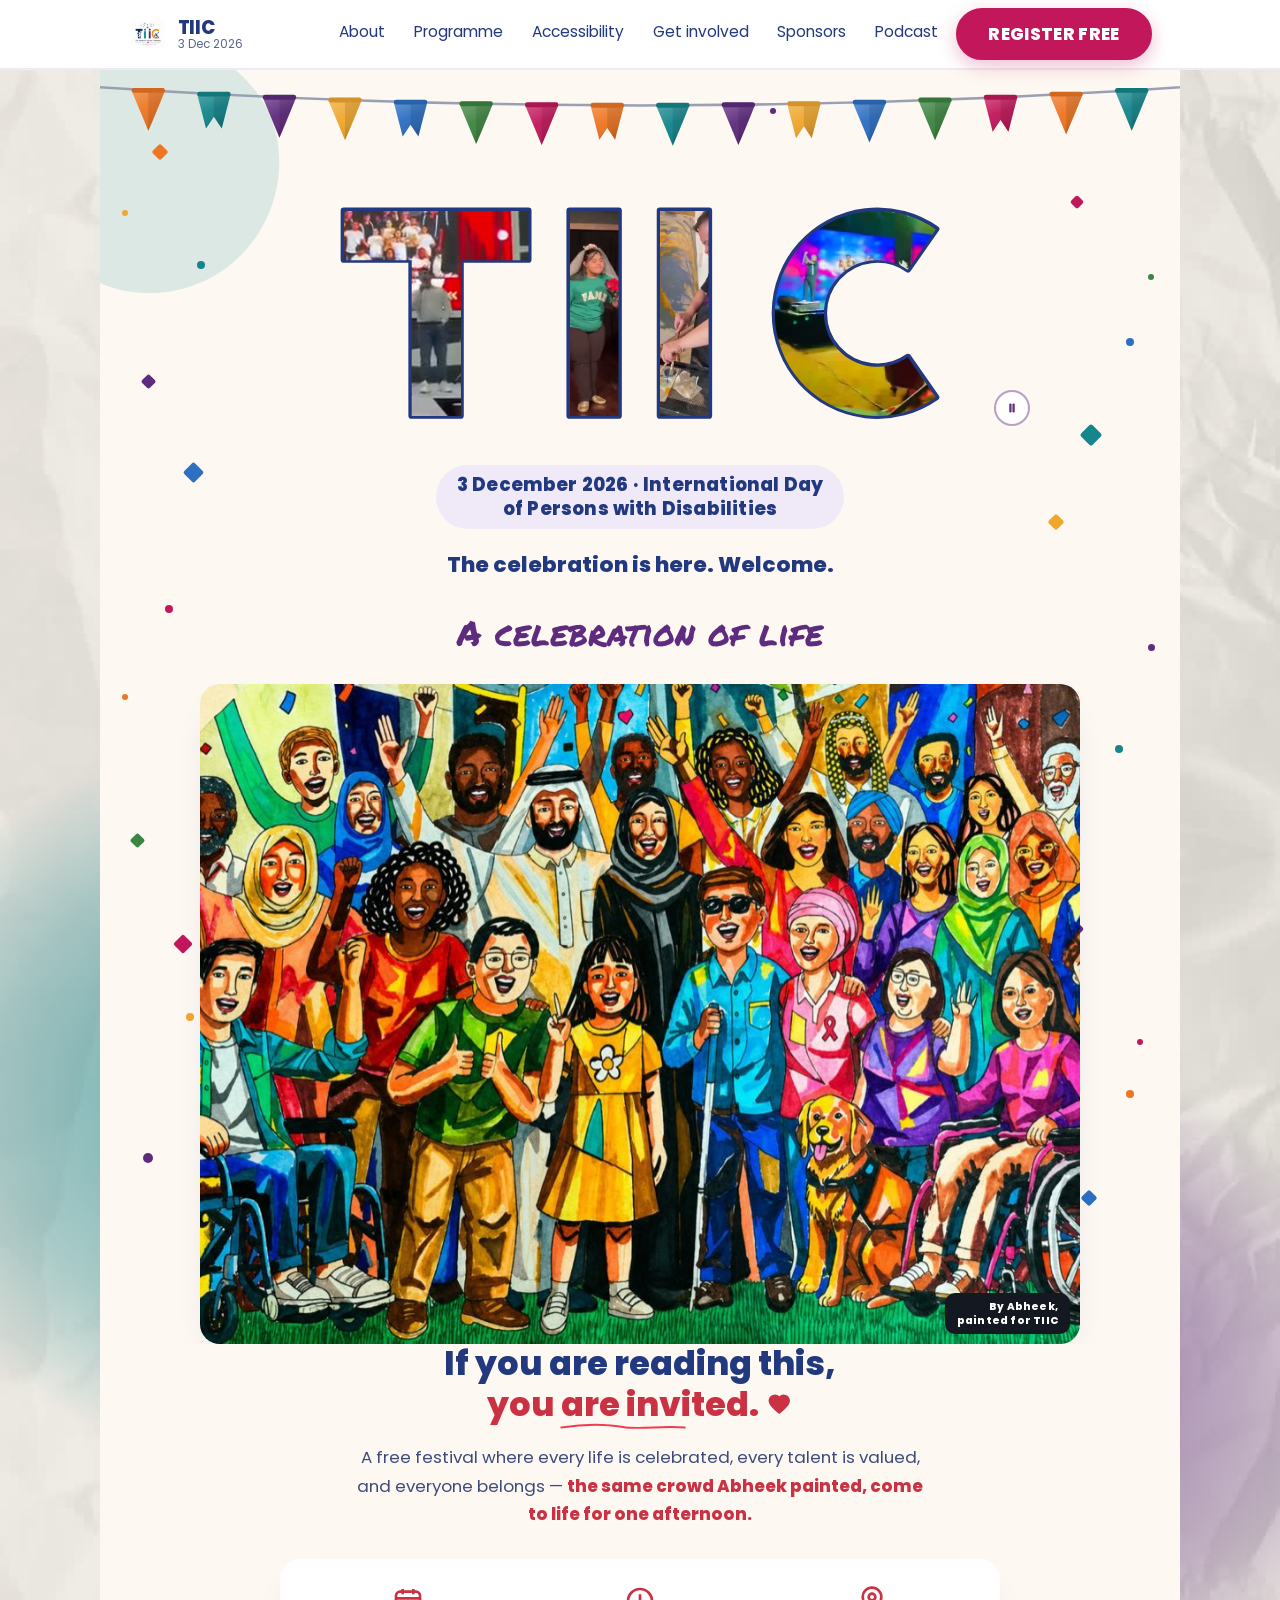
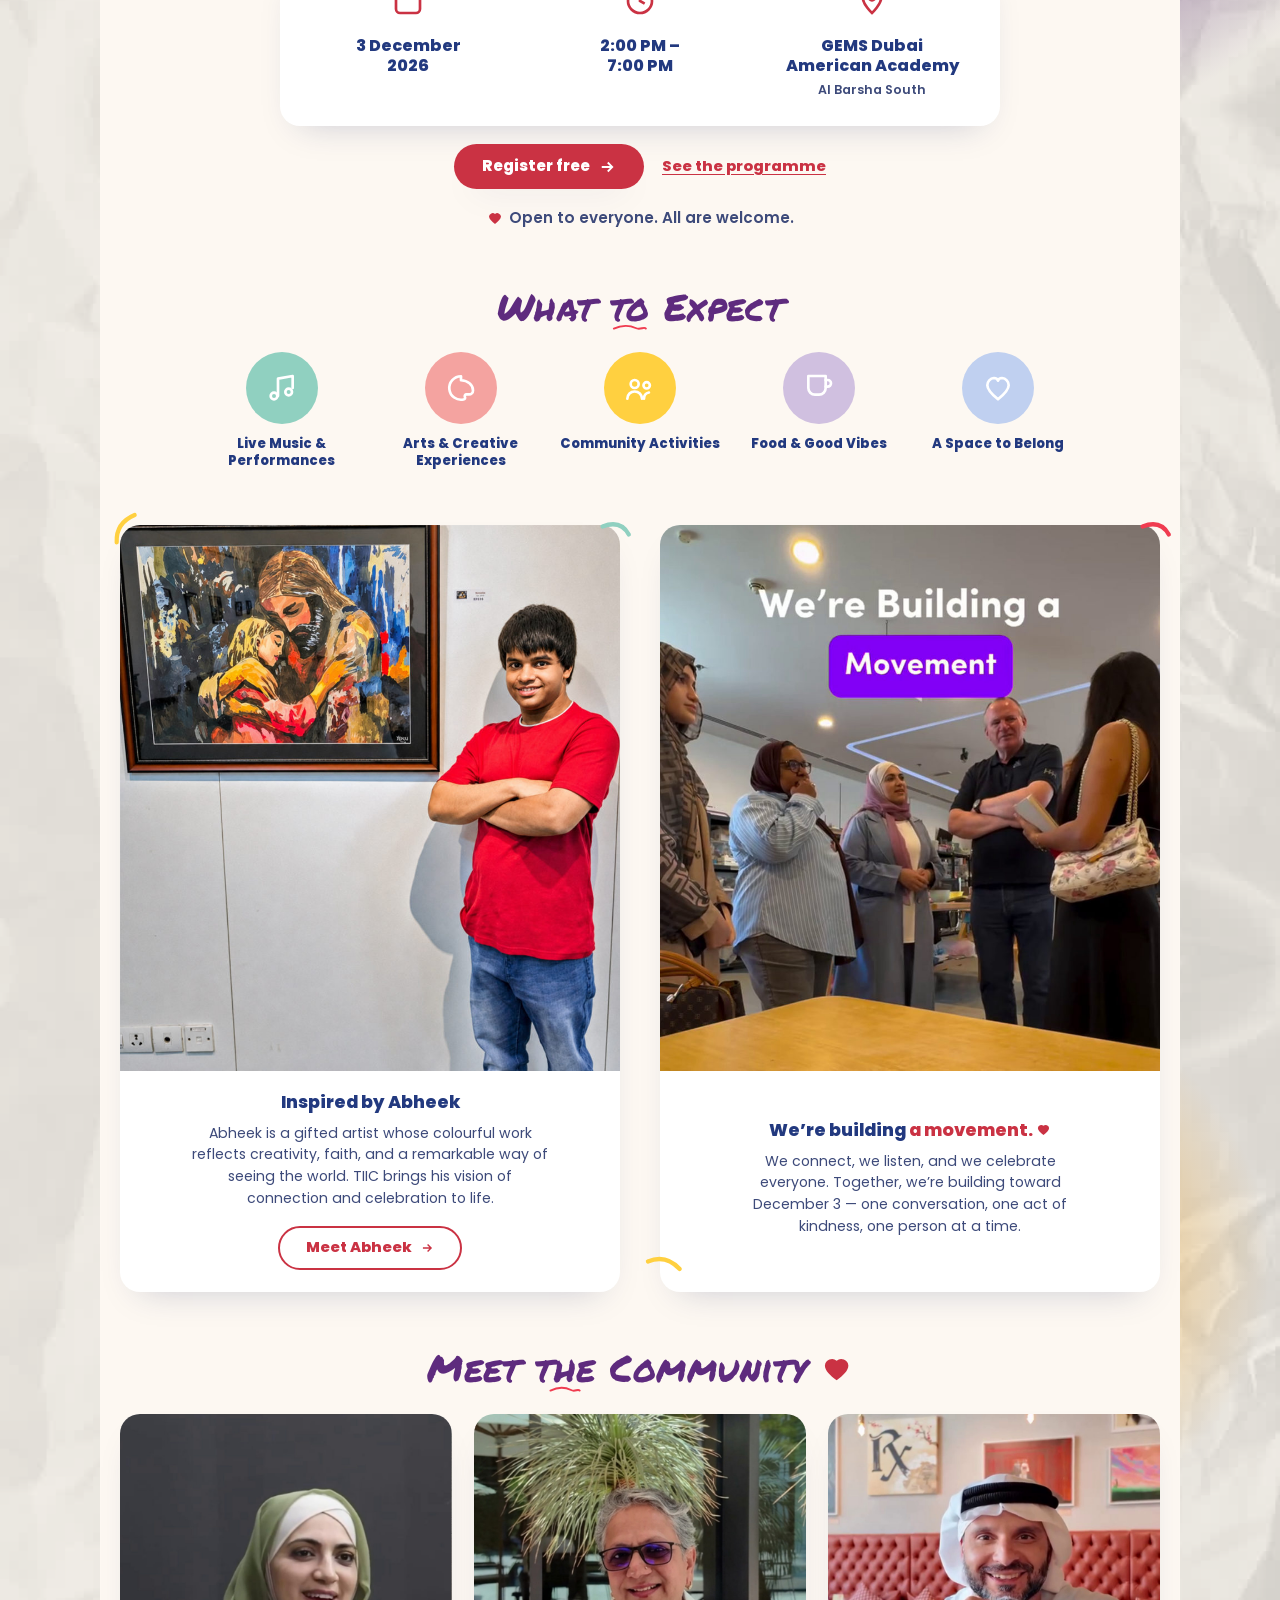
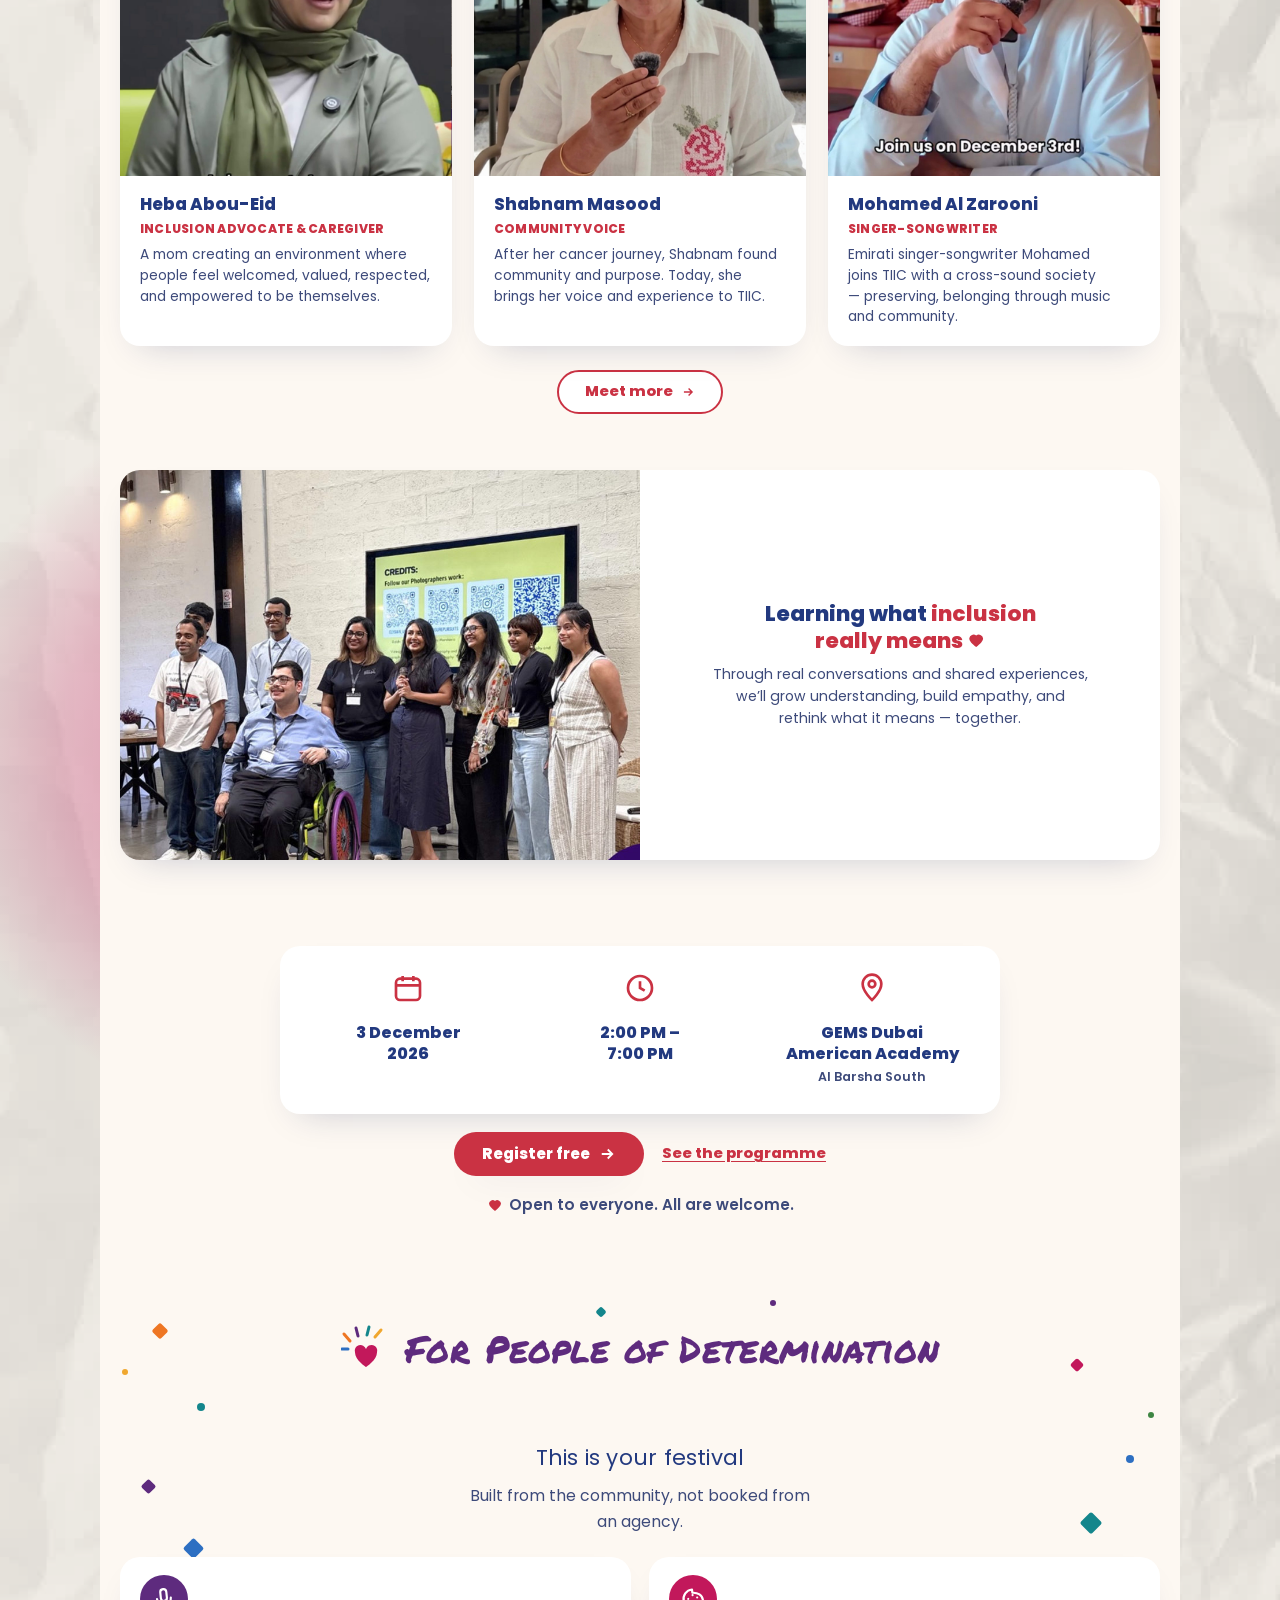
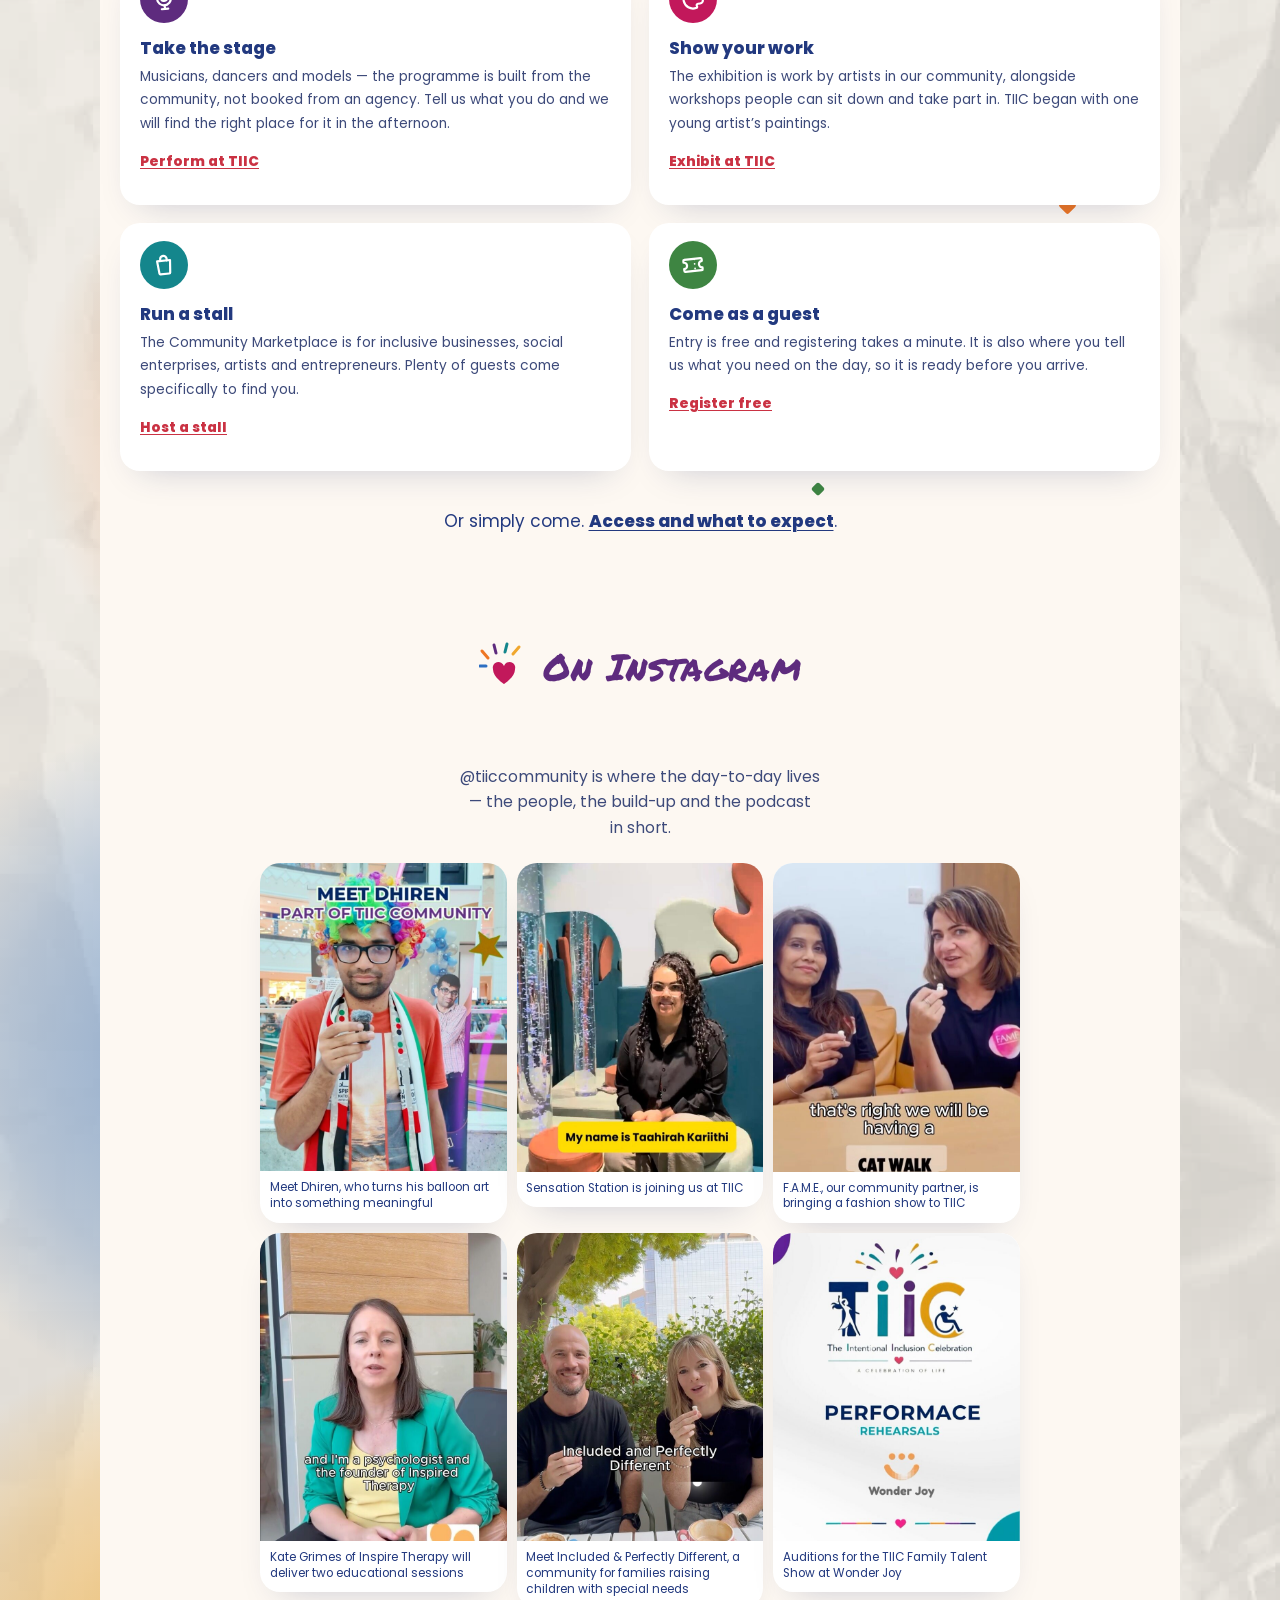
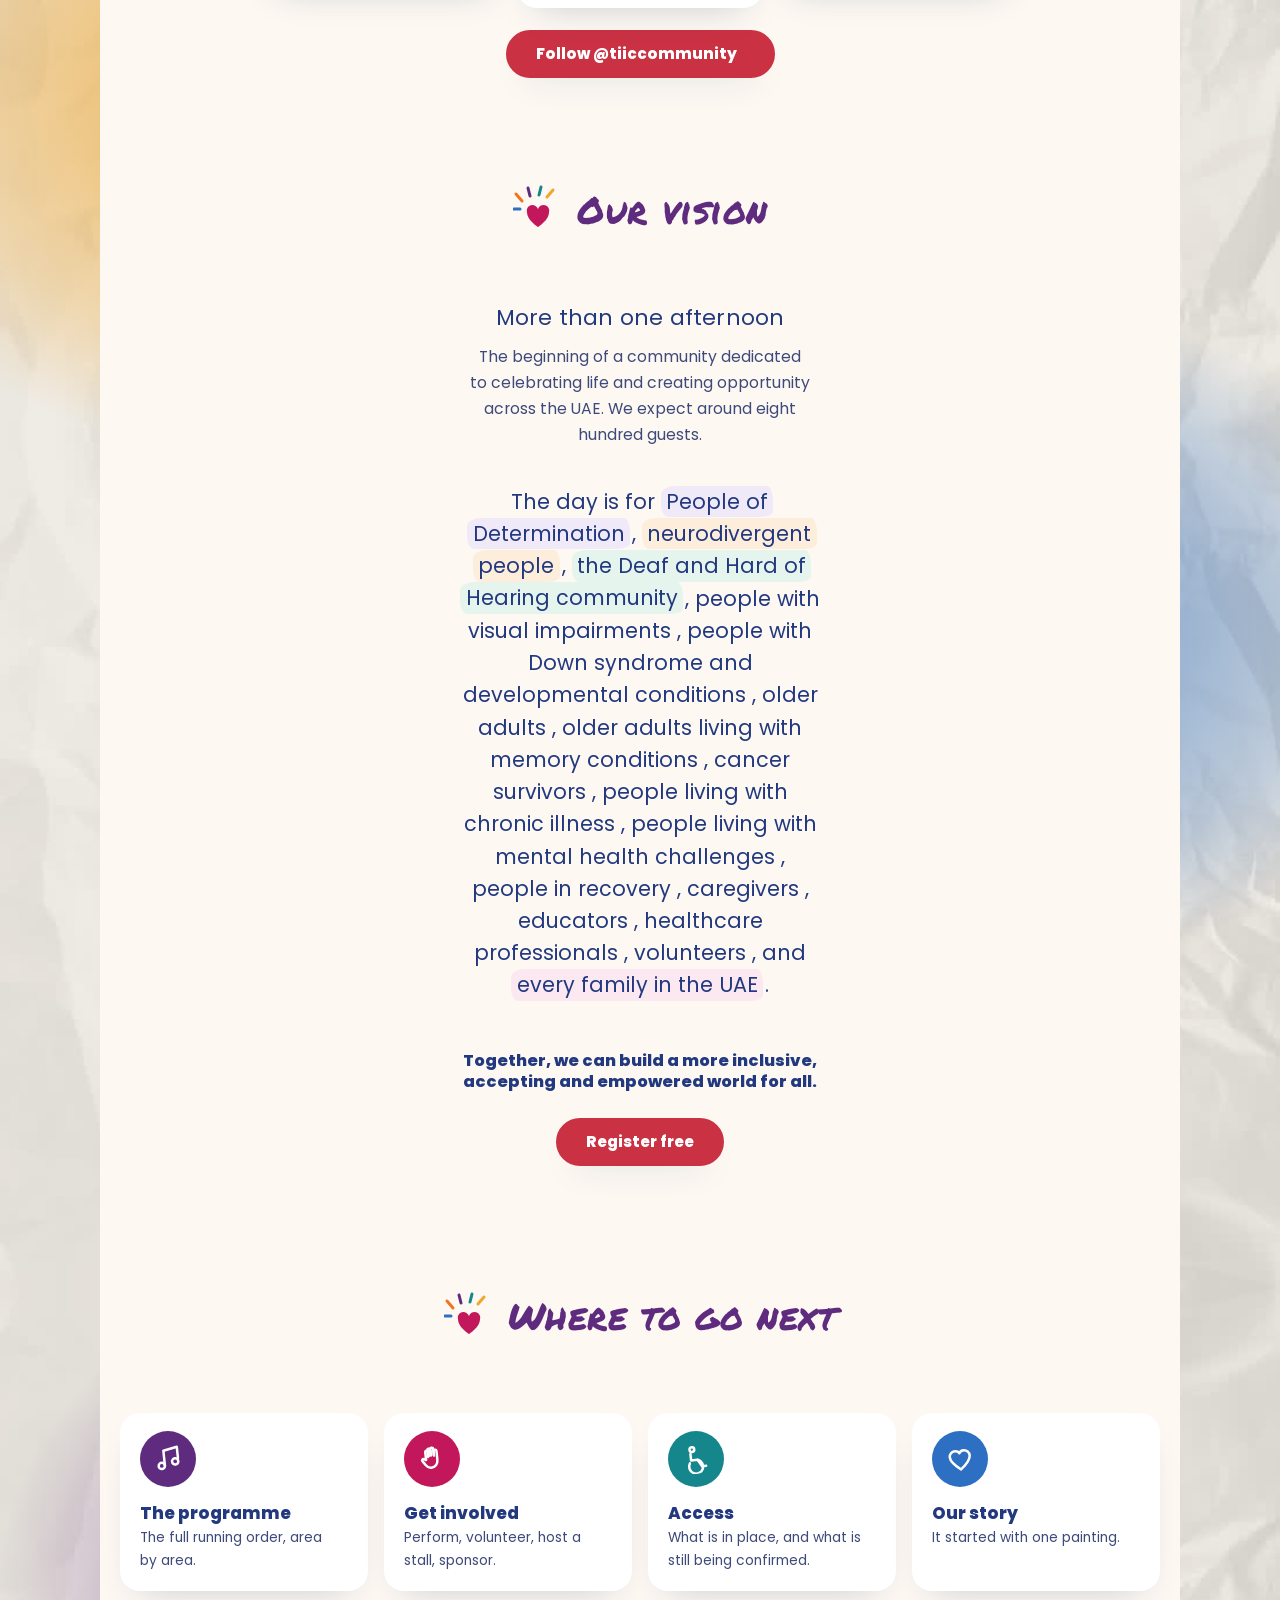
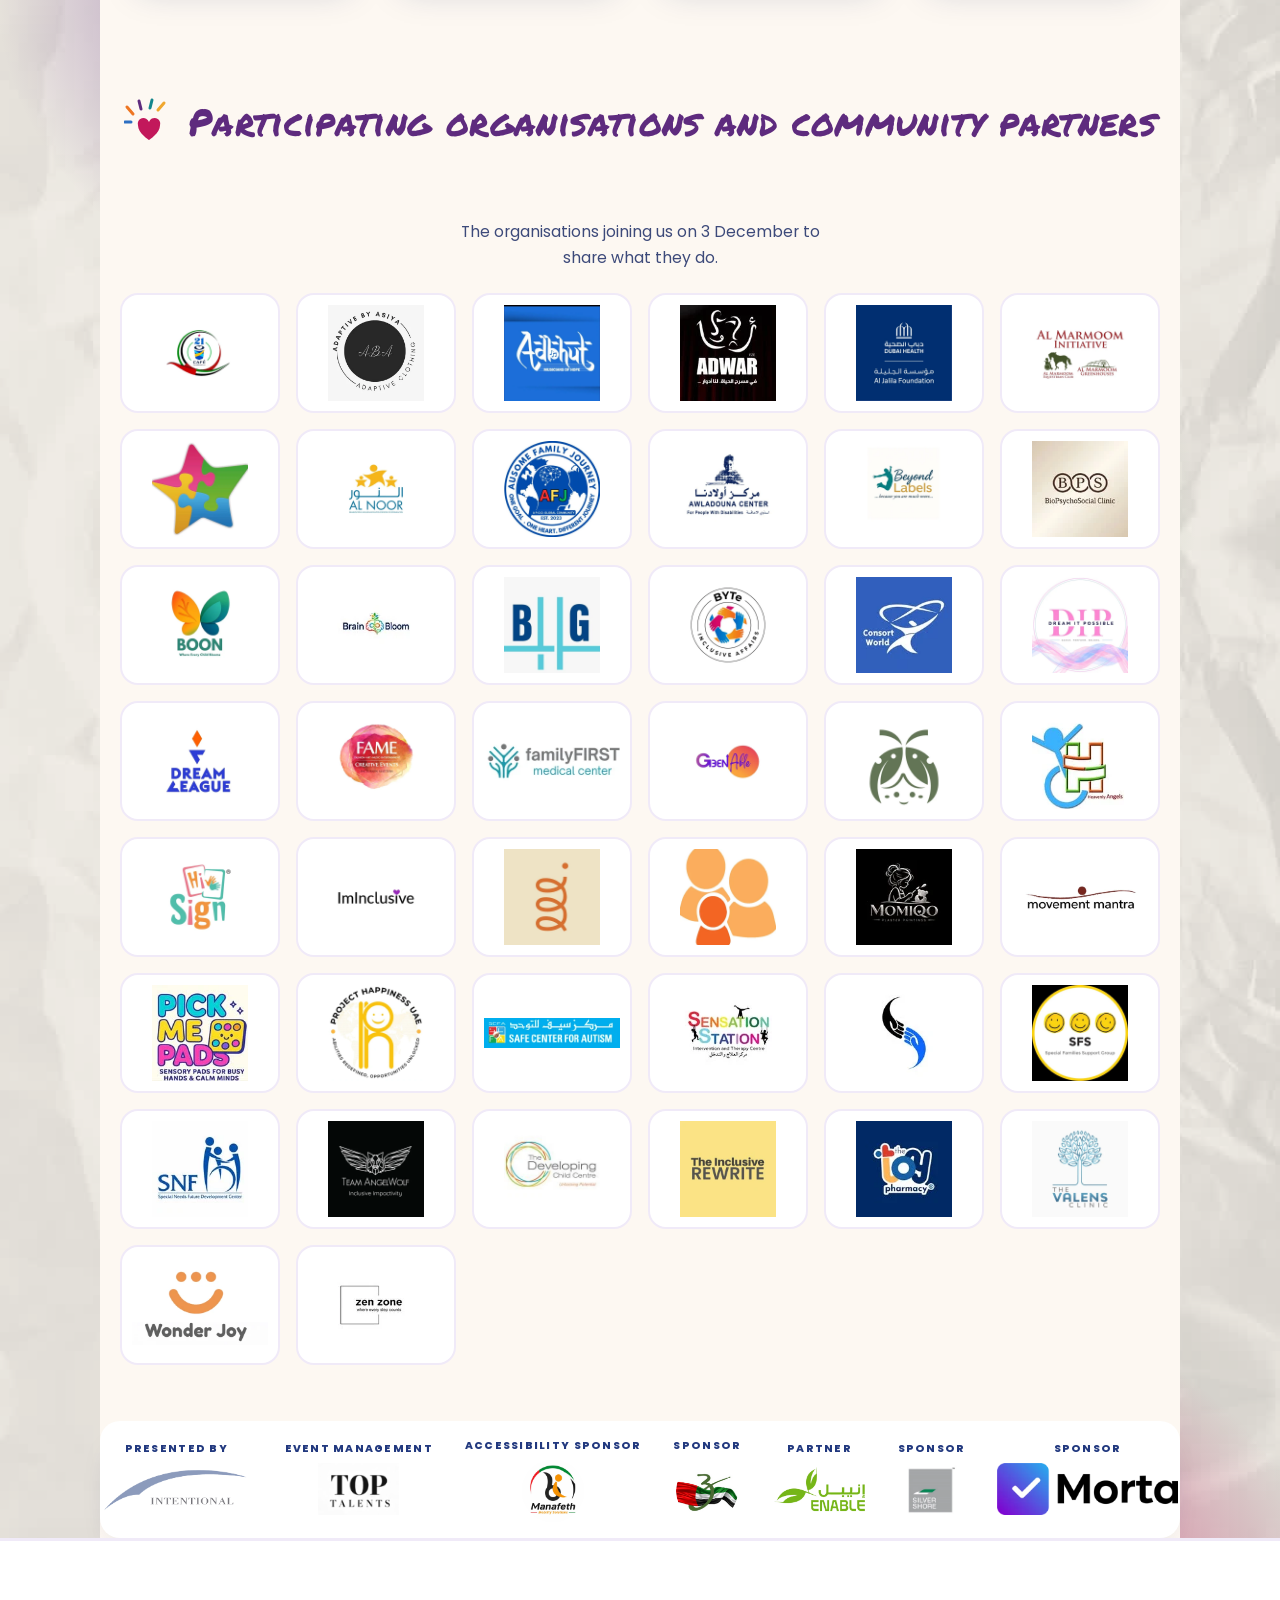
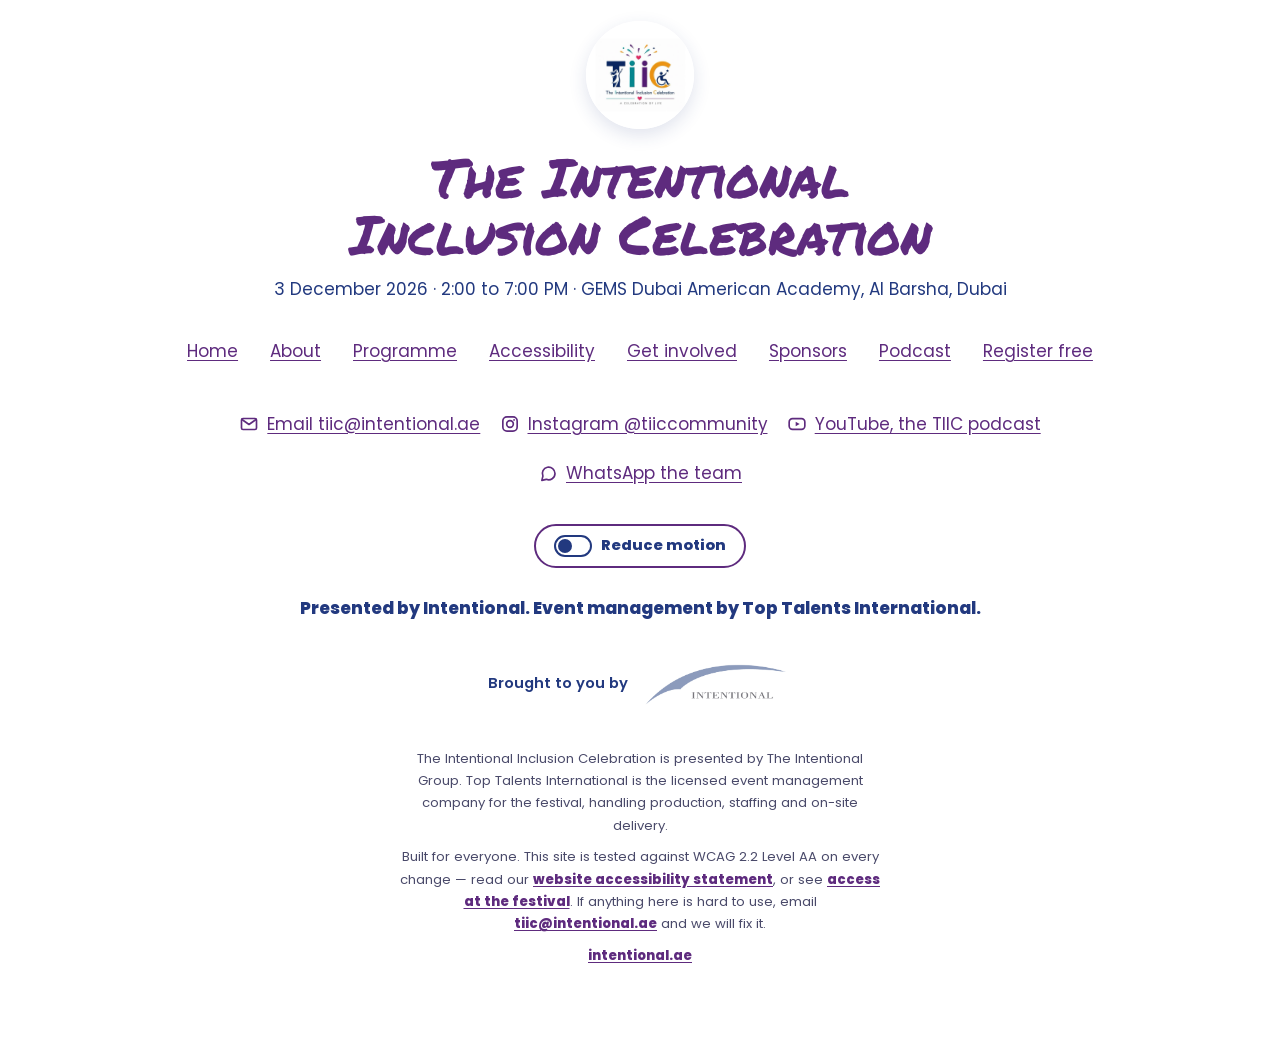
<file: index.html>
<!DOCTYPE html><html lang="en"> <head><meta charset="utf-8"><meta name="viewport" content="width=device-width, initial-scale=1"><link rel="canonical" href="https://tiic.intentional.ae/"><link rel="icon" href="/favicon.png" type="image/png"><link rel="apple-touch-icon" href="/favicon.png"><link rel="manifest" href="/site.webmanifest"><meta name="theme-color" content="#5E2B7E"><title>The Intentional Inclusion Celebration · 3 December 2026, Dubai</title><meta name="description" content="A free festival celebrating life and inclusion. 3 December 2026, 2 to 7 PM, GEMS Dubai American Academy, Dubai. Everyone welcome."><meta property="og:type" content="website"><meta property="og:title" content="The Intentional Inclusion Celebration · 3 December 2026, Dubai"><meta property="og:description" content="A free festival celebrating life and inclusion. 3 December 2026, 2 to 7 PM, GEMS Dubai American Academy, Dubai. Everyone welcome."><meta property="og:image" content="https://tiic.intentional.ae/assets/tiic-og.jpg"><meta property="og:image:width" content="1200"><meta property="og:image:height" content="630"><meta property="og:image:alt" content="The Intentional Inclusion Celebration, 3 Dec 2026"><meta property="og:url" content="https://tiic.intentional.ae/"><meta property="og:locale" content="en_AE"><meta property="og:site_name" content="The Intentional Inclusion Celebration"><meta name="twitter:card" content="summary_large_image"><meta name="twitter:title" content="The Intentional Inclusion Celebration · 3 December 2026, Dubai"><meta name="twitter:description" content="A free festival celebrating life and inclusion. 3 December 2026, 2 to 7 PM, GEMS Dubai American Academy, Dubai. Everyone welcome."><meta name="twitter:image" content="https://tiic.intentional.ae/assets/tiic-og.jpg"><meta name="twitter:image:alt" content="The Intentional Inclusion Celebration, 3 Dec 2026"><link rel="preload" href="/fonts/poppins-400.woff2" as="font" type="font/woff2" crossorigin><link rel="preload" href="/fonts/poppins-800.woff2" as="font" type="font/woff2" crossorigin><link rel="preload" href="/fonts/poppins-600.woff2" as="font" type="font/woff2" crossorigin><script type="application/ld+json">{"@context":"https://schema.org","@type":"Event","name":"The Intentional Inclusion Celebration","startDate":"2026-12-03T14:00:00+04:00","endDate":"2026-12-03T19:00:00+04:00","eventStatus":"https://schema.org/EventScheduled","eventAttendanceMode":"https://schema.org/OfflineEventAttendanceMode","isAccessibleForFree":true,"description":"The Intentional Inclusion Celebration is a free festival on 3 December 2026, 2:00 to 7:00 PM at GEMS Dubai American Academy, Al Barsha, Dubai. Free entry, everyone welcome.","url":"https://tiic.intentional.ae/","image":"https://tiic.intentional.ae/assets/tiic-og.jpg","location":{"@type":"Place","name":"GEMS Dubai American Academy","address":{"@type":"PostalAddress","addressLocality":"Al Barsha","addressRegion":"Dubai","addressCountry":"AE"}},"organizer":{"@type":"Organization","name":"The Intentional Group","url":"https://intentional.ae","sameAs":["https://instagram.com/tiiccommunity","https://www.youtube.com/@TheIntentionalInclusionCelebra"]},"offers":{"@type":"Offer","price":"0","priceCurrency":"AED","availability":"https://schema.org/InStock","url":"https://tiic.intentional.ae/register/","validFrom":"2026-09-07T00:00:00+04:00"}}</script><script type="application/ld+json">{"@context":"https://schema.org","@graph":[{"@type":"Organization","@id":"https://tiic.intentional.ae/#organization","name":"The Intentional Inclusion Celebration","alternateName":"TIIC","url":"https://tiic.intentional.ae/","logo":"https://tiic.intentional.ae/assets/tiic-logo.png","email":"tiic@intentional.ae","sameAs":["https://instagram.com/tiiccommunity","https://www.youtube.com/@TheIntentionalInclusionCelebra"],"parentOrganization":{"@type":"Organization","name":"The Intentional Group","url":"https://intentional.ae/"}},{"@type":"WebSite","@id":"https://tiic.intentional.ae/#website","name":"The Intentional Inclusion Celebration","url":"https://tiic.intentional.ae/","inLanguage":"en-AE","publisher":{"@id":"https://tiic.intentional.ae/#organization"}}]}</script><!--
      Set before paint, so the no-JS navigation never flashes open and no
      animation ever starts before we know whether it is wanted.

      data-motion is the single gate every animation in tiic.css keys off.
      The visitor's own choice wins; failing that, the operating system's
      setting decides. localStorage is wrapped because Safari throws on read
      in some private modes, and a thrown error here would take the whole
      inline script with it.
    --><script>
      (function () {
        var root = document.documentElement;
        root.classList.add('js');
        var choice = null;
        try { choice = localStorage.getItem('tiic-motion'); } catch (e) {}
        if (choice !== 'full' && choice !== 'reduce') {
          choice = window.matchMedia('(prefers-reduced-motion: reduce)').matches ? 'reduce' : 'full';
        }
        root.setAttribute('data-motion', choice);
      })();
    </script><link rel="stylesheet" href="/_astro/tiic.rwm_xhSe.css"><link rel="stylesheet" href="/_astro/BuntingCloth.BaNbUv2J.css"><style>.home .hero{text-align:center;background:0 0;padding-block:clamp(6rem,14vw,7.5rem) 0}.home .hero-inner{max-width:none;box-shadow:none;background:0 0;border-radius:0;margin-inline:auto;padding:0 20px}.home .hero-date{margin-bottom:1.1rem;padding:.5rem 1.2rem;font-size:clamp(.95rem,3.4vw,1.15rem)}.home .t-wordmark-tagline{margin-bottom:0;font-size:clamp(1.6rem,7vw,2.2rem)}.home .hero-figure{border-radius:var(--h-radius);max-width:none;box-shadow:var(--h-shadow);margin:34px 0 0;position:relative;overflow:hidden}.home .hero-figure img{aspect-ratio:4/3;object-fit:cover;object-position:center 30%;width:100%;height:auto;box-shadow:none;border:0;border-radius:0}.home .hero-figure figcaption{color:#fff;letter-spacing:.02em;text-align:right;background:#141821;border-radius:10px;margin:0;padding:7px 12px;font-size:.64rem;font-weight:700;line-height:1.35;position:absolute;bottom:10px;right:10px}.home .h-expect{text-align:center;grid-template-columns:repeat(5,1fr);gap:8px;margin:0;padding:0;list-style:none;display:grid}@media (width<=380px){.home .h-expect{grid-template-columns:repeat(3,1fr);row-gap:20px}}.home .h-circle{background:var(--c);color:#fff;border-radius:50%;justify-content:center;align-items:center;width:56px;max-width:100%;height:56px;margin:0 auto 8px;display:flex}.home .h-circle svg{width:24px;height:24px}.home .h-expect-label{color:var(--navy);font-size:.66rem;font-weight:700;line-height:1.25;display:block}.home .pod-close,.home .people-more,.home .social-follow,.home .lead{text-align:center;margin-inline:auto}.home .lead{max-width:42ch}.home .pod-route,.home .next-card,.home .social-post a{--rest-tilt:rotate(0deg);background:var(--h-card);border-radius:var(--h-radius);box-shadow:var(--h-shadow)}.home .next-card:hover,.home .next-card:focus-within,.home .social-post a:hover,.home .social-post a:focus-visible{box-shadow:var(--h-shadow-lift)}.home .pod-route,.home .next-card{padding:18px 20px}.home .pod-route h3,.home .next-card h3{font-size:1.05rem}.home .pod-route p,.home .next-card p{color:var(--h-navy-soft);font-size:.86rem}.home .pod-cta a,.home .people-more a,.home .pod-close a,.home .next-card h3 a{color:var(--navy)}.home .pod-cta a{color:var(--h-crimson-text)}.home .pod-routes,.home .next-grid{grid-template-columns:repeat(auto-fit,minmax(min(100%,210px),1fr));gap:12px;margin-top:22px}.home .social-strip{gap:10px;margin-block:22px}.home .social-caption{font-size:.74rem}.home .welcome-roll{max-width:28ch;font-size:clamp(1.05rem,4.2vw,1.3rem)}.home .join-close{text-transform:none;color:var(--navy);max-width:34ch;margin-inline:auto;font-size:1.02rem;font-weight:700}.home .sponsor-banner{border-radius:var(--h-radius);box-shadow:var(--h-shadow);border:none;margin-top:56px;padding-block:16px;overflow:hidden}.home .sponsor-track{gap:2rem}@media (width>=900px){.home>.section:has(.h-feature){grid-column:span 1;display:flex}.home>.section:has(.h-feature)>.h-feature{flex-direction:column;flex:1;display:flex}.home .h-feature .h-feature-txt{flex-direction:column;flex:1;justify-content:center;display:flex}.home .h-feature .h-btn-wrap{margin-top:auto;padding-top:12px}.home .hero-figure{max-width:880px;margin-inline:auto}.home .h-expect{gap:16px;max-width:880px;margin-inline:auto}.home .h-circle{width:72px;height:72px;margin-bottom:12px}.home .h-circle svg{width:32px;height:32px}.home .h-expect-label{font-size:.82rem}.home .pod-routes{grid-template-columns:repeat(2,minmax(0,1fr));gap:18px}.home .next-grid{grid-template-columns:repeat(4,minmax(0,1fr));gap:16px}.home .social-strip{grid-template-columns:repeat(3,minmax(0,1fr));max-width:760px;margin-inline:auto}}
</style></head> <body>  <div class="shapefields" aria-hidden="true"> <div class="shapefield shapefield--keep" style="background-image:radial-gradient(closest-side, rgba(20,134,140,0.54) 0 28%, rgba(20,134,140,0.29700000000000004) 58%, transparent 82%),radial-gradient(closest-side, rgba(240,167,46,0.62) 0 28%, rgba(240,167,46,0.341) 58%, transparent 82%);background-size:92vw 72vw,78vw 61vw;background-position:8% 10%,74% 27%;--tx:12%;--ty:-270px;--dur:17s;--dly:-3s"></div><div class="shapefield" style="background-image:radial-gradient(closest-side, rgba(94,43,126,0.51) 0 28%, rgba(94,43,126,0.2805) 58%, transparent 82%),radial-gradient(closest-side, rgba(194,24,91,0.44) 0 28%, rgba(194,24,91,0.24200000000000002) 58%, transparent 82%);background-size:86vw 67vw,96vw 75vw;background-position:88% 13%,18% 37%;--tx:-13%;--ty:250px;--dur:23s;--dly:-11s"></div><div class="shapefield shapefield--keep" style="background-image:radial-gradient(closest-side, rgba(238,118,35,0.51) 0 28%, rgba(238,118,35,0.2805) 58%, transparent 82%),radial-gradient(closest-side, rgba(45,111,194,0.44) 0 28%, rgba(45,111,194,0.24200000000000002) 58%, transparent 82%);background-size:104vw 81vw,82vw 64vw;background-position:40% 49%,92% 66%;--tx:11%;--ty:300px;--dur:14s;--dly:-17s"></div><div class="shapefield" style="background-image:radial-gradient(closest-side, rgba(240,167,46,0.56) 0 28%, rgba(240,167,46,0.30800000000000005) 58%, transparent 82%),radial-gradient(closest-side, rgba(62,133,66,0.44) 0 28%, rgba(62,133,66,0.24200000000000002) 58%, transparent 82%);background-size:90vw 70vw,88vw 69vw;background-position:4% 61%,62% 80%;--tx:-12%;--ty:-285px;--dur:26s;--dly:-8s"></div><div class="shapefield" style="background-image:radial-gradient(closest-side, rgba(94,43,126,0.44) 0 28%, rgba(94,43,126,0.24200000000000002) 58%, transparent 82%),radial-gradient(closest-side, rgba(194,24,91,0.49) 0 28%, rgba(194,24,91,0.2695) 58%, transparent 82%);background-size:84vw 66vw,94vw 73vw;background-position:26% 75%,80% 91%;--tx:13%;--ty:235px;--dur:20s;--dly:-21s"></div><div class="shapefield" style="background-image:radial-gradient(closest-side, rgba(62,133,66,0.4) 0 28%, rgba(62,133,66,0.22000000000000003) 58%, transparent 82%),radial-gradient(closest-side, rgba(45,111,194,0.44) 0 28%, rgba(45,111,194,0.24200000000000002) 58%, transparent 82%);background-size:98vw 76vw,92vw 72vw;background-position:56% 20%,10% 55%;--tx:-11%;--ty:265px;--dur:19s;--dly:-14s"></div> </div> <a class="skip-link" href="#main-content">Skip to content</a> <header class="site-header"> <div class="wrap site-header-inner"> <a class="brand" href="/" aria-label="The Intentional Inclusion Celebration, home"> <img class="brand-badge" src="/favicon.png" width="512" height="512" alt=""> <span class="brand-text"> <span class="brand-name">TIIC</span> <span class="brand-date">3 Dec 2026</span> </span> </a> <button class="nav-toggle" type="button" aria-expanded="false" aria-controls="primary-nav" hidden> <span class="nav-toggle-bars" aria-hidden="true"><span></span><span></span><span></span></span>
Menu
</button> <nav id="primary-nav" class="primary-nav" aria-label="Primary"> <ul> <li> <a href="/about/"> About </a> </li><li> <a href="/programme/"> Programme </a> </li><li> <a href="/accessibility/"> Accessibility </a> </li><li> <a href="/get-involved/"> Get involved </a> </li><li> <a href="/sponsors/"> Sponsors </a> </li><li> <a href="/podcast/"> Podcast </a> </li> <li class="nav-cta-item"> <a class="btn btn--sm" href="/register/"> Register free </a> </li> </ul> </nav> </div> </header><script type="module">var e=document.querySelector(`.nav-toggle`),t=document.getElementById(`primary-nav`),n=document.querySelector(`.site-header`);if(e&&t&&n){e.hidden=!1,n.classList.add(`has-toggle`);let t=()=>window.matchMedia(`(max-width: 899px)`).matches,r=t=>{e.setAttribute(`aria-expanded`,String(t)),n.classList.toggle(`nav-open`,t)};e.addEventListener(`click`,()=>{r(e.getAttribute(`aria-expanded`)!==`true`)}),document.addEventListener(`keydown`,t=>{t.key===`Escape`&&e.getAttribute(`aria-expanded`)===`true`&&(r(!1),e.focus())}),n.addEventListener(`focusout`,e=>{if(!t())return;let i=e.relatedTarget;i&&n.contains(i)||r(!1)}),window.matchMedia(`(max-width: 899px)`).addEventListener(`change`,()=>r(!1))}if(n){let e=n,t=!1,r=()=>{t=!1,e.classList.toggle(`is-stuck`,window.scrollY>8)};window.addEventListener(`scroll`,()=>{t||(t=!0,requestAnimationFrame(r))},{passive:!0}),r()}</script>  <main id="main-content" class="v2 home"> <!-- ===================== HERO ===================== --><div class="hero"> <div class="bunting bunting--rich" aria-hidden="true"> <svg viewBox="0 0 1200 120" preserveAspectRatio="xMidYMin slice" xmlns="http://www.w3.org/2000/svg"> <defs>  <linearGradient id="sheen" x1="0" y1="0" x2="0.35" y2="1"> <stop offset="0%" stop-color="#fff" stop-opacity="0.26"></stop> <stop offset="55%" stop-color="#fff" stop-opacity="0.04"></stop> <stop offset="100%" stop-color="#000" stop-opacity="0.10"></stop> </linearGradient> </defs> <path d="M0 14 Q600 58 1200 14" fill="none" stroke="#9aa0b4" stroke-width="2.5" stroke-linecap="round"></path> <g style="--sway-delay:0ms"> <path d="M16.333333333333336,16.376543209876544 L50.333333333333336,16.376543209876544 Q40.333333333333336,41.376543209876544 33.333333333333336,57.376543209876544 Q26.333333333333336,41.376543209876544 Z" fill="#C2185B"></path> <path d="M16.333333333333336,16.376543209876544 L50.333333333333336,16.376543209876544 Q40.333333333333336,41.376543209876544 33.333333333333336,57.376543209876544 Q26.333333333333336,41.376543209876544 Z" fill="url(#sheen)"></path> <path d="M33.333333333333336,16.376543209876544 L50.333333333333336,16.376543209876544 Q40.333333333333336,41.376543209876544 33.333333333333336,57.376543209876544 Z" fill="#000" opacity="0.10"></path> <rect x="16.333333333333336" y="13.876543209876544" width="34" height="5" rx="2.5" fill="#C2185B"></rect> <rect x="16.333333333333336" y="13.876543209876544" width="34" height="5" rx="2.5" fill="#000" opacity="0.12"></rect> </g><g style="--sway-delay:95ms"> <path d="M83,20.72222222222222 L117,20.72222222222222 Q107,45.72222222222222 100,61.72222222222222 Q93,45.72222222222222 Z" fill="#EE7623"></path> <path d="M83,20.72222222222222 L117,20.72222222222222 Q107,45.72222222222222 100,61.72222222222222 Q93,45.72222222222222 Z" fill="url(#sheen)"></path> <path d="M100,20.72222222222222 L117,20.72222222222222 Q107,45.72222222222222 100,61.72222222222222 Z" fill="#000" opacity="0.10"></path> <rect x="83" y="18.22222222222222" width="34" height="5" rx="2.5" fill="#EE7623"></rect> <rect x="83" y="18.22222222222222" width="34" height="5" rx="2.5" fill="#000" opacity="0.12"></rect> </g><g style="--sway-delay:190ms"> <path d="M149.66666666666669,24.524691358024693 L183.66666666666669,24.524691358024693 L174.66666666666669,59.5246913580247 L166.66666666666669,47.5246913580247 L158.66666666666669,59.5246913580247 Z" fill="#14868C"></path> <path d="M149.66666666666669,24.524691358024693 L183.66666666666669,24.524691358024693 L174.66666666666669,59.5246913580247 L166.66666666666669,47.5246913580247 L158.66666666666669,59.5246913580247 Z" fill="url(#sheen)"></path> <path d="M166.66666666666669,24.524691358024693 L183.66666666666669,24.524691358024693 L174.66666666666669,59.5246913580247 L166.66666666666669,47.5246913580247 Z" fill="#000" opacity="0.10"></path> <rect x="149.66666666666669" y="22.024691358024693" width="34" height="5" rx="2.5" fill="#14868C"></rect> <rect x="149.66666666666669" y="22.024691358024693" width="34" height="5" rx="2.5" fill="#000" opacity="0.12"></rect> </g><g style="--sway-delay:285ms"> <path d="M216.33333333333334,27.78395061728395 L250.33333333333334,27.78395061728395 Q240.33333333333334,52.78395061728395 233.33333333333334,68.78395061728395 Q226.33333333333334,52.78395061728395 Z" fill="#5E2B7E"></path> <path d="M216.33333333333334,27.78395061728395 L250.33333333333334,27.78395061728395 Q240.33333333333334,52.78395061728395 233.33333333333334,68.78395061728395 Q226.33333333333334,52.78395061728395 Z" fill="url(#sheen)"></path> <path d="M233.33333333333334,27.78395061728395 L250.33333333333334,27.78395061728395 Q240.33333333333334,52.78395061728395 233.33333333333334,68.78395061728395 Z" fill="#000" opacity="0.10"></path> <rect x="216.33333333333334" y="25.28395061728395" width="34" height="5" rx="2.5" fill="#5E2B7E"></rect> <rect x="216.33333333333334" y="25.28395061728395" width="34" height="5" rx="2.5" fill="#000" opacity="0.12"></rect> </g><g style="--sway-delay:380ms"> <path d="M283,30.5 L317,30.5 Q307,55.5 300,71.5 Q293,55.5 Z" fill="#F0A72E"></path> <path d="M283,30.5 L317,30.5 Q307,55.5 300,71.5 Q293,55.5 Z" fill="url(#sheen)"></path> <path d="M300,30.5 L317,30.5 Q307,55.5 300,71.5 Z" fill="#000" opacity="0.10"></path> <rect x="283" y="28" width="34" height="5" rx="2.5" fill="#F0A72E"></rect> <rect x="283" y="28" width="34" height="5" rx="2.5" fill="#000" opacity="0.12"></rect> </g><g style="--sway-delay:475ms"> <path d="M349.6666666666667,32.67283950617284 L383.6666666666667,32.67283950617284 L374.6666666666667,67.67283950617283 L366.6666666666667,55.67283950617284 L358.6666666666667,67.67283950617283 Z" fill="#2D6FC2"></path> <path d="M349.6666666666667,32.67283950617284 L383.6666666666667,32.67283950617284 L374.6666666666667,67.67283950617283 L366.6666666666667,55.67283950617284 L358.6666666666667,67.67283950617283 Z" fill="url(#sheen)"></path> <path d="M366.6666666666667,32.67283950617284 L383.6666666666667,32.67283950617284 L374.6666666666667,67.67283950617283 L366.6666666666667,55.67283950617284 Z" fill="#000" opacity="0.10"></path> <rect x="349.6666666666667" y="30.172839506172842" width="34" height="5" rx="2.5" fill="#2D6FC2"></rect> <rect x="349.6666666666667" y="30.172839506172842" width="34" height="5" rx="2.5" fill="#000" opacity="0.12"></rect> </g><g style="--sway-delay:570ms"> <path d="M416.3333333333333,34.30246913580247 L450.3333333333333,34.30246913580247 Q440.3333333333333,59.30246913580247 433.3333333333333,75.30246913580247 Q426.3333333333333,59.30246913580247 Z" fill="#3E8542"></path> <path d="M416.3333333333333,34.30246913580247 L450.3333333333333,34.30246913580247 Q440.3333333333333,59.30246913580247 433.3333333333333,75.30246913580247 Q426.3333333333333,59.30246913580247 Z" fill="url(#sheen)"></path> <path d="M433.3333333333333,34.30246913580247 L450.3333333333333,34.30246913580247 Q440.3333333333333,59.30246913580247 433.3333333333333,75.30246913580247 Z" fill="#000" opacity="0.10"></path> <rect x="416.3333333333333" y="31.80246913580247" width="34" height="5" rx="2.5" fill="#3E8542"></rect> <rect x="416.3333333333333" y="31.80246913580247" width="34" height="5" rx="2.5" fill="#000" opacity="0.12"></rect> </g><g style="--sway-delay:665ms"> <path d="M483,35.388888888888886 L517,35.388888888888886 Q507,60.388888888888886 500,76.38888888888889 Q493,60.388888888888886 Z" fill="#C2185B"></path> <path d="M483,35.388888888888886 L517,35.388888888888886 Q507,60.388888888888886 500,76.38888888888889 Q493,60.388888888888886 Z" fill="url(#sheen)"></path> <path d="M500,35.388888888888886 L517,35.388888888888886 Q507,60.388888888888886 500,76.38888888888889 Z" fill="#000" opacity="0.10"></path> <rect x="483" y="32.888888888888886" width="34" height="5" rx="2.5" fill="#C2185B"></rect> <rect x="483" y="32.888888888888886" width="34" height="5" rx="2.5" fill="#000" opacity="0.12"></rect> </g><g style="--sway-delay:760ms"> <path d="M549.6666666666667,35.932098765432094 L583.6666666666667,35.932098765432094 L574.6666666666667,70.9320987654321 L566.6666666666667,58.932098765432094 L558.6666666666667,70.9320987654321 Z" fill="#EE7623"></path> <path d="M549.6666666666667,35.932098765432094 L583.6666666666667,35.932098765432094 L574.6666666666667,70.9320987654321 L566.6666666666667,58.932098765432094 L558.6666666666667,70.9320987654321 Z" fill="url(#sheen)"></path> <path d="M566.6666666666667,35.932098765432094 L583.6666666666667,35.932098765432094 L574.6666666666667,70.9320987654321 L566.6666666666667,58.932098765432094 Z" fill="#000" opacity="0.10"></path> <rect x="549.6666666666667" y="33.432098765432094" width="34" height="5" rx="2.5" fill="#EE7623"></rect> <rect x="549.6666666666667" y="33.432098765432094" width="34" height="5" rx="2.5" fill="#000" opacity="0.12"></rect> </g><g style="--sway-delay:855ms"> <path d="M616.3333333333334,35.9320987654321 L650.3333333333334,35.9320987654321 Q640.3333333333334,60.9320987654321 633.3333333333334,76.9320987654321 Q626.3333333333334,60.9320987654321 Z" fill="#14868C"></path> <path d="M616.3333333333334,35.9320987654321 L650.3333333333334,35.9320987654321 Q640.3333333333334,60.9320987654321 633.3333333333334,76.9320987654321 Q626.3333333333334,60.9320987654321 Z" fill="url(#sheen)"></path> <path d="M633.3333333333334,35.9320987654321 L650.3333333333334,35.9320987654321 Q640.3333333333334,60.9320987654321 633.3333333333334,76.9320987654321 Z" fill="#000" opacity="0.10"></path> <rect x="616.3333333333334" y="33.4320987654321" width="34" height="5" rx="2.5" fill="#14868C"></rect> <rect x="616.3333333333334" y="33.4320987654321" width="34" height="5" rx="2.5" fill="#000" opacity="0.12"></rect> </g><g style="--sway-delay:950ms"> <path d="M683.0000000000001,35.388888888888886 L717.0000000000001,35.388888888888886 Q707.0000000000001,60.388888888888886 700.0000000000001,76.38888888888889 Q693.0000000000001,60.388888888888886 Z" fill="#5E2B7E"></path> <path d="M683.0000000000001,35.388888888888886 L717.0000000000001,35.388888888888886 Q707.0000000000001,60.388888888888886 700.0000000000001,76.38888888888889 Q693.0000000000001,60.388888888888886 Z" fill="url(#sheen)"></path> <path d="M700.0000000000001,35.388888888888886 L717.0000000000001,35.388888888888886 Q707.0000000000001,60.388888888888886 700.0000000000001,76.38888888888889 Z" fill="#000" opacity="0.10"></path> <rect x="683.0000000000001" y="32.888888888888886" width="34" height="5" rx="2.5" fill="#5E2B7E"></rect> <rect x="683.0000000000001" y="32.888888888888886" width="34" height="5" rx="2.5" fill="#000" opacity="0.12"></rect> </g><g style="--sway-delay:1045ms"> <path d="M749.6666666666667,34.30246913580247 L783.6666666666667,34.30246913580247 L774.6666666666667,69.30246913580247 L766.6666666666667,57.30246913580247 L758.6666666666667,69.30246913580247 Z" fill="#F0A72E"></path> <path d="M749.6666666666667,34.30246913580247 L783.6666666666667,34.30246913580247 L774.6666666666667,69.30246913580247 L766.6666666666667,57.30246913580247 L758.6666666666667,69.30246913580247 Z" fill="url(#sheen)"></path> <path d="M766.6666666666667,34.30246913580247 L783.6666666666667,34.30246913580247 L774.6666666666667,69.30246913580247 L766.6666666666667,57.30246913580247 Z" fill="#000" opacity="0.10"></path> <rect x="749.6666666666667" y="31.80246913580247" width="34" height="5" rx="2.5" fill="#F0A72E"></rect> <rect x="749.6666666666667" y="31.80246913580247" width="34" height="5" rx="2.5" fill="#000" opacity="0.12"></rect> </g><g style="--sway-delay:1140ms"> <path d="M816.3333333333334,32.672839506172835 L850.3333333333334,32.672839506172835 Q840.3333333333334,57.672839506172835 833.3333333333334,73.67283950617283 Q826.3333333333334,57.672839506172835 Z" fill="#2D6FC2"></path> <path d="M816.3333333333334,32.672839506172835 L850.3333333333334,32.672839506172835 Q840.3333333333334,57.672839506172835 833.3333333333334,73.67283950617283 Q826.3333333333334,57.672839506172835 Z" fill="url(#sheen)"></path> <path d="M833.3333333333334,32.672839506172835 L850.3333333333334,32.672839506172835 Q840.3333333333334,57.672839506172835 833.3333333333334,73.67283950617283 Z" fill="#000" opacity="0.10"></path> <rect x="816.3333333333334" y="30.172839506172835" width="34" height="5" rx="2.5" fill="#2D6FC2"></rect> <rect x="816.3333333333334" y="30.172839506172835" width="34" height="5" rx="2.5" fill="#000" opacity="0.12"></rect> </g><g style="--sway-delay:1235ms"> <path d="M883.0000000000001,30.499999999999996 L917.0000000000001,30.499999999999996 Q907.0000000000001,55.5 900.0000000000001,71.5 Q893.0000000000001,55.5 Z" fill="#3E8542"></path> <path d="M883.0000000000001,30.499999999999996 L917.0000000000001,30.499999999999996 Q907.0000000000001,55.5 900.0000000000001,71.5 Q893.0000000000001,55.5 Z" fill="url(#sheen)"></path> <path d="M900.0000000000001,30.499999999999996 L917.0000000000001,30.499999999999996 Q907.0000000000001,55.5 900.0000000000001,71.5 Z" fill="#000" opacity="0.10"></path> <rect x="883.0000000000001" y="27.999999999999996" width="34" height="5" rx="2.5" fill="#3E8542"></rect> <rect x="883.0000000000001" y="27.999999999999996" width="34" height="5" rx="2.5" fill="#000" opacity="0.12"></rect> </g><g style="--sway-delay:1330ms"> <path d="M949.6666666666667,27.78395061728395 L983.6666666666667,27.78395061728395 L974.6666666666667,62.78395061728395 L966.6666666666667,50.78395061728395 L958.6666666666667,62.78395061728395 Z" fill="#C2185B"></path> <path d="M949.6666666666667,27.78395061728395 L983.6666666666667,27.78395061728395 L974.6666666666667,62.78395061728395 L966.6666666666667,50.78395061728395 L958.6666666666667,62.78395061728395 Z" fill="url(#sheen)"></path> <path d="M966.6666666666667,27.78395061728395 L983.6666666666667,27.78395061728395 L974.6666666666667,62.78395061728395 L966.6666666666667,50.78395061728395 Z" fill="#000" opacity="0.10"></path> <rect x="949.6666666666667" y="25.28395061728395" width="34" height="5" rx="2.5" fill="#C2185B"></rect> <rect x="949.6666666666667" y="25.28395061728395" width="34" height="5" rx="2.5" fill="#000" opacity="0.12"></rect> </g><g style="--sway-delay:1425ms"> <path d="M1016.3333333333335,24.524691358024683 L1050.3333333333335,24.524691358024683 Q1040.3333333333335,49.52469135802468 1033.3333333333335,65.52469135802468 Q1026.3333333333335,49.52469135802468 Z" fill="#EE7623"></path> <path d="M1016.3333333333335,24.524691358024683 L1050.3333333333335,24.524691358024683 Q1040.3333333333335,49.52469135802468 1033.3333333333335,65.52469135802468 Q1026.3333333333335,49.52469135802468 Z" fill="url(#sheen)"></path> <path d="M1033.3333333333335,24.524691358024683 L1050.3333333333335,24.524691358024683 Q1040.3333333333335,49.52469135802468 1033.3333333333335,65.52469135802468 Z" fill="#000" opacity="0.10"></path> <rect x="1016.3333333333335" y="22.024691358024683" width="34" height="5" rx="2.5" fill="#EE7623"></rect> <rect x="1016.3333333333335" y="22.024691358024683" width="34" height="5" rx="2.5" fill="#000" opacity="0.12"></rect> </g><g style="--sway-delay:1520ms"> <path d="M1083,20.722222222222225 L1117,20.722222222222225 Q1107,45.72222222222223 1100,61.72222222222223 Q1093,45.72222222222223 Z" fill="#14868C"></path> <path d="M1083,20.722222222222225 L1117,20.722222222222225 Q1107,45.72222222222223 1100,61.72222222222223 Q1093,45.72222222222223 Z" fill="url(#sheen)"></path> <path d="M1100,20.722222222222225 L1117,20.722222222222225 Q1107,45.72222222222223 1100,61.72222222222223 Z" fill="#000" opacity="0.10"></path> <rect x="1083" y="18.222222222222225" width="34" height="5" rx="2.5" fill="#14868C"></rect> <rect x="1083" y="18.222222222222225" width="34" height="5" rx="2.5" fill="#000" opacity="0.12"></rect> </g><g style="--sway-delay:1615ms"> <path d="M1149.6666666666667,16.376543209876534 L1183.6666666666667,16.376543209876534 L1174.6666666666667,51.37654320987653 L1166.6666666666667,39.37654320987653 L1158.6666666666667,51.37654320987653 Z" fill="#5E2B7E"></path> <path d="M1149.6666666666667,16.376543209876534 L1183.6666666666667,16.376543209876534 L1174.6666666666667,51.37654320987653 L1166.6666666666667,39.37654320987653 L1158.6666666666667,51.37654320987653 Z" fill="url(#sheen)"></path> <path d="M1166.6666666666667,16.376543209876534 L1183.6666666666667,16.376543209876534 L1174.6666666666667,51.37654320987653 L1166.6666666666667,39.37654320987653 Z" fill="#000" opacity="0.10"></path> <rect x="1149.6666666666667" y="13.876543209876534" width="34" height="5" rx="2.5" fill="#5E2B7E"></rect> <rect x="1149.6666666666667" y="13.876543209876534" width="34" height="5" rx="2.5" fill="#000" opacity="0.12"></rect> </g> </svg> </div> <div class="decor" aria-hidden="true"> <span class="blob blob--teal"> <svg viewBox="0 0 200 200" xmlns="http://www.w3.org/2000/svg"> <path d="M45,15 C90,0 140,10 165,50 C190,90 175,150 130,175 C85,200 25,185 10,135 C-5,85 5,30 45,15 Z" fill="#14868C" opacity="0.14"></path> </svg> </span> <span class="confetti diamond c-orange" style="top:6%;left:5%;width:12px;height:12px"></span><span class="confetti dot c-gold" style="top:11%;left:2%;width:6px;height:6px"></span><span class="confetti dot c-teal" style="top:15%;left:9%;width:8px;height:8px"></span><span class="confetti diamond c-purple" style="top:24%;left:4%;width:11px;height:11px"></span><span class="confetti diamond c-blue" style="top:31%;left:8%;width:15px;height:15px"></span><span class="confetti dot c-pink" style="top:42%;left:6%;width:8px;height:8px"></span><span class="confetti dot c-orange" style="top:49%;left:2%;width:6px;height:6px"></span><span class="confetti diamond c-green" style="top:60%;left:3%;width:11px;height:11px"></span><span class="confetti diamond c-pink" style="top:68%;left:7%;width:14px;height:14px"></span><span class="confetti dot c-gold" style="top:74%;left:8%;width:8px;height:8px"></span><span class="confetti dot c-purple" style="top:85%;left:4%;width:10px;height:10px"></span><span class="confetti diamond c-pink" style="top:10%;left:90%;width:10px;height:10px"></span><span class="confetti dot c-green" style="top:16%;left:97%;width:6px;height:6px"></span><span class="confetti dot c-blue" style="top:21%;left:95%;width:8px;height:8px"></span><span class="confetti diamond c-teal" style="top:28%;left:91%;width:16px;height:16px"></span><span class="confetti diamond c-gold" style="top:35%;left:88%;width:12px;height:12px"></span><span class="confetti dot c-purple" style="top:45%;left:97%;width:7px;height:7px"></span><span class="confetti dot c-teal" style="top:53%;left:94%;width:8px;height:8px"></span><span class="confetti diamond c-orange" style="top:61%;left:89%;width:13px;height:13px"></span><span class="confetti diamond c-purple" style="top:67%;left:90%;width:10px;height:10px"></span><span class="confetti dot c-pink" style="top:76%;left:96%;width:6px;height:6px"></span><span class="confetti dot c-orange" style="top:80%;left:95%;width:8px;height:8px"></span><span class="confetti diamond c-blue" style="top:88%;left:91%;width:12px;height:12px"></span><span class="confetti diamond c-teal" style="top:4%;left:46%;width:8px;height:8px"></span><span class="confetti dot c-purple" style="top:3%;left:62%;width:6px;height:6px"></span><span class="confetti dot c-pink" style="top:90%;left:40%;width:8px;height:8px"></span><span class="confetti diamond c-green" style="top:94%;left:66%;width:10px;height:10px"></span> </div> <div class="hero-inner">   <div class="hero-wordmark hero-line"> <h1 class="vh">The Intentional Inclusion Celebration</h1> <span class="wordmark" aria-hidden="true"> <svg class="wordmark-outline" viewBox="0 0 760 240" focusable="false"> <g fill="#22397F" stroke="#22397F" stroke-width="6" stroke-linejoin="round"> <path d="M70,20 H250 V68 H184 V220 H136 V68 H70 Z"></path><path d="M290,20 H338 V220 H290 Z"></path><path d="M378,20 H426 V220 H378 Z"></path><path d="M647.4,38.1 A100,100 0 1 0 647.4,201.9 L619.8,162.6 A52,52 0 1 1 619.8,77.4 Z"></path> </g> </svg> <span class="wordmark-letter" style="--mask:url(&quot;data:image/svg+xml,%3Csvg%20xmlns%3D%22http%3A%2F%2Fwww.w3.org%2F2000%2Fsvg%22%20viewBox%3D%2270%2020%20180%20200%22%3E%3Cpath%20d%3D%22M70%2C20%20H250%20V68%20H184%20V220%20H136%20V68%20H70%20Z%22%20fill%3D%22%23fff%22%2F%3E%3C%2Fsvg%3E&quot;);left:9.2105%;top:8.3333%;width:23.6842%;height:83.3333%;--vpos:67.6% 50%"> <video class="wordmark-video" muted playsinline loop preload="none" poster="/assets/letter-t-poster.jpg"> <source src="/assets/letter-t.mp4" type="video/mp4"> </video> </span><span class="wordmark-letter" style="--mask:url(&quot;data:image/svg+xml,%3Csvg%20xmlns%3D%22http%3A%2F%2Fwww.w3.org%2F2000%2Fsvg%22%20viewBox%3D%22290%2020%2048%20200%22%3E%3Cpath%20d%3D%22M290%2C20%20H338%20V220%20H290%20Z%22%20fill%3D%22%23fff%22%2F%3E%3C%2Fsvg%3E&quot;);left:38.1579%;top:8.3333%;width:6.3158%;height:83.3333%;--vpos:46.2% 50%"> <video class="wordmark-video" muted playsinline loop preload="none" poster="/assets/letter-i1-poster.jpg"> <source src="/assets/letter-i1.mp4" type="video/mp4"> </video> </span><span class="wordmark-letter" style="--mask:url(&quot;data:image/svg+xml,%3Csvg%20xmlns%3D%22http%3A%2F%2Fwww.w3.org%2F2000%2Fsvg%22%20viewBox%3D%22378%2020%2048%20200%22%3E%3Cpath%20d%3D%22M378%2C20%20H426%20V220%20H378%20Z%22%20fill%3D%22%23fff%22%2F%3E%3C%2Fsvg%3E&quot;);left:49.7368%;top:8.3333%;width:6.3158%;height:83.3333%;--vpos:47% 50%"> <video class="wordmark-video" muted playsinline loop preload="none" poster="/assets/letter-i2-poster.jpg"> <source src="/assets/letter-i2.mp4" type="video/mp4"> </video> </span><span class="wordmark-letter" style="--mask:url(&quot;data:image/svg+xml,%3Csvg%20xmlns%3D%22http%3A%2F%2Fwww.w3.org%2F2000%2Fsvg%22%20viewBox%3D%22490.02%2020%20157.38%20200%22%3E%3Cpath%20d%3D%22M647.4%2C38.1%20A100%2C100%200%201%200%20647.4%2C201.9%20L619.8%2C162.6%20A52%2C52%200%201%201%20619.8%2C77.4%20Z%22%20fill%3D%22%23fff%22%2F%3E%3C%2Fsvg%3E&quot;);left:64.4763%;top:8.3333%;width:20.7079%;height:83.3333%;--vpos:50% 100%"> <video class="wordmark-video" muted playsinline loop preload="none" poster="/assets/letter-c-poster.jpg"> <source src="/assets/letter-c.mp4" type="video/mp4"> </video> </span> </span>  <button class="wordmark-pause" type="button" data-state="playing"> <svg viewBox="0 0 24 24" aria-hidden="true" focusable="false"> <g class="ic-pause"><rect x="8.4" y="6" width="3" height="12" rx="1.2"></rect><rect x="12.6" y="6" width="3" height="12" rx="1.2"></rect></g> <path class="ic-play" d="M9.5 6.4 L17.5 12 L9.5 17.6 Z"></path> </svg> <span class="vh" data-pause-label>Pause the wordmark</span> </button><script type="module">var e=document.documentElement,t=[...document.querySelectorAll(`.wordmark-video`)],n=document.querySelector(`.wordmark-pause`),r=()=>e.getAttribute(`data-motion`)===`reduce`||e.getAttribute(`data-calm`)===`on`,i=window.matchMedia(`(min-width: 640px)`).matches;if(i)for(let e of t)e.preload=`auto`;var a=()=>{if(t.length){for(let e of t)r()?(e.pause(),e.currentTime=0):n?.dataset.state!==`paused`&&i&&e.play().catch(()=>{});if(n){let e=t.every(e=>e.paused),i=n.querySelector(`[data-pause-label]`);i&&(i.textContent=e?`Play the wordmark`:`Pause the wordmark`),n.dataset.state=e?`paused`:`playing`,n.disabled=r()}}};n?.addEventListener(`click`,()=>{if(!t.length)return;let e=t.every(e=>e.paused);if(e)for(let e of t)e.preload=`auto`;n.dataset.state=e?`playing`:`paused`;for(let n of t)e?n.play().catch(()=>{}):n.pause();a()}),new MutationObserver(a).observe(document.documentElement,{attributes:!0,attributeFilter:[`data-motion`,`data-calm`]}),a();</script> </div> <p class="hero-date hero-line"><time datetime="2026-12-03T14:00:00+04:00">3 December 2026</time> · International Day of Persons with Disabilities</p>  <div class="countdown countdown--hero hero-line" id="countdown" role="group" aria-label="Counting down to 2 PM on 3 December 2026" data-deadline="2026-12-03T14:00:00+04:00"> <p class="countdown-fallback">From 2:00 PM</p> </div> <p class="hero-line t-wordmark-tagline">A celebration of life</p>  <figure class="hero-figure hero-line"> <img src="/assets/hero-mural.jpg" width="1120" height="746" fetchpriority="high" decoding="async" alt="A colourful painting by Abheek: a diverse, cheering crowd — a blind man with a white cane, a wheelchair user, a girl with a guide dog, hijabs, a kandura, a cancer-ribbon shirt, children and elders — celebrating together with raised fists."> <figcaption>By Abheek,<br>painted for TIIC</figcaption> </figure> </div> </div> <!-- ===================== THE INVITATION =====================
         The mockup's h1 line, carried as a paragraph: the page's h1 is still
         the event's name, up in the hero, so the heading order stays h1 then
         h2 and the accessible page title remains the thing the page is about.
         Only the styling is the mockup's. --> <div class="section h-intro h-pad"> <p class="h-display">If you are reading this,<br> <span class="h-underline h-accent">you are invited.
<svg viewBox="0 0 220 14" fill="none" aria-hidden="true"><path d="M2 8C40 2 80 2 110 7C140 12 180 4 218 8" stroke="#f03c50" stroke-width="3.4" stroke-linecap="round"></path></svg> </span> <svg class="h-heart" viewBox="0 0 24 24" fill="currentColor" aria-hidden="true"><path d="M12 21C7 17 3 13.5 3 9.5A5.5 5.5 0 0 1 12 6a5.5 5.5 0 0 1 9 3.5C21 13.5 17 17 12 21z"/></svg> </p> <p class="h-lede">
A free festival where every life is celebrated, every talent is valued, and
        everyone belongs — <span class="h-accent">the same crowd Abheek painted, come
        to life for one afternoon.</span> </p> <div class="h-info stagger"> <div class="h-info-item"> <svg viewBox="0 0 24 24" fill="none" stroke="currentColor" stroke-width="2" aria-hidden="true"><rect x="3" y="5" width="18" height="16" rx="3"/><path d="M3 10h18M8 3v4M16 3v4"/></svg> <strong>3 December<br>2026</strong>  </div><div class="h-info-item"> <svg viewBox="0 0 24 24" fill="none" stroke="currentColor" stroke-width="2" aria-hidden="true"><circle cx="12" cy="12" r="9"/><path d="M12 7v5l3.5 2"/></svg> <strong>2:00 PM –<br>7:00 PM</strong>  </div><div class="h-info-item"> <svg viewBox="0 0 24 24" fill="none" stroke="currentColor" stroke-width="2" aria-hidden="true"><path d="M12 21s7-6.5 7-12a7 7 0 1 0-14 0c0 5.5 7 12 7 12z"/><circle cx="12" cy="9" r="2.5"/></svg> <strong>GEMS Dubai<br>American Academy</strong> <small>Al Barsha South</small> </div> </div> <div class="h-cta"> <a class="h-btn h-btn--solid" href="/register/">Register free
<svg viewBox="0 0 24 24" fill="none" stroke="currentColor" stroke-width="2.4" width="18" height="18" aria-hidden="true"><path d="M5 12h14M13 6l6 6-6 6"/></svg> </a> <a class="h-quiet" href="/programme/">See the programme</a> </div> <p class="h-welcome"> <svg viewBox="0 0 24 24" fill="currentColor" aria-hidden="true"><path d="M12 21C7 17 3 13.5 3 9.5A5.5 5.5 0 0 1 12 6a5.5 5.5 0 0 1 9 3.5C21 13.5 17 17 12 21z"/></svg>
Open to everyone. All are welcome.
</p> </div> <!-- ===================== WHAT TO EXPECT ===================== --> <section class="section h-block h-pad" aria-labelledby="expect-h"> <div class="h-head"> <h2 id="expect-h" class="h-h2">What <span class="h-underline">to<svg viewBox="0 0 60 14" fill="none" aria-hidden="true"><path d="M2 8C15 2 30 2 40 7C48 11 55 4 58 8" stroke="#f03c50" stroke-width="3.4" stroke-linecap="round"></path></svg></span> Expect</h2> </div> <ul class="h-expect stagger"> <li> <span class="h-circle" style="--c:var(--h-mint)"> <svg viewBox="0 0 24 24" fill="none" stroke="currentColor" stroke-width="2" stroke-linecap="round" stroke-linejoin="round" aria-hidden="true"><path d="M9 18V5l11-2v9"/><circle cx="6" cy="18" r="2.5"/><circle cx="17" cy="15" r="2.5"/></svg> </span> <span class="h-expect-label">Live Music &amp; Performances</span> </li><li> <span class="h-circle" style="--c:var(--h-coral)"> <svg viewBox="0 0 24 24" fill="none" stroke="currentColor" stroke-width="2" stroke-linecap="round" stroke-linejoin="round" aria-hidden="true"><path d="M12 3.2a8.8 8.8 0 1 0 1.9 17.4c1-.1 1.5-1 1-1.9-.4-.9.2-1.9 1.2-1.9H18a3 3 0 0 0 3-3c0-4.3-4-7.4-9-7.6z"/></svg> </span> <span class="h-expect-label">Arts &amp; Creative Experiences</span> </li><li> <span class="h-circle" style="--c:var(--h-gold)"> <svg viewBox="0 0 24 24" fill="none" stroke="currentColor" stroke-width="2" stroke-linecap="round" stroke-linejoin="round" aria-hidden="true"><circle cx="8" cy="9" r="3"/><circle cx="17" cy="10" r="2.4"/><path d="M2.5 20c0-3.3 2.5-5.4 5.5-5.4s5.5 2.1 5.5 5.4M15 20c0-2.4 1.6-4.2 3.7-4.6"/></svg> </span> <span class="h-expect-label">Community Activities</span> </li><li> <span class="h-circle" style="--c:var(--h-lavender)"> <svg viewBox="0 0 24 24" fill="none" stroke="currentColor" stroke-width="2" stroke-linecap="round" stroke-linejoin="round" aria-hidden="true"><path d="M4 3h13v9a5 5 0 0 1-5 5H9a5 5 0 0 1-5-5V3Z"/><path d="M17 6h1.5a2.5 2.5 0 0 1 0 5H17"/></svg> </span> <span class="h-expect-label">Food &amp; Good Vibes</span> </li><li> <span class="h-circle" style="--c:var(--h-skyblue)"> <svg viewBox="0 0 24 24" fill="none" stroke="currentColor" stroke-width="2" stroke-linecap="round" stroke-linejoin="round" aria-hidden="true"><path d="M12 20.5C7.5 16.8 4 13.5 4 9.9A5.4 5.4 0 0 1 9 4.5c1.4 0 2.7.7 3 2 .3-1.3 1.6-2 3-2A5.4 5.4 0 0 1 20 9.9c0 3.6-3.5 6.9-8 10.6z"/></svg> </span> <span class="h-expect-label">A Space to Belong</span> </li> </ul> </section> <!-- ===================== INSPIRED BY ABHEEK =====================
         The photography and copy the client approved, in the mockup's own
         feature card: picture on top, centred text, two brush strokes peeking
         out of the corners. Copy and alt text are the mockup's, word for word. --> <section class="section h-block h-pad" aria-labelledby="abheek-h"> <div class="h-card h-feature"> <svg class="h-brush h-brush--tl" viewBox="0 0 40 40" aria-hidden="true"><path d="M4 30 Q10 8 34 6" stroke="#ffd040" stroke-width="5" fill="none" stroke-linecap="round"></path></svg> <svg class="h-brush h-brush--tr" viewBox="0 0 40 40" aria-hidden="true"><path d="M4 20 Q20 4 36 16" stroke="#90d0c0" stroke-width="5" fill="none" stroke-linecap="round"></path></svg> <div class="h-feature-img"> <img src="/assets/abheek-portrait.jpg" width="900" height="982" loading="lazy" decoding="async" alt="Abheek, the autistic artist who inspired TIIC, standing beside his painting."> </div> <div class="h-feature-txt"> <h2 id="abheek-h">Inspired by Abheek</h2> <p>
Abheek is a gifted artist whose colourful work reflects creativity, faith, and a
            remarkable way of seeing the world. TIIC brings his vision of connection and
            celebration to life.
</p> </div> <div class="h-btn-wrap"> <a class="h-btn h-btn--outline" href="/about/">Meet Abheek
<svg viewBox="0 0 24 24" fill="none" stroke="currentColor" stroke-width="2.4" width="14" height="14" aria-hidden="true"><path d="M5 12h14M13 6l6 6-6 6"/></svg> </a> </div> </div> </section> <!-- ===================== WE'RE BUILDING A MOVEMENT ===================== --> <section class="section h-block h-pad" aria-labelledby="movement-h"> <div class="h-card h-feature"> <svg class="h-brush h-brush--tr" viewBox="0 0 40 40" aria-hidden="true"><path d="M4 20 Q20 4 36 16" stroke="#f03c50" stroke-width="5" fill="none" stroke-linecap="round"></path></svg> <svg class="h-brush h-brush--bl" viewBox="0 0 40 40" aria-hidden="true"><path d="M4 30 Q10 8 34 6" stroke="#ffd040" stroke-width="5" fill="none" stroke-linecap="round"></path></svg> <div class="h-feature-img"> <img src="/assets/team-marketplace.jpg" width="900" height="982" loading="lazy" decoding="async" alt="The TIIC team greeting a community partner inside a Dubai marketplace."> </div> <div class="h-feature-txt"> <h2 id="movement-h">We’re building <span class="h-accent">a movement.</span> <svg class="h-heart" viewBox="0 0 24 24" fill="currentColor" aria-hidden="true"><path d="M12 21C7 17 3 13.5 3 9.5A5.5 5.5 0 0 1 12 6a5.5 5.5 0 0 1 9 3.5C21 13.5 17 17 12 21z"/></svg></h2> <p>
We connect, we listen, and we celebrate everyone. Together, we’re building toward
            December 3 — one conversation, one act of kindness, one person at a time.
</p> </div> </div> </section> <!-- ===================== MEET THE COMMUNITY =====================
         Published with consent. DESIGN.md §7 rule 5 is per named person, and
         the client gave it for these three with the approved mockup. --> <section class="section h-block h-pad" aria-labelledby="people-h"> <div class="h-head"> <h2 id="people-h" class="h-h2">Meet <span class="h-underline">the<svg viewBox="0 0 55 14" fill="none" aria-hidden="true"><path d="M2 8C14 2 28 2 38 7C45 11 50 4 53 8" stroke="#f03c50" stroke-width="3.4" stroke-linecap="round"></path></svg></span> Community <svg class="h-heart" viewBox="0 0 24 24" fill="currentColor" aria-hidden="true"><path d="M12 21C7 17 3 13.5 3 9.5A5.5 5.5 0 0 1 12 6a5.5 5.5 0 0 1 9 3.5C21 13.5 17 17 12 21z"/></svg></h2> </div> <ul class="h-profiles stagger"> <li class="h-card h-profile"> <img src="/assets/heba-abou-eid.jpg" width="900" height="982" loading="lazy" decoding="async" alt="Heba Abou-Eid, in a green hijab and sage trench coat, smiling."> <div class="h-profile-txt"> <h3>Heba Abou-Eid</h3> <span class="h-role">Inclusion Advocate &amp; Caregiver</span> <p>
A mom creating an environment where people feel welcomed, valued, respected, and
              empowered to be themselves.
</p> </div> </li> <li class="h-card h-profile"> <img src="/assets/shabnam-masood.jpg" width="900" height="982" loading="lazy" decoding="async" alt="Shabnam Masood speaking into a microphone in a sunny courtyard."> <div class="h-profile-txt"> <h3>Shabnam Masood</h3> <span class="h-role">Community Voice</span> <p>
After her cancer journey, Shabnam found community and purpose. Today, she brings her
              voice and experience to TIIC.
</p> </div> </li> <li class="h-card h-profile"> <img src="/assets/mohamed-al-zarooni.jpg" width="900" height="982" loading="lazy" decoding="async" alt="Mohamed Al Zarooni, Emirati singer-songwriter, smiling at a café table. On-screen caption: Join us on December 3rd!"> <div class="h-profile-txt"> <h3>Mohamed Al Zarooni</h3> <span class="h-role">Singer-Songwriter</span> <!-- Client to review: this line arrived garbled in the approved mockup. --> <p>
Emirati singer-songwriter Mohamed joins TIIC with a cross-sound society —
              preserving, belonging through music and community.
</p> </div> </li> </ul> <p class="h-more"> <a class="h-btn h-btn--outline" href="/about/">Meet more
<svg viewBox="0 0 24 24" fill="none" stroke="currentColor" stroke-width="2.4" width="14" height="14" aria-hidden="true"><path d="M5 12h14M13 6l6 6-6 6"/></svg> </a> </p> </section> <!-- ===================== LEARNING WHAT INCLUSION MEANS ===================== --> <section class="section h-block h-pad" aria-labelledby="learning-h"> <div class="h-card h-learn"> <div class="h-learn-txt"> <h2 id="learning-h">Learning what <span class="h-accent">inclusion really means</span> <svg class="h-heart" viewBox="0 0 24 24" fill="currentColor" aria-hidden="true"><path d="M12 21C7 17 3 13.5 3 9.5A5.5 5.5 0 0 1 12 6a5.5 5.5 0 0 1 9 3.5C21 13.5 17 17 12 21z"/></svg></h2> <p>
Through real conversations and shared experiences, we’ll grow understanding, build
            empathy, and rethink what it means — together.
</p> </div> <img src="/assets/community-group.jpg" width="900" height="982" loading="lazy" decoding="async" alt="Eight members of the TIIC community, including a wheelchair user, smiling together at an event."> </div> </section> <!-- ===================== FINAL CALL TO ACTION ===================== --> <div class="section h-block h-pad" style="text-align:center"> <div class="h-info stagger"> <div class="h-info-item"> <svg viewBox="0 0 24 24" fill="none" stroke="currentColor" stroke-width="2" aria-hidden="true"><rect x="3" y="5" width="18" height="16" rx="3"/><path d="M3 10h18M8 3v4M16 3v4"/></svg> <strong>3 December<br>2026</strong>  </div><div class="h-info-item"> <svg viewBox="0 0 24 24" fill="none" stroke="currentColor" stroke-width="2" aria-hidden="true"><circle cx="12" cy="12" r="9"/><path d="M12 7v5l3.5 2"/></svg> <strong>2:00 PM –<br>7:00 PM</strong>  </div><div class="h-info-item"> <svg viewBox="0 0 24 24" fill="none" stroke="currentColor" stroke-width="2" aria-hidden="true"><path d="M12 21s7-6.5 7-12a7 7 0 1 0-14 0c0 5.5 7 12 7 12z"/><circle cx="12" cy="9" r="2.5"/></svg> <strong>GEMS Dubai<br>American Academy</strong> <small>Al Barsha South</small> </div> </div> <div class="h-cta"> <a class="h-btn h-btn--solid" href="/register/">Register free
<svg viewBox="0 0 24 24" fill="none" stroke="currentColor" stroke-width="2.4" width="18" height="18" aria-hidden="true"><path d="M5 12h14M13 6l6 6-6 6"/></svg> </a> <a class="h-quiet" href="/programme/">See the programme</a> </div> <p class="h-welcome"> <svg viewBox="0 0 24 24" fill="currentColor" aria-hidden="true"><path d="M12 21C7 17 3 13.5 3 9.5A5.5 5.5 0 0 1 12 6a5.5 5.5 0 0 1 9 3.5C21 13.5 17 17 12 21z"/></svg>
Open to everyone. All are welcome.
</p> </div> <!-- ===================== FOR PEOPLE OF DETERMINATION =====================
         Placed straight after the story, which is about one painting, and
         before the programme. The site named People of Determination first in
         the welcome roll and the audience tiles, then left them to work out for
         themselves how to actually take part. This is where that is answered.
         Every route and every line already exists elsewhere on the site — see
         the provenance note in src/data/determination.ts. --> <section class="section section--tint pod" aria-labelledby="pod-h"> <div class="decor" aria-hidden="true">  <span class="confetti diamond c-orange" style="top:6%;left:5%;width:12px;height:12px"></span><span class="confetti dot c-gold" style="top:11%;left:2%;width:6px;height:6px"></span><span class="confetti dot c-teal" style="top:15%;left:9%;width:8px;height:8px"></span><span class="confetti diamond c-purple" style="top:24%;left:4%;width:11px;height:11px"></span><span class="confetti diamond c-blue" style="top:31%;left:8%;width:15px;height:15px"></span><span class="confetti dot c-pink" style="top:42%;left:6%;width:8px;height:8px"></span><span class="confetti dot c-orange" style="top:49%;left:2%;width:6px;height:6px"></span><span class="confetti diamond c-green" style="top:60%;left:3%;width:11px;height:11px"></span><span class="confetti diamond c-pink" style="top:68%;left:7%;width:14px;height:14px"></span><span class="confetti dot c-gold" style="top:74%;left:8%;width:8px;height:8px"></span><span class="confetti dot c-purple" style="top:85%;left:4%;width:10px;height:10px"></span><span class="confetti diamond c-pink" style="top:10%;left:90%;width:10px;height:10px"></span><span class="confetti dot c-green" style="top:16%;left:97%;width:6px;height:6px"></span><span class="confetti dot c-blue" style="top:21%;left:95%;width:8px;height:8px"></span><span class="confetti diamond c-teal" style="top:28%;left:91%;width:16px;height:16px"></span><span class="confetti diamond c-gold" style="top:35%;left:88%;width:12px;height:12px"></span><span class="confetti dot c-purple" style="top:45%;left:97%;width:7px;height:7px"></span><span class="confetti dot c-teal" style="top:53%;left:94%;width:8px;height:8px"></span><span class="confetti diamond c-orange" style="top:61%;left:89%;width:13px;height:13px"></span><span class="confetti diamond c-purple" style="top:67%;left:90%;width:10px;height:10px"></span><span class="confetti dot c-pink" style="top:76%;left:96%;width:6px;height:6px"></span><span class="confetti dot c-orange" style="top:80%;left:95%;width:8px;height:8px"></span><span class="confetti diamond c-blue" style="top:88%;left:91%;width:12px;height:12px"></span><span class="confetti diamond c-teal" style="top:4%;left:46%;width:8px;height:8px"></span><span class="confetti dot c-purple" style="top:3%;left:62%;width:6px;height:6px"></span><span class="confetti dot c-pink" style="top:90%;left:40%;width:8px;height:8px"></span><span class="confetti diamond c-green" style="top:94%;left:66%;width:10px;height:10px"></span> </div> <div class="wrap"> <h2 id="pod-h" class="mhead"><svg class="doodle" aria-hidden="true"><use href="#doodle"></use></svg>For People of Determination</h2> <p class="statement">This is your festival</p> <p class="lead">
Built from the community, not booked from an agency.
</p> <ul class="pod-routes stagger"> <li class="pod-route"> <span class="pcard-icon"><svg class="icon" aria-hidden="true"><use href="#i-mic"></use></svg></span> <h3>Take the stage</h3> <p>Musicians, dancers and models — the programme is built from the community, not booked from an agency. Tell us what you do and we will find the right place for it in the afternoon.</p> <p class="pod-cta"><a href="/get-involved/#perform">Perform at TIIC</a></p> </li><li class="pod-route"> <span class="pcard-icon"><svg class="icon" aria-hidden="true"><use href="#i-palette"></use></svg></span> <h3>Show your work</h3> <p>The exhibition is work by artists in our community, alongside workshops people can sit down and take part in. TIIC began with one young artist’s paintings.</p> <p class="pod-cta"><a href="/get-involved/#perform">Exhibit at TIIC</a></p> </li><li class="pod-route"> <span class="pcard-icon"><svg class="icon" aria-hidden="true"><use href="#i-bag"></use></svg></span> <h3>Run a stall</h3> <p>The Community Marketplace is for inclusive businesses, social enterprises, artists and entrepreneurs. Plenty of guests come specifically to find you.</p> <p class="pod-cta"><a href="/get-involved/#stall">Host a stall</a></p> </li><li class="pod-route"> <span class="pcard-icon"><svg class="icon" aria-hidden="true"><use href="#i-ticket"></use></svg></span> <h3>Come as a guest</h3> <p>Entry is free and registering takes a minute. It is also where you tell us what you need on the day, so it is ready before you arrive.</p> <p class="pod-cta"><a href="/register/">Register free</a></p> </li> </ul> <p class="pod-close">
Or simply come. <a href="/accessibility/">Access and what to expect</a>.
</p> </div> </section> <section class="section section--tight" aria-labelledby="social-h"> <div class="wrap"> <h2 id="social-h" class="mhead"> <svg class="doodle" aria-hidden="true"><use href="#doodle"></use></svg>On Instagram
</h2> <p class="lead"> @tiiccommunity is where the day-to-day lives — the people, the build-up and the
        podcast in short.
</p> <ul class="social-strip"> <li class="social-post"> <a href="https://www.instagram.com/reel/DfpX6V3qqsP/" target="_blank" rel="noopener noreferrer"> <img src="/assets/social/DfpX6V3qqsP.jpg" alt="A young man in glasses and a rainbow clown wig, wearing an orange-red top and a scarf in the UAE flag colours, holding a small microphone in a shopping mall. The text reads “Meet Dhiren, part of TIIC community”." width="720" height="1280" loading="lazy" decoding="async"> <span class="social-caption">Meet Dhiren, who turns his balloon art into something meaningful</span> <span class="vh">View on Instagram (opens in a new tab)</span> </a> </li><li class="social-post"> <a href="https://www.instagram.com/reel/DfhjRQgqQyM/" target="_blank" rel="noopener noreferrer"> <img src="/assets/social/DfhjRQgqQyM.jpg" alt="A woman with long curly dark hair and glasses, in a black shirt, sitting in a colourful therapy space with a bubble tube behind her. The caption reads “My name is Taahirah Kariithi”." width="720" height="1280" loading="lazy" decoding="async"> <span class="social-caption">Sensation Station is joining us at TIIC</span> <span class="vh">View on Instagram (opens in a new tab)</span> </a> </li><li class="social-post"> <a href="https://www.instagram.com/reel/DfXTaums_I_/" target="_blank" rel="noopener noreferrer"> <img src="/assets/social/DfXTaums_I_.jpg" alt="Two women in black T-shirts, one wearing a pink F.A.M.E. badge, each holding a small microphone at a cardboard table. The subtitle reads “that’s right we will be having a catwalk fashion show”." width="720" height="1280" loading="lazy" decoding="async"> <span class="social-caption">F.A.M.E., our community partner, is bringing a fashion show to TIIC</span> <span class="vh">View on Instagram (opens in a new tab)</span> </a> </li><li class="social-post"> <a href="https://www.instagram.com/reel/DfPq3-dK4vr/" target="_blank" rel="noopener noreferrer"> <img src="/assets/social/DfPq3-dK4vr.jpg" alt="A woman with shoulder-length brown hair in a green blazer, speaking at an outdoor café table. The subtitle is about being a psychologist and the founder of a therapy centre." width="720" height="1280" loading="lazy" decoding="async"> <span class="social-caption">Kate Grimes of Inspire Therapy will deliver two educational sessions</span> <span class="vh">View on Instagram (opens in a new tab)</span> </a> </li><li class="social-post"> <a href="https://www.instagram.com/reel/DfH2qcUsbpt/" target="_blank" rel="noopener noreferrer"> <img src="/assets/social/DfH2qcUsbpt.jpg" alt="A bald man in a black T-shirt and a blonde woman, each holding up a small item at an outdoor café table with two coffees. The subtitle reads “Included and Perfectly Different”." width="720" height="1280" loading="lazy" decoding="async"> <span class="social-caption">Meet Included &amp; Perfectly Different, a community for families raising children with special needs</span> <span class="vh">View on Instagram (opens in a new tab)</span> </a> </li><li class="social-post"> <a href="https://www.instagram.com/reel/DfEoslrMjTe/" target="_blank" rel="noopener noreferrer"> <img src="/assets/social/DfEoslrMjTe.jpg" alt="The TIIC logo above the words “Performance rehearsals” and the Wonder Joy logo, on a white background with purple and teal shapes in the corners." width="720" height="1280" loading="lazy" decoding="async"> <span class="social-caption">Auditions for the TIIC Family Talent Show at Wonder Joy</span> <span class="vh">View on Instagram (opens in a new tab)</span> </a> </li> </ul> <p class="social-follow"> <a class="btn" href="https://instagram.com/tiiccommunity" target="_blank" rel="noopener noreferrer">
Follow @tiiccommunity<span class="vh"> (opens in a new tab)</span> </a> </p> </div> </section> <!-- ===================== OUR VISION ===================== --> <section class="section vision" aria-labelledby="vision-h"> <div class="wrap"> <h2 id="vision-h" class="mhead center" style="justify-content:center"><svg class="doodle" aria-hidden="true"><use href="#doodle"></use></svg>Our vision</h2> <p class="statement center" style="max-width:24ch">More than one afternoon</p> <p class="lead center">
The beginning of a community dedicated to celebrating life and creating
          opportunity across the UAE. We expect around eight hundred guests.
</p> <p class="welcome-roll">
The day is for   <span class="hl lav">People of Determination</span>  ,  <span class="hl pea">neurodivergent people</span>  ,  <span class="hl min">the Deaf and Hard of Hearing community</span>  ,  people with visual impairments  ,  people with Down syndrome and developmental conditions  ,  older adults  ,  older adults living with memory conditions  ,  cancer survivors  ,  people living with chronic illness  ,  people living with mental health challenges  ,  people in recovery  ,  caregivers  ,  educators  ,  healthcare professionals  ,  volunteers  , and  <span class="hl blu">every family in the UAE</span> .
</p>  <p class="join-close center">Together, we can build a more inclusive, accepting and empowered world for all.</p> <p class="center"><a class="btn btn--lg" href="/register/">Register free</a></p> </div> </section>  <section class="section next" aria-labelledby="next-h"> <div class="wrap"> <h2 id="next-h" class="mhead"><svg class="doodle" aria-hidden="true"><use href="#doodle"></use></svg>Where to go next</h2> <ul class="next-grid stagger"> <li class="next-card"> <span class="pcard-icon"><svg class="icon" aria-hidden="true"><use href="#i-music"></use></svg></span> <h3><a href="/programme/">The programme</a></h3> <p>The full running order, area by area.</p> </li><li class="next-card"> <span class="pcard-icon"><svg class="icon" aria-hidden="true"><use href="#i-hands"></use></svg></span> <h3><a href="/get-involved/">Get involved</a></h3> <p>Perform, volunteer, host a stall, sponsor.</p> </li><li class="next-card"> <span class="pcard-icon"><svg class="icon" aria-hidden="true"><use href="#i-wheelchair"></use></svg></span> <h3><a href="/accessibility/">Access</a></h3> <p>What is in place, and what is still being confirmed.</p> </li><li class="next-card"> <span class="pcard-icon"><svg class="icon" aria-hidden="true"><use href="#i-heart"></use></svg></span> <h3><a href="/about/">Our story</a></h3> <p>It started with one painting.</p> </li> </ul> </div> </section> <section class="section section--tight partner-section" aria-labelledby="partners-h"> <div class="wrap"> <h2 id="partners-h" class="mhead"><svg class="doodle" aria-hidden="true"><use href="#doodle"></use></svg>Participating organisations and community partners</h2> <p class="lead">The organisations joining us on 3 December to share what they do.</p> <ul class="partner-grid"> <li> <img src="/assets/partners/21-cafe.webp" alt="21 Cafe" width="400" height="400" loading="lazy" decoding="async"> </li><li> <img src="/assets/partners/adaptive-by-asiya.webp" alt="Adaptive by Asiya" width="350" height="350" loading="lazy" decoding="async"> </li><li> <img src="/assets/partners/adbhut-band.webp" alt="Adbhut Band" width="400" height="400" loading="lazy" decoding="async"> </li><li> <img src="/assets/partners/adwar.webp" alt="Adwar" width="150" height="150" loading="lazy" decoding="async"> </li><li> <img src="/assets/partners/al-jalila-foundation.webp" alt="Al Jalila Foundation" width="400" height="400" loading="lazy" decoding="async"> </li><li> <img src="/assets/partners/al-marmoom-initiative.webp" alt="Al Marmoom Initiative" width="400" height="400" loading="lazy" decoding="async"> </li><li> <img src="/assets/partners/al-najma-centre.webp" alt="Al Najma Centre" width="400" height="400" loading="lazy" decoding="async"> </li><li> <img src="/assets/partners/al-noor.webp" alt="Al Noor" width="400" height="400" loading="lazy" decoding="async"> </li><li> <img src="/assets/partners/ausome-family-journey.webp" alt="Ausome Family Journey" width="400" height="400" loading="lazy" decoding="async"> </li><li> <img src="/assets/partners/awladouna-centre.webp" alt="Awladouna Centre for People With Disabilities" width="400" height="400" loading="lazy" decoding="async"> </li><li> <img src="/assets/partners/beyond-labels.webp" alt="Beyond Labels" width="400" height="400" loading="lazy" decoding="async"> </li><li> <img src="/assets/partners/biopsychosocial-clinic.webp" alt="BioPsychoSocial Clinic" width="150" height="150" loading="lazy" decoding="async"> </li><li> <img src="/assets/partners/boon-early-intervention.webp" alt="Boon Early Intervention &amp; Development Centre" width="400" height="400" loading="lazy" decoding="async"> </li><li> <img src="/assets/partners/brain-bloom.webp" alt="Brain Bloom" width="150" height="150" loading="lazy" decoding="async"> </li><li> <img src="/assets/partners/bridge-the-gap.webp" alt="Bridge The Gap" width="400" height="400" loading="lazy" decoding="async"> </li><li> <img src="/assets/partners/byte-inclusive-affairs.webp" alt="BYTe Inclusive Affairs" width="400" height="400" loading="lazy" decoding="async"> </li><li> <img src="/assets/partners/consort-world.webp" alt="Consort World" width="150" height="150" loading="lazy" decoding="async"> </li><li> <img src="/assets/partners/dream-it-possible.webp" alt="Dream It Possible" width="400" height="400" loading="lazy" decoding="async"> </li><li> <img src="/assets/partners/dream-league.webp" alt="Dream League" width="400" height="400" loading="lazy" decoding="async"> </li><li> <img src="/assets/partners/fame-creative-events.webp" alt="FAME Creative Events" width="400" height="400" loading="lazy" decoding="async"> </li><li> <img src="/assets/partners/familyfirst-medical-center.webp" alt="familyFIRST medical center" width="300" height="100" loading="lazy" decoding="async"> </li><li> <img src="/assets/partners/gen-able.webp" alt="GEN Able" width="400" height="400" loading="lazy" decoding="async"> </li><li> <img src="/assets/partners/grow-able.webp" alt="Grow Able" width="400" height="400" loading="lazy" decoding="async"> </li><li> <img src="/assets/partners/heavenly-angels.webp" alt="Heavenly Angels" width="150" height="150" loading="lazy" decoding="async"> </li><li> <img src="/assets/partners/hi-sign.webp" alt="Hi Sign" width="400" height="400" loading="lazy" decoding="async"> </li><li> <img src="/assets/partners/iminclusive.webp" alt="ImInclusive" width="400" height="400" loading="lazy" decoding="async"> </li><li> <img src="/assets/partners/included-and-perfectly-different.webp" alt="Included &amp; Perfectly Different" width="400" height="400" loading="lazy" decoding="async"> </li><li> <img src="/assets/partners/inspire-therapy.webp" alt="Inspire Therapy" width="400" height="400" loading="lazy" decoding="async"> </li><li> <img src="/assets/partners/momiqo.webp" alt="MOMIQO" width="150" height="150" loading="lazy" decoding="async"> </li><li> <img src="/assets/partners/movement-mantra.webp" alt="Movement Mantra" width="400" height="189" loading="lazy" decoding="async"> </li><li> <img src="/assets/partners/pick-me-pads.webp" alt="Pick Me Pads" width="150" height="150" loading="lazy" decoding="async"> </li><li> <img src="/assets/partners/project-happiness-uae.webp" alt="Project Happiness UAE" width="400" height="400" loading="lazy" decoding="async"> </li><li> <img src="/assets/partners/safe-center-for-autism.webp" alt="Safe Center for Autism" width="342" height="75" loading="lazy" decoding="async"> </li><li> <img src="/assets/partners/sensation-station.webp" alt="Sensation Station" width="150" height="150" loading="lazy" decoding="async"> </li><li> <img src="/assets/partners/smart-life-foundation.webp" alt="Smart Life Foundation" width="150" height="150" loading="lazy" decoding="async"> </li><li> <img src="/assets/partners/special-families-support-group.webp" alt="Special Families Support Group" width="400" height="400" loading="lazy" decoding="async"> </li><li> <img src="/assets/partners/snf-special-needs-future.webp" alt="Special Needs Future Development Center" width="150" height="150" loading="lazy" decoding="async"> </li><li> <img src="/assets/partners/team-angelwolf.webp" alt="Team AngelWolf" width="400" height="400" loading="lazy" decoding="async"> </li><li> <img src="/assets/partners/the-developing-child-centre.webp" alt="The Developing Child Centre" width="202" height="202" loading="lazy" decoding="async"> </li><li> <img src="/assets/partners/the-inclusive-rewrite.webp" alt="The Inclusive Rewrite" width="288" height="288" loading="lazy" decoding="async"> </li><li> <img src="/assets/partners/the-toy-pharmacy.webp" alt="The Toy Pharmacy" width="150" height="150" loading="lazy" decoding="async"> </li><li> <img src="/assets/partners/the-valens-clinic.webp" alt="The Valens Clinic" width="400" height="400" loading="lazy" decoding="async"> </li><li> <img src="/assets/partners/wonder-joy.webp" alt="Wonder Joy" width="400" height="233" loading="lazy" decoding="async"> </li><li> <img src="/assets/partners/zen-zone.webp" alt="Zen Zone" width="150" height="150" loading="lazy" decoding="async"> </li> </ul> </div> </section> <section class="sponsor-banner" aria-labelledby="sponsor-banner-h"> <h2 id="sponsor-banner-h" class="vh">Our sponsors and the organisations behind TIIC</h2> <div class="sponsor-marquee"> <ul class="sponsor-track"> <li> <span class="sponsor-role">Presented by</span> <a href="https://intentional.ae" target="_blank" rel="noopener noreferrer"> <img src="/assets/intentional-logo-alpha.png" alt="The Intentional Group" width="200" height="80" loading="lazy"> <span class="vh"> (opens in a new tab)</span> </a> </li><li> <span class="sponsor-role">Event management</span> <img src="/assets/sponsors/top-talents.png" alt="Top Talents International" width="200" height="80" loading="lazy"> </li><li> <span class="sponsor-role">Accessibility sponsor</span> <a href="https://www.instagram.com/manafethme/" target="_blank" rel="noopener noreferrer"> <img src="/assets/sponsors/manafeth.png" alt="Manafeth Mobility Solutions" width="200" height="80" loading="lazy"> <span class="vh"> (opens in a new tab)</span> </a> </li><li> <span class="sponsor-role">Sponsor</span> <a href="https://www.instagram.com/bondinteriors/" target="_blank" rel="noopener noreferrer"> <img src="/assets/sponsors/bond-interiors.png" alt="Bond Interiors" width="200" height="80" loading="lazy"> <span class="vh"> (opens in a new tab)</span> </a> </li><li> <span class="sponsor-role">Partner</span> <a href="https://www.instagram.com/enable.uae/" target="_blank" rel="noopener noreferrer"> <img src="/assets/sponsors/enable-uae.webp" alt="Enable" width="200" height="80" loading="lazy"> <span class="vh"> (opens in a new tab)</span> </a> </li><li> <span class="sponsor-role">Sponsor</span> <img src="/assets/sponsors/silver-shore.webp" alt="Silver Shore" width="200" height="80" loading="lazy"> </li><li> <span class="sponsor-role">Sponsor</span> <img src="/assets/sponsors/morta.webp" alt="Morta" width="200" height="80" loading="lazy"> </li><li> <span class="sponsor-role">Sponsor</span> <img src="/assets/sponsors/swissboring.webp" alt="Swissboring, a Trevi Group company" width="200" height="80" loading="lazy"> </li><li> <span class="sponsor-role">Sponsor</span> <img src="/assets/sponsors/waho.webp" alt="WAHO Landscape Architecture and Urban Design" width="200" height="80" loading="lazy"> </li><li> <span class="sponsor-role">Sponsor</span> <img src="/assets/sponsors/buhaleeba-contracting.webp" alt="Buhaleeba Contracting (BHC)" width="200" height="80" loading="lazy"> </li><li> <span class="sponsor-role">Sponsor</span> <a href="https://www.h-h.ae/" target="_blank" rel="noopener noreferrer"> <img src="/assets/sponsors/h-and-h-development.webp" alt="H&amp;H Development" width="200" height="80" loading="lazy"> <span class="vh"> (opens in a new tab)</span> </a> </li><li> <span class="sponsor-role">Website</span> <a href="https://neoforge.co" target="_blank" rel="noopener noreferrer"> <img src="/assets/sponsors/neoforge-consulting.svg" alt="NeoForge Consulting" width="200" height="80" loading="lazy"> <span class="vh"> (opens in a new tab)</span> </a> </li><li aria-hidden="true"> <span class="sponsor-role">Presented by</span> <a href="https://intentional.ae" target="_blank" rel="noopener noreferrer" tabindex="-1"> <img src="/assets/intentional-logo-alpha.png" alt="The Intentional Group" width="200" height="80" loading="lazy"> <span class="vh"> (opens in a new tab)</span> </a> </li><li aria-hidden="true"> <span class="sponsor-role">Event management</span> <img src="/assets/sponsors/top-talents.png" alt="Top Talents International" width="200" height="80" loading="lazy"> </li><li aria-hidden="true"> <span class="sponsor-role">Accessibility sponsor</span> <a href="https://www.instagram.com/manafethme/" target="_blank" rel="noopener noreferrer" tabindex="-1"> <img src="/assets/sponsors/manafeth.png" alt="Manafeth Mobility Solutions" width="200" height="80" loading="lazy"> <span class="vh"> (opens in a new tab)</span> </a> </li><li aria-hidden="true"> <span class="sponsor-role">Sponsor</span> <a href="https://www.instagram.com/bondinteriors/" target="_blank" rel="noopener noreferrer" tabindex="-1"> <img src="/assets/sponsors/bond-interiors.png" alt="Bond Interiors" width="200" height="80" loading="lazy"> <span class="vh"> (opens in a new tab)</span> </a> </li><li aria-hidden="true"> <span class="sponsor-role">Partner</span> <a href="https://www.instagram.com/enable.uae/" target="_blank" rel="noopener noreferrer" tabindex="-1"> <img src="/assets/sponsors/enable-uae.webp" alt="Enable" width="200" height="80" loading="lazy"> <span class="vh"> (opens in a new tab)</span> </a> </li><li aria-hidden="true"> <span class="sponsor-role">Sponsor</span> <img src="/assets/sponsors/silver-shore.webp" alt="Silver Shore" width="200" height="80" loading="lazy"> </li><li aria-hidden="true"> <span class="sponsor-role">Sponsor</span> <img src="/assets/sponsors/morta.webp" alt="Morta" width="200" height="80" loading="lazy"> </li><li aria-hidden="true"> <span class="sponsor-role">Sponsor</span> <img src="/assets/sponsors/swissboring.webp" alt="Swissboring, a Trevi Group company" width="200" height="80" loading="lazy"> </li><li aria-hidden="true"> <span class="sponsor-role">Sponsor</span> <img src="/assets/sponsors/waho.webp" alt="WAHO Landscape Architecture and Urban Design" width="200" height="80" loading="lazy"> </li><li aria-hidden="true"> <span class="sponsor-role">Sponsor</span> <img src="/assets/sponsors/buhaleeba-contracting.webp" alt="Buhaleeba Contracting (BHC)" width="200" height="80" loading="lazy"> </li><li aria-hidden="true"> <span class="sponsor-role">Sponsor</span> <a href="https://www.h-h.ae/" target="_blank" rel="noopener noreferrer" tabindex="-1"> <img src="/assets/sponsors/h-and-h-development.webp" alt="H&amp;H Development" width="200" height="80" loading="lazy"> <span class="vh"> (opens in a new tab)</span> </a> </li><li aria-hidden="true"> <span class="sponsor-role">Website</span> <a href="https://neoforge.co" target="_blank" rel="noopener noreferrer" tabindex="-1"> <img src="/assets/sponsors/neoforge-consulting.svg" alt="NeoForge Consulting" width="200" height="80" loading="lazy"> <span class="vh"> (opens in a new tab)</span> </a> </li> </ul> </div> </section> </main>  <footer class="footer"> <div class="wrap"> <img class="footer-badge" src="/favicon.png" width="512" height="512" alt="" loading="lazy" decoding="async"> <h2 class="footer-title">The Intentional Inclusion Celebration</h2>  <p class="footer-strap"> <time datetime="2026-12-03T14:00:00+04:00">3 December 2026</time> &middot; 2:00 to 7:00 PM &middot; GEMS Dubai American Academy, Al Barsha, Dubai </p> <nav class="footer-nav" aria-label="Footer"> <ul> <li><a href="/">Home</a></li> <li><a href="/about/">About</a></li><li><a href="/programme/">Programme</a></li><li><a href="/accessibility/">Accessibility</a></li><li><a href="/get-involved/">Get involved</a></li><li><a href="/sponsors/">Sponsors</a></li><li><a href="/podcast/">Podcast</a></li> <li><a href="/register/">Register free</a></li> </ul> </nav> <ul class="footer-links"> <li> <svg class="icon" aria-hidden="true"><use href="#i-mail"></use></svg> <a href="mailto:tiic@intentional.ae">Email tiic@intentional.ae</a> </li> <li> <svg class="icon" aria-hidden="true"><use href="#i-instagram"></use></svg> <a href="https://instagram.com/tiiccommunity" target="_blank" rel="noopener noreferrer">Instagram @tiiccommunity<span class="vh"> (opens in a new tab)</span></a> </li> <li> <svg class="icon" aria-hidden="true"><use href="#i-youtube"></use></svg> <a href="https://www.youtube.com/@TheIntentionalInclusionCelebra" target="_blank" rel="noopener noreferrer">YouTube, the TIIC podcast<span class="vh"> (opens in a new tab)</span></a> </li> <li> <svg class="icon" aria-hidden="true"><use href="#i-chat"></use></svg> <a href="https://wa.me/971504519627" target="_blank" rel="noopener noreferrer">WhatsApp the team<span class="vh"> (opens in a new tab)</span></a> </li> </ul>  <p class="motion-switch"> <button class="motion-toggle" type="button" aria-pressed="false" hidden> <span class="motion-toggle-track" aria-hidden="true"><span class="motion-toggle-thumb"></span></span>
Reduce motion
</button> </p> <p class="footer-credit">
Presented by Intentional. Event management by Top Talents International.
</p> <div class="brought"> <span>Brought to you by</span> <img src="/assets/intentional-logo.png" alt="The Intentional Group" width="180" height="71" loading="lazy" decoding="async"> </div> <div class="footer-meta"> <p> The Intentional Inclusion Celebration is presented by The Intentional Group. Top Talents International is the licensed event
        management company for the festival, handling production, staffing and on-site delivery.
</p> <p>
Built for everyone. This site is tested against WCAG 2.2 Level AA on every change —
        read our <a href="/accessibility/website/">website accessibility statement</a>, or see
<a href="/accessibility/">access at the festival</a>. If anything here is hard to use,
        email <a href="mailto:tiic@intentional.ae">tiic@intentional.ae</a> and we will fix it.
</p> <p> <a href="https://intentional.ae" target="_blank" rel="noopener noreferrer">intentional.ae<span class="vh"> (opens in a new tab)</span></a> </p> </div> </div> </footer><script type="module">var e=document.querySelector(`.motion-toggle`),t=document.documentElement;if(e){e.hidden=!1;let n=()=>{let n=t.dataset.motion===`reduce`;e.setAttribute(`aria-pressed`,String(n))};e.addEventListener(`click`,()=>{let e=t.dataset.motion===`reduce`?`full`:`reduce`;t.setAttribute(`data-motion`,e),e===`reduce`&&document.querySelectorAll(`main > .section`).forEach(e=>e.classList.add(`is-in`));try{localStorage.setItem(`tiic-motion`,e)}catch{}n()}),n()}</script> <svg class="svg-sprite" aria-hidden="true" focusable="false" xmlns="http://www.w3.org/2000/svg"> <!-- Sparkle burst + heart, set beside every marker headline --><symbol id="doodle" viewBox="0 0 56 46"> <g stroke-linecap="round" stroke-width="3" fill="none"> <path d="M9 15 L3 8" stroke="#EE7623"></path> <path d="M17 10 L15 2" stroke="#5E2B7E"></path> <path d="M26 9 L28 1" stroke="#14868C"></path> <path d="M34 11 L40 4" stroke="#F0A72E"></path> <path d="M7 23 L1 23" stroke="#2D6FC2"></path> </g> <path d="M25 41s-11-7-11-14.5A5.5 5.5 0 0 1 25 23a5.5 5.5 0 0 1 11 3.5C36 34 25 41 25 41z" fill="#C2185B"></path> </symbol> <!-- Programme categories --> <symbol id="i-lightbulb" viewBox="0 0 24 24"><path d="M9 18h6M10 21h4"></path><path d="M12 3a6 6 0 0 0-3.6 10.8c.6.5.9 1.2.9 2h5.4c0-.8.3-1.5.9-2A6 6 0 0 0 12 3z"></path></symbol> <symbol id="i-music" viewBox="0 0 24 24"><path d="M9 17V5l11-2v9"></path><circle cx="6.5" cy="17" r="2.5"></circle><circle cx="17.5" cy="14.5" r="2.5"></circle></symbol> <symbol id="i-palette" viewBox="0 0 24 24"><path d="M12 3.2a8.8 8.8 0 1 0 1.9 17.4c1-.1 1.5-1 1-1.9-.4-.9.2-1.9 1.2-1.9H18a3 3 0 0 0 3-3c0-4.3-4-7.4-9-7.6z"></path><circle cx="7.6" cy="11.5" r="1" fill="currentColor" stroke="none"></circle><circle cx="12" cy="8.4" r="1" fill="currentColor" stroke="none"></circle><circle cx="16" cy="11" r="1" fill="currentColor" stroke="none"></circle></symbol> <symbol id="i-tent" viewBox="0 0 24 24"><path d="M12 5v15"></path><path d="M12 5 3 20h18L12 5z"></path><path d="M12 20l4.5-7"></path></symbol> <symbol id="i-bag" viewBox="0 0 24 24"><path d="M6 8h12l-1 11.4a1 1 0 0 1-1 .9H8a1 1 0 0 1-1-.9L6 8z"></path><path d="M9 8V6.5a3 3 0 0 1 6 0V8"></path></symbol> <symbol id="i-wellbeing" viewBox="0 0 24 24"><path d="M12 20.5C7.5 16.8 5 13.8 5 10.6 5 8.3 6.8 6.5 9 6.5c1.4 0 2.6.7 3 1.7.4-1 1.6-1.7 3-1.7 2.2 0 4 1.8 4 4.1 0 3.2-2.5 6.2-7 9.9z"></path><path d="M12 10.6v3.8M10.1 12.5h3.8" stroke-width="1.7"></path></symbol> <!-- Sports Hall. A ball rather than a wheelchair: the zone is sitting
       volleyball, POD basketball and wheelchair table tennis, and the sport is
       the subject, not the equipment. --> <symbol id="i-ball" viewBox="0 0 24 24"><circle cx="12" cy="12" r="8.4"></circle><path d="M12 3.6v4.1M12 16.3v4.1M4.4 9.4l3.9 1.3M15.7 12.3l3.9 1.3M6.6 18.6l2.4-3.3M15 8.7l2.4-3.3"></path><path d="M12 9.2l2.9 2.1-1.1 3.4h-3.6L9.1 11.3z" fill="currentColor" stroke="none"></path></symbol> <symbol id="i-people-heart" viewBox="0 0 24 24"><circle cx="7.5" cy="11" r="2.3"></circle><circle cx="16.5" cy="11" r="2.3"></circle><path d="M3.5 20c0-2.4 1.8-3.9 4-3.9s4 1.5 4 3.9"></path><path d="M12.5 20c0-2.4 1.8-3.9 4-3.9s4 1.5 4 3.9"></path><path d="M12 3.6c.7-.9 2.2-.6 2.2.7 0 .9-1.1 1.7-2.2 2.5-1.1-.8-2.2-1.6-2.2-2.5 0-1.3 1.5-1.6 2.2-.7z" fill="currentColor" stroke="none"></path></symbol> <!-- Audiences --> <symbol id="i-puzzle" viewBox="0 0 24 24"><path d="M14 4.5a1 1 0 0 1 1 1v1c0 .9 1 1.3 1.6.7a1.6 1.6 0 0 1 2.6 1.3 1.6 1.6 0 0 1-2.6 1.2c-.6-.5-1.6-.1-1.6.8V13a1 1 0 0 1-1 1h-1.9c-.9 0-1.3 1-.7 1.6a1.6 1.6 0 0 1-1.3 2.6 1.6 1.6 0 0 1-1.2-2.6c.5-.6.1-1.6-.8-1.6H6a1 1 0 0 1-1-1V9.6a1 1 0 0 1 1-1h1.1c.9 0 1.3-1 .7-1.6A1.6 1.6 0 0 1 9.1 4.4c.6-.5 1.5-.3 2 .2.3.3.6-.1.9-.1z"></path></symbol> <symbol id="i-family" viewBox="0 0 24 24"><circle cx="7" cy="7" r="2.1"></circle><circle cx="17" cy="7" r="2.1"></circle><circle cx="12" cy="9.4" r="1.5"></circle><path d="M3.6 19v-4.4a3.4 3.4 0 0 1 6.8 0V19"></path><path d="M13.6 19v-4.4a3.4 3.4 0 0 1 6.8 0V19"></path><path d="M9.9 19v-3a2.1 2.1 0 0 1 4.2 0v3"></path></symbol> <symbol id="i-community" viewBox="0 0 24 24"><circle cx="12" cy="8" r="2.4"></circle><circle cx="5.4" cy="10" r="2"></circle><circle cx="18.6" cy="10" r="2"></circle><path d="M8 19c0-2.6 1.8-4.2 4-4.2s4 1.6 4 4.2"></path><path d="M3 18.5c0-2 1-3.3 2.6-3.6M21 18.5c0-2-1-3.3-2.6-3.6"></path></symbol> <symbol id="i-cap" viewBox="0 0 24 24"><path d="M12 5 2.5 9.5 12 14l9.5-4.5L12 5z"></path><path d="M6.5 11.4V16c0 1 2.5 2.5 5.5 2.5s5.5-1.5 5.5-2.5v-4.6"></path><path d="M21.5 9.6V15"></path></symbol> <symbol id="i-briefcase" viewBox="0 0 24 24"><rect x="3.5" y="8" width="17" height="11" rx="1.6"></rect><path d="M9 8V6.5A1.5 1.5 0 0 1 10.5 5h3A1.5 1.5 0 0 1 15 6.5V8"></path><path d="M3.5 12.5h17"></path></symbol> <symbol id="i-hands" viewBox="0 0 24 24"><path d="M9 10V4.8a1.2 1.2 0 0 1 2.4 0V9"></path><path d="M11.4 9V4.2a1.2 1.2 0 0 1 2.4 0V9"></path><path d="M13.8 9.4V6a1.2 1.2 0 0 1 2.4 0v7c0 3.3-2.1 5.9-5.4 5.9-2 0-3.3-.9-4.4-2.6l-2.2-3.4c-.6-.9.5-2 1.5-1.5l1.5.9V6.2a1.2 1.2 0 0 1 2.4 0V9.4"></path></symbol> <symbol id="i-handshake" viewBox="0 0 24 24"><path d="M3 8.5l3.2-2.2a2 2 0 0 1 2.3 0L12 8.7l3.5-2.4a2 2 0 0 1 2.3 0L21 8.5"></path><path d="M12 8.7l-2.6 2.4a1.5 1.5 0 0 0 2 2.2l1-.9 2.4 2.2a1.4 1.4 0 0 0 2-2l-1-1"></path><path d="M3 8.5v3.3M21 8.5v3.3"></path></symbol> <symbol id="i-megaphone" viewBox="0 0 24 24"><path d="M4 10v4a1 1 0 0 0 1 1h2l8 4V5L7 9H5a1 1 0 0 0-1 1z"></path><path d="M18 9a3.5 3.5 0 0 1 0 6"></path><path d="M7 15v3a1.5 1.5 0 0 0 3 0v-2.2"></path></symbol> <!-- Access and practical information --> <symbol id="i-wheelchair" viewBox="0 0 24 24"><circle cx="9.5" cy="4.2" r="1.9"></circle><path d="M8 7.6v5.2h5.2l3.1 5.4"></path><path d="M16.3 18.2h3.2"></path><path d="M13.4 12.8a5.6 5.6 0 1 1-6.6 2.2"></path></symbol> <symbol id="i-quiet" viewBox="0 0 24 24"><path d="M19.5 14.6A7.6 7.6 0 0 1 9.4 4.5a7.6 7.6 0 1 0 10.1 10.1z"></path><path d="M14.6 4.4h3.8l-3.8 4h3.8" stroke-width="1.6"></path></symbol> <symbol id="i-ear" viewBox="0 0 24 24"><path d="M7.2 9a4.8 4.8 0 1 1 9.6 0c0 2.4-1.6 3.4-2.9 4.4-1.1.9-1.8 1.6-1.8 3a2.4 2.4 0 0 1-4.7.5"></path><path d="M10.6 9a1.6 1.6 0 0 1 3.2 0" stroke-width="1.6"></path></symbol> <symbol id="i-eye" viewBox="0 0 24 24"><path d="M2.5 12S6 6.5 12 6.5 21.5 12 21.5 12 18 17.5 12 17.5 2.5 12 2.5 12z"></path><circle cx="12" cy="12" r="2.8"></circle></symbol> <symbol id="i-water" viewBox="0 0 24 24"><path d="M12 3.5s6 6.4 6 10.1a6 6 0 0 1-12 0C6 9.9 12 3.5 12 3.5z"></path><path d="M9.2 13.9a2.9 2.9 0 0 0 2.8 3" stroke-width="1.6"></path></symbol> <symbol id="i-shade" viewBox="0 0 24 24"><circle cx="12" cy="12" r="4"></circle><path d="M12 2.6v2.2M12 19.2v2.2M4.4 12H2.2M21.8 12h-2.2M6.6 6.6 5.1 5.1M18.9 18.9l-1.5-1.5M6.6 17.4l-1.5 1.5M18.9 5.1l-1.5 1.5"></path></symbol> <symbol id="i-car" viewBox="0 0 24 24"><path d="M4.5 16v2a1 1 0 0 0 1 1h1.4a1 1 0 0 0 1-1v-2M16.1 16v2a1 1 0 0 0 1 1h1.4a1 1 0 0 0 1-1v-2"></path><path d="M3.6 16v-4.1l1.8-4.4a1.6 1.6 0 0 1 1.5-1h10.2a1.6 1.6 0 0 1 1.5 1l1.8 4.4V16z"></path><path d="M4 11.9h16"></path><circle cx="7.4" cy="14" r="0.9" fill="currentColor" stroke="none"></circle><circle cx="16.6" cy="14" r="0.9" fill="currentColor" stroke="none"></circle></symbol> <symbol id="i-clock" viewBox="0 0 24 24"><circle cx="12" cy="12" r="8.6"></circle><path d="M12 7.2V12l3.2 2"></path></symbol> <symbol id="i-pin" viewBox="0 0 24 24"><path d="M12 21s6.6-6.1 6.6-10.4a6.6 6.6 0 1 0-13.2 0C5.4 14.9 12 21 12 21z"></path><circle cx="12" cy="10.4" r="2.5"></circle></symbol> <symbol id="i-ticket" viewBox="0 0 24 24"><path d="M3.5 9V7.4a1 1 0 0 1 1-1h15a1 1 0 0 1 1 1V9a3 3 0 0 0 0 6v1.6a1 1 0 0 1-1 1h-15a1 1 0 0 1-1-1V15a3 3 0 0 0 0-6z"></path><path d="M13.6 6.8v1.9M13.6 11.1v1.9M13.6 15.4v1.9" stroke-width="1.6" stroke-dasharray="0.1 3"></path></symbol> <symbol id="i-check" viewBox="0 0 24 24"><circle cx="12" cy="12" r="8.6"></circle><path d="M8.2 12.2l2.6 2.6 5-5.4"></path></symbol> <!-- Media and contact --> <symbol id="i-mic" viewBox="0 0 24 24"><rect x="9.2" y="2.8" width="5.6" height="11" rx="2.8"></rect><path d="M5.6 11.4a6.4 6.4 0 0 0 12.8 0"></path><path d="M12 17.8v3.4M9 21.2h6"></path></symbol> <symbol id="i-play" viewBox="0 0 24 24"><circle cx="12" cy="12" r="8.6"></circle><path d="M10.2 8.6 15.4 12l-5.2 3.4z" fill="currentColor" stroke="none"></path></symbol> <symbol id="i-mail" viewBox="0 0 24 24"><rect x="3" y="5.4" width="18" height="13.2" rx="1.8"></rect><path d="m3.6 6.6 8.4 6 8.4-6"></path></symbol> <symbol id="i-chat" viewBox="0 0 24 24"><path d="M20.4 12.6a7.6 7.6 0 0 1-10.5 7l-5.3 1.3 1.3-5.2a7.6 7.6 0 1 1 14.5-3.1z"></path></symbol> <symbol id="i-instagram" viewBox="0 0 24 24"><rect x="3.4" y="3.4" width="17.2" height="17.2" rx="5"></rect><circle cx="12" cy="12" r="4"></circle><circle cx="16.9" cy="7.1" r="1.1" fill="currentColor" stroke="none"></circle></symbol> <symbol id="i-youtube" viewBox="0 0 24 24"><rect x="2.6" y="5.6" width="18.8" height="12.8" rx="4"></rect><path d="M10.4 9.4 15.2 12l-4.8 2.6z" fill="currentColor" stroke="none"></path></symbol> <symbol id="i-heart" viewBox="0 0 24 24"><path d="M12 20.4C6.9 16.4 4 13.2 4 9.9 4 7.4 6 5.4 8.5 5.4c1.5 0 2.8.8 3.5 1.9.7-1.1 2-1.9 3.5-1.9C18 5.4 20 7.4 20 9.9c0 3.3-2.9 6.5-8 10.5z"></path></symbol> <symbol id="i-star" viewBox="0 0 24 24"><path d="m12 3.6 2.6 5.4 5.9.8-4.3 4.1 1 5.9-5.2-2.8-5.2 2.8 1-5.9L3.5 9.8l5.9-.8z"></path></symbol> </svg> <script type="module">var e=document.documentElement,t=0,n=!1,r=()=>{n=!1,e.style.setProperty(`--sy`,String(t))},i=()=>{e.getAttribute(`data-motion`)===`full`&&(t=window.scrollY,n||(n=!0,requestAnimationFrame(r)))};window.addEventListener(`scroll`,i,{passive:!0}),i();var a=document.querySelectorAll(`main > .section`),o=document.documentElement.dataset.motion===`reduce`;if(`IntersectionObserver`in window&&!o){let e=new IntersectionObserver(t=>{for(let n of t)n.isIntersecting&&(n.target.classList.add(`is-in`),e.unobserve(n.target))},{rootMargin:`0px 0px -8% 0px`,threshold:0});a.forEach(t=>e.observe(t))}else a.forEach(e=>e.classList.add(`is-in`));</script> </body> </html><script type="module">var e=document.documentElement.dataset.motion===`reduce`,t=document.getElementById(`countdown`);if(t instanceof HTMLElement&&t.dataset.deadline){let n=new Date(t.dataset.deadline).getTime(),r=e=>String(e).padStart(2,`0`);t.textContent=``;let i=[0,1,2].map(()=>{let e=document.createElement(`div`);e.className=`count-unit`;let n=document.createElement(`span`);n.className=`count-num`;let r=document.createElement(`span`);return r.className=`count-word`,e.append(n,r),t.append(e),e.addEventListener(`animationend`,()=>e.classList.remove(`is-tick`)),{root:e,num:n,word:r}}),a=!1,o=(t,n,r)=>{let o=i[t];o.word.textContent=r,o.num.textContent!==n&&(o.num.textContent=n,a&&!e&&(o.root.classList.remove(`is-tick`),o.root.offsetWidth,o.root.classList.add(`is-tick`)))},s=()=>{let e=Date.now();if(n-e<=0){t.textContent=``;let e=document.createElement(`p`);return e.className=`countdown-fallback`,e.textContent=`The celebration is here. Welcome.`,t.append(e),!0}let i=n-e,s=Math.floor(i/864e5);i-=s*864e5;let c=Math.floor(i/36e5);i-=c*36e5;let l=Math.floor(i/6e4);return o(0,String(s),s===1?`day`:`days`),o(1,r(c),c===1?`hour`:`hours`),o(2,r(l),l===1?`minute`:`minutes`),a=!0,!1};s()||setInterval(s,6e4)}</script>
</file>
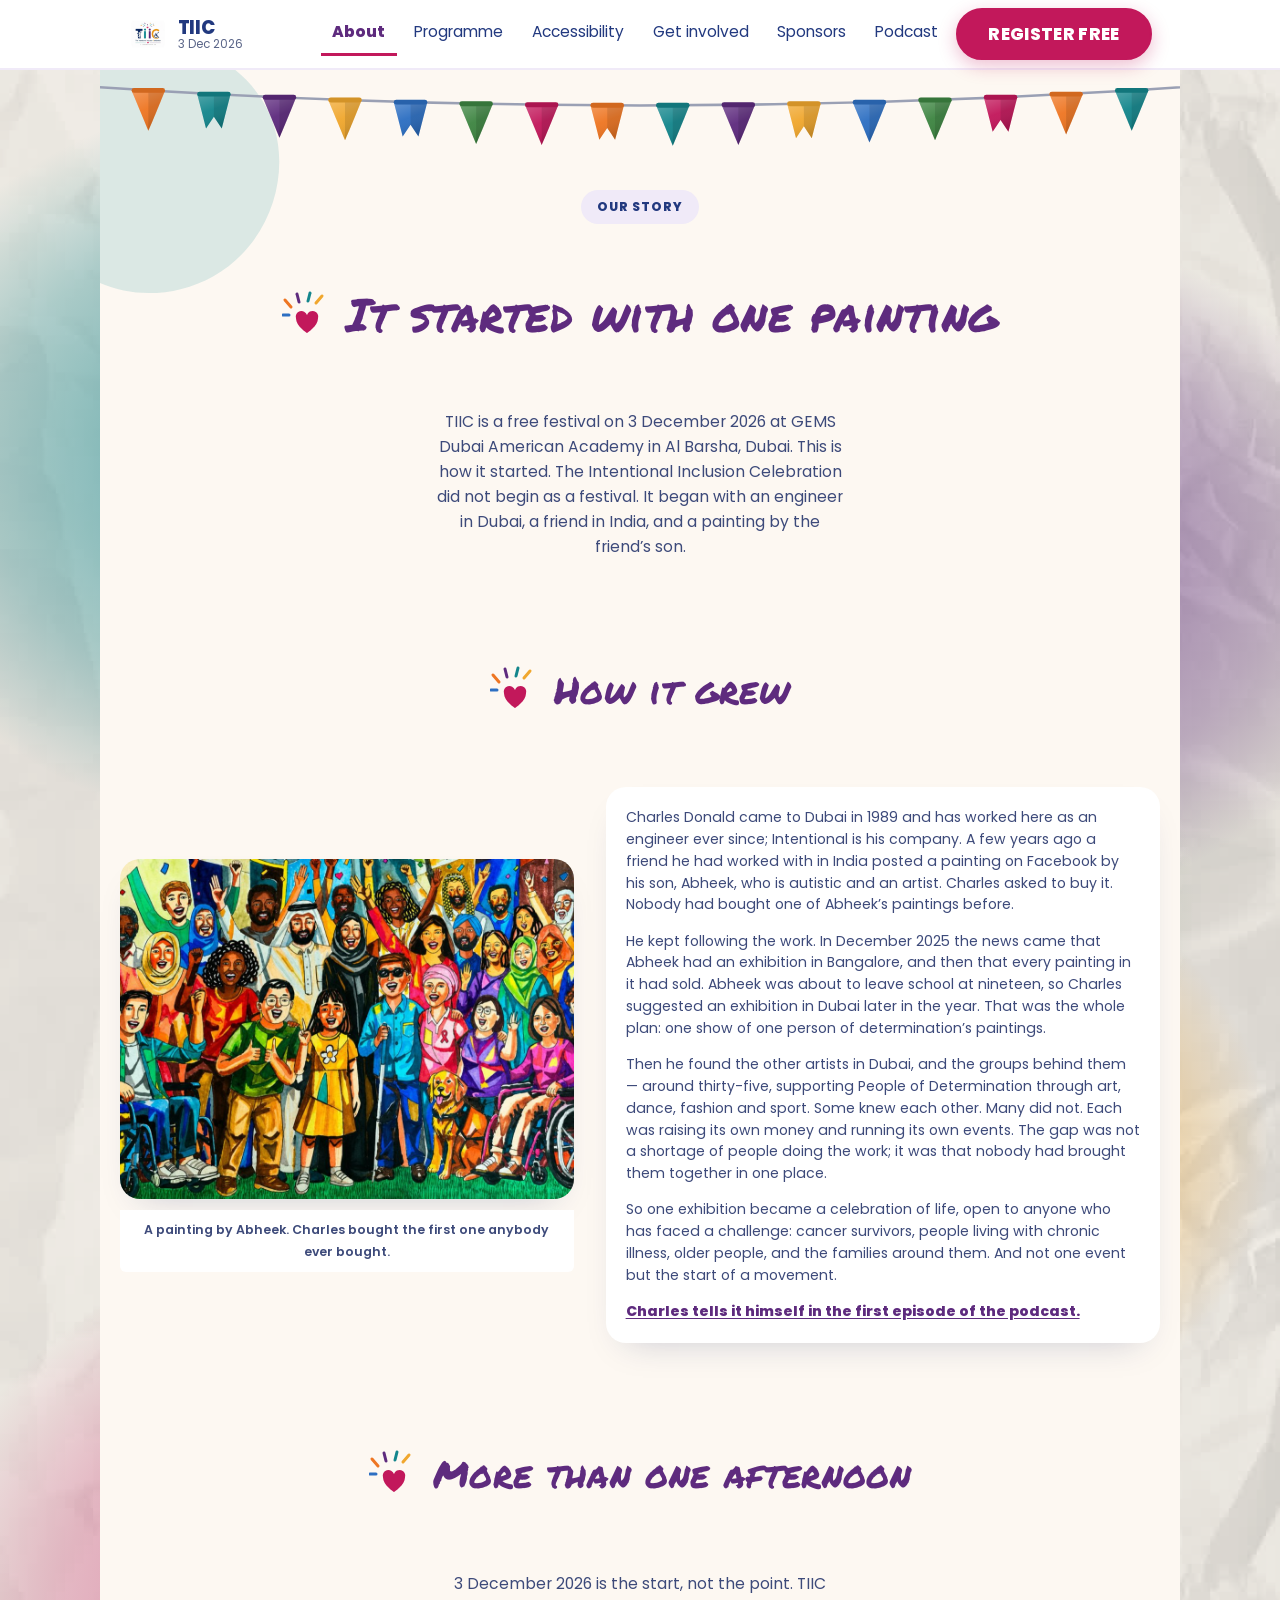
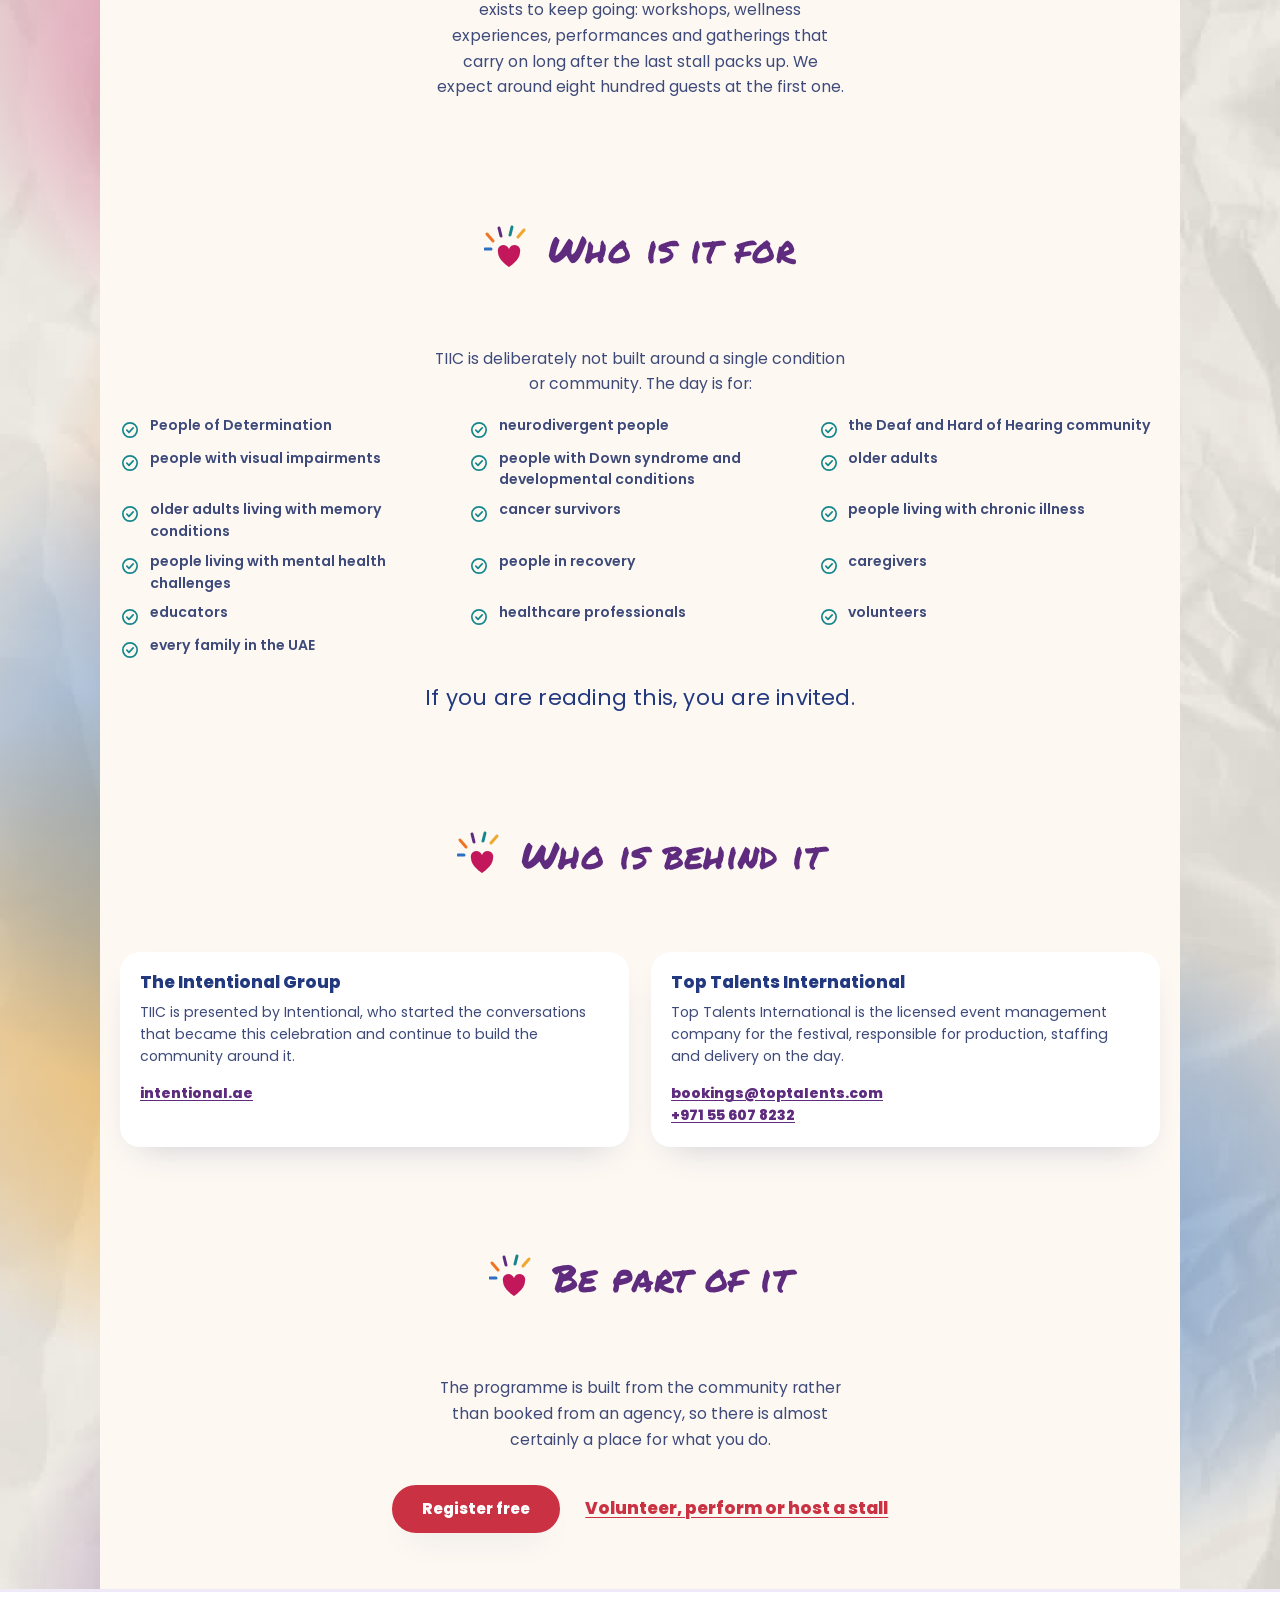
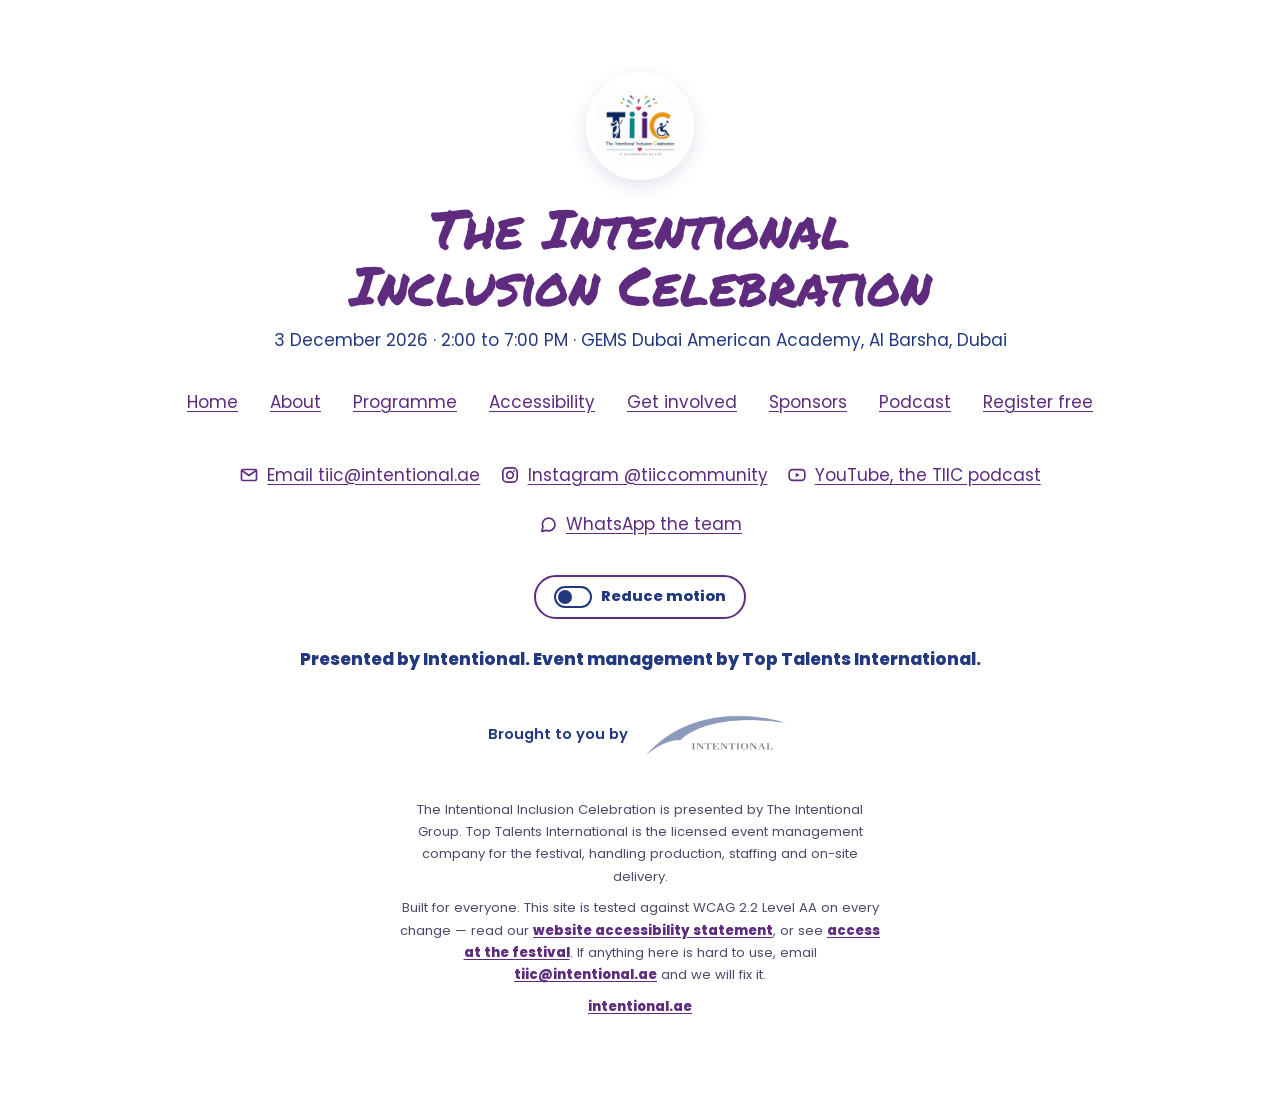
<file: about/index.html>
<!DOCTYPE html><html lang="en"> <head><meta charset="utf-8"><meta name="viewport" content="width=device-width, initial-scale=1"><link rel="canonical" href="https://tiic.intentional.ae/about/"><link rel="icon" href="/favicon.png" type="image/png"><link rel="apple-touch-icon" href="/favicon.png"><link rel="manifest" href="/site.webmanifest"><meta name="theme-color" content="#5E2B7E"><title>About · The Intentional Inclusion Celebration</title><meta name="description" content="TIIC began when an engineer in Dubai bought a painting by a friend's autistic son. The story, the vision, and the people behind 3 December 2026."><meta property="og:type" content="website"><meta property="og:title" content="About · The Intentional Inclusion Celebration"><meta property="og:description" content="TIIC began when an engineer in Dubai bought a painting by a friend's autistic son. The story, the vision, and the people behind 3 December 2026."><meta property="og:image" content="https://tiic.intentional.ae/assets/tiic-og.jpg"><meta property="og:image:width" content="1200"><meta property="og:image:height" content="630"><meta property="og:image:alt" content="The Intentional Inclusion Celebration, 3 Dec 2026"><meta property="og:url" content="https://tiic.intentional.ae/about/"><meta property="og:locale" content="en_AE"><meta property="og:site_name" content="The Intentional Inclusion Celebration"><meta name="twitter:card" content="summary_large_image"><meta name="twitter:title" content="About · The Intentional Inclusion Celebration"><meta name="twitter:description" content="TIIC began when an engineer in Dubai bought a painting by a friend's autistic son. The story, the vision, and the people behind 3 December 2026."><meta name="twitter:image" content="https://tiic.intentional.ae/assets/tiic-og.jpg"><meta name="twitter:image:alt" content="The Intentional Inclusion Celebration, 3 Dec 2026"><link rel="preload" href="/fonts/poppins-400.woff2" as="font" type="font/woff2" crossorigin><link rel="preload" href="/fonts/poppins-800.woff2" as="font" type="font/woff2" crossorigin><link rel="preload" href="/fonts/poppins-600.woff2" as="font" type="font/woff2" crossorigin><script type="application/ld+json">{"@context":"https://schema.org","@type":"Event","name":"The Intentional Inclusion Celebration","startDate":"2026-12-03T14:00:00+04:00","endDate":"2026-12-03T19:00:00+04:00","eventStatus":"https://schema.org/EventScheduled","eventAttendanceMode":"https://schema.org/OfflineEventAttendanceMode","isAccessibleForFree":true,"description":"The Intentional Inclusion Celebration is a free festival on 3 December 2026, 2:00 to 7:00 PM at GEMS Dubai American Academy, Al Barsha, Dubai. Free entry, everyone welcome.","url":"https://tiic.intentional.ae/","image":"https://tiic.intentional.ae/assets/tiic-og.jpg","location":{"@type":"Place","name":"GEMS Dubai American Academy","address":{"@type":"PostalAddress","addressLocality":"Al Barsha","addressRegion":"Dubai","addressCountry":"AE"}},"organizer":{"@type":"Organization","name":"The Intentional Group","url":"https://intentional.ae","sameAs":["https://instagram.com/tiiccommunity","https://www.youtube.com/@TheIntentionalInclusionCelebra"]},"offers":{"@type":"Offer","price":"0","priceCurrency":"AED","availability":"https://schema.org/InStock","url":"https://tiic.intentional.ae/register/","validFrom":"2026-09-07T00:00:00+04:00"}}</script><script type="application/ld+json">{"@context":"https://schema.org","@graph":[{"@type":"Organization","@id":"https://tiic.intentional.ae/#organization","name":"The Intentional Inclusion Celebration","alternateName":"TIIC","url":"https://tiic.intentional.ae/","logo":"https://tiic.intentional.ae/assets/tiic-logo.png","email":"tiic@intentional.ae","sameAs":["https://instagram.com/tiiccommunity","https://www.youtube.com/@TheIntentionalInclusionCelebra"],"parentOrganization":{"@type":"Organization","name":"The Intentional Group","url":"https://intentional.ae/"}},{"@type":"WebSite","@id":"https://tiic.intentional.ae/#website","name":"The Intentional Inclusion Celebration","url":"https://tiic.intentional.ae/","inLanguage":"en-AE","publisher":{"@id":"https://tiic.intentional.ae/#organization"}}]}</script><script type="application/ld+json">{"@context":"https://schema.org","@type":"BreadcrumbList","itemListElement":[{"@type":"ListItem","position":1,"name":"Home","item":"https://tiic.intentional.ae/"},{"@type":"ListItem","position":2,"name":"About","item":"https://tiic.intentional.ae/about/"}]}</script><!--
      Set before paint, so the no-JS navigation never flashes open and no
      animation ever starts before we know whether it is wanted.

      data-motion is the single gate every animation in tiic.css keys off.
      The visitor's own choice wins; failing that, the operating system's
      setting decides. localStorage is wrapped because Safari throws on read
      in some private modes, and a thrown error here would take the whole
      inline script with it.
    --><script>
      (function () {
        var root = document.documentElement;
        root.classList.add('js');
        var choice = null;
        try { choice = localStorage.getItem('tiic-motion'); } catch (e) {}
        if (choice !== 'full' && choice !== 'reduce') {
          choice = window.matchMedia('(prefers-reduced-motion: reduce)').matches ? 'reduce' : 'full';
        }
        root.setAttribute('data-motion', choice);
      })();
    </script><link rel="stylesheet" href="/_astro/tiic.rwm_xhSe.css"><link rel="stylesheet" href="/_astro/BuntingCloth.BaNbUv2J.css"></head> <body>  <div class="shapefields" aria-hidden="true"> <div class="shapefield shapefield--keep" style="background-image:radial-gradient(closest-side, rgba(20,134,140,0.54) 0 28%, rgba(20,134,140,0.29700000000000004) 58%, transparent 82%),radial-gradient(closest-side, rgba(240,167,46,0.62) 0 28%, rgba(240,167,46,0.341) 58%, transparent 82%);background-size:92vw 72vw,78vw 61vw;background-position:8% 10%,74% 27%;--tx:12%;--ty:-270px;--dur:17s;--dly:-3s"></div><div class="shapefield" style="background-image:radial-gradient(closest-side, rgba(94,43,126,0.51) 0 28%, rgba(94,43,126,0.2805) 58%, transparent 82%),radial-gradient(closest-side, rgba(194,24,91,0.44) 0 28%, rgba(194,24,91,0.24200000000000002) 58%, transparent 82%);background-size:86vw 67vw,96vw 75vw;background-position:88% 13%,18% 37%;--tx:-13%;--ty:250px;--dur:23s;--dly:-11s"></div><div class="shapefield shapefield--keep" style="background-image:radial-gradient(closest-side, rgba(238,118,35,0.51) 0 28%, rgba(238,118,35,0.2805) 58%, transparent 82%),radial-gradient(closest-side, rgba(45,111,194,0.44) 0 28%, rgba(45,111,194,0.24200000000000002) 58%, transparent 82%);background-size:104vw 81vw,82vw 64vw;background-position:40% 49%,92% 66%;--tx:11%;--ty:300px;--dur:14s;--dly:-17s"></div><div class="shapefield" style="background-image:radial-gradient(closest-side, rgba(240,167,46,0.56) 0 28%, rgba(240,167,46,0.30800000000000005) 58%, transparent 82%),radial-gradient(closest-side, rgba(62,133,66,0.44) 0 28%, rgba(62,133,66,0.24200000000000002) 58%, transparent 82%);background-size:90vw 70vw,88vw 69vw;background-position:4% 61%,62% 80%;--tx:-12%;--ty:-285px;--dur:26s;--dly:-8s"></div><div class="shapefield" style="background-image:radial-gradient(closest-side, rgba(94,43,126,0.44) 0 28%, rgba(94,43,126,0.24200000000000002) 58%, transparent 82%),radial-gradient(closest-side, rgba(194,24,91,0.49) 0 28%, rgba(194,24,91,0.2695) 58%, transparent 82%);background-size:84vw 66vw,94vw 73vw;background-position:26% 75%,80% 91%;--tx:13%;--ty:235px;--dur:20s;--dly:-21s"></div><div class="shapefield" style="background-image:radial-gradient(closest-side, rgba(62,133,66,0.4) 0 28%, rgba(62,133,66,0.22000000000000003) 58%, transparent 82%),radial-gradient(closest-side, rgba(45,111,194,0.44) 0 28%, rgba(45,111,194,0.24200000000000002) 58%, transparent 82%);background-size:98vw 76vw,92vw 72vw;background-position:56% 20%,10% 55%;--tx:-11%;--ty:265px;--dur:19s;--dly:-14s"></div> </div> <a class="skip-link" href="#main-content">Skip to content</a> <header class="site-header"> <div class="wrap site-header-inner"> <a class="brand" href="/" aria-label="The Intentional Inclusion Celebration, home"> <img class="brand-badge" src="/favicon.png" width="512" height="512" alt=""> <span class="brand-text"> <span class="brand-name">TIIC</span> <span class="brand-date">3 Dec 2026</span> </span> </a> <button class="nav-toggle" type="button" aria-expanded="false" aria-controls="primary-nav" hidden> <span class="nav-toggle-bars" aria-hidden="true"><span></span><span></span><span></span></span>
Menu
</button> <nav id="primary-nav" class="primary-nav" aria-label="Primary"> <ul> <li> <a href="/about/" aria-current="page" class="is-current"> About </a> </li><li> <a href="/programme/"> Programme </a> </li><li> <a href="/accessibility/"> Accessibility </a> </li><li> <a href="/get-involved/"> Get involved </a> </li><li> <a href="/sponsors/"> Sponsors </a> </li><li> <a href="/podcast/"> Podcast </a> </li> <li class="nav-cta-item"> <a class="btn btn--sm" href="/register/"> Register free </a> </li> </ul> </nav> </div> </header><script type="module">var e=document.querySelector(`.nav-toggle`),t=document.getElementById(`primary-nav`),n=document.querySelector(`.site-header`);if(e&&t&&n){e.hidden=!1,n.classList.add(`has-toggle`);let t=()=>window.matchMedia(`(max-width: 899px)`).matches,r=t=>{e.setAttribute(`aria-expanded`,String(t)),n.classList.toggle(`nav-open`,t)};e.addEventListener(`click`,()=>{r(e.getAttribute(`aria-expanded`)!==`true`)}),document.addEventListener(`keydown`,t=>{t.key===`Escape`&&e.getAttribute(`aria-expanded`)===`true`&&(r(!1),e.focus())}),n.addEventListener(`focusout`,e=>{if(!t())return;let i=e.relatedTarget;i&&n.contains(i)||r(!1)}),window.matchMedia(`(max-width: 899px)`).addEventListener(`change`,()=>r(!1))}if(n){let e=n,t=!1,r=()=>{t=!1,e.classList.toggle(`is-stuck`,window.scrollY>8)};window.addEventListener(`scroll`,()=>{t||(t=!0,requestAnimationFrame(r))},{passive:!0}),r()}</script>  <main id="main-content" class="v2"> <div class="page-hero"> <div class="bunting bunting--rich" aria-hidden="true"> <svg viewBox="0 0 1200 120" preserveAspectRatio="xMidYMin slice" xmlns="http://www.w3.org/2000/svg"> <defs>  <linearGradient id="sheen" x1="0" y1="0" x2="0.35" y2="1"> <stop offset="0%" stop-color="#fff" stop-opacity="0.26"></stop> <stop offset="55%" stop-color="#fff" stop-opacity="0.04"></stop> <stop offset="100%" stop-color="#000" stop-opacity="0.10"></stop> </linearGradient> </defs> <path d="M0 14 Q600 58 1200 14" fill="none" stroke="#9aa0b4" stroke-width="2.5" stroke-linecap="round"></path> <g style="--sway-delay:0ms"> <path d="M16.333333333333336,16.376543209876544 L50.333333333333336,16.376543209876544 Q40.333333333333336,41.376543209876544 33.333333333333336,57.376543209876544 Q26.333333333333336,41.376543209876544 Z" fill="#C2185B"></path> <path d="M16.333333333333336,16.376543209876544 L50.333333333333336,16.376543209876544 Q40.333333333333336,41.376543209876544 33.333333333333336,57.376543209876544 Q26.333333333333336,41.376543209876544 Z" fill="url(#sheen)"></path> <path d="M33.333333333333336,16.376543209876544 L50.333333333333336,16.376543209876544 Q40.333333333333336,41.376543209876544 33.333333333333336,57.376543209876544 Z" fill="#000" opacity="0.10"></path> <rect x="16.333333333333336" y="13.876543209876544" width="34" height="5" rx="2.5" fill="#C2185B"></rect> <rect x="16.333333333333336" y="13.876543209876544" width="34" height="5" rx="2.5" fill="#000" opacity="0.12"></rect> </g><g style="--sway-delay:95ms"> <path d="M83,20.72222222222222 L117,20.72222222222222 Q107,45.72222222222222 100,61.72222222222222 Q93,45.72222222222222 Z" fill="#EE7623"></path> <path d="M83,20.72222222222222 L117,20.72222222222222 Q107,45.72222222222222 100,61.72222222222222 Q93,45.72222222222222 Z" fill="url(#sheen)"></path> <path d="M100,20.72222222222222 L117,20.72222222222222 Q107,45.72222222222222 100,61.72222222222222 Z" fill="#000" opacity="0.10"></path> <rect x="83" y="18.22222222222222" width="34" height="5" rx="2.5" fill="#EE7623"></rect> <rect x="83" y="18.22222222222222" width="34" height="5" rx="2.5" fill="#000" opacity="0.12"></rect> </g><g style="--sway-delay:190ms"> <path d="M149.66666666666669,24.524691358024693 L183.66666666666669,24.524691358024693 L174.66666666666669,59.5246913580247 L166.66666666666669,47.5246913580247 L158.66666666666669,59.5246913580247 Z" fill="#14868C"></path> <path d="M149.66666666666669,24.524691358024693 L183.66666666666669,24.524691358024693 L174.66666666666669,59.5246913580247 L166.66666666666669,47.5246913580247 L158.66666666666669,59.5246913580247 Z" fill="url(#sheen)"></path> <path d="M166.66666666666669,24.524691358024693 L183.66666666666669,24.524691358024693 L174.66666666666669,59.5246913580247 L166.66666666666669,47.5246913580247 Z" fill="#000" opacity="0.10"></path> <rect x="149.66666666666669" y="22.024691358024693" width="34" height="5" rx="2.5" fill="#14868C"></rect> <rect x="149.66666666666669" y="22.024691358024693" width="34" height="5" rx="2.5" fill="#000" opacity="0.12"></rect> </g><g style="--sway-delay:285ms"> <path d="M216.33333333333334,27.78395061728395 L250.33333333333334,27.78395061728395 Q240.33333333333334,52.78395061728395 233.33333333333334,68.78395061728395 Q226.33333333333334,52.78395061728395 Z" fill="#5E2B7E"></path> <path d="M216.33333333333334,27.78395061728395 L250.33333333333334,27.78395061728395 Q240.33333333333334,52.78395061728395 233.33333333333334,68.78395061728395 Q226.33333333333334,52.78395061728395 Z" fill="url(#sheen)"></path> <path d="M233.33333333333334,27.78395061728395 L250.33333333333334,27.78395061728395 Q240.33333333333334,52.78395061728395 233.33333333333334,68.78395061728395 Z" fill="#000" opacity="0.10"></path> <rect x="216.33333333333334" y="25.28395061728395" width="34" height="5" rx="2.5" fill="#5E2B7E"></rect> <rect x="216.33333333333334" y="25.28395061728395" width="34" height="5" rx="2.5" fill="#000" opacity="0.12"></rect> </g><g style="--sway-delay:380ms"> <path d="M283,30.5 L317,30.5 Q307,55.5 300,71.5 Q293,55.5 Z" fill="#F0A72E"></path> <path d="M283,30.5 L317,30.5 Q307,55.5 300,71.5 Q293,55.5 Z" fill="url(#sheen)"></path> <path d="M300,30.5 L317,30.5 Q307,55.5 300,71.5 Z" fill="#000" opacity="0.10"></path> <rect x="283" y="28" width="34" height="5" rx="2.5" fill="#F0A72E"></rect> <rect x="283" y="28" width="34" height="5" rx="2.5" fill="#000" opacity="0.12"></rect> </g><g style="--sway-delay:475ms"> <path d="M349.6666666666667,32.67283950617284 L383.6666666666667,32.67283950617284 L374.6666666666667,67.67283950617283 L366.6666666666667,55.67283950617284 L358.6666666666667,67.67283950617283 Z" fill="#2D6FC2"></path> <path d="M349.6666666666667,32.67283950617284 L383.6666666666667,32.67283950617284 L374.6666666666667,67.67283950617283 L366.6666666666667,55.67283950617284 L358.6666666666667,67.67283950617283 Z" fill="url(#sheen)"></path> <path d="M366.6666666666667,32.67283950617284 L383.6666666666667,32.67283950617284 L374.6666666666667,67.67283950617283 L366.6666666666667,55.67283950617284 Z" fill="#000" opacity="0.10"></path> <rect x="349.6666666666667" y="30.172839506172842" width="34" height="5" rx="2.5" fill="#2D6FC2"></rect> <rect x="349.6666666666667" y="30.172839506172842" width="34" height="5" rx="2.5" fill="#000" opacity="0.12"></rect> </g><g style="--sway-delay:570ms"> <path d="M416.3333333333333,34.30246913580247 L450.3333333333333,34.30246913580247 Q440.3333333333333,59.30246913580247 433.3333333333333,75.30246913580247 Q426.3333333333333,59.30246913580247 Z" fill="#3E8542"></path> <path d="M416.3333333333333,34.30246913580247 L450.3333333333333,34.30246913580247 Q440.3333333333333,59.30246913580247 433.3333333333333,75.30246913580247 Q426.3333333333333,59.30246913580247 Z" fill="url(#sheen)"></path> <path d="M433.3333333333333,34.30246913580247 L450.3333333333333,34.30246913580247 Q440.3333333333333,59.30246913580247 433.3333333333333,75.30246913580247 Z" fill="#000" opacity="0.10"></path> <rect x="416.3333333333333" y="31.80246913580247" width="34" height="5" rx="2.5" fill="#3E8542"></rect> <rect x="416.3333333333333" y="31.80246913580247" width="34" height="5" rx="2.5" fill="#000" opacity="0.12"></rect> </g><g style="--sway-delay:665ms"> <path d="M483,35.388888888888886 L517,35.388888888888886 Q507,60.388888888888886 500,76.38888888888889 Q493,60.388888888888886 Z" fill="#C2185B"></path> <path d="M483,35.388888888888886 L517,35.388888888888886 Q507,60.388888888888886 500,76.38888888888889 Q493,60.388888888888886 Z" fill="url(#sheen)"></path> <path d="M500,35.388888888888886 L517,35.388888888888886 Q507,60.388888888888886 500,76.38888888888889 Z" fill="#000" opacity="0.10"></path> <rect x="483" y="32.888888888888886" width="34" height="5" rx="2.5" fill="#C2185B"></rect> <rect x="483" y="32.888888888888886" width="34" height="5" rx="2.5" fill="#000" opacity="0.12"></rect> </g><g style="--sway-delay:760ms"> <path d="M549.6666666666667,35.932098765432094 L583.6666666666667,35.932098765432094 L574.6666666666667,70.9320987654321 L566.6666666666667,58.932098765432094 L558.6666666666667,70.9320987654321 Z" fill="#EE7623"></path> <path d="M549.6666666666667,35.932098765432094 L583.6666666666667,35.932098765432094 L574.6666666666667,70.9320987654321 L566.6666666666667,58.932098765432094 L558.6666666666667,70.9320987654321 Z" fill="url(#sheen)"></path> <path d="M566.6666666666667,35.932098765432094 L583.6666666666667,35.932098765432094 L574.6666666666667,70.9320987654321 L566.6666666666667,58.932098765432094 Z" fill="#000" opacity="0.10"></path> <rect x="549.6666666666667" y="33.432098765432094" width="34" height="5" rx="2.5" fill="#EE7623"></rect> <rect x="549.6666666666667" y="33.432098765432094" width="34" height="5" rx="2.5" fill="#000" opacity="0.12"></rect> </g><g style="--sway-delay:855ms"> <path d="M616.3333333333334,35.9320987654321 L650.3333333333334,35.9320987654321 Q640.3333333333334,60.9320987654321 633.3333333333334,76.9320987654321 Q626.3333333333334,60.9320987654321 Z" fill="#14868C"></path> <path d="M616.3333333333334,35.9320987654321 L650.3333333333334,35.9320987654321 Q640.3333333333334,60.9320987654321 633.3333333333334,76.9320987654321 Q626.3333333333334,60.9320987654321 Z" fill="url(#sheen)"></path> <path d="M633.3333333333334,35.9320987654321 L650.3333333333334,35.9320987654321 Q640.3333333333334,60.9320987654321 633.3333333333334,76.9320987654321 Z" fill="#000" opacity="0.10"></path> <rect x="616.3333333333334" y="33.4320987654321" width="34" height="5" rx="2.5" fill="#14868C"></rect> <rect x="616.3333333333334" y="33.4320987654321" width="34" height="5" rx="2.5" fill="#000" opacity="0.12"></rect> </g><g style="--sway-delay:950ms"> <path d="M683.0000000000001,35.388888888888886 L717.0000000000001,35.388888888888886 Q707.0000000000001,60.388888888888886 700.0000000000001,76.38888888888889 Q693.0000000000001,60.388888888888886 Z" fill="#5E2B7E"></path> <path d="M683.0000000000001,35.388888888888886 L717.0000000000001,35.388888888888886 Q707.0000000000001,60.388888888888886 700.0000000000001,76.38888888888889 Q693.0000000000001,60.388888888888886 Z" fill="url(#sheen)"></path> <path d="M700.0000000000001,35.388888888888886 L717.0000000000001,35.388888888888886 Q707.0000000000001,60.388888888888886 700.0000000000001,76.38888888888889 Z" fill="#000" opacity="0.10"></path> <rect x="683.0000000000001" y="32.888888888888886" width="34" height="5" rx="2.5" fill="#5E2B7E"></rect> <rect x="683.0000000000001" y="32.888888888888886" width="34" height="5" rx="2.5" fill="#000" opacity="0.12"></rect> </g><g style="--sway-delay:1045ms"> <path d="M749.6666666666667,34.30246913580247 L783.6666666666667,34.30246913580247 L774.6666666666667,69.30246913580247 L766.6666666666667,57.30246913580247 L758.6666666666667,69.30246913580247 Z" fill="#F0A72E"></path> <path d="M749.6666666666667,34.30246913580247 L783.6666666666667,34.30246913580247 L774.6666666666667,69.30246913580247 L766.6666666666667,57.30246913580247 L758.6666666666667,69.30246913580247 Z" fill="url(#sheen)"></path> <path d="M766.6666666666667,34.30246913580247 L783.6666666666667,34.30246913580247 L774.6666666666667,69.30246913580247 L766.6666666666667,57.30246913580247 Z" fill="#000" opacity="0.10"></path> <rect x="749.6666666666667" y="31.80246913580247" width="34" height="5" rx="2.5" fill="#F0A72E"></rect> <rect x="749.6666666666667" y="31.80246913580247" width="34" height="5" rx="2.5" fill="#000" opacity="0.12"></rect> </g><g style="--sway-delay:1140ms"> <path d="M816.3333333333334,32.672839506172835 L850.3333333333334,32.672839506172835 Q840.3333333333334,57.672839506172835 833.3333333333334,73.67283950617283 Q826.3333333333334,57.672839506172835 Z" fill="#2D6FC2"></path> <path d="M816.3333333333334,32.672839506172835 L850.3333333333334,32.672839506172835 Q840.3333333333334,57.672839506172835 833.3333333333334,73.67283950617283 Q826.3333333333334,57.672839506172835 Z" fill="url(#sheen)"></path> <path d="M833.3333333333334,32.672839506172835 L850.3333333333334,32.672839506172835 Q840.3333333333334,57.672839506172835 833.3333333333334,73.67283950617283 Z" fill="#000" opacity="0.10"></path> <rect x="816.3333333333334" y="30.172839506172835" width="34" height="5" rx="2.5" fill="#2D6FC2"></rect> <rect x="816.3333333333334" y="30.172839506172835" width="34" height="5" rx="2.5" fill="#000" opacity="0.12"></rect> </g><g style="--sway-delay:1235ms"> <path d="M883.0000000000001,30.499999999999996 L917.0000000000001,30.499999999999996 Q907.0000000000001,55.5 900.0000000000001,71.5 Q893.0000000000001,55.5 Z" fill="#3E8542"></path> <path d="M883.0000000000001,30.499999999999996 L917.0000000000001,30.499999999999996 Q907.0000000000001,55.5 900.0000000000001,71.5 Q893.0000000000001,55.5 Z" fill="url(#sheen)"></path> <path d="M900.0000000000001,30.499999999999996 L917.0000000000001,30.499999999999996 Q907.0000000000001,55.5 900.0000000000001,71.5 Z" fill="#000" opacity="0.10"></path> <rect x="883.0000000000001" y="27.999999999999996" width="34" height="5" rx="2.5" fill="#3E8542"></rect> <rect x="883.0000000000001" y="27.999999999999996" width="34" height="5" rx="2.5" fill="#000" opacity="0.12"></rect> </g><g style="--sway-delay:1330ms"> <path d="M949.6666666666667,27.78395061728395 L983.6666666666667,27.78395061728395 L974.6666666666667,62.78395061728395 L966.6666666666667,50.78395061728395 L958.6666666666667,62.78395061728395 Z" fill="#C2185B"></path> <path d="M949.6666666666667,27.78395061728395 L983.6666666666667,27.78395061728395 L974.6666666666667,62.78395061728395 L966.6666666666667,50.78395061728395 L958.6666666666667,62.78395061728395 Z" fill="url(#sheen)"></path> <path d="M966.6666666666667,27.78395061728395 L983.6666666666667,27.78395061728395 L974.6666666666667,62.78395061728395 L966.6666666666667,50.78395061728395 Z" fill="#000" opacity="0.10"></path> <rect x="949.6666666666667" y="25.28395061728395" width="34" height="5" rx="2.5" fill="#C2185B"></rect> <rect x="949.6666666666667" y="25.28395061728395" width="34" height="5" rx="2.5" fill="#000" opacity="0.12"></rect> </g><g style="--sway-delay:1425ms"> <path d="M1016.3333333333335,24.524691358024683 L1050.3333333333335,24.524691358024683 Q1040.3333333333335,49.52469135802468 1033.3333333333335,65.52469135802468 Q1026.3333333333335,49.52469135802468 Z" fill="#EE7623"></path> <path d="M1016.3333333333335,24.524691358024683 L1050.3333333333335,24.524691358024683 Q1040.3333333333335,49.52469135802468 1033.3333333333335,65.52469135802468 Q1026.3333333333335,49.52469135802468 Z" fill="url(#sheen)"></path> <path d="M1033.3333333333335,24.524691358024683 L1050.3333333333335,24.524691358024683 Q1040.3333333333335,49.52469135802468 1033.3333333333335,65.52469135802468 Z" fill="#000" opacity="0.10"></path> <rect x="1016.3333333333335" y="22.024691358024683" width="34" height="5" rx="2.5" fill="#EE7623"></rect> <rect x="1016.3333333333335" y="22.024691358024683" width="34" height="5" rx="2.5" fill="#000" opacity="0.12"></rect> </g><g style="--sway-delay:1520ms"> <path d="M1083,20.722222222222225 L1117,20.722222222222225 Q1107,45.72222222222223 1100,61.72222222222223 Q1093,45.72222222222223 Z" fill="#14868C"></path> <path d="M1083,20.722222222222225 L1117,20.722222222222225 Q1107,45.72222222222223 1100,61.72222222222223 Q1093,45.72222222222223 Z" fill="url(#sheen)"></path> <path d="M1100,20.722222222222225 L1117,20.722222222222225 Q1107,45.72222222222223 1100,61.72222222222223 Z" fill="#000" opacity="0.10"></path> <rect x="1083" y="18.222222222222225" width="34" height="5" rx="2.5" fill="#14868C"></rect> <rect x="1083" y="18.222222222222225" width="34" height="5" rx="2.5" fill="#000" opacity="0.12"></rect> </g><g style="--sway-delay:1615ms"> <path d="M1149.6666666666667,16.376543209876534 L1183.6666666666667,16.376543209876534 L1174.6666666666667,51.37654320987653 L1166.6666666666667,39.37654320987653 L1158.6666666666667,51.37654320987653 Z" fill="#5E2B7E"></path> <path d="M1149.6666666666667,16.376543209876534 L1183.6666666666667,16.376543209876534 L1174.6666666666667,51.37654320987653 L1166.6666666666667,39.37654320987653 L1158.6666666666667,51.37654320987653 Z" fill="url(#sheen)"></path> <path d="M1166.6666666666667,16.376543209876534 L1183.6666666666667,16.376543209876534 L1174.6666666666667,51.37654320987653 L1166.6666666666667,39.37654320987653 Z" fill="#000" opacity="0.10"></path> <rect x="1149.6666666666667" y="13.876543209876534" width="34" height="5" rx="2.5" fill="#5E2B7E"></rect> <rect x="1149.6666666666667" y="13.876543209876534" width="34" height="5" rx="2.5" fill="#000" opacity="0.12"></rect> </g> </svg> </div> <div class="decor" aria-hidden="true"> <span class="blob blob--teal"> <svg viewBox="0 0 200 200" xmlns="http://www.w3.org/2000/svg"> <path d="M45,15 C90,0 140,10 165,50 C190,90 175,150 130,175 C85,200 25,185 10,135 C-5,85 5,30 45,15 Z" fill="#14868C" opacity="0.14"></path> </svg> </span>  </div> <div class="wrap page-hero-inner"> <p class="page-eyebrow"> Our story </p> <h1> <svg class="doodle" aria-hidden="true"><use href="#doodle"></use></svg> It started with one painting </h1> <p class="page-intro">TIIC is a free festival on 3 December 2026 at GEMS Dubai American Academy in Al Barsha, Dubai. This is how it started. The Intentional Inclusion Celebration did not begin as a festival. It began with an engineer in Dubai, a friend in India, and a painting by the friend’s son.</p>  </div> </div> <section class="section section--tight story" aria-labelledby="origin-h"> <div class="wrap"> <h2 id="origin-h" class="mhead"><svg class="doodle" aria-hidden="true"><use href="#doodle"></use></svg>How it grew</h2> <div class="story-grid"> <figure class="story-figure"> <img src="/assets/hero-mural.jpg" width="1120" height="746" loading="lazy" decoding="async" alt="A colourful painting by Abheek of a smiling, diverse crowd, including wheelchair users, a person with a white cane and a guide dog."> <figcaption>A painting by Abheek. Charles bought the first one anybody ever bought.</figcaption> </figure> <div class="story-panel"> <p>
Charles Donald came to Dubai in 1989 and has worked here as an engineer ever since;
              Intentional is his company. A few years ago a friend he had worked with in India posted
              a painting on Facebook by his son, Abheek, who is autistic and an artist. Charles asked
              to buy it. Nobody had bought one of Abheek’s paintings before.
</p> <p>
He kept following the work. In December 2025 the news came that Abheek had an
              exhibition in Bangalore, and then that every painting in it had sold. Abheek was about
              to leave school at nineteen, so Charles suggested an exhibition in Dubai later in the
              year. That was the whole plan: one show of one person of determination’s paintings.
</p> <p>
Then he found the other artists in Dubai, and the groups behind them — around
              thirty-five, supporting People of Determination through art, dance, fashion and sport.
              Some knew each other. Many did not. Each was raising its own money and running its own
              events. The gap was not a shortage of people doing the work; it was that nobody had
              brought them together in one place.
</p> <p>
So one exhibition became a celebration of life, open to anyone who has faced a
              challenge: cancer survivors, people living with chronic illness, older people, and the
              families around them. And not one event but the start of a movement.
</p> <p class="panel-more"> <a href="/podcast/">Charles tells it himself in the first episode of the podcast.</a> </p> </div> </div> </div> </section> <section class="section section--tight vision" aria-labelledby="vision-h"> <div class="decor" aria-hidden="true"> <span class="blob blob--purple"> <svg viewBox="0 0 200 200" xmlns="http://www.w3.org/2000/svg"> <path d="M45,15 C90,0 140,10 165,50 C190,90 175,150 130,175 C85,200 25,185 10,135 C-5,85 5,30 45,15 Z" fill="#5E2B7E" opacity="0.12"></path> </svg> </span>  </div> <div class="wrap"> <h2 id="vision-h" class="mhead center" style="justify-content:center"><svg class="doodle" aria-hidden="true"><use href="#doodle"></use></svg>More than one afternoon</h2> <p class="lead center"> 3 December 2026 is the start, not the point. TIIC exists to keep going: workshops, wellness
          experiences, performances and gatherings that carry on long after the last stall packs
          up. We expect around eight hundred guests at the first one.
</p> </div> </section> <section class="section section--tight" aria-labelledby="who-h"> <div class="wrap"> <h2 id="who-h" class="mhead"><svg class="doodle" aria-hidden="true"><use href="#doodle"></use></svg>Who is it for</h2> <p class="lead">
TIIC is deliberately not built around a single condition or community. The day is for:
</p> <ul class="welcome-list"> <li><svg class="icon" aria-hidden="true"><use href="#i-check"></use></svg>People of Determination</li><li><svg class="icon" aria-hidden="true"><use href="#i-check"></use></svg>neurodivergent people</li><li><svg class="icon" aria-hidden="true"><use href="#i-check"></use></svg>the Deaf and Hard of Hearing community</li><li><svg class="icon" aria-hidden="true"><use href="#i-check"></use></svg>people with visual impairments</li><li><svg class="icon" aria-hidden="true"><use href="#i-check"></use></svg>people with Down syndrome and developmental conditions</li><li><svg class="icon" aria-hidden="true"><use href="#i-check"></use></svg>older adults</li><li><svg class="icon" aria-hidden="true"><use href="#i-check"></use></svg>older adults living with memory conditions</li><li><svg class="icon" aria-hidden="true"><use href="#i-check"></use></svg>cancer survivors</li><li><svg class="icon" aria-hidden="true"><use href="#i-check"></use></svg>people living with chronic illness</li><li><svg class="icon" aria-hidden="true"><use href="#i-check"></use></svg>people living with mental health challenges</li><li><svg class="icon" aria-hidden="true"><use href="#i-check"></use></svg>people in recovery</li><li><svg class="icon" aria-hidden="true"><use href="#i-check"></use></svg>caregivers</li><li><svg class="icon" aria-hidden="true"><use href="#i-check"></use></svg>educators</li><li><svg class="icon" aria-hidden="true"><use href="#i-check"></use></svg>healthcare professionals</li><li><svg class="icon" aria-hidden="true"><use href="#i-check"></use></svg>volunteers</li><li><svg class="icon" aria-hidden="true"><use href="#i-check"></use></svg>every family in the UAE</li> </ul> <p class="statement" style="max-width:34ch">If you are reading this, you are invited.</p> </div> </section> <section class="section section--tight" aria-labelledby="behind-h"> <div class="wrap"> <h2 id="behind-h" class="mhead"><svg class="doodle" aria-hidden="true"><use href="#doodle"></use></svg>Who is behind it</h2> <div class="org-grid"> <div class="org-card"> <h3>The Intentional Group</h3> <p>
TIIC is presented by Intentional, who started the conversations that became
              this celebration and continue to build the community around it.
</p> <p> <a href="https://intentional.ae" target="_blank" rel="noopener noreferrer">intentional.ae<span class="vh"> (opens in a new tab)</span></a> </p> </div> <div class="org-card"> <h3>Top Talents International</h3> <p> Top Talents International is the licensed event management company for the festival,
              responsible for production, staffing and delivery on the day.
</p> <p> <a href="mailto:bookings@toptalents.com">bookings@toptalents.com</a><br>  <a href="tel:+971556078232"> +971 55 607 8232 </a> </p> </div> </div> </div> </section> <section class="section section--tight" aria-labelledby="join-h"> <div class="wrap"> <h2 id="join-h" class="mhead"><svg class="doodle" aria-hidden="true"><use href="#doodle"></use></svg>Be part of it</h2> <p class="lead">
The programme is built from the community rather than booked from an agency, so there is
          almost certainly a place for what you do.
</p> <div class="cta-row"> <a class="btn" href="/register/">Register free</a> <a class="link-quiet" href="/get-involved/">Volunteer, perform or host a stall</a> </div> </div> </section> </main>  <footer class="footer"> <div class="wrap"> <img class="footer-badge" src="/favicon.png" width="512" height="512" alt="" loading="lazy" decoding="async"> <h2 class="footer-title">The Intentional Inclusion Celebration</h2>  <p class="footer-strap"> <time datetime="2026-12-03T14:00:00+04:00">3 December 2026</time> &middot; 2:00 to 7:00 PM &middot; GEMS Dubai American Academy, Al Barsha, Dubai </p> <nav class="footer-nav" aria-label="Footer"> <ul> <li><a href="/">Home</a></li> <li><a href="/about/">About</a></li><li><a href="/programme/">Programme</a></li><li><a href="/accessibility/">Accessibility</a></li><li><a href="/get-involved/">Get involved</a></li><li><a href="/sponsors/">Sponsors</a></li><li><a href="/podcast/">Podcast</a></li> <li><a href="/register/">Register free</a></li> </ul> </nav> <ul class="footer-links"> <li> <svg class="icon" aria-hidden="true"><use href="#i-mail"></use></svg> <a href="mailto:tiic@intentional.ae">Email tiic@intentional.ae</a> </li> <li> <svg class="icon" aria-hidden="true"><use href="#i-instagram"></use></svg> <a href="https://instagram.com/tiiccommunity" target="_blank" rel="noopener noreferrer">Instagram @tiiccommunity<span class="vh"> (opens in a new tab)</span></a> </li> <li> <svg class="icon" aria-hidden="true"><use href="#i-youtube"></use></svg> <a href="https://www.youtube.com/@TheIntentionalInclusionCelebra" target="_blank" rel="noopener noreferrer">YouTube, the TIIC podcast<span class="vh"> (opens in a new tab)</span></a> </li> <li> <svg class="icon" aria-hidden="true"><use href="#i-chat"></use></svg> <a href="https://wa.me/971504519627" target="_blank" rel="noopener noreferrer">WhatsApp the team<span class="vh"> (opens in a new tab)</span></a> </li> </ul>  <p class="motion-switch"> <button class="motion-toggle" type="button" aria-pressed="false" hidden> <span class="motion-toggle-track" aria-hidden="true"><span class="motion-toggle-thumb"></span></span>
Reduce motion
</button> </p> <p class="footer-credit">
Presented by Intentional. Event management by Top Talents International.
</p> <div class="brought"> <span>Brought to you by</span> <img src="/assets/intentional-logo.png" alt="The Intentional Group" width="180" height="71" loading="lazy" decoding="async"> </div> <div class="footer-meta"> <p> The Intentional Inclusion Celebration is presented by The Intentional Group. Top Talents International is the licensed event
        management company for the festival, handling production, staffing and on-site delivery.
</p> <p>
Built for everyone. This site is tested against WCAG 2.2 Level AA on every change —
        read our <a href="/accessibility/website/">website accessibility statement</a>, or see
<a href="/accessibility/">access at the festival</a>. If anything here is hard to use,
        email <a href="mailto:tiic@intentional.ae">tiic@intentional.ae</a> and we will fix it.
</p> <p> <a href="https://intentional.ae" target="_blank" rel="noopener noreferrer">intentional.ae<span class="vh"> (opens in a new tab)</span></a> </p> </div> </div> </footer><script type="module">var e=document.querySelector(`.motion-toggle`),t=document.documentElement;if(e){e.hidden=!1;let n=()=>{let n=t.dataset.motion===`reduce`;e.setAttribute(`aria-pressed`,String(n))};e.addEventListener(`click`,()=>{let e=t.dataset.motion===`reduce`?`full`:`reduce`;t.setAttribute(`data-motion`,e),e===`reduce`&&document.querySelectorAll(`main > .section`).forEach(e=>e.classList.add(`is-in`));try{localStorage.setItem(`tiic-motion`,e)}catch{}n()}),n()}</script> <svg class="svg-sprite" aria-hidden="true" focusable="false" xmlns="http://www.w3.org/2000/svg"> <!-- Sparkle burst + heart, set beside every marker headline --><symbol id="doodle" viewBox="0 0 56 46"> <g stroke-linecap="round" stroke-width="3" fill="none"> <path d="M9 15 L3 8" stroke="#EE7623"></path> <path d="M17 10 L15 2" stroke="#5E2B7E"></path> <path d="M26 9 L28 1" stroke="#14868C"></path> <path d="M34 11 L40 4" stroke="#F0A72E"></path> <path d="M7 23 L1 23" stroke="#2D6FC2"></path> </g> <path d="M25 41s-11-7-11-14.5A5.5 5.5 0 0 1 25 23a5.5 5.5 0 0 1 11 3.5C36 34 25 41 25 41z" fill="#C2185B"></path> </symbol> <!-- Programme categories --> <symbol id="i-lightbulb" viewBox="0 0 24 24"><path d="M9 18h6M10 21h4"></path><path d="M12 3a6 6 0 0 0-3.6 10.8c.6.5.9 1.2.9 2h5.4c0-.8.3-1.5.9-2A6 6 0 0 0 12 3z"></path></symbol> <symbol id="i-music" viewBox="0 0 24 24"><path d="M9 17V5l11-2v9"></path><circle cx="6.5" cy="17" r="2.5"></circle><circle cx="17.5" cy="14.5" r="2.5"></circle></symbol> <symbol id="i-palette" viewBox="0 0 24 24"><path d="M12 3.2a8.8 8.8 0 1 0 1.9 17.4c1-.1 1.5-1 1-1.9-.4-.9.2-1.9 1.2-1.9H18a3 3 0 0 0 3-3c0-4.3-4-7.4-9-7.6z"></path><circle cx="7.6" cy="11.5" r="1" fill="currentColor" stroke="none"></circle><circle cx="12" cy="8.4" r="1" fill="currentColor" stroke="none"></circle><circle cx="16" cy="11" r="1" fill="currentColor" stroke="none"></circle></symbol> <symbol id="i-tent" viewBox="0 0 24 24"><path d="M12 5v15"></path><path d="M12 5 3 20h18L12 5z"></path><path d="M12 20l4.5-7"></path></symbol> <symbol id="i-bag" viewBox="0 0 24 24"><path d="M6 8h12l-1 11.4a1 1 0 0 1-1 .9H8a1 1 0 0 1-1-.9L6 8z"></path><path d="M9 8V6.5a3 3 0 0 1 6 0V8"></path></symbol> <symbol id="i-wellbeing" viewBox="0 0 24 24"><path d="M12 20.5C7.5 16.8 5 13.8 5 10.6 5 8.3 6.8 6.5 9 6.5c1.4 0 2.6.7 3 1.7.4-1 1.6-1.7 3-1.7 2.2 0 4 1.8 4 4.1 0 3.2-2.5 6.2-7 9.9z"></path><path d="M12 10.6v3.8M10.1 12.5h3.8" stroke-width="1.7"></path></symbol> <!-- Sports Hall. A ball rather than a wheelchair: the zone is sitting
       volleyball, POD basketball and wheelchair table tennis, and the sport is
       the subject, not the equipment. --> <symbol id="i-ball" viewBox="0 0 24 24"><circle cx="12" cy="12" r="8.4"></circle><path d="M12 3.6v4.1M12 16.3v4.1M4.4 9.4l3.9 1.3M15.7 12.3l3.9 1.3M6.6 18.6l2.4-3.3M15 8.7l2.4-3.3"></path><path d="M12 9.2l2.9 2.1-1.1 3.4h-3.6L9.1 11.3z" fill="currentColor" stroke="none"></path></symbol> <symbol id="i-people-heart" viewBox="0 0 24 24"><circle cx="7.5" cy="11" r="2.3"></circle><circle cx="16.5" cy="11" r="2.3"></circle><path d="M3.5 20c0-2.4 1.8-3.9 4-3.9s4 1.5 4 3.9"></path><path d="M12.5 20c0-2.4 1.8-3.9 4-3.9s4 1.5 4 3.9"></path><path d="M12 3.6c.7-.9 2.2-.6 2.2.7 0 .9-1.1 1.7-2.2 2.5-1.1-.8-2.2-1.6-2.2-2.5 0-1.3 1.5-1.6 2.2-.7z" fill="currentColor" stroke="none"></path></symbol> <!-- Audiences --> <symbol id="i-puzzle" viewBox="0 0 24 24"><path d="M14 4.5a1 1 0 0 1 1 1v1c0 .9 1 1.3 1.6.7a1.6 1.6 0 0 1 2.6 1.3 1.6 1.6 0 0 1-2.6 1.2c-.6-.5-1.6-.1-1.6.8V13a1 1 0 0 1-1 1h-1.9c-.9 0-1.3 1-.7 1.6a1.6 1.6 0 0 1-1.3 2.6 1.6 1.6 0 0 1-1.2-2.6c.5-.6.1-1.6-.8-1.6H6a1 1 0 0 1-1-1V9.6a1 1 0 0 1 1-1h1.1c.9 0 1.3-1 .7-1.6A1.6 1.6 0 0 1 9.1 4.4c.6-.5 1.5-.3 2 .2.3.3.6-.1.9-.1z"></path></symbol> <symbol id="i-family" viewBox="0 0 24 24"><circle cx="7" cy="7" r="2.1"></circle><circle cx="17" cy="7" r="2.1"></circle><circle cx="12" cy="9.4" r="1.5"></circle><path d="M3.6 19v-4.4a3.4 3.4 0 0 1 6.8 0V19"></path><path d="M13.6 19v-4.4a3.4 3.4 0 0 1 6.8 0V19"></path><path d="M9.9 19v-3a2.1 2.1 0 0 1 4.2 0v3"></path></symbol> <symbol id="i-community" viewBox="0 0 24 24"><circle cx="12" cy="8" r="2.4"></circle><circle cx="5.4" cy="10" r="2"></circle><circle cx="18.6" cy="10" r="2"></circle><path d="M8 19c0-2.6 1.8-4.2 4-4.2s4 1.6 4 4.2"></path><path d="M3 18.5c0-2 1-3.3 2.6-3.6M21 18.5c0-2-1-3.3-2.6-3.6"></path></symbol> <symbol id="i-cap" viewBox="0 0 24 24"><path d="M12 5 2.5 9.5 12 14l9.5-4.5L12 5z"></path><path d="M6.5 11.4V16c0 1 2.5 2.5 5.5 2.5s5.5-1.5 5.5-2.5v-4.6"></path><path d="M21.5 9.6V15"></path></symbol> <symbol id="i-briefcase" viewBox="0 0 24 24"><rect x="3.5" y="8" width="17" height="11" rx="1.6"></rect><path d="M9 8V6.5A1.5 1.5 0 0 1 10.5 5h3A1.5 1.5 0 0 1 15 6.5V8"></path><path d="M3.5 12.5h17"></path></symbol> <symbol id="i-hands" viewBox="0 0 24 24"><path d="M9 10V4.8a1.2 1.2 0 0 1 2.4 0V9"></path><path d="M11.4 9V4.2a1.2 1.2 0 0 1 2.4 0V9"></path><path d="M13.8 9.4V6a1.2 1.2 0 0 1 2.4 0v7c0 3.3-2.1 5.9-5.4 5.9-2 0-3.3-.9-4.4-2.6l-2.2-3.4c-.6-.9.5-2 1.5-1.5l1.5.9V6.2a1.2 1.2 0 0 1 2.4 0V9.4"></path></symbol> <symbol id="i-handshake" viewBox="0 0 24 24"><path d="M3 8.5l3.2-2.2a2 2 0 0 1 2.3 0L12 8.7l3.5-2.4a2 2 0 0 1 2.3 0L21 8.5"></path><path d="M12 8.7l-2.6 2.4a1.5 1.5 0 0 0 2 2.2l1-.9 2.4 2.2a1.4 1.4 0 0 0 2-2l-1-1"></path><path d="M3 8.5v3.3M21 8.5v3.3"></path></symbol> <symbol id="i-megaphone" viewBox="0 0 24 24"><path d="M4 10v4a1 1 0 0 0 1 1h2l8 4V5L7 9H5a1 1 0 0 0-1 1z"></path><path d="M18 9a3.5 3.5 0 0 1 0 6"></path><path d="M7 15v3a1.5 1.5 0 0 0 3 0v-2.2"></path></symbol> <!-- Access and practical information --> <symbol id="i-wheelchair" viewBox="0 0 24 24"><circle cx="9.5" cy="4.2" r="1.9"></circle><path d="M8 7.6v5.2h5.2l3.1 5.4"></path><path d="M16.3 18.2h3.2"></path><path d="M13.4 12.8a5.6 5.6 0 1 1-6.6 2.2"></path></symbol> <symbol id="i-quiet" viewBox="0 0 24 24"><path d="M19.5 14.6A7.6 7.6 0 0 1 9.4 4.5a7.6 7.6 0 1 0 10.1 10.1z"></path><path d="M14.6 4.4h3.8l-3.8 4h3.8" stroke-width="1.6"></path></symbol> <symbol id="i-ear" viewBox="0 0 24 24"><path d="M7.2 9a4.8 4.8 0 1 1 9.6 0c0 2.4-1.6 3.4-2.9 4.4-1.1.9-1.8 1.6-1.8 3a2.4 2.4 0 0 1-4.7.5"></path><path d="M10.6 9a1.6 1.6 0 0 1 3.2 0" stroke-width="1.6"></path></symbol> <symbol id="i-eye" viewBox="0 0 24 24"><path d="M2.5 12S6 6.5 12 6.5 21.5 12 21.5 12 18 17.5 12 17.5 2.5 12 2.5 12z"></path><circle cx="12" cy="12" r="2.8"></circle></symbol> <symbol id="i-water" viewBox="0 0 24 24"><path d="M12 3.5s6 6.4 6 10.1a6 6 0 0 1-12 0C6 9.9 12 3.5 12 3.5z"></path><path d="M9.2 13.9a2.9 2.9 0 0 0 2.8 3" stroke-width="1.6"></path></symbol> <symbol id="i-shade" viewBox="0 0 24 24"><circle cx="12" cy="12" r="4"></circle><path d="M12 2.6v2.2M12 19.2v2.2M4.4 12H2.2M21.8 12h-2.2M6.6 6.6 5.1 5.1M18.9 18.9l-1.5-1.5M6.6 17.4l-1.5 1.5M18.9 5.1l-1.5 1.5"></path></symbol> <symbol id="i-car" viewBox="0 0 24 24"><path d="M4.5 16v2a1 1 0 0 0 1 1h1.4a1 1 0 0 0 1-1v-2M16.1 16v2a1 1 0 0 0 1 1h1.4a1 1 0 0 0 1-1v-2"></path><path d="M3.6 16v-4.1l1.8-4.4a1.6 1.6 0 0 1 1.5-1h10.2a1.6 1.6 0 0 1 1.5 1l1.8 4.4V16z"></path><path d="M4 11.9h16"></path><circle cx="7.4" cy="14" r="0.9" fill="currentColor" stroke="none"></circle><circle cx="16.6" cy="14" r="0.9" fill="currentColor" stroke="none"></circle></symbol> <symbol id="i-clock" viewBox="0 0 24 24"><circle cx="12" cy="12" r="8.6"></circle><path d="M12 7.2V12l3.2 2"></path></symbol> <symbol id="i-pin" viewBox="0 0 24 24"><path d="M12 21s6.6-6.1 6.6-10.4a6.6 6.6 0 1 0-13.2 0C5.4 14.9 12 21 12 21z"></path><circle cx="12" cy="10.4" r="2.5"></circle></symbol> <symbol id="i-ticket" viewBox="0 0 24 24"><path d="M3.5 9V7.4a1 1 0 0 1 1-1h15a1 1 0 0 1 1 1V9a3 3 0 0 0 0 6v1.6a1 1 0 0 1-1 1h-15a1 1 0 0 1-1-1V15a3 3 0 0 0 0-6z"></path><path d="M13.6 6.8v1.9M13.6 11.1v1.9M13.6 15.4v1.9" stroke-width="1.6" stroke-dasharray="0.1 3"></path></symbol> <symbol id="i-check" viewBox="0 0 24 24"><circle cx="12" cy="12" r="8.6"></circle><path d="M8.2 12.2l2.6 2.6 5-5.4"></path></symbol> <!-- Media and contact --> <symbol id="i-mic" viewBox="0 0 24 24"><rect x="9.2" y="2.8" width="5.6" height="11" rx="2.8"></rect><path d="M5.6 11.4a6.4 6.4 0 0 0 12.8 0"></path><path d="M12 17.8v3.4M9 21.2h6"></path></symbol> <symbol id="i-play" viewBox="0 0 24 24"><circle cx="12" cy="12" r="8.6"></circle><path d="M10.2 8.6 15.4 12l-5.2 3.4z" fill="currentColor" stroke="none"></path></symbol> <symbol id="i-mail" viewBox="0 0 24 24"><rect x="3" y="5.4" width="18" height="13.2" rx="1.8"></rect><path d="m3.6 6.6 8.4 6 8.4-6"></path></symbol> <symbol id="i-chat" viewBox="0 0 24 24"><path d="M20.4 12.6a7.6 7.6 0 0 1-10.5 7l-5.3 1.3 1.3-5.2a7.6 7.6 0 1 1 14.5-3.1z"></path></symbol> <symbol id="i-instagram" viewBox="0 0 24 24"><rect x="3.4" y="3.4" width="17.2" height="17.2" rx="5"></rect><circle cx="12" cy="12" r="4"></circle><circle cx="16.9" cy="7.1" r="1.1" fill="currentColor" stroke="none"></circle></symbol> <symbol id="i-youtube" viewBox="0 0 24 24"><rect x="2.6" y="5.6" width="18.8" height="12.8" rx="4"></rect><path d="M10.4 9.4 15.2 12l-4.8 2.6z" fill="currentColor" stroke="none"></path></symbol> <symbol id="i-heart" viewBox="0 0 24 24"><path d="M12 20.4C6.9 16.4 4 13.2 4 9.9 4 7.4 6 5.4 8.5 5.4c1.5 0 2.8.8 3.5 1.9.7-1.1 2-1.9 3.5-1.9C18 5.4 20 7.4 20 9.9c0 3.3-2.9 6.5-8 10.5z"></path></symbol> <symbol id="i-star" viewBox="0 0 24 24"><path d="m12 3.6 2.6 5.4 5.9.8-4.3 4.1 1 5.9-5.2-2.8-5.2 2.8 1-5.9L3.5 9.8l5.9-.8z"></path></symbol> </svg> <script type="module">var e=document.documentElement,t=0,n=!1,r=()=>{n=!1,e.style.setProperty(`--sy`,String(t))},i=()=>{e.getAttribute(`data-motion`)===`full`&&(t=window.scrollY,n||(n=!0,requestAnimationFrame(r)))};window.addEventListener(`scroll`,i,{passive:!0}),i();var a=document.querySelectorAll(`main > .section`),o=document.documentElement.dataset.motion===`reduce`;if(`IntersectionObserver`in window&&!o){let e=new IntersectionObserver(t=>{for(let n of t)n.isIntersecting&&(n.target.classList.add(`is-in`),e.unobserve(n.target))},{rootMargin:`0px 0px -8% 0px`,threshold:0});a.forEach(t=>e.observe(t))}else a.forEach(e=>e.classList.add(`is-in`));</script> </body> </html>
</file>
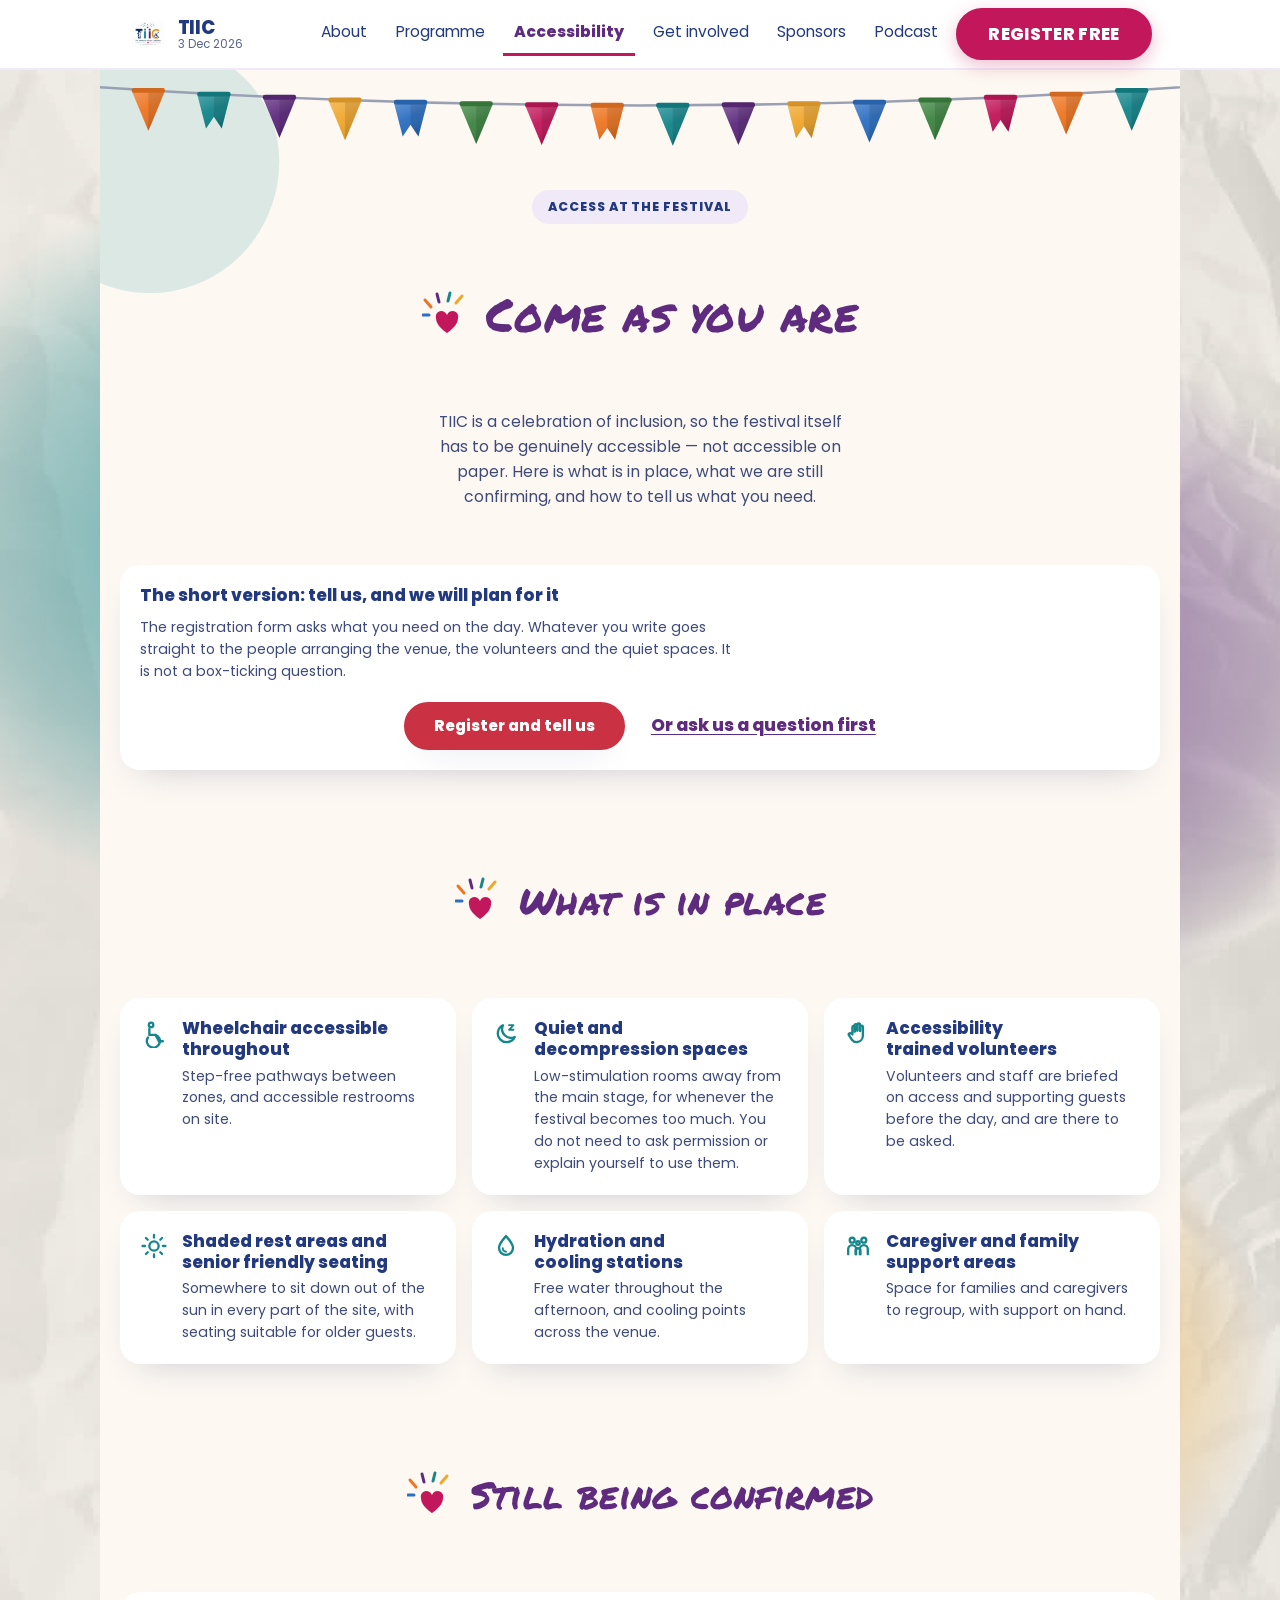
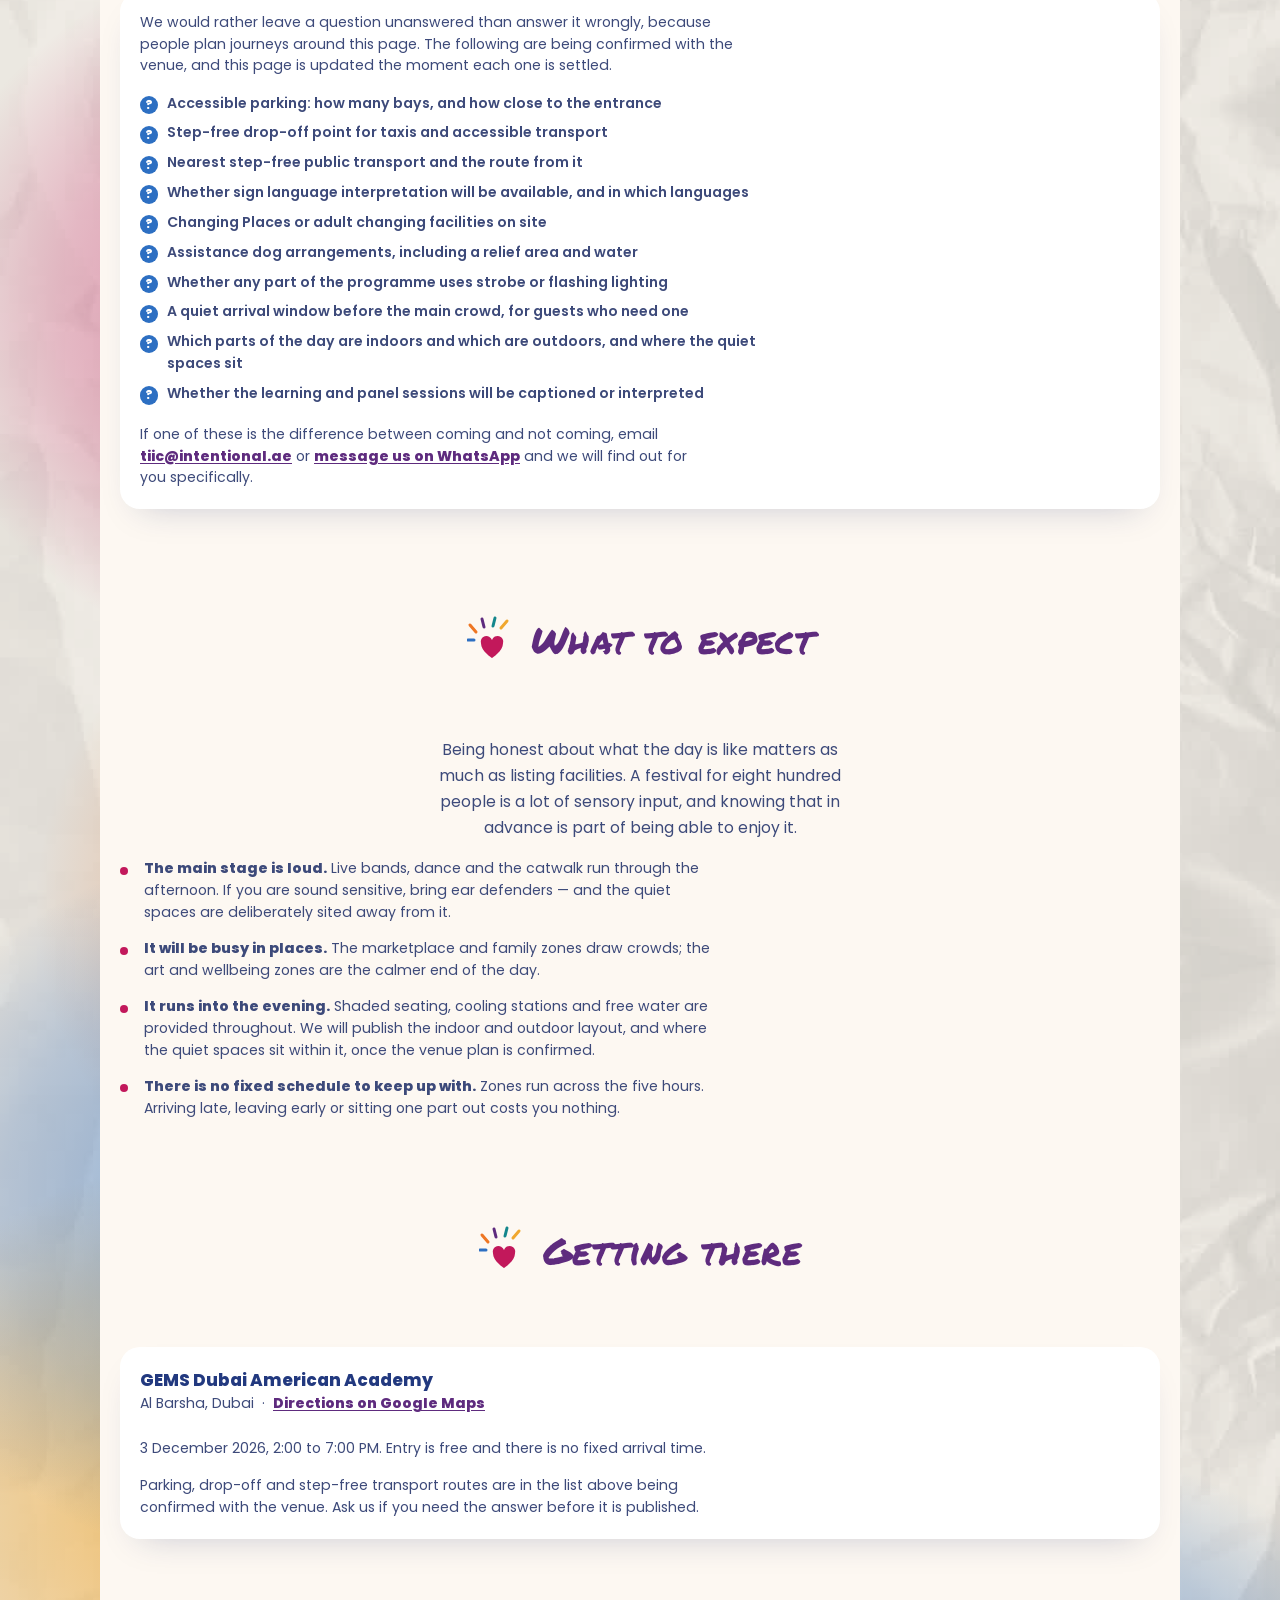
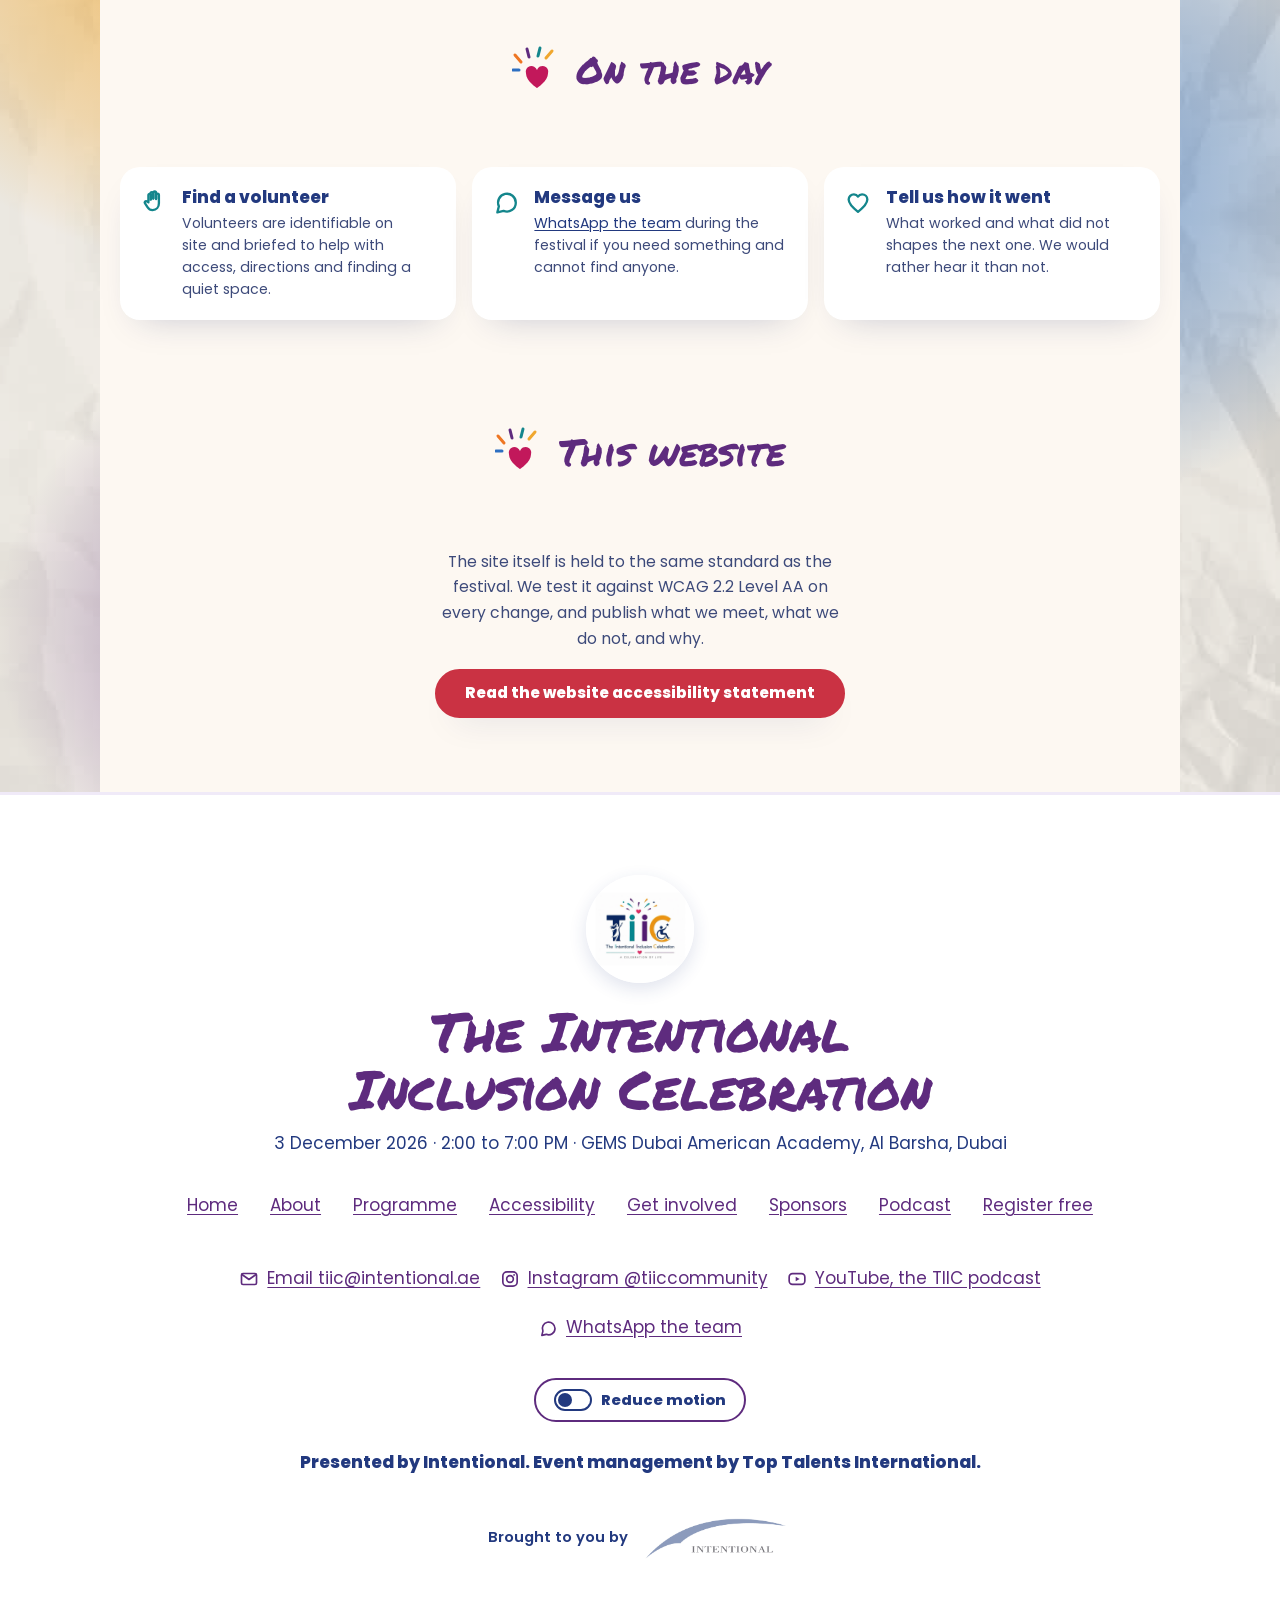
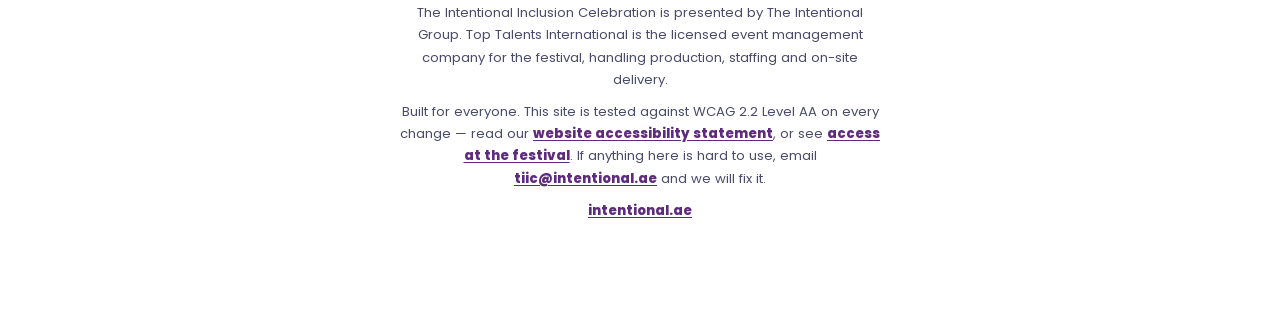
<file: accessibility/index.html>
<!DOCTYPE html><html lang="en"> <head><meta charset="utf-8"><meta name="viewport" content="width=device-width, initial-scale=1"><link rel="canonical" href="https://tiic.intentional.ae/accessibility/"><link rel="icon" href="/favicon.png" type="image/png"><link rel="apple-touch-icon" href="/favicon.png"><link rel="manifest" href="/site.webmanifest"><meta name="theme-color" content="#5E2B7E"><title>Access at the festival · The Intentional Inclusion Celebration</title><meta name="description" content="Wheelchair access, quiet and decompression spaces, shaded seating and caregiver areas at TIIC, 3 December 2026, Dubai. Tell us what you need."><meta property="og:type" content="website"><meta property="og:title" content="Access at the festival · The Intentional Inclusion Celebration"><meta property="og:description" content="Wheelchair access, quiet and decompression spaces, shaded seating and caregiver areas at TIIC, 3 December 2026, Dubai. Tell us what you need."><meta property="og:image" content="https://tiic.intentional.ae/assets/tiic-og.jpg"><meta property="og:image:width" content="1200"><meta property="og:image:height" content="630"><meta property="og:image:alt" content="The Intentional Inclusion Celebration, 3 Dec 2026"><meta property="og:url" content="https://tiic.intentional.ae/accessibility/"><meta property="og:locale" content="en_AE"><meta property="og:site_name" content="The Intentional Inclusion Celebration"><meta name="twitter:card" content="summary_large_image"><meta name="twitter:title" content="Access at the festival · The Intentional Inclusion Celebration"><meta name="twitter:description" content="Wheelchair access, quiet and decompression spaces, shaded seating and caregiver areas at TIIC, 3 December 2026, Dubai. Tell us what you need."><meta name="twitter:image" content="https://tiic.intentional.ae/assets/tiic-og.jpg"><meta name="twitter:image:alt" content="The Intentional Inclusion Celebration, 3 Dec 2026"><link rel="preload" href="/fonts/poppins-400.woff2" as="font" type="font/woff2" crossorigin><link rel="preload" href="/fonts/poppins-800.woff2" as="font" type="font/woff2" crossorigin><link rel="preload" href="/fonts/poppins-600.woff2" as="font" type="font/woff2" crossorigin><script type="application/ld+json">{"@context":"https://schema.org","@type":"Event","name":"The Intentional Inclusion Celebration","startDate":"2026-12-03T14:00:00+04:00","endDate":"2026-12-03T19:00:00+04:00","eventStatus":"https://schema.org/EventScheduled","eventAttendanceMode":"https://schema.org/OfflineEventAttendanceMode","isAccessibleForFree":true,"description":"The Intentional Inclusion Celebration is a free festival on 3 December 2026, 2:00 to 7:00 PM at GEMS Dubai American Academy, Al Barsha, Dubai. Free entry, everyone welcome.","url":"https://tiic.intentional.ae/","image":"https://tiic.intentional.ae/assets/tiic-og.jpg","location":{"@type":"Place","name":"GEMS Dubai American Academy","address":{"@type":"PostalAddress","addressLocality":"Al Barsha","addressRegion":"Dubai","addressCountry":"AE"}},"organizer":{"@type":"Organization","name":"The Intentional Group","url":"https://intentional.ae","sameAs":["https://instagram.com/tiiccommunity","https://www.youtube.com/@TheIntentionalInclusionCelebra"]},"offers":{"@type":"Offer","price":"0","priceCurrency":"AED","availability":"https://schema.org/InStock","url":"https://tiic.intentional.ae/register/","validFrom":"2026-09-07T00:00:00+04:00"}}</script><script type="application/ld+json">{"@context":"https://schema.org","@graph":[{"@type":"Organization","@id":"https://tiic.intentional.ae/#organization","name":"The Intentional Inclusion Celebration","alternateName":"TIIC","url":"https://tiic.intentional.ae/","logo":"https://tiic.intentional.ae/assets/tiic-logo.png","email":"tiic@intentional.ae","sameAs":["https://instagram.com/tiiccommunity","https://www.youtube.com/@TheIntentionalInclusionCelebra"],"parentOrganization":{"@type":"Organization","name":"The Intentional Group","url":"https://intentional.ae/"}},{"@type":"WebSite","@id":"https://tiic.intentional.ae/#website","name":"The Intentional Inclusion Celebration","url":"https://tiic.intentional.ae/","inLanguage":"en-AE","publisher":{"@id":"https://tiic.intentional.ae/#organization"}}]}</script><script type="application/ld+json">{"@context":"https://schema.org","@type":"BreadcrumbList","itemListElement":[{"@type":"ListItem","position":1,"name":"Home","item":"https://tiic.intentional.ae/"},{"@type":"ListItem","position":2,"name":"Accessibility","item":"https://tiic.intentional.ae/accessibility/"}]}</script><script type="application/ld+json">{"@context":"https://schema.org","@type":"FAQPage","mainEntity":[{"@type":"Question","name":"Is the festival wheelchair accessible?","acceptedAnswer":{"@type":"Answer","text":"Step-free pathways between zones, and accessible restrooms on site."}},{"@type":"Question","name":"Are there quiet or low-stimulation spaces?","acceptedAnswer":{"@type":"Answer","text":"Low-stimulation rooms away from the main stage, for whenever the festival becomes too much. You do not need to ask permission or explain yourself to use them."}},{"@type":"Question","name":"How loud and busy will it be?","acceptedAnswer":{"@type":"Answer","text":"Live bands, dance and the catwalk run through the afternoon. If you are sound sensitive, bring ear defenders — and the quiet spaces are deliberately sited away from it."}},{"@type":"Question","name":"Where and when is it?","acceptedAnswer":{"@type":"Answer","text":"GEMS Dubai American Academy, Al Barsha, Dubai. 3 December 2026, 2:00 to 7:00 PM. Entry is free and there is no fixed arrival time."}},{"@type":"Question","name":"How do I tell you what I need on the day?","acceptedAnswer":{"@type":"Answer","text":"The registration form asks what you need on the day. Whatever you write goes straight to the people arranging the venue, the volunteers and the quiet spaces. It is not a box-ticking question."}},{"@type":"Question","name":"Is there somewhere to sit down out of the sun?","acceptedAnswer":{"@type":"Answer","text":"Somewhere to sit down out of the sun in every part of the site, with seating suitable for older guests."}}]}</script><!--
      Set before paint, so the no-JS navigation never flashes open and no
      animation ever starts before we know whether it is wanted.

      data-motion is the single gate every animation in tiic.css keys off.
      The visitor's own choice wins; failing that, the operating system's
      setting decides. localStorage is wrapped because Safari throws on read
      in some private modes, and a thrown error here would take the whole
      inline script with it.
    --><script>
      (function () {
        var root = document.documentElement;
        root.classList.add('js');
        var choice = null;
        try { choice = localStorage.getItem('tiic-motion'); } catch (e) {}
        if (choice !== 'full' && choice !== 'reduce') {
          choice = window.matchMedia('(prefers-reduced-motion: reduce)').matches ? 'reduce' : 'full';
        }
        root.setAttribute('data-motion', choice);
      })();
    </script><link rel="stylesheet" href="/_astro/tiic.rwm_xhSe.css"><link rel="stylesheet" href="/_astro/BuntingCloth.BaNbUv2J.css"></head> <body>  <div class="shapefields" aria-hidden="true"> <div class="shapefield shapefield--keep" style="background-image:radial-gradient(closest-side, rgba(20,134,140,0.54) 0 28%, rgba(20,134,140,0.29700000000000004) 58%, transparent 82%),radial-gradient(closest-side, rgba(240,167,46,0.62) 0 28%, rgba(240,167,46,0.341) 58%, transparent 82%);background-size:92vw 72vw,78vw 61vw;background-position:8% 10%,74% 27%;--tx:12%;--ty:-270px;--dur:17s;--dly:-3s"></div><div class="shapefield" style="background-image:radial-gradient(closest-side, rgba(94,43,126,0.51) 0 28%, rgba(94,43,126,0.2805) 58%, transparent 82%),radial-gradient(closest-side, rgba(194,24,91,0.44) 0 28%, rgba(194,24,91,0.24200000000000002) 58%, transparent 82%);background-size:86vw 67vw,96vw 75vw;background-position:88% 13%,18% 37%;--tx:-13%;--ty:250px;--dur:23s;--dly:-11s"></div><div class="shapefield shapefield--keep" style="background-image:radial-gradient(closest-side, rgba(238,118,35,0.51) 0 28%, rgba(238,118,35,0.2805) 58%, transparent 82%),radial-gradient(closest-side, rgba(45,111,194,0.44) 0 28%, rgba(45,111,194,0.24200000000000002) 58%, transparent 82%);background-size:104vw 81vw,82vw 64vw;background-position:40% 49%,92% 66%;--tx:11%;--ty:300px;--dur:14s;--dly:-17s"></div><div class="shapefield" style="background-image:radial-gradient(closest-side, rgba(240,167,46,0.56) 0 28%, rgba(240,167,46,0.30800000000000005) 58%, transparent 82%),radial-gradient(closest-side, rgba(62,133,66,0.44) 0 28%, rgba(62,133,66,0.24200000000000002) 58%, transparent 82%);background-size:90vw 70vw,88vw 69vw;background-position:4% 61%,62% 80%;--tx:-12%;--ty:-285px;--dur:26s;--dly:-8s"></div><div class="shapefield" style="background-image:radial-gradient(closest-side, rgba(94,43,126,0.44) 0 28%, rgba(94,43,126,0.24200000000000002) 58%, transparent 82%),radial-gradient(closest-side, rgba(194,24,91,0.49) 0 28%, rgba(194,24,91,0.2695) 58%, transparent 82%);background-size:84vw 66vw,94vw 73vw;background-position:26% 75%,80% 91%;--tx:13%;--ty:235px;--dur:20s;--dly:-21s"></div><div class="shapefield" style="background-image:radial-gradient(closest-side, rgba(62,133,66,0.4) 0 28%, rgba(62,133,66,0.22000000000000003) 58%, transparent 82%),radial-gradient(closest-side, rgba(45,111,194,0.44) 0 28%, rgba(45,111,194,0.24200000000000002) 58%, transparent 82%);background-size:98vw 76vw,92vw 72vw;background-position:56% 20%,10% 55%;--tx:-11%;--ty:265px;--dur:19s;--dly:-14s"></div> </div> <a class="skip-link" href="#main-content">Skip to content</a> <header class="site-header"> <div class="wrap site-header-inner"> <a class="brand" href="/" aria-label="The Intentional Inclusion Celebration, home"> <img class="brand-badge" src="/favicon.png" width="512" height="512" alt=""> <span class="brand-text"> <span class="brand-name">TIIC</span> <span class="brand-date">3 Dec 2026</span> </span> </a> <button class="nav-toggle" type="button" aria-expanded="false" aria-controls="primary-nav" hidden> <span class="nav-toggle-bars" aria-hidden="true"><span></span><span></span><span></span></span>
Menu
</button> <nav id="primary-nav" class="primary-nav" aria-label="Primary"> <ul> <li> <a href="/about/"> About </a> </li><li> <a href="/programme/"> Programme </a> </li><li> <a href="/accessibility/" aria-current="page" class="is-current"> Accessibility </a> </li><li> <a href="/get-involved/"> Get involved </a> </li><li> <a href="/sponsors/"> Sponsors </a> </li><li> <a href="/podcast/"> Podcast </a> </li> <li class="nav-cta-item"> <a class="btn btn--sm" href="/register/"> Register free </a> </li> </ul> </nav> </div> </header><script type="module">var e=document.querySelector(`.nav-toggle`),t=document.getElementById(`primary-nav`),n=document.querySelector(`.site-header`);if(e&&t&&n){e.hidden=!1,n.classList.add(`has-toggle`);let t=()=>window.matchMedia(`(max-width: 899px)`).matches,r=t=>{e.setAttribute(`aria-expanded`,String(t)),n.classList.toggle(`nav-open`,t)};e.addEventListener(`click`,()=>{r(e.getAttribute(`aria-expanded`)!==`true`)}),document.addEventListener(`keydown`,t=>{t.key===`Escape`&&e.getAttribute(`aria-expanded`)===`true`&&(r(!1),e.focus())}),n.addEventListener(`focusout`,e=>{if(!t())return;let i=e.relatedTarget;i&&n.contains(i)||r(!1)}),window.matchMedia(`(max-width: 899px)`).addEventListener(`change`,()=>r(!1))}if(n){let e=n,t=!1,r=()=>{t=!1,e.classList.toggle(`is-stuck`,window.scrollY>8)};window.addEventListener(`scroll`,()=>{t||(t=!0,requestAnimationFrame(r))},{passive:!0}),r()}</script>  <main id="main-content" class="v2"> <div class="page-hero"> <div class="bunting bunting--rich" aria-hidden="true"> <svg viewBox="0 0 1200 120" preserveAspectRatio="xMidYMin slice" xmlns="http://www.w3.org/2000/svg"> <defs>  <linearGradient id="sheen" x1="0" y1="0" x2="0.35" y2="1"> <stop offset="0%" stop-color="#fff" stop-opacity="0.26"></stop> <stop offset="55%" stop-color="#fff" stop-opacity="0.04"></stop> <stop offset="100%" stop-color="#000" stop-opacity="0.10"></stop> </linearGradient> </defs> <path d="M0 14 Q600 58 1200 14" fill="none" stroke="#9aa0b4" stroke-width="2.5" stroke-linecap="round"></path> <g style="--sway-delay:0ms"> <path d="M16.333333333333336,16.376543209876544 L50.333333333333336,16.376543209876544 Q40.333333333333336,41.376543209876544 33.333333333333336,57.376543209876544 Q26.333333333333336,41.376543209876544 Z" fill="#C2185B"></path> <path d="M16.333333333333336,16.376543209876544 L50.333333333333336,16.376543209876544 Q40.333333333333336,41.376543209876544 33.333333333333336,57.376543209876544 Q26.333333333333336,41.376543209876544 Z" fill="url(#sheen)"></path> <path d="M33.333333333333336,16.376543209876544 L50.333333333333336,16.376543209876544 Q40.333333333333336,41.376543209876544 33.333333333333336,57.376543209876544 Z" fill="#000" opacity="0.10"></path> <rect x="16.333333333333336" y="13.876543209876544" width="34" height="5" rx="2.5" fill="#C2185B"></rect> <rect x="16.333333333333336" y="13.876543209876544" width="34" height="5" rx="2.5" fill="#000" opacity="0.12"></rect> </g><g style="--sway-delay:95ms"> <path d="M83,20.72222222222222 L117,20.72222222222222 Q107,45.72222222222222 100,61.72222222222222 Q93,45.72222222222222 Z" fill="#EE7623"></path> <path d="M83,20.72222222222222 L117,20.72222222222222 Q107,45.72222222222222 100,61.72222222222222 Q93,45.72222222222222 Z" fill="url(#sheen)"></path> <path d="M100,20.72222222222222 L117,20.72222222222222 Q107,45.72222222222222 100,61.72222222222222 Z" fill="#000" opacity="0.10"></path> <rect x="83" y="18.22222222222222" width="34" height="5" rx="2.5" fill="#EE7623"></rect> <rect x="83" y="18.22222222222222" width="34" height="5" rx="2.5" fill="#000" opacity="0.12"></rect> </g><g style="--sway-delay:190ms"> <path d="M149.66666666666669,24.524691358024693 L183.66666666666669,24.524691358024693 L174.66666666666669,59.5246913580247 L166.66666666666669,47.5246913580247 L158.66666666666669,59.5246913580247 Z" fill="#14868C"></path> <path d="M149.66666666666669,24.524691358024693 L183.66666666666669,24.524691358024693 L174.66666666666669,59.5246913580247 L166.66666666666669,47.5246913580247 L158.66666666666669,59.5246913580247 Z" fill="url(#sheen)"></path> <path d="M166.66666666666669,24.524691358024693 L183.66666666666669,24.524691358024693 L174.66666666666669,59.5246913580247 L166.66666666666669,47.5246913580247 Z" fill="#000" opacity="0.10"></path> <rect x="149.66666666666669" y="22.024691358024693" width="34" height="5" rx="2.5" fill="#14868C"></rect> <rect x="149.66666666666669" y="22.024691358024693" width="34" height="5" rx="2.5" fill="#000" opacity="0.12"></rect> </g><g style="--sway-delay:285ms"> <path d="M216.33333333333334,27.78395061728395 L250.33333333333334,27.78395061728395 Q240.33333333333334,52.78395061728395 233.33333333333334,68.78395061728395 Q226.33333333333334,52.78395061728395 Z" fill="#5E2B7E"></path> <path d="M216.33333333333334,27.78395061728395 L250.33333333333334,27.78395061728395 Q240.33333333333334,52.78395061728395 233.33333333333334,68.78395061728395 Q226.33333333333334,52.78395061728395 Z" fill="url(#sheen)"></path> <path d="M233.33333333333334,27.78395061728395 L250.33333333333334,27.78395061728395 Q240.33333333333334,52.78395061728395 233.33333333333334,68.78395061728395 Z" fill="#000" opacity="0.10"></path> <rect x="216.33333333333334" y="25.28395061728395" width="34" height="5" rx="2.5" fill="#5E2B7E"></rect> <rect x="216.33333333333334" y="25.28395061728395" width="34" height="5" rx="2.5" fill="#000" opacity="0.12"></rect> </g><g style="--sway-delay:380ms"> <path d="M283,30.5 L317,30.5 Q307,55.5 300,71.5 Q293,55.5 Z" fill="#F0A72E"></path> <path d="M283,30.5 L317,30.5 Q307,55.5 300,71.5 Q293,55.5 Z" fill="url(#sheen)"></path> <path d="M300,30.5 L317,30.5 Q307,55.5 300,71.5 Z" fill="#000" opacity="0.10"></path> <rect x="283" y="28" width="34" height="5" rx="2.5" fill="#F0A72E"></rect> <rect x="283" y="28" width="34" height="5" rx="2.5" fill="#000" opacity="0.12"></rect> </g><g style="--sway-delay:475ms"> <path d="M349.6666666666667,32.67283950617284 L383.6666666666667,32.67283950617284 L374.6666666666667,67.67283950617283 L366.6666666666667,55.67283950617284 L358.6666666666667,67.67283950617283 Z" fill="#2D6FC2"></path> <path d="M349.6666666666667,32.67283950617284 L383.6666666666667,32.67283950617284 L374.6666666666667,67.67283950617283 L366.6666666666667,55.67283950617284 L358.6666666666667,67.67283950617283 Z" fill="url(#sheen)"></path> <path d="M366.6666666666667,32.67283950617284 L383.6666666666667,32.67283950617284 L374.6666666666667,67.67283950617283 L366.6666666666667,55.67283950617284 Z" fill="#000" opacity="0.10"></path> <rect x="349.6666666666667" y="30.172839506172842" width="34" height="5" rx="2.5" fill="#2D6FC2"></rect> <rect x="349.6666666666667" y="30.172839506172842" width="34" height="5" rx="2.5" fill="#000" opacity="0.12"></rect> </g><g style="--sway-delay:570ms"> <path d="M416.3333333333333,34.30246913580247 L450.3333333333333,34.30246913580247 Q440.3333333333333,59.30246913580247 433.3333333333333,75.30246913580247 Q426.3333333333333,59.30246913580247 Z" fill="#3E8542"></path> <path d="M416.3333333333333,34.30246913580247 L450.3333333333333,34.30246913580247 Q440.3333333333333,59.30246913580247 433.3333333333333,75.30246913580247 Q426.3333333333333,59.30246913580247 Z" fill="url(#sheen)"></path> <path d="M433.3333333333333,34.30246913580247 L450.3333333333333,34.30246913580247 Q440.3333333333333,59.30246913580247 433.3333333333333,75.30246913580247 Z" fill="#000" opacity="0.10"></path> <rect x="416.3333333333333" y="31.80246913580247" width="34" height="5" rx="2.5" fill="#3E8542"></rect> <rect x="416.3333333333333" y="31.80246913580247" width="34" height="5" rx="2.5" fill="#000" opacity="0.12"></rect> </g><g style="--sway-delay:665ms"> <path d="M483,35.388888888888886 L517,35.388888888888886 Q507,60.388888888888886 500,76.38888888888889 Q493,60.388888888888886 Z" fill="#C2185B"></path> <path d="M483,35.388888888888886 L517,35.388888888888886 Q507,60.388888888888886 500,76.38888888888889 Q493,60.388888888888886 Z" fill="url(#sheen)"></path> <path d="M500,35.388888888888886 L517,35.388888888888886 Q507,60.388888888888886 500,76.38888888888889 Z" fill="#000" opacity="0.10"></path> <rect x="483" y="32.888888888888886" width="34" height="5" rx="2.5" fill="#C2185B"></rect> <rect x="483" y="32.888888888888886" width="34" height="5" rx="2.5" fill="#000" opacity="0.12"></rect> </g><g style="--sway-delay:760ms"> <path d="M549.6666666666667,35.932098765432094 L583.6666666666667,35.932098765432094 L574.6666666666667,70.9320987654321 L566.6666666666667,58.932098765432094 L558.6666666666667,70.9320987654321 Z" fill="#EE7623"></path> <path d="M549.6666666666667,35.932098765432094 L583.6666666666667,35.932098765432094 L574.6666666666667,70.9320987654321 L566.6666666666667,58.932098765432094 L558.6666666666667,70.9320987654321 Z" fill="url(#sheen)"></path> <path d="M566.6666666666667,35.932098765432094 L583.6666666666667,35.932098765432094 L574.6666666666667,70.9320987654321 L566.6666666666667,58.932098765432094 Z" fill="#000" opacity="0.10"></path> <rect x="549.6666666666667" y="33.432098765432094" width="34" height="5" rx="2.5" fill="#EE7623"></rect> <rect x="549.6666666666667" y="33.432098765432094" width="34" height="5" rx="2.5" fill="#000" opacity="0.12"></rect> </g><g style="--sway-delay:855ms"> <path d="M616.3333333333334,35.9320987654321 L650.3333333333334,35.9320987654321 Q640.3333333333334,60.9320987654321 633.3333333333334,76.9320987654321 Q626.3333333333334,60.9320987654321 Z" fill="#14868C"></path> <path d="M616.3333333333334,35.9320987654321 L650.3333333333334,35.9320987654321 Q640.3333333333334,60.9320987654321 633.3333333333334,76.9320987654321 Q626.3333333333334,60.9320987654321 Z" fill="url(#sheen)"></path> <path d="M633.3333333333334,35.9320987654321 L650.3333333333334,35.9320987654321 Q640.3333333333334,60.9320987654321 633.3333333333334,76.9320987654321 Z" fill="#000" opacity="0.10"></path> <rect x="616.3333333333334" y="33.4320987654321" width="34" height="5" rx="2.5" fill="#14868C"></rect> <rect x="616.3333333333334" y="33.4320987654321" width="34" height="5" rx="2.5" fill="#000" opacity="0.12"></rect> </g><g style="--sway-delay:950ms"> <path d="M683.0000000000001,35.388888888888886 L717.0000000000001,35.388888888888886 Q707.0000000000001,60.388888888888886 700.0000000000001,76.38888888888889 Q693.0000000000001,60.388888888888886 Z" fill="#5E2B7E"></path> <path d="M683.0000000000001,35.388888888888886 L717.0000000000001,35.388888888888886 Q707.0000000000001,60.388888888888886 700.0000000000001,76.38888888888889 Q693.0000000000001,60.388888888888886 Z" fill="url(#sheen)"></path> <path d="M700.0000000000001,35.388888888888886 L717.0000000000001,35.388888888888886 Q707.0000000000001,60.388888888888886 700.0000000000001,76.38888888888889 Z" fill="#000" opacity="0.10"></path> <rect x="683.0000000000001" y="32.888888888888886" width="34" height="5" rx="2.5" fill="#5E2B7E"></rect> <rect x="683.0000000000001" y="32.888888888888886" width="34" height="5" rx="2.5" fill="#000" opacity="0.12"></rect> </g><g style="--sway-delay:1045ms"> <path d="M749.6666666666667,34.30246913580247 L783.6666666666667,34.30246913580247 L774.6666666666667,69.30246913580247 L766.6666666666667,57.30246913580247 L758.6666666666667,69.30246913580247 Z" fill="#F0A72E"></path> <path d="M749.6666666666667,34.30246913580247 L783.6666666666667,34.30246913580247 L774.6666666666667,69.30246913580247 L766.6666666666667,57.30246913580247 L758.6666666666667,69.30246913580247 Z" fill="url(#sheen)"></path> <path d="M766.6666666666667,34.30246913580247 L783.6666666666667,34.30246913580247 L774.6666666666667,69.30246913580247 L766.6666666666667,57.30246913580247 Z" fill="#000" opacity="0.10"></path> <rect x="749.6666666666667" y="31.80246913580247" width="34" height="5" rx="2.5" fill="#F0A72E"></rect> <rect x="749.6666666666667" y="31.80246913580247" width="34" height="5" rx="2.5" fill="#000" opacity="0.12"></rect> </g><g style="--sway-delay:1140ms"> <path d="M816.3333333333334,32.672839506172835 L850.3333333333334,32.672839506172835 Q840.3333333333334,57.672839506172835 833.3333333333334,73.67283950617283 Q826.3333333333334,57.672839506172835 Z" fill="#2D6FC2"></path> <path d="M816.3333333333334,32.672839506172835 L850.3333333333334,32.672839506172835 Q840.3333333333334,57.672839506172835 833.3333333333334,73.67283950617283 Q826.3333333333334,57.672839506172835 Z" fill="url(#sheen)"></path> <path d="M833.3333333333334,32.672839506172835 L850.3333333333334,32.672839506172835 Q840.3333333333334,57.672839506172835 833.3333333333334,73.67283950617283 Z" fill="#000" opacity="0.10"></path> <rect x="816.3333333333334" y="30.172839506172835" width="34" height="5" rx="2.5" fill="#2D6FC2"></rect> <rect x="816.3333333333334" y="30.172839506172835" width="34" height="5" rx="2.5" fill="#000" opacity="0.12"></rect> </g><g style="--sway-delay:1235ms"> <path d="M883.0000000000001,30.499999999999996 L917.0000000000001,30.499999999999996 Q907.0000000000001,55.5 900.0000000000001,71.5 Q893.0000000000001,55.5 Z" fill="#3E8542"></path> <path d="M883.0000000000001,30.499999999999996 L917.0000000000001,30.499999999999996 Q907.0000000000001,55.5 900.0000000000001,71.5 Q893.0000000000001,55.5 Z" fill="url(#sheen)"></path> <path d="M900.0000000000001,30.499999999999996 L917.0000000000001,30.499999999999996 Q907.0000000000001,55.5 900.0000000000001,71.5 Z" fill="#000" opacity="0.10"></path> <rect x="883.0000000000001" y="27.999999999999996" width="34" height="5" rx="2.5" fill="#3E8542"></rect> <rect x="883.0000000000001" y="27.999999999999996" width="34" height="5" rx="2.5" fill="#000" opacity="0.12"></rect> </g><g style="--sway-delay:1330ms"> <path d="M949.6666666666667,27.78395061728395 L983.6666666666667,27.78395061728395 L974.6666666666667,62.78395061728395 L966.6666666666667,50.78395061728395 L958.6666666666667,62.78395061728395 Z" fill="#C2185B"></path> <path d="M949.6666666666667,27.78395061728395 L983.6666666666667,27.78395061728395 L974.6666666666667,62.78395061728395 L966.6666666666667,50.78395061728395 L958.6666666666667,62.78395061728395 Z" fill="url(#sheen)"></path> <path d="M966.6666666666667,27.78395061728395 L983.6666666666667,27.78395061728395 L974.6666666666667,62.78395061728395 L966.6666666666667,50.78395061728395 Z" fill="#000" opacity="0.10"></path> <rect x="949.6666666666667" y="25.28395061728395" width="34" height="5" rx="2.5" fill="#C2185B"></rect> <rect x="949.6666666666667" y="25.28395061728395" width="34" height="5" rx="2.5" fill="#000" opacity="0.12"></rect> </g><g style="--sway-delay:1425ms"> <path d="M1016.3333333333335,24.524691358024683 L1050.3333333333335,24.524691358024683 Q1040.3333333333335,49.52469135802468 1033.3333333333335,65.52469135802468 Q1026.3333333333335,49.52469135802468 Z" fill="#EE7623"></path> <path d="M1016.3333333333335,24.524691358024683 L1050.3333333333335,24.524691358024683 Q1040.3333333333335,49.52469135802468 1033.3333333333335,65.52469135802468 Q1026.3333333333335,49.52469135802468 Z" fill="url(#sheen)"></path> <path d="M1033.3333333333335,24.524691358024683 L1050.3333333333335,24.524691358024683 Q1040.3333333333335,49.52469135802468 1033.3333333333335,65.52469135802468 Z" fill="#000" opacity="0.10"></path> <rect x="1016.3333333333335" y="22.024691358024683" width="34" height="5" rx="2.5" fill="#EE7623"></rect> <rect x="1016.3333333333335" y="22.024691358024683" width="34" height="5" rx="2.5" fill="#000" opacity="0.12"></rect> </g><g style="--sway-delay:1520ms"> <path d="M1083,20.722222222222225 L1117,20.722222222222225 Q1107,45.72222222222223 1100,61.72222222222223 Q1093,45.72222222222223 Z" fill="#14868C"></path> <path d="M1083,20.722222222222225 L1117,20.722222222222225 Q1107,45.72222222222223 1100,61.72222222222223 Q1093,45.72222222222223 Z" fill="url(#sheen)"></path> <path d="M1100,20.722222222222225 L1117,20.722222222222225 Q1107,45.72222222222223 1100,61.72222222222223 Z" fill="#000" opacity="0.10"></path> <rect x="1083" y="18.222222222222225" width="34" height="5" rx="2.5" fill="#14868C"></rect> <rect x="1083" y="18.222222222222225" width="34" height="5" rx="2.5" fill="#000" opacity="0.12"></rect> </g><g style="--sway-delay:1615ms"> <path d="M1149.6666666666667,16.376543209876534 L1183.6666666666667,16.376543209876534 L1174.6666666666667,51.37654320987653 L1166.6666666666667,39.37654320987653 L1158.6666666666667,51.37654320987653 Z" fill="#5E2B7E"></path> <path d="M1149.6666666666667,16.376543209876534 L1183.6666666666667,16.376543209876534 L1174.6666666666667,51.37654320987653 L1166.6666666666667,39.37654320987653 L1158.6666666666667,51.37654320987653 Z" fill="url(#sheen)"></path> <path d="M1166.6666666666667,16.376543209876534 L1183.6666666666667,16.376543209876534 L1174.6666666666667,51.37654320987653 L1166.6666666666667,39.37654320987653 Z" fill="#000" opacity="0.10"></path> <rect x="1149.6666666666667" y="13.876543209876534" width="34" height="5" rx="2.5" fill="#5E2B7E"></rect> <rect x="1149.6666666666667" y="13.876543209876534" width="34" height="5" rx="2.5" fill="#000" opacity="0.12"></rect> </g> </svg> </div> <div class="decor" aria-hidden="true"> <span class="blob blob--teal"> <svg viewBox="0 0 200 200" xmlns="http://www.w3.org/2000/svg"> <path d="M45,15 C90,0 140,10 165,50 C190,90 175,150 130,175 C85,200 25,185 10,135 C-5,85 5,30 45,15 Z" fill="#14868C" opacity="0.14"></path> </svg> </span>  </div> <div class="wrap page-hero-inner"> <p class="page-eyebrow"> Access at the festival </p> <h1> <svg class="doodle" aria-hidden="true"><use href="#doodle"></use></svg> Come as you are </h1> <p class="page-intro">TIIC is a celebration of inclusion, so the festival itself has to be genuinely accessible — not accessible on paper. Here is what is in place, what we are still confirming, and how to tell us what you need.</p>  </div> </div> <section class="section section--tight" aria-labelledby="ask-h"> <div class="wrap"> <div class="callout callout--pink"> <h2 id="ask-h">The short version: tell us, and we will plan for it</h2> <p>
The registration form asks what you need on the day. Whatever you write goes straight
            to the people arranging the venue, the volunteers and the quiet spaces. It is not a
            box-ticking question.
</p> <div class="cta-row" style="margin-top:1.2rem"> <a class="btn" href="/register/">Register and tell us</a> <a class="link-quiet" href="mailto:tiic@intentional.ae?subject=Access%20question%20about%20TIIC">
Or ask us a question first
</a> </div> </div> </div> </section> <section class="section section--tight" aria-labelledby="inplace-h"> <div class="decor" aria-hidden="true"> <span class="blob blob--teal"> <svg viewBox="0 0 200 200" xmlns="http://www.w3.org/2000/svg"> <path d="M45,15 C90,0 140,10 165,50 C190,90 175,150 130,175 C85,200 25,185 10,135 C-5,85 5,30 45,15 Z" fill="#14868C" opacity="0.14"></path> </svg> </span>  </div> <div class="wrap"> <h2 id="inplace-h" class="mhead"><svg class="doodle" aria-hidden="true"><use href="#doodle"></use></svg>What is in place</h2> <ul class="reasons stagger"> <li> <svg class="icon" aria-hidden="true"><use href="#i-wheelchair"></use></svg> <div> <h3>Wheelchair accessible throughout</h3> <p>Step-free pathways between zones, and accessible restrooms on site.</p> </div> </li><li> <svg class="icon" aria-hidden="true"><use href="#i-quiet"></use></svg> <div> <h3>Quiet and decompression spaces</h3> <p>Low-stimulation rooms away from the main stage, for whenever the festival becomes too much. You do not need to ask permission or explain yourself to use them.</p> </div> </li><li> <svg class="icon" aria-hidden="true"><use href="#i-hands"></use></svg> <div> <h3>Accessibility trained volunteers</h3> <p>Volunteers and staff are briefed on access and supporting guests before the day, and are there to be asked.</p> </div> </li><li> <svg class="icon" aria-hidden="true"><use href="#i-shade"></use></svg> <div> <h3>Shaded rest areas and senior friendly seating</h3> <p>Somewhere to sit down out of the sun in every part of the site, with seating suitable for older guests.</p> </div> </li><li> <svg class="icon" aria-hidden="true"><use href="#i-water"></use></svg> <div> <h3>Hydration and cooling stations</h3> <p>Free water throughout the afternoon, and cooling points across the venue.</p> </div> </li><li> <svg class="icon" aria-hidden="true"><use href="#i-family"></use></svg> <div> <h3>Caregiver and family support areas</h3> <p>Space for families and caregivers to regroup, with support on hand.</p> </div> </li> </ul> </div> </section> <section class="section section--tight" aria-labelledby="pending-h"> <div class="wrap"> <h2 id="pending-h" class="mhead"><svg class="doodle" aria-hidden="true"><use href="#doodle"></use></svg>Still being confirmed</h2> <div class="callout callout--sky"> <p>
We would rather leave a question unanswered than answer it wrongly, because people plan
            journeys around this page. The following are being confirmed with the venue, and this
            page is updated the moment each one is settled.
</p> <ul class="pending-list"> <li>Accessible parking: how many bays, and how close to the entrance</li><li>Step-free drop-off point for taxis and accessible transport</li><li>Nearest step-free public transport and the route from it</li><li>Whether sign language interpretation will be available, and in which languages</li><li>Changing Places or adult changing facilities on site</li><li>Assistance dog arrangements, including a relief area and water</li><li>Whether any part of the programme uses strobe or flashing lighting</li><li>A quiet arrival window before the main crowd, for guests who need one</li><li>Which parts of the day are indoors and which are outdoors, and where the quiet spaces sit</li><li>Whether the learning and panel sessions will be captioned or interpreted</li> </ul> <p class="alt-note">
If one of these is the difference between coming and not coming, email
 <a href="mailto:tiic@intentional.ae?subject=Access%20question%20about%20TIIC">tiic@intentional.ae</a>  or <a href="https://wa.me/971504519627" target="_blank" rel="noopener noreferrer">message us on WhatsApp<span class="vh"> (opens in a new tab)</span></a>  and we will find out for you specifically.
</p> </div> </div> </section> <section class="section section--tight" aria-labelledby="sensory-h"> <div class="wrap"> <h2 id="sensory-h" class="mhead"><svg class="doodle" aria-hidden="true"><use href="#doodle"></use></svg>What to expect</h2> <p class="lead">
Being honest about what the day is like matters as much as listing facilities. A festival
          for eight hundred people is a lot of sensory input, and knowing that in advance is part of
          being able to enjoy it.
</p> <ul class="expect"> <li> <strong>The main stage is loud.</strong> Live bands, dance and the catwalk run through
            the afternoon. If you are sound sensitive, bring ear defenders — and the quiet spaces
            are deliberately sited away from it.
</li> <li> <strong>It will be busy in places.</strong> The marketplace and family zones draw
            crowds; the art and wellbeing zones are the calmer end of the day.
</li> <li> <strong>It runs into the evening.</strong> Shaded seating, cooling stations and free
            water are provided throughout. We will publish the indoor and outdoor layout, and where
            the quiet spaces sit within it, once the venue plan is confirmed.
</li> <li> <strong>There is no fixed schedule to keep up with.</strong> Zones run across the five
            hours. Arriving late, leaving early or sitting one part out costs you nothing.
</li> </ul> </div> </section> <section class="section section--tight" aria-labelledby="there-h"> <div class="wrap"> <h2 id="there-h" class="mhead"><svg class="doodle" aria-hidden="true"><use href="#doodle"></use></svg>Getting there</h2> <div class="venue-card"> <p class="venue-block"> <span class="venue-name">GEMS Dubai American Academy</span><br> Al Barsha, Dubai &nbsp;·&nbsp;
<a href="https://www.google.com/maps/search/?api=1&amp;query=GEMS+Dubai+American+Academy+Al+Barsha+Dubai" target="_blank" rel="noopener noreferrer">Directions on Google Maps<span class="vh"> (opens in a new tab)</span></a> </p> <p> 3 December 2026, 2:00 to 7:00 PM. Entry is free and there is no fixed arrival time.
</p> <p class="alt-note">
Parking, drop-off and step-free transport routes are in the list above being confirmed
            with the venue. Ask us if you need the answer before it is published.
</p> </div> </div> </section> <section class="section section--tight" aria-labelledby="onday-h"> <div class="wrap"> <h2 id="onday-h" class="mhead"><svg class="doodle" aria-hidden="true"><use href="#doodle"></use></svg>On the day</h2> <ul class="reasons stagger"> <li> <svg class="icon" aria-hidden="true"><use href="#i-hands"></use></svg> <div> <h3>Find a volunteer</h3> <p>Volunteers are identifiable on site and briefed to help with access, directions and finding a quiet space.</p> </div> </li> <li> <svg class="icon" aria-hidden="true"><use href="#i-chat"></use></svg> <div> <h3>Message us</h3> <p> <a href="https://wa.me/971504519627" target="_blank" rel="noopener noreferrer">WhatsApp the team<span class="vh"> (opens in a new tab)</span></a>  during the festival if you need something and cannot find anyone.
</p> </div> </li> <li> <svg class="icon" aria-hidden="true"><use href="#i-heart"></use></svg> <div> <h3>Tell us how it went</h3> <p>
What worked and what did not shapes the next one. We would rather hear it than not.
</p> </div> </li> </ul> </div> </section> <section class="section section--tight" aria-labelledby="site-h"> <div class="wrap"> <h2 id="site-h" class="mhead"><svg class="doodle" aria-hidden="true"><use href="#doodle"></use></svg>This website</h2> <p class="lead">
The site itself is held to the same standard as the festival. We test it against WCAG 2.2
          Level AA on every change, and publish what we meet, what we do not, and why.
</p> <p class="center"><a class="btn" href="/accessibility/website/">Read the website accessibility statement</a></p> </div> </section> </main>  <footer class="footer"> <div class="wrap"> <img class="footer-badge" src="/favicon.png" width="512" height="512" alt="" loading="lazy" decoding="async"> <h2 class="footer-title">The Intentional Inclusion Celebration</h2>  <p class="footer-strap"> <time datetime="2026-12-03T14:00:00+04:00">3 December 2026</time> &middot; 2:00 to 7:00 PM &middot; GEMS Dubai American Academy, Al Barsha, Dubai </p> <nav class="footer-nav" aria-label="Footer"> <ul> <li><a href="/">Home</a></li> <li><a href="/about/">About</a></li><li><a href="/programme/">Programme</a></li><li><a href="/accessibility/">Accessibility</a></li><li><a href="/get-involved/">Get involved</a></li><li><a href="/sponsors/">Sponsors</a></li><li><a href="/podcast/">Podcast</a></li> <li><a href="/register/">Register free</a></li> </ul> </nav> <ul class="footer-links"> <li> <svg class="icon" aria-hidden="true"><use href="#i-mail"></use></svg> <a href="mailto:tiic@intentional.ae">Email tiic@intentional.ae</a> </li> <li> <svg class="icon" aria-hidden="true"><use href="#i-instagram"></use></svg> <a href="https://instagram.com/tiiccommunity" target="_blank" rel="noopener noreferrer">Instagram @tiiccommunity<span class="vh"> (opens in a new tab)</span></a> </li> <li> <svg class="icon" aria-hidden="true"><use href="#i-youtube"></use></svg> <a href="https://www.youtube.com/@TheIntentionalInclusionCelebra" target="_blank" rel="noopener noreferrer">YouTube, the TIIC podcast<span class="vh"> (opens in a new tab)</span></a> </li> <li> <svg class="icon" aria-hidden="true"><use href="#i-chat"></use></svg> <a href="https://wa.me/971504519627" target="_blank" rel="noopener noreferrer">WhatsApp the team<span class="vh"> (opens in a new tab)</span></a> </li> </ul>  <p class="motion-switch"> <button class="motion-toggle" type="button" aria-pressed="false" hidden> <span class="motion-toggle-track" aria-hidden="true"><span class="motion-toggle-thumb"></span></span>
Reduce motion
</button> </p> <p class="footer-credit">
Presented by Intentional. Event management by Top Talents International.
</p> <div class="brought"> <span>Brought to you by</span> <img src="/assets/intentional-logo.png" alt="The Intentional Group" width="180" height="71" loading="lazy" decoding="async"> </div> <div class="footer-meta"> <p> The Intentional Inclusion Celebration is presented by The Intentional Group. Top Talents International is the licensed event
        management company for the festival, handling production, staffing and on-site delivery.
</p> <p>
Built for everyone. This site is tested against WCAG 2.2 Level AA on every change —
        read our <a href="/accessibility/website/">website accessibility statement</a>, or see
<a href="/accessibility/">access at the festival</a>. If anything here is hard to use,
        email <a href="mailto:tiic@intentional.ae">tiic@intentional.ae</a> and we will fix it.
</p> <p> <a href="https://intentional.ae" target="_blank" rel="noopener noreferrer">intentional.ae<span class="vh"> (opens in a new tab)</span></a> </p> </div> </div> </footer><script type="module">var e=document.querySelector(`.motion-toggle`),t=document.documentElement;if(e){e.hidden=!1;let n=()=>{let n=t.dataset.motion===`reduce`;e.setAttribute(`aria-pressed`,String(n))};e.addEventListener(`click`,()=>{let e=t.dataset.motion===`reduce`?`full`:`reduce`;t.setAttribute(`data-motion`,e),e===`reduce`&&document.querySelectorAll(`main > .section`).forEach(e=>e.classList.add(`is-in`));try{localStorage.setItem(`tiic-motion`,e)}catch{}n()}),n()}</script> <svg class="svg-sprite" aria-hidden="true" focusable="false" xmlns="http://www.w3.org/2000/svg"> <!-- Sparkle burst + heart, set beside every marker headline --><symbol id="doodle" viewBox="0 0 56 46"> <g stroke-linecap="round" stroke-width="3" fill="none"> <path d="M9 15 L3 8" stroke="#EE7623"></path> <path d="M17 10 L15 2" stroke="#5E2B7E"></path> <path d="M26 9 L28 1" stroke="#14868C"></path> <path d="M34 11 L40 4" stroke="#F0A72E"></path> <path d="M7 23 L1 23" stroke="#2D6FC2"></path> </g> <path d="M25 41s-11-7-11-14.5A5.5 5.5 0 0 1 25 23a5.5 5.5 0 0 1 11 3.5C36 34 25 41 25 41z" fill="#C2185B"></path> </symbol> <!-- Programme categories --> <symbol id="i-lightbulb" viewBox="0 0 24 24"><path d="M9 18h6M10 21h4"></path><path d="M12 3a6 6 0 0 0-3.6 10.8c.6.5.9 1.2.9 2h5.4c0-.8.3-1.5.9-2A6 6 0 0 0 12 3z"></path></symbol> <symbol id="i-music" viewBox="0 0 24 24"><path d="M9 17V5l11-2v9"></path><circle cx="6.5" cy="17" r="2.5"></circle><circle cx="17.5" cy="14.5" r="2.5"></circle></symbol> <symbol id="i-palette" viewBox="0 0 24 24"><path d="M12 3.2a8.8 8.8 0 1 0 1.9 17.4c1-.1 1.5-1 1-1.9-.4-.9.2-1.9 1.2-1.9H18a3 3 0 0 0 3-3c0-4.3-4-7.4-9-7.6z"></path><circle cx="7.6" cy="11.5" r="1" fill="currentColor" stroke="none"></circle><circle cx="12" cy="8.4" r="1" fill="currentColor" stroke="none"></circle><circle cx="16" cy="11" r="1" fill="currentColor" stroke="none"></circle></symbol> <symbol id="i-tent" viewBox="0 0 24 24"><path d="M12 5v15"></path><path d="M12 5 3 20h18L12 5z"></path><path d="M12 20l4.5-7"></path></symbol> <symbol id="i-bag" viewBox="0 0 24 24"><path d="M6 8h12l-1 11.4a1 1 0 0 1-1 .9H8a1 1 0 0 1-1-.9L6 8z"></path><path d="M9 8V6.5a3 3 0 0 1 6 0V8"></path></symbol> <symbol id="i-wellbeing" viewBox="0 0 24 24"><path d="M12 20.5C7.5 16.8 5 13.8 5 10.6 5 8.3 6.8 6.5 9 6.5c1.4 0 2.6.7 3 1.7.4-1 1.6-1.7 3-1.7 2.2 0 4 1.8 4 4.1 0 3.2-2.5 6.2-7 9.9z"></path><path d="M12 10.6v3.8M10.1 12.5h3.8" stroke-width="1.7"></path></symbol> <!-- Sports Hall. A ball rather than a wheelchair: the zone is sitting
       volleyball, POD basketball and wheelchair table tennis, and the sport is
       the subject, not the equipment. --> <symbol id="i-ball" viewBox="0 0 24 24"><circle cx="12" cy="12" r="8.4"></circle><path d="M12 3.6v4.1M12 16.3v4.1M4.4 9.4l3.9 1.3M15.7 12.3l3.9 1.3M6.6 18.6l2.4-3.3M15 8.7l2.4-3.3"></path><path d="M12 9.2l2.9 2.1-1.1 3.4h-3.6L9.1 11.3z" fill="currentColor" stroke="none"></path></symbol> <symbol id="i-people-heart" viewBox="0 0 24 24"><circle cx="7.5" cy="11" r="2.3"></circle><circle cx="16.5" cy="11" r="2.3"></circle><path d="M3.5 20c0-2.4 1.8-3.9 4-3.9s4 1.5 4 3.9"></path><path d="M12.5 20c0-2.4 1.8-3.9 4-3.9s4 1.5 4 3.9"></path><path d="M12 3.6c.7-.9 2.2-.6 2.2.7 0 .9-1.1 1.7-2.2 2.5-1.1-.8-2.2-1.6-2.2-2.5 0-1.3 1.5-1.6 2.2-.7z" fill="currentColor" stroke="none"></path></symbol> <!-- Audiences --> <symbol id="i-puzzle" viewBox="0 0 24 24"><path d="M14 4.5a1 1 0 0 1 1 1v1c0 .9 1 1.3 1.6.7a1.6 1.6 0 0 1 2.6 1.3 1.6 1.6 0 0 1-2.6 1.2c-.6-.5-1.6-.1-1.6.8V13a1 1 0 0 1-1 1h-1.9c-.9 0-1.3 1-.7 1.6a1.6 1.6 0 0 1-1.3 2.6 1.6 1.6 0 0 1-1.2-2.6c.5-.6.1-1.6-.8-1.6H6a1 1 0 0 1-1-1V9.6a1 1 0 0 1 1-1h1.1c.9 0 1.3-1 .7-1.6A1.6 1.6 0 0 1 9.1 4.4c.6-.5 1.5-.3 2 .2.3.3.6-.1.9-.1z"></path></symbol> <symbol id="i-family" viewBox="0 0 24 24"><circle cx="7" cy="7" r="2.1"></circle><circle cx="17" cy="7" r="2.1"></circle><circle cx="12" cy="9.4" r="1.5"></circle><path d="M3.6 19v-4.4a3.4 3.4 0 0 1 6.8 0V19"></path><path d="M13.6 19v-4.4a3.4 3.4 0 0 1 6.8 0V19"></path><path d="M9.9 19v-3a2.1 2.1 0 0 1 4.2 0v3"></path></symbol> <symbol id="i-community" viewBox="0 0 24 24"><circle cx="12" cy="8" r="2.4"></circle><circle cx="5.4" cy="10" r="2"></circle><circle cx="18.6" cy="10" r="2"></circle><path d="M8 19c0-2.6 1.8-4.2 4-4.2s4 1.6 4 4.2"></path><path d="M3 18.5c0-2 1-3.3 2.6-3.6M21 18.5c0-2-1-3.3-2.6-3.6"></path></symbol> <symbol id="i-cap" viewBox="0 0 24 24"><path d="M12 5 2.5 9.5 12 14l9.5-4.5L12 5z"></path><path d="M6.5 11.4V16c0 1 2.5 2.5 5.5 2.5s5.5-1.5 5.5-2.5v-4.6"></path><path d="M21.5 9.6V15"></path></symbol> <symbol id="i-briefcase" viewBox="0 0 24 24"><rect x="3.5" y="8" width="17" height="11" rx="1.6"></rect><path d="M9 8V6.5A1.5 1.5 0 0 1 10.5 5h3A1.5 1.5 0 0 1 15 6.5V8"></path><path d="M3.5 12.5h17"></path></symbol> <symbol id="i-hands" viewBox="0 0 24 24"><path d="M9 10V4.8a1.2 1.2 0 0 1 2.4 0V9"></path><path d="M11.4 9V4.2a1.2 1.2 0 0 1 2.4 0V9"></path><path d="M13.8 9.4V6a1.2 1.2 0 0 1 2.4 0v7c0 3.3-2.1 5.9-5.4 5.9-2 0-3.3-.9-4.4-2.6l-2.2-3.4c-.6-.9.5-2 1.5-1.5l1.5.9V6.2a1.2 1.2 0 0 1 2.4 0V9.4"></path></symbol> <symbol id="i-handshake" viewBox="0 0 24 24"><path d="M3 8.5l3.2-2.2a2 2 0 0 1 2.3 0L12 8.7l3.5-2.4a2 2 0 0 1 2.3 0L21 8.5"></path><path d="M12 8.7l-2.6 2.4a1.5 1.5 0 0 0 2 2.2l1-.9 2.4 2.2a1.4 1.4 0 0 0 2-2l-1-1"></path><path d="M3 8.5v3.3M21 8.5v3.3"></path></symbol> <symbol id="i-megaphone" viewBox="0 0 24 24"><path d="M4 10v4a1 1 0 0 0 1 1h2l8 4V5L7 9H5a1 1 0 0 0-1 1z"></path><path d="M18 9a3.5 3.5 0 0 1 0 6"></path><path d="M7 15v3a1.5 1.5 0 0 0 3 0v-2.2"></path></symbol> <!-- Access and practical information --> <symbol id="i-wheelchair" viewBox="0 0 24 24"><circle cx="9.5" cy="4.2" r="1.9"></circle><path d="M8 7.6v5.2h5.2l3.1 5.4"></path><path d="M16.3 18.2h3.2"></path><path d="M13.4 12.8a5.6 5.6 0 1 1-6.6 2.2"></path></symbol> <symbol id="i-quiet" viewBox="0 0 24 24"><path d="M19.5 14.6A7.6 7.6 0 0 1 9.4 4.5a7.6 7.6 0 1 0 10.1 10.1z"></path><path d="M14.6 4.4h3.8l-3.8 4h3.8" stroke-width="1.6"></path></symbol> <symbol id="i-ear" viewBox="0 0 24 24"><path d="M7.2 9a4.8 4.8 0 1 1 9.6 0c0 2.4-1.6 3.4-2.9 4.4-1.1.9-1.8 1.6-1.8 3a2.4 2.4 0 0 1-4.7.5"></path><path d="M10.6 9a1.6 1.6 0 0 1 3.2 0" stroke-width="1.6"></path></symbol> <symbol id="i-eye" viewBox="0 0 24 24"><path d="M2.5 12S6 6.5 12 6.5 21.5 12 21.5 12 18 17.5 12 17.5 2.5 12 2.5 12z"></path><circle cx="12" cy="12" r="2.8"></circle></symbol> <symbol id="i-water" viewBox="0 0 24 24"><path d="M12 3.5s6 6.4 6 10.1a6 6 0 0 1-12 0C6 9.9 12 3.5 12 3.5z"></path><path d="M9.2 13.9a2.9 2.9 0 0 0 2.8 3" stroke-width="1.6"></path></symbol> <symbol id="i-shade" viewBox="0 0 24 24"><circle cx="12" cy="12" r="4"></circle><path d="M12 2.6v2.2M12 19.2v2.2M4.4 12H2.2M21.8 12h-2.2M6.6 6.6 5.1 5.1M18.9 18.9l-1.5-1.5M6.6 17.4l-1.5 1.5M18.9 5.1l-1.5 1.5"></path></symbol> <symbol id="i-car" viewBox="0 0 24 24"><path d="M4.5 16v2a1 1 0 0 0 1 1h1.4a1 1 0 0 0 1-1v-2M16.1 16v2a1 1 0 0 0 1 1h1.4a1 1 0 0 0 1-1v-2"></path><path d="M3.6 16v-4.1l1.8-4.4a1.6 1.6 0 0 1 1.5-1h10.2a1.6 1.6 0 0 1 1.5 1l1.8 4.4V16z"></path><path d="M4 11.9h16"></path><circle cx="7.4" cy="14" r="0.9" fill="currentColor" stroke="none"></circle><circle cx="16.6" cy="14" r="0.9" fill="currentColor" stroke="none"></circle></symbol> <symbol id="i-clock" viewBox="0 0 24 24"><circle cx="12" cy="12" r="8.6"></circle><path d="M12 7.2V12l3.2 2"></path></symbol> <symbol id="i-pin" viewBox="0 0 24 24"><path d="M12 21s6.6-6.1 6.6-10.4a6.6 6.6 0 1 0-13.2 0C5.4 14.9 12 21 12 21z"></path><circle cx="12" cy="10.4" r="2.5"></circle></symbol> <symbol id="i-ticket" viewBox="0 0 24 24"><path d="M3.5 9V7.4a1 1 0 0 1 1-1h15a1 1 0 0 1 1 1V9a3 3 0 0 0 0 6v1.6a1 1 0 0 1-1 1h-15a1 1 0 0 1-1-1V15a3 3 0 0 0 0-6z"></path><path d="M13.6 6.8v1.9M13.6 11.1v1.9M13.6 15.4v1.9" stroke-width="1.6" stroke-dasharray="0.1 3"></path></symbol> <symbol id="i-check" viewBox="0 0 24 24"><circle cx="12" cy="12" r="8.6"></circle><path d="M8.2 12.2l2.6 2.6 5-5.4"></path></symbol> <!-- Media and contact --> <symbol id="i-mic" viewBox="0 0 24 24"><rect x="9.2" y="2.8" width="5.6" height="11" rx="2.8"></rect><path d="M5.6 11.4a6.4 6.4 0 0 0 12.8 0"></path><path d="M12 17.8v3.4M9 21.2h6"></path></symbol> <symbol id="i-play" viewBox="0 0 24 24"><circle cx="12" cy="12" r="8.6"></circle><path d="M10.2 8.6 15.4 12l-5.2 3.4z" fill="currentColor" stroke="none"></path></symbol> <symbol id="i-mail" viewBox="0 0 24 24"><rect x="3" y="5.4" width="18" height="13.2" rx="1.8"></rect><path d="m3.6 6.6 8.4 6 8.4-6"></path></symbol> <symbol id="i-chat" viewBox="0 0 24 24"><path d="M20.4 12.6a7.6 7.6 0 0 1-10.5 7l-5.3 1.3 1.3-5.2a7.6 7.6 0 1 1 14.5-3.1z"></path></symbol> <symbol id="i-instagram" viewBox="0 0 24 24"><rect x="3.4" y="3.4" width="17.2" height="17.2" rx="5"></rect><circle cx="12" cy="12" r="4"></circle><circle cx="16.9" cy="7.1" r="1.1" fill="currentColor" stroke="none"></circle></symbol> <symbol id="i-youtube" viewBox="0 0 24 24"><rect x="2.6" y="5.6" width="18.8" height="12.8" rx="4"></rect><path d="M10.4 9.4 15.2 12l-4.8 2.6z" fill="currentColor" stroke="none"></path></symbol> <symbol id="i-heart" viewBox="0 0 24 24"><path d="M12 20.4C6.9 16.4 4 13.2 4 9.9 4 7.4 6 5.4 8.5 5.4c1.5 0 2.8.8 3.5 1.9.7-1.1 2-1.9 3.5-1.9C18 5.4 20 7.4 20 9.9c0 3.3-2.9 6.5-8 10.5z"></path></symbol> <symbol id="i-star" viewBox="0 0 24 24"><path d="m12 3.6 2.6 5.4 5.9.8-4.3 4.1 1 5.9-5.2-2.8-5.2 2.8 1-5.9L3.5 9.8l5.9-.8z"></path></symbol> </svg> <script type="module">var e=document.documentElement,t=0,n=!1,r=()=>{n=!1,e.style.setProperty(`--sy`,String(t))},i=()=>{e.getAttribute(`data-motion`)===`full`&&(t=window.scrollY,n||(n=!0,requestAnimationFrame(r)))};window.addEventListener(`scroll`,i,{passive:!0}),i();var a=document.querySelectorAll(`main > .section`),o=document.documentElement.dataset.motion===`reduce`;if(`IntersectionObserver`in window&&!o){let e=new IntersectionObserver(t=>{for(let n of t)n.isIntersecting&&(n.target.classList.add(`is-in`),e.unobserve(n.target))},{rootMargin:`0px 0px -8% 0px`,threshold:0});a.forEach(t=>e.observe(t))}else a.forEach(e=>e.classList.add(`is-in`));</script> </body> </html>
</file>
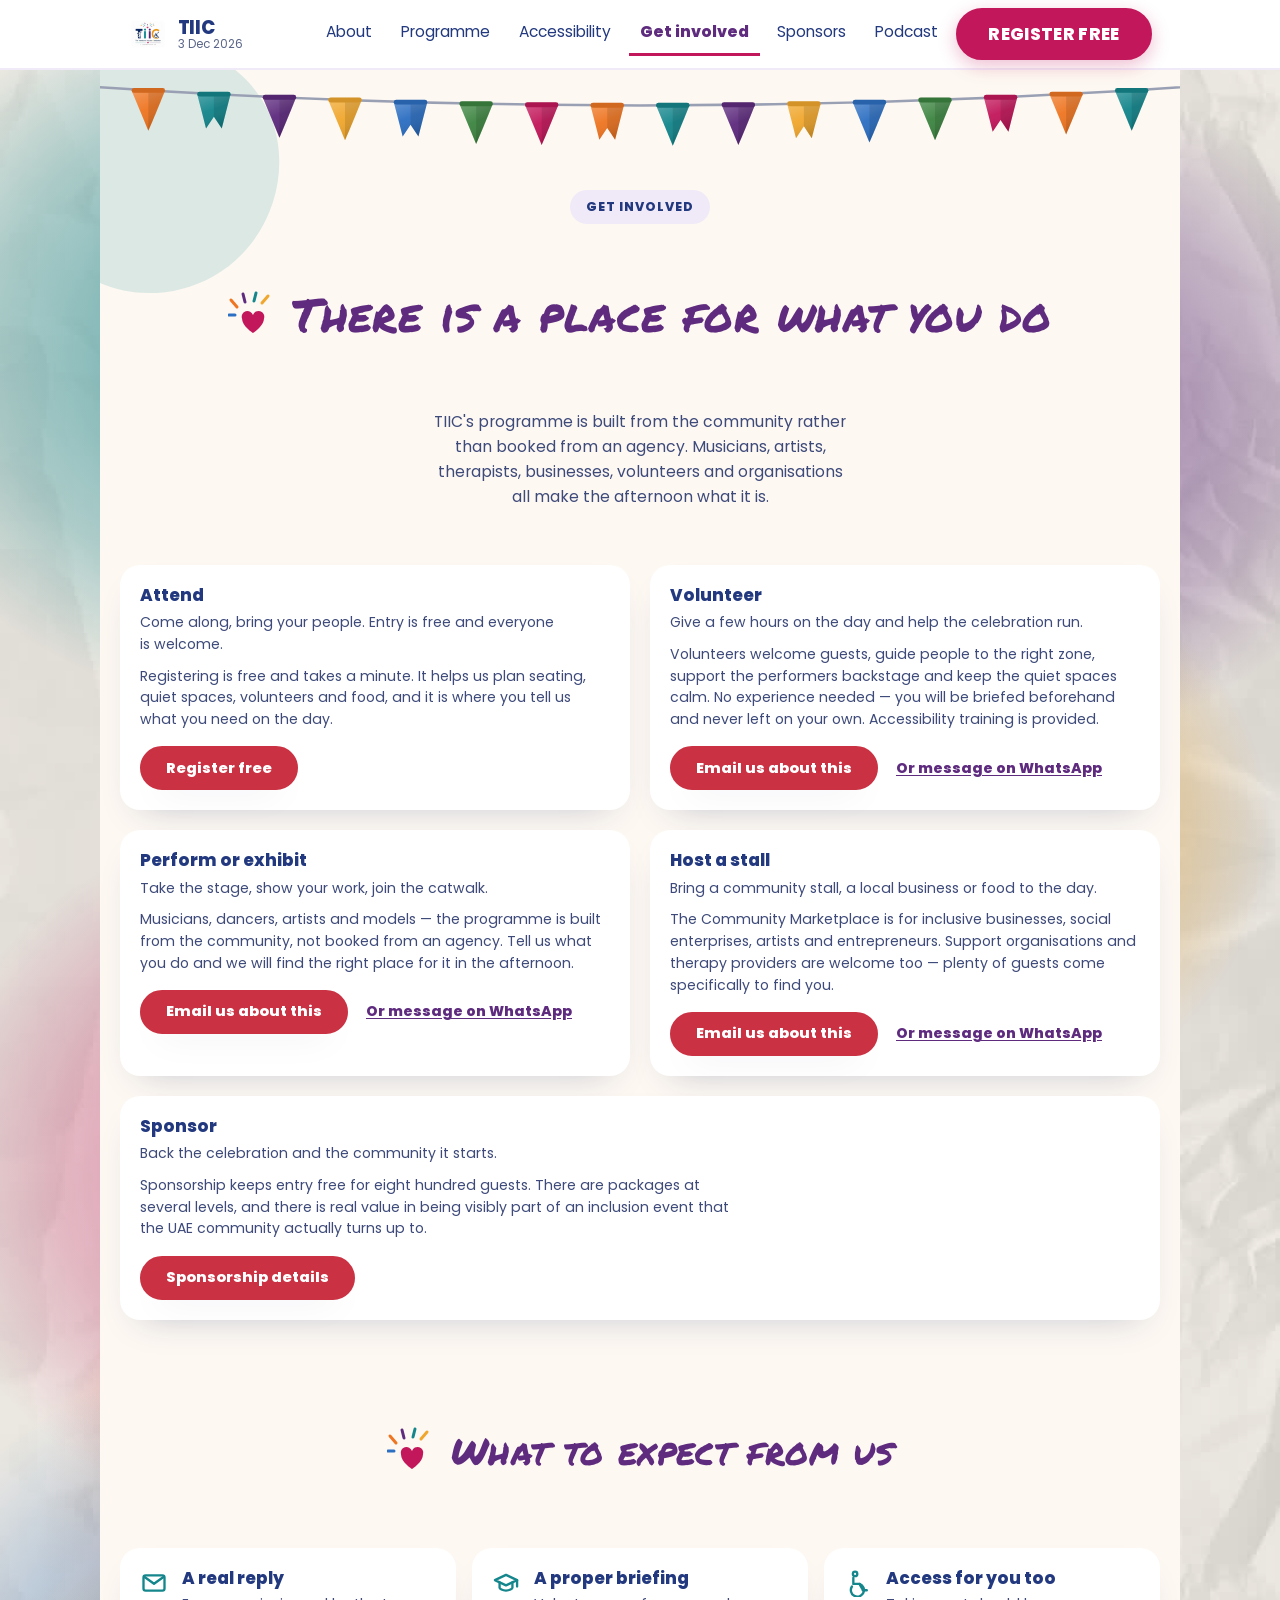
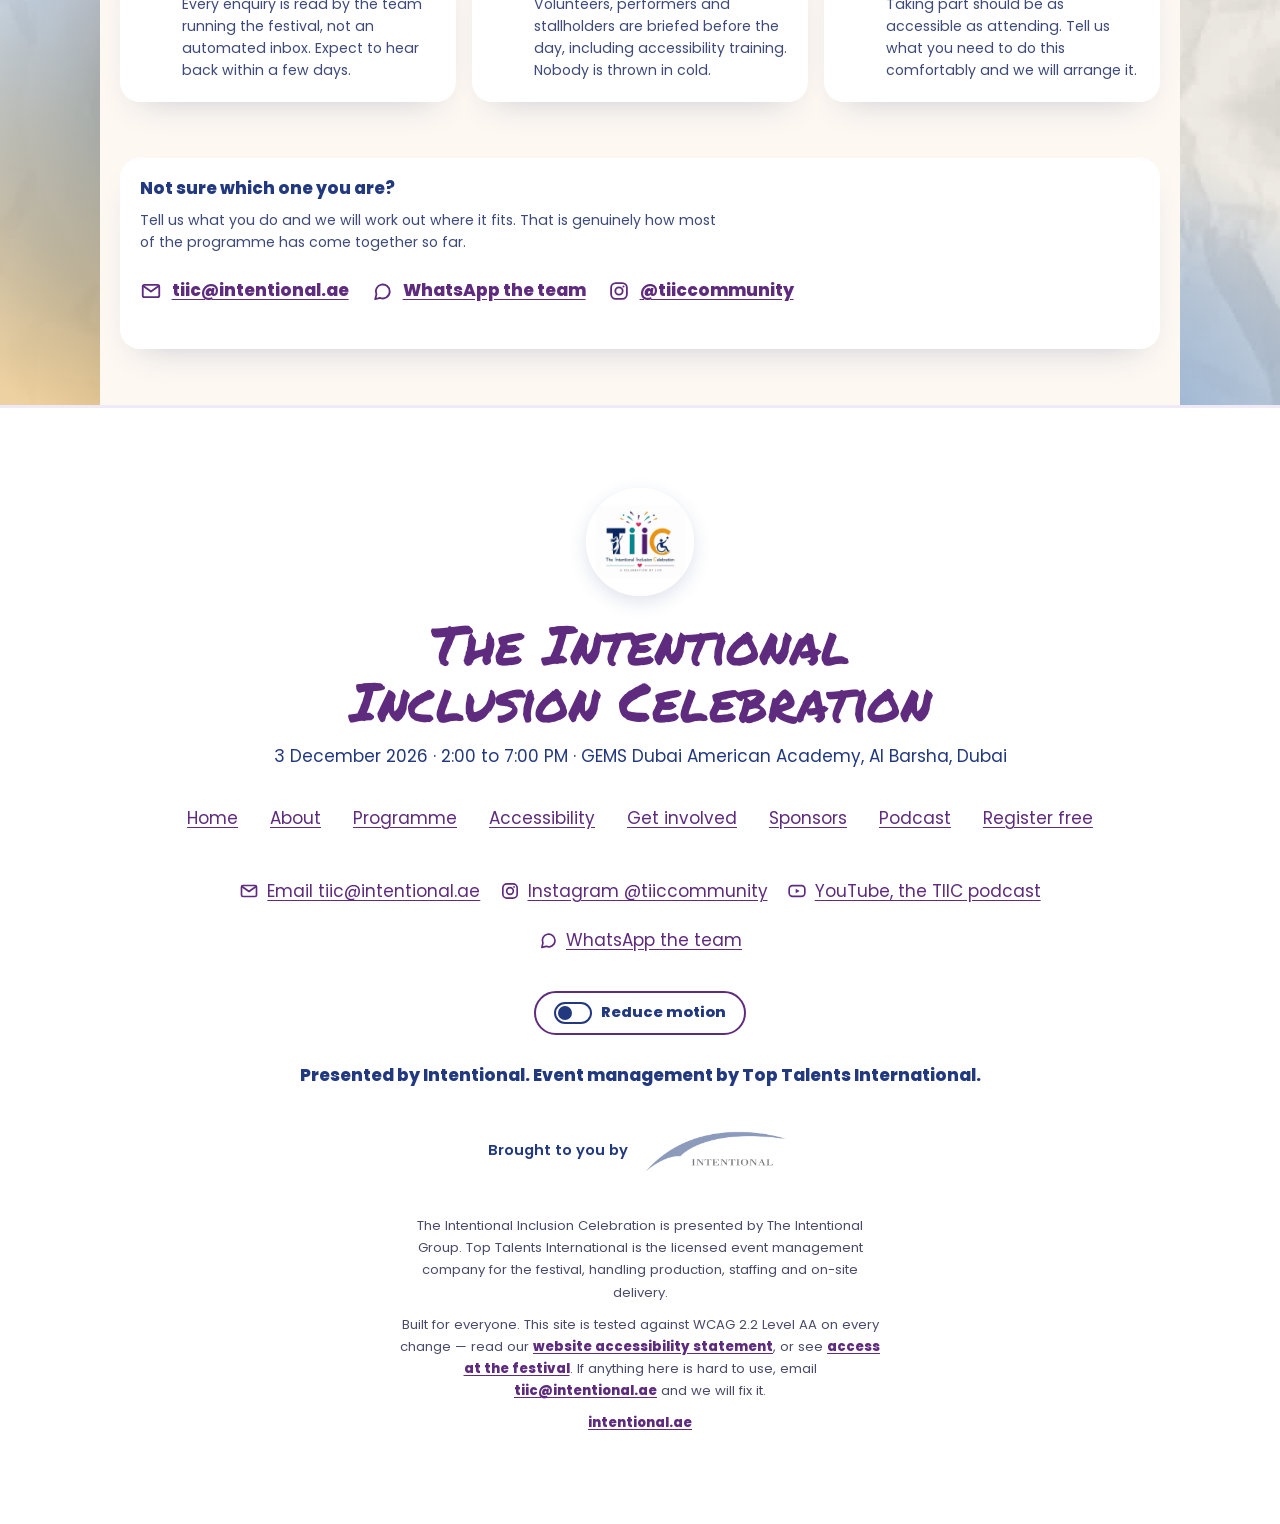
<file: get-involved/index.html>
<!DOCTYPE html><html lang="en"> <head><meta charset="utf-8"><meta name="viewport" content="width=device-width, initial-scale=1"><link rel="canonical" href="https://tiic.intentional.ae/get-involved/"><link rel="icon" href="/favicon.png" type="image/png"><link rel="apple-touch-icon" href="/favicon.png"><link rel="manifest" href="/site.webmanifest"><meta name="theme-color" content="#5E2B7E"><title>Get involved · The Intentional Inclusion Celebration</title><meta name="description" content="Volunteer, perform, exhibit, host a stall or sponsor TIIC on 3 December 2026. The programme is built from the community, not booked."><meta property="og:type" content="website"><meta property="og:title" content="Get involved · The Intentional Inclusion Celebration"><meta property="og:description" content="Volunteer, perform, exhibit, host a stall or sponsor TIIC on 3 December 2026. The programme is built from the community, not booked."><meta property="og:image" content="https://tiic.intentional.ae/assets/tiic-og.jpg"><meta property="og:image:width" content="1200"><meta property="og:image:height" content="630"><meta property="og:image:alt" content="The Intentional Inclusion Celebration, 3 Dec 2026"><meta property="og:url" content="https://tiic.intentional.ae/get-involved/"><meta property="og:locale" content="en_AE"><meta property="og:site_name" content="The Intentional Inclusion Celebration"><meta name="twitter:card" content="summary_large_image"><meta name="twitter:title" content="Get involved · The Intentional Inclusion Celebration"><meta name="twitter:description" content="Volunteer, perform, exhibit, host a stall or sponsor TIIC on 3 December 2026. The programme is built from the community, not booked."><meta name="twitter:image" content="https://tiic.intentional.ae/assets/tiic-og.jpg"><meta name="twitter:image:alt" content="The Intentional Inclusion Celebration, 3 Dec 2026"><link rel="preload" href="/fonts/poppins-400.woff2" as="font" type="font/woff2" crossorigin><link rel="preload" href="/fonts/poppins-800.woff2" as="font" type="font/woff2" crossorigin><link rel="preload" href="/fonts/poppins-600.woff2" as="font" type="font/woff2" crossorigin><script type="application/ld+json">{"@context":"https://schema.org","@type":"Event","name":"The Intentional Inclusion Celebration","startDate":"2026-12-03T14:00:00+04:00","endDate":"2026-12-03T19:00:00+04:00","eventStatus":"https://schema.org/EventScheduled","eventAttendanceMode":"https://schema.org/OfflineEventAttendanceMode","isAccessibleForFree":true,"description":"The Intentional Inclusion Celebration is a free festival on 3 December 2026, 2:00 to 7:00 PM at GEMS Dubai American Academy, Al Barsha, Dubai. Free entry, everyone welcome.","url":"https://tiic.intentional.ae/","image":"https://tiic.intentional.ae/assets/tiic-og.jpg","location":{"@type":"Place","name":"GEMS Dubai American Academy","address":{"@type":"PostalAddress","addressLocality":"Al Barsha","addressRegion":"Dubai","addressCountry":"AE"}},"organizer":{"@type":"Organization","name":"The Intentional Group","url":"https://intentional.ae","sameAs":["https://instagram.com/tiiccommunity","https://www.youtube.com/@TheIntentionalInclusionCelebra"]},"offers":{"@type":"Offer","price":"0","priceCurrency":"AED","availability":"https://schema.org/InStock","url":"https://tiic.intentional.ae/register/","validFrom":"2026-09-07T00:00:00+04:00"}}</script><script type="application/ld+json">{"@context":"https://schema.org","@graph":[{"@type":"Organization","@id":"https://tiic.intentional.ae/#organization","name":"The Intentional Inclusion Celebration","alternateName":"TIIC","url":"https://tiic.intentional.ae/","logo":"https://tiic.intentional.ae/assets/tiic-logo.png","email":"tiic@intentional.ae","sameAs":["https://instagram.com/tiiccommunity","https://www.youtube.com/@TheIntentionalInclusionCelebra"],"parentOrganization":{"@type":"Organization","name":"The Intentional Group","url":"https://intentional.ae/"}},{"@type":"WebSite","@id":"https://tiic.intentional.ae/#website","name":"The Intentional Inclusion Celebration","url":"https://tiic.intentional.ae/","inLanguage":"en-AE","publisher":{"@id":"https://tiic.intentional.ae/#organization"}}]}</script><script type="application/ld+json">{"@context":"https://schema.org","@type":"BreadcrumbList","itemListElement":[{"@type":"ListItem","position":1,"name":"Home","item":"https://tiic.intentional.ae/"},{"@type":"ListItem","position":2,"name":"Get involved","item":"https://tiic.intentional.ae/get-involved/"}]}</script><!--
      Set before paint, so the no-JS navigation never flashes open and no
      animation ever starts before we know whether it is wanted.

      data-motion is the single gate every animation in tiic.css keys off.
      The visitor's own choice wins; failing that, the operating system's
      setting decides. localStorage is wrapped because Safari throws on read
      in some private modes, and a thrown error here would take the whole
      inline script with it.
    --><script>
      (function () {
        var root = document.documentElement;
        root.classList.add('js');
        var choice = null;
        try { choice = localStorage.getItem('tiic-motion'); } catch (e) {}
        if (choice !== 'full' && choice !== 'reduce') {
          choice = window.matchMedia('(prefers-reduced-motion: reduce)').matches ? 'reduce' : 'full';
        }
        root.setAttribute('data-motion', choice);
      })();
    </script><link rel="stylesheet" href="/_astro/tiic.rwm_xhSe.css"><link rel="stylesheet" href="/_astro/BuntingCloth.BaNbUv2J.css"></head> <body>  <div class="shapefields" aria-hidden="true"> <div class="shapefield shapefield--keep" style="background-image:radial-gradient(closest-side, rgba(20,134,140,0.54) 0 28%, rgba(20,134,140,0.29700000000000004) 58%, transparent 82%),radial-gradient(closest-side, rgba(240,167,46,0.62) 0 28%, rgba(240,167,46,0.341) 58%, transparent 82%);background-size:92vw 72vw,78vw 61vw;background-position:8% 10%,74% 27%;--tx:12%;--ty:-270px;--dur:17s;--dly:-3s"></div><div class="shapefield" style="background-image:radial-gradient(closest-side, rgba(94,43,126,0.51) 0 28%, rgba(94,43,126,0.2805) 58%, transparent 82%),radial-gradient(closest-side, rgba(194,24,91,0.44) 0 28%, rgba(194,24,91,0.24200000000000002) 58%, transparent 82%);background-size:86vw 67vw,96vw 75vw;background-position:88% 13%,18% 37%;--tx:-13%;--ty:250px;--dur:23s;--dly:-11s"></div><div class="shapefield shapefield--keep" style="background-image:radial-gradient(closest-side, rgba(238,118,35,0.51) 0 28%, rgba(238,118,35,0.2805) 58%, transparent 82%),radial-gradient(closest-side, rgba(45,111,194,0.44) 0 28%, rgba(45,111,194,0.24200000000000002) 58%, transparent 82%);background-size:104vw 81vw,82vw 64vw;background-position:40% 49%,92% 66%;--tx:11%;--ty:300px;--dur:14s;--dly:-17s"></div><div class="shapefield" style="background-image:radial-gradient(closest-side, rgba(240,167,46,0.56) 0 28%, rgba(240,167,46,0.30800000000000005) 58%, transparent 82%),radial-gradient(closest-side, rgba(62,133,66,0.44) 0 28%, rgba(62,133,66,0.24200000000000002) 58%, transparent 82%);background-size:90vw 70vw,88vw 69vw;background-position:4% 61%,62% 80%;--tx:-12%;--ty:-285px;--dur:26s;--dly:-8s"></div><div class="shapefield" style="background-image:radial-gradient(closest-side, rgba(94,43,126,0.44) 0 28%, rgba(94,43,126,0.24200000000000002) 58%, transparent 82%),radial-gradient(closest-side, rgba(194,24,91,0.49) 0 28%, rgba(194,24,91,0.2695) 58%, transparent 82%);background-size:84vw 66vw,94vw 73vw;background-position:26% 75%,80% 91%;--tx:13%;--ty:235px;--dur:20s;--dly:-21s"></div><div class="shapefield" style="background-image:radial-gradient(closest-side, rgba(62,133,66,0.4) 0 28%, rgba(62,133,66,0.22000000000000003) 58%, transparent 82%),radial-gradient(closest-side, rgba(45,111,194,0.44) 0 28%, rgba(45,111,194,0.24200000000000002) 58%, transparent 82%);background-size:98vw 76vw,92vw 72vw;background-position:56% 20%,10% 55%;--tx:-11%;--ty:265px;--dur:19s;--dly:-14s"></div> </div> <a class="skip-link" href="#main-content">Skip to content</a> <header class="site-header"> <div class="wrap site-header-inner"> <a class="brand" href="/" aria-label="The Intentional Inclusion Celebration, home"> <img class="brand-badge" src="/favicon.png" width="512" height="512" alt=""> <span class="brand-text"> <span class="brand-name">TIIC</span> <span class="brand-date">3 Dec 2026</span> </span> </a> <button class="nav-toggle" type="button" aria-expanded="false" aria-controls="primary-nav" hidden> <span class="nav-toggle-bars" aria-hidden="true"><span></span><span></span><span></span></span>
Menu
</button> <nav id="primary-nav" class="primary-nav" aria-label="Primary"> <ul> <li> <a href="/about/"> About </a> </li><li> <a href="/programme/"> Programme </a> </li><li> <a href="/accessibility/"> Accessibility </a> </li><li> <a href="/get-involved/" aria-current="page" class="is-current"> Get involved </a> </li><li> <a href="/sponsors/"> Sponsors </a> </li><li> <a href="/podcast/"> Podcast </a> </li> <li class="nav-cta-item"> <a class="btn btn--sm" href="/register/"> Register free </a> </li> </ul> </nav> </div> </header><script type="module">var e=document.querySelector(`.nav-toggle`),t=document.getElementById(`primary-nav`),n=document.querySelector(`.site-header`);if(e&&t&&n){e.hidden=!1,n.classList.add(`has-toggle`);let t=()=>window.matchMedia(`(max-width: 899px)`).matches,r=t=>{e.setAttribute(`aria-expanded`,String(t)),n.classList.toggle(`nav-open`,t)};e.addEventListener(`click`,()=>{r(e.getAttribute(`aria-expanded`)!==`true`)}),document.addEventListener(`keydown`,t=>{t.key===`Escape`&&e.getAttribute(`aria-expanded`)===`true`&&(r(!1),e.focus())}),n.addEventListener(`focusout`,e=>{if(!t())return;let i=e.relatedTarget;i&&n.contains(i)||r(!1)}),window.matchMedia(`(max-width: 899px)`).addEventListener(`change`,()=>r(!1))}if(n){let e=n,t=!1,r=()=>{t=!1,e.classList.toggle(`is-stuck`,window.scrollY>8)};window.addEventListener(`scroll`,()=>{t||(t=!0,requestAnimationFrame(r))},{passive:!0}),r()}</script>  <main id="main-content" class="v2"> <div class="page-hero"> <div class="bunting bunting--rich" aria-hidden="true"> <svg viewBox="0 0 1200 120" preserveAspectRatio="xMidYMin slice" xmlns="http://www.w3.org/2000/svg"> <defs>  <linearGradient id="sheen" x1="0" y1="0" x2="0.35" y2="1"> <stop offset="0%" stop-color="#fff" stop-opacity="0.26"></stop> <stop offset="55%" stop-color="#fff" stop-opacity="0.04"></stop> <stop offset="100%" stop-color="#000" stop-opacity="0.10"></stop> </linearGradient> </defs> <path d="M0 14 Q600 58 1200 14" fill="none" stroke="#9aa0b4" stroke-width="2.5" stroke-linecap="round"></path> <g style="--sway-delay:0ms"> <path d="M16.333333333333336,16.376543209876544 L50.333333333333336,16.376543209876544 Q40.333333333333336,41.376543209876544 33.333333333333336,57.376543209876544 Q26.333333333333336,41.376543209876544 Z" fill="#C2185B"></path> <path d="M16.333333333333336,16.376543209876544 L50.333333333333336,16.376543209876544 Q40.333333333333336,41.376543209876544 33.333333333333336,57.376543209876544 Q26.333333333333336,41.376543209876544 Z" fill="url(#sheen)"></path> <path d="M33.333333333333336,16.376543209876544 L50.333333333333336,16.376543209876544 Q40.333333333333336,41.376543209876544 33.333333333333336,57.376543209876544 Z" fill="#000" opacity="0.10"></path> <rect x="16.333333333333336" y="13.876543209876544" width="34" height="5" rx="2.5" fill="#C2185B"></rect> <rect x="16.333333333333336" y="13.876543209876544" width="34" height="5" rx="2.5" fill="#000" opacity="0.12"></rect> </g><g style="--sway-delay:95ms"> <path d="M83,20.72222222222222 L117,20.72222222222222 Q107,45.72222222222222 100,61.72222222222222 Q93,45.72222222222222 Z" fill="#EE7623"></path> <path d="M83,20.72222222222222 L117,20.72222222222222 Q107,45.72222222222222 100,61.72222222222222 Q93,45.72222222222222 Z" fill="url(#sheen)"></path> <path d="M100,20.72222222222222 L117,20.72222222222222 Q107,45.72222222222222 100,61.72222222222222 Z" fill="#000" opacity="0.10"></path> <rect x="83" y="18.22222222222222" width="34" height="5" rx="2.5" fill="#EE7623"></rect> <rect x="83" y="18.22222222222222" width="34" height="5" rx="2.5" fill="#000" opacity="0.12"></rect> </g><g style="--sway-delay:190ms"> <path d="M149.66666666666669,24.524691358024693 L183.66666666666669,24.524691358024693 L174.66666666666669,59.5246913580247 L166.66666666666669,47.5246913580247 L158.66666666666669,59.5246913580247 Z" fill="#14868C"></path> <path d="M149.66666666666669,24.524691358024693 L183.66666666666669,24.524691358024693 L174.66666666666669,59.5246913580247 L166.66666666666669,47.5246913580247 L158.66666666666669,59.5246913580247 Z" fill="url(#sheen)"></path> <path d="M166.66666666666669,24.524691358024693 L183.66666666666669,24.524691358024693 L174.66666666666669,59.5246913580247 L166.66666666666669,47.5246913580247 Z" fill="#000" opacity="0.10"></path> <rect x="149.66666666666669" y="22.024691358024693" width="34" height="5" rx="2.5" fill="#14868C"></rect> <rect x="149.66666666666669" y="22.024691358024693" width="34" height="5" rx="2.5" fill="#000" opacity="0.12"></rect> </g><g style="--sway-delay:285ms"> <path d="M216.33333333333334,27.78395061728395 L250.33333333333334,27.78395061728395 Q240.33333333333334,52.78395061728395 233.33333333333334,68.78395061728395 Q226.33333333333334,52.78395061728395 Z" fill="#5E2B7E"></path> <path d="M216.33333333333334,27.78395061728395 L250.33333333333334,27.78395061728395 Q240.33333333333334,52.78395061728395 233.33333333333334,68.78395061728395 Q226.33333333333334,52.78395061728395 Z" fill="url(#sheen)"></path> <path d="M233.33333333333334,27.78395061728395 L250.33333333333334,27.78395061728395 Q240.33333333333334,52.78395061728395 233.33333333333334,68.78395061728395 Z" fill="#000" opacity="0.10"></path> <rect x="216.33333333333334" y="25.28395061728395" width="34" height="5" rx="2.5" fill="#5E2B7E"></rect> <rect x="216.33333333333334" y="25.28395061728395" width="34" height="5" rx="2.5" fill="#000" opacity="0.12"></rect> </g><g style="--sway-delay:380ms"> <path d="M283,30.5 L317,30.5 Q307,55.5 300,71.5 Q293,55.5 Z" fill="#F0A72E"></path> <path d="M283,30.5 L317,30.5 Q307,55.5 300,71.5 Q293,55.5 Z" fill="url(#sheen)"></path> <path d="M300,30.5 L317,30.5 Q307,55.5 300,71.5 Z" fill="#000" opacity="0.10"></path> <rect x="283" y="28" width="34" height="5" rx="2.5" fill="#F0A72E"></rect> <rect x="283" y="28" width="34" height="5" rx="2.5" fill="#000" opacity="0.12"></rect> </g><g style="--sway-delay:475ms"> <path d="M349.6666666666667,32.67283950617284 L383.6666666666667,32.67283950617284 L374.6666666666667,67.67283950617283 L366.6666666666667,55.67283950617284 L358.6666666666667,67.67283950617283 Z" fill="#2D6FC2"></path> <path d="M349.6666666666667,32.67283950617284 L383.6666666666667,32.67283950617284 L374.6666666666667,67.67283950617283 L366.6666666666667,55.67283950617284 L358.6666666666667,67.67283950617283 Z" fill="url(#sheen)"></path> <path d="M366.6666666666667,32.67283950617284 L383.6666666666667,32.67283950617284 L374.6666666666667,67.67283950617283 L366.6666666666667,55.67283950617284 Z" fill="#000" opacity="0.10"></path> <rect x="349.6666666666667" y="30.172839506172842" width="34" height="5" rx="2.5" fill="#2D6FC2"></rect> <rect x="349.6666666666667" y="30.172839506172842" width="34" height="5" rx="2.5" fill="#000" opacity="0.12"></rect> </g><g style="--sway-delay:570ms"> <path d="M416.3333333333333,34.30246913580247 L450.3333333333333,34.30246913580247 Q440.3333333333333,59.30246913580247 433.3333333333333,75.30246913580247 Q426.3333333333333,59.30246913580247 Z" fill="#3E8542"></path> <path d="M416.3333333333333,34.30246913580247 L450.3333333333333,34.30246913580247 Q440.3333333333333,59.30246913580247 433.3333333333333,75.30246913580247 Q426.3333333333333,59.30246913580247 Z" fill="url(#sheen)"></path> <path d="M433.3333333333333,34.30246913580247 L450.3333333333333,34.30246913580247 Q440.3333333333333,59.30246913580247 433.3333333333333,75.30246913580247 Z" fill="#000" opacity="0.10"></path> <rect x="416.3333333333333" y="31.80246913580247" width="34" height="5" rx="2.5" fill="#3E8542"></rect> <rect x="416.3333333333333" y="31.80246913580247" width="34" height="5" rx="2.5" fill="#000" opacity="0.12"></rect> </g><g style="--sway-delay:665ms"> <path d="M483,35.388888888888886 L517,35.388888888888886 Q507,60.388888888888886 500,76.38888888888889 Q493,60.388888888888886 Z" fill="#C2185B"></path> <path d="M483,35.388888888888886 L517,35.388888888888886 Q507,60.388888888888886 500,76.38888888888889 Q493,60.388888888888886 Z" fill="url(#sheen)"></path> <path d="M500,35.388888888888886 L517,35.388888888888886 Q507,60.388888888888886 500,76.38888888888889 Z" fill="#000" opacity="0.10"></path> <rect x="483" y="32.888888888888886" width="34" height="5" rx="2.5" fill="#C2185B"></rect> <rect x="483" y="32.888888888888886" width="34" height="5" rx="2.5" fill="#000" opacity="0.12"></rect> </g><g style="--sway-delay:760ms"> <path d="M549.6666666666667,35.932098765432094 L583.6666666666667,35.932098765432094 L574.6666666666667,70.9320987654321 L566.6666666666667,58.932098765432094 L558.6666666666667,70.9320987654321 Z" fill="#EE7623"></path> <path d="M549.6666666666667,35.932098765432094 L583.6666666666667,35.932098765432094 L574.6666666666667,70.9320987654321 L566.6666666666667,58.932098765432094 L558.6666666666667,70.9320987654321 Z" fill="url(#sheen)"></path> <path d="M566.6666666666667,35.932098765432094 L583.6666666666667,35.932098765432094 L574.6666666666667,70.9320987654321 L566.6666666666667,58.932098765432094 Z" fill="#000" opacity="0.10"></path> <rect x="549.6666666666667" y="33.432098765432094" width="34" height="5" rx="2.5" fill="#EE7623"></rect> <rect x="549.6666666666667" y="33.432098765432094" width="34" height="5" rx="2.5" fill="#000" opacity="0.12"></rect> </g><g style="--sway-delay:855ms"> <path d="M616.3333333333334,35.9320987654321 L650.3333333333334,35.9320987654321 Q640.3333333333334,60.9320987654321 633.3333333333334,76.9320987654321 Q626.3333333333334,60.9320987654321 Z" fill="#14868C"></path> <path d="M616.3333333333334,35.9320987654321 L650.3333333333334,35.9320987654321 Q640.3333333333334,60.9320987654321 633.3333333333334,76.9320987654321 Q626.3333333333334,60.9320987654321 Z" fill="url(#sheen)"></path> <path d="M633.3333333333334,35.9320987654321 L650.3333333333334,35.9320987654321 Q640.3333333333334,60.9320987654321 633.3333333333334,76.9320987654321 Z" fill="#000" opacity="0.10"></path> <rect x="616.3333333333334" y="33.4320987654321" width="34" height="5" rx="2.5" fill="#14868C"></rect> <rect x="616.3333333333334" y="33.4320987654321" width="34" height="5" rx="2.5" fill="#000" opacity="0.12"></rect> </g><g style="--sway-delay:950ms"> <path d="M683.0000000000001,35.388888888888886 L717.0000000000001,35.388888888888886 Q707.0000000000001,60.388888888888886 700.0000000000001,76.38888888888889 Q693.0000000000001,60.388888888888886 Z" fill="#5E2B7E"></path> <path d="M683.0000000000001,35.388888888888886 L717.0000000000001,35.388888888888886 Q707.0000000000001,60.388888888888886 700.0000000000001,76.38888888888889 Q693.0000000000001,60.388888888888886 Z" fill="url(#sheen)"></path> <path d="M700.0000000000001,35.388888888888886 L717.0000000000001,35.388888888888886 Q707.0000000000001,60.388888888888886 700.0000000000001,76.38888888888889 Z" fill="#000" opacity="0.10"></path> <rect x="683.0000000000001" y="32.888888888888886" width="34" height="5" rx="2.5" fill="#5E2B7E"></rect> <rect x="683.0000000000001" y="32.888888888888886" width="34" height="5" rx="2.5" fill="#000" opacity="0.12"></rect> </g><g style="--sway-delay:1045ms"> <path d="M749.6666666666667,34.30246913580247 L783.6666666666667,34.30246913580247 L774.6666666666667,69.30246913580247 L766.6666666666667,57.30246913580247 L758.6666666666667,69.30246913580247 Z" fill="#F0A72E"></path> <path d="M749.6666666666667,34.30246913580247 L783.6666666666667,34.30246913580247 L774.6666666666667,69.30246913580247 L766.6666666666667,57.30246913580247 L758.6666666666667,69.30246913580247 Z" fill="url(#sheen)"></path> <path d="M766.6666666666667,34.30246913580247 L783.6666666666667,34.30246913580247 L774.6666666666667,69.30246913580247 L766.6666666666667,57.30246913580247 Z" fill="#000" opacity="0.10"></path> <rect x="749.6666666666667" y="31.80246913580247" width="34" height="5" rx="2.5" fill="#F0A72E"></rect> <rect x="749.6666666666667" y="31.80246913580247" width="34" height="5" rx="2.5" fill="#000" opacity="0.12"></rect> </g><g style="--sway-delay:1140ms"> <path d="M816.3333333333334,32.672839506172835 L850.3333333333334,32.672839506172835 Q840.3333333333334,57.672839506172835 833.3333333333334,73.67283950617283 Q826.3333333333334,57.672839506172835 Z" fill="#2D6FC2"></path> <path d="M816.3333333333334,32.672839506172835 L850.3333333333334,32.672839506172835 Q840.3333333333334,57.672839506172835 833.3333333333334,73.67283950617283 Q826.3333333333334,57.672839506172835 Z" fill="url(#sheen)"></path> <path d="M833.3333333333334,32.672839506172835 L850.3333333333334,32.672839506172835 Q840.3333333333334,57.672839506172835 833.3333333333334,73.67283950617283 Z" fill="#000" opacity="0.10"></path> <rect x="816.3333333333334" y="30.172839506172835" width="34" height="5" rx="2.5" fill="#2D6FC2"></rect> <rect x="816.3333333333334" y="30.172839506172835" width="34" height="5" rx="2.5" fill="#000" opacity="0.12"></rect> </g><g style="--sway-delay:1235ms"> <path d="M883.0000000000001,30.499999999999996 L917.0000000000001,30.499999999999996 Q907.0000000000001,55.5 900.0000000000001,71.5 Q893.0000000000001,55.5 Z" fill="#3E8542"></path> <path d="M883.0000000000001,30.499999999999996 L917.0000000000001,30.499999999999996 Q907.0000000000001,55.5 900.0000000000001,71.5 Q893.0000000000001,55.5 Z" fill="url(#sheen)"></path> <path d="M900.0000000000001,30.499999999999996 L917.0000000000001,30.499999999999996 Q907.0000000000001,55.5 900.0000000000001,71.5 Z" fill="#000" opacity="0.10"></path> <rect x="883.0000000000001" y="27.999999999999996" width="34" height="5" rx="2.5" fill="#3E8542"></rect> <rect x="883.0000000000001" y="27.999999999999996" width="34" height="5" rx="2.5" fill="#000" opacity="0.12"></rect> </g><g style="--sway-delay:1330ms"> <path d="M949.6666666666667,27.78395061728395 L983.6666666666667,27.78395061728395 L974.6666666666667,62.78395061728395 L966.6666666666667,50.78395061728395 L958.6666666666667,62.78395061728395 Z" fill="#C2185B"></path> <path d="M949.6666666666667,27.78395061728395 L983.6666666666667,27.78395061728395 L974.6666666666667,62.78395061728395 L966.6666666666667,50.78395061728395 L958.6666666666667,62.78395061728395 Z" fill="url(#sheen)"></path> <path d="M966.6666666666667,27.78395061728395 L983.6666666666667,27.78395061728395 L974.6666666666667,62.78395061728395 L966.6666666666667,50.78395061728395 Z" fill="#000" opacity="0.10"></path> <rect x="949.6666666666667" y="25.28395061728395" width="34" height="5" rx="2.5" fill="#C2185B"></rect> <rect x="949.6666666666667" y="25.28395061728395" width="34" height="5" rx="2.5" fill="#000" opacity="0.12"></rect> </g><g style="--sway-delay:1425ms"> <path d="M1016.3333333333335,24.524691358024683 L1050.3333333333335,24.524691358024683 Q1040.3333333333335,49.52469135802468 1033.3333333333335,65.52469135802468 Q1026.3333333333335,49.52469135802468 Z" fill="#EE7623"></path> <path d="M1016.3333333333335,24.524691358024683 L1050.3333333333335,24.524691358024683 Q1040.3333333333335,49.52469135802468 1033.3333333333335,65.52469135802468 Q1026.3333333333335,49.52469135802468 Z" fill="url(#sheen)"></path> <path d="M1033.3333333333335,24.524691358024683 L1050.3333333333335,24.524691358024683 Q1040.3333333333335,49.52469135802468 1033.3333333333335,65.52469135802468 Z" fill="#000" opacity="0.10"></path> <rect x="1016.3333333333335" y="22.024691358024683" width="34" height="5" rx="2.5" fill="#EE7623"></rect> <rect x="1016.3333333333335" y="22.024691358024683" width="34" height="5" rx="2.5" fill="#000" opacity="0.12"></rect> </g><g style="--sway-delay:1520ms"> <path d="M1083,20.722222222222225 L1117,20.722222222222225 Q1107,45.72222222222223 1100,61.72222222222223 Q1093,45.72222222222223 Z" fill="#14868C"></path> <path d="M1083,20.722222222222225 L1117,20.722222222222225 Q1107,45.72222222222223 1100,61.72222222222223 Q1093,45.72222222222223 Z" fill="url(#sheen)"></path> <path d="M1100,20.722222222222225 L1117,20.722222222222225 Q1107,45.72222222222223 1100,61.72222222222223 Z" fill="#000" opacity="0.10"></path> <rect x="1083" y="18.222222222222225" width="34" height="5" rx="2.5" fill="#14868C"></rect> <rect x="1083" y="18.222222222222225" width="34" height="5" rx="2.5" fill="#000" opacity="0.12"></rect> </g><g style="--sway-delay:1615ms"> <path d="M1149.6666666666667,16.376543209876534 L1183.6666666666667,16.376543209876534 L1174.6666666666667,51.37654320987653 L1166.6666666666667,39.37654320987653 L1158.6666666666667,51.37654320987653 Z" fill="#5E2B7E"></path> <path d="M1149.6666666666667,16.376543209876534 L1183.6666666666667,16.376543209876534 L1174.6666666666667,51.37654320987653 L1166.6666666666667,39.37654320987653 L1158.6666666666667,51.37654320987653 Z" fill="url(#sheen)"></path> <path d="M1166.6666666666667,16.376543209876534 L1183.6666666666667,16.376543209876534 L1174.6666666666667,51.37654320987653 L1166.6666666666667,39.37654320987653 Z" fill="#000" opacity="0.10"></path> <rect x="1149.6666666666667" y="13.876543209876534" width="34" height="5" rx="2.5" fill="#5E2B7E"></rect> <rect x="1149.6666666666667" y="13.876543209876534" width="34" height="5" rx="2.5" fill="#000" opacity="0.12"></rect> </g> </svg> </div> <div class="decor" aria-hidden="true"> <span class="blob blob--teal"> <svg viewBox="0 0 200 200" xmlns="http://www.w3.org/2000/svg"> <path d="M45,15 C90,0 140,10 165,50 C190,90 175,150 130,175 C85,200 25,185 10,135 C-5,85 5,30 45,15 Z" fill="#14868C" opacity="0.14"></path> </svg> </span>  </div> <div class="wrap page-hero-inner"> <p class="page-eyebrow"> Get involved </p> <h1> <svg class="doodle" aria-hidden="true"><use href="#doodle"></use></svg> There is a place for what you do </h1> <p class="page-intro">TIIC&#39;s programme is built from the community rather than booked from an agency. Musicians, artists, therapists, businesses, volunteers and organisations all make the afternoon what it is.</p>  </div> </div> <section class="section section--tight" aria-labelledby="ways-h"> <div class="decor" aria-hidden="true"> <span class="blob blob--orange"> <svg viewBox="0 0 200 200" xmlns="http://www.w3.org/2000/svg"> <path d="M45,15 C90,0 140,10 165,50 C190,90 175,150 130,175 C85,200 25,185 10,135 C-5,85 5,30 45,15 Z" fill="#EE7623" opacity="0.13"></path> </svg> </span>  </div> <div class="wrap"> <h2 id="ways-h" class="vh">Ways to be part of it</h2> <ol class="ways-full stagger"> <li class="way-full" id="attend"> <h3>Attend</h3> <p class="way-short">Come along, bring your people. Entry is free and everyone is welcome.</p> <p>Registering is free and takes a minute. It helps us plan seating, quiet spaces, volunteers and food, and it is where you tell us what you need on the day.</p> <p class="way-contacts"> <a class="btn btn--sm" href="/register/">Register free</a> </p> </li><li class="way-full" id="volunteer"> <h3>Volunteer</h3> <p class="way-short">Give a few hours on the day and help the celebration run.</p> <p>Volunteers welcome guests, guide people to the right zone, support the performers backstage and keep the quiet spaces calm. No experience needed — you will be briefed beforehand and never left on your own. Accessibility training is provided.</p> <p class="way-contacts">  <a class="btn btn--sm" href="mailto:tiic@intentional.ae?subject=Volunteering%20at%20TIIC">Email us about this</a> <a class="link-quiet" href="https://wa.me/971504519627" target="_blank" rel="noopener noreferrer">
Or message on WhatsApp<span class="vh"> (opens in a new tab)</span> </a>  </p> </li><li class="way-full" id="perform"> <h3>Perform or exhibit</h3> <p class="way-short">Take the stage, show your work, join the catwalk.</p> <p>Musicians, dancers, artists and models — the programme is built from the community, not booked from an agency. Tell us what you do and we will find the right place for it in the afternoon.</p> <p class="way-contacts">  <a class="btn btn--sm" href="mailto:tiic@intentional.ae?subject=Performing%20or%20exhibiting%20at%20TIIC">Email us about this</a> <a class="link-quiet" href="https://wa.me/971504519627" target="_blank" rel="noopener noreferrer">
Or message on WhatsApp<span class="vh"> (opens in a new tab)</span> </a>  </p> </li><li class="way-full" id="stall"> <h3>Host a stall</h3> <p class="way-short">Bring a community stall, a local business or food to the day.</p> <p>The Community Marketplace is for inclusive businesses, social enterprises, artists and entrepreneurs. Support organisations and therapy providers are welcome too — plenty of guests come specifically to find you.</p> <p class="way-contacts">  <a class="btn btn--sm" href="mailto:tiic@intentional.ae?subject=Hosting%20a%20stall%20at%20TIIC">Email us about this</a> <a class="link-quiet" href="https://wa.me/971504519627" target="_blank" rel="noopener noreferrer">
Or message on WhatsApp<span class="vh"> (opens in a new tab)</span> </a>  </p> </li><li class="way-full" id="sponsor"> <h3>Sponsor</h3> <p class="way-short">Back the celebration and the community it starts.</p> <p>Sponsorship keeps entry free for eight hundred guests. There are packages at several levels, and there is real value in being visibly part of an inclusion event that the UAE community actually turns up to.</p> <p class="way-contacts"> <a class="btn btn--sm" href="/sponsors/">Sponsorship details</a> </p> </li> </ol> </div> </section> <section class="section section--tight" aria-labelledby="what-h"> <div class="wrap"> <h2 id="what-h" class="mhead"><svg class="doodle" aria-hidden="true"><use href="#doodle"></use></svg>What to expect from us</h2> <ul class="reasons stagger"> <li> <svg class="icon" aria-hidden="true"><use href="#i-mail"></use></svg> <div> <h3>A real reply</h3> <p>Every enquiry is read by the team running the festival, not an automated inbox. Expect to hear back within a few days.</p> </div> </li> <li> <svg class="icon" aria-hidden="true"><use href="#i-cap"></use></svg> <div> <h3>A proper briefing</h3> <p>Volunteers, performers and stallholders are briefed before the day, including accessibility training. Nobody is thrown in cold.</p> </div> </li> <li> <svg class="icon" aria-hidden="true"><use href="#i-wheelchair"></use></svg> <div> <h3>Access for you too</h3> <p>Taking part should be as accessible as attending. Tell us what you need to do this comfortably and we will arrange it.</p> </div> </li> </ul> </div> </section> <section class="section section--tight" aria-labelledby="contact-h"> <div class="wrap"> <div class="callout callout--mint"> <h2 id="contact-h">Not sure which one you are?</h2> <p>
Tell us what you do and we will work out where it fits. That is genuinely how most of
            the programme has come together so far.
</p> <ul class="alt-routes-inline"> <li> <svg class="icon" aria-hidden="true"><use href="#i-mail"></use></svg> <a href="mailto:tiic@intentional.ae?subject=Getting%20involved%20with%20TIIC">tiic@intentional.ae</a> </li> <li> <svg class="icon" aria-hidden="true"><use href="#i-chat"></use></svg> <a href="https://wa.me/971504519627" target="_blank" rel="noopener noreferrer">WhatsApp the team<span class="vh"> (opens in a new tab)</span></a> </li> <li> <svg class="icon" aria-hidden="true"><use href="#i-instagram"></use></svg> <a href="https://instagram.com/tiiccommunity" target="_blank" rel="noopener noreferrer">@tiiccommunity<span class="vh"> (opens in a new tab)</span></a> </li> </ul> </div> </div> </section> </main>  <footer class="footer"> <div class="wrap"> <img class="footer-badge" src="/favicon.png" width="512" height="512" alt="" loading="lazy" decoding="async"> <h2 class="footer-title">The Intentional Inclusion Celebration</h2>  <p class="footer-strap"> <time datetime="2026-12-03T14:00:00+04:00">3 December 2026</time> &middot; 2:00 to 7:00 PM &middot; GEMS Dubai American Academy, Al Barsha, Dubai </p> <nav class="footer-nav" aria-label="Footer"> <ul> <li><a href="/">Home</a></li> <li><a href="/about/">About</a></li><li><a href="/programme/">Programme</a></li><li><a href="/accessibility/">Accessibility</a></li><li><a href="/get-involved/">Get involved</a></li><li><a href="/sponsors/">Sponsors</a></li><li><a href="/podcast/">Podcast</a></li> <li><a href="/register/">Register free</a></li> </ul> </nav> <ul class="footer-links"> <li> <svg class="icon" aria-hidden="true"><use href="#i-mail"></use></svg> <a href="mailto:tiic@intentional.ae">Email tiic@intentional.ae</a> </li> <li> <svg class="icon" aria-hidden="true"><use href="#i-instagram"></use></svg> <a href="https://instagram.com/tiiccommunity" target="_blank" rel="noopener noreferrer">Instagram @tiiccommunity<span class="vh"> (opens in a new tab)</span></a> </li> <li> <svg class="icon" aria-hidden="true"><use href="#i-youtube"></use></svg> <a href="https://www.youtube.com/@TheIntentionalInclusionCelebra" target="_blank" rel="noopener noreferrer">YouTube, the TIIC podcast<span class="vh"> (opens in a new tab)</span></a> </li> <li> <svg class="icon" aria-hidden="true"><use href="#i-chat"></use></svg> <a href="https://wa.me/971504519627" target="_blank" rel="noopener noreferrer">WhatsApp the team<span class="vh"> (opens in a new tab)</span></a> </li> </ul>  <p class="motion-switch"> <button class="motion-toggle" type="button" aria-pressed="false" hidden> <span class="motion-toggle-track" aria-hidden="true"><span class="motion-toggle-thumb"></span></span>
Reduce motion
</button> </p> <p class="footer-credit">
Presented by Intentional. Event management by Top Talents International.
</p> <div class="brought"> <span>Brought to you by</span> <img src="/assets/intentional-logo.png" alt="The Intentional Group" width="180" height="71" loading="lazy" decoding="async"> </div> <div class="footer-meta"> <p> The Intentional Inclusion Celebration is presented by The Intentional Group. Top Talents International is the licensed event
        management company for the festival, handling production, staffing and on-site delivery.
</p> <p>
Built for everyone. This site is tested against WCAG 2.2 Level AA on every change —
        read our <a href="/accessibility/website/">website accessibility statement</a>, or see
<a href="/accessibility/">access at the festival</a>. If anything here is hard to use,
        email <a href="mailto:tiic@intentional.ae">tiic@intentional.ae</a> and we will fix it.
</p> <p> <a href="https://intentional.ae" target="_blank" rel="noopener noreferrer">intentional.ae<span class="vh"> (opens in a new tab)</span></a> </p> </div> </div> </footer><script type="module">var e=document.querySelector(`.motion-toggle`),t=document.documentElement;if(e){e.hidden=!1;let n=()=>{let n=t.dataset.motion===`reduce`;e.setAttribute(`aria-pressed`,String(n))};e.addEventListener(`click`,()=>{let e=t.dataset.motion===`reduce`?`full`:`reduce`;t.setAttribute(`data-motion`,e),e===`reduce`&&document.querySelectorAll(`main > .section`).forEach(e=>e.classList.add(`is-in`));try{localStorage.setItem(`tiic-motion`,e)}catch{}n()}),n()}</script> <svg class="svg-sprite" aria-hidden="true" focusable="false" xmlns="http://www.w3.org/2000/svg"> <!-- Sparkle burst + heart, set beside every marker headline --><symbol id="doodle" viewBox="0 0 56 46"> <g stroke-linecap="round" stroke-width="3" fill="none"> <path d="M9 15 L3 8" stroke="#EE7623"></path> <path d="M17 10 L15 2" stroke="#5E2B7E"></path> <path d="M26 9 L28 1" stroke="#14868C"></path> <path d="M34 11 L40 4" stroke="#F0A72E"></path> <path d="M7 23 L1 23" stroke="#2D6FC2"></path> </g> <path d="M25 41s-11-7-11-14.5A5.5 5.5 0 0 1 25 23a5.5 5.5 0 0 1 11 3.5C36 34 25 41 25 41z" fill="#C2185B"></path> </symbol> <!-- Programme categories --> <symbol id="i-lightbulb" viewBox="0 0 24 24"><path d="M9 18h6M10 21h4"></path><path d="M12 3a6 6 0 0 0-3.6 10.8c.6.5.9 1.2.9 2h5.4c0-.8.3-1.5.9-2A6 6 0 0 0 12 3z"></path></symbol> <symbol id="i-music" viewBox="0 0 24 24"><path d="M9 17V5l11-2v9"></path><circle cx="6.5" cy="17" r="2.5"></circle><circle cx="17.5" cy="14.5" r="2.5"></circle></symbol> <symbol id="i-palette" viewBox="0 0 24 24"><path d="M12 3.2a8.8 8.8 0 1 0 1.9 17.4c1-.1 1.5-1 1-1.9-.4-.9.2-1.9 1.2-1.9H18a3 3 0 0 0 3-3c0-4.3-4-7.4-9-7.6z"></path><circle cx="7.6" cy="11.5" r="1" fill="currentColor" stroke="none"></circle><circle cx="12" cy="8.4" r="1" fill="currentColor" stroke="none"></circle><circle cx="16" cy="11" r="1" fill="currentColor" stroke="none"></circle></symbol> <symbol id="i-tent" viewBox="0 0 24 24"><path d="M12 5v15"></path><path d="M12 5 3 20h18L12 5z"></path><path d="M12 20l4.5-7"></path></symbol> <symbol id="i-bag" viewBox="0 0 24 24"><path d="M6 8h12l-1 11.4a1 1 0 0 1-1 .9H8a1 1 0 0 1-1-.9L6 8z"></path><path d="M9 8V6.5a3 3 0 0 1 6 0V8"></path></symbol> <symbol id="i-wellbeing" viewBox="0 0 24 24"><path d="M12 20.5C7.5 16.8 5 13.8 5 10.6 5 8.3 6.8 6.5 9 6.5c1.4 0 2.6.7 3 1.7.4-1 1.6-1.7 3-1.7 2.2 0 4 1.8 4 4.1 0 3.2-2.5 6.2-7 9.9z"></path><path d="M12 10.6v3.8M10.1 12.5h3.8" stroke-width="1.7"></path></symbol> <!-- Sports Hall. A ball rather than a wheelchair: the zone is sitting
       volleyball, POD basketball and wheelchair table tennis, and the sport is
       the subject, not the equipment. --> <symbol id="i-ball" viewBox="0 0 24 24"><circle cx="12" cy="12" r="8.4"></circle><path d="M12 3.6v4.1M12 16.3v4.1M4.4 9.4l3.9 1.3M15.7 12.3l3.9 1.3M6.6 18.6l2.4-3.3M15 8.7l2.4-3.3"></path><path d="M12 9.2l2.9 2.1-1.1 3.4h-3.6L9.1 11.3z" fill="currentColor" stroke="none"></path></symbol> <symbol id="i-people-heart" viewBox="0 0 24 24"><circle cx="7.5" cy="11" r="2.3"></circle><circle cx="16.5" cy="11" r="2.3"></circle><path d="M3.5 20c0-2.4 1.8-3.9 4-3.9s4 1.5 4 3.9"></path><path d="M12.5 20c0-2.4 1.8-3.9 4-3.9s4 1.5 4 3.9"></path><path d="M12 3.6c.7-.9 2.2-.6 2.2.7 0 .9-1.1 1.7-2.2 2.5-1.1-.8-2.2-1.6-2.2-2.5 0-1.3 1.5-1.6 2.2-.7z" fill="currentColor" stroke="none"></path></symbol> <!-- Audiences --> <symbol id="i-puzzle" viewBox="0 0 24 24"><path d="M14 4.5a1 1 0 0 1 1 1v1c0 .9 1 1.3 1.6.7a1.6 1.6 0 0 1 2.6 1.3 1.6 1.6 0 0 1-2.6 1.2c-.6-.5-1.6-.1-1.6.8V13a1 1 0 0 1-1 1h-1.9c-.9 0-1.3 1-.7 1.6a1.6 1.6 0 0 1-1.3 2.6 1.6 1.6 0 0 1-1.2-2.6c.5-.6.1-1.6-.8-1.6H6a1 1 0 0 1-1-1V9.6a1 1 0 0 1 1-1h1.1c.9 0 1.3-1 .7-1.6A1.6 1.6 0 0 1 9.1 4.4c.6-.5 1.5-.3 2 .2.3.3.6-.1.9-.1z"></path></symbol> <symbol id="i-family" viewBox="0 0 24 24"><circle cx="7" cy="7" r="2.1"></circle><circle cx="17" cy="7" r="2.1"></circle><circle cx="12" cy="9.4" r="1.5"></circle><path d="M3.6 19v-4.4a3.4 3.4 0 0 1 6.8 0V19"></path><path d="M13.6 19v-4.4a3.4 3.4 0 0 1 6.8 0V19"></path><path d="M9.9 19v-3a2.1 2.1 0 0 1 4.2 0v3"></path></symbol> <symbol id="i-community" viewBox="0 0 24 24"><circle cx="12" cy="8" r="2.4"></circle><circle cx="5.4" cy="10" r="2"></circle><circle cx="18.6" cy="10" r="2"></circle><path d="M8 19c0-2.6 1.8-4.2 4-4.2s4 1.6 4 4.2"></path><path d="M3 18.5c0-2 1-3.3 2.6-3.6M21 18.5c0-2-1-3.3-2.6-3.6"></path></symbol> <symbol id="i-cap" viewBox="0 0 24 24"><path d="M12 5 2.5 9.5 12 14l9.5-4.5L12 5z"></path><path d="M6.5 11.4V16c0 1 2.5 2.5 5.5 2.5s5.5-1.5 5.5-2.5v-4.6"></path><path d="M21.5 9.6V15"></path></symbol> <symbol id="i-briefcase" viewBox="0 0 24 24"><rect x="3.5" y="8" width="17" height="11" rx="1.6"></rect><path d="M9 8V6.5A1.5 1.5 0 0 1 10.5 5h3A1.5 1.5 0 0 1 15 6.5V8"></path><path d="M3.5 12.5h17"></path></symbol> <symbol id="i-hands" viewBox="0 0 24 24"><path d="M9 10V4.8a1.2 1.2 0 0 1 2.4 0V9"></path><path d="M11.4 9V4.2a1.2 1.2 0 0 1 2.4 0V9"></path><path d="M13.8 9.4V6a1.2 1.2 0 0 1 2.4 0v7c0 3.3-2.1 5.9-5.4 5.9-2 0-3.3-.9-4.4-2.6l-2.2-3.4c-.6-.9.5-2 1.5-1.5l1.5.9V6.2a1.2 1.2 0 0 1 2.4 0V9.4"></path></symbol> <symbol id="i-handshake" viewBox="0 0 24 24"><path d="M3 8.5l3.2-2.2a2 2 0 0 1 2.3 0L12 8.7l3.5-2.4a2 2 0 0 1 2.3 0L21 8.5"></path><path d="M12 8.7l-2.6 2.4a1.5 1.5 0 0 0 2 2.2l1-.9 2.4 2.2a1.4 1.4 0 0 0 2-2l-1-1"></path><path d="M3 8.5v3.3M21 8.5v3.3"></path></symbol> <symbol id="i-megaphone" viewBox="0 0 24 24"><path d="M4 10v4a1 1 0 0 0 1 1h2l8 4V5L7 9H5a1 1 0 0 0-1 1z"></path><path d="M18 9a3.5 3.5 0 0 1 0 6"></path><path d="M7 15v3a1.5 1.5 0 0 0 3 0v-2.2"></path></symbol> <!-- Access and practical information --> <symbol id="i-wheelchair" viewBox="0 0 24 24"><circle cx="9.5" cy="4.2" r="1.9"></circle><path d="M8 7.6v5.2h5.2l3.1 5.4"></path><path d="M16.3 18.2h3.2"></path><path d="M13.4 12.8a5.6 5.6 0 1 1-6.6 2.2"></path></symbol> <symbol id="i-quiet" viewBox="0 0 24 24"><path d="M19.5 14.6A7.6 7.6 0 0 1 9.4 4.5a7.6 7.6 0 1 0 10.1 10.1z"></path><path d="M14.6 4.4h3.8l-3.8 4h3.8" stroke-width="1.6"></path></symbol> <symbol id="i-ear" viewBox="0 0 24 24"><path d="M7.2 9a4.8 4.8 0 1 1 9.6 0c0 2.4-1.6 3.4-2.9 4.4-1.1.9-1.8 1.6-1.8 3a2.4 2.4 0 0 1-4.7.5"></path><path d="M10.6 9a1.6 1.6 0 0 1 3.2 0" stroke-width="1.6"></path></symbol> <symbol id="i-eye" viewBox="0 0 24 24"><path d="M2.5 12S6 6.5 12 6.5 21.5 12 21.5 12 18 17.5 12 17.5 2.5 12 2.5 12z"></path><circle cx="12" cy="12" r="2.8"></circle></symbol> <symbol id="i-water" viewBox="0 0 24 24"><path d="M12 3.5s6 6.4 6 10.1a6 6 0 0 1-12 0C6 9.9 12 3.5 12 3.5z"></path><path d="M9.2 13.9a2.9 2.9 0 0 0 2.8 3" stroke-width="1.6"></path></symbol> <symbol id="i-shade" viewBox="0 0 24 24"><circle cx="12" cy="12" r="4"></circle><path d="M12 2.6v2.2M12 19.2v2.2M4.4 12H2.2M21.8 12h-2.2M6.6 6.6 5.1 5.1M18.9 18.9l-1.5-1.5M6.6 17.4l-1.5 1.5M18.9 5.1l-1.5 1.5"></path></symbol> <symbol id="i-car" viewBox="0 0 24 24"><path d="M4.5 16v2a1 1 0 0 0 1 1h1.4a1 1 0 0 0 1-1v-2M16.1 16v2a1 1 0 0 0 1 1h1.4a1 1 0 0 0 1-1v-2"></path><path d="M3.6 16v-4.1l1.8-4.4a1.6 1.6 0 0 1 1.5-1h10.2a1.6 1.6 0 0 1 1.5 1l1.8 4.4V16z"></path><path d="M4 11.9h16"></path><circle cx="7.4" cy="14" r="0.9" fill="currentColor" stroke="none"></circle><circle cx="16.6" cy="14" r="0.9" fill="currentColor" stroke="none"></circle></symbol> <symbol id="i-clock" viewBox="0 0 24 24"><circle cx="12" cy="12" r="8.6"></circle><path d="M12 7.2V12l3.2 2"></path></symbol> <symbol id="i-pin" viewBox="0 0 24 24"><path d="M12 21s6.6-6.1 6.6-10.4a6.6 6.6 0 1 0-13.2 0C5.4 14.9 12 21 12 21z"></path><circle cx="12" cy="10.4" r="2.5"></circle></symbol> <symbol id="i-ticket" viewBox="0 0 24 24"><path d="M3.5 9V7.4a1 1 0 0 1 1-1h15a1 1 0 0 1 1 1V9a3 3 0 0 0 0 6v1.6a1 1 0 0 1-1 1h-15a1 1 0 0 1-1-1V15a3 3 0 0 0 0-6z"></path><path d="M13.6 6.8v1.9M13.6 11.1v1.9M13.6 15.4v1.9" stroke-width="1.6" stroke-dasharray="0.1 3"></path></symbol> <symbol id="i-check" viewBox="0 0 24 24"><circle cx="12" cy="12" r="8.6"></circle><path d="M8.2 12.2l2.6 2.6 5-5.4"></path></symbol> <!-- Media and contact --> <symbol id="i-mic" viewBox="0 0 24 24"><rect x="9.2" y="2.8" width="5.6" height="11" rx="2.8"></rect><path d="M5.6 11.4a6.4 6.4 0 0 0 12.8 0"></path><path d="M12 17.8v3.4M9 21.2h6"></path></symbol> <symbol id="i-play" viewBox="0 0 24 24"><circle cx="12" cy="12" r="8.6"></circle><path d="M10.2 8.6 15.4 12l-5.2 3.4z" fill="currentColor" stroke="none"></path></symbol> <symbol id="i-mail" viewBox="0 0 24 24"><rect x="3" y="5.4" width="18" height="13.2" rx="1.8"></rect><path d="m3.6 6.6 8.4 6 8.4-6"></path></symbol> <symbol id="i-chat" viewBox="0 0 24 24"><path d="M20.4 12.6a7.6 7.6 0 0 1-10.5 7l-5.3 1.3 1.3-5.2a7.6 7.6 0 1 1 14.5-3.1z"></path></symbol> <symbol id="i-instagram" viewBox="0 0 24 24"><rect x="3.4" y="3.4" width="17.2" height="17.2" rx="5"></rect><circle cx="12" cy="12" r="4"></circle><circle cx="16.9" cy="7.1" r="1.1" fill="currentColor" stroke="none"></circle></symbol> <symbol id="i-youtube" viewBox="0 0 24 24"><rect x="2.6" y="5.6" width="18.8" height="12.8" rx="4"></rect><path d="M10.4 9.4 15.2 12l-4.8 2.6z" fill="currentColor" stroke="none"></path></symbol> <symbol id="i-heart" viewBox="0 0 24 24"><path d="M12 20.4C6.9 16.4 4 13.2 4 9.9 4 7.4 6 5.4 8.5 5.4c1.5 0 2.8.8 3.5 1.9.7-1.1 2-1.9 3.5-1.9C18 5.4 20 7.4 20 9.9c0 3.3-2.9 6.5-8 10.5z"></path></symbol> <symbol id="i-star" viewBox="0 0 24 24"><path d="m12 3.6 2.6 5.4 5.9.8-4.3 4.1 1 5.9-5.2-2.8-5.2 2.8 1-5.9L3.5 9.8l5.9-.8z"></path></symbol> </svg> <script type="module">var e=document.documentElement,t=0,n=!1,r=()=>{n=!1,e.style.setProperty(`--sy`,String(t))},i=()=>{e.getAttribute(`data-motion`)===`full`&&(t=window.scrollY,n||(n=!0,requestAnimationFrame(r)))};window.addEventListener(`scroll`,i,{passive:!0}),i();var a=document.querySelectorAll(`main > .section`),o=document.documentElement.dataset.motion===`reduce`;if(`IntersectionObserver`in window&&!o){let e=new IntersectionObserver(t=>{for(let n of t)n.isIntersecting&&(n.target.classList.add(`is-in`),e.unobserve(n.target))},{rootMargin:`0px 0px -8% 0px`,threshold:0});a.forEach(t=>e.observe(t))}else a.forEach(e=>e.classList.add(`is-in`));</script> </body> </html>
</file>
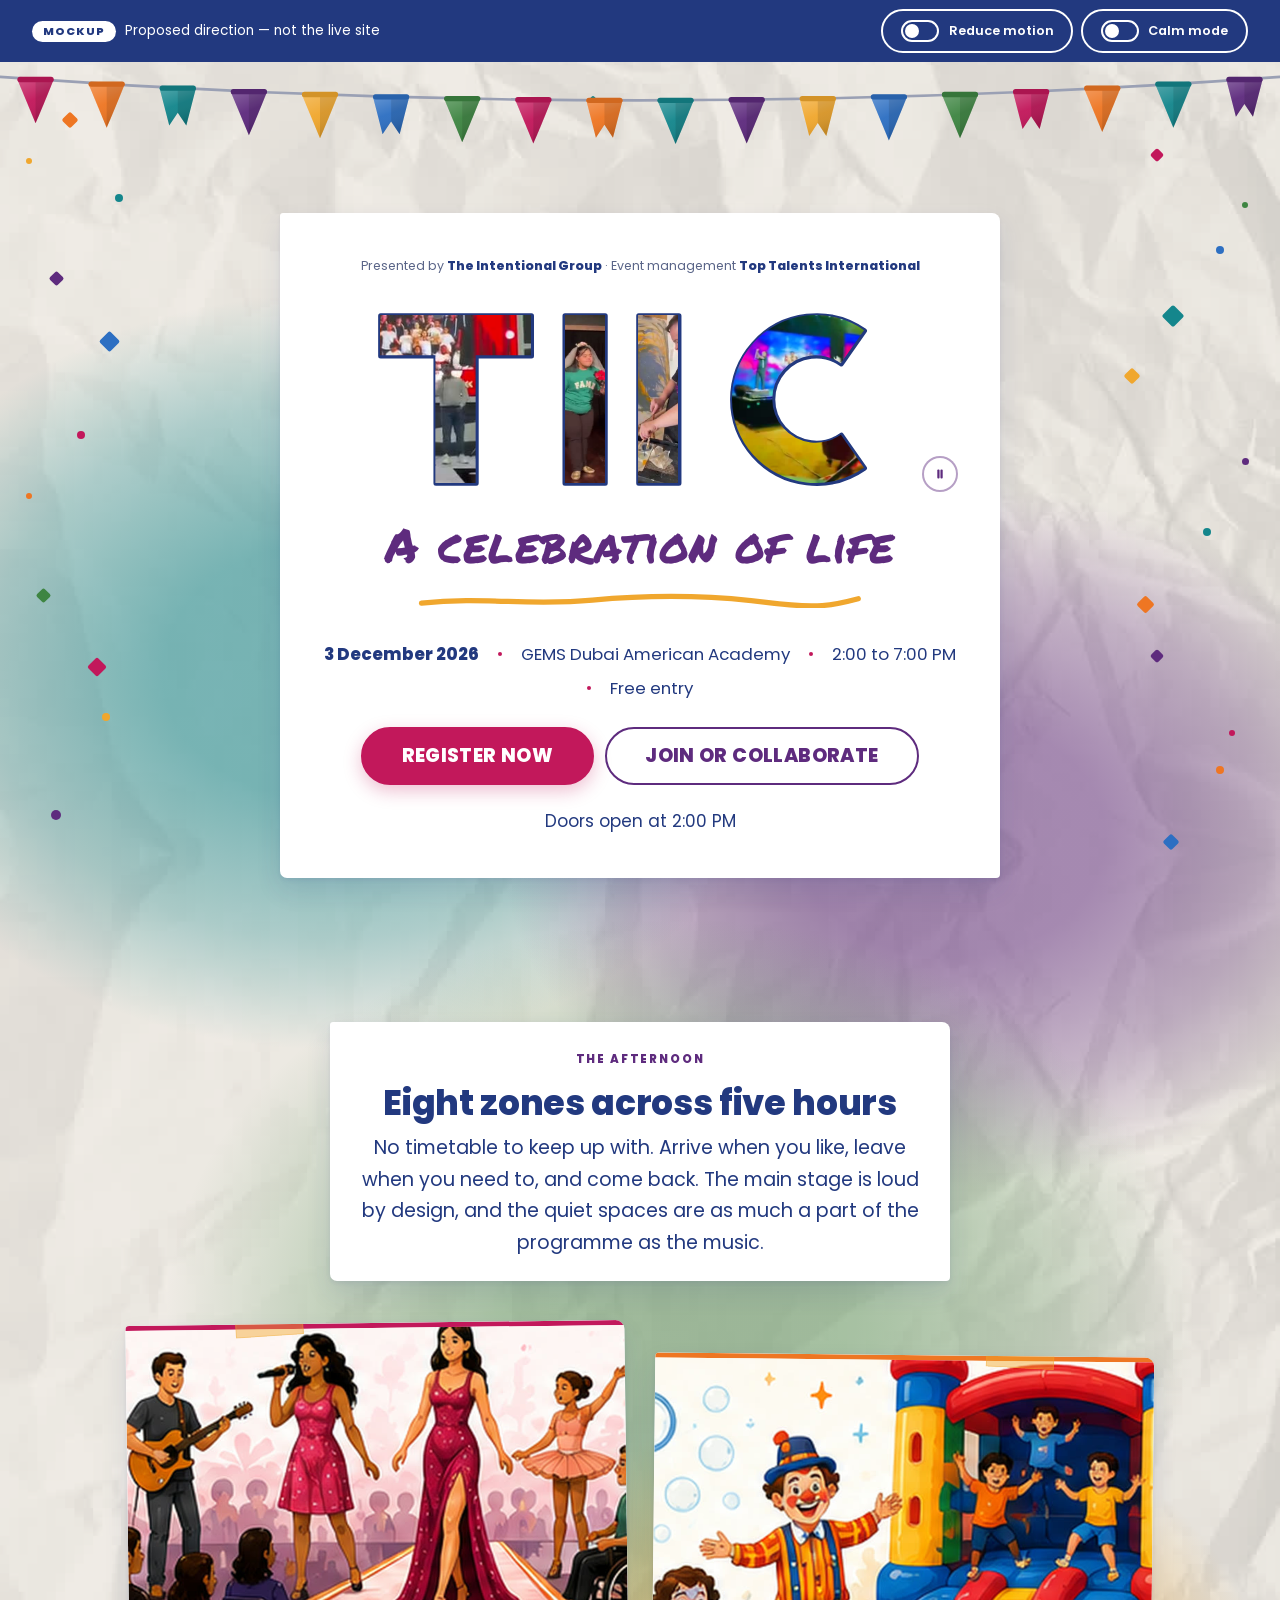
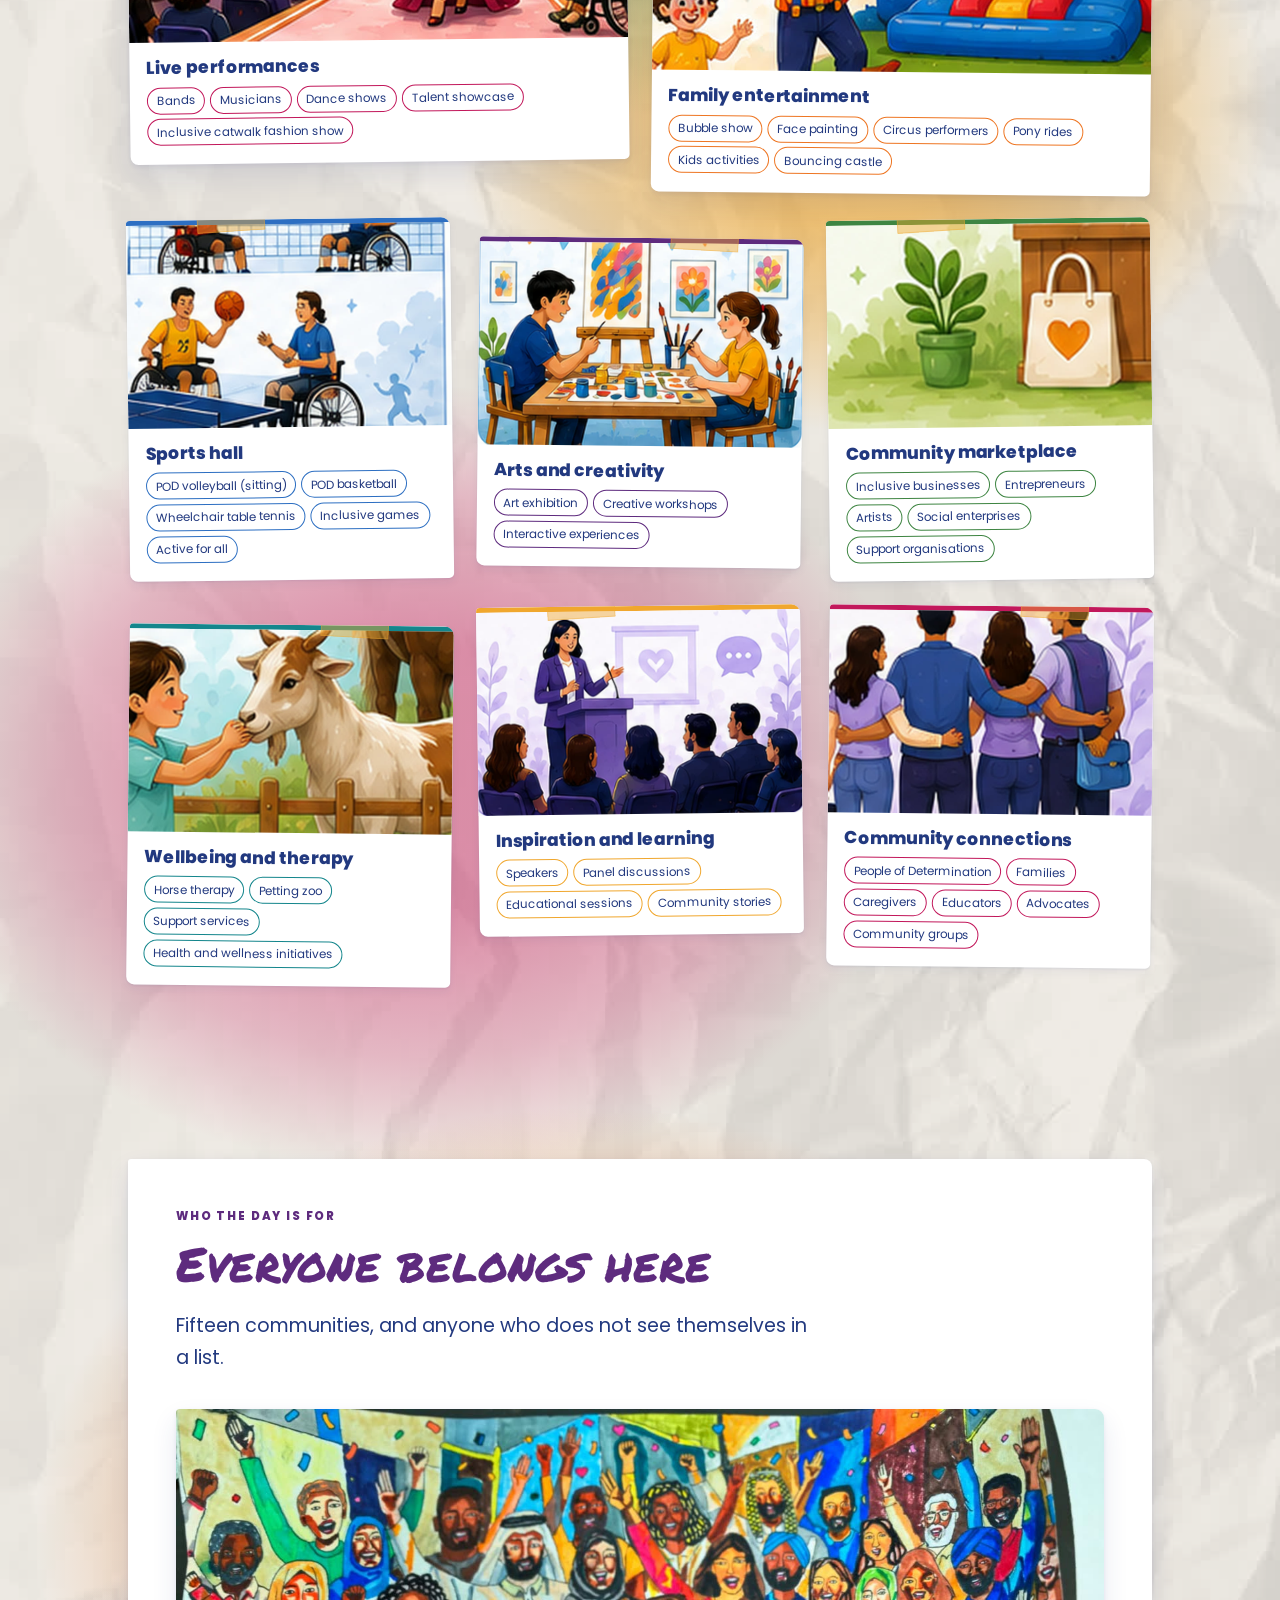
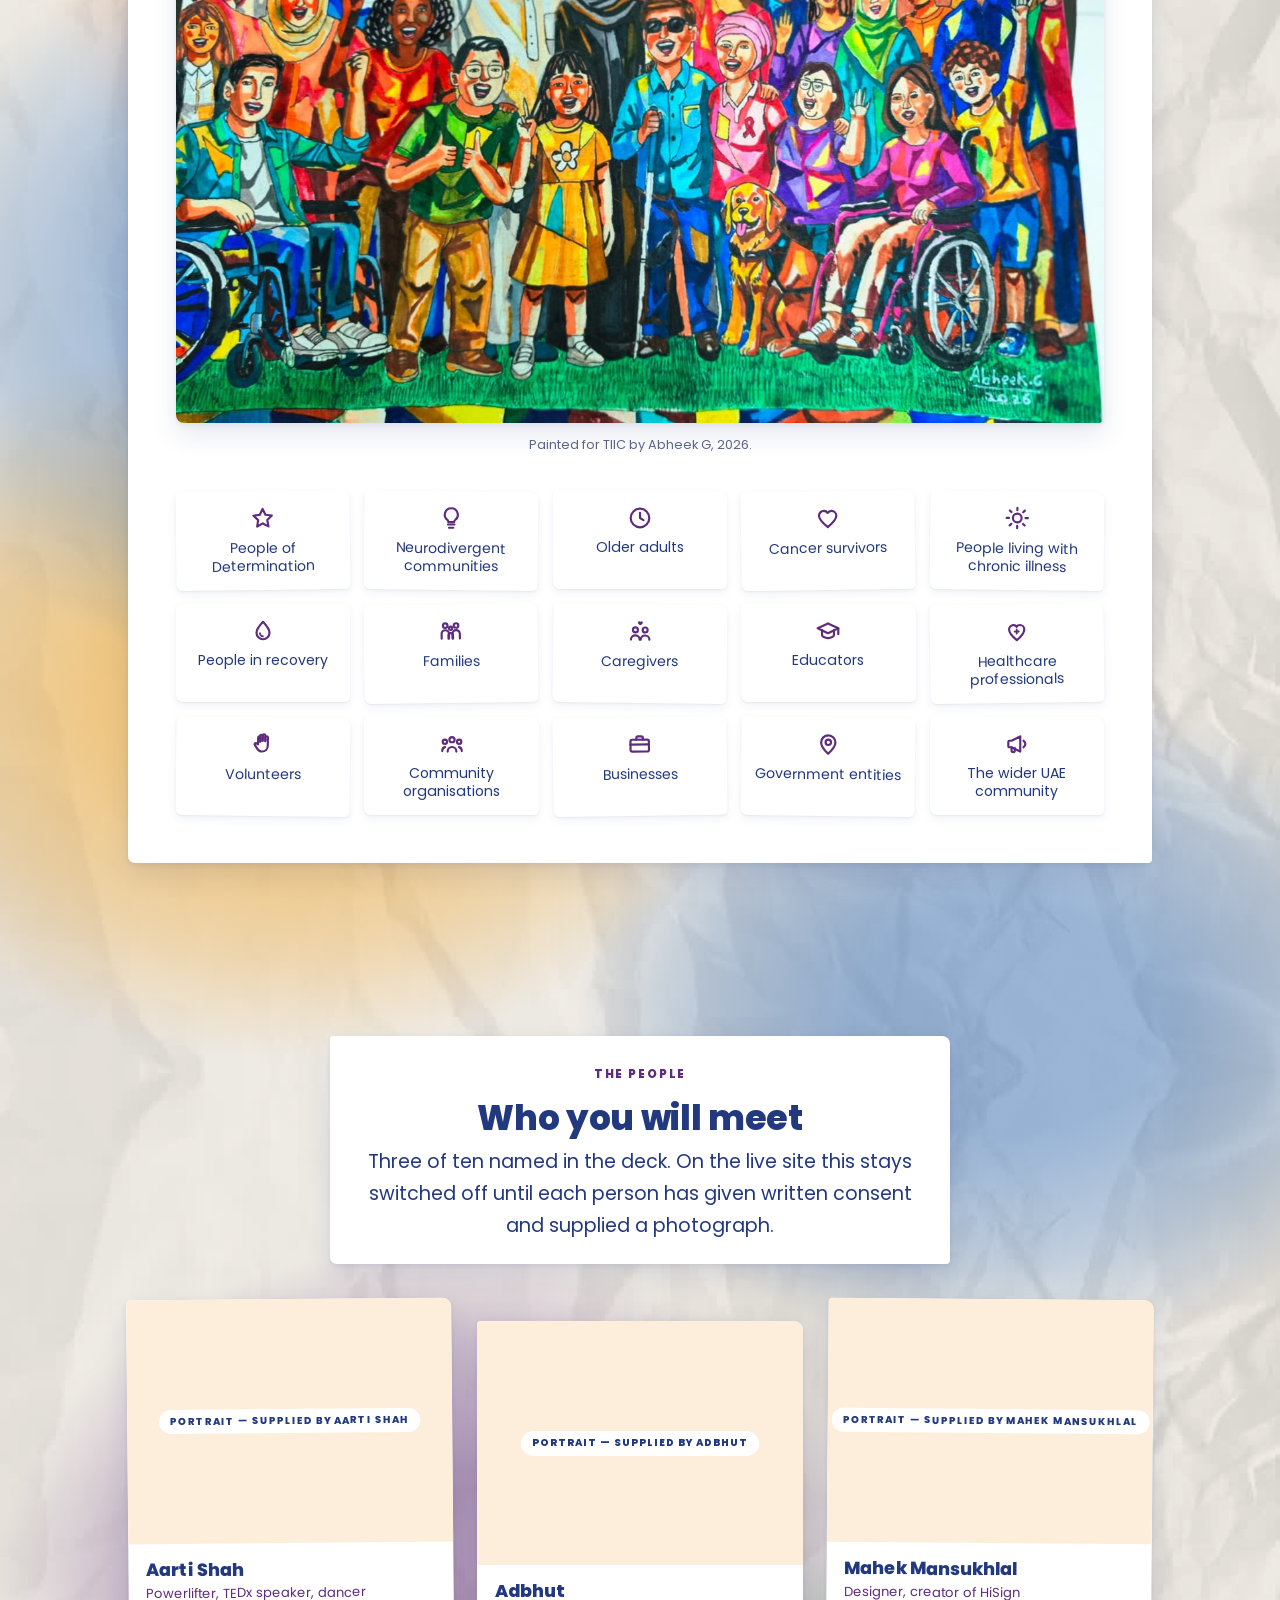
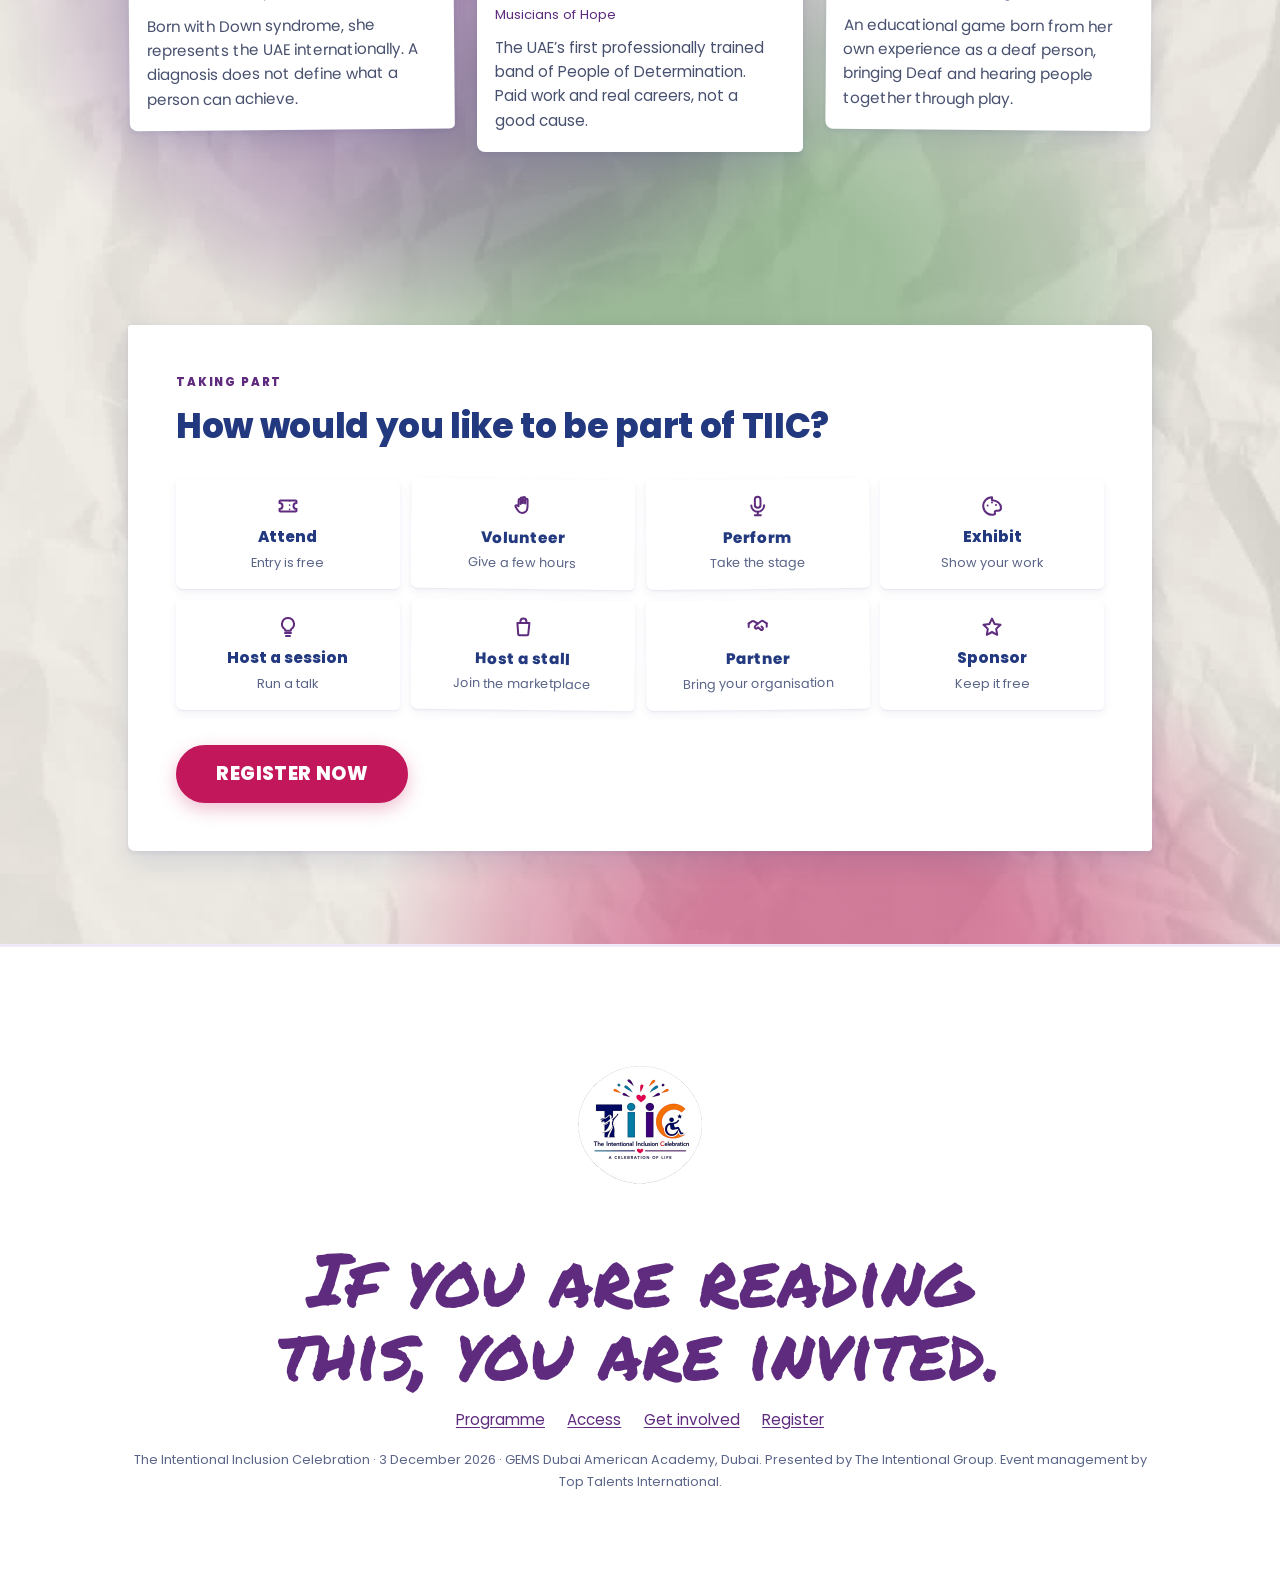
<file: mockup/index.html>
<!DOCTYPE html><html lang="en"> <head><meta charset="utf-8"><meta name="viewport" content="width=device-width, initial-scale=1"><meta name="robots" content="noindex, nofollow"><title>Design mockup · TIIC</title><meta name="description" content="Design mockup for TIIC. Not the live site."><link rel="icon" href="/favicon.png" type="image/png"><link rel="preload" href="/fonts/permanent-marker-400.woff2" as="font" type="font/woff2" crossorigin><link rel="preload" href="/fonts/poppins-400.woff2" as="font" type="font/woff2" crossorigin><script>
      (function () {
        var root = document.documentElement;
        root.classList.add('js');
        var q = new URLSearchParams(location.search);
        function pick(key, a, b, osReduce, forced) {
          if (forced === '1') return a;
          if (forced === '0') return b;
          var v = null;
          try { v = localStorage.getItem(key); } catch (e) {}
          if (v !== a && v !== b) v = osReduce ? a : b;
          return v;
        }
        var osReduce = window.matchMedia('(prefers-reduced-motion: reduce)').matches;
        var calm = pick('tiic-calm', 'on', 'off', osReduce, q.get('calm'));
        root.setAttribute('data-calm', calm);
        root.setAttribute('data-motion', calm === 'on' ? 'reduce'
          : pick('tiic-motion', 'reduce', 'full', osReduce, q.get('motion')));
      })();
    </script><link rel="stylesheet" href="/_astro/tiic.rwm_xhSe.css"><link rel="stylesheet" href="/_astro/index.BOWrYkDF.css"></head> <body> <a class="skip-link" href="#main-content">Skip to content</a>   <div class="shapefields" aria-hidden="true"> <div class="shapefield shapefield--keep" style="background-image:radial-gradient(closest-side, rgba(20,134,140,0.54) 0 28%, rgba(20,134,140,0.29700000000000004) 58%, transparent 82%),radial-gradient(closest-side, rgba(240,167,46,0.62) 0 28%, rgba(240,167,46,0.341) 58%, transparent 82%);background-size:92vw 72vw,78vw 61vw;background-position:8% 10%,74% 27%;--tx:12%;--ty:-270px;--dur:17s;--dly:-3s"></div><div class="shapefield" style="background-image:radial-gradient(closest-side, rgba(94,43,126,0.51) 0 28%, rgba(94,43,126,0.2805) 58%, transparent 82%),radial-gradient(closest-side, rgba(194,24,91,0.44) 0 28%, rgba(194,24,91,0.24200000000000002) 58%, transparent 82%);background-size:86vw 67vw,96vw 75vw;background-position:88% 13%,18% 37%;--tx:-13%;--ty:250px;--dur:23s;--dly:-11s"></div><div class="shapefield shapefield--keep" style="background-image:radial-gradient(closest-side, rgba(238,118,35,0.51) 0 28%, rgba(238,118,35,0.2805) 58%, transparent 82%),radial-gradient(closest-side, rgba(45,111,194,0.44) 0 28%, rgba(45,111,194,0.24200000000000002) 58%, transparent 82%);background-size:104vw 81vw,82vw 64vw;background-position:40% 49%,92% 66%;--tx:11%;--ty:300px;--dur:14s;--dly:-17s"></div><div class="shapefield" style="background-image:radial-gradient(closest-side, rgba(240,167,46,0.56) 0 28%, rgba(240,167,46,0.30800000000000005) 58%, transparent 82%),radial-gradient(closest-side, rgba(62,133,66,0.44) 0 28%, rgba(62,133,66,0.24200000000000002) 58%, transparent 82%);background-size:90vw 70vw,88vw 69vw;background-position:4% 61%,62% 80%;--tx:-12%;--ty:-285px;--dur:26s;--dly:-8s"></div><div class="shapefield" style="background-image:radial-gradient(closest-side, rgba(94,43,126,0.44) 0 28%, rgba(94,43,126,0.24200000000000002) 58%, transparent 82%),radial-gradient(closest-side, rgba(194,24,91,0.49) 0 28%, rgba(194,24,91,0.2695) 58%, transparent 82%);background-size:84vw 66vw,94vw 73vw;background-position:26% 75%,80% 91%;--tx:13%;--ty:235px;--dur:20s;--dly:-21s"></div><div class="shapefield" style="background-image:radial-gradient(closest-side, rgba(62,133,66,0.4) 0 28%, rgba(62,133,66,0.22000000000000003) 58%, transparent 82%),radial-gradient(closest-side, rgba(45,111,194,0.44) 0 28%, rgba(45,111,194,0.24200000000000002) 58%, transparent 82%);background-size:98vw 76vw,92vw 72vw;background-position:56% 20%,10% 55%;--tx:-11%;--ty:265px;--dur:19s;--dly:-14s"></div> </div> <div class="mock-bar"> <p><span class="mock-tag">Mockup</span>Proposed direction &mdash; not the live site</p> <div class="mock-switches"> <button class="motion-toggle" type="button" aria-pressed="false" data-switch="motion" hidden> <span class="motion-toggle-track" aria-hidden="true"><span class="motion-toggle-thumb"></span></span>
Reduce motion
</button> <button class="motion-toggle" type="button" aria-pressed="false" data-switch="calm" hidden> <span class="motion-toggle-track" aria-hidden="true"><span class="motion-toggle-thumb"></span></span>
Calm mode
</button> </div> </div> <main id="main-content"> <!-- ================= MARQUEE HERO, CENTRED ================= --><div class="hero"> <div class="bunting bunting--rich" aria-hidden="true"> <svg viewBox="0 0 1200 120" preserveAspectRatio="xMidYMin slice" xmlns="http://www.w3.org/2000/svg"> <defs>  <linearGradient id="sheen" x1="0" y1="0" x2="0.35" y2="1"> <stop offset="0%" stop-color="#fff" stop-opacity="0.26"></stop> <stop offset="55%" stop-color="#fff" stop-opacity="0.04"></stop> <stop offset="100%" stop-color="#000" stop-opacity="0.10"></stop> </linearGradient> </defs> <path d="M0 14 Q600 58 1200 14" fill="none" stroke="#9aa0b4" stroke-width="2.5" stroke-linecap="round"></path> <g style="--sway-delay:0ms"> <path d="M16.333333333333336,16.376543209876544 L50.333333333333336,16.376543209876544 Q40.333333333333336,41.376543209876544 33.333333333333336,57.376543209876544 Q26.333333333333336,41.376543209876544 Z" fill="#C2185B"></path> <path d="M16.333333333333336,16.376543209876544 L50.333333333333336,16.376543209876544 Q40.333333333333336,41.376543209876544 33.333333333333336,57.376543209876544 Q26.333333333333336,41.376543209876544 Z" fill="url(#sheen)"></path> <path d="M33.333333333333336,16.376543209876544 L50.333333333333336,16.376543209876544 Q40.333333333333336,41.376543209876544 33.333333333333336,57.376543209876544 Z" fill="#000" opacity="0.10"></path> <rect x="16.333333333333336" y="13.876543209876544" width="34" height="5" rx="2.5" fill="#C2185B"></rect> <rect x="16.333333333333336" y="13.876543209876544" width="34" height="5" rx="2.5" fill="#000" opacity="0.12"></rect> </g><g style="--sway-delay:95ms"> <path d="M83,20.72222222222222 L117,20.72222222222222 Q107,45.72222222222222 100,61.72222222222222 Q93,45.72222222222222 Z" fill="#EE7623"></path> <path d="M83,20.72222222222222 L117,20.72222222222222 Q107,45.72222222222222 100,61.72222222222222 Q93,45.72222222222222 Z" fill="url(#sheen)"></path> <path d="M100,20.72222222222222 L117,20.72222222222222 Q107,45.72222222222222 100,61.72222222222222 Z" fill="#000" opacity="0.10"></path> <rect x="83" y="18.22222222222222" width="34" height="5" rx="2.5" fill="#EE7623"></rect> <rect x="83" y="18.22222222222222" width="34" height="5" rx="2.5" fill="#000" opacity="0.12"></rect> </g><g style="--sway-delay:190ms"> <path d="M149.66666666666669,24.524691358024693 L183.66666666666669,24.524691358024693 L174.66666666666669,59.5246913580247 L166.66666666666669,47.5246913580247 L158.66666666666669,59.5246913580247 Z" fill="#14868C"></path> <path d="M149.66666666666669,24.524691358024693 L183.66666666666669,24.524691358024693 L174.66666666666669,59.5246913580247 L166.66666666666669,47.5246913580247 L158.66666666666669,59.5246913580247 Z" fill="url(#sheen)"></path> <path d="M166.66666666666669,24.524691358024693 L183.66666666666669,24.524691358024693 L174.66666666666669,59.5246913580247 L166.66666666666669,47.5246913580247 Z" fill="#000" opacity="0.10"></path> <rect x="149.66666666666669" y="22.024691358024693" width="34" height="5" rx="2.5" fill="#14868C"></rect> <rect x="149.66666666666669" y="22.024691358024693" width="34" height="5" rx="2.5" fill="#000" opacity="0.12"></rect> </g><g style="--sway-delay:285ms"> <path d="M216.33333333333334,27.78395061728395 L250.33333333333334,27.78395061728395 Q240.33333333333334,52.78395061728395 233.33333333333334,68.78395061728395 Q226.33333333333334,52.78395061728395 Z" fill="#5E2B7E"></path> <path d="M216.33333333333334,27.78395061728395 L250.33333333333334,27.78395061728395 Q240.33333333333334,52.78395061728395 233.33333333333334,68.78395061728395 Q226.33333333333334,52.78395061728395 Z" fill="url(#sheen)"></path> <path d="M233.33333333333334,27.78395061728395 L250.33333333333334,27.78395061728395 Q240.33333333333334,52.78395061728395 233.33333333333334,68.78395061728395 Z" fill="#000" opacity="0.10"></path> <rect x="216.33333333333334" y="25.28395061728395" width="34" height="5" rx="2.5" fill="#5E2B7E"></rect> <rect x="216.33333333333334" y="25.28395061728395" width="34" height="5" rx="2.5" fill="#000" opacity="0.12"></rect> </g><g style="--sway-delay:380ms"> <path d="M283,30.5 L317,30.5 Q307,55.5 300,71.5 Q293,55.5 Z" fill="#F0A72E"></path> <path d="M283,30.5 L317,30.5 Q307,55.5 300,71.5 Q293,55.5 Z" fill="url(#sheen)"></path> <path d="M300,30.5 L317,30.5 Q307,55.5 300,71.5 Z" fill="#000" opacity="0.10"></path> <rect x="283" y="28" width="34" height="5" rx="2.5" fill="#F0A72E"></rect> <rect x="283" y="28" width="34" height="5" rx="2.5" fill="#000" opacity="0.12"></rect> </g><g style="--sway-delay:475ms"> <path d="M349.6666666666667,32.67283950617284 L383.6666666666667,32.67283950617284 L374.6666666666667,67.67283950617283 L366.6666666666667,55.67283950617284 L358.6666666666667,67.67283950617283 Z" fill="#2D6FC2"></path> <path d="M349.6666666666667,32.67283950617284 L383.6666666666667,32.67283950617284 L374.6666666666667,67.67283950617283 L366.6666666666667,55.67283950617284 L358.6666666666667,67.67283950617283 Z" fill="url(#sheen)"></path> <path d="M366.6666666666667,32.67283950617284 L383.6666666666667,32.67283950617284 L374.6666666666667,67.67283950617283 L366.6666666666667,55.67283950617284 Z" fill="#000" opacity="0.10"></path> <rect x="349.6666666666667" y="30.172839506172842" width="34" height="5" rx="2.5" fill="#2D6FC2"></rect> <rect x="349.6666666666667" y="30.172839506172842" width="34" height="5" rx="2.5" fill="#000" opacity="0.12"></rect> </g><g style="--sway-delay:570ms"> <path d="M416.3333333333333,34.30246913580247 L450.3333333333333,34.30246913580247 Q440.3333333333333,59.30246913580247 433.3333333333333,75.30246913580247 Q426.3333333333333,59.30246913580247 Z" fill="#3E8542"></path> <path d="M416.3333333333333,34.30246913580247 L450.3333333333333,34.30246913580247 Q440.3333333333333,59.30246913580247 433.3333333333333,75.30246913580247 Q426.3333333333333,59.30246913580247 Z" fill="url(#sheen)"></path> <path d="M433.3333333333333,34.30246913580247 L450.3333333333333,34.30246913580247 Q440.3333333333333,59.30246913580247 433.3333333333333,75.30246913580247 Z" fill="#000" opacity="0.10"></path> <rect x="416.3333333333333" y="31.80246913580247" width="34" height="5" rx="2.5" fill="#3E8542"></rect> <rect x="416.3333333333333" y="31.80246913580247" width="34" height="5" rx="2.5" fill="#000" opacity="0.12"></rect> </g><g style="--sway-delay:665ms"> <path d="M483,35.388888888888886 L517,35.388888888888886 Q507,60.388888888888886 500,76.38888888888889 Q493,60.388888888888886 Z" fill="#C2185B"></path> <path d="M483,35.388888888888886 L517,35.388888888888886 Q507,60.388888888888886 500,76.38888888888889 Q493,60.388888888888886 Z" fill="url(#sheen)"></path> <path d="M500,35.388888888888886 L517,35.388888888888886 Q507,60.388888888888886 500,76.38888888888889 Z" fill="#000" opacity="0.10"></path> <rect x="483" y="32.888888888888886" width="34" height="5" rx="2.5" fill="#C2185B"></rect> <rect x="483" y="32.888888888888886" width="34" height="5" rx="2.5" fill="#000" opacity="0.12"></rect> </g><g style="--sway-delay:760ms"> <path d="M549.6666666666667,35.932098765432094 L583.6666666666667,35.932098765432094 L574.6666666666667,70.9320987654321 L566.6666666666667,58.932098765432094 L558.6666666666667,70.9320987654321 Z" fill="#EE7623"></path> <path d="M549.6666666666667,35.932098765432094 L583.6666666666667,35.932098765432094 L574.6666666666667,70.9320987654321 L566.6666666666667,58.932098765432094 L558.6666666666667,70.9320987654321 Z" fill="url(#sheen)"></path> <path d="M566.6666666666667,35.932098765432094 L583.6666666666667,35.932098765432094 L574.6666666666667,70.9320987654321 L566.6666666666667,58.932098765432094 Z" fill="#000" opacity="0.10"></path> <rect x="549.6666666666667" y="33.432098765432094" width="34" height="5" rx="2.5" fill="#EE7623"></rect> <rect x="549.6666666666667" y="33.432098765432094" width="34" height="5" rx="2.5" fill="#000" opacity="0.12"></rect> </g><g style="--sway-delay:855ms"> <path d="M616.3333333333334,35.9320987654321 L650.3333333333334,35.9320987654321 Q640.3333333333334,60.9320987654321 633.3333333333334,76.9320987654321 Q626.3333333333334,60.9320987654321 Z" fill="#14868C"></path> <path d="M616.3333333333334,35.9320987654321 L650.3333333333334,35.9320987654321 Q640.3333333333334,60.9320987654321 633.3333333333334,76.9320987654321 Q626.3333333333334,60.9320987654321 Z" fill="url(#sheen)"></path> <path d="M633.3333333333334,35.9320987654321 L650.3333333333334,35.9320987654321 Q640.3333333333334,60.9320987654321 633.3333333333334,76.9320987654321 Z" fill="#000" opacity="0.10"></path> <rect x="616.3333333333334" y="33.4320987654321" width="34" height="5" rx="2.5" fill="#14868C"></rect> <rect x="616.3333333333334" y="33.4320987654321" width="34" height="5" rx="2.5" fill="#000" opacity="0.12"></rect> </g><g style="--sway-delay:950ms"> <path d="M683.0000000000001,35.388888888888886 L717.0000000000001,35.388888888888886 Q707.0000000000001,60.388888888888886 700.0000000000001,76.38888888888889 Q693.0000000000001,60.388888888888886 Z" fill="#5E2B7E"></path> <path d="M683.0000000000001,35.388888888888886 L717.0000000000001,35.388888888888886 Q707.0000000000001,60.388888888888886 700.0000000000001,76.38888888888889 Q693.0000000000001,60.388888888888886 Z" fill="url(#sheen)"></path> <path d="M700.0000000000001,35.388888888888886 L717.0000000000001,35.388888888888886 Q707.0000000000001,60.388888888888886 700.0000000000001,76.38888888888889 Z" fill="#000" opacity="0.10"></path> <rect x="683.0000000000001" y="32.888888888888886" width="34" height="5" rx="2.5" fill="#5E2B7E"></rect> <rect x="683.0000000000001" y="32.888888888888886" width="34" height="5" rx="2.5" fill="#000" opacity="0.12"></rect> </g><g style="--sway-delay:1045ms"> <path d="M749.6666666666667,34.30246913580247 L783.6666666666667,34.30246913580247 L774.6666666666667,69.30246913580247 L766.6666666666667,57.30246913580247 L758.6666666666667,69.30246913580247 Z" fill="#F0A72E"></path> <path d="M749.6666666666667,34.30246913580247 L783.6666666666667,34.30246913580247 L774.6666666666667,69.30246913580247 L766.6666666666667,57.30246913580247 L758.6666666666667,69.30246913580247 Z" fill="url(#sheen)"></path> <path d="M766.6666666666667,34.30246913580247 L783.6666666666667,34.30246913580247 L774.6666666666667,69.30246913580247 L766.6666666666667,57.30246913580247 Z" fill="#000" opacity="0.10"></path> <rect x="749.6666666666667" y="31.80246913580247" width="34" height="5" rx="2.5" fill="#F0A72E"></rect> <rect x="749.6666666666667" y="31.80246913580247" width="34" height="5" rx="2.5" fill="#000" opacity="0.12"></rect> </g><g style="--sway-delay:1140ms"> <path d="M816.3333333333334,32.672839506172835 L850.3333333333334,32.672839506172835 Q840.3333333333334,57.672839506172835 833.3333333333334,73.67283950617283 Q826.3333333333334,57.672839506172835 Z" fill="#2D6FC2"></path> <path d="M816.3333333333334,32.672839506172835 L850.3333333333334,32.672839506172835 Q840.3333333333334,57.672839506172835 833.3333333333334,73.67283950617283 Q826.3333333333334,57.672839506172835 Z" fill="url(#sheen)"></path> <path d="M833.3333333333334,32.672839506172835 L850.3333333333334,32.672839506172835 Q840.3333333333334,57.672839506172835 833.3333333333334,73.67283950617283 Z" fill="#000" opacity="0.10"></path> <rect x="816.3333333333334" y="30.172839506172835" width="34" height="5" rx="2.5" fill="#2D6FC2"></rect> <rect x="816.3333333333334" y="30.172839506172835" width="34" height="5" rx="2.5" fill="#000" opacity="0.12"></rect> </g><g style="--sway-delay:1235ms"> <path d="M883.0000000000001,30.499999999999996 L917.0000000000001,30.499999999999996 Q907.0000000000001,55.5 900.0000000000001,71.5 Q893.0000000000001,55.5 Z" fill="#3E8542"></path> <path d="M883.0000000000001,30.499999999999996 L917.0000000000001,30.499999999999996 Q907.0000000000001,55.5 900.0000000000001,71.5 Q893.0000000000001,55.5 Z" fill="url(#sheen)"></path> <path d="M900.0000000000001,30.499999999999996 L917.0000000000001,30.499999999999996 Q907.0000000000001,55.5 900.0000000000001,71.5 Z" fill="#000" opacity="0.10"></path> <rect x="883.0000000000001" y="27.999999999999996" width="34" height="5" rx="2.5" fill="#3E8542"></rect> <rect x="883.0000000000001" y="27.999999999999996" width="34" height="5" rx="2.5" fill="#000" opacity="0.12"></rect> </g><g style="--sway-delay:1330ms"> <path d="M949.6666666666667,27.78395061728395 L983.6666666666667,27.78395061728395 L974.6666666666667,62.78395061728395 L966.6666666666667,50.78395061728395 L958.6666666666667,62.78395061728395 Z" fill="#C2185B"></path> <path d="M949.6666666666667,27.78395061728395 L983.6666666666667,27.78395061728395 L974.6666666666667,62.78395061728395 L966.6666666666667,50.78395061728395 L958.6666666666667,62.78395061728395 Z" fill="url(#sheen)"></path> <path d="M966.6666666666667,27.78395061728395 L983.6666666666667,27.78395061728395 L974.6666666666667,62.78395061728395 L966.6666666666667,50.78395061728395 Z" fill="#000" opacity="0.10"></path> <rect x="949.6666666666667" y="25.28395061728395" width="34" height="5" rx="2.5" fill="#C2185B"></rect> <rect x="949.6666666666667" y="25.28395061728395" width="34" height="5" rx="2.5" fill="#000" opacity="0.12"></rect> </g><g style="--sway-delay:1425ms"> <path d="M1016.3333333333335,24.524691358024683 L1050.3333333333335,24.524691358024683 Q1040.3333333333335,49.52469135802468 1033.3333333333335,65.52469135802468 Q1026.3333333333335,49.52469135802468 Z" fill="#EE7623"></path> <path d="M1016.3333333333335,24.524691358024683 L1050.3333333333335,24.524691358024683 Q1040.3333333333335,49.52469135802468 1033.3333333333335,65.52469135802468 Q1026.3333333333335,49.52469135802468 Z" fill="url(#sheen)"></path> <path d="M1033.3333333333335,24.524691358024683 L1050.3333333333335,24.524691358024683 Q1040.3333333333335,49.52469135802468 1033.3333333333335,65.52469135802468 Z" fill="#000" opacity="0.10"></path> <rect x="1016.3333333333335" y="22.024691358024683" width="34" height="5" rx="2.5" fill="#EE7623"></rect> <rect x="1016.3333333333335" y="22.024691358024683" width="34" height="5" rx="2.5" fill="#000" opacity="0.12"></rect> </g><g style="--sway-delay:1520ms"> <path d="M1083,20.722222222222225 L1117,20.722222222222225 Q1107,45.72222222222223 1100,61.72222222222223 Q1093,45.72222222222223 Z" fill="#14868C"></path> <path d="M1083,20.722222222222225 L1117,20.722222222222225 Q1107,45.72222222222223 1100,61.72222222222223 Q1093,45.72222222222223 Z" fill="url(#sheen)"></path> <path d="M1100,20.722222222222225 L1117,20.722222222222225 Q1107,45.72222222222223 1100,61.72222222222223 Z" fill="#000" opacity="0.10"></path> <rect x="1083" y="18.222222222222225" width="34" height="5" rx="2.5" fill="#14868C"></rect> <rect x="1083" y="18.222222222222225" width="34" height="5" rx="2.5" fill="#000" opacity="0.12"></rect> </g><g style="--sway-delay:1615ms"> <path d="M1149.6666666666667,16.376543209876534 L1183.6666666666667,16.376543209876534 L1174.6666666666667,51.37654320987653 L1166.6666666666667,39.37654320987653 L1158.6666666666667,51.37654320987653 Z" fill="#5E2B7E"></path> <path d="M1149.6666666666667,16.376543209876534 L1183.6666666666667,16.376543209876534 L1174.6666666666667,51.37654320987653 L1166.6666666666667,39.37654320987653 L1158.6666666666667,51.37654320987653 Z" fill="url(#sheen)"></path> <path d="M1166.6666666666667,16.376543209876534 L1183.6666666666667,16.376543209876534 L1174.6666666666667,51.37654320987653 L1166.6666666666667,39.37654320987653 Z" fill="#000" opacity="0.10"></path> <rect x="1149.6666666666667" y="13.876543209876534" width="34" height="5" rx="2.5" fill="#5E2B7E"></rect> <rect x="1149.6666666666667" y="13.876543209876534" width="34" height="5" rx="2.5" fill="#000" opacity="0.12"></rect> </g> </svg> </div> <div class="decor" aria-hidden="true">  <span class="confetti diamond c-orange" style="top:6%;left:5%;width:12px;height:12px"></span><span class="confetti dot c-gold" style="top:11%;left:2%;width:6px;height:6px"></span><span class="confetti dot c-teal" style="top:15%;left:9%;width:8px;height:8px"></span><span class="confetti diamond c-purple" style="top:24%;left:4%;width:11px;height:11px"></span><span class="confetti diamond c-blue" style="top:31%;left:8%;width:15px;height:15px"></span><span class="confetti dot c-pink" style="top:42%;left:6%;width:8px;height:8px"></span><span class="confetti dot c-orange" style="top:49%;left:2%;width:6px;height:6px"></span><span class="confetti diamond c-green" style="top:60%;left:3%;width:11px;height:11px"></span><span class="confetti diamond c-pink" style="top:68%;left:7%;width:14px;height:14px"></span><span class="confetti dot c-gold" style="top:74%;left:8%;width:8px;height:8px"></span><span class="confetti dot c-purple" style="top:85%;left:4%;width:10px;height:10px"></span><span class="confetti diamond c-pink" style="top:10%;left:90%;width:10px;height:10px"></span><span class="confetti dot c-green" style="top:16%;left:97%;width:6px;height:6px"></span><span class="confetti dot c-blue" style="top:21%;left:95%;width:8px;height:8px"></span><span class="confetti diamond c-teal" style="top:28%;left:91%;width:16px;height:16px"></span><span class="confetti diamond c-gold" style="top:35%;left:88%;width:12px;height:12px"></span><span class="confetti dot c-purple" style="top:45%;left:97%;width:7px;height:7px"></span><span class="confetti dot c-teal" style="top:53%;left:94%;width:8px;height:8px"></span><span class="confetti diamond c-orange" style="top:61%;left:89%;width:13px;height:13px"></span><span class="confetti diamond c-purple" style="top:67%;left:90%;width:10px;height:10px"></span><span class="confetti dot c-pink" style="top:76%;left:96%;width:6px;height:6px"></span><span class="confetti dot c-orange" style="top:80%;left:95%;width:8px;height:8px"></span><span class="confetti diamond c-blue" style="top:88%;left:91%;width:12px;height:12px"></span><span class="confetti diamond c-teal" style="top:4%;left:46%;width:8px;height:8px"></span><span class="confetti dot c-purple" style="top:3%;left:62%;width:6px;height:6px"></span><span class="confetti dot c-pink" style="top:90%;left:40%;width:8px;height:8px"></span><span class="confetti diamond c-green" style="top:94%;left:66%;width:10px;height:10px"></span> </div> <div class="wrap">  <div class="sheet hero-sheet"> <p class="hero-presenters">
Presented by <b>The Intentional Group</b> &middot; Event management <b>Top Talents International</b> </p> <div class="hero-wordmark"> <h1 class="vh">TIIC</h1> <span class="wordmark" aria-hidden="true"> <svg class="wordmark-outline" viewBox="0 0 760 240" focusable="false"> <g fill="#22397F" stroke="#22397F" stroke-width="6" stroke-linejoin="round"> <path d="M70,20 H250 V68 H184 V220 H136 V68 H70 Z"></path><path d="M290,20 H338 V220 H290 Z"></path><path d="M378,20 H426 V220 H378 Z"></path><path d="M647.4,38.1 A100,100 0 1 0 647.4,201.9 L619.8,162.6 A52,52 0 1 1 619.8,77.4 Z"></path> </g> </svg> <span class="wordmark-letter" style="--mask:url(&quot;data:image/svg+xml,%3Csvg%20xmlns%3D%22http%3A%2F%2Fwww.w3.org%2F2000%2Fsvg%22%20viewBox%3D%2270%2020%20180%20200%22%3E%3Cpath%20d%3D%22M70%2C20%20H250%20V68%20H184%20V220%20H136%20V68%20H70%20Z%22%20fill%3D%22%23fff%22%2F%3E%3C%2Fsvg%3E&quot;);left:9.2105%;top:8.3333%;width:23.6842%;height:83.3333%;--vpos:67.6% 50%"> <video class="wordmark-video" muted playsinline loop preload="none" poster="/assets/letter-t-poster.jpg"> <source src="/assets/letter-t.mp4" type="video/mp4"> </video> </span><span class="wordmark-letter" style="--mask:url(&quot;data:image/svg+xml,%3Csvg%20xmlns%3D%22http%3A%2F%2Fwww.w3.org%2F2000%2Fsvg%22%20viewBox%3D%22290%2020%2048%20200%22%3E%3Cpath%20d%3D%22M290%2C20%20H338%20V220%20H290%20Z%22%20fill%3D%22%23fff%22%2F%3E%3C%2Fsvg%3E&quot;);left:38.1579%;top:8.3333%;width:6.3158%;height:83.3333%;--vpos:46.2% 50%"> <video class="wordmark-video" muted playsinline loop preload="none" poster="/assets/letter-i1-poster.jpg"> <source src="/assets/letter-i1.mp4" type="video/mp4"> </video> </span><span class="wordmark-letter" style="--mask:url(&quot;data:image/svg+xml,%3Csvg%20xmlns%3D%22http%3A%2F%2Fwww.w3.org%2F2000%2Fsvg%22%20viewBox%3D%22378%2020%2048%20200%22%3E%3Cpath%20d%3D%22M378%2C20%20H426%20V220%20H378%20Z%22%20fill%3D%22%23fff%22%2F%3E%3C%2Fsvg%3E&quot;);left:49.7368%;top:8.3333%;width:6.3158%;height:83.3333%;--vpos:47% 50%"> <video class="wordmark-video" muted playsinline loop preload="none" poster="/assets/letter-i2-poster.jpg"> <source src="/assets/letter-i2.mp4" type="video/mp4"> </video> </span><span class="wordmark-letter" style="--mask:url(&quot;data:image/svg+xml,%3Csvg%20xmlns%3D%22http%3A%2F%2Fwww.w3.org%2F2000%2Fsvg%22%20viewBox%3D%22490.02%2020%20157.38%20200%22%3E%3Cpath%20d%3D%22M647.4%2C38.1%20A100%2C100%200%201%200%20647.4%2C201.9%20L619.8%2C162.6%20A52%2C52%200%201%201%20619.8%2C77.4%20Z%22%20fill%3D%22%23fff%22%2F%3E%3C%2Fsvg%3E&quot;);left:64.4763%;top:8.3333%;width:20.7079%;height:83.3333%;--vpos:50% 100%"> <video class="wordmark-video" muted playsinline loop preload="none" poster="/assets/letter-c-poster.jpg"> <source src="/assets/letter-c.mp4" type="video/mp4"> </video> </span> </span>  <button class="wordmark-pause" type="button" data-state="playing"> <svg viewBox="0 0 24 24" aria-hidden="true" focusable="false"> <g class="ic-pause"><rect x="8.4" y="6" width="3" height="12" rx="1.2"></rect><rect x="12.6" y="6" width="3" height="12" rx="1.2"></rect></g> <path class="ic-play" d="M9.5 6.4 L17.5 12 L9.5 17.6 Z"></path> </svg> <span class="vh" data-pause-label>Pause the wordmark</span> </button> </div> <p class="t-display t-display--sm hero-tagline">A celebration of life</p> <svg class="marker-rule" viewBox="0 0 600 22" fill="none" aria-hidden="true"> <path pathLength="1" d="M6 15 C 90 6, 150 19, 236 11 S 400 5, 470 14 S 560 18, 594 9" stroke="currentColor" stroke-width="7" stroke-linecap="round"></path> </svg> <ul class="hero-facts"> <li><b>3 December 2026</b></li> <li>GEMS Dubai American Academy</li> <li>2:00 to 7:00 PM</li> <li>Free entry</li> </ul> <div class="hero-cta"> <a class="btn btn--lg" href="/register/">Register now</a> <a class="btn btn--lg btn--outline" href="/get-involved/">Join or collaborate</a> </div> <div class="hero-count" id="countdown" role="group" aria-label="Counting down to 2 PM on 3 December 2026" data-deadline="2026-12-03T14:00:00+04:00"> <p class="hero-count-fallback">Doors open at 2:00 PM</p> </div> </div> </div> </div> <!-- ================= THE AFTERNOON ================= --> <section class="band" aria-labelledby="day-h"> <div class="wrap"> <div class="sheet band-intro"> <p class="t-label">The afternoon</p> <h2 id="day-h" class="t-head">Eight zones across five hours</h2> <p class="t-body">
No timetable to keep up with. Arrive when you like, leave when you need to, and come
              back. The main stage is loud by design, and the quiet spaces are as much a part of the
              programme as the music.
</p> </div> <ul class="zones"> <li> <article class="zone-card" style="--zc: var(--pink)"> <span class="tape" aria-hidden="true"></span> <span class="zone-bar" aria-hidden="true"></span> <div class="zone-art"> <img src="/assets/art-live-performances.jpg" alt="Illustration: a guitarist and two singers on a pink runway stage, a girl in a tutu dancing at the end of it, and a person in a wheelchair alongside." width="720" height="450" loading="lazy" decoding="async"> </div> <div class="zone-body"> <h3><a href="/programme/#live-performances">Live performances</a></h3> <ul class="zone-chips"><li>Bands</li><li>Musicians</li><li>Dance shows</li><li>Talent showcase</li><li>Inclusive catwalk fashion show</li></ul> </div> </article> </li><li> <article class="zone-card" style="--zc: var(--orange)"> <span class="tape" aria-hidden="true"></span> <span class="zone-bar" aria-hidden="true"></span> <div class="zone-art"> <img src="/assets/art-family-entertainment.jpg" alt="Illustration: a clown greeting a face-painted child beside a red and blue bouncing castle with three children jumping inside, bubbles drifting past." width="720" height="450" loading="lazy" decoding="async"> </div> <div class="zone-body"> <h3><a href="/programme/#family-entertainment">Family entertainment</a></h3> <ul class="zone-chips"><li>Bubble show</li><li>Face painting</li><li>Circus performers</li><li>Pony rides</li><li>Kids activities</li><li>Bouncing castle</li></ul> </div> </article> </li><li> <article class="zone-card" style="--zc: var(--blue)"> <span class="tape" aria-hidden="true"></span> <span class="zone-bar" aria-hidden="true"></span> <div class="zone-art"> <img src="/assets/art-sports-hall.jpg" alt="Illustration: two wheelchair players at a blue table tennis table, with a wheelchair basketball player behind them." width="720" height="450" loading="lazy" decoding="async"> </div> <div class="zone-body"> <h3><a href="/programme/#sports-hall">Sports hall</a></h3> <ul class="zone-chips"><li>POD volleyball (sitting)</li><li>POD basketball</li><li>Wheelchair table tennis</li><li>Inclusive games</li><li>Active for all</li></ul> </div> </article> </li><li> <article class="zone-card" style="--zc: var(--purple)"> <span class="tape" aria-hidden="true"></span> <span class="zone-bar" aria-hidden="true"></span> <div class="zone-art"> <img src="/assets/art-arts-and-creativity.jpg" alt="Illustration: a boy and a girl painting at a table spread with paint pots, an easel of abstract work between them and framed flower paintings on the wall." width="720" height="450" loading="lazy" decoding="async"> </div> <div class="zone-body"> <h3><a href="/programme/#arts-and-creativity">Arts and creativity</a></h3> <ul class="zone-chips"><li>Art exhibition</li><li>Creative workshops</li><li>Interactive experiences</li></ul> </div> </article> </li><li> <article class="zone-card" style="--zc: var(--green)"> <span class="tape" aria-hidden="true"></span> <span class="zone-bar" aria-hidden="true"></span> <div class="zone-art"> <img src="/assets/art-community-marketplace.jpg" alt="Illustration: a wooden market stall with a potted plant beside it and a cream tote bag carrying an orange heart." width="720" height="450" loading="lazy" decoding="async"> </div> <div class="zone-body"> <h3><a href="/programme/#community-marketplace">Community marketplace</a></h3> <ul class="zone-chips"><li>Inclusive businesses</li><li>Entrepreneurs</li><li>Artists</li><li>Social enterprises</li><li>Support organisations</li></ul> </div> </article> </li><li> <article class="zone-card" style="--zc: var(--teal)"> <span class="tape" aria-hidden="true"></span> <span class="zone-bar" aria-hidden="true"></span> <div class="zone-art"> <img src="/assets/art-wellbeing-and-therapy.jpg" alt="Illustration: a girl in a teal shirt feeding a white and brown goat over a wooden fence, a brown horse standing behind them." width="720" height="450" loading="lazy" decoding="async"> </div> <div class="zone-body"> <h3><a href="/programme/#wellbeing-and-therapy">Wellbeing and therapy</a></h3> <ul class="zone-chips"><li>Horse therapy</li><li>Petting zoo</li><li>Support services</li><li>Health and wellness initiatives</li></ul> </div> </article> </li><li> <article class="zone-card" style="--zc: var(--gold)"> <span class="tape" aria-hidden="true"></span> <span class="zone-bar" aria-hidden="true"></span> <div class="zone-art"> <img src="/assets/art-inspiration-and-learning.jpg" alt="Illustration: a woman speaking at a purple podium with a microphone to a seated audience, a flip chart with a heart behind her." width="720" height="450" loading="lazy" decoding="async"> </div> <div class="zone-body"> <h3><a href="/programme/#inspiration-and-learning">Inspiration and learning</a></h3> <ul class="zone-chips"><li>Speakers</li><li>Panel discussions</li><li>Educational sessions</li><li>Community stories</li></ul> </div> </article> </li><li> <article class="zone-card" style="--zc: var(--pink)"> <span class="tape" aria-hidden="true"></span> <span class="zone-bar" aria-hidden="true"></span> <div class="zone-art"> <img src="/assets/art-community-connections.jpg" alt="Illustration: a group standing arm in arm seen from behind, among them a child and a person in a wheelchair." width="720" height="450" loading="lazy" decoding="async"> </div> <div class="zone-body"> <h3><a href="/programme/#community-connections">Community connections</a></h3> <ul class="zone-chips"><li>People of Determination</li><li>Families</li><li>Caregivers</li><li>Educators</li><li>Advocates</li><li>Community groups</li></ul> </div> </article> </li> </ul> </div> </section> <!-- ================= EVERYONE BELONGS HERE ================= --> <section class="band band--sheet" aria-labelledby="belong-h"> <div class="wrap"> <div class="sheet"> <p class="t-label">Who the day is for</p> <h2 id="belong-h" class="t-display t-display--sm">Everyone belongs here</h2> <p class="t-body">
Fifteen communities, and anyone who does not see themselves in a list.
</p> <figure class="mural"> <img src="/assets/mural.jpg" width="1400" height="925" loading="lazy" decoding="async" srcset="/assets/mural-760.jpg 760w, /assets/mural.jpg 1400w" sizes="(min-width: 900px) 820px, 92vw" alt="A painted crowd of dozens of people cheering together under bunting on green
                        grass. Among them are two wheelchair users, a boy with Down syndrome giving a
                        thumbs up, a man with dark glasses and a white cane, a woman in a pink
                        headscarf wearing a cancer awareness ribbon, a golden assistance dog, and
                        people in hijab, kandura and turbans."> <figcaption class="t-meta">Painted for TIIC by Abheek G, 2026.</figcaption> </figure> <ul class="belong"> <li> <svg class="icon" aria-hidden="true"><use href="#i-star"></use></svg> People of Determination </li><li> <svg class="icon" aria-hidden="true"><use href="#i-lightbulb"></use></svg> Neurodivergent communities </li><li> <svg class="icon" aria-hidden="true"><use href="#i-clock"></use></svg> Older adults </li><li> <svg class="icon" aria-hidden="true"><use href="#i-heart"></use></svg> Cancer survivors </li><li> <svg class="icon" aria-hidden="true"><use href="#i-shade"></use></svg> People living with chronic illness </li><li> <svg class="icon" aria-hidden="true"><use href="#i-water"></use></svg> People in recovery </li><li> <svg class="icon" aria-hidden="true"><use href="#i-family"></use></svg> Families </li><li> <svg class="icon" aria-hidden="true"><use href="#i-people-heart"></use></svg> Caregivers </li><li> <svg class="icon" aria-hidden="true"><use href="#i-cap"></use></svg> Educators </li><li> <svg class="icon" aria-hidden="true"><use href="#i-wellbeing"></use></svg> Healthcare professionals </li><li> <svg class="icon" aria-hidden="true"><use href="#i-hands"></use></svg> Volunteers </li><li> <svg class="icon" aria-hidden="true"><use href="#i-community"></use></svg> Community organisations </li><li> <svg class="icon" aria-hidden="true"><use href="#i-briefcase"></use></svg> Businesses </li><li> <svg class="icon" aria-hidden="true"><use href="#i-pin"></use></svg> Government entities </li><li> <svg class="icon" aria-hidden="true"><use href="#i-megaphone"></use></svg> The wider UAE community </li> </ul> </div> </div> </section> <!-- ================= WHO YOU WILL MEET ================= --> <section class="band" aria-labelledby="people-h">  <div class="wrap"> <div class="sheet band-intro band-intro--l"> <p class="t-label">The people</p> <h2 id="people-h" class="t-head">Who you will meet</h2> <p class="t-body">
Three of ten named in the deck. On the live site this stays switched off until each
              person has given written consent and supplied a photograph.
</p> </div> <ul class="people"> <li class="person"> <div class="person-art"><span>Portrait &mdash; supplied by Aarti Shah</span></div> <div class="person-body"> <h3>Aarti Shah</h3> <p class="person-role">Powerlifter, TEDx speaker, dancer</p> <p class="t-small">Born with Down syndrome, she represents the UAE internationally. A diagnosis does not define what a person can achieve.</p> </div> </li><li class="person"> <div class="person-art"><span>Portrait &mdash; supplied by Adbhut</span></div> <div class="person-body"> <h3>Adbhut</h3> <p class="person-role">Musicians of Hope</p> <p class="t-small">The UAE’s first professionally trained band of People of Determination. Paid work and real careers, not a good cause.</p> </div> </li><li class="person"> <div class="person-art"><span>Portrait &mdash; supplied by Mahek Mansukhlal</span></div> <div class="person-body"> <h3>Mahek Mansukhlal</h3> <p class="person-role">Designer, creator of HiSign</p> <p class="t-small">An educational game born from her own experience as a deaf person, bringing Deaf and hearing people together through play.</p> </div> </li> </ul> </div> </section> <!-- ================= WAYS IN ================= --> <section class="band band--sheet" aria-labelledby="ways-h"> <div class="wrap"> <div class="sheet"> <p class="t-label">Taking part</p> <h2 id="ways-h" class="t-head">How would you like to be part of TIIC?</h2> <ul class="ways-in"> <li> <svg class="icon" aria-hidden="true"><use href="#i-ticket"></use></svg> <b>Attend</b> <span>Entry is free</span> </li><li> <svg class="icon" aria-hidden="true"><use href="#i-hands"></use></svg> <b>Volunteer</b> <span>Give a few hours</span> </li><li> <svg class="icon" aria-hidden="true"><use href="#i-mic"></use></svg> <b>Perform</b> <span>Take the stage</span> </li><li> <svg class="icon" aria-hidden="true"><use href="#i-palette"></use></svg> <b>Exhibit</b> <span>Show your work</span> </li><li> <svg class="icon" aria-hidden="true"><use href="#i-lightbulb"></use></svg> <b>Host a session</b> <span>Run a talk</span> </li><li> <svg class="icon" aria-hidden="true"><use href="#i-bag"></use></svg> <b>Host a stall</b> <span>Join the marketplace</span> </li><li> <svg class="icon" aria-hidden="true"><use href="#i-handshake"></use></svg> <b>Partner</b> <span>Bring your organisation</span> </li><li> <svg class="icon" aria-hidden="true"><use href="#i-star"></use></svg> <b>Sponsor</b> <span>Keep it free</span> </li> </ul> <p style="margin: 0"><a class="btn btn--lg" href="/register/">Register now</a></p> </div> </div> </section> </main> <!-- ================= FOOTER — Ft5 STATEMENT ================= --> <footer class="closing">  <div class="wrap">  <img class="closing-mark" src="/assets/tiic-roundel.png" alt="" width="344" height="344" loading="lazy" decoding="async"> <p class="closing-statement">If you are reading this, you are invited.</p> <ul class="closing-links"> <li><a href="/programme/">Programme</a></li> <li><a href="/accessibility/">Access</a></li> <li><a href="/get-involved/">Get involved</a></li> <li><a href="/register/">Register</a></li> </ul> <p class="t-meta"> The Intentional Inclusion Celebration &middot; 3 December 2026 &middot; GEMS Dubai American Academy, Dubai.
          Presented by The Intentional Group. Event management by Top Talents International.
</p> </div> </footer> <svg class="svg-sprite" aria-hidden="true" focusable="false" xmlns="http://www.w3.org/2000/svg"> <!-- Sparkle burst + heart, set beside every marker headline --><symbol id="doodle" viewBox="0 0 56 46"> <g stroke-linecap="round" stroke-width="3" fill="none"> <path d="M9 15 L3 8" stroke="#EE7623"></path> <path d="M17 10 L15 2" stroke="#5E2B7E"></path> <path d="M26 9 L28 1" stroke="#14868C"></path> <path d="M34 11 L40 4" stroke="#F0A72E"></path> <path d="M7 23 L1 23" stroke="#2D6FC2"></path> </g> <path d="M25 41s-11-7-11-14.5A5.5 5.5 0 0 1 25 23a5.5 5.5 0 0 1 11 3.5C36 34 25 41 25 41z" fill="#C2185B"></path> </symbol> <!-- Programme categories --> <symbol id="i-lightbulb" viewBox="0 0 24 24"><path d="M9 18h6M10 21h4"></path><path d="M12 3a6 6 0 0 0-3.6 10.8c.6.5.9 1.2.9 2h5.4c0-.8.3-1.5.9-2A6 6 0 0 0 12 3z"></path></symbol> <symbol id="i-music" viewBox="0 0 24 24"><path d="M9 17V5l11-2v9"></path><circle cx="6.5" cy="17" r="2.5"></circle><circle cx="17.5" cy="14.5" r="2.5"></circle></symbol> <symbol id="i-palette" viewBox="0 0 24 24"><path d="M12 3.2a8.8 8.8 0 1 0 1.9 17.4c1-.1 1.5-1 1-1.9-.4-.9.2-1.9 1.2-1.9H18a3 3 0 0 0 3-3c0-4.3-4-7.4-9-7.6z"></path><circle cx="7.6" cy="11.5" r="1" fill="currentColor" stroke="none"></circle><circle cx="12" cy="8.4" r="1" fill="currentColor" stroke="none"></circle><circle cx="16" cy="11" r="1" fill="currentColor" stroke="none"></circle></symbol> <symbol id="i-tent" viewBox="0 0 24 24"><path d="M12 5v15"></path><path d="M12 5 3 20h18L12 5z"></path><path d="M12 20l4.5-7"></path></symbol> <symbol id="i-bag" viewBox="0 0 24 24"><path d="M6 8h12l-1 11.4a1 1 0 0 1-1 .9H8a1 1 0 0 1-1-.9L6 8z"></path><path d="M9 8V6.5a3 3 0 0 1 6 0V8"></path></symbol> <symbol id="i-wellbeing" viewBox="0 0 24 24"><path d="M12 20.5C7.5 16.8 5 13.8 5 10.6 5 8.3 6.8 6.5 9 6.5c1.4 0 2.6.7 3 1.7.4-1 1.6-1.7 3-1.7 2.2 0 4 1.8 4 4.1 0 3.2-2.5 6.2-7 9.9z"></path><path d="M12 10.6v3.8M10.1 12.5h3.8" stroke-width="1.7"></path></symbol> <!-- Sports Hall. A ball rather than a wheelchair: the zone is sitting
       volleyball, POD basketball and wheelchair table tennis, and the sport is
       the subject, not the equipment. --> <symbol id="i-ball" viewBox="0 0 24 24"><circle cx="12" cy="12" r="8.4"></circle><path d="M12 3.6v4.1M12 16.3v4.1M4.4 9.4l3.9 1.3M15.7 12.3l3.9 1.3M6.6 18.6l2.4-3.3M15 8.7l2.4-3.3"></path><path d="M12 9.2l2.9 2.1-1.1 3.4h-3.6L9.1 11.3z" fill="currentColor" stroke="none"></path></symbol> <symbol id="i-people-heart" viewBox="0 0 24 24"><circle cx="7.5" cy="11" r="2.3"></circle><circle cx="16.5" cy="11" r="2.3"></circle><path d="M3.5 20c0-2.4 1.8-3.9 4-3.9s4 1.5 4 3.9"></path><path d="M12.5 20c0-2.4 1.8-3.9 4-3.9s4 1.5 4 3.9"></path><path d="M12 3.6c.7-.9 2.2-.6 2.2.7 0 .9-1.1 1.7-2.2 2.5-1.1-.8-2.2-1.6-2.2-2.5 0-1.3 1.5-1.6 2.2-.7z" fill="currentColor" stroke="none"></path></symbol> <!-- Audiences --> <symbol id="i-puzzle" viewBox="0 0 24 24"><path d="M14 4.5a1 1 0 0 1 1 1v1c0 .9 1 1.3 1.6.7a1.6 1.6 0 0 1 2.6 1.3 1.6 1.6 0 0 1-2.6 1.2c-.6-.5-1.6-.1-1.6.8V13a1 1 0 0 1-1 1h-1.9c-.9 0-1.3 1-.7 1.6a1.6 1.6 0 0 1-1.3 2.6 1.6 1.6 0 0 1-1.2-2.6c.5-.6.1-1.6-.8-1.6H6a1 1 0 0 1-1-1V9.6a1 1 0 0 1 1-1h1.1c.9 0 1.3-1 .7-1.6A1.6 1.6 0 0 1 9.1 4.4c.6-.5 1.5-.3 2 .2.3.3.6-.1.9-.1z"></path></symbol> <symbol id="i-family" viewBox="0 0 24 24"><circle cx="7" cy="7" r="2.1"></circle><circle cx="17" cy="7" r="2.1"></circle><circle cx="12" cy="9.4" r="1.5"></circle><path d="M3.6 19v-4.4a3.4 3.4 0 0 1 6.8 0V19"></path><path d="M13.6 19v-4.4a3.4 3.4 0 0 1 6.8 0V19"></path><path d="M9.9 19v-3a2.1 2.1 0 0 1 4.2 0v3"></path></symbol> <symbol id="i-community" viewBox="0 0 24 24"><circle cx="12" cy="8" r="2.4"></circle><circle cx="5.4" cy="10" r="2"></circle><circle cx="18.6" cy="10" r="2"></circle><path d="M8 19c0-2.6 1.8-4.2 4-4.2s4 1.6 4 4.2"></path><path d="M3 18.5c0-2 1-3.3 2.6-3.6M21 18.5c0-2-1-3.3-2.6-3.6"></path></symbol> <symbol id="i-cap" viewBox="0 0 24 24"><path d="M12 5 2.5 9.5 12 14l9.5-4.5L12 5z"></path><path d="M6.5 11.4V16c0 1 2.5 2.5 5.5 2.5s5.5-1.5 5.5-2.5v-4.6"></path><path d="M21.5 9.6V15"></path></symbol> <symbol id="i-briefcase" viewBox="0 0 24 24"><rect x="3.5" y="8" width="17" height="11" rx="1.6"></rect><path d="M9 8V6.5A1.5 1.5 0 0 1 10.5 5h3A1.5 1.5 0 0 1 15 6.5V8"></path><path d="M3.5 12.5h17"></path></symbol> <symbol id="i-hands" viewBox="0 0 24 24"><path d="M9 10V4.8a1.2 1.2 0 0 1 2.4 0V9"></path><path d="M11.4 9V4.2a1.2 1.2 0 0 1 2.4 0V9"></path><path d="M13.8 9.4V6a1.2 1.2 0 0 1 2.4 0v7c0 3.3-2.1 5.9-5.4 5.9-2 0-3.3-.9-4.4-2.6l-2.2-3.4c-.6-.9.5-2 1.5-1.5l1.5.9V6.2a1.2 1.2 0 0 1 2.4 0V9.4"></path></symbol> <symbol id="i-handshake" viewBox="0 0 24 24"><path d="M3 8.5l3.2-2.2a2 2 0 0 1 2.3 0L12 8.7l3.5-2.4a2 2 0 0 1 2.3 0L21 8.5"></path><path d="M12 8.7l-2.6 2.4a1.5 1.5 0 0 0 2 2.2l1-.9 2.4 2.2a1.4 1.4 0 0 0 2-2l-1-1"></path><path d="M3 8.5v3.3M21 8.5v3.3"></path></symbol> <symbol id="i-megaphone" viewBox="0 0 24 24"><path d="M4 10v4a1 1 0 0 0 1 1h2l8 4V5L7 9H5a1 1 0 0 0-1 1z"></path><path d="M18 9a3.5 3.5 0 0 1 0 6"></path><path d="M7 15v3a1.5 1.5 0 0 0 3 0v-2.2"></path></symbol> <!-- Access and practical information --> <symbol id="i-wheelchair" viewBox="0 0 24 24"><circle cx="9.5" cy="4.2" r="1.9"></circle><path d="M8 7.6v5.2h5.2l3.1 5.4"></path><path d="M16.3 18.2h3.2"></path><path d="M13.4 12.8a5.6 5.6 0 1 1-6.6 2.2"></path></symbol> <symbol id="i-quiet" viewBox="0 0 24 24"><path d="M19.5 14.6A7.6 7.6 0 0 1 9.4 4.5a7.6 7.6 0 1 0 10.1 10.1z"></path><path d="M14.6 4.4h3.8l-3.8 4h3.8" stroke-width="1.6"></path></symbol> <symbol id="i-ear" viewBox="0 0 24 24"><path d="M7.2 9a4.8 4.8 0 1 1 9.6 0c0 2.4-1.6 3.4-2.9 4.4-1.1.9-1.8 1.6-1.8 3a2.4 2.4 0 0 1-4.7.5"></path><path d="M10.6 9a1.6 1.6 0 0 1 3.2 0" stroke-width="1.6"></path></symbol> <symbol id="i-eye" viewBox="0 0 24 24"><path d="M2.5 12S6 6.5 12 6.5 21.5 12 21.5 12 18 17.5 12 17.5 2.5 12 2.5 12z"></path><circle cx="12" cy="12" r="2.8"></circle></symbol> <symbol id="i-water" viewBox="0 0 24 24"><path d="M12 3.5s6 6.4 6 10.1a6 6 0 0 1-12 0C6 9.9 12 3.5 12 3.5z"></path><path d="M9.2 13.9a2.9 2.9 0 0 0 2.8 3" stroke-width="1.6"></path></symbol> <symbol id="i-shade" viewBox="0 0 24 24"><circle cx="12" cy="12" r="4"></circle><path d="M12 2.6v2.2M12 19.2v2.2M4.4 12H2.2M21.8 12h-2.2M6.6 6.6 5.1 5.1M18.9 18.9l-1.5-1.5M6.6 17.4l-1.5 1.5M18.9 5.1l-1.5 1.5"></path></symbol> <symbol id="i-car" viewBox="0 0 24 24"><path d="M4.5 16v2a1 1 0 0 0 1 1h1.4a1 1 0 0 0 1-1v-2M16.1 16v2a1 1 0 0 0 1 1h1.4a1 1 0 0 0 1-1v-2"></path><path d="M3.6 16v-4.1l1.8-4.4a1.6 1.6 0 0 1 1.5-1h10.2a1.6 1.6 0 0 1 1.5 1l1.8 4.4V16z"></path><path d="M4 11.9h16"></path><circle cx="7.4" cy="14" r="0.9" fill="currentColor" stroke="none"></circle><circle cx="16.6" cy="14" r="0.9" fill="currentColor" stroke="none"></circle></symbol> <symbol id="i-clock" viewBox="0 0 24 24"><circle cx="12" cy="12" r="8.6"></circle><path d="M12 7.2V12l3.2 2"></path></symbol> <symbol id="i-pin" viewBox="0 0 24 24"><path d="M12 21s6.6-6.1 6.6-10.4a6.6 6.6 0 1 0-13.2 0C5.4 14.9 12 21 12 21z"></path><circle cx="12" cy="10.4" r="2.5"></circle></symbol> <symbol id="i-ticket" viewBox="0 0 24 24"><path d="M3.5 9V7.4a1 1 0 0 1 1-1h15a1 1 0 0 1 1 1V9a3 3 0 0 0 0 6v1.6a1 1 0 0 1-1 1h-15a1 1 0 0 1-1-1V15a3 3 0 0 0 0-6z"></path><path d="M13.6 6.8v1.9M13.6 11.1v1.9M13.6 15.4v1.9" stroke-width="1.6" stroke-dasharray="0.1 3"></path></symbol> <symbol id="i-check" viewBox="0 0 24 24"><circle cx="12" cy="12" r="8.6"></circle><path d="M8.2 12.2l2.6 2.6 5-5.4"></path></symbol> <!-- Media and contact --> <symbol id="i-mic" viewBox="0 0 24 24"><rect x="9.2" y="2.8" width="5.6" height="11" rx="2.8"></rect><path d="M5.6 11.4a6.4 6.4 0 0 0 12.8 0"></path><path d="M12 17.8v3.4M9 21.2h6"></path></symbol> <symbol id="i-play" viewBox="0 0 24 24"><circle cx="12" cy="12" r="8.6"></circle><path d="M10.2 8.6 15.4 12l-5.2 3.4z" fill="currentColor" stroke="none"></path></symbol> <symbol id="i-mail" viewBox="0 0 24 24"><rect x="3" y="5.4" width="18" height="13.2" rx="1.8"></rect><path d="m3.6 6.6 8.4 6 8.4-6"></path></symbol> <symbol id="i-chat" viewBox="0 0 24 24"><path d="M20.4 12.6a7.6 7.6 0 0 1-10.5 7l-5.3 1.3 1.3-5.2a7.6 7.6 0 1 1 14.5-3.1z"></path></symbol> <symbol id="i-instagram" viewBox="0 0 24 24"><rect x="3.4" y="3.4" width="17.2" height="17.2" rx="5"></rect><circle cx="12" cy="12" r="4"></circle><circle cx="16.9" cy="7.1" r="1.1" fill="currentColor" stroke="none"></circle></symbol> <symbol id="i-youtube" viewBox="0 0 24 24"><rect x="2.6" y="5.6" width="18.8" height="12.8" rx="4"></rect><path d="M10.4 9.4 15.2 12l-4.8 2.6z" fill="currentColor" stroke="none"></path></symbol> <symbol id="i-heart" viewBox="0 0 24 24"><path d="M12 20.4C6.9 16.4 4 13.2 4 9.9 4 7.4 6 5.4 8.5 5.4c1.5 0 2.8.8 3.5 1.9.7-1.1 2-1.9 3.5-1.9C18 5.4 20 7.4 20 9.9c0 3.3-2.9 6.5-8 10.5z"></path></symbol> <symbol id="i-star" viewBox="0 0 24 24"><path d="m12 3.6 2.6 5.4 5.9.8-4.3 4.1 1 5.9-5.2-2.8-5.2 2.8 1-5.9L3.5 9.8l5.9-.8z"></path></symbol> </svg><script type="module">var e=document.documentElement,t=document.querySelectorAll(`main > .band`);if(`IntersectionObserver`in window&&e.dataset.motion!==`reduce`){let e=new IntersectionObserver(t=>{for(let n of t)n.isIntersecting&&(n.target.classList.add(`is-in`),e.unobserve(n.target))},{rootMargin:`0px 0px -8% 0px`,threshold:0});t.forEach(t=>e.observe(t))}else t.forEach(e=>e.classList.add(`is-in`));var n=0,r=!1,i=()=>{r=!1,e.style.setProperty(`--sy`,String(n))},a=()=>{e.getAttribute(`data-motion`)===`full`&&(n=window.scrollY,r||(r=!0,requestAnimationFrame(i)))};window.addEventListener(`scroll`,a,{passive:!0}),a();var o=[...document.querySelectorAll(`.wordmark-video`)],s=document.querySelector(`.wordmark-pause`),c=()=>e.getAttribute(`data-motion`)===`reduce`||e.getAttribute(`data-calm`)===`on`,l=window.matchMedia(`(min-width: 640px)`).matches;if(l)for(let e of o)e.preload=`auto`;var u=()=>{if(o.length){for(let e of o)c()?(e.pause(),e.currentTime=0):s?.dataset.state!==`paused`&&l&&e.play().catch(()=>{});if(s){let e=o.every(e=>e.paused),t=s.querySelector(`[data-pause-label]`);t&&(t.textContent=e?`Play the wordmark`:`Pause the wordmark`),s.dataset.state=e?`paused`:`playing`,s.disabled=c()}}};s?.addEventListener(`click`,()=>{if(!o.length)return;let e=o.every(e=>e.paused);if(e)for(let e of o)e.preload=`auto`;s.dataset.state=e?`playing`:`paused`;for(let t of o)e?t.play().catch(()=>{}):t.pause();u()});var d={motion:{attr:`data-motion`,on:`reduce`,off:`full`,key:`tiic-motion`},calm:{attr:`data-calm`,on:`on`,off:`off`,key:`tiic-calm`}},f=document.querySelectorAll(`.motion-toggle`),p=()=>f.forEach(t=>{let n=d[t.dataset.switch];n&&t.setAttribute(`aria-pressed`,String(e.getAttribute(n.attr)===n.on))});f.forEach(n=>{let r=d[n.dataset.switch];r&&(n.hidden=!1,n.addEventListener(`click`,()=>{let n=e.getAttribute(r.attr)===r.on?r.off:r.on;if(e.setAttribute(r.attr,n),r.attr===`data-calm`&&n===`on`){e.setAttribute(`data-motion`,`reduce`);try{localStorage.setItem(`tiic-motion`,`reduce`)}catch{}}e.getAttribute(`data-motion`)===`reduce`&&t.forEach(e=>e.classList.add(`is-in`));try{localStorage.setItem(r.key,n)}catch{}p(),u()}))}),p(),u();var m=document.getElementById(`countdown`);if(m instanceof HTMLElement&&m.dataset.deadline){let e=new Date(m.dataset.deadline).getTime(),t=e=>String(e).padStart(2,`0`),n=[0,1,2].map(()=>{let e=document.createElement(`div`);e.className=`hero-count-unit`;let t=document.createElement(`span`);t.className=`hero-count-num`;let n=document.createElement(`span`);return n.className=`hero-count-word`,e.append(t,n),{el:e,num:t,word:n}}),r=()=>{let r=e-Date.now();if(r<=0)return!0;let i=Math.floor(r/864e5);r-=i*864e5;let a=Math.floor(r/36e5);r-=a*36e5;let o=Math.floor(r/6e4),s=[[String(i),i===1?`day`:`days`],[t(a),a===1?`hour`:`hours`],[t(o),o===1?`minute`:`minutes`]];return m.contains(n[0].el)||(m.textContent=``,n.forEach(e=>m.append(e.el))),n.forEach((e,t)=>{e.num.textContent=s[t][0],e.word.textContent=s[t][1]}),!1};r()||setInterval(r,6e4)}</script> </body> </html>
</file>
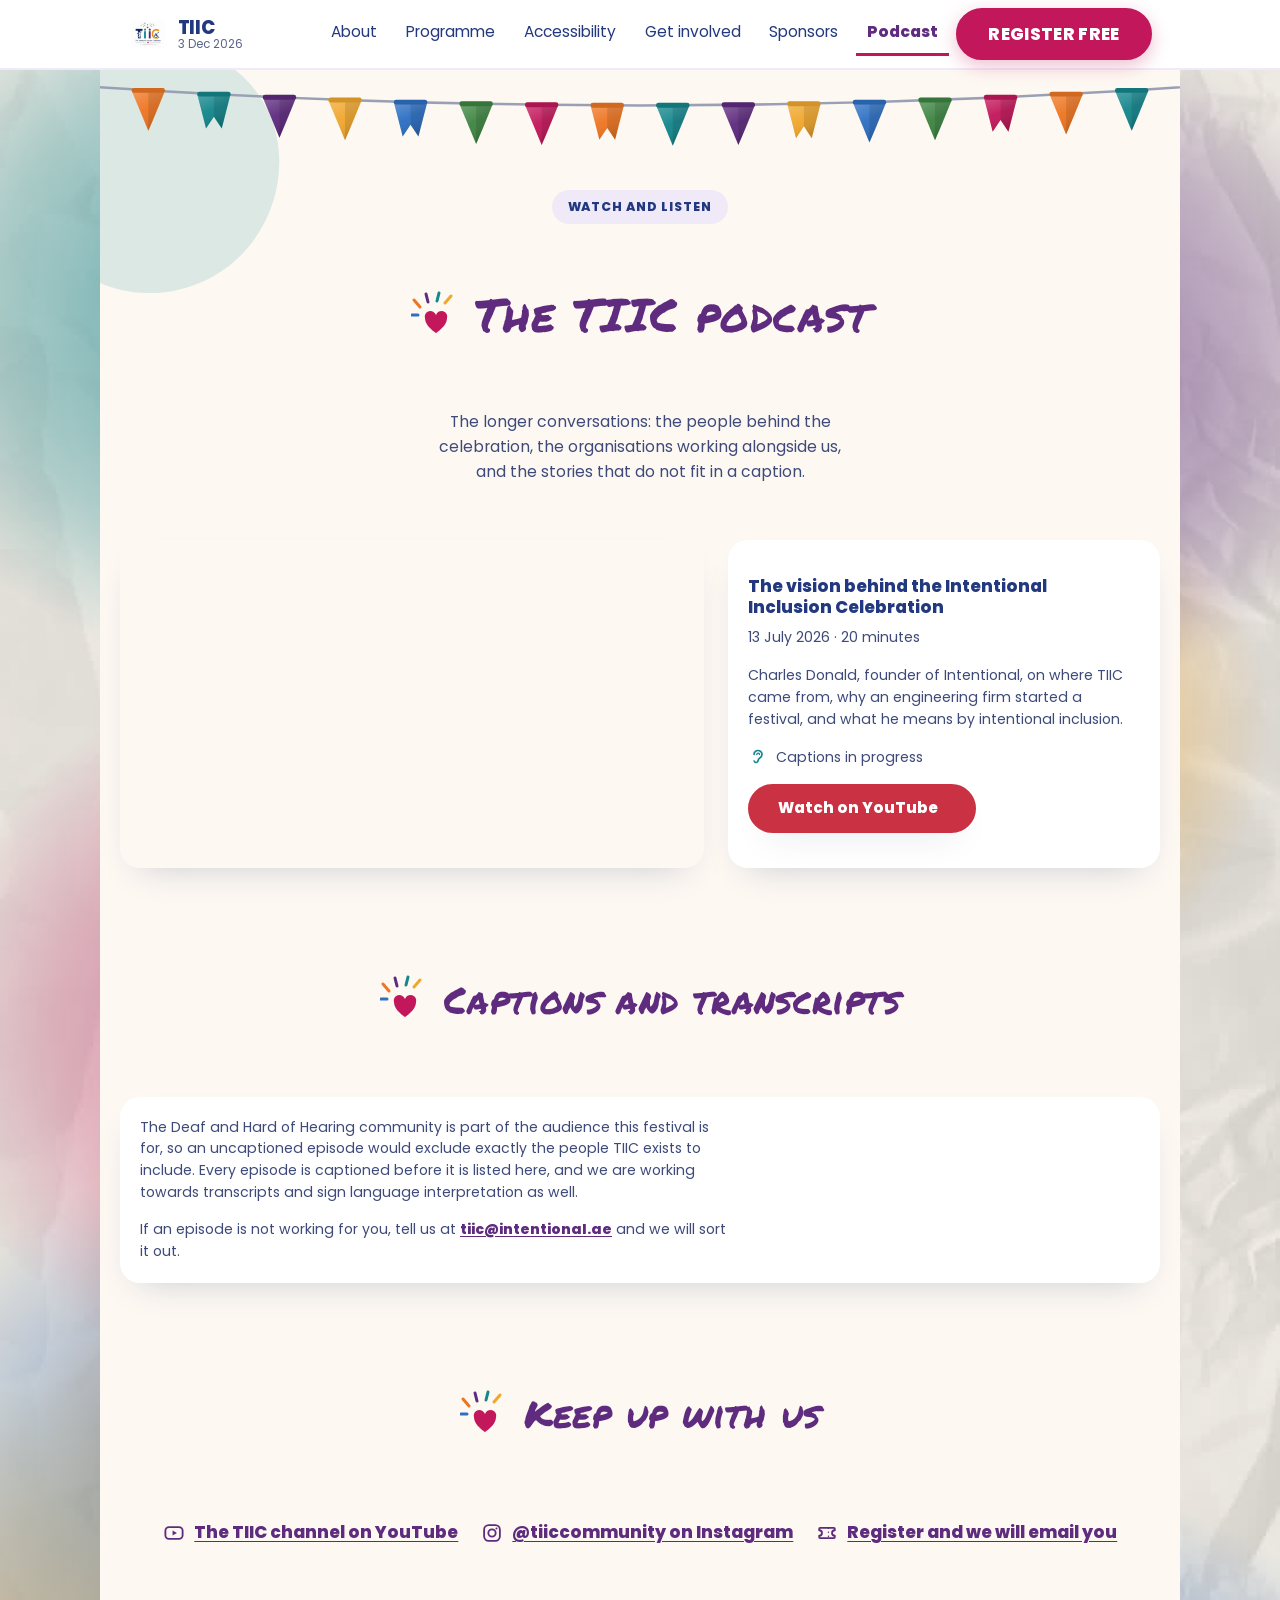
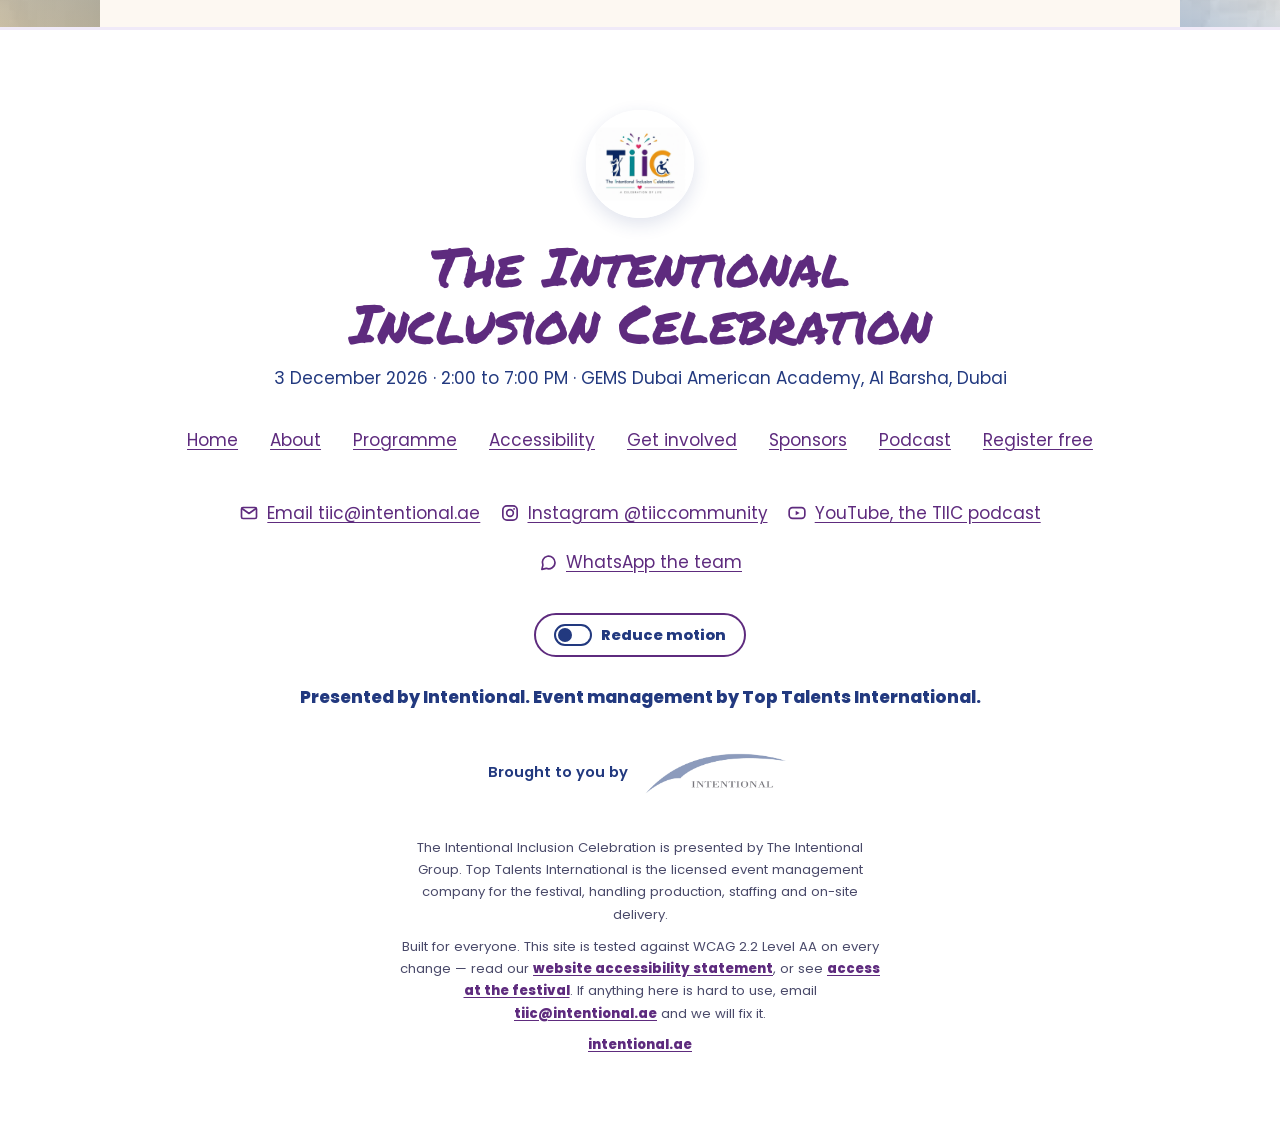
<file: podcast/index.html>
<!DOCTYPE html><html lang="en"> <head><meta charset="utf-8"><meta name="viewport" content="width=device-width, initial-scale=1"><link rel="canonical" href="https://tiic.intentional.ae/podcast/"><link rel="icon" href="/favicon.png" type="image/png"><link rel="apple-touch-icon" href="/favicon.png"><link rel="manifest" href="/site.webmanifest"><meta name="theme-color" content="#5E2B7E"><title>The TIIC podcast · The Intentional Inclusion Celebration</title><meta name="description" content="Conversations with the people behind TIIC, the organisations working alongside us, and the stories that do not fit in a caption."><meta property="og:type" content="website"><meta property="og:title" content="The TIIC podcast · The Intentional Inclusion Celebration"><meta property="og:description" content="Conversations with the people behind TIIC, the organisations working alongside us, and the stories that do not fit in a caption."><meta property="og:image" content="https://tiic.intentional.ae/assets/tiic-og.jpg"><meta property="og:image:width" content="1200"><meta property="og:image:height" content="630"><meta property="og:image:alt" content="The Intentional Inclusion Celebration, 3 Dec 2026"><meta property="og:url" content="https://tiic.intentional.ae/podcast/"><meta property="og:locale" content="en_AE"><meta property="og:site_name" content="The Intentional Inclusion Celebration"><meta name="twitter:card" content="summary_large_image"><meta name="twitter:title" content="The TIIC podcast · The Intentional Inclusion Celebration"><meta name="twitter:description" content="Conversations with the people behind TIIC, the organisations working alongside us, and the stories that do not fit in a caption."><meta name="twitter:image" content="https://tiic.intentional.ae/assets/tiic-og.jpg"><meta name="twitter:image:alt" content="The Intentional Inclusion Celebration, 3 Dec 2026"><link rel="preload" href="/fonts/poppins-400.woff2" as="font" type="font/woff2" crossorigin><link rel="preload" href="/fonts/poppins-800.woff2" as="font" type="font/woff2" crossorigin><link rel="preload" href="/fonts/poppins-600.woff2" as="font" type="font/woff2" crossorigin><script type="application/ld+json">{"@context":"https://schema.org","@graph":[{"@type":"Organization","@id":"https://tiic.intentional.ae/#organization","name":"The Intentional Inclusion Celebration","alternateName":"TIIC","url":"https://tiic.intentional.ae/","logo":"https://tiic.intentional.ae/assets/tiic-logo.png","email":"tiic@intentional.ae","sameAs":["https://instagram.com/tiiccommunity","https://www.youtube.com/@TheIntentionalInclusionCelebra"],"parentOrganization":{"@type":"Organization","name":"The Intentional Group","url":"https://intentional.ae/"}},{"@type":"WebSite","@id":"https://tiic.intentional.ae/#website","name":"The Intentional Inclusion Celebration","url":"https://tiic.intentional.ae/","inLanguage":"en-AE","publisher":{"@id":"https://tiic.intentional.ae/#organization"}}]}</script><script type="application/ld+json">{"@context":"https://schema.org","@type":"BreadcrumbList","itemListElement":[{"@type":"ListItem","position":1,"name":"Home","item":"https://tiic.intentional.ae/"},{"@type":"ListItem","position":2,"name":"Podcast","item":"https://tiic.intentional.ae/podcast/"}]}</script><script type="application/ld+json">{"@context":"https://schema.org","@type":"PodcastSeries","name":"The TIIC podcast","url":"https://tiic.intentional.ae/podcast/","description":"Conversations with the people behind TIIC, the organisations working alongside us, and the stories that do not fit in a caption.","hasPart":[{"@type":"PodcastEpisode","name":"The vision behind the Intentional Inclusion Celebration","url":"https://www.youtube.com/watch?v=wm8d5Nyz1IE","datePublished":"2026-07-13","timeRequired":"PT20M","partOfSeries":{"@type":"PodcastSeries","name":"The TIIC podcast","url":"https://tiic.intentional.ae/podcast/"}}]}</script><!--
      Set before paint, so the no-JS navigation never flashes open and no
      animation ever starts before we know whether it is wanted.

      data-motion is the single gate every animation in tiic.css keys off.
      The visitor's own choice wins; failing that, the operating system's
      setting decides. localStorage is wrapped because Safari throws on read
      in some private modes, and a thrown error here would take the whole
      inline script with it.
    --><script>
      (function () {
        var root = document.documentElement;
        root.classList.add('js');
        var choice = null;
        try { choice = localStorage.getItem('tiic-motion'); } catch (e) {}
        if (choice !== 'full' && choice !== 'reduce') {
          choice = window.matchMedia('(prefers-reduced-motion: reduce)').matches ? 'reduce' : 'full';
        }
        root.setAttribute('data-motion', choice);
      })();
    </script><link rel="stylesheet" href="/_astro/tiic.rwm_xhSe.css"><link rel="stylesheet" href="/_astro/BuntingCloth.BaNbUv2J.css"></head> <body>  <div class="shapefields" aria-hidden="true"> <div class="shapefield shapefield--keep" style="background-image:radial-gradient(closest-side, rgba(20,134,140,0.54) 0 28%, rgba(20,134,140,0.29700000000000004) 58%, transparent 82%),radial-gradient(closest-side, rgba(240,167,46,0.62) 0 28%, rgba(240,167,46,0.341) 58%, transparent 82%);background-size:92vw 72vw,78vw 61vw;background-position:8% 10%,74% 27%;--tx:12%;--ty:-270px;--dur:17s;--dly:-3s"></div><div class="shapefield" style="background-image:radial-gradient(closest-side, rgba(94,43,126,0.51) 0 28%, rgba(94,43,126,0.2805) 58%, transparent 82%),radial-gradient(closest-side, rgba(194,24,91,0.44) 0 28%, rgba(194,24,91,0.24200000000000002) 58%, transparent 82%);background-size:86vw 67vw,96vw 75vw;background-position:88% 13%,18% 37%;--tx:-13%;--ty:250px;--dur:23s;--dly:-11s"></div><div class="shapefield shapefield--keep" style="background-image:radial-gradient(closest-side, rgba(238,118,35,0.51) 0 28%, rgba(238,118,35,0.2805) 58%, transparent 82%),radial-gradient(closest-side, rgba(45,111,194,0.44) 0 28%, rgba(45,111,194,0.24200000000000002) 58%, transparent 82%);background-size:104vw 81vw,82vw 64vw;background-position:40% 49%,92% 66%;--tx:11%;--ty:300px;--dur:14s;--dly:-17s"></div><div class="shapefield" style="background-image:radial-gradient(closest-side, rgba(240,167,46,0.56) 0 28%, rgba(240,167,46,0.30800000000000005) 58%, transparent 82%),radial-gradient(closest-side, rgba(62,133,66,0.44) 0 28%, rgba(62,133,66,0.24200000000000002) 58%, transparent 82%);background-size:90vw 70vw,88vw 69vw;background-position:4% 61%,62% 80%;--tx:-12%;--ty:-285px;--dur:26s;--dly:-8s"></div><div class="shapefield" style="background-image:radial-gradient(closest-side, rgba(94,43,126,0.44) 0 28%, rgba(94,43,126,0.24200000000000002) 58%, transparent 82%),radial-gradient(closest-side, rgba(194,24,91,0.49) 0 28%, rgba(194,24,91,0.2695) 58%, transparent 82%);background-size:84vw 66vw,94vw 73vw;background-position:26% 75%,80% 91%;--tx:13%;--ty:235px;--dur:20s;--dly:-21s"></div><div class="shapefield" style="background-image:radial-gradient(closest-side, rgba(62,133,66,0.4) 0 28%, rgba(62,133,66,0.22000000000000003) 58%, transparent 82%),radial-gradient(closest-side, rgba(45,111,194,0.44) 0 28%, rgba(45,111,194,0.24200000000000002) 58%, transparent 82%);background-size:98vw 76vw,92vw 72vw;background-position:56% 20%,10% 55%;--tx:-11%;--ty:265px;--dur:19s;--dly:-14s"></div> </div> <a class="skip-link" href="#main-content">Skip to content</a> <header class="site-header"> <div class="wrap site-header-inner"> <a class="brand" href="/" aria-label="The Intentional Inclusion Celebration, home"> <img class="brand-badge" src="/favicon.png" width="512" height="512" alt=""> <span class="brand-text"> <span class="brand-name">TIIC</span> <span class="brand-date">3 Dec 2026</span> </span> </a> <button class="nav-toggle" type="button" aria-expanded="false" aria-controls="primary-nav" hidden> <span class="nav-toggle-bars" aria-hidden="true"><span></span><span></span><span></span></span>
Menu
</button> <nav id="primary-nav" class="primary-nav" aria-label="Primary"> <ul> <li> <a href="/about/"> About </a> </li><li> <a href="/programme/"> Programme </a> </li><li> <a href="/accessibility/"> Accessibility </a> </li><li> <a href="/get-involved/"> Get involved </a> </li><li> <a href="/sponsors/"> Sponsors </a> </li><li> <a href="/podcast/" aria-current="page" class="is-current"> Podcast </a> </li> <li class="nav-cta-item"> <a class="btn btn--sm" href="/register/"> Register free </a> </li> </ul> </nav> </div> </header><script type="module">var e=document.querySelector(`.nav-toggle`),t=document.getElementById(`primary-nav`),n=document.querySelector(`.site-header`);if(e&&t&&n){e.hidden=!1,n.classList.add(`has-toggle`);let t=()=>window.matchMedia(`(max-width: 899px)`).matches,r=t=>{e.setAttribute(`aria-expanded`,String(t)),n.classList.toggle(`nav-open`,t)};e.addEventListener(`click`,()=>{r(e.getAttribute(`aria-expanded`)!==`true`)}),document.addEventListener(`keydown`,t=>{t.key===`Escape`&&e.getAttribute(`aria-expanded`)===`true`&&(r(!1),e.focus())}),n.addEventListener(`focusout`,e=>{if(!t())return;let i=e.relatedTarget;i&&n.contains(i)||r(!1)}),window.matchMedia(`(max-width: 899px)`).addEventListener(`change`,()=>r(!1))}if(n){let e=n,t=!1,r=()=>{t=!1,e.classList.toggle(`is-stuck`,window.scrollY>8)};window.addEventListener(`scroll`,()=>{t||(t=!0,requestAnimationFrame(r))},{passive:!0}),r()}</script>  <main id="main-content" class="v2"> <div class="page-hero"> <div class="bunting bunting--rich" aria-hidden="true"> <svg viewBox="0 0 1200 120" preserveAspectRatio="xMidYMin slice" xmlns="http://www.w3.org/2000/svg"> <defs>  <linearGradient id="sheen" x1="0" y1="0" x2="0.35" y2="1"> <stop offset="0%" stop-color="#fff" stop-opacity="0.26"></stop> <stop offset="55%" stop-color="#fff" stop-opacity="0.04"></stop> <stop offset="100%" stop-color="#000" stop-opacity="0.10"></stop> </linearGradient> </defs> <path d="M0 14 Q600 58 1200 14" fill="none" stroke="#9aa0b4" stroke-width="2.5" stroke-linecap="round"></path> <g style="--sway-delay:0ms"> <path d="M16.333333333333336,16.376543209876544 L50.333333333333336,16.376543209876544 Q40.333333333333336,41.376543209876544 33.333333333333336,57.376543209876544 Q26.333333333333336,41.376543209876544 Z" fill="#C2185B"></path> <path d="M16.333333333333336,16.376543209876544 L50.333333333333336,16.376543209876544 Q40.333333333333336,41.376543209876544 33.333333333333336,57.376543209876544 Q26.333333333333336,41.376543209876544 Z" fill="url(#sheen)"></path> <path d="M33.333333333333336,16.376543209876544 L50.333333333333336,16.376543209876544 Q40.333333333333336,41.376543209876544 33.333333333333336,57.376543209876544 Z" fill="#000" opacity="0.10"></path> <rect x="16.333333333333336" y="13.876543209876544" width="34" height="5" rx="2.5" fill="#C2185B"></rect> <rect x="16.333333333333336" y="13.876543209876544" width="34" height="5" rx="2.5" fill="#000" opacity="0.12"></rect> </g><g style="--sway-delay:95ms"> <path d="M83,20.72222222222222 L117,20.72222222222222 Q107,45.72222222222222 100,61.72222222222222 Q93,45.72222222222222 Z" fill="#EE7623"></path> <path d="M83,20.72222222222222 L117,20.72222222222222 Q107,45.72222222222222 100,61.72222222222222 Q93,45.72222222222222 Z" fill="url(#sheen)"></path> <path d="M100,20.72222222222222 L117,20.72222222222222 Q107,45.72222222222222 100,61.72222222222222 Z" fill="#000" opacity="0.10"></path> <rect x="83" y="18.22222222222222" width="34" height="5" rx="2.5" fill="#EE7623"></rect> <rect x="83" y="18.22222222222222" width="34" height="5" rx="2.5" fill="#000" opacity="0.12"></rect> </g><g style="--sway-delay:190ms"> <path d="M149.66666666666669,24.524691358024693 L183.66666666666669,24.524691358024693 L174.66666666666669,59.5246913580247 L166.66666666666669,47.5246913580247 L158.66666666666669,59.5246913580247 Z" fill="#14868C"></path> <path d="M149.66666666666669,24.524691358024693 L183.66666666666669,24.524691358024693 L174.66666666666669,59.5246913580247 L166.66666666666669,47.5246913580247 L158.66666666666669,59.5246913580247 Z" fill="url(#sheen)"></path> <path d="M166.66666666666669,24.524691358024693 L183.66666666666669,24.524691358024693 L174.66666666666669,59.5246913580247 L166.66666666666669,47.5246913580247 Z" fill="#000" opacity="0.10"></path> <rect x="149.66666666666669" y="22.024691358024693" width="34" height="5" rx="2.5" fill="#14868C"></rect> <rect x="149.66666666666669" y="22.024691358024693" width="34" height="5" rx="2.5" fill="#000" opacity="0.12"></rect> </g><g style="--sway-delay:285ms"> <path d="M216.33333333333334,27.78395061728395 L250.33333333333334,27.78395061728395 Q240.33333333333334,52.78395061728395 233.33333333333334,68.78395061728395 Q226.33333333333334,52.78395061728395 Z" fill="#5E2B7E"></path> <path d="M216.33333333333334,27.78395061728395 L250.33333333333334,27.78395061728395 Q240.33333333333334,52.78395061728395 233.33333333333334,68.78395061728395 Q226.33333333333334,52.78395061728395 Z" fill="url(#sheen)"></path> <path d="M233.33333333333334,27.78395061728395 L250.33333333333334,27.78395061728395 Q240.33333333333334,52.78395061728395 233.33333333333334,68.78395061728395 Z" fill="#000" opacity="0.10"></path> <rect x="216.33333333333334" y="25.28395061728395" width="34" height="5" rx="2.5" fill="#5E2B7E"></rect> <rect x="216.33333333333334" y="25.28395061728395" width="34" height="5" rx="2.5" fill="#000" opacity="0.12"></rect> </g><g style="--sway-delay:380ms"> <path d="M283,30.5 L317,30.5 Q307,55.5 300,71.5 Q293,55.5 Z" fill="#F0A72E"></path> <path d="M283,30.5 L317,30.5 Q307,55.5 300,71.5 Q293,55.5 Z" fill="url(#sheen)"></path> <path d="M300,30.5 L317,30.5 Q307,55.5 300,71.5 Z" fill="#000" opacity="0.10"></path> <rect x="283" y="28" width="34" height="5" rx="2.5" fill="#F0A72E"></rect> <rect x="283" y="28" width="34" height="5" rx="2.5" fill="#000" opacity="0.12"></rect> </g><g style="--sway-delay:475ms"> <path d="M349.6666666666667,32.67283950617284 L383.6666666666667,32.67283950617284 L374.6666666666667,67.67283950617283 L366.6666666666667,55.67283950617284 L358.6666666666667,67.67283950617283 Z" fill="#2D6FC2"></path> <path d="M349.6666666666667,32.67283950617284 L383.6666666666667,32.67283950617284 L374.6666666666667,67.67283950617283 L366.6666666666667,55.67283950617284 L358.6666666666667,67.67283950617283 Z" fill="url(#sheen)"></path> <path d="M366.6666666666667,32.67283950617284 L383.6666666666667,32.67283950617284 L374.6666666666667,67.67283950617283 L366.6666666666667,55.67283950617284 Z" fill="#000" opacity="0.10"></path> <rect x="349.6666666666667" y="30.172839506172842" width="34" height="5" rx="2.5" fill="#2D6FC2"></rect> <rect x="349.6666666666667" y="30.172839506172842" width="34" height="5" rx="2.5" fill="#000" opacity="0.12"></rect> </g><g style="--sway-delay:570ms"> <path d="M416.3333333333333,34.30246913580247 L450.3333333333333,34.30246913580247 Q440.3333333333333,59.30246913580247 433.3333333333333,75.30246913580247 Q426.3333333333333,59.30246913580247 Z" fill="#3E8542"></path> <path d="M416.3333333333333,34.30246913580247 L450.3333333333333,34.30246913580247 Q440.3333333333333,59.30246913580247 433.3333333333333,75.30246913580247 Q426.3333333333333,59.30246913580247 Z" fill="url(#sheen)"></path> <path d="M433.3333333333333,34.30246913580247 L450.3333333333333,34.30246913580247 Q440.3333333333333,59.30246913580247 433.3333333333333,75.30246913580247 Z" fill="#000" opacity="0.10"></path> <rect x="416.3333333333333" y="31.80246913580247" width="34" height="5" rx="2.5" fill="#3E8542"></rect> <rect x="416.3333333333333" y="31.80246913580247" width="34" height="5" rx="2.5" fill="#000" opacity="0.12"></rect> </g><g style="--sway-delay:665ms"> <path d="M483,35.388888888888886 L517,35.388888888888886 Q507,60.388888888888886 500,76.38888888888889 Q493,60.388888888888886 Z" fill="#C2185B"></path> <path d="M483,35.388888888888886 L517,35.388888888888886 Q507,60.388888888888886 500,76.38888888888889 Q493,60.388888888888886 Z" fill="url(#sheen)"></path> <path d="M500,35.388888888888886 L517,35.388888888888886 Q507,60.388888888888886 500,76.38888888888889 Z" fill="#000" opacity="0.10"></path> <rect x="483" y="32.888888888888886" width="34" height="5" rx="2.5" fill="#C2185B"></rect> <rect x="483" y="32.888888888888886" width="34" height="5" rx="2.5" fill="#000" opacity="0.12"></rect> </g><g style="--sway-delay:760ms"> <path d="M549.6666666666667,35.932098765432094 L583.6666666666667,35.932098765432094 L574.6666666666667,70.9320987654321 L566.6666666666667,58.932098765432094 L558.6666666666667,70.9320987654321 Z" fill="#EE7623"></path> <path d="M549.6666666666667,35.932098765432094 L583.6666666666667,35.932098765432094 L574.6666666666667,70.9320987654321 L566.6666666666667,58.932098765432094 L558.6666666666667,70.9320987654321 Z" fill="url(#sheen)"></path> <path d="M566.6666666666667,35.932098765432094 L583.6666666666667,35.932098765432094 L574.6666666666667,70.9320987654321 L566.6666666666667,58.932098765432094 Z" fill="#000" opacity="0.10"></path> <rect x="549.6666666666667" y="33.432098765432094" width="34" height="5" rx="2.5" fill="#EE7623"></rect> <rect x="549.6666666666667" y="33.432098765432094" width="34" height="5" rx="2.5" fill="#000" opacity="0.12"></rect> </g><g style="--sway-delay:855ms"> <path d="M616.3333333333334,35.9320987654321 L650.3333333333334,35.9320987654321 Q640.3333333333334,60.9320987654321 633.3333333333334,76.9320987654321 Q626.3333333333334,60.9320987654321 Z" fill="#14868C"></path> <path d="M616.3333333333334,35.9320987654321 L650.3333333333334,35.9320987654321 Q640.3333333333334,60.9320987654321 633.3333333333334,76.9320987654321 Q626.3333333333334,60.9320987654321 Z" fill="url(#sheen)"></path> <path d="M633.3333333333334,35.9320987654321 L650.3333333333334,35.9320987654321 Q640.3333333333334,60.9320987654321 633.3333333333334,76.9320987654321 Z" fill="#000" opacity="0.10"></path> <rect x="616.3333333333334" y="33.4320987654321" width="34" height="5" rx="2.5" fill="#14868C"></rect> <rect x="616.3333333333334" y="33.4320987654321" width="34" height="5" rx="2.5" fill="#000" opacity="0.12"></rect> </g><g style="--sway-delay:950ms"> <path d="M683.0000000000001,35.388888888888886 L717.0000000000001,35.388888888888886 Q707.0000000000001,60.388888888888886 700.0000000000001,76.38888888888889 Q693.0000000000001,60.388888888888886 Z" fill="#5E2B7E"></path> <path d="M683.0000000000001,35.388888888888886 L717.0000000000001,35.388888888888886 Q707.0000000000001,60.388888888888886 700.0000000000001,76.38888888888889 Q693.0000000000001,60.388888888888886 Z" fill="url(#sheen)"></path> <path d="M700.0000000000001,35.388888888888886 L717.0000000000001,35.388888888888886 Q707.0000000000001,60.388888888888886 700.0000000000001,76.38888888888889 Z" fill="#000" opacity="0.10"></path> <rect x="683.0000000000001" y="32.888888888888886" width="34" height="5" rx="2.5" fill="#5E2B7E"></rect> <rect x="683.0000000000001" y="32.888888888888886" width="34" height="5" rx="2.5" fill="#000" opacity="0.12"></rect> </g><g style="--sway-delay:1045ms"> <path d="M749.6666666666667,34.30246913580247 L783.6666666666667,34.30246913580247 L774.6666666666667,69.30246913580247 L766.6666666666667,57.30246913580247 L758.6666666666667,69.30246913580247 Z" fill="#F0A72E"></path> <path d="M749.6666666666667,34.30246913580247 L783.6666666666667,34.30246913580247 L774.6666666666667,69.30246913580247 L766.6666666666667,57.30246913580247 L758.6666666666667,69.30246913580247 Z" fill="url(#sheen)"></path> <path d="M766.6666666666667,34.30246913580247 L783.6666666666667,34.30246913580247 L774.6666666666667,69.30246913580247 L766.6666666666667,57.30246913580247 Z" fill="#000" opacity="0.10"></path> <rect x="749.6666666666667" y="31.80246913580247" width="34" height="5" rx="2.5" fill="#F0A72E"></rect> <rect x="749.6666666666667" y="31.80246913580247" width="34" height="5" rx="2.5" fill="#000" opacity="0.12"></rect> </g><g style="--sway-delay:1140ms"> <path d="M816.3333333333334,32.672839506172835 L850.3333333333334,32.672839506172835 Q840.3333333333334,57.672839506172835 833.3333333333334,73.67283950617283 Q826.3333333333334,57.672839506172835 Z" fill="#2D6FC2"></path> <path d="M816.3333333333334,32.672839506172835 L850.3333333333334,32.672839506172835 Q840.3333333333334,57.672839506172835 833.3333333333334,73.67283950617283 Q826.3333333333334,57.672839506172835 Z" fill="url(#sheen)"></path> <path d="M833.3333333333334,32.672839506172835 L850.3333333333334,32.672839506172835 Q840.3333333333334,57.672839506172835 833.3333333333334,73.67283950617283 Z" fill="#000" opacity="0.10"></path> <rect x="816.3333333333334" y="30.172839506172835" width="34" height="5" rx="2.5" fill="#2D6FC2"></rect> <rect x="816.3333333333334" y="30.172839506172835" width="34" height="5" rx="2.5" fill="#000" opacity="0.12"></rect> </g><g style="--sway-delay:1235ms"> <path d="M883.0000000000001,30.499999999999996 L917.0000000000001,30.499999999999996 Q907.0000000000001,55.5 900.0000000000001,71.5 Q893.0000000000001,55.5 Z" fill="#3E8542"></path> <path d="M883.0000000000001,30.499999999999996 L917.0000000000001,30.499999999999996 Q907.0000000000001,55.5 900.0000000000001,71.5 Q893.0000000000001,55.5 Z" fill="url(#sheen)"></path> <path d="M900.0000000000001,30.499999999999996 L917.0000000000001,30.499999999999996 Q907.0000000000001,55.5 900.0000000000001,71.5 Z" fill="#000" opacity="0.10"></path> <rect x="883.0000000000001" y="27.999999999999996" width="34" height="5" rx="2.5" fill="#3E8542"></rect> <rect x="883.0000000000001" y="27.999999999999996" width="34" height="5" rx="2.5" fill="#000" opacity="0.12"></rect> </g><g style="--sway-delay:1330ms"> <path d="M949.6666666666667,27.78395061728395 L983.6666666666667,27.78395061728395 L974.6666666666667,62.78395061728395 L966.6666666666667,50.78395061728395 L958.6666666666667,62.78395061728395 Z" fill="#C2185B"></path> <path d="M949.6666666666667,27.78395061728395 L983.6666666666667,27.78395061728395 L974.6666666666667,62.78395061728395 L966.6666666666667,50.78395061728395 L958.6666666666667,62.78395061728395 Z" fill="url(#sheen)"></path> <path d="M966.6666666666667,27.78395061728395 L983.6666666666667,27.78395061728395 L974.6666666666667,62.78395061728395 L966.6666666666667,50.78395061728395 Z" fill="#000" opacity="0.10"></path> <rect x="949.6666666666667" y="25.28395061728395" width="34" height="5" rx="2.5" fill="#C2185B"></rect> <rect x="949.6666666666667" y="25.28395061728395" width="34" height="5" rx="2.5" fill="#000" opacity="0.12"></rect> </g><g style="--sway-delay:1425ms"> <path d="M1016.3333333333335,24.524691358024683 L1050.3333333333335,24.524691358024683 Q1040.3333333333335,49.52469135802468 1033.3333333333335,65.52469135802468 Q1026.3333333333335,49.52469135802468 Z" fill="#EE7623"></path> <path d="M1016.3333333333335,24.524691358024683 L1050.3333333333335,24.524691358024683 Q1040.3333333333335,49.52469135802468 1033.3333333333335,65.52469135802468 Q1026.3333333333335,49.52469135802468 Z" fill="url(#sheen)"></path> <path d="M1033.3333333333335,24.524691358024683 L1050.3333333333335,24.524691358024683 Q1040.3333333333335,49.52469135802468 1033.3333333333335,65.52469135802468 Z" fill="#000" opacity="0.10"></path> <rect x="1016.3333333333335" y="22.024691358024683" width="34" height="5" rx="2.5" fill="#EE7623"></rect> <rect x="1016.3333333333335" y="22.024691358024683" width="34" height="5" rx="2.5" fill="#000" opacity="0.12"></rect> </g><g style="--sway-delay:1520ms"> <path d="M1083,20.722222222222225 L1117,20.722222222222225 Q1107,45.72222222222223 1100,61.72222222222223 Q1093,45.72222222222223 Z" fill="#14868C"></path> <path d="M1083,20.722222222222225 L1117,20.722222222222225 Q1107,45.72222222222223 1100,61.72222222222223 Q1093,45.72222222222223 Z" fill="url(#sheen)"></path> <path d="M1100,20.722222222222225 L1117,20.722222222222225 Q1107,45.72222222222223 1100,61.72222222222223 Z" fill="#000" opacity="0.10"></path> <rect x="1083" y="18.222222222222225" width="34" height="5" rx="2.5" fill="#14868C"></rect> <rect x="1083" y="18.222222222222225" width="34" height="5" rx="2.5" fill="#000" opacity="0.12"></rect> </g><g style="--sway-delay:1615ms"> <path d="M1149.6666666666667,16.376543209876534 L1183.6666666666667,16.376543209876534 L1174.6666666666667,51.37654320987653 L1166.6666666666667,39.37654320987653 L1158.6666666666667,51.37654320987653 Z" fill="#5E2B7E"></path> <path d="M1149.6666666666667,16.376543209876534 L1183.6666666666667,16.376543209876534 L1174.6666666666667,51.37654320987653 L1166.6666666666667,39.37654320987653 L1158.6666666666667,51.37654320987653 Z" fill="url(#sheen)"></path> <path d="M1166.6666666666667,16.376543209876534 L1183.6666666666667,16.376543209876534 L1174.6666666666667,51.37654320987653 L1166.6666666666667,39.37654320987653 Z" fill="#000" opacity="0.10"></path> <rect x="1149.6666666666667" y="13.876543209876534" width="34" height="5" rx="2.5" fill="#5E2B7E"></rect> <rect x="1149.6666666666667" y="13.876543209876534" width="34" height="5" rx="2.5" fill="#000" opacity="0.12"></rect> </g> </svg> </div> <div class="decor" aria-hidden="true"> <span class="blob blob--teal"> <svg viewBox="0 0 200 200" xmlns="http://www.w3.org/2000/svg"> <path d="M45,15 C90,0 140,10 165,50 C190,90 175,150 130,175 C85,200 25,185 10,135 C-5,85 5,30 45,15 Z" fill="#14868C" opacity="0.14"></path> </svg> </span>  </div> <div class="wrap page-hero-inner"> <p class="page-eyebrow"> Watch and listen </p> <h1> <svg class="doodle" aria-hidden="true"><use href="#doodle"></use></svg> The TIIC podcast </h1> <p class="page-intro">The longer conversations: the people behind the celebration, the organisations working alongside us, and the stories that do not fit in a caption.</p>  </div> </div> <section class="section section--tight" aria-labelledby="latest-h"> <div class="wrap"> <h2 id="latest-h" class="vh">Latest episode</h2> <div class="media-grid"> <div class="media-frame"> <iframe src="https://www.youtube-nocookie.com/embed/wm8d5Nyz1IE" title="The vision behind the Intentional Inclusion Celebration, the TIIC podcast" loading="lazy" allowfullscreen allow="accelerometer; clipboard-write; encrypted-media; gyroscope; picture-in-picture"></iframe> </div> <div class="media-panel">  <h3>The vision behind the Intentional Inclusion Celebration</h3> <p class="episode-meta"> 13 July 2026 &middot; 20 minutes </p> <p>Charles Donald, founder of Intentional, on where TIIC came from, why an engineering firm started a festival, and what he means by intentional inclusion.</p> <p class="episode-access"> <svg class="icon" aria-hidden="true"><use href="#i-ear"></use></svg> Captions in progress  </p>  <p> <a class="btn" href="https://www.youtube.com/@TheIntentionalInclusionCelebra" target="_blank" rel="noopener noreferrer">
Watch on YouTube<span class="vh"> (opens in a new tab)</span> </a> </p> </div> </div> </div> </section>  <section class="section section--tight" aria-labelledby="access-h"> <div class="wrap"> <h2 id="access-h" class="mhead"><svg class="doodle" aria-hidden="true"><use href="#doodle"></use></svg>Captions and transcripts</h2> <div class="callout callout--mint"> <p>
The Deaf and Hard of Hearing community is part of the audience this festival is for, so
            an uncaptioned episode would exclude exactly the people TIIC exists to include. Every
            episode is captioned before it is listed here, and we are working towards transcripts
            and sign language interpretation as well.
</p> <p>
If an episode is not working for you, tell us at
 <a href="mailto:tiic@intentional.ae?subject=Podcast%20accessibility">tiic@intentional.ae</a>  and we will sort it out.
</p> </div> </div> </section> <section class="section section--tight" aria-labelledby="follow-h"> <div class="wrap"> <h2 id="follow-h" class="mhead"><svg class="doodle" aria-hidden="true"><use href="#doodle"></use></svg>Keep up with us</h2> <ul class="alt-routes-inline"> <li> <svg class="icon" aria-hidden="true"><use href="#i-youtube"></use></svg> <a href="https://www.youtube.com/@TheIntentionalInclusionCelebra" target="_blank" rel="noopener noreferrer">The TIIC channel on YouTube<span class="vh"> (opens in a new tab)</span></a> </li> <li> <svg class="icon" aria-hidden="true"><use href="#i-instagram"></use></svg> <a href="https://instagram.com/tiiccommunity" target="_blank" rel="noopener noreferrer">@tiiccommunity on Instagram<span class="vh"> (opens in a new tab)</span></a> </li> <li> <svg class="icon" aria-hidden="true"><use href="#i-ticket"></use></svg> <a href="/register/">Register and we will email you</a> </li> </ul> </div> </section> </main>  <footer class="footer"> <div class="wrap"> <img class="footer-badge" src="/favicon.png" width="512" height="512" alt="" loading="lazy" decoding="async"> <h2 class="footer-title">The Intentional Inclusion Celebration</h2>  <p class="footer-strap"> <time datetime="2026-12-03T14:00:00+04:00">3 December 2026</time> &middot; 2:00 to 7:00 PM &middot; GEMS Dubai American Academy, Al Barsha, Dubai </p> <nav class="footer-nav" aria-label="Footer"> <ul> <li><a href="/">Home</a></li> <li><a href="/about/">About</a></li><li><a href="/programme/">Programme</a></li><li><a href="/accessibility/">Accessibility</a></li><li><a href="/get-involved/">Get involved</a></li><li><a href="/sponsors/">Sponsors</a></li><li><a href="/podcast/">Podcast</a></li> <li><a href="/register/">Register free</a></li> </ul> </nav> <ul class="footer-links"> <li> <svg class="icon" aria-hidden="true"><use href="#i-mail"></use></svg> <a href="mailto:tiic@intentional.ae">Email tiic@intentional.ae</a> </li> <li> <svg class="icon" aria-hidden="true"><use href="#i-instagram"></use></svg> <a href="https://instagram.com/tiiccommunity" target="_blank" rel="noopener noreferrer">Instagram @tiiccommunity<span class="vh"> (opens in a new tab)</span></a> </li> <li> <svg class="icon" aria-hidden="true"><use href="#i-youtube"></use></svg> <a href="https://www.youtube.com/@TheIntentionalInclusionCelebra" target="_blank" rel="noopener noreferrer">YouTube, the TIIC podcast<span class="vh"> (opens in a new tab)</span></a> </li> <li> <svg class="icon" aria-hidden="true"><use href="#i-chat"></use></svg> <a href="https://wa.me/971504519627" target="_blank" rel="noopener noreferrer">WhatsApp the team<span class="vh"> (opens in a new tab)</span></a> </li> </ul>  <p class="motion-switch"> <button class="motion-toggle" type="button" aria-pressed="false" hidden> <span class="motion-toggle-track" aria-hidden="true"><span class="motion-toggle-thumb"></span></span>
Reduce motion
</button> </p> <p class="footer-credit">
Presented by Intentional. Event management by Top Talents International.
</p> <div class="brought"> <span>Brought to you by</span> <img src="/assets/intentional-logo.png" alt="The Intentional Group" width="180" height="71" loading="lazy" decoding="async"> </div> <div class="footer-meta"> <p> The Intentional Inclusion Celebration is presented by The Intentional Group. Top Talents International is the licensed event
        management company for the festival, handling production, staffing and on-site delivery.
</p> <p>
Built for everyone. This site is tested against WCAG 2.2 Level AA on every change —
        read our <a href="/accessibility/website/">website accessibility statement</a>, or see
<a href="/accessibility/">access at the festival</a>. If anything here is hard to use,
        email <a href="mailto:tiic@intentional.ae">tiic@intentional.ae</a> and we will fix it.
</p> <p> <a href="https://intentional.ae" target="_blank" rel="noopener noreferrer">intentional.ae<span class="vh"> (opens in a new tab)</span></a> </p> </div> </div> </footer><script type="module">var e=document.querySelector(`.motion-toggle`),t=document.documentElement;if(e){e.hidden=!1;let n=()=>{let n=t.dataset.motion===`reduce`;e.setAttribute(`aria-pressed`,String(n))};e.addEventListener(`click`,()=>{let e=t.dataset.motion===`reduce`?`full`:`reduce`;t.setAttribute(`data-motion`,e),e===`reduce`&&document.querySelectorAll(`main > .section`).forEach(e=>e.classList.add(`is-in`));try{localStorage.setItem(`tiic-motion`,e)}catch{}n()}),n()}</script> <svg class="svg-sprite" aria-hidden="true" focusable="false" xmlns="http://www.w3.org/2000/svg"> <!-- Sparkle burst + heart, set beside every marker headline --><symbol id="doodle" viewBox="0 0 56 46"> <g stroke-linecap="round" stroke-width="3" fill="none"> <path d="M9 15 L3 8" stroke="#EE7623"></path> <path d="M17 10 L15 2" stroke="#5E2B7E"></path> <path d="M26 9 L28 1" stroke="#14868C"></path> <path d="M34 11 L40 4" stroke="#F0A72E"></path> <path d="M7 23 L1 23" stroke="#2D6FC2"></path> </g> <path d="M25 41s-11-7-11-14.5A5.5 5.5 0 0 1 25 23a5.5 5.5 0 0 1 11 3.5C36 34 25 41 25 41z" fill="#C2185B"></path> </symbol> <!-- Programme categories --> <symbol id="i-lightbulb" viewBox="0 0 24 24"><path d="M9 18h6M10 21h4"></path><path d="M12 3a6 6 0 0 0-3.6 10.8c.6.5.9 1.2.9 2h5.4c0-.8.3-1.5.9-2A6 6 0 0 0 12 3z"></path></symbol> <symbol id="i-music" viewBox="0 0 24 24"><path d="M9 17V5l11-2v9"></path><circle cx="6.5" cy="17" r="2.5"></circle><circle cx="17.5" cy="14.5" r="2.5"></circle></symbol> <symbol id="i-palette" viewBox="0 0 24 24"><path d="M12 3.2a8.8 8.8 0 1 0 1.9 17.4c1-.1 1.5-1 1-1.9-.4-.9.2-1.9 1.2-1.9H18a3 3 0 0 0 3-3c0-4.3-4-7.4-9-7.6z"></path><circle cx="7.6" cy="11.5" r="1" fill="currentColor" stroke="none"></circle><circle cx="12" cy="8.4" r="1" fill="currentColor" stroke="none"></circle><circle cx="16" cy="11" r="1" fill="currentColor" stroke="none"></circle></symbol> <symbol id="i-tent" viewBox="0 0 24 24"><path d="M12 5v15"></path><path d="M12 5 3 20h18L12 5z"></path><path d="M12 20l4.5-7"></path></symbol> <symbol id="i-bag" viewBox="0 0 24 24"><path d="M6 8h12l-1 11.4a1 1 0 0 1-1 .9H8a1 1 0 0 1-1-.9L6 8z"></path><path d="M9 8V6.5a3 3 0 0 1 6 0V8"></path></symbol> <symbol id="i-wellbeing" viewBox="0 0 24 24"><path d="M12 20.5C7.5 16.8 5 13.8 5 10.6 5 8.3 6.8 6.5 9 6.5c1.4 0 2.6.7 3 1.7.4-1 1.6-1.7 3-1.7 2.2 0 4 1.8 4 4.1 0 3.2-2.5 6.2-7 9.9z"></path><path d="M12 10.6v3.8M10.1 12.5h3.8" stroke-width="1.7"></path></symbol> <!-- Sports Hall. A ball rather than a wheelchair: the zone is sitting
       volleyball, POD basketball and wheelchair table tennis, and the sport is
       the subject, not the equipment. --> <symbol id="i-ball" viewBox="0 0 24 24"><circle cx="12" cy="12" r="8.4"></circle><path d="M12 3.6v4.1M12 16.3v4.1M4.4 9.4l3.9 1.3M15.7 12.3l3.9 1.3M6.6 18.6l2.4-3.3M15 8.7l2.4-3.3"></path><path d="M12 9.2l2.9 2.1-1.1 3.4h-3.6L9.1 11.3z" fill="currentColor" stroke="none"></path></symbol> <symbol id="i-people-heart" viewBox="0 0 24 24"><circle cx="7.5" cy="11" r="2.3"></circle><circle cx="16.5" cy="11" r="2.3"></circle><path d="M3.5 20c0-2.4 1.8-3.9 4-3.9s4 1.5 4 3.9"></path><path d="M12.5 20c0-2.4 1.8-3.9 4-3.9s4 1.5 4 3.9"></path><path d="M12 3.6c.7-.9 2.2-.6 2.2.7 0 .9-1.1 1.7-2.2 2.5-1.1-.8-2.2-1.6-2.2-2.5 0-1.3 1.5-1.6 2.2-.7z" fill="currentColor" stroke="none"></path></symbol> <!-- Audiences --> <symbol id="i-puzzle" viewBox="0 0 24 24"><path d="M14 4.5a1 1 0 0 1 1 1v1c0 .9 1 1.3 1.6.7a1.6 1.6 0 0 1 2.6 1.3 1.6 1.6 0 0 1-2.6 1.2c-.6-.5-1.6-.1-1.6.8V13a1 1 0 0 1-1 1h-1.9c-.9 0-1.3 1-.7 1.6a1.6 1.6 0 0 1-1.3 2.6 1.6 1.6 0 0 1-1.2-2.6c.5-.6.1-1.6-.8-1.6H6a1 1 0 0 1-1-1V9.6a1 1 0 0 1 1-1h1.1c.9 0 1.3-1 .7-1.6A1.6 1.6 0 0 1 9.1 4.4c.6-.5 1.5-.3 2 .2.3.3.6-.1.9-.1z"></path></symbol> <symbol id="i-family" viewBox="0 0 24 24"><circle cx="7" cy="7" r="2.1"></circle><circle cx="17" cy="7" r="2.1"></circle><circle cx="12" cy="9.4" r="1.5"></circle><path d="M3.6 19v-4.4a3.4 3.4 0 0 1 6.8 0V19"></path><path d="M13.6 19v-4.4a3.4 3.4 0 0 1 6.8 0V19"></path><path d="M9.9 19v-3a2.1 2.1 0 0 1 4.2 0v3"></path></symbol> <symbol id="i-community" viewBox="0 0 24 24"><circle cx="12" cy="8" r="2.4"></circle><circle cx="5.4" cy="10" r="2"></circle><circle cx="18.6" cy="10" r="2"></circle><path d="M8 19c0-2.6 1.8-4.2 4-4.2s4 1.6 4 4.2"></path><path d="M3 18.5c0-2 1-3.3 2.6-3.6M21 18.5c0-2-1-3.3-2.6-3.6"></path></symbol> <symbol id="i-cap" viewBox="0 0 24 24"><path d="M12 5 2.5 9.5 12 14l9.5-4.5L12 5z"></path><path d="M6.5 11.4V16c0 1 2.5 2.5 5.5 2.5s5.5-1.5 5.5-2.5v-4.6"></path><path d="M21.5 9.6V15"></path></symbol> <symbol id="i-briefcase" viewBox="0 0 24 24"><rect x="3.5" y="8" width="17" height="11" rx="1.6"></rect><path d="M9 8V6.5A1.5 1.5 0 0 1 10.5 5h3A1.5 1.5 0 0 1 15 6.5V8"></path><path d="M3.5 12.5h17"></path></symbol> <symbol id="i-hands" viewBox="0 0 24 24"><path d="M9 10V4.8a1.2 1.2 0 0 1 2.4 0V9"></path><path d="M11.4 9V4.2a1.2 1.2 0 0 1 2.4 0V9"></path><path d="M13.8 9.4V6a1.2 1.2 0 0 1 2.4 0v7c0 3.3-2.1 5.9-5.4 5.9-2 0-3.3-.9-4.4-2.6l-2.2-3.4c-.6-.9.5-2 1.5-1.5l1.5.9V6.2a1.2 1.2 0 0 1 2.4 0V9.4"></path></symbol> <symbol id="i-handshake" viewBox="0 0 24 24"><path d="M3 8.5l3.2-2.2a2 2 0 0 1 2.3 0L12 8.7l3.5-2.4a2 2 0 0 1 2.3 0L21 8.5"></path><path d="M12 8.7l-2.6 2.4a1.5 1.5 0 0 0 2 2.2l1-.9 2.4 2.2a1.4 1.4 0 0 0 2-2l-1-1"></path><path d="M3 8.5v3.3M21 8.5v3.3"></path></symbol> <symbol id="i-megaphone" viewBox="0 0 24 24"><path d="M4 10v4a1 1 0 0 0 1 1h2l8 4V5L7 9H5a1 1 0 0 0-1 1z"></path><path d="M18 9a3.5 3.5 0 0 1 0 6"></path><path d="M7 15v3a1.5 1.5 0 0 0 3 0v-2.2"></path></symbol> <!-- Access and practical information --> <symbol id="i-wheelchair" viewBox="0 0 24 24"><circle cx="9.5" cy="4.2" r="1.9"></circle><path d="M8 7.6v5.2h5.2l3.1 5.4"></path><path d="M16.3 18.2h3.2"></path><path d="M13.4 12.8a5.6 5.6 0 1 1-6.6 2.2"></path></symbol> <symbol id="i-quiet" viewBox="0 0 24 24"><path d="M19.5 14.6A7.6 7.6 0 0 1 9.4 4.5a7.6 7.6 0 1 0 10.1 10.1z"></path><path d="M14.6 4.4h3.8l-3.8 4h3.8" stroke-width="1.6"></path></symbol> <symbol id="i-ear" viewBox="0 0 24 24"><path d="M7.2 9a4.8 4.8 0 1 1 9.6 0c0 2.4-1.6 3.4-2.9 4.4-1.1.9-1.8 1.6-1.8 3a2.4 2.4 0 0 1-4.7.5"></path><path d="M10.6 9a1.6 1.6 0 0 1 3.2 0" stroke-width="1.6"></path></symbol> <symbol id="i-eye" viewBox="0 0 24 24"><path d="M2.5 12S6 6.5 12 6.5 21.5 12 21.5 12 18 17.5 12 17.5 2.5 12 2.5 12z"></path><circle cx="12" cy="12" r="2.8"></circle></symbol> <symbol id="i-water" viewBox="0 0 24 24"><path d="M12 3.5s6 6.4 6 10.1a6 6 0 0 1-12 0C6 9.9 12 3.5 12 3.5z"></path><path d="M9.2 13.9a2.9 2.9 0 0 0 2.8 3" stroke-width="1.6"></path></symbol> <symbol id="i-shade" viewBox="0 0 24 24"><circle cx="12" cy="12" r="4"></circle><path d="M12 2.6v2.2M12 19.2v2.2M4.4 12H2.2M21.8 12h-2.2M6.6 6.6 5.1 5.1M18.9 18.9l-1.5-1.5M6.6 17.4l-1.5 1.5M18.9 5.1l-1.5 1.5"></path></symbol> <symbol id="i-car" viewBox="0 0 24 24"><path d="M4.5 16v2a1 1 0 0 0 1 1h1.4a1 1 0 0 0 1-1v-2M16.1 16v2a1 1 0 0 0 1 1h1.4a1 1 0 0 0 1-1v-2"></path><path d="M3.6 16v-4.1l1.8-4.4a1.6 1.6 0 0 1 1.5-1h10.2a1.6 1.6 0 0 1 1.5 1l1.8 4.4V16z"></path><path d="M4 11.9h16"></path><circle cx="7.4" cy="14" r="0.9" fill="currentColor" stroke="none"></circle><circle cx="16.6" cy="14" r="0.9" fill="currentColor" stroke="none"></circle></symbol> <symbol id="i-clock" viewBox="0 0 24 24"><circle cx="12" cy="12" r="8.6"></circle><path d="M12 7.2V12l3.2 2"></path></symbol> <symbol id="i-pin" viewBox="0 0 24 24"><path d="M12 21s6.6-6.1 6.6-10.4a6.6 6.6 0 1 0-13.2 0C5.4 14.9 12 21 12 21z"></path><circle cx="12" cy="10.4" r="2.5"></circle></symbol> <symbol id="i-ticket" viewBox="0 0 24 24"><path d="M3.5 9V7.4a1 1 0 0 1 1-1h15a1 1 0 0 1 1 1V9a3 3 0 0 0 0 6v1.6a1 1 0 0 1-1 1h-15a1 1 0 0 1-1-1V15a3 3 0 0 0 0-6z"></path><path d="M13.6 6.8v1.9M13.6 11.1v1.9M13.6 15.4v1.9" stroke-width="1.6" stroke-dasharray="0.1 3"></path></symbol> <symbol id="i-check" viewBox="0 0 24 24"><circle cx="12" cy="12" r="8.6"></circle><path d="M8.2 12.2l2.6 2.6 5-5.4"></path></symbol> <!-- Media and contact --> <symbol id="i-mic" viewBox="0 0 24 24"><rect x="9.2" y="2.8" width="5.6" height="11" rx="2.8"></rect><path d="M5.6 11.4a6.4 6.4 0 0 0 12.8 0"></path><path d="M12 17.8v3.4M9 21.2h6"></path></symbol> <symbol id="i-play" viewBox="0 0 24 24"><circle cx="12" cy="12" r="8.6"></circle><path d="M10.2 8.6 15.4 12l-5.2 3.4z" fill="currentColor" stroke="none"></path></symbol> <symbol id="i-mail" viewBox="0 0 24 24"><rect x="3" y="5.4" width="18" height="13.2" rx="1.8"></rect><path d="m3.6 6.6 8.4 6 8.4-6"></path></symbol> <symbol id="i-chat" viewBox="0 0 24 24"><path d="M20.4 12.6a7.6 7.6 0 0 1-10.5 7l-5.3 1.3 1.3-5.2a7.6 7.6 0 1 1 14.5-3.1z"></path></symbol> <symbol id="i-instagram" viewBox="0 0 24 24"><rect x="3.4" y="3.4" width="17.2" height="17.2" rx="5"></rect><circle cx="12" cy="12" r="4"></circle><circle cx="16.9" cy="7.1" r="1.1" fill="currentColor" stroke="none"></circle></symbol> <symbol id="i-youtube" viewBox="0 0 24 24"><rect x="2.6" y="5.6" width="18.8" height="12.8" rx="4"></rect><path d="M10.4 9.4 15.2 12l-4.8 2.6z" fill="currentColor" stroke="none"></path></symbol> <symbol id="i-heart" viewBox="0 0 24 24"><path d="M12 20.4C6.9 16.4 4 13.2 4 9.9 4 7.4 6 5.4 8.5 5.4c1.5 0 2.8.8 3.5 1.9.7-1.1 2-1.9 3.5-1.9C18 5.4 20 7.4 20 9.9c0 3.3-2.9 6.5-8 10.5z"></path></symbol> <symbol id="i-star" viewBox="0 0 24 24"><path d="m12 3.6 2.6 5.4 5.9.8-4.3 4.1 1 5.9-5.2-2.8-5.2 2.8 1-5.9L3.5 9.8l5.9-.8z"></path></symbol> </svg> <script type="module">var e=document.documentElement,t=0,n=!1,r=()=>{n=!1,e.style.setProperty(`--sy`,String(t))},i=()=>{e.getAttribute(`data-motion`)===`full`&&(t=window.scrollY,n||(n=!0,requestAnimationFrame(r)))};window.addEventListener(`scroll`,i,{passive:!0}),i();var a=document.querySelectorAll(`main > .section`),o=document.documentElement.dataset.motion===`reduce`;if(`IntersectionObserver`in window&&!o){let e=new IntersectionObserver(t=>{for(let n of t)n.isIntersecting&&(n.target.classList.add(`is-in`),e.unobserve(n.target))},{rootMargin:`0px 0px -8% 0px`,threshold:0});a.forEach(t=>e.observe(t))}else a.forEach(e=>e.classList.add(`is-in`));</script> </body> </html>
</file>
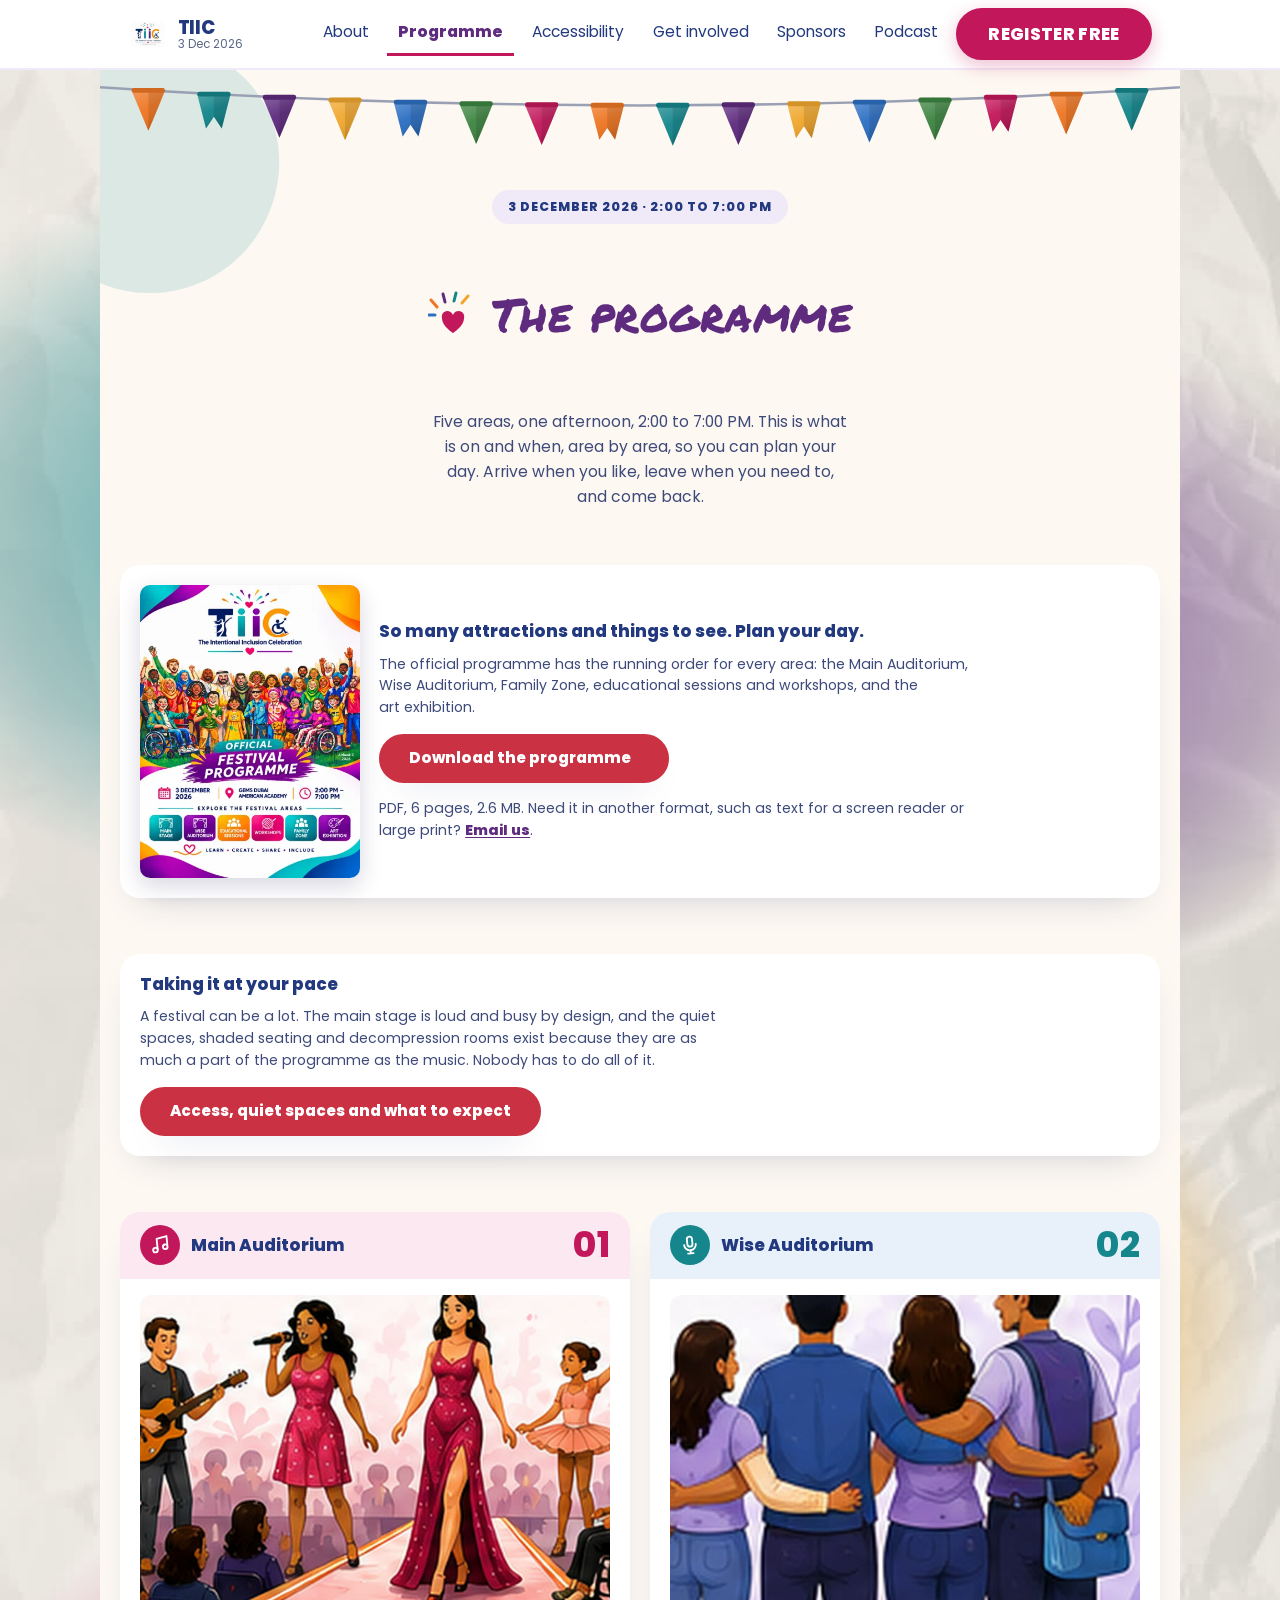
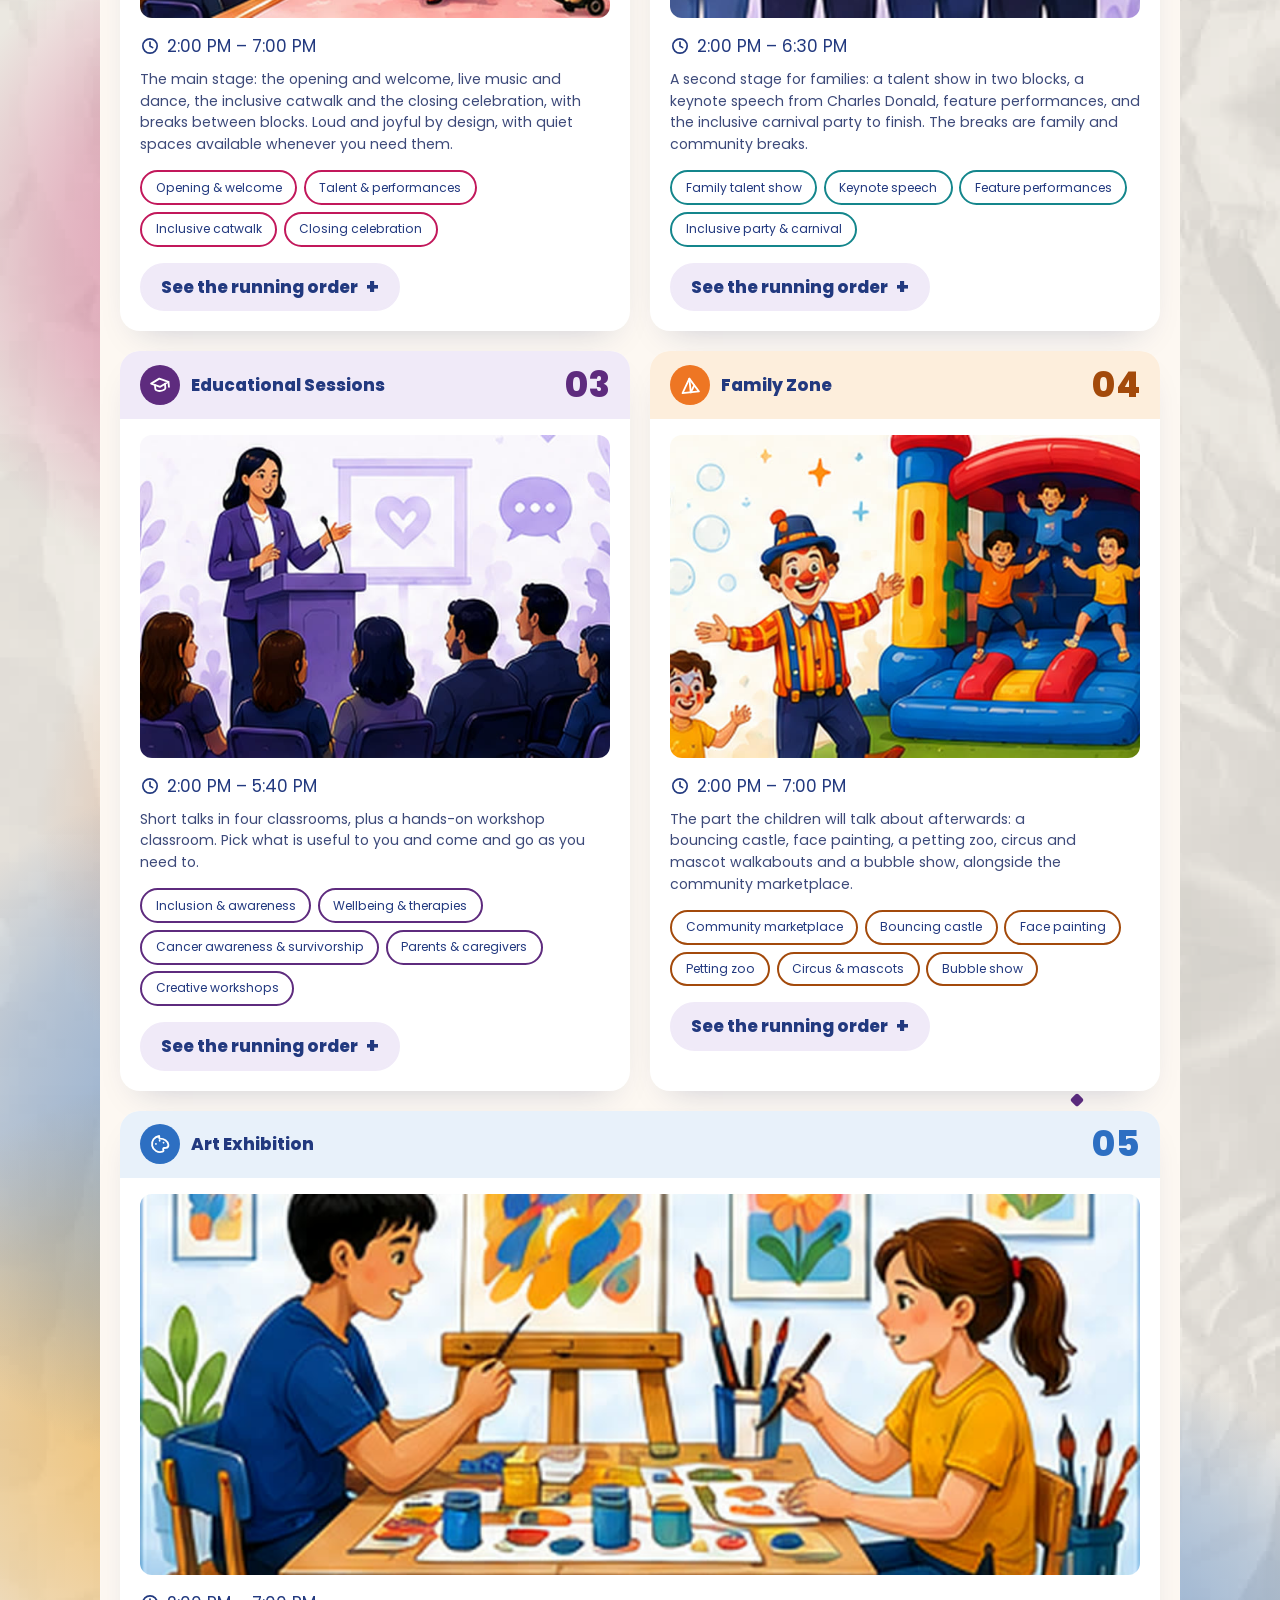
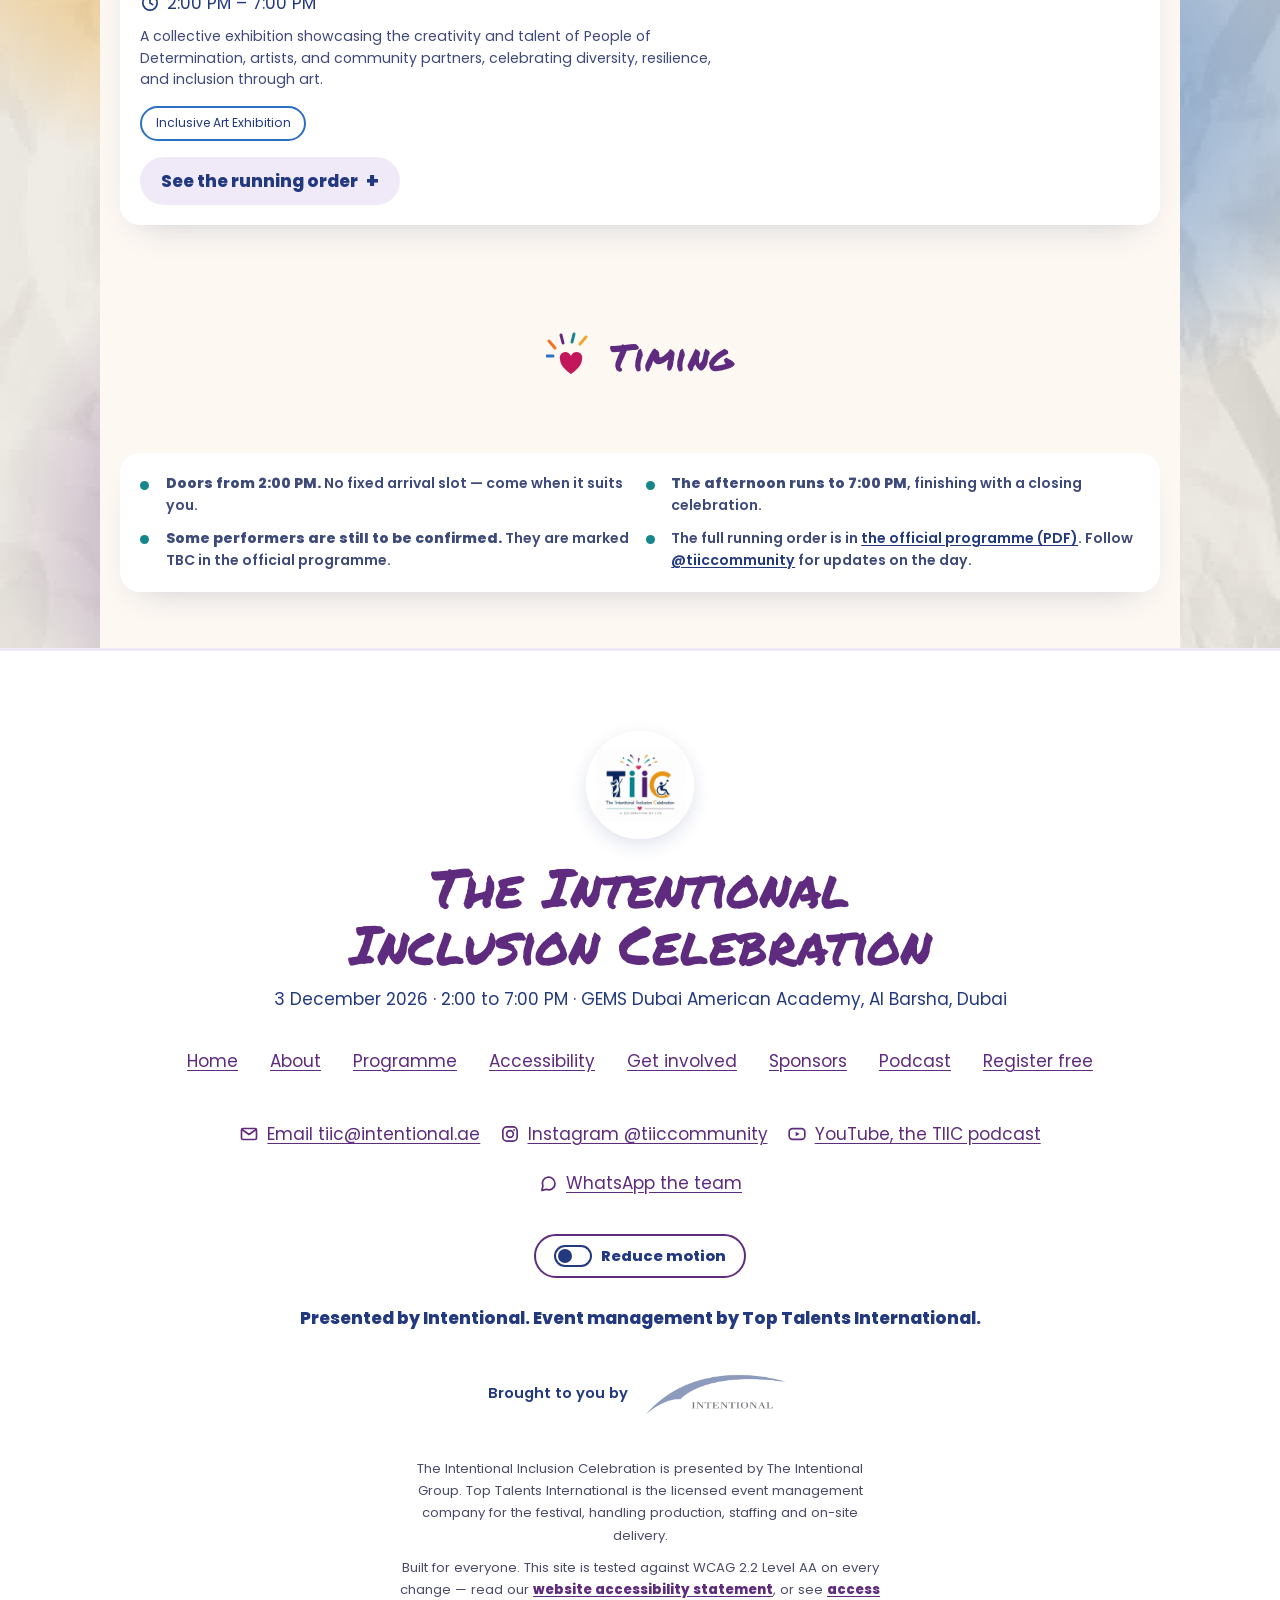
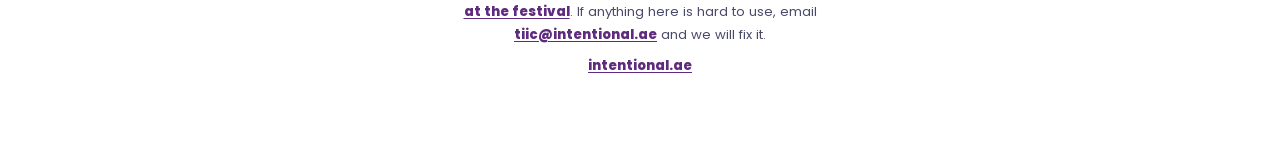
<file: programme/index.html>
<!DOCTYPE html><html lang="en"> <head><meta charset="utf-8"><meta name="viewport" content="width=device-width, initial-scale=1"><link rel="canonical" href="https://tiic.intentional.ae/programme/"><link rel="icon" href="/favicon.png" type="image/png"><link rel="apple-touch-icon" href="/favicon.png"><link rel="manifest" href="/site.webmanifest"><meta name="theme-color" content="#5E2B7E"><title>Programme · The Intentional Inclusion Celebration</title><meta name="description" content="The full running order for 3 December 2026, 2 to 7 PM: Main Auditorium, Wise Auditorium, educational sessions and workshops, Family Zone and the art exhibition. Download the PDF."><meta property="og:type" content="website"><meta property="og:title" content="Programme · The Intentional Inclusion Celebration"><meta property="og:description" content="The full running order for 3 December 2026, 2 to 7 PM: Main Auditorium, Wise Auditorium, educational sessions and workshops, Family Zone and the art exhibition. Download the PDF."><meta property="og:image" content="https://tiic.intentional.ae/assets/tiic-og.jpg"><meta property="og:image:width" content="1200"><meta property="og:image:height" content="630"><meta property="og:image:alt" content="The Intentional Inclusion Celebration, 3 Dec 2026"><meta property="og:url" content="https://tiic.intentional.ae/programme/"><meta property="og:locale" content="en_AE"><meta property="og:site_name" content="The Intentional Inclusion Celebration"><meta name="twitter:card" content="summary_large_image"><meta name="twitter:title" content="Programme · The Intentional Inclusion Celebration"><meta name="twitter:description" content="The full running order for 3 December 2026, 2 to 7 PM: Main Auditorium, Wise Auditorium, educational sessions and workshops, Family Zone and the art exhibition. Download the PDF."><meta name="twitter:image" content="https://tiic.intentional.ae/assets/tiic-og.jpg"><meta name="twitter:image:alt" content="The Intentional Inclusion Celebration, 3 Dec 2026"><link rel="preload" href="/fonts/poppins-400.woff2" as="font" type="font/woff2" crossorigin><link rel="preload" href="/fonts/poppins-800.woff2" as="font" type="font/woff2" crossorigin><link rel="preload" href="/fonts/poppins-600.woff2" as="font" type="font/woff2" crossorigin><script type="application/ld+json">{"@context":"https://schema.org","@type":"Event","name":"The Intentional Inclusion Celebration","startDate":"2026-12-03T14:00:00+04:00","endDate":"2026-12-03T19:00:00+04:00","eventStatus":"https://schema.org/EventScheduled","eventAttendanceMode":"https://schema.org/OfflineEventAttendanceMode","isAccessibleForFree":true,"description":"The Intentional Inclusion Celebration is a free festival on 3 December 2026, 2:00 to 7:00 PM at GEMS Dubai American Academy, Al Barsha, Dubai. Free entry, everyone welcome.","url":"https://tiic.intentional.ae/","image":"https://tiic.intentional.ae/assets/tiic-og.jpg","location":{"@type":"Place","name":"GEMS Dubai American Academy","address":{"@type":"PostalAddress","addressLocality":"Al Barsha","addressRegion":"Dubai","addressCountry":"AE"}},"organizer":{"@type":"Organization","name":"The Intentional Group","url":"https://intentional.ae","sameAs":["https://instagram.com/tiiccommunity","https://www.youtube.com/@TheIntentionalInclusionCelebra"]},"offers":{"@type":"Offer","price":"0","priceCurrency":"AED","availability":"https://schema.org/InStock","url":"https://tiic.intentional.ae/register/","validFrom":"2026-09-07T00:00:00+04:00"}}</script><script type="application/ld+json">{"@context":"https://schema.org","@graph":[{"@type":"Organization","@id":"https://tiic.intentional.ae/#organization","name":"The Intentional Inclusion Celebration","alternateName":"TIIC","url":"https://tiic.intentional.ae/","logo":"https://tiic.intentional.ae/assets/tiic-logo.png","email":"tiic@intentional.ae","sameAs":["https://instagram.com/tiiccommunity","https://www.youtube.com/@TheIntentionalInclusionCelebra"],"parentOrganization":{"@type":"Organization","name":"The Intentional Group","url":"https://intentional.ae/"}},{"@type":"WebSite","@id":"https://tiic.intentional.ae/#website","name":"The Intentional Inclusion Celebration","url":"https://tiic.intentional.ae/","inLanguage":"en-AE","publisher":{"@id":"https://tiic.intentional.ae/#organization"}}]}</script><script type="application/ld+json">{"@context":"https://schema.org","@type":"BreadcrumbList","itemListElement":[{"@type":"ListItem","position":1,"name":"Home","item":"https://tiic.intentional.ae/"},{"@type":"ListItem","position":2,"name":"Programme","item":"https://tiic.intentional.ae/programme/"}]}</script><!--
      Set before paint, so the no-JS navigation never flashes open and no
      animation ever starts before we know whether it is wanted.

      data-motion is the single gate every animation in tiic.css keys off.
      The visitor's own choice wins; failing that, the operating system's
      setting decides. localStorage is wrapped because Safari throws on read
      in some private modes, and a thrown error here would take the whole
      inline script with it.
    --><script>
      (function () {
        var root = document.documentElement;
        root.classList.add('js');
        var choice = null;
        try { choice = localStorage.getItem('tiic-motion'); } catch (e) {}
        if (choice !== 'full' && choice !== 'reduce') {
          choice = window.matchMedia('(prefers-reduced-motion: reduce)').matches ? 'reduce' : 'full';
        }
        root.setAttribute('data-motion', choice);
      })();
    </script><link rel="stylesheet" href="/_astro/tiic.rwm_xhSe.css"><link rel="stylesheet" href="/_astro/BuntingCloth.BaNbUv2J.css"></head> <body>  <div class="shapefields" aria-hidden="true"> <div class="shapefield shapefield--keep" style="background-image:radial-gradient(closest-side, rgba(20,134,140,0.54) 0 28%, rgba(20,134,140,0.29700000000000004) 58%, transparent 82%),radial-gradient(closest-side, rgba(240,167,46,0.62) 0 28%, rgba(240,167,46,0.341) 58%, transparent 82%);background-size:92vw 72vw,78vw 61vw;background-position:8% 10%,74% 27%;--tx:12%;--ty:-270px;--dur:17s;--dly:-3s"></div><div class="shapefield" style="background-image:radial-gradient(closest-side, rgba(94,43,126,0.51) 0 28%, rgba(94,43,126,0.2805) 58%, transparent 82%),radial-gradient(closest-side, rgba(194,24,91,0.44) 0 28%, rgba(194,24,91,0.24200000000000002) 58%, transparent 82%);background-size:86vw 67vw,96vw 75vw;background-position:88% 13%,18% 37%;--tx:-13%;--ty:250px;--dur:23s;--dly:-11s"></div><div class="shapefield shapefield--keep" style="background-image:radial-gradient(closest-side, rgba(238,118,35,0.51) 0 28%, rgba(238,118,35,0.2805) 58%, transparent 82%),radial-gradient(closest-side, rgba(45,111,194,0.44) 0 28%, rgba(45,111,194,0.24200000000000002) 58%, transparent 82%);background-size:104vw 81vw,82vw 64vw;background-position:40% 49%,92% 66%;--tx:11%;--ty:300px;--dur:14s;--dly:-17s"></div><div class="shapefield" style="background-image:radial-gradient(closest-side, rgba(240,167,46,0.56) 0 28%, rgba(240,167,46,0.30800000000000005) 58%, transparent 82%),radial-gradient(closest-side, rgba(62,133,66,0.44) 0 28%, rgba(62,133,66,0.24200000000000002) 58%, transparent 82%);background-size:90vw 70vw,88vw 69vw;background-position:4% 61%,62% 80%;--tx:-12%;--ty:-285px;--dur:26s;--dly:-8s"></div><div class="shapefield" style="background-image:radial-gradient(closest-side, rgba(94,43,126,0.44) 0 28%, rgba(94,43,126,0.24200000000000002) 58%, transparent 82%),radial-gradient(closest-side, rgba(194,24,91,0.49) 0 28%, rgba(194,24,91,0.2695) 58%, transparent 82%);background-size:84vw 66vw,94vw 73vw;background-position:26% 75%,80% 91%;--tx:13%;--ty:235px;--dur:20s;--dly:-21s"></div><div class="shapefield" style="background-image:radial-gradient(closest-side, rgba(62,133,66,0.4) 0 28%, rgba(62,133,66,0.22000000000000003) 58%, transparent 82%),radial-gradient(closest-side, rgba(45,111,194,0.44) 0 28%, rgba(45,111,194,0.24200000000000002) 58%, transparent 82%);background-size:98vw 76vw,92vw 72vw;background-position:56% 20%,10% 55%;--tx:-11%;--ty:265px;--dur:19s;--dly:-14s"></div> </div> <a class="skip-link" href="#main-content">Skip to content</a> <header class="site-header"> <div class="wrap site-header-inner"> <a class="brand" href="/" aria-label="The Intentional Inclusion Celebration, home"> <img class="brand-badge" src="/favicon.png" width="512" height="512" alt=""> <span class="brand-text"> <span class="brand-name">TIIC</span> <span class="brand-date">3 Dec 2026</span> </span> </a> <button class="nav-toggle" type="button" aria-expanded="false" aria-controls="primary-nav" hidden> <span class="nav-toggle-bars" aria-hidden="true"><span></span><span></span><span></span></span>
Menu
</button> <nav id="primary-nav" class="primary-nav" aria-label="Primary"> <ul> <li> <a href="/about/"> About </a> </li><li> <a href="/programme/" aria-current="page" class="is-current"> Programme </a> </li><li> <a href="/accessibility/"> Accessibility </a> </li><li> <a href="/get-involved/"> Get involved </a> </li><li> <a href="/sponsors/"> Sponsors </a> </li><li> <a href="/podcast/"> Podcast </a> </li> <li class="nav-cta-item"> <a class="btn btn--sm" href="/register/"> Register free </a> </li> </ul> </nav> </div> </header><script type="module">var e=document.querySelector(`.nav-toggle`),t=document.getElementById(`primary-nav`),n=document.querySelector(`.site-header`);if(e&&t&&n){e.hidden=!1,n.classList.add(`has-toggle`);let t=()=>window.matchMedia(`(max-width: 899px)`).matches,r=t=>{e.setAttribute(`aria-expanded`,String(t)),n.classList.toggle(`nav-open`,t)};e.addEventListener(`click`,()=>{r(e.getAttribute(`aria-expanded`)!==`true`)}),document.addEventListener(`keydown`,t=>{t.key===`Escape`&&e.getAttribute(`aria-expanded`)===`true`&&(r(!1),e.focus())}),n.addEventListener(`focusout`,e=>{if(!t())return;let i=e.relatedTarget;i&&n.contains(i)||r(!1)}),window.matchMedia(`(max-width: 899px)`).addEventListener(`change`,()=>r(!1))}if(n){let e=n,t=!1,r=()=>{t=!1,e.classList.toggle(`is-stuck`,window.scrollY>8)};window.addEventListener(`scroll`,()=>{t||(t=!0,requestAnimationFrame(r))},{passive:!0}),r()}</script>  <main id="main-content" class="v2"> <div class="page-hero"> <div class="bunting bunting--rich" aria-hidden="true"> <svg viewBox="0 0 1200 120" preserveAspectRatio="xMidYMin slice" xmlns="http://www.w3.org/2000/svg"> <defs>  <linearGradient id="sheen" x1="0" y1="0" x2="0.35" y2="1"> <stop offset="0%" stop-color="#fff" stop-opacity="0.26"></stop> <stop offset="55%" stop-color="#fff" stop-opacity="0.04"></stop> <stop offset="100%" stop-color="#000" stop-opacity="0.10"></stop> </linearGradient> </defs> <path d="M0 14 Q600 58 1200 14" fill="none" stroke="#9aa0b4" stroke-width="2.5" stroke-linecap="round"></path> <g style="--sway-delay:0ms"> <path d="M16.333333333333336,16.376543209876544 L50.333333333333336,16.376543209876544 Q40.333333333333336,41.376543209876544 33.333333333333336,57.376543209876544 Q26.333333333333336,41.376543209876544 Z" fill="#C2185B"></path> <path d="M16.333333333333336,16.376543209876544 L50.333333333333336,16.376543209876544 Q40.333333333333336,41.376543209876544 33.333333333333336,57.376543209876544 Q26.333333333333336,41.376543209876544 Z" fill="url(#sheen)"></path> <path d="M33.333333333333336,16.376543209876544 L50.333333333333336,16.376543209876544 Q40.333333333333336,41.376543209876544 33.333333333333336,57.376543209876544 Z" fill="#000" opacity="0.10"></path> <rect x="16.333333333333336" y="13.876543209876544" width="34" height="5" rx="2.5" fill="#C2185B"></rect> <rect x="16.333333333333336" y="13.876543209876544" width="34" height="5" rx="2.5" fill="#000" opacity="0.12"></rect> </g><g style="--sway-delay:95ms"> <path d="M83,20.72222222222222 L117,20.72222222222222 Q107,45.72222222222222 100,61.72222222222222 Q93,45.72222222222222 Z" fill="#EE7623"></path> <path d="M83,20.72222222222222 L117,20.72222222222222 Q107,45.72222222222222 100,61.72222222222222 Q93,45.72222222222222 Z" fill="url(#sheen)"></path> <path d="M100,20.72222222222222 L117,20.72222222222222 Q107,45.72222222222222 100,61.72222222222222 Z" fill="#000" opacity="0.10"></path> <rect x="83" y="18.22222222222222" width="34" height="5" rx="2.5" fill="#EE7623"></rect> <rect x="83" y="18.22222222222222" width="34" height="5" rx="2.5" fill="#000" opacity="0.12"></rect> </g><g style="--sway-delay:190ms"> <path d="M149.66666666666669,24.524691358024693 L183.66666666666669,24.524691358024693 L174.66666666666669,59.5246913580247 L166.66666666666669,47.5246913580247 L158.66666666666669,59.5246913580247 Z" fill="#14868C"></path> <path d="M149.66666666666669,24.524691358024693 L183.66666666666669,24.524691358024693 L174.66666666666669,59.5246913580247 L166.66666666666669,47.5246913580247 L158.66666666666669,59.5246913580247 Z" fill="url(#sheen)"></path> <path d="M166.66666666666669,24.524691358024693 L183.66666666666669,24.524691358024693 L174.66666666666669,59.5246913580247 L166.66666666666669,47.5246913580247 Z" fill="#000" opacity="0.10"></path> <rect x="149.66666666666669" y="22.024691358024693" width="34" height="5" rx="2.5" fill="#14868C"></rect> <rect x="149.66666666666669" y="22.024691358024693" width="34" height="5" rx="2.5" fill="#000" opacity="0.12"></rect> </g><g style="--sway-delay:285ms"> <path d="M216.33333333333334,27.78395061728395 L250.33333333333334,27.78395061728395 Q240.33333333333334,52.78395061728395 233.33333333333334,68.78395061728395 Q226.33333333333334,52.78395061728395 Z" fill="#5E2B7E"></path> <path d="M216.33333333333334,27.78395061728395 L250.33333333333334,27.78395061728395 Q240.33333333333334,52.78395061728395 233.33333333333334,68.78395061728395 Q226.33333333333334,52.78395061728395 Z" fill="url(#sheen)"></path> <path d="M233.33333333333334,27.78395061728395 L250.33333333333334,27.78395061728395 Q240.33333333333334,52.78395061728395 233.33333333333334,68.78395061728395 Z" fill="#000" opacity="0.10"></path> <rect x="216.33333333333334" y="25.28395061728395" width="34" height="5" rx="2.5" fill="#5E2B7E"></rect> <rect x="216.33333333333334" y="25.28395061728395" width="34" height="5" rx="2.5" fill="#000" opacity="0.12"></rect> </g><g style="--sway-delay:380ms"> <path d="M283,30.5 L317,30.5 Q307,55.5 300,71.5 Q293,55.5 Z" fill="#F0A72E"></path> <path d="M283,30.5 L317,30.5 Q307,55.5 300,71.5 Q293,55.5 Z" fill="url(#sheen)"></path> <path d="M300,30.5 L317,30.5 Q307,55.5 300,71.5 Z" fill="#000" opacity="0.10"></path> <rect x="283" y="28" width="34" height="5" rx="2.5" fill="#F0A72E"></rect> <rect x="283" y="28" width="34" height="5" rx="2.5" fill="#000" opacity="0.12"></rect> </g><g style="--sway-delay:475ms"> <path d="M349.6666666666667,32.67283950617284 L383.6666666666667,32.67283950617284 L374.6666666666667,67.67283950617283 L366.6666666666667,55.67283950617284 L358.6666666666667,67.67283950617283 Z" fill="#2D6FC2"></path> <path d="M349.6666666666667,32.67283950617284 L383.6666666666667,32.67283950617284 L374.6666666666667,67.67283950617283 L366.6666666666667,55.67283950617284 L358.6666666666667,67.67283950617283 Z" fill="url(#sheen)"></path> <path d="M366.6666666666667,32.67283950617284 L383.6666666666667,32.67283950617284 L374.6666666666667,67.67283950617283 L366.6666666666667,55.67283950617284 Z" fill="#000" opacity="0.10"></path> <rect x="349.6666666666667" y="30.172839506172842" width="34" height="5" rx="2.5" fill="#2D6FC2"></rect> <rect x="349.6666666666667" y="30.172839506172842" width="34" height="5" rx="2.5" fill="#000" opacity="0.12"></rect> </g><g style="--sway-delay:570ms"> <path d="M416.3333333333333,34.30246913580247 L450.3333333333333,34.30246913580247 Q440.3333333333333,59.30246913580247 433.3333333333333,75.30246913580247 Q426.3333333333333,59.30246913580247 Z" fill="#3E8542"></path> <path d="M416.3333333333333,34.30246913580247 L450.3333333333333,34.30246913580247 Q440.3333333333333,59.30246913580247 433.3333333333333,75.30246913580247 Q426.3333333333333,59.30246913580247 Z" fill="url(#sheen)"></path> <path d="M433.3333333333333,34.30246913580247 L450.3333333333333,34.30246913580247 Q440.3333333333333,59.30246913580247 433.3333333333333,75.30246913580247 Z" fill="#000" opacity="0.10"></path> <rect x="416.3333333333333" y="31.80246913580247" width="34" height="5" rx="2.5" fill="#3E8542"></rect> <rect x="416.3333333333333" y="31.80246913580247" width="34" height="5" rx="2.5" fill="#000" opacity="0.12"></rect> </g><g style="--sway-delay:665ms"> <path d="M483,35.388888888888886 L517,35.388888888888886 Q507,60.388888888888886 500,76.38888888888889 Q493,60.388888888888886 Z" fill="#C2185B"></path> <path d="M483,35.388888888888886 L517,35.388888888888886 Q507,60.388888888888886 500,76.38888888888889 Q493,60.388888888888886 Z" fill="url(#sheen)"></path> <path d="M500,35.388888888888886 L517,35.388888888888886 Q507,60.388888888888886 500,76.38888888888889 Z" fill="#000" opacity="0.10"></path> <rect x="483" y="32.888888888888886" width="34" height="5" rx="2.5" fill="#C2185B"></rect> <rect x="483" y="32.888888888888886" width="34" height="5" rx="2.5" fill="#000" opacity="0.12"></rect> </g><g style="--sway-delay:760ms"> <path d="M549.6666666666667,35.932098765432094 L583.6666666666667,35.932098765432094 L574.6666666666667,70.9320987654321 L566.6666666666667,58.932098765432094 L558.6666666666667,70.9320987654321 Z" fill="#EE7623"></path> <path d="M549.6666666666667,35.932098765432094 L583.6666666666667,35.932098765432094 L574.6666666666667,70.9320987654321 L566.6666666666667,58.932098765432094 L558.6666666666667,70.9320987654321 Z" fill="url(#sheen)"></path> <path d="M566.6666666666667,35.932098765432094 L583.6666666666667,35.932098765432094 L574.6666666666667,70.9320987654321 L566.6666666666667,58.932098765432094 Z" fill="#000" opacity="0.10"></path> <rect x="549.6666666666667" y="33.432098765432094" width="34" height="5" rx="2.5" fill="#EE7623"></rect> <rect x="549.6666666666667" y="33.432098765432094" width="34" height="5" rx="2.5" fill="#000" opacity="0.12"></rect> </g><g style="--sway-delay:855ms"> <path d="M616.3333333333334,35.9320987654321 L650.3333333333334,35.9320987654321 Q640.3333333333334,60.9320987654321 633.3333333333334,76.9320987654321 Q626.3333333333334,60.9320987654321 Z" fill="#14868C"></path> <path d="M616.3333333333334,35.9320987654321 L650.3333333333334,35.9320987654321 Q640.3333333333334,60.9320987654321 633.3333333333334,76.9320987654321 Q626.3333333333334,60.9320987654321 Z" fill="url(#sheen)"></path> <path d="M633.3333333333334,35.9320987654321 L650.3333333333334,35.9320987654321 Q640.3333333333334,60.9320987654321 633.3333333333334,76.9320987654321 Z" fill="#000" opacity="0.10"></path> <rect x="616.3333333333334" y="33.4320987654321" width="34" height="5" rx="2.5" fill="#14868C"></rect> <rect x="616.3333333333334" y="33.4320987654321" width="34" height="5" rx="2.5" fill="#000" opacity="0.12"></rect> </g><g style="--sway-delay:950ms"> <path d="M683.0000000000001,35.388888888888886 L717.0000000000001,35.388888888888886 Q707.0000000000001,60.388888888888886 700.0000000000001,76.38888888888889 Q693.0000000000001,60.388888888888886 Z" fill="#5E2B7E"></path> <path d="M683.0000000000001,35.388888888888886 L717.0000000000001,35.388888888888886 Q707.0000000000001,60.388888888888886 700.0000000000001,76.38888888888889 Q693.0000000000001,60.388888888888886 Z" fill="url(#sheen)"></path> <path d="M700.0000000000001,35.388888888888886 L717.0000000000001,35.388888888888886 Q707.0000000000001,60.388888888888886 700.0000000000001,76.38888888888889 Z" fill="#000" opacity="0.10"></path> <rect x="683.0000000000001" y="32.888888888888886" width="34" height="5" rx="2.5" fill="#5E2B7E"></rect> <rect x="683.0000000000001" y="32.888888888888886" width="34" height="5" rx="2.5" fill="#000" opacity="0.12"></rect> </g><g style="--sway-delay:1045ms"> <path d="M749.6666666666667,34.30246913580247 L783.6666666666667,34.30246913580247 L774.6666666666667,69.30246913580247 L766.6666666666667,57.30246913580247 L758.6666666666667,69.30246913580247 Z" fill="#F0A72E"></path> <path d="M749.6666666666667,34.30246913580247 L783.6666666666667,34.30246913580247 L774.6666666666667,69.30246913580247 L766.6666666666667,57.30246913580247 L758.6666666666667,69.30246913580247 Z" fill="url(#sheen)"></path> <path d="M766.6666666666667,34.30246913580247 L783.6666666666667,34.30246913580247 L774.6666666666667,69.30246913580247 L766.6666666666667,57.30246913580247 Z" fill="#000" opacity="0.10"></path> <rect x="749.6666666666667" y="31.80246913580247" width="34" height="5" rx="2.5" fill="#F0A72E"></rect> <rect x="749.6666666666667" y="31.80246913580247" width="34" height="5" rx="2.5" fill="#000" opacity="0.12"></rect> </g><g style="--sway-delay:1140ms"> <path d="M816.3333333333334,32.672839506172835 L850.3333333333334,32.672839506172835 Q840.3333333333334,57.672839506172835 833.3333333333334,73.67283950617283 Q826.3333333333334,57.672839506172835 Z" fill="#2D6FC2"></path> <path d="M816.3333333333334,32.672839506172835 L850.3333333333334,32.672839506172835 Q840.3333333333334,57.672839506172835 833.3333333333334,73.67283950617283 Q826.3333333333334,57.672839506172835 Z" fill="url(#sheen)"></path> <path d="M833.3333333333334,32.672839506172835 L850.3333333333334,32.672839506172835 Q840.3333333333334,57.672839506172835 833.3333333333334,73.67283950617283 Z" fill="#000" opacity="0.10"></path> <rect x="816.3333333333334" y="30.172839506172835" width="34" height="5" rx="2.5" fill="#2D6FC2"></rect> <rect x="816.3333333333334" y="30.172839506172835" width="34" height="5" rx="2.5" fill="#000" opacity="0.12"></rect> </g><g style="--sway-delay:1235ms"> <path d="M883.0000000000001,30.499999999999996 L917.0000000000001,30.499999999999996 Q907.0000000000001,55.5 900.0000000000001,71.5 Q893.0000000000001,55.5 Z" fill="#3E8542"></path> <path d="M883.0000000000001,30.499999999999996 L917.0000000000001,30.499999999999996 Q907.0000000000001,55.5 900.0000000000001,71.5 Q893.0000000000001,55.5 Z" fill="url(#sheen)"></path> <path d="M900.0000000000001,30.499999999999996 L917.0000000000001,30.499999999999996 Q907.0000000000001,55.5 900.0000000000001,71.5 Z" fill="#000" opacity="0.10"></path> <rect x="883.0000000000001" y="27.999999999999996" width="34" height="5" rx="2.5" fill="#3E8542"></rect> <rect x="883.0000000000001" y="27.999999999999996" width="34" height="5" rx="2.5" fill="#000" opacity="0.12"></rect> </g><g style="--sway-delay:1330ms"> <path d="M949.6666666666667,27.78395061728395 L983.6666666666667,27.78395061728395 L974.6666666666667,62.78395061728395 L966.6666666666667,50.78395061728395 L958.6666666666667,62.78395061728395 Z" fill="#C2185B"></path> <path d="M949.6666666666667,27.78395061728395 L983.6666666666667,27.78395061728395 L974.6666666666667,62.78395061728395 L966.6666666666667,50.78395061728395 L958.6666666666667,62.78395061728395 Z" fill="url(#sheen)"></path> <path d="M966.6666666666667,27.78395061728395 L983.6666666666667,27.78395061728395 L974.6666666666667,62.78395061728395 L966.6666666666667,50.78395061728395 Z" fill="#000" opacity="0.10"></path> <rect x="949.6666666666667" y="25.28395061728395" width="34" height="5" rx="2.5" fill="#C2185B"></rect> <rect x="949.6666666666667" y="25.28395061728395" width="34" height="5" rx="2.5" fill="#000" opacity="0.12"></rect> </g><g style="--sway-delay:1425ms"> <path d="M1016.3333333333335,24.524691358024683 L1050.3333333333335,24.524691358024683 Q1040.3333333333335,49.52469135802468 1033.3333333333335,65.52469135802468 Q1026.3333333333335,49.52469135802468 Z" fill="#EE7623"></path> <path d="M1016.3333333333335,24.524691358024683 L1050.3333333333335,24.524691358024683 Q1040.3333333333335,49.52469135802468 1033.3333333333335,65.52469135802468 Q1026.3333333333335,49.52469135802468 Z" fill="url(#sheen)"></path> <path d="M1033.3333333333335,24.524691358024683 L1050.3333333333335,24.524691358024683 Q1040.3333333333335,49.52469135802468 1033.3333333333335,65.52469135802468 Z" fill="#000" opacity="0.10"></path> <rect x="1016.3333333333335" y="22.024691358024683" width="34" height="5" rx="2.5" fill="#EE7623"></rect> <rect x="1016.3333333333335" y="22.024691358024683" width="34" height="5" rx="2.5" fill="#000" opacity="0.12"></rect> </g><g style="--sway-delay:1520ms"> <path d="M1083,20.722222222222225 L1117,20.722222222222225 Q1107,45.72222222222223 1100,61.72222222222223 Q1093,45.72222222222223 Z" fill="#14868C"></path> <path d="M1083,20.722222222222225 L1117,20.722222222222225 Q1107,45.72222222222223 1100,61.72222222222223 Q1093,45.72222222222223 Z" fill="url(#sheen)"></path> <path d="M1100,20.722222222222225 L1117,20.722222222222225 Q1107,45.72222222222223 1100,61.72222222222223 Z" fill="#000" opacity="0.10"></path> <rect x="1083" y="18.222222222222225" width="34" height="5" rx="2.5" fill="#14868C"></rect> <rect x="1083" y="18.222222222222225" width="34" height="5" rx="2.5" fill="#000" opacity="0.12"></rect> </g><g style="--sway-delay:1615ms"> <path d="M1149.6666666666667,16.376543209876534 L1183.6666666666667,16.376543209876534 L1174.6666666666667,51.37654320987653 L1166.6666666666667,39.37654320987653 L1158.6666666666667,51.37654320987653 Z" fill="#5E2B7E"></path> <path d="M1149.6666666666667,16.376543209876534 L1183.6666666666667,16.376543209876534 L1174.6666666666667,51.37654320987653 L1166.6666666666667,39.37654320987653 L1158.6666666666667,51.37654320987653 Z" fill="url(#sheen)"></path> <path d="M1166.6666666666667,16.376543209876534 L1183.6666666666667,16.376543209876534 L1174.6666666666667,51.37654320987653 L1166.6666666666667,39.37654320987653 Z" fill="#000" opacity="0.10"></path> <rect x="1149.6666666666667" y="13.876543209876534" width="34" height="5" rx="2.5" fill="#5E2B7E"></rect> <rect x="1149.6666666666667" y="13.876543209876534" width="34" height="5" rx="2.5" fill="#000" opacity="0.12"></rect> </g> </svg> </div> <div class="decor" aria-hidden="true"> <span class="blob blob--teal"> <svg viewBox="0 0 200 200" xmlns="http://www.w3.org/2000/svg"> <path d="M45,15 C90,0 140,10 165,50 C190,90 175,150 130,175 C85,200 25,185 10,135 C-5,85 5,30 45,15 Z" fill="#14868C" opacity="0.14"></path> </svg> </span>  </div> <div class="wrap page-hero-inner"> <p class="page-eyebrow"> <time datetime="2026-12-03T14:00:00+04:00">3 December 2026 · 2:00 to 7:00 PM</time> </p> <h1> <svg class="doodle" aria-hidden="true"><use href="#doodle"></use></svg> The programme </h1> <p class="page-intro">Five areas, one afternoon, 2:00 to 7:00 PM. This is what is on and when, area by area, so you can plan your day. Arrive when you like, leave when you need to, and come back.</p>  </div> </div> <section class="section section--tight" aria-labelledby="plan-h"> <div class="wrap"> <div class="callout callout--peach plan-day"> <img class="plan-cover" src="/assets/programme-cover.webp" width="420" height="560" alt="Cover of the official festival programme: a crowd of smiling, diverse people and the words Official Festival Programme, 3 December 2026, GEMS Dubai American Academy, 2 to 7 PM." loading="lazy" decoding="async"> <div> <h2 id="plan-h">So many attractions and things to see. Plan your day.</h2> <p>
The official programme has the running order for every area: the Main Auditorium, Wise
              Auditorium, Family Zone, educational sessions and workshops, and the art exhibition.
</p> <p> <a class="btn" href="/downloads/TIIC-Official-Festival-Programme.pdf" download type="application/pdf">
Download the programme<span class="vh"> (PDF, 6 pages, 2.6 MB)</span> </a> </p> <p class="alt-note">PDF, 6 pages, 2.6 MB. Need it in another format, such as text for a screen reader or large print?
<a href="mailto:tiic@intentional.ae?subject=TIIC%20programme%20in%20another%20format">Email us</a>.</p> </div> </div> </div> </section>  <section class="section section--tight" aria-labelledby="pace-h"> <div class="wrap"> <div class="callout callout--sky"> <h2 id="pace-h">Taking it at your pace</h2> <p>
A festival can be a lot. The main stage is loud and busy by design, and the quiet spaces,
            shaded seating and decompression rooms exist because they are as much a part of the
            programme as the music. Nobody has to do all of it.
</p> <p><a class="btn" href="/accessibility/">Access, quiet spaces and what to expect</a></p> </div> </div> </section> <section class="section section--tight" aria-labelledby="zones-h"> <div class="decor" aria-hidden="true"> <span class="blob blob--purple"> <svg viewBox="0 0 200 200" xmlns="http://www.w3.org/2000/svg"> <path d="M45,15 C90,0 140,10 165,50 C190,90 175,150 130,175 C85,200 25,185 10,135 C-5,85 5,30 45,15 Z" fill="#5E2B7E" opacity="0.12"></path> </svg> </span> <span class="confetti diamond c-orange" style="top:6%;left:5%;width:12px;height:12px"></span><span class="confetti dot c-gold" style="top:11%;left:2%;width:6px;height:6px"></span><span class="confetti dot c-teal" style="top:15%;left:9%;width:8px;height:8px"></span><span class="confetti diamond c-purple" style="top:24%;left:4%;width:11px;height:11px"></span><span class="confetti diamond c-blue" style="top:31%;left:8%;width:15px;height:15px"></span><span class="confetti dot c-pink" style="top:42%;left:6%;width:8px;height:8px"></span><span class="confetti dot c-orange" style="top:49%;left:2%;width:6px;height:6px"></span><span class="confetti diamond c-green" style="top:60%;left:3%;width:11px;height:11px"></span><span class="confetti diamond c-pink" style="top:68%;left:7%;width:14px;height:14px"></span><span class="confetti dot c-gold" style="top:74%;left:8%;width:8px;height:8px"></span><span class="confetti dot c-purple" style="top:85%;left:4%;width:10px;height:10px"></span><span class="confetti diamond c-pink" style="top:10%;left:90%;width:10px;height:10px"></span><span class="confetti dot c-green" style="top:16%;left:97%;width:6px;height:6px"></span><span class="confetti dot c-blue" style="top:21%;left:95%;width:8px;height:8px"></span><span class="confetti diamond c-teal" style="top:28%;left:91%;width:16px;height:16px"></span><span class="confetti diamond c-gold" style="top:35%;left:88%;width:12px;height:12px"></span><span class="confetti dot c-purple" style="top:45%;left:97%;width:7px;height:7px"></span><span class="confetti dot c-teal" style="top:53%;left:94%;width:8px;height:8px"></span><span class="confetti diamond c-orange" style="top:61%;left:89%;width:13px;height:13px"></span><span class="confetti diamond c-purple" style="top:67%;left:90%;width:10px;height:10px"></span><span class="confetti dot c-pink" style="top:76%;left:96%;width:6px;height:6px"></span><span class="confetti dot c-orange" style="top:80%;left:95%;width:8px;height:8px"></span><span class="confetti diamond c-blue" style="top:88%;left:91%;width:12px;height:12px"></span><span class="confetti diamond c-teal" style="top:4%;left:46%;width:8px;height:8px"></span><span class="confetti dot c-purple" style="top:3%;left:62%;width:6px;height:6px"></span><span class="confetti dot c-pink" style="top:90%;left:40%;width:8px;height:8px"></span><span class="confetti diamond c-green" style="top:94%;left:66%;width:10px;height:10px"></span> </div> <div class="wrap"> <h2 id="zones-h" class="vh">The five areas</h2> <ol class="zones stagger"> <li class="zone c2" id="main-auditorium"> <div class="zone-head"> <span class="pcard-icon"><svg class="icon" aria-hidden="true"><use href="#i-music"></use></svg></span> <h3>Main Auditorium<span class="vh"> (Main Stage)</span></h3> </div> <img class="zone-art" src="/assets/art-live-performances.jpg" alt="Illustration: a guitarist and two singers on a pink runway stage, a girl in a tutu dancing at the end of it, and a person in a wheelchair alongside." width="720" height="450" loading="lazy" decoding="async"> <p class="zone-time"><svg class="icon" aria-hidden="true"><use href="#i-clock"></use></svg>2:00 PM – 7:00 PM</p> <p class="zone-blurb">The main stage: the opening and welcome, live music and dance, the inclusive catwalk and the closing celebration, with breaks between blocks. Loud and joyful by design, with quiet spaces available whenever you need them.</p> <ul class="zone-items"> <li>Opening &amp; welcome</li><li>Talent &amp; performances</li><li>Inclusive catwalk</li><li>Closing celebration</li> </ul> <details class="running-order"> <summary>See the running order<span class="vh"> for Main Auditorium</span></summary> <div class="sched-block"> <h4 id="main-auditorium-opening">Opening &amp; Welcome</h4> <table class="sched" aria-labelledby="main-auditorium-opening"> <thead> <tr> <th scope="col">Time</th> <th scope="col">Programme / performance</th> <th scope="col">Artist / lead</th> </tr> </thead> <tbody> <tr> <th scope="row" data-label="Time">2:00 PM – 2:07 PM</th> <td data-label="Programme">UAE National Anthem</td> <td data-label="Artist / lead">Joseph + Dali (Violin)</td> </tr><tr> <th scope="row" data-label="Time">2:07 PM – 2:12 PM</th> <td data-label="Programme">Welcome / Opening Remarks</td> <td data-label="Artist / lead">Charles Donald</td> </tr><tr> <th scope="row" data-label="Time">2:12 PM – 2:22 PM</th> <td data-label="Programme">Sponsors — General Acknowledgement</td> <td data-label="Artist / lead">Host</td> </tr><tr> <th scope="row" data-label="Time">2:22 PM – 2:30 PM</th> <td data-label="Programme">Pamela — A Song Family Journey (Singing Show)</td> <td data-label="Artist / lead">Pamela / Filipino Community</td> </tr><tr> <th scope="row" data-label="Time">2:30 PM – 2:50 PM</th> <td data-label="Programme">Abdhut POD Band — People of Determination Band</td> <td data-label="Artist / lead">Abdhut / POD Band</td> </tr> </tbody> </table> </div><p class="sched-break"><strong>2:50 PM – 3:10 PM</strong><span>Main Stage Break 1</span></p><div class="sched-block"> <h4 id="main-auditorium-talent-1">Talent &amp; Performances, Block 1</h4> <table class="sched" aria-labelledby="main-auditorium-talent-1"> <thead> <tr> <th scope="col">Time</th> <th scope="col">Programme / performance</th> <th scope="col">Artist / lead</th> </tr> </thead> <tbody> <tr> <th scope="row" data-label="Time">3:10 PM – 3:20 PM</th> <td data-label="Programme">Dream It Possible — Ballet &amp; Down Syndrome Dance</td> <td data-label="Artist / lead">Dream It Possible</td> </tr><tr> <th scope="row" data-label="Time">3:20 PM – 3:28 PM</th> <td data-label="Programme">Anvi Dance — Cultural Performance</td> <td data-label="Artist / lead">SNF</td> </tr><tr> <th scope="row" data-label="Time">3:28 PM – 3:48 PM</th> <td data-label="Programme">Khushi — Guitar Performance</td> <td data-label="Artist / lead">Khushi + Wonder Joy</td> </tr><tr> <th scope="row" data-label="Time">3:48 PM – 4:03 PM</th> <td data-label="Programme">Zarooni Band — Live Performance</td> <td data-label="Artist / lead">Zarooni Band + Ophelia</td> </tr> </tbody> </table> </div><p class="sched-break"><strong>4:03 PM – 4:23 PM</strong><span>Main Stage Break 2</span></p><div class="sched-block"> <h4 id="main-auditorium-talent-2">Talent &amp; Performances, Block 2</h4> <table class="sched" aria-labelledby="main-auditorium-talent-2"> <thead> <tr> <th scope="col">Time</th> <th scope="col">Programme / performance</th> <th scope="col">Artist / lead</th> </tr> </thead> <tbody> <tr> <th scope="row" data-label="Time">4:23 PM – 4:33 PM</th> <td data-label="Programme">FAME — Inclusive Dance Performance</td> <td data-label="Artist / lead">FAME</td> </tr><tr> <th scope="row" data-label="Time">4:33 PM – 4:42 PM</th> <td data-label="Programme">G3 Enable — Dance Performance + Drums</td> <td data-label="Artist / lead">G3 Enable</td> </tr><tr> <th scope="row" data-label="Time">4:42 PM – 5:00 PM</th> <td data-label="Programme">Theatre, Inclusion &amp; Reflection / Adaptive Awareness</td> <td data-label="Artist / lead">Adaptive by Asiya</td> </tr> </tbody> </table> </div><p class="sched-break"><strong>5:00 PM – 5:20 PM</strong><span>Main Stage Break 3</span></p><div class="sched-block"> <h4 id="main-auditorium-catwalk">Inclusive Catwalk</h4> <table class="sched" aria-labelledby="main-auditorium-catwalk"> <thead> <tr> <th scope="col">Time</th> <th scope="col">Programme / performance</th> <th scope="col">Artist / lead</th> </tr> </thead> <tbody> <tr> <th scope="row" data-label="Time">5:20 PM – 5:48 PM</th> <td data-label="Programme">Inclusive Catwalk — POD Participants</td> <td data-label="Artist / lead">FAME — 28 participants</td> </tr><tr> <th scope="row" data-label="Time">5:48 PM – 5:56 PM</th> <td data-label="Programme">Inclusive Catwalk — Cancer Fighters &amp; Survivors</td> <td data-label="Artist / lead">10 participants</td> </tr> </tbody> </table> </div><p class="sched-break"><strong>5:56 PM – 6:16 PM</strong><span>Main Stage Break 4</span></p><div class="sched-block"> <h4 id="main-auditorium-closing">Closing &amp; Celebration</h4> <table class="sched" aria-labelledby="main-auditorium-closing"> <thead> <tr> <th scope="col">Time</th> <th scope="col">Programme / performance</th> <th scope="col">Artist / lead</th> </tr> </thead> <tbody> <tr> <th scope="row" data-label="Time">6:16 PM – 6:26 PM</th> <td data-label="Programme">Benny — Motivational Message</td> <td data-label="Artist / lead">Benny</td> </tr><tr> <th scope="row" data-label="Time">6:26 PM – 6:36 PM</th> <td data-label="Programme">Benny &amp; Ophelia — Music</td> <td data-label="Artist / lead">Benny + Ophelia</td> </tr><tr> <th scope="row" data-label="Time">6:36 PM – 6:41 PM</th> <td data-label="Programme">Charles Donald — Closing Message / Bring Community Together</td> <td data-label="Artist / lead">Charles Donald + community</td> </tr><tr> <th scope="row" data-label="Time">6:41 PM – 6:51 PM</th> <td data-label="Programme">All Artists &amp; PODs — Collective Celebration / Song</td> <td data-label="Artist / lead">All artists and PODs</td> </tr><tr> <th scope="row" data-label="Time">6:51 PM – 7:00 PM</th> <td data-label="Programme">Final TIIC Thank You &amp; Event Cue</td> <td data-label="Artist / lead">TIIC team / stage manager</td> </tr> </tbody> </table> </div> </details> </li><li class="zone c6" id="wise-auditorium"> <div class="zone-head"> <span class="pcard-icon"><svg class="icon" aria-hidden="true"><use href="#i-mic"></use></svg></span> <h3>Wise Auditorium</h3> </div> <img class="zone-art" src="/assets/art-community-connections.jpg" alt="Illustration: a group standing arm in arm seen from behind, among them a child and a person in a wheelchair." width="720" height="450" loading="lazy" decoding="async"> <p class="zone-time"><svg class="icon" aria-hidden="true"><use href="#i-clock"></use></svg>2:00 PM – 6:30 PM</p> <p class="zone-blurb">A second stage for families: a talent show in two blocks, a keynote speech from Charles Donald, feature performances, and the inclusive carnival party to finish. The breaks are family and community breaks.</p> <ul class="zone-items"> <li>Family talent show</li><li>Keynote speech</li><li>Feature performances</li><li>Inclusive party &amp; carnival</li> </ul> <details class="running-order"> <summary>See the running order<span class="vh"> for Wise Auditorium</span></summary> <div class="sched-block"> <h4 id="wise-auditorium-family-talent-1">Family Talent Show, Block I</h4> <table class="sched" aria-labelledby="wise-auditorium-family-talent-1"> <thead> <tr> <th scope="col">Time</th> <th scope="col">Programme / performance</th> <th scope="col">Artist / lead</th> </tr> </thead> <tbody> <tr> <th scope="row" data-label="Time">2:00 PM – 2:10 PM</th> <td data-label="Programme">Wonder Joy — Show Introduction</td> <td data-label="Artist / lead">Wonder Joy Team</td> </tr><tr> <th scope="row" data-label="Time">2:10 PM – 2:15 PM</th> <td data-label="Programme">Rashimi (Rishab) — Dance / Hosting</td> <td data-label="Artist / lead">Rashimi (Rishab)</td> </tr><tr> <th scope="row" data-label="Time">2:15 PM – 2:20 PM</th> <td data-label="Programme">Chirag Dave — Singing / Mime</td> <td data-label="Artist / lead">Chirag Dave</td> </tr><tr> <th scope="row" data-label="Time">2:20 PM – 2:25 PM</th> <td data-label="Programme">Direhm — Piano / Singing</td> <td data-label="Artist / lead">Direhm</td> </tr><tr> <th scope="row" data-label="Time">2:25 PM – 2:30 PM</th> <td data-label="Programme">Abigail — Dance</td> <td data-label="Artist / lead">Abigail</td> </tr><tr> <th scope="row" data-label="Time">2:30 PM – 2:35 PM</th> <td data-label="Programme">Mehar — Piano</td> <td data-label="Artist / lead">Mehar</td> </tr><tr> <th scope="row" data-label="Time">2:35 PM – 2:40 PM</th> <td data-label="Programme">Pranav — Piano</td> <td data-label="Artist / lead">Pranav</td> </tr> </tbody> </table> </div><div class="sched-block"> <h4 id="wise-auditorium-keynote">Keynote Speech</h4> <table class="sched" aria-labelledby="wise-auditorium-keynote"> <thead> <tr> <th scope="col">Time</th> <th scope="col">Programme / performance</th> <th scope="col">Artist / lead</th> </tr> </thead> <tbody> <tr> <th scope="row" data-label="Time">2:40 PM – 3:10 PM</th> <td data-label="Programme">Speech — Charles Donald</td> <td data-label="Artist / lead">Charles Donald</td> </tr> </tbody> </table> </div><p class="sched-break"><strong>3:10 PM – 3:20 PM</strong><span>Wise Space Break I — Family &amp; Community Break</span></p><div class="sched-block"> <h4 id="wise-auditorium-family-talent-2">Family Talent Show, Block II</h4> <table class="sched" aria-labelledby="wise-auditorium-family-talent-2"> <thead> <tr> <th scope="col">Time</th> <th scope="col">Programme / performance</th> <th scope="col">Artist / lead</th> </tr> </thead> <tbody> <tr> <th scope="row" data-label="Time">3:20 PM – 3:25 PM</th> <td data-label="Programme">Rohith’s Talent Show — Opening</td> <td data-label="Artist / lead">Rohiths</td> </tr><tr> <th scope="row" data-label="Time">3:25 PM – 3:30 PM</th> <td data-label="Programme">Danish Theater</td> <td data-label="Artist / lead">Danish</td> </tr><tr> <th scope="row" data-label="Time">3:30 PM – 3:35 PM</th> <td data-label="Programme">Vandan (Naviya) — Singing</td> <td data-label="Artist / lead">TBC</td> </tr><tr> <th scope="row" data-label="Time">3:35 PM – 3:40 PM</th> <td data-label="Programme">Chinmay Nair — Singing</td> <td data-label="Artist / lead">TBC</td> </tr><tr> <th scope="row" data-label="Time">3:40 PM – 3:45 PM</th> <td data-label="Programme">Rohith — Singing</td> <td data-label="Artist / lead">Rohiths</td> </tr><tr> <th scope="row" data-label="Time">3:45 PM – 3:50 PM</th> <td data-label="Programme">Music Jamming</td> <td data-label="Artist / lead">AR Rahman Music</td> </tr><tr> <th scope="row" data-label="Time">3:50 PM – 3:55 PM</th> <td data-label="Programme">POD Dance — Tamil Dance Medley</td> <td data-label="Artist / lead">POD DANZA</td> </tr> </tbody> </table> </div><p class="sched-break"><strong>3:55 PM – 4:10 PM</strong><span>Wise Space Break II — Family &amp; Community Break</span></p><div class="sched-block"> <h4 id="wise-auditorium-feature">Feature Performances</h4> <table class="sched" aria-labelledby="wise-auditorium-feature"> <thead> <tr> <th scope="col">Time</th> <th scope="col">Programme / performance</th> <th scope="col">Artist / lead</th> </tr> </thead> <tbody> <tr> <th scope="row" data-label="Time">4:10 PM – 4:20 PM</th> <td data-label="Programme">SNF — Singing</td> <td data-label="Artist / lead">SNF</td> </tr><tr> <th scope="row" data-label="Time">4:20 PM – 4:30 PM</th> <td data-label="Programme">Michael Jackson — Dance</td> <td data-label="Artist / lead">TBC</td> </tr><tr> <th scope="row" data-label="Time">4:30 PM – 4:40 PM</th> <td data-label="Programme">ADWAR — Performance</td> <td data-label="Artist / lead">ADWAR</td> </tr><tr> <th scope="row" data-label="Time">4:40 PM – 5:00 PM</th> <td data-label="Programme">ADWAR — Interactive Storytelling</td> <td data-label="Artist / lead">ADWAR</td> </tr><tr> <th scope="row" data-label="Time">5:00 PM – 5:05 PM</th> <td data-label="Programme">Zainab Waqas</td> <td data-label="Artist / lead">Recognising Country Flags</td> </tr> </tbody> </table> </div><p class="sched-break"><strong>5:05 PM – 5:30 PM</strong><span>Wise Space Break III — Party Preparation</span></p><div class="sched-block"> <h4 id="wise-auditorium-party">Inclusive Party &amp; Celebration</h4> <table class="sched" aria-labelledby="wise-auditorium-party"> <thead> <tr> <th scope="col">Time</th> <th scope="col">Programme / performance</th> <th scope="col">Artist / lead</th> </tr> </thead> <tbody> <tr> <th scope="row" data-label="Time">5:30 PM – 6:30 PM</th> <td data-label="Programme">Wonder Joy — Masks &amp; Carnival: The Inclusive Party</td> <td data-label="Artist / lead">Wonder Joy</td> </tr> </tbody> </table> </div> </details> </li><li class="zone c1" id="educational-sessions"> <div class="zone-head"> <span class="pcard-icon"><svg class="icon" aria-hidden="true"><use href="#i-cap"></use></svg></span> <h3>Educational Sessions<span class="vh"> (Classrooms)</span></h3> </div> <img class="zone-art" src="/assets/art-inspiration-and-learning.jpg" alt="Illustration: a woman speaking at a purple podium with a microphone to a seated audience, a flip chart with a heart behind her." width="720" height="450" loading="lazy" decoding="async"> <p class="zone-time"><svg class="icon" aria-hidden="true"><use href="#i-clock"></use></svg>2:00 PM – 5:40 PM</p> <p class="zone-blurb">Short talks in four classrooms, plus a hands-on workshop classroom. Pick what is useful to you and come and go as you need to.</p> <ul class="zone-items"> <li>Inclusion &amp; awareness</li><li>Wellbeing &amp; therapies</li><li>Cancer awareness &amp; survivorship</li><li>Parents &amp; caregivers</li><li>Creative workshops</li> </ul> <details class="running-order"> <summary>See the running order<span class="vh"> for Educational Sessions</span></summary> <div class="sched-block"> <h4 id="educational-sessions-classroom-1">Classroom 1: Inclusion &amp; Awareness</h4> <table class="sched" aria-labelledby="educational-sessions-classroom-1"> <thead> <tr> <th scope="col">Time</th> <th scope="col">Session / educational talk</th> <th scope="col">Speaker / organisation</th> </tr> </thead> <tbody> <tr> <th scope="row" data-label="Time">2:00 PM – 2:40 PM</th> <td data-label="Session / educational talk">Understanding Disabilities &amp; Inclusion</td> <td data-label="Speaker / organisation">Inspire Therapy Team</td> </tr><tr> <th scope="row" data-label="Time">2:50 PM – 3:30 PM</th> <td data-label="Session / educational talk">Accessibility &amp; Universal Design</td> <td data-label="Speaker / organisation">RTA / Accessibility Team</td> </tr><tr> <th scope="row" data-label="Time">4:00 PM – 4:40 PM</th> <td data-label="Session / educational talk">Creating Inclusive Schools &amp; Communities</td> <td data-label="Speaker / organisation">Education Experts</td> </tr><tr> <th scope="row" data-label="Time">5:00 PM – 5:40 PM</th> <td data-label="Session / educational talk">The Power of Belonging</td> <td data-label="Speaker / organisation">TIIC Community Panel</td> </tr> </tbody> </table> </div><div class="sched-block"> <h4 id="educational-sessions-classroom-2">Classroom 2: Wellbeing &amp; Therapies</h4> <table class="sched" aria-labelledby="educational-sessions-classroom-2"> <thead> <tr> <th scope="col">Time</th> <th scope="col">Session / educational talk</th> <th scope="col">Speaker / organisation</th> </tr> </thead> <tbody> <tr> <th scope="row" data-label="Time">2:00 PM – 2:40 PM</th> <td data-label="Session / educational talk">Movement &amp; Sensory Integration</td> <td data-label="Speaker / organisation">Occupational Therapy Team</td> </tr><tr> <th scope="row" data-label="Time">2:50 PM – 3:30 PM</th> <td data-label="Session / educational talk">Emotional Wellbeing &amp; Self-Regulation</td> <td data-label="Speaker / organisation">Clinical Psychologist</td> </tr><tr> <th scope="row" data-label="Time">4:00 PM – 4:40 PM</th> <td data-label="Session / educational talk">Therapies That Empower (Speech, OT, ABA &amp; More)</td> <td data-label="Speaker / organisation">Multidisciplinary Panel</td> </tr><tr> <th scope="row" data-label="Time">5:00 PM – 5:40 PM</th> <td data-label="Session / educational talk">Care for Caregivers: Mental Health &amp; Resilience</td> <td data-label="Speaker / organisation">Wellbeing Coach</td> </tr> </tbody> </table> </div><div class="sched-block"> <h4 id="educational-sessions-classroom-3">Classroom 3: Cancer Awareness &amp; Survivorship</h4> <table class="sched" aria-labelledby="educational-sessions-classroom-3"> <thead> <tr> <th scope="col">Time</th> <th scope="col">Session / educational talk</th> <th scope="col">Speaker / organisation</th> </tr> </thead> <tbody> <tr> <th scope="row" data-label="Time">2:00 PM – 2:40 PM</th> <td data-label="Session / educational talk">The Fighter’s Journey: Strength, Hope &amp; Healing</td> <td data-label="Speaker / organisation">Cancer Survivor Panel</td> </tr><tr> <th scope="row" data-label="Time">2:50 PM – 3:30 PM</th> <td data-label="Session / educational talk">Emotional Support Through the Cancer Journey</td> <td data-label="Speaker / organisation">Oncology Psychologist</td> </tr><tr> <th scope="row" data-label="Time">4:00 PM – 4:40 PM</th> <td data-label="Session / educational talk">Nutrition, Wellness &amp; Recovery</td> <td data-label="Speaker / organisation">Wellness &amp; Nutrition Expert</td> </tr><tr> <th scope="row" data-label="Time">5:00 PM – 5:40 PM</th> <td data-label="Session / educational talk">Life After Cancer: Thriving &amp; Giving Back</td> <td data-label="Speaker / organisation">Cancer Survivors Community</td> </tr> </tbody> </table> </div><div class="sched-block"> <h4 id="educational-sessions-classroom-4">Classroom 4: Parents &amp; Caregivers</h4> <table class="sched" aria-labelledby="educational-sessions-classroom-4"> <thead> <tr> <th scope="col">Time</th> <th scope="col">Session / educational talk</th> <th scope="col">Speaker / organisation</th> </tr> </thead> <tbody> <tr> <th scope="row" data-label="Time">2:00 PM – 2:40 PM</th> <td data-label="Session / educational talk">Parenting a Child with a Disability: Tools &amp; Support</td> <td data-label="Speaker / organisation">Parent Coach</td> </tr><tr> <th scope="row" data-label="Time">2:50 PM – 3:30 PM</th> <td data-label="Session / educational talk">Managing Daily Life, Routines &amp; Transitions</td> <td data-label="Speaker / organisation">Special Education Expert</td> </tr><tr> <th scope="row" data-label="Time">4:00 PM – 4:40 PM</th> <td data-label="Session / educational talk">Siblings, Family Dynamics &amp; Inclusion at Home</td> <td data-label="Speaker / organisation">Family Therapist</td> </tr><tr> <th scope="row" data-label="Time">5:00 PM – 5:40 PM</th> <td data-label="Session / educational talk">From Caregiver to Advocate: Rights, Resources &amp; Community</td> <td data-label="Speaker / organisation">Inclusion &amp; Advocacy Panel</td> </tr> </tbody> </table> </div><div class="sched-block"> <h4 id="educational-sessions-workshop-classroom">Workshop Classroom: Creative &amp; Hands-On</h4> <table class="sched" aria-labelledby="educational-sessions-workshop-classroom"> <thead> <tr> <th scope="col">Time</th> <th scope="col">Workshop / activity</th> <th scope="col">Facilitator</th> </tr> </thead> <tbody> <tr> <th scope="row" data-label="Time">2:00 PM – 2:30 PM</th> <td data-label="Workshop / activity">Crochet Session 1 — Create, Relax &amp; Connect</td> <td data-label="Facilitator">Crochet Community Team</td> </tr><tr> <th scope="row" data-label="Time">2:30 PM – 2:45 PM</th> <td data-label="Workshop / activity">Break (15 minutes)</td> <td data-label="Facilitator">—</td> </tr><tr> <th scope="row" data-label="Time">2:45 PM – 3:15 PM</th> <td data-label="Workshop / activity">Crochet Session 2 — Create, Relax &amp; Connect</td> <td data-label="Facilitator">Crochet Community Team</td> </tr><tr> <th scope="row" data-label="Time">3:15 PM – 3:30 PM</th> <td data-label="Workshop / activity">Break (15 minutes)</td> <td data-label="Facilitator">—</td> </tr><tr> <th scope="row" data-label="Time">3:30 PM – 4:00 PM</th> <td data-label="Workshop / activity">Crochet Session 3 — Create, Relax &amp; Connect</td> <td data-label="Facilitator">Crochet Community Team</td> </tr><tr> <th scope="row" data-label="Time">4:00 PM – 4:30 PM</th> <td data-label="Workshop / activity">Break (15 minutes)</td> <td data-label="Facilitator">—</td> </tr><tr> <th scope="row" data-label="Time">4:30 PM – 5:00 PM</th> <td data-label="Workshop / activity">Beyond Words — Creative Expression (Art, Texture &amp; Mindfulness)</td> <td data-label="Facilitator">Creative Arts Facilitator</td> </tr> </tbody> </table> </div> </details> </li><li class="zone c4" id="family-zone"> <div class="zone-head"> <span class="pcard-icon"><svg class="icon" aria-hidden="true"><use href="#i-tent"></use></svg></span> <h3>Family Zone</h3> </div> <img class="zone-art" src="/assets/art-family-entertainment.jpg" alt="Illustration: a clown greeting a face-painted child beside a red and blue bouncing castle with three children jumping inside, bubbles drifting past." width="720" height="450" loading="lazy" decoding="async"> <p class="zone-time"><svg class="icon" aria-hidden="true"><use href="#i-clock"></use></svg>2:00 PM – 7:00 PM</p> <p class="zone-blurb">The part the children will talk about afterwards: a bouncing castle, face painting, a petting zoo, circus and mascot walkabouts and a bubble show, alongside the community marketplace.</p> <ul class="zone-items"> <li>Community marketplace</li><li>Bouncing castle</li><li>Face painting</li><li>Petting zoo</li><li>Circus &amp; mascots</li><li>Bubble show</li> </ul> <details class="running-order"> <summary>See the running order<span class="vh"> for Family Zone</span></summary> <div class="sched-block"> <h4 id="family-zone-all-day">All-day activities</h4> <table class="sched" aria-labelledby="family-zone-all-day"> <thead> <tr> <th scope="col">Time</th> <th scope="col">Programme / activity</th> <th scope="col">Artist / lead</th> </tr> </thead> <tbody> <tr> <th scope="row" data-label="Time">2:00 PM – 7:00 PM</th> <td data-label="Programme / activity">Community Marketplace / Stalls</td> <td data-label="Artist / lead">Participating organisations, POD businesses &amp; sponsors</td> </tr><tr> <th scope="row" data-label="Time">2:00 PM – 7:00 PM</th> <td data-label="Programme / activity">Bouncing Castle</td> <td data-label="Artist / lead">Vendor / dedicated attendant</td> </tr><tr> <th scope="row" data-label="Time">2:00 PM – 6:00 PM</th> <td data-label="Programme / activity">Dream League — Inclusive Activity Zone</td> <td data-label="Artist / lead">Dream League</td> </tr><tr> <th scope="row" data-label="Time">2:00 PM – 6:00 PM</th> <td data-label="Programme / activity">Face Painting — 3 Artists</td> <td data-label="Artist / lead">3 face painters + queue support</td> </tr><tr> <th scope="row" data-label="Time">3:00 PM – 6:00 PM</th> <td data-label="Programme / activity">Petting Zoo</td> <td data-label="Artist / lead">Petting Zoo</td> </tr> </tbody> </table> </div><div class="sched-block"> <h4 id="family-zone-circus">Circus &amp; mascot walkabouts</h4> <table class="sched" aria-labelledby="family-zone-circus"> <thead> <tr> <th scope="col">Time</th> <th scope="col">Programme / activity</th> <th scope="col">Artist / lead</th> </tr> </thead> <tbody> <tr> <th scope="row" data-label="Time">2:30 PM – 2:55 PM</th> <td data-label="Programme / activity">Circus Set 1 — Roaming Performance</td> <td data-label="Artist / lead">Stilt Walker • Mimosaico • Juggler • 2 Balloon Twisters</td> </tr><tr> <th scope="row" data-label="Time">3:35 PM – 4:00 PM</th> <td data-label="Programme / activity">Circus Set 2 — Roaming Performance</td> <td data-label="Artist / lead">Stilt Walker • Mimosaico • Juggler • 2 Balloon Twisters</td> </tr><tr> <th scope="row" data-label="Time">3:40 PM – 4:00 PM</th> <td data-label="Programme / activity">Mascot Characters — Walkabout 1</td> <td data-label="Artist / lead">Mascots + handlers</td> </tr><tr> <th scope="row" data-label="Time">4:05 PM – 4:30 PM</th> <td data-label="Programme / activity">Circus Set 3 — Final Roaming Performance</td> <td data-label="Artist / lead">Stilt Walker • Mimosaico • Juggler • 2 Balloon Twisters</td> </tr><tr> <th scope="row" data-label="Time">5:00 PM – 5:20 PM</th> <td data-label="Programme / activity">Mascot Characters — Walkabout 2</td> <td data-label="Artist / lead">Mascots + handlers</td> </tr><tr> <th scope="row" data-label="Time">5:56 PM – 6:16 PM</th> <td data-label="Programme / activity">Mascot Characters — Walkabout 3</td> <td data-label="Artist / lead">Mascots + handlers</td> </tr> </tbody> </table> </div><div class="sched-block"> <h4 id="family-zone-bubble">Bubble show</h4> <table class="sched" aria-labelledby="family-zone-bubble"> <thead> <tr> <th scope="col">Time</th> <th scope="col">Programme / activity</th> <th scope="col">Artist / lead</th> </tr> </thead> <tbody> <tr> <th scope="row" data-label="Time">4:40 PM – 5:00 PM</th> <td data-label="Programme / activity">Bubble Show — Set 1</td> <td data-label="Artist / lead">Bubble Show performer / team</td> </tr><tr> <th scope="row" data-label="Time">5:30 PM – 5:50 PM</th> <td data-label="Programme / activity">Bubble Show — Set 2</td> <td data-label="Artist / lead">Bubble Show performer / team</td> </tr> </tbody> </table> </div> </details> </li><li class="zone c3" id="art-exhibition"> <div class="zone-head"> <span class="pcard-icon"><svg class="icon" aria-hidden="true"><use href="#i-palette"></use></svg></span> <h3>Art Exhibition</h3> </div> <img class="zone-art" src="/assets/art-arts-and-creativity.jpg" alt="Illustration: a boy and a girl painting at a table spread with paint pots, an easel of abstract work between them and framed flower paintings on the wall." width="720" height="450" loading="lazy" decoding="async"> <p class="zone-time"><svg class="icon" aria-hidden="true"><use href="#i-clock"></use></svg>2:00 PM – 7:00 PM</p> <p class="zone-blurb">A collective exhibition showcasing the creativity and talent of People of Determination, artists, and community partners, celebrating diversity, resilience, and inclusion through art.</p> <ul class="zone-items"> <li>Inclusive Art Exhibition</li> </ul> <details class="running-order"> <summary>See the running order<span class="vh"> for Art Exhibition</span></summary> <div class="sched-block"> <h4 id="art-exhibition-exhibition">Inclusive Art Exhibition</h4> <table class="sched" aria-labelledby="art-exhibition-exhibition"> <thead> <tr> <th scope="col">Time</th> <th scope="col">Programme / performance</th> <th scope="col">Artist / lead</th> </tr> </thead> <tbody> <tr> <th scope="row" data-label="Time">2:00 PM – 7:00 PM</th> <td data-label="Programme">Art Exhibition</td> <td data-label="Artist / lead">—</td> </tr> </tbody> </table> </div> </details> </li> </ol> </div> </section> <section class="section section--tight" aria-labelledby="timing-h"> <div class="wrap"> <h2 id="timing-h" class="mhead"><svg class="doodle" aria-hidden="true"><use href="#doodle"></use></svg>Timing</h2> <div class="venue-card"> <ul class="access"> <li><strong>Doors from 2:00 PM.</strong> No fixed arrival slot — come when it suits you.</li> <li><strong>The afternoon runs to 7:00 PM</strong>, finishing with a closing celebration.</li> <li><strong>Some performers are still to be confirmed.</strong> They are marked TBC in the official programme.</li> <li>
The full running order is in <a href="/downloads/TIIC-Official-Festival-Programme.pdf" download type="application/pdf">the official programme (PDF)</a>.
              Follow <a href="https://instagram.com/tiiccommunity" target="_blank" rel="noopener noreferrer">@tiiccommunity<span class="vh"> (opens in a new tab)</span></a>
for updates on the day.
</li> </ul> </div> </div> </section> </main>  <footer class="footer"> <div class="wrap"> <img class="footer-badge" src="/favicon.png" width="512" height="512" alt="" loading="lazy" decoding="async"> <h2 class="footer-title">The Intentional Inclusion Celebration</h2>  <p class="footer-strap"> <time datetime="2026-12-03T14:00:00+04:00">3 December 2026</time> &middot; 2:00 to 7:00 PM &middot; GEMS Dubai American Academy, Al Barsha, Dubai </p> <nav class="footer-nav" aria-label="Footer"> <ul> <li><a href="/">Home</a></li> <li><a href="/about/">About</a></li><li><a href="/programme/">Programme</a></li><li><a href="/accessibility/">Accessibility</a></li><li><a href="/get-involved/">Get involved</a></li><li><a href="/sponsors/">Sponsors</a></li><li><a href="/podcast/">Podcast</a></li> <li><a href="/register/">Register free</a></li> </ul> </nav> <ul class="footer-links"> <li> <svg class="icon" aria-hidden="true"><use href="#i-mail"></use></svg> <a href="mailto:tiic@intentional.ae">Email tiic@intentional.ae</a> </li> <li> <svg class="icon" aria-hidden="true"><use href="#i-instagram"></use></svg> <a href="https://instagram.com/tiiccommunity" target="_blank" rel="noopener noreferrer">Instagram @tiiccommunity<span class="vh"> (opens in a new tab)</span></a> </li> <li> <svg class="icon" aria-hidden="true"><use href="#i-youtube"></use></svg> <a href="https://www.youtube.com/@TheIntentionalInclusionCelebra" target="_blank" rel="noopener noreferrer">YouTube, the TIIC podcast<span class="vh"> (opens in a new tab)</span></a> </li> <li> <svg class="icon" aria-hidden="true"><use href="#i-chat"></use></svg> <a href="https://wa.me/971504519627" target="_blank" rel="noopener noreferrer">WhatsApp the team<span class="vh"> (opens in a new tab)</span></a> </li> </ul>  <p class="motion-switch"> <button class="motion-toggle" type="button" aria-pressed="false" hidden> <span class="motion-toggle-track" aria-hidden="true"><span class="motion-toggle-thumb"></span></span>
Reduce motion
</button> </p> <p class="footer-credit">
Presented by Intentional. Event management by Top Talents International.
</p> <div class="brought"> <span>Brought to you by</span> <img src="/assets/intentional-logo.png" alt="The Intentional Group" width="180" height="71" loading="lazy" decoding="async"> </div> <div class="footer-meta"> <p> The Intentional Inclusion Celebration is presented by The Intentional Group. Top Talents International is the licensed event
        management company for the festival, handling production, staffing and on-site delivery.
</p> <p>
Built for everyone. This site is tested against WCAG 2.2 Level AA on every change —
        read our <a href="/accessibility/website/">website accessibility statement</a>, or see
<a href="/accessibility/">access at the festival</a>. If anything here is hard to use,
        email <a href="mailto:tiic@intentional.ae">tiic@intentional.ae</a> and we will fix it.
</p> <p> <a href="https://intentional.ae" target="_blank" rel="noopener noreferrer">intentional.ae<span class="vh"> (opens in a new tab)</span></a> </p> </div> </div> </footer><script type="module">var e=document.querySelector(`.motion-toggle`),t=document.documentElement;if(e){e.hidden=!1;let n=()=>{let n=t.dataset.motion===`reduce`;e.setAttribute(`aria-pressed`,String(n))};e.addEventListener(`click`,()=>{let e=t.dataset.motion===`reduce`?`full`:`reduce`;t.setAttribute(`data-motion`,e),e===`reduce`&&document.querySelectorAll(`main > .section`).forEach(e=>e.classList.add(`is-in`));try{localStorage.setItem(`tiic-motion`,e)}catch{}n()}),n()}</script> <svg class="svg-sprite" aria-hidden="true" focusable="false" xmlns="http://www.w3.org/2000/svg"> <!-- Sparkle burst + heart, set beside every marker headline --><symbol id="doodle" viewBox="0 0 56 46"> <g stroke-linecap="round" stroke-width="3" fill="none"> <path d="M9 15 L3 8" stroke="#EE7623"></path> <path d="M17 10 L15 2" stroke="#5E2B7E"></path> <path d="M26 9 L28 1" stroke="#14868C"></path> <path d="M34 11 L40 4" stroke="#F0A72E"></path> <path d="M7 23 L1 23" stroke="#2D6FC2"></path> </g> <path d="M25 41s-11-7-11-14.5A5.5 5.5 0 0 1 25 23a5.5 5.5 0 0 1 11 3.5C36 34 25 41 25 41z" fill="#C2185B"></path> </symbol> <!-- Programme categories --> <symbol id="i-lightbulb" viewBox="0 0 24 24"><path d="M9 18h6M10 21h4"></path><path d="M12 3a6 6 0 0 0-3.6 10.8c.6.5.9 1.2.9 2h5.4c0-.8.3-1.5.9-2A6 6 0 0 0 12 3z"></path></symbol> <symbol id="i-music" viewBox="0 0 24 24"><path d="M9 17V5l11-2v9"></path><circle cx="6.5" cy="17" r="2.5"></circle><circle cx="17.5" cy="14.5" r="2.5"></circle></symbol> <symbol id="i-palette" viewBox="0 0 24 24"><path d="M12 3.2a8.8 8.8 0 1 0 1.9 17.4c1-.1 1.5-1 1-1.9-.4-.9.2-1.9 1.2-1.9H18a3 3 0 0 0 3-3c0-4.3-4-7.4-9-7.6z"></path><circle cx="7.6" cy="11.5" r="1" fill="currentColor" stroke="none"></circle><circle cx="12" cy="8.4" r="1" fill="currentColor" stroke="none"></circle><circle cx="16" cy="11" r="1" fill="currentColor" stroke="none"></circle></symbol> <symbol id="i-tent" viewBox="0 0 24 24"><path d="M12 5v15"></path><path d="M12 5 3 20h18L12 5z"></path><path d="M12 20l4.5-7"></path></symbol> <symbol id="i-bag" viewBox="0 0 24 24"><path d="M6 8h12l-1 11.4a1 1 0 0 1-1 .9H8a1 1 0 0 1-1-.9L6 8z"></path><path d="M9 8V6.5a3 3 0 0 1 6 0V8"></path></symbol> <symbol id="i-wellbeing" viewBox="0 0 24 24"><path d="M12 20.5C7.5 16.8 5 13.8 5 10.6 5 8.3 6.8 6.5 9 6.5c1.4 0 2.6.7 3 1.7.4-1 1.6-1.7 3-1.7 2.2 0 4 1.8 4 4.1 0 3.2-2.5 6.2-7 9.9z"></path><path d="M12 10.6v3.8M10.1 12.5h3.8" stroke-width="1.7"></path></symbol> <!-- Sports Hall. A ball rather than a wheelchair: the zone is sitting
       volleyball, POD basketball and wheelchair table tennis, and the sport is
       the subject, not the equipment. --> <symbol id="i-ball" viewBox="0 0 24 24"><circle cx="12" cy="12" r="8.4"></circle><path d="M12 3.6v4.1M12 16.3v4.1M4.4 9.4l3.9 1.3M15.7 12.3l3.9 1.3M6.6 18.6l2.4-3.3M15 8.7l2.4-3.3"></path><path d="M12 9.2l2.9 2.1-1.1 3.4h-3.6L9.1 11.3z" fill="currentColor" stroke="none"></path></symbol> <symbol id="i-people-heart" viewBox="0 0 24 24"><circle cx="7.5" cy="11" r="2.3"></circle><circle cx="16.5" cy="11" r="2.3"></circle><path d="M3.5 20c0-2.4 1.8-3.9 4-3.9s4 1.5 4 3.9"></path><path d="M12.5 20c0-2.4 1.8-3.9 4-3.9s4 1.5 4 3.9"></path><path d="M12 3.6c.7-.9 2.2-.6 2.2.7 0 .9-1.1 1.7-2.2 2.5-1.1-.8-2.2-1.6-2.2-2.5 0-1.3 1.5-1.6 2.2-.7z" fill="currentColor" stroke="none"></path></symbol> <!-- Audiences --> <symbol id="i-puzzle" viewBox="0 0 24 24"><path d="M14 4.5a1 1 0 0 1 1 1v1c0 .9 1 1.3 1.6.7a1.6 1.6 0 0 1 2.6 1.3 1.6 1.6 0 0 1-2.6 1.2c-.6-.5-1.6-.1-1.6.8V13a1 1 0 0 1-1 1h-1.9c-.9 0-1.3 1-.7 1.6a1.6 1.6 0 0 1-1.3 2.6 1.6 1.6 0 0 1-1.2-2.6c.5-.6.1-1.6-.8-1.6H6a1 1 0 0 1-1-1V9.6a1 1 0 0 1 1-1h1.1c.9 0 1.3-1 .7-1.6A1.6 1.6 0 0 1 9.1 4.4c.6-.5 1.5-.3 2 .2.3.3.6-.1.9-.1z"></path></symbol> <symbol id="i-family" viewBox="0 0 24 24"><circle cx="7" cy="7" r="2.1"></circle><circle cx="17" cy="7" r="2.1"></circle><circle cx="12" cy="9.4" r="1.5"></circle><path d="M3.6 19v-4.4a3.4 3.4 0 0 1 6.8 0V19"></path><path d="M13.6 19v-4.4a3.4 3.4 0 0 1 6.8 0V19"></path><path d="M9.9 19v-3a2.1 2.1 0 0 1 4.2 0v3"></path></symbol> <symbol id="i-community" viewBox="0 0 24 24"><circle cx="12" cy="8" r="2.4"></circle><circle cx="5.4" cy="10" r="2"></circle><circle cx="18.6" cy="10" r="2"></circle><path d="M8 19c0-2.6 1.8-4.2 4-4.2s4 1.6 4 4.2"></path><path d="M3 18.5c0-2 1-3.3 2.6-3.6M21 18.5c0-2-1-3.3-2.6-3.6"></path></symbol> <symbol id="i-cap" viewBox="0 0 24 24"><path d="M12 5 2.5 9.5 12 14l9.5-4.5L12 5z"></path><path d="M6.5 11.4V16c0 1 2.5 2.5 5.5 2.5s5.5-1.5 5.5-2.5v-4.6"></path><path d="M21.5 9.6V15"></path></symbol> <symbol id="i-briefcase" viewBox="0 0 24 24"><rect x="3.5" y="8" width="17" height="11" rx="1.6"></rect><path d="M9 8V6.5A1.5 1.5 0 0 1 10.5 5h3A1.5 1.5 0 0 1 15 6.5V8"></path><path d="M3.5 12.5h17"></path></symbol> <symbol id="i-hands" viewBox="0 0 24 24"><path d="M9 10V4.8a1.2 1.2 0 0 1 2.4 0V9"></path><path d="M11.4 9V4.2a1.2 1.2 0 0 1 2.4 0V9"></path><path d="M13.8 9.4V6a1.2 1.2 0 0 1 2.4 0v7c0 3.3-2.1 5.9-5.4 5.9-2 0-3.3-.9-4.4-2.6l-2.2-3.4c-.6-.9.5-2 1.5-1.5l1.5.9V6.2a1.2 1.2 0 0 1 2.4 0V9.4"></path></symbol> <symbol id="i-handshake" viewBox="0 0 24 24"><path d="M3 8.5l3.2-2.2a2 2 0 0 1 2.3 0L12 8.7l3.5-2.4a2 2 0 0 1 2.3 0L21 8.5"></path><path d="M12 8.7l-2.6 2.4a1.5 1.5 0 0 0 2 2.2l1-.9 2.4 2.2a1.4 1.4 0 0 0 2-2l-1-1"></path><path d="M3 8.5v3.3M21 8.5v3.3"></path></symbol> <symbol id="i-megaphone" viewBox="0 0 24 24"><path d="M4 10v4a1 1 0 0 0 1 1h2l8 4V5L7 9H5a1 1 0 0 0-1 1z"></path><path d="M18 9a3.5 3.5 0 0 1 0 6"></path><path d="M7 15v3a1.5 1.5 0 0 0 3 0v-2.2"></path></symbol> <!-- Access and practical information --> <symbol id="i-wheelchair" viewBox="0 0 24 24"><circle cx="9.5" cy="4.2" r="1.9"></circle><path d="M8 7.6v5.2h5.2l3.1 5.4"></path><path d="M16.3 18.2h3.2"></path><path d="M13.4 12.8a5.6 5.6 0 1 1-6.6 2.2"></path></symbol> <symbol id="i-quiet" viewBox="0 0 24 24"><path d="M19.5 14.6A7.6 7.6 0 0 1 9.4 4.5a7.6 7.6 0 1 0 10.1 10.1z"></path><path d="M14.6 4.4h3.8l-3.8 4h3.8" stroke-width="1.6"></path></symbol> <symbol id="i-ear" viewBox="0 0 24 24"><path d="M7.2 9a4.8 4.8 0 1 1 9.6 0c0 2.4-1.6 3.4-2.9 4.4-1.1.9-1.8 1.6-1.8 3a2.4 2.4 0 0 1-4.7.5"></path><path d="M10.6 9a1.6 1.6 0 0 1 3.2 0" stroke-width="1.6"></path></symbol> <symbol id="i-eye" viewBox="0 0 24 24"><path d="M2.5 12S6 6.5 12 6.5 21.5 12 21.5 12 18 17.5 12 17.5 2.5 12 2.5 12z"></path><circle cx="12" cy="12" r="2.8"></circle></symbol> <symbol id="i-water" viewBox="0 0 24 24"><path d="M12 3.5s6 6.4 6 10.1a6 6 0 0 1-12 0C6 9.9 12 3.5 12 3.5z"></path><path d="M9.2 13.9a2.9 2.9 0 0 0 2.8 3" stroke-width="1.6"></path></symbol> <symbol id="i-shade" viewBox="0 0 24 24"><circle cx="12" cy="12" r="4"></circle><path d="M12 2.6v2.2M12 19.2v2.2M4.4 12H2.2M21.8 12h-2.2M6.6 6.6 5.1 5.1M18.9 18.9l-1.5-1.5M6.6 17.4l-1.5 1.5M18.9 5.1l-1.5 1.5"></path></symbol> <symbol id="i-car" viewBox="0 0 24 24"><path d="M4.5 16v2a1 1 0 0 0 1 1h1.4a1 1 0 0 0 1-1v-2M16.1 16v2a1 1 0 0 0 1 1h1.4a1 1 0 0 0 1-1v-2"></path><path d="M3.6 16v-4.1l1.8-4.4a1.6 1.6 0 0 1 1.5-1h10.2a1.6 1.6 0 0 1 1.5 1l1.8 4.4V16z"></path><path d="M4 11.9h16"></path><circle cx="7.4" cy="14" r="0.9" fill="currentColor" stroke="none"></circle><circle cx="16.6" cy="14" r="0.9" fill="currentColor" stroke="none"></circle></symbol> <symbol id="i-clock" viewBox="0 0 24 24"><circle cx="12" cy="12" r="8.6"></circle><path d="M12 7.2V12l3.2 2"></path></symbol> <symbol id="i-pin" viewBox="0 0 24 24"><path d="M12 21s6.6-6.1 6.6-10.4a6.6 6.6 0 1 0-13.2 0C5.4 14.9 12 21 12 21z"></path><circle cx="12" cy="10.4" r="2.5"></circle></symbol> <symbol id="i-ticket" viewBox="0 0 24 24"><path d="M3.5 9V7.4a1 1 0 0 1 1-1h15a1 1 0 0 1 1 1V9a3 3 0 0 0 0 6v1.6a1 1 0 0 1-1 1h-15a1 1 0 0 1-1-1V15a3 3 0 0 0 0-6z"></path><path d="M13.6 6.8v1.9M13.6 11.1v1.9M13.6 15.4v1.9" stroke-width="1.6" stroke-dasharray="0.1 3"></path></symbol> <symbol id="i-check" viewBox="0 0 24 24"><circle cx="12" cy="12" r="8.6"></circle><path d="M8.2 12.2l2.6 2.6 5-5.4"></path></symbol> <!-- Media and contact --> <symbol id="i-mic" viewBox="0 0 24 24"><rect x="9.2" y="2.8" width="5.6" height="11" rx="2.8"></rect><path d="M5.6 11.4a6.4 6.4 0 0 0 12.8 0"></path><path d="M12 17.8v3.4M9 21.2h6"></path></symbol> <symbol id="i-play" viewBox="0 0 24 24"><circle cx="12" cy="12" r="8.6"></circle><path d="M10.2 8.6 15.4 12l-5.2 3.4z" fill="currentColor" stroke="none"></path></symbol> <symbol id="i-mail" viewBox="0 0 24 24"><rect x="3" y="5.4" width="18" height="13.2" rx="1.8"></rect><path d="m3.6 6.6 8.4 6 8.4-6"></path></symbol> <symbol id="i-chat" viewBox="0 0 24 24"><path d="M20.4 12.6a7.6 7.6 0 0 1-10.5 7l-5.3 1.3 1.3-5.2a7.6 7.6 0 1 1 14.5-3.1z"></path></symbol> <symbol id="i-instagram" viewBox="0 0 24 24"><rect x="3.4" y="3.4" width="17.2" height="17.2" rx="5"></rect><circle cx="12" cy="12" r="4"></circle><circle cx="16.9" cy="7.1" r="1.1" fill="currentColor" stroke="none"></circle></symbol> <symbol id="i-youtube" viewBox="0 0 24 24"><rect x="2.6" y="5.6" width="18.8" height="12.8" rx="4"></rect><path d="M10.4 9.4 15.2 12l-4.8 2.6z" fill="currentColor" stroke="none"></path></symbol> <symbol id="i-heart" viewBox="0 0 24 24"><path d="M12 20.4C6.9 16.4 4 13.2 4 9.9 4 7.4 6 5.4 8.5 5.4c1.5 0 2.8.8 3.5 1.9.7-1.1 2-1.9 3.5-1.9C18 5.4 20 7.4 20 9.9c0 3.3-2.9 6.5-8 10.5z"></path></symbol> <symbol id="i-star" viewBox="0 0 24 24"><path d="m12 3.6 2.6 5.4 5.9.8-4.3 4.1 1 5.9-5.2-2.8-5.2 2.8 1-5.9L3.5 9.8l5.9-.8z"></path></symbol> </svg> <script type="module">var e=document.documentElement,t=0,n=!1,r=()=>{n=!1,e.style.setProperty(`--sy`,String(t))},i=()=>{e.getAttribute(`data-motion`)===`full`&&(t=window.scrollY,n||(n=!0,requestAnimationFrame(r)))};window.addEventListener(`scroll`,i,{passive:!0}),i();var a=document.querySelectorAll(`main > .section`),o=document.documentElement.dataset.motion===`reduce`;if(`IntersectionObserver`in window&&!o){let e=new IntersectionObserver(t=>{for(let n of t)n.isIntersecting&&(n.target.classList.add(`is-in`),e.unobserve(n.target))},{rootMargin:`0px 0px -8% 0px`,threshold:0});a.forEach(t=>e.observe(t))}else a.forEach(e=>e.classList.add(`is-in`));</script> </body> </html>
</file>
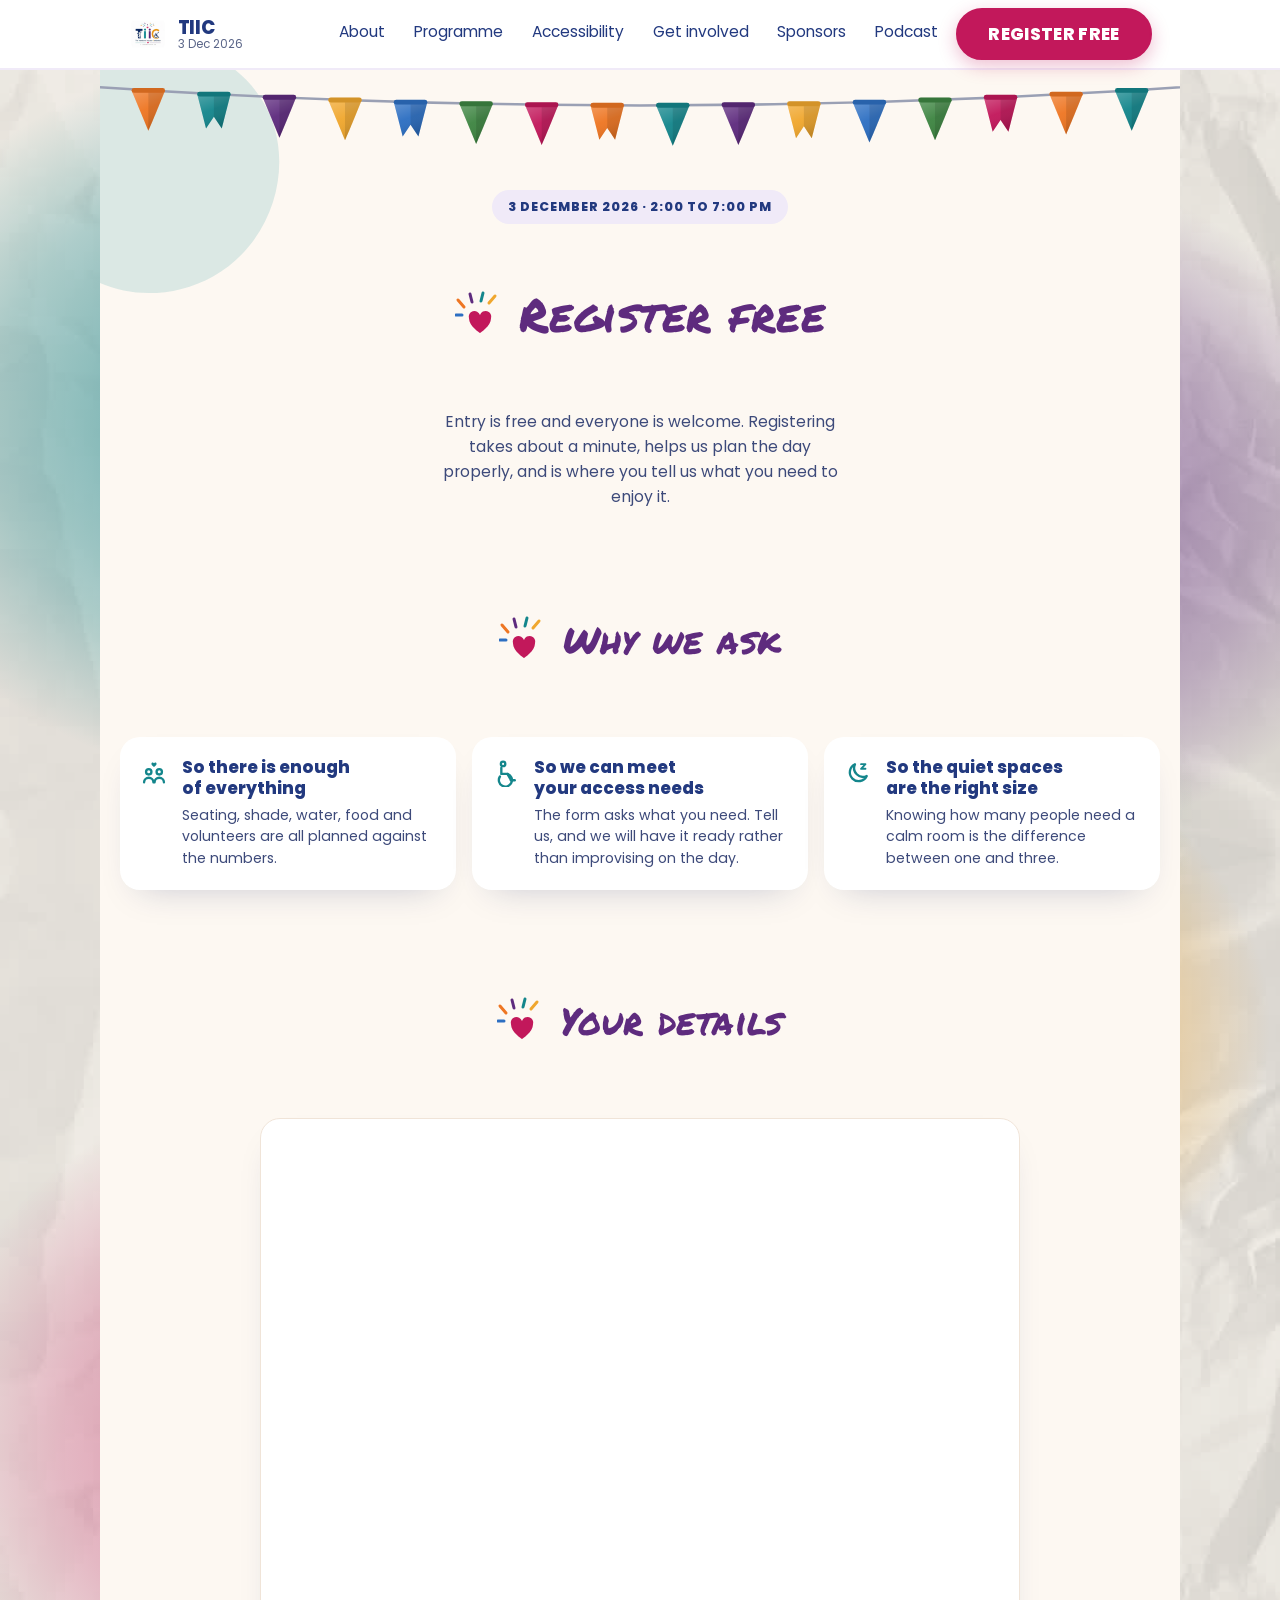
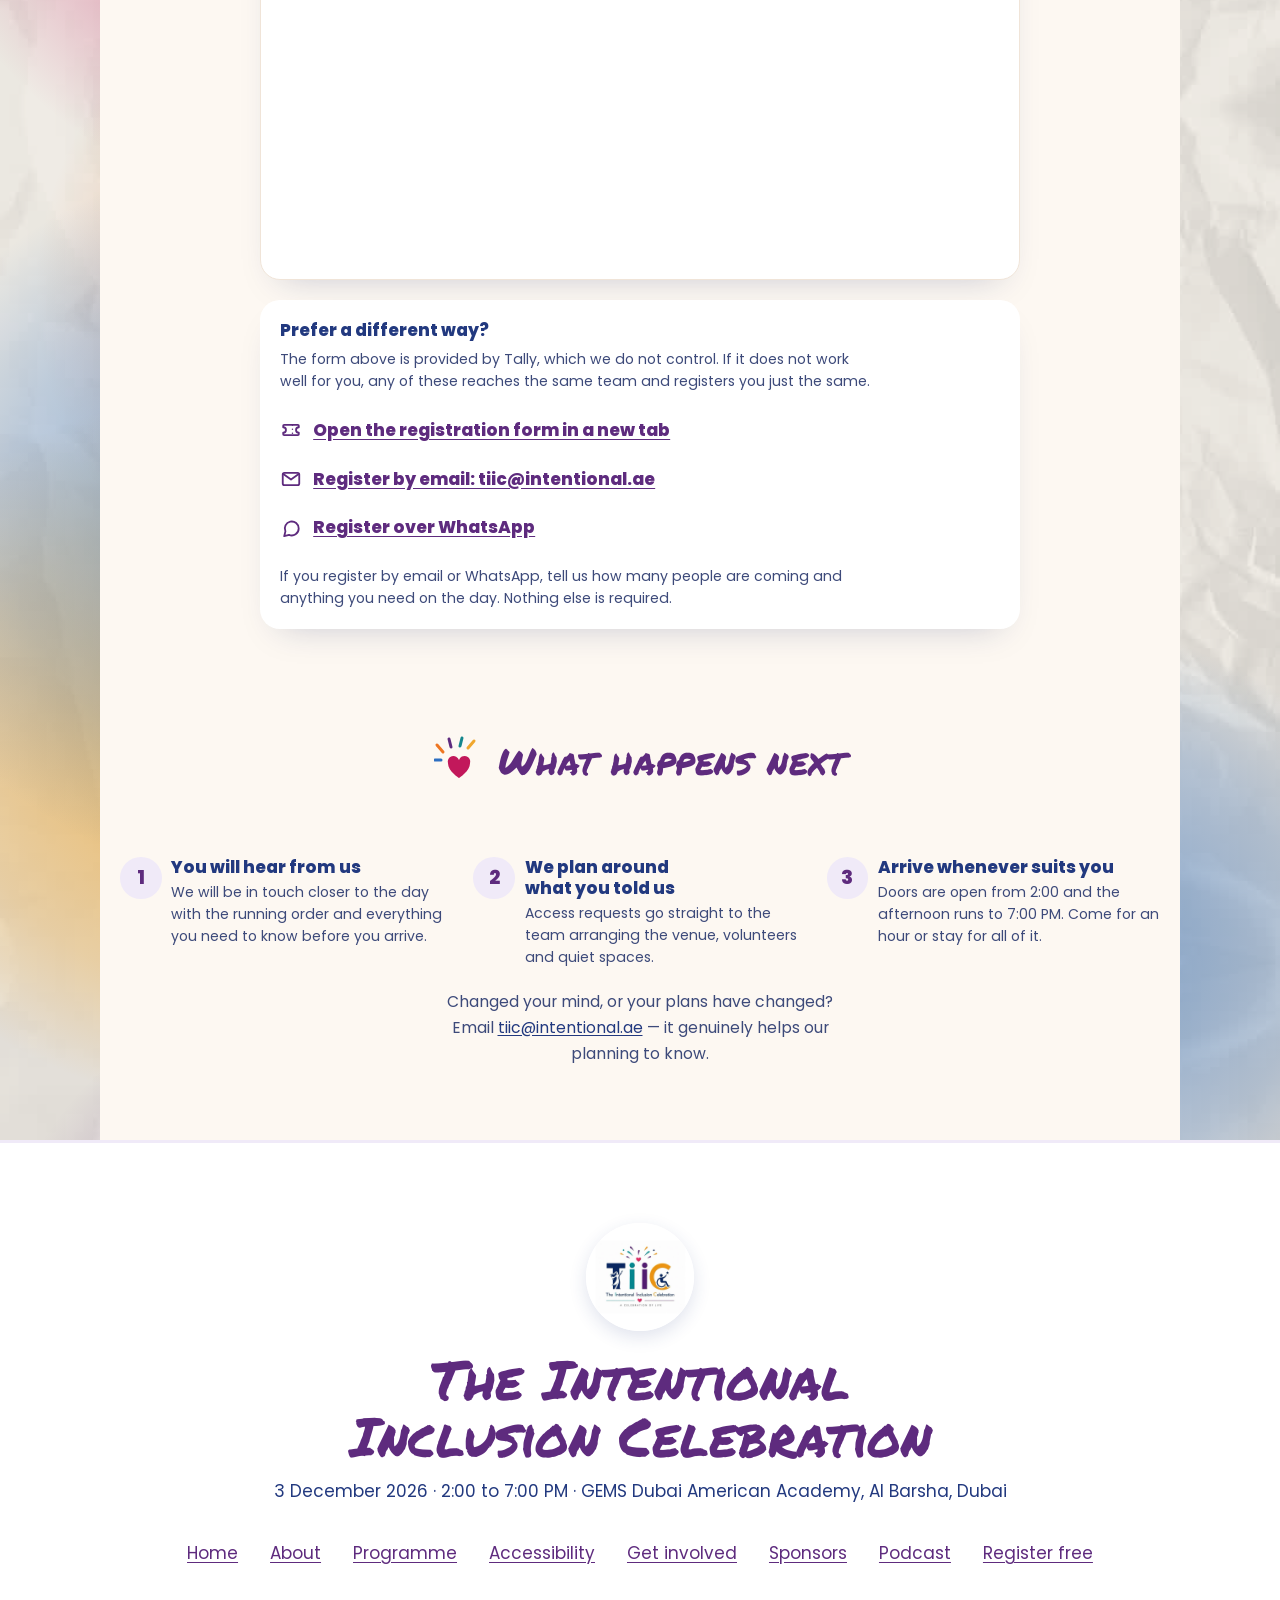
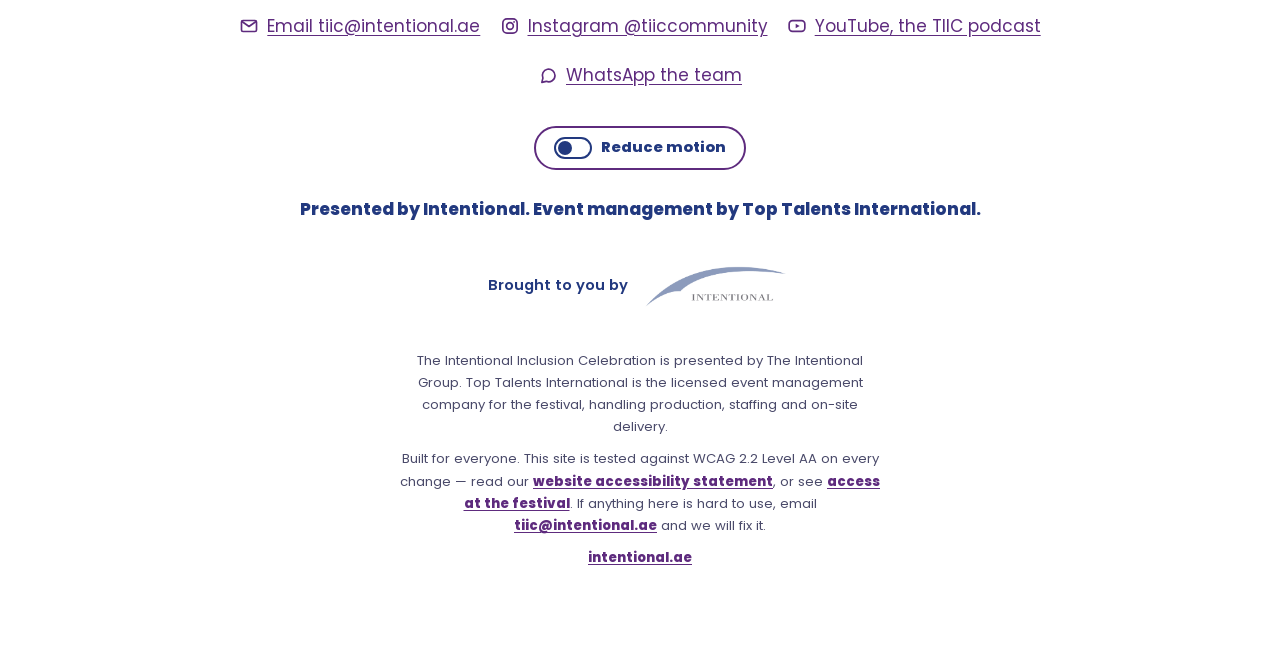
<file: register/index.html>
<!DOCTYPE html><html lang="en"> <head><meta charset="utf-8"><meta name="viewport" content="width=device-width, initial-scale=1"><link rel="canonical" href="https://tiic.intentional.ae/register/"><link rel="icon" href="/favicon.png" type="image/png"><link rel="apple-touch-icon" href="/favicon.png"><link rel="manifest" href="/site.webmanifest"><meta name="theme-color" content="#5E2B7E"><title>Register free · The Intentional Inclusion Celebration</title><meta name="description" content="Register free for TIIC, 3 December 2026 at GEMS Dubai American Academy, Dubai. Tell us what you need on the day and we will plan for it."><meta property="og:type" content="website"><meta property="og:title" content="Register free · The Intentional Inclusion Celebration"><meta property="og:description" content="Register free for TIIC, 3 December 2026 at GEMS Dubai American Academy, Dubai. Tell us what you need on the day and we will plan for it."><meta property="og:image" content="https://tiic.intentional.ae/assets/tiic-og.jpg"><meta property="og:image:width" content="1200"><meta property="og:image:height" content="630"><meta property="og:image:alt" content="The Intentional Inclusion Celebration, 3 Dec 2026"><meta property="og:url" content="https://tiic.intentional.ae/register/"><meta property="og:locale" content="en_AE"><meta property="og:site_name" content="The Intentional Inclusion Celebration"><meta name="twitter:card" content="summary_large_image"><meta name="twitter:title" content="Register free · The Intentional Inclusion Celebration"><meta name="twitter:description" content="Register free for TIIC, 3 December 2026 at GEMS Dubai American Academy, Dubai. Tell us what you need on the day and we will plan for it."><meta name="twitter:image" content="https://tiic.intentional.ae/assets/tiic-og.jpg"><meta name="twitter:image:alt" content="The Intentional Inclusion Celebration, 3 Dec 2026"><link rel="preload" href="/fonts/poppins-400.woff2" as="font" type="font/woff2" crossorigin><link rel="preload" href="/fonts/poppins-800.woff2" as="font" type="font/woff2" crossorigin><link rel="preload" href="/fonts/poppins-600.woff2" as="font" type="font/woff2" crossorigin><script type="application/ld+json">{"@context":"https://schema.org","@type":"Event","name":"The Intentional Inclusion Celebration","startDate":"2026-12-03T14:00:00+04:00","endDate":"2026-12-03T19:00:00+04:00","eventStatus":"https://schema.org/EventScheduled","eventAttendanceMode":"https://schema.org/OfflineEventAttendanceMode","isAccessibleForFree":true,"description":"The Intentional Inclusion Celebration is a free festival on 3 December 2026, 2:00 to 7:00 PM at GEMS Dubai American Academy, Al Barsha, Dubai. Free entry, everyone welcome.","url":"https://tiic.intentional.ae/","image":"https://tiic.intentional.ae/assets/tiic-og.jpg","location":{"@type":"Place","name":"GEMS Dubai American Academy","address":{"@type":"PostalAddress","addressLocality":"Al Barsha","addressRegion":"Dubai","addressCountry":"AE"}},"organizer":{"@type":"Organization","name":"The Intentional Group","url":"https://intentional.ae","sameAs":["https://instagram.com/tiiccommunity","https://www.youtube.com/@TheIntentionalInclusionCelebra"]},"offers":{"@type":"Offer","price":"0","priceCurrency":"AED","availability":"https://schema.org/InStock","url":"https://tiic.intentional.ae/register/","validFrom":"2026-09-07T00:00:00+04:00"}}</script><script type="application/ld+json">{"@context":"https://schema.org","@graph":[{"@type":"Organization","@id":"https://tiic.intentional.ae/#organization","name":"The Intentional Inclusion Celebration","alternateName":"TIIC","url":"https://tiic.intentional.ae/","logo":"https://tiic.intentional.ae/assets/tiic-logo.png","email":"tiic@intentional.ae","sameAs":["https://instagram.com/tiiccommunity","https://www.youtube.com/@TheIntentionalInclusionCelebra"],"parentOrganization":{"@type":"Organization","name":"The Intentional Group","url":"https://intentional.ae/"}},{"@type":"WebSite","@id":"https://tiic.intentional.ae/#website","name":"The Intentional Inclusion Celebration","url":"https://tiic.intentional.ae/","inLanguage":"en-AE","publisher":{"@id":"https://tiic.intentional.ae/#organization"}}]}</script><script type="application/ld+json">{"@context":"https://schema.org","@type":"BreadcrumbList","itemListElement":[{"@type":"ListItem","position":1,"name":"Home","item":"https://tiic.intentional.ae/"},{"@type":"ListItem","position":2,"name":"Register free","item":"https://tiic.intentional.ae/register/"}]}</script><script type="application/ld+json">{"@context":"https://schema.org","@type":"FAQPage","mainEntity":[{"@type":"Question","name":"Does it cost anything to attend?","acceptedAnswer":{"@type":"Answer","text":"Entry is free and everyone is welcome. Registering takes about a minute, helps us plan the day properly, and is where you tell us what you need to enjoy it."}},{"@type":"Question","name":"Why do I need to register?","acceptedAnswer":{"@type":"Answer","text":"Seating, shade, water, food and volunteers are all planned against the numbers."}},{"@type":"Question","name":"How do I tell you about my access needs?","acceptedAnswer":{"@type":"Answer","text":"The form asks what you need. Tell us, and we will have it ready rather than improvising on the day."}},{"@type":"Question","name":"Can I register by email or WhatsApp instead of the form?","acceptedAnswer":{"@type":"Answer","text":"If you register by email or WhatsApp, tell us how many people are coming and anything you need on the day. Nothing else is required."}},{"@type":"Question","name":"What happens after I register?","acceptedAnswer":{"@type":"Answer","text":"We will be in touch closer to the day with the running order and everything you need to know before you arrive."}},{"@type":"Question","name":"What time should I arrive?","acceptedAnswer":{"@type":"Answer","text":"Doors are open from 2:00 and the afternoon runs to 7:00 PM. Come for an hour or stay for all of it."}}]}</script><!--
      Set before paint, so the no-JS navigation never flashes open and no
      animation ever starts before we know whether it is wanted.

      data-motion is the single gate every animation in tiic.css keys off.
      The visitor's own choice wins; failing that, the operating system's
      setting decides. localStorage is wrapped because Safari throws on read
      in some private modes, and a thrown error here would take the whole
      inline script with it.
    --><script>
      (function () {
        var root = document.documentElement;
        root.classList.add('js');
        var choice = null;
        try { choice = localStorage.getItem('tiic-motion'); } catch (e) {}
        if (choice !== 'full' && choice !== 'reduce') {
          choice = window.matchMedia('(prefers-reduced-motion: reduce)').matches ? 'reduce' : 'full';
        }
        root.setAttribute('data-motion', choice);
      })();
    </script><link rel="stylesheet" href="/_astro/tiic.rwm_xhSe.css"><link rel="stylesheet" href="/_astro/BuntingCloth.BaNbUv2J.css"></head> <body>  <div class="shapefields" aria-hidden="true"> <div class="shapefield shapefield--keep" style="background-image:radial-gradient(closest-side, rgba(20,134,140,0.54) 0 28%, rgba(20,134,140,0.29700000000000004) 58%, transparent 82%),radial-gradient(closest-side, rgba(240,167,46,0.62) 0 28%, rgba(240,167,46,0.341) 58%, transparent 82%);background-size:92vw 72vw,78vw 61vw;background-position:8% 10%,74% 27%;--tx:12%;--ty:-270px;--dur:17s;--dly:-3s"></div><div class="shapefield" style="background-image:radial-gradient(closest-side, rgba(94,43,126,0.51) 0 28%, rgba(94,43,126,0.2805) 58%, transparent 82%),radial-gradient(closest-side, rgba(194,24,91,0.44) 0 28%, rgba(194,24,91,0.24200000000000002) 58%, transparent 82%);background-size:86vw 67vw,96vw 75vw;background-position:88% 13%,18% 37%;--tx:-13%;--ty:250px;--dur:23s;--dly:-11s"></div><div class="shapefield shapefield--keep" style="background-image:radial-gradient(closest-side, rgba(238,118,35,0.51) 0 28%, rgba(238,118,35,0.2805) 58%, transparent 82%),radial-gradient(closest-side, rgba(45,111,194,0.44) 0 28%, rgba(45,111,194,0.24200000000000002) 58%, transparent 82%);background-size:104vw 81vw,82vw 64vw;background-position:40% 49%,92% 66%;--tx:11%;--ty:300px;--dur:14s;--dly:-17s"></div><div class="shapefield" style="background-image:radial-gradient(closest-side, rgba(240,167,46,0.56) 0 28%, rgba(240,167,46,0.30800000000000005) 58%, transparent 82%),radial-gradient(closest-side, rgba(62,133,66,0.44) 0 28%, rgba(62,133,66,0.24200000000000002) 58%, transparent 82%);background-size:90vw 70vw,88vw 69vw;background-position:4% 61%,62% 80%;--tx:-12%;--ty:-285px;--dur:26s;--dly:-8s"></div><div class="shapefield" style="background-image:radial-gradient(closest-side, rgba(94,43,126,0.44) 0 28%, rgba(94,43,126,0.24200000000000002) 58%, transparent 82%),radial-gradient(closest-side, rgba(194,24,91,0.49) 0 28%, rgba(194,24,91,0.2695) 58%, transparent 82%);background-size:84vw 66vw,94vw 73vw;background-position:26% 75%,80% 91%;--tx:13%;--ty:235px;--dur:20s;--dly:-21s"></div><div class="shapefield" style="background-image:radial-gradient(closest-side, rgba(62,133,66,0.4) 0 28%, rgba(62,133,66,0.22000000000000003) 58%, transparent 82%),radial-gradient(closest-side, rgba(45,111,194,0.44) 0 28%, rgba(45,111,194,0.24200000000000002) 58%, transparent 82%);background-size:98vw 76vw,92vw 72vw;background-position:56% 20%,10% 55%;--tx:-11%;--ty:265px;--dur:19s;--dly:-14s"></div> </div> <a class="skip-link" href="#main-content">Skip to content</a> <header class="site-header"> <div class="wrap site-header-inner"> <a class="brand" href="/" aria-label="The Intentional Inclusion Celebration, home"> <img class="brand-badge" src="/favicon.png" width="512" height="512" alt=""> <span class="brand-text"> <span class="brand-name">TIIC</span> <span class="brand-date">3 Dec 2026</span> </span> </a> <button class="nav-toggle" type="button" aria-expanded="false" aria-controls="primary-nav" hidden> <span class="nav-toggle-bars" aria-hidden="true"><span></span><span></span><span></span></span>
Menu
</button> <nav id="primary-nav" class="primary-nav" aria-label="Primary"> <ul> <li> <a href="/about/"> About </a> </li><li> <a href="/programme/"> Programme </a> </li><li> <a href="/accessibility/"> Accessibility </a> </li><li> <a href="/get-involved/"> Get involved </a> </li><li> <a href="/sponsors/"> Sponsors </a> </li><li> <a href="/podcast/"> Podcast </a> </li> <li class="nav-cta-item"> <a class="btn btn--sm" href="/register/" aria-current="page"> Register free </a> </li> </ul> </nav> </div> </header><script type="module">var e=document.querySelector(`.nav-toggle`),t=document.getElementById(`primary-nav`),n=document.querySelector(`.site-header`);if(e&&t&&n){e.hidden=!1,n.classList.add(`has-toggle`);let t=()=>window.matchMedia(`(max-width: 899px)`).matches,r=t=>{e.setAttribute(`aria-expanded`,String(t)),n.classList.toggle(`nav-open`,t)};e.addEventListener(`click`,()=>{r(e.getAttribute(`aria-expanded`)!==`true`)}),document.addEventListener(`keydown`,t=>{t.key===`Escape`&&e.getAttribute(`aria-expanded`)===`true`&&(r(!1),e.focus())}),n.addEventListener(`focusout`,e=>{if(!t())return;let i=e.relatedTarget;i&&n.contains(i)||r(!1)}),window.matchMedia(`(max-width: 899px)`).addEventListener(`change`,()=>r(!1))}if(n){let e=n,t=!1,r=()=>{t=!1,e.classList.toggle(`is-stuck`,window.scrollY>8)};window.addEventListener(`scroll`,()=>{t||(t=!0,requestAnimationFrame(r))},{passive:!0}),r()}</script>  <main id="main-content" class="v2"> <div class="page-hero"> <div class="bunting bunting--rich" aria-hidden="true"> <svg viewBox="0 0 1200 120" preserveAspectRatio="xMidYMin slice" xmlns="http://www.w3.org/2000/svg"> <defs>  <linearGradient id="sheen" x1="0" y1="0" x2="0.35" y2="1"> <stop offset="0%" stop-color="#fff" stop-opacity="0.26"></stop> <stop offset="55%" stop-color="#fff" stop-opacity="0.04"></stop> <stop offset="100%" stop-color="#000" stop-opacity="0.10"></stop> </linearGradient> </defs> <path d="M0 14 Q600 58 1200 14" fill="none" stroke="#9aa0b4" stroke-width="2.5" stroke-linecap="round"></path> <g style="--sway-delay:0ms"> <path d="M16.333333333333336,16.376543209876544 L50.333333333333336,16.376543209876544 Q40.333333333333336,41.376543209876544 33.333333333333336,57.376543209876544 Q26.333333333333336,41.376543209876544 Z" fill="#C2185B"></path> <path d="M16.333333333333336,16.376543209876544 L50.333333333333336,16.376543209876544 Q40.333333333333336,41.376543209876544 33.333333333333336,57.376543209876544 Q26.333333333333336,41.376543209876544 Z" fill="url(#sheen)"></path> <path d="M33.333333333333336,16.376543209876544 L50.333333333333336,16.376543209876544 Q40.333333333333336,41.376543209876544 33.333333333333336,57.376543209876544 Z" fill="#000" opacity="0.10"></path> <rect x="16.333333333333336" y="13.876543209876544" width="34" height="5" rx="2.5" fill="#C2185B"></rect> <rect x="16.333333333333336" y="13.876543209876544" width="34" height="5" rx="2.5" fill="#000" opacity="0.12"></rect> </g><g style="--sway-delay:95ms"> <path d="M83,20.72222222222222 L117,20.72222222222222 Q107,45.72222222222222 100,61.72222222222222 Q93,45.72222222222222 Z" fill="#EE7623"></path> <path d="M83,20.72222222222222 L117,20.72222222222222 Q107,45.72222222222222 100,61.72222222222222 Q93,45.72222222222222 Z" fill="url(#sheen)"></path> <path d="M100,20.72222222222222 L117,20.72222222222222 Q107,45.72222222222222 100,61.72222222222222 Z" fill="#000" opacity="0.10"></path> <rect x="83" y="18.22222222222222" width="34" height="5" rx="2.5" fill="#EE7623"></rect> <rect x="83" y="18.22222222222222" width="34" height="5" rx="2.5" fill="#000" opacity="0.12"></rect> </g><g style="--sway-delay:190ms"> <path d="M149.66666666666669,24.524691358024693 L183.66666666666669,24.524691358024693 L174.66666666666669,59.5246913580247 L166.66666666666669,47.5246913580247 L158.66666666666669,59.5246913580247 Z" fill="#14868C"></path> <path d="M149.66666666666669,24.524691358024693 L183.66666666666669,24.524691358024693 L174.66666666666669,59.5246913580247 L166.66666666666669,47.5246913580247 L158.66666666666669,59.5246913580247 Z" fill="url(#sheen)"></path> <path d="M166.66666666666669,24.524691358024693 L183.66666666666669,24.524691358024693 L174.66666666666669,59.5246913580247 L166.66666666666669,47.5246913580247 Z" fill="#000" opacity="0.10"></path> <rect x="149.66666666666669" y="22.024691358024693" width="34" height="5" rx="2.5" fill="#14868C"></rect> <rect x="149.66666666666669" y="22.024691358024693" width="34" height="5" rx="2.5" fill="#000" opacity="0.12"></rect> </g><g style="--sway-delay:285ms"> <path d="M216.33333333333334,27.78395061728395 L250.33333333333334,27.78395061728395 Q240.33333333333334,52.78395061728395 233.33333333333334,68.78395061728395 Q226.33333333333334,52.78395061728395 Z" fill="#5E2B7E"></path> <path d="M216.33333333333334,27.78395061728395 L250.33333333333334,27.78395061728395 Q240.33333333333334,52.78395061728395 233.33333333333334,68.78395061728395 Q226.33333333333334,52.78395061728395 Z" fill="url(#sheen)"></path> <path d="M233.33333333333334,27.78395061728395 L250.33333333333334,27.78395061728395 Q240.33333333333334,52.78395061728395 233.33333333333334,68.78395061728395 Z" fill="#000" opacity="0.10"></path> <rect x="216.33333333333334" y="25.28395061728395" width="34" height="5" rx="2.5" fill="#5E2B7E"></rect> <rect x="216.33333333333334" y="25.28395061728395" width="34" height="5" rx="2.5" fill="#000" opacity="0.12"></rect> </g><g style="--sway-delay:380ms"> <path d="M283,30.5 L317,30.5 Q307,55.5 300,71.5 Q293,55.5 Z" fill="#F0A72E"></path> <path d="M283,30.5 L317,30.5 Q307,55.5 300,71.5 Q293,55.5 Z" fill="url(#sheen)"></path> <path d="M300,30.5 L317,30.5 Q307,55.5 300,71.5 Z" fill="#000" opacity="0.10"></path> <rect x="283" y="28" width="34" height="5" rx="2.5" fill="#F0A72E"></rect> <rect x="283" y="28" width="34" height="5" rx="2.5" fill="#000" opacity="0.12"></rect> </g><g style="--sway-delay:475ms"> <path d="M349.6666666666667,32.67283950617284 L383.6666666666667,32.67283950617284 L374.6666666666667,67.67283950617283 L366.6666666666667,55.67283950617284 L358.6666666666667,67.67283950617283 Z" fill="#2D6FC2"></path> <path d="M349.6666666666667,32.67283950617284 L383.6666666666667,32.67283950617284 L374.6666666666667,67.67283950617283 L366.6666666666667,55.67283950617284 L358.6666666666667,67.67283950617283 Z" fill="url(#sheen)"></path> <path d="M366.6666666666667,32.67283950617284 L383.6666666666667,32.67283950617284 L374.6666666666667,67.67283950617283 L366.6666666666667,55.67283950617284 Z" fill="#000" opacity="0.10"></path> <rect x="349.6666666666667" y="30.172839506172842" width="34" height="5" rx="2.5" fill="#2D6FC2"></rect> <rect x="349.6666666666667" y="30.172839506172842" width="34" height="5" rx="2.5" fill="#000" opacity="0.12"></rect> </g><g style="--sway-delay:570ms"> <path d="M416.3333333333333,34.30246913580247 L450.3333333333333,34.30246913580247 Q440.3333333333333,59.30246913580247 433.3333333333333,75.30246913580247 Q426.3333333333333,59.30246913580247 Z" fill="#3E8542"></path> <path d="M416.3333333333333,34.30246913580247 L450.3333333333333,34.30246913580247 Q440.3333333333333,59.30246913580247 433.3333333333333,75.30246913580247 Q426.3333333333333,59.30246913580247 Z" fill="url(#sheen)"></path> <path d="M433.3333333333333,34.30246913580247 L450.3333333333333,34.30246913580247 Q440.3333333333333,59.30246913580247 433.3333333333333,75.30246913580247 Z" fill="#000" opacity="0.10"></path> <rect x="416.3333333333333" y="31.80246913580247" width="34" height="5" rx="2.5" fill="#3E8542"></rect> <rect x="416.3333333333333" y="31.80246913580247" width="34" height="5" rx="2.5" fill="#000" opacity="0.12"></rect> </g><g style="--sway-delay:665ms"> <path d="M483,35.388888888888886 L517,35.388888888888886 Q507,60.388888888888886 500,76.38888888888889 Q493,60.388888888888886 Z" fill="#C2185B"></path> <path d="M483,35.388888888888886 L517,35.388888888888886 Q507,60.388888888888886 500,76.38888888888889 Q493,60.388888888888886 Z" fill="url(#sheen)"></path> <path d="M500,35.388888888888886 L517,35.388888888888886 Q507,60.388888888888886 500,76.38888888888889 Z" fill="#000" opacity="0.10"></path> <rect x="483" y="32.888888888888886" width="34" height="5" rx="2.5" fill="#C2185B"></rect> <rect x="483" y="32.888888888888886" width="34" height="5" rx="2.5" fill="#000" opacity="0.12"></rect> </g><g style="--sway-delay:760ms"> <path d="M549.6666666666667,35.932098765432094 L583.6666666666667,35.932098765432094 L574.6666666666667,70.9320987654321 L566.6666666666667,58.932098765432094 L558.6666666666667,70.9320987654321 Z" fill="#EE7623"></path> <path d="M549.6666666666667,35.932098765432094 L583.6666666666667,35.932098765432094 L574.6666666666667,70.9320987654321 L566.6666666666667,58.932098765432094 L558.6666666666667,70.9320987654321 Z" fill="url(#sheen)"></path> <path d="M566.6666666666667,35.932098765432094 L583.6666666666667,35.932098765432094 L574.6666666666667,70.9320987654321 L566.6666666666667,58.932098765432094 Z" fill="#000" opacity="0.10"></path> <rect x="549.6666666666667" y="33.432098765432094" width="34" height="5" rx="2.5" fill="#EE7623"></rect> <rect x="549.6666666666667" y="33.432098765432094" width="34" height="5" rx="2.5" fill="#000" opacity="0.12"></rect> </g><g style="--sway-delay:855ms"> <path d="M616.3333333333334,35.9320987654321 L650.3333333333334,35.9320987654321 Q640.3333333333334,60.9320987654321 633.3333333333334,76.9320987654321 Q626.3333333333334,60.9320987654321 Z" fill="#14868C"></path> <path d="M616.3333333333334,35.9320987654321 L650.3333333333334,35.9320987654321 Q640.3333333333334,60.9320987654321 633.3333333333334,76.9320987654321 Q626.3333333333334,60.9320987654321 Z" fill="url(#sheen)"></path> <path d="M633.3333333333334,35.9320987654321 L650.3333333333334,35.9320987654321 Q640.3333333333334,60.9320987654321 633.3333333333334,76.9320987654321 Z" fill="#000" opacity="0.10"></path> <rect x="616.3333333333334" y="33.4320987654321" width="34" height="5" rx="2.5" fill="#14868C"></rect> <rect x="616.3333333333334" y="33.4320987654321" width="34" height="5" rx="2.5" fill="#000" opacity="0.12"></rect> </g><g style="--sway-delay:950ms"> <path d="M683.0000000000001,35.388888888888886 L717.0000000000001,35.388888888888886 Q707.0000000000001,60.388888888888886 700.0000000000001,76.38888888888889 Q693.0000000000001,60.388888888888886 Z" fill="#5E2B7E"></path> <path d="M683.0000000000001,35.388888888888886 L717.0000000000001,35.388888888888886 Q707.0000000000001,60.388888888888886 700.0000000000001,76.38888888888889 Q693.0000000000001,60.388888888888886 Z" fill="url(#sheen)"></path> <path d="M700.0000000000001,35.388888888888886 L717.0000000000001,35.388888888888886 Q707.0000000000001,60.388888888888886 700.0000000000001,76.38888888888889 Z" fill="#000" opacity="0.10"></path> <rect x="683.0000000000001" y="32.888888888888886" width="34" height="5" rx="2.5" fill="#5E2B7E"></rect> <rect x="683.0000000000001" y="32.888888888888886" width="34" height="5" rx="2.5" fill="#000" opacity="0.12"></rect> </g><g style="--sway-delay:1045ms"> <path d="M749.6666666666667,34.30246913580247 L783.6666666666667,34.30246913580247 L774.6666666666667,69.30246913580247 L766.6666666666667,57.30246913580247 L758.6666666666667,69.30246913580247 Z" fill="#F0A72E"></path> <path d="M749.6666666666667,34.30246913580247 L783.6666666666667,34.30246913580247 L774.6666666666667,69.30246913580247 L766.6666666666667,57.30246913580247 L758.6666666666667,69.30246913580247 Z" fill="url(#sheen)"></path> <path d="M766.6666666666667,34.30246913580247 L783.6666666666667,34.30246913580247 L774.6666666666667,69.30246913580247 L766.6666666666667,57.30246913580247 Z" fill="#000" opacity="0.10"></path> <rect x="749.6666666666667" y="31.80246913580247" width="34" height="5" rx="2.5" fill="#F0A72E"></rect> <rect x="749.6666666666667" y="31.80246913580247" width="34" height="5" rx="2.5" fill="#000" opacity="0.12"></rect> </g><g style="--sway-delay:1140ms"> <path d="M816.3333333333334,32.672839506172835 L850.3333333333334,32.672839506172835 Q840.3333333333334,57.672839506172835 833.3333333333334,73.67283950617283 Q826.3333333333334,57.672839506172835 Z" fill="#2D6FC2"></path> <path d="M816.3333333333334,32.672839506172835 L850.3333333333334,32.672839506172835 Q840.3333333333334,57.672839506172835 833.3333333333334,73.67283950617283 Q826.3333333333334,57.672839506172835 Z" fill="url(#sheen)"></path> <path d="M833.3333333333334,32.672839506172835 L850.3333333333334,32.672839506172835 Q840.3333333333334,57.672839506172835 833.3333333333334,73.67283950617283 Z" fill="#000" opacity="0.10"></path> <rect x="816.3333333333334" y="30.172839506172835" width="34" height="5" rx="2.5" fill="#2D6FC2"></rect> <rect x="816.3333333333334" y="30.172839506172835" width="34" height="5" rx="2.5" fill="#000" opacity="0.12"></rect> </g><g style="--sway-delay:1235ms"> <path d="M883.0000000000001,30.499999999999996 L917.0000000000001,30.499999999999996 Q907.0000000000001,55.5 900.0000000000001,71.5 Q893.0000000000001,55.5 Z" fill="#3E8542"></path> <path d="M883.0000000000001,30.499999999999996 L917.0000000000001,30.499999999999996 Q907.0000000000001,55.5 900.0000000000001,71.5 Q893.0000000000001,55.5 Z" fill="url(#sheen)"></path> <path d="M900.0000000000001,30.499999999999996 L917.0000000000001,30.499999999999996 Q907.0000000000001,55.5 900.0000000000001,71.5 Z" fill="#000" opacity="0.10"></path> <rect x="883.0000000000001" y="27.999999999999996" width="34" height="5" rx="2.5" fill="#3E8542"></rect> <rect x="883.0000000000001" y="27.999999999999996" width="34" height="5" rx="2.5" fill="#000" opacity="0.12"></rect> </g><g style="--sway-delay:1330ms"> <path d="M949.6666666666667,27.78395061728395 L983.6666666666667,27.78395061728395 L974.6666666666667,62.78395061728395 L966.6666666666667,50.78395061728395 L958.6666666666667,62.78395061728395 Z" fill="#C2185B"></path> <path d="M949.6666666666667,27.78395061728395 L983.6666666666667,27.78395061728395 L974.6666666666667,62.78395061728395 L966.6666666666667,50.78395061728395 L958.6666666666667,62.78395061728395 Z" fill="url(#sheen)"></path> <path d="M966.6666666666667,27.78395061728395 L983.6666666666667,27.78395061728395 L974.6666666666667,62.78395061728395 L966.6666666666667,50.78395061728395 Z" fill="#000" opacity="0.10"></path> <rect x="949.6666666666667" y="25.28395061728395" width="34" height="5" rx="2.5" fill="#C2185B"></rect> <rect x="949.6666666666667" y="25.28395061728395" width="34" height="5" rx="2.5" fill="#000" opacity="0.12"></rect> </g><g style="--sway-delay:1425ms"> <path d="M1016.3333333333335,24.524691358024683 L1050.3333333333335,24.524691358024683 Q1040.3333333333335,49.52469135802468 1033.3333333333335,65.52469135802468 Q1026.3333333333335,49.52469135802468 Z" fill="#EE7623"></path> <path d="M1016.3333333333335,24.524691358024683 L1050.3333333333335,24.524691358024683 Q1040.3333333333335,49.52469135802468 1033.3333333333335,65.52469135802468 Q1026.3333333333335,49.52469135802468 Z" fill="url(#sheen)"></path> <path d="M1033.3333333333335,24.524691358024683 L1050.3333333333335,24.524691358024683 Q1040.3333333333335,49.52469135802468 1033.3333333333335,65.52469135802468 Z" fill="#000" opacity="0.10"></path> <rect x="1016.3333333333335" y="22.024691358024683" width="34" height="5" rx="2.5" fill="#EE7623"></rect> <rect x="1016.3333333333335" y="22.024691358024683" width="34" height="5" rx="2.5" fill="#000" opacity="0.12"></rect> </g><g style="--sway-delay:1520ms"> <path d="M1083,20.722222222222225 L1117,20.722222222222225 Q1107,45.72222222222223 1100,61.72222222222223 Q1093,45.72222222222223 Z" fill="#14868C"></path> <path d="M1083,20.722222222222225 L1117,20.722222222222225 Q1107,45.72222222222223 1100,61.72222222222223 Q1093,45.72222222222223 Z" fill="url(#sheen)"></path> <path d="M1100,20.722222222222225 L1117,20.722222222222225 Q1107,45.72222222222223 1100,61.72222222222223 Z" fill="#000" opacity="0.10"></path> <rect x="1083" y="18.222222222222225" width="34" height="5" rx="2.5" fill="#14868C"></rect> <rect x="1083" y="18.222222222222225" width="34" height="5" rx="2.5" fill="#000" opacity="0.12"></rect> </g><g style="--sway-delay:1615ms"> <path d="M1149.6666666666667,16.376543209876534 L1183.6666666666667,16.376543209876534 L1174.6666666666667,51.37654320987653 L1166.6666666666667,39.37654320987653 L1158.6666666666667,51.37654320987653 Z" fill="#5E2B7E"></path> <path d="M1149.6666666666667,16.376543209876534 L1183.6666666666667,16.376543209876534 L1174.6666666666667,51.37654320987653 L1166.6666666666667,39.37654320987653 L1158.6666666666667,51.37654320987653 Z" fill="url(#sheen)"></path> <path d="M1166.6666666666667,16.376543209876534 L1183.6666666666667,16.376543209876534 L1174.6666666666667,51.37654320987653 L1166.6666666666667,39.37654320987653 Z" fill="#000" opacity="0.10"></path> <rect x="1149.6666666666667" y="13.876543209876534" width="34" height="5" rx="2.5" fill="#5E2B7E"></rect> <rect x="1149.6666666666667" y="13.876543209876534" width="34" height="5" rx="2.5" fill="#000" opacity="0.12"></rect> </g> </svg> </div> <div class="decor" aria-hidden="true"> <span class="blob blob--teal"> <svg viewBox="0 0 200 200" xmlns="http://www.w3.org/2000/svg"> <path d="M45,15 C90,0 140,10 165,50 C190,90 175,150 130,175 C85,200 25,185 10,135 C-5,85 5,30 45,15 Z" fill="#14868C" opacity="0.14"></path> </svg> </span>  </div> <div class="wrap page-hero-inner"> <p class="page-eyebrow"> <time datetime="2026-12-03T14:00:00+04:00">3 December 2026 · 2:00 to 7:00 PM</time> </p> <h1> <svg class="doodle" aria-hidden="true"><use href="#doodle"></use></svg> Register free </h1> <p class="page-intro">Entry is free and everyone is welcome. Registering takes about a minute, helps us plan the day properly, and is where you tell us what you need to enjoy it.</p>  </div> </div> <section class="section section--tight" aria-labelledby="why-h"> <div class="wrap"> <h2 id="why-h" class="mhead"><svg class="doodle" aria-hidden="true"><use href="#doodle"></use></svg>Why we ask</h2> <ul class="reasons stagger"> <li> <svg class="icon" aria-hidden="true"><use href="#i-people-heart"></use></svg> <div> <h3>So there is enough of everything</h3> <p>Seating, shade, water, food and volunteers are all planned against the numbers.</p> </div> </li> <li> <svg class="icon" aria-hidden="true"><use href="#i-wheelchair"></use></svg> <div> <h3>So we can meet your access needs</h3> <p>
The form asks what you need. Tell us, and we will have it ready rather than
                improvising on the day.
</p> </div> </li> <li> <svg class="icon" aria-hidden="true"><use href="#i-quiet"></use></svg> <div> <h3>So the quiet spaces are the right size</h3> <p>Knowing how many people need a calm room is the difference between one and three.</p> </div> </li> </ul> </div> </section> <section class="section section--tight" aria-labelledby="form-h"> <div class="wrap"> <h2 id="form-h" class="mhead"><svg class="doodle" aria-hidden="true"><use href="#doodle"></use></svg>Your details</h2> <div class="form-frame"> <iframe src="https://tally.so/r/7RaMbR?transparentBackground=1" title="Registration form for The Intentional Inclusion Celebration" loading="lazy" height="760"></iframe> </div> <div class="alt-routes"> <h3>Prefer a different way?</h3> <p>
The form above is provided by Tally, which we do not control. If it does not work well
            for you, any of these reaches the same team and registers you just the same.
</p> <ul> <li> <svg class="icon" aria-hidden="true"><use href="#i-ticket"></use></svg> <a href="https://tally.so/r/7RaMbR" target="_blank" rel="noopener noreferrer">
Open the registration form in a new tab<span class="vh"> (opens in a new tab)</span> </a> </li> <li> <svg class="icon" aria-hidden="true"><use href="#i-mail"></use></svg> <a href="mailto:tiic@intentional.ae?subject=Registering%20for%20TIIC">
Register by email: tiic@intentional.ae </a> </li> <li> <svg class="icon" aria-hidden="true"><use href="#i-chat"></use></svg> <a href="https://wa.me/971504519627" target="_blank" rel="noopener noreferrer">
Register over WhatsApp<span class="vh"> (opens in a new tab)</span> </a> </li> </ul> <p class="alt-note">
If you register by email or WhatsApp, tell us how many people are coming and anything
            you need on the day. Nothing else is required.
</p> </div> </div> </section> <section class="section section--tight" aria-labelledby="next-h"> <div class="wrap"> <h2 id="next-h" class="mhead"><svg class="doodle" aria-hidden="true"><use href="#doodle"></use></svg>What happens next</h2> <ol class="steps stagger"> <li> <h3>You will hear from us</h3> <p>We will be in touch closer to the day with the running order and everything you need to know before you arrive.</p> </li> <li> <h3>We plan around what you told us</h3> <p>Access requests go straight to the team arranging the venue, volunteers and quiet spaces.</p> </li> <li> <h3>Arrive whenever suits you</h3> <p>Doors are open from 2:00 and the afternoon runs to 7:00 PM. Come for an hour or stay for all of it.</p> </li> </ol> <p class="lead">
Changed your mind, or your plans have changed? Email
 <a href="mailto:tiic@intentional.ae">tiic@intentional.ae</a> — it genuinely helps our planning
          to know.
</p> </div> </section> </main>  <footer class="footer"> <div class="wrap"> <img class="footer-badge" src="/favicon.png" width="512" height="512" alt="" loading="lazy" decoding="async"> <h2 class="footer-title">The Intentional Inclusion Celebration</h2>  <p class="footer-strap"> <time datetime="2026-12-03T14:00:00+04:00">3 December 2026</time> &middot; 2:00 to 7:00 PM &middot; GEMS Dubai American Academy, Al Barsha, Dubai </p> <nav class="footer-nav" aria-label="Footer"> <ul> <li><a href="/">Home</a></li> <li><a href="/about/">About</a></li><li><a href="/programme/">Programme</a></li><li><a href="/accessibility/">Accessibility</a></li><li><a href="/get-involved/">Get involved</a></li><li><a href="/sponsors/">Sponsors</a></li><li><a href="/podcast/">Podcast</a></li> <li><a href="/register/">Register free</a></li> </ul> </nav> <ul class="footer-links"> <li> <svg class="icon" aria-hidden="true"><use href="#i-mail"></use></svg> <a href="mailto:tiic@intentional.ae">Email tiic@intentional.ae</a> </li> <li> <svg class="icon" aria-hidden="true"><use href="#i-instagram"></use></svg> <a href="https://instagram.com/tiiccommunity" target="_blank" rel="noopener noreferrer">Instagram @tiiccommunity<span class="vh"> (opens in a new tab)</span></a> </li> <li> <svg class="icon" aria-hidden="true"><use href="#i-youtube"></use></svg> <a href="https://www.youtube.com/@TheIntentionalInclusionCelebra" target="_blank" rel="noopener noreferrer">YouTube, the TIIC podcast<span class="vh"> (opens in a new tab)</span></a> </li> <li> <svg class="icon" aria-hidden="true"><use href="#i-chat"></use></svg> <a href="https://wa.me/971504519627" target="_blank" rel="noopener noreferrer">WhatsApp the team<span class="vh"> (opens in a new tab)</span></a> </li> </ul>  <p class="motion-switch"> <button class="motion-toggle" type="button" aria-pressed="false" hidden> <span class="motion-toggle-track" aria-hidden="true"><span class="motion-toggle-thumb"></span></span>
Reduce motion
</button> </p> <p class="footer-credit">
Presented by Intentional. Event management by Top Talents International.
</p> <div class="brought"> <span>Brought to you by</span> <img src="/assets/intentional-logo.png" alt="The Intentional Group" width="180" height="71" loading="lazy" decoding="async"> </div> <div class="footer-meta"> <p> The Intentional Inclusion Celebration is presented by The Intentional Group. Top Talents International is the licensed event
        management company for the festival, handling production, staffing and on-site delivery.
</p> <p>
Built for everyone. This site is tested against WCAG 2.2 Level AA on every change —
        read our <a href="/accessibility/website/">website accessibility statement</a>, or see
<a href="/accessibility/">access at the festival</a>. If anything here is hard to use,
        email <a href="mailto:tiic@intentional.ae">tiic@intentional.ae</a> and we will fix it.
</p> <p> <a href="https://intentional.ae" target="_blank" rel="noopener noreferrer">intentional.ae<span class="vh"> (opens in a new tab)</span></a> </p> </div> </div> </footer><script type="module">var e=document.querySelector(`.motion-toggle`),t=document.documentElement;if(e){e.hidden=!1;let n=()=>{let n=t.dataset.motion===`reduce`;e.setAttribute(`aria-pressed`,String(n))};e.addEventListener(`click`,()=>{let e=t.dataset.motion===`reduce`?`full`:`reduce`;t.setAttribute(`data-motion`,e),e===`reduce`&&document.querySelectorAll(`main > .section`).forEach(e=>e.classList.add(`is-in`));try{localStorage.setItem(`tiic-motion`,e)}catch{}n()}),n()}</script> <svg class="svg-sprite" aria-hidden="true" focusable="false" xmlns="http://www.w3.org/2000/svg"> <!-- Sparkle burst + heart, set beside every marker headline --><symbol id="doodle" viewBox="0 0 56 46"> <g stroke-linecap="round" stroke-width="3" fill="none"> <path d="M9 15 L3 8" stroke="#EE7623"></path> <path d="M17 10 L15 2" stroke="#5E2B7E"></path> <path d="M26 9 L28 1" stroke="#14868C"></path> <path d="M34 11 L40 4" stroke="#F0A72E"></path> <path d="M7 23 L1 23" stroke="#2D6FC2"></path> </g> <path d="M25 41s-11-7-11-14.5A5.5 5.5 0 0 1 25 23a5.5 5.5 0 0 1 11 3.5C36 34 25 41 25 41z" fill="#C2185B"></path> </symbol> <!-- Programme categories --> <symbol id="i-lightbulb" viewBox="0 0 24 24"><path d="M9 18h6M10 21h4"></path><path d="M12 3a6 6 0 0 0-3.6 10.8c.6.5.9 1.2.9 2h5.4c0-.8.3-1.5.9-2A6 6 0 0 0 12 3z"></path></symbol> <symbol id="i-music" viewBox="0 0 24 24"><path d="M9 17V5l11-2v9"></path><circle cx="6.5" cy="17" r="2.5"></circle><circle cx="17.5" cy="14.5" r="2.5"></circle></symbol> <symbol id="i-palette" viewBox="0 0 24 24"><path d="M12 3.2a8.8 8.8 0 1 0 1.9 17.4c1-.1 1.5-1 1-1.9-.4-.9.2-1.9 1.2-1.9H18a3 3 0 0 0 3-3c0-4.3-4-7.4-9-7.6z"></path><circle cx="7.6" cy="11.5" r="1" fill="currentColor" stroke="none"></circle><circle cx="12" cy="8.4" r="1" fill="currentColor" stroke="none"></circle><circle cx="16" cy="11" r="1" fill="currentColor" stroke="none"></circle></symbol> <symbol id="i-tent" viewBox="0 0 24 24"><path d="M12 5v15"></path><path d="M12 5 3 20h18L12 5z"></path><path d="M12 20l4.5-7"></path></symbol> <symbol id="i-bag" viewBox="0 0 24 24"><path d="M6 8h12l-1 11.4a1 1 0 0 1-1 .9H8a1 1 0 0 1-1-.9L6 8z"></path><path d="M9 8V6.5a3 3 0 0 1 6 0V8"></path></symbol> <symbol id="i-wellbeing" viewBox="0 0 24 24"><path d="M12 20.5C7.5 16.8 5 13.8 5 10.6 5 8.3 6.8 6.5 9 6.5c1.4 0 2.6.7 3 1.7.4-1 1.6-1.7 3-1.7 2.2 0 4 1.8 4 4.1 0 3.2-2.5 6.2-7 9.9z"></path><path d="M12 10.6v3.8M10.1 12.5h3.8" stroke-width="1.7"></path></symbol> <!-- Sports Hall. A ball rather than a wheelchair: the zone is sitting
       volleyball, POD basketball and wheelchair table tennis, and the sport is
       the subject, not the equipment. --> <symbol id="i-ball" viewBox="0 0 24 24"><circle cx="12" cy="12" r="8.4"></circle><path d="M12 3.6v4.1M12 16.3v4.1M4.4 9.4l3.9 1.3M15.7 12.3l3.9 1.3M6.6 18.6l2.4-3.3M15 8.7l2.4-3.3"></path><path d="M12 9.2l2.9 2.1-1.1 3.4h-3.6L9.1 11.3z" fill="currentColor" stroke="none"></path></symbol> <symbol id="i-people-heart" viewBox="0 0 24 24"><circle cx="7.5" cy="11" r="2.3"></circle><circle cx="16.5" cy="11" r="2.3"></circle><path d="M3.5 20c0-2.4 1.8-3.9 4-3.9s4 1.5 4 3.9"></path><path d="M12.5 20c0-2.4 1.8-3.9 4-3.9s4 1.5 4 3.9"></path><path d="M12 3.6c.7-.9 2.2-.6 2.2.7 0 .9-1.1 1.7-2.2 2.5-1.1-.8-2.2-1.6-2.2-2.5 0-1.3 1.5-1.6 2.2-.7z" fill="currentColor" stroke="none"></path></symbol> <!-- Audiences --> <symbol id="i-puzzle" viewBox="0 0 24 24"><path d="M14 4.5a1 1 0 0 1 1 1v1c0 .9 1 1.3 1.6.7a1.6 1.6 0 0 1 2.6 1.3 1.6 1.6 0 0 1-2.6 1.2c-.6-.5-1.6-.1-1.6.8V13a1 1 0 0 1-1 1h-1.9c-.9 0-1.3 1-.7 1.6a1.6 1.6 0 0 1-1.3 2.6 1.6 1.6 0 0 1-1.2-2.6c.5-.6.1-1.6-.8-1.6H6a1 1 0 0 1-1-1V9.6a1 1 0 0 1 1-1h1.1c.9 0 1.3-1 .7-1.6A1.6 1.6 0 0 1 9.1 4.4c.6-.5 1.5-.3 2 .2.3.3.6-.1.9-.1z"></path></symbol> <symbol id="i-family" viewBox="0 0 24 24"><circle cx="7" cy="7" r="2.1"></circle><circle cx="17" cy="7" r="2.1"></circle><circle cx="12" cy="9.4" r="1.5"></circle><path d="M3.6 19v-4.4a3.4 3.4 0 0 1 6.8 0V19"></path><path d="M13.6 19v-4.4a3.4 3.4 0 0 1 6.8 0V19"></path><path d="M9.9 19v-3a2.1 2.1 0 0 1 4.2 0v3"></path></symbol> <symbol id="i-community" viewBox="0 0 24 24"><circle cx="12" cy="8" r="2.4"></circle><circle cx="5.4" cy="10" r="2"></circle><circle cx="18.6" cy="10" r="2"></circle><path d="M8 19c0-2.6 1.8-4.2 4-4.2s4 1.6 4 4.2"></path><path d="M3 18.5c0-2 1-3.3 2.6-3.6M21 18.5c0-2-1-3.3-2.6-3.6"></path></symbol> <symbol id="i-cap" viewBox="0 0 24 24"><path d="M12 5 2.5 9.5 12 14l9.5-4.5L12 5z"></path><path d="M6.5 11.4V16c0 1 2.5 2.5 5.5 2.5s5.5-1.5 5.5-2.5v-4.6"></path><path d="M21.5 9.6V15"></path></symbol> <symbol id="i-briefcase" viewBox="0 0 24 24"><rect x="3.5" y="8" width="17" height="11" rx="1.6"></rect><path d="M9 8V6.5A1.5 1.5 0 0 1 10.5 5h3A1.5 1.5 0 0 1 15 6.5V8"></path><path d="M3.5 12.5h17"></path></symbol> <symbol id="i-hands" viewBox="0 0 24 24"><path d="M9 10V4.8a1.2 1.2 0 0 1 2.4 0V9"></path><path d="M11.4 9V4.2a1.2 1.2 0 0 1 2.4 0V9"></path><path d="M13.8 9.4V6a1.2 1.2 0 0 1 2.4 0v7c0 3.3-2.1 5.9-5.4 5.9-2 0-3.3-.9-4.4-2.6l-2.2-3.4c-.6-.9.5-2 1.5-1.5l1.5.9V6.2a1.2 1.2 0 0 1 2.4 0V9.4"></path></symbol> <symbol id="i-handshake" viewBox="0 0 24 24"><path d="M3 8.5l3.2-2.2a2 2 0 0 1 2.3 0L12 8.7l3.5-2.4a2 2 0 0 1 2.3 0L21 8.5"></path><path d="M12 8.7l-2.6 2.4a1.5 1.5 0 0 0 2 2.2l1-.9 2.4 2.2a1.4 1.4 0 0 0 2-2l-1-1"></path><path d="M3 8.5v3.3M21 8.5v3.3"></path></symbol> <symbol id="i-megaphone" viewBox="0 0 24 24"><path d="M4 10v4a1 1 0 0 0 1 1h2l8 4V5L7 9H5a1 1 0 0 0-1 1z"></path><path d="M18 9a3.5 3.5 0 0 1 0 6"></path><path d="M7 15v3a1.5 1.5 0 0 0 3 0v-2.2"></path></symbol> <!-- Access and practical information --> <symbol id="i-wheelchair" viewBox="0 0 24 24"><circle cx="9.5" cy="4.2" r="1.9"></circle><path d="M8 7.6v5.2h5.2l3.1 5.4"></path><path d="M16.3 18.2h3.2"></path><path d="M13.4 12.8a5.6 5.6 0 1 1-6.6 2.2"></path></symbol> <symbol id="i-quiet" viewBox="0 0 24 24"><path d="M19.5 14.6A7.6 7.6 0 0 1 9.4 4.5a7.6 7.6 0 1 0 10.1 10.1z"></path><path d="M14.6 4.4h3.8l-3.8 4h3.8" stroke-width="1.6"></path></symbol> <symbol id="i-ear" viewBox="0 0 24 24"><path d="M7.2 9a4.8 4.8 0 1 1 9.6 0c0 2.4-1.6 3.4-2.9 4.4-1.1.9-1.8 1.6-1.8 3a2.4 2.4 0 0 1-4.7.5"></path><path d="M10.6 9a1.6 1.6 0 0 1 3.2 0" stroke-width="1.6"></path></symbol> <symbol id="i-eye" viewBox="0 0 24 24"><path d="M2.5 12S6 6.5 12 6.5 21.5 12 21.5 12 18 17.5 12 17.5 2.5 12 2.5 12z"></path><circle cx="12" cy="12" r="2.8"></circle></symbol> <symbol id="i-water" viewBox="0 0 24 24"><path d="M12 3.5s6 6.4 6 10.1a6 6 0 0 1-12 0C6 9.9 12 3.5 12 3.5z"></path><path d="M9.2 13.9a2.9 2.9 0 0 0 2.8 3" stroke-width="1.6"></path></symbol> <symbol id="i-shade" viewBox="0 0 24 24"><circle cx="12" cy="12" r="4"></circle><path d="M12 2.6v2.2M12 19.2v2.2M4.4 12H2.2M21.8 12h-2.2M6.6 6.6 5.1 5.1M18.9 18.9l-1.5-1.5M6.6 17.4l-1.5 1.5M18.9 5.1l-1.5 1.5"></path></symbol> <symbol id="i-car" viewBox="0 0 24 24"><path d="M4.5 16v2a1 1 0 0 0 1 1h1.4a1 1 0 0 0 1-1v-2M16.1 16v2a1 1 0 0 0 1 1h1.4a1 1 0 0 0 1-1v-2"></path><path d="M3.6 16v-4.1l1.8-4.4a1.6 1.6 0 0 1 1.5-1h10.2a1.6 1.6 0 0 1 1.5 1l1.8 4.4V16z"></path><path d="M4 11.9h16"></path><circle cx="7.4" cy="14" r="0.9" fill="currentColor" stroke="none"></circle><circle cx="16.6" cy="14" r="0.9" fill="currentColor" stroke="none"></circle></symbol> <symbol id="i-clock" viewBox="0 0 24 24"><circle cx="12" cy="12" r="8.6"></circle><path d="M12 7.2V12l3.2 2"></path></symbol> <symbol id="i-pin" viewBox="0 0 24 24"><path d="M12 21s6.6-6.1 6.6-10.4a6.6 6.6 0 1 0-13.2 0C5.4 14.9 12 21 12 21z"></path><circle cx="12" cy="10.4" r="2.5"></circle></symbol> <symbol id="i-ticket" viewBox="0 0 24 24"><path d="M3.5 9V7.4a1 1 0 0 1 1-1h15a1 1 0 0 1 1 1V9a3 3 0 0 0 0 6v1.6a1 1 0 0 1-1 1h-15a1 1 0 0 1-1-1V15a3 3 0 0 0 0-6z"></path><path d="M13.6 6.8v1.9M13.6 11.1v1.9M13.6 15.4v1.9" stroke-width="1.6" stroke-dasharray="0.1 3"></path></symbol> <symbol id="i-check" viewBox="0 0 24 24"><circle cx="12" cy="12" r="8.6"></circle><path d="M8.2 12.2l2.6 2.6 5-5.4"></path></symbol> <!-- Media and contact --> <symbol id="i-mic" viewBox="0 0 24 24"><rect x="9.2" y="2.8" width="5.6" height="11" rx="2.8"></rect><path d="M5.6 11.4a6.4 6.4 0 0 0 12.8 0"></path><path d="M12 17.8v3.4M9 21.2h6"></path></symbol> <symbol id="i-play" viewBox="0 0 24 24"><circle cx="12" cy="12" r="8.6"></circle><path d="M10.2 8.6 15.4 12l-5.2 3.4z" fill="currentColor" stroke="none"></path></symbol> <symbol id="i-mail" viewBox="0 0 24 24"><rect x="3" y="5.4" width="18" height="13.2" rx="1.8"></rect><path d="m3.6 6.6 8.4 6 8.4-6"></path></symbol> <symbol id="i-chat" viewBox="0 0 24 24"><path d="M20.4 12.6a7.6 7.6 0 0 1-10.5 7l-5.3 1.3 1.3-5.2a7.6 7.6 0 1 1 14.5-3.1z"></path></symbol> <symbol id="i-instagram" viewBox="0 0 24 24"><rect x="3.4" y="3.4" width="17.2" height="17.2" rx="5"></rect><circle cx="12" cy="12" r="4"></circle><circle cx="16.9" cy="7.1" r="1.1" fill="currentColor" stroke="none"></circle></symbol> <symbol id="i-youtube" viewBox="0 0 24 24"><rect x="2.6" y="5.6" width="18.8" height="12.8" rx="4"></rect><path d="M10.4 9.4 15.2 12l-4.8 2.6z" fill="currentColor" stroke="none"></path></symbol> <symbol id="i-heart" viewBox="0 0 24 24"><path d="M12 20.4C6.9 16.4 4 13.2 4 9.9 4 7.4 6 5.4 8.5 5.4c1.5 0 2.8.8 3.5 1.9.7-1.1 2-1.9 3.5-1.9C18 5.4 20 7.4 20 9.9c0 3.3-2.9 6.5-8 10.5z"></path></symbol> <symbol id="i-star" viewBox="0 0 24 24"><path d="m12 3.6 2.6 5.4 5.9.8-4.3 4.1 1 5.9-5.2-2.8-5.2 2.8 1-5.9L3.5 9.8l5.9-.8z"></path></symbol> </svg> <script type="module">var e=document.documentElement,t=0,n=!1,r=()=>{n=!1,e.style.setProperty(`--sy`,String(t))},i=()=>{e.getAttribute(`data-motion`)===`full`&&(t=window.scrollY,n||(n=!0,requestAnimationFrame(r)))};window.addEventListener(`scroll`,i,{passive:!0}),i();var a=document.querySelectorAll(`main > .section`),o=document.documentElement.dataset.motion===`reduce`;if(`IntersectionObserver`in window&&!o){let e=new IntersectionObserver(t=>{for(let n of t)n.isIntersecting&&(n.target.classList.add(`is-in`),e.unobserve(n.target))},{rootMargin:`0px 0px -8% 0px`,threshold:0});a.forEach(t=>e.observe(t))}else a.forEach(e=>e.classList.add(`is-in`));</script> </body> </html>
</file>
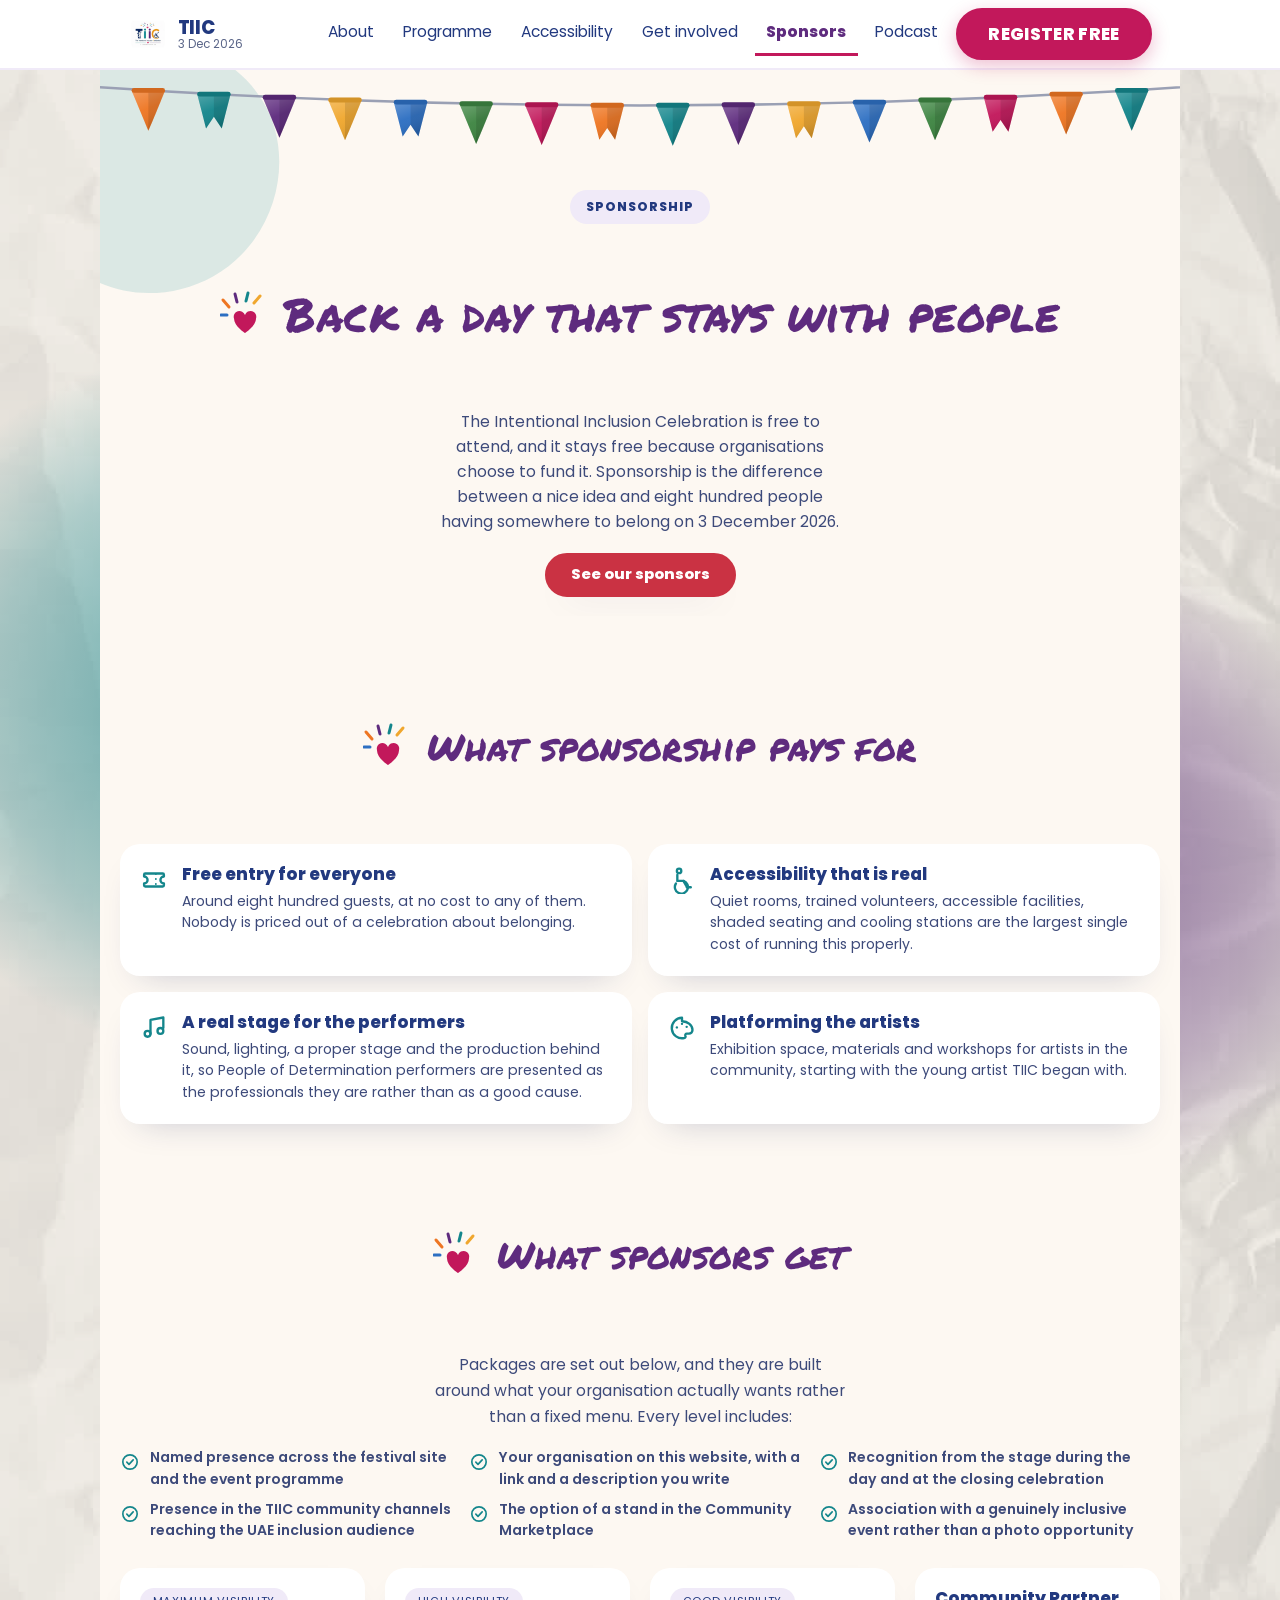
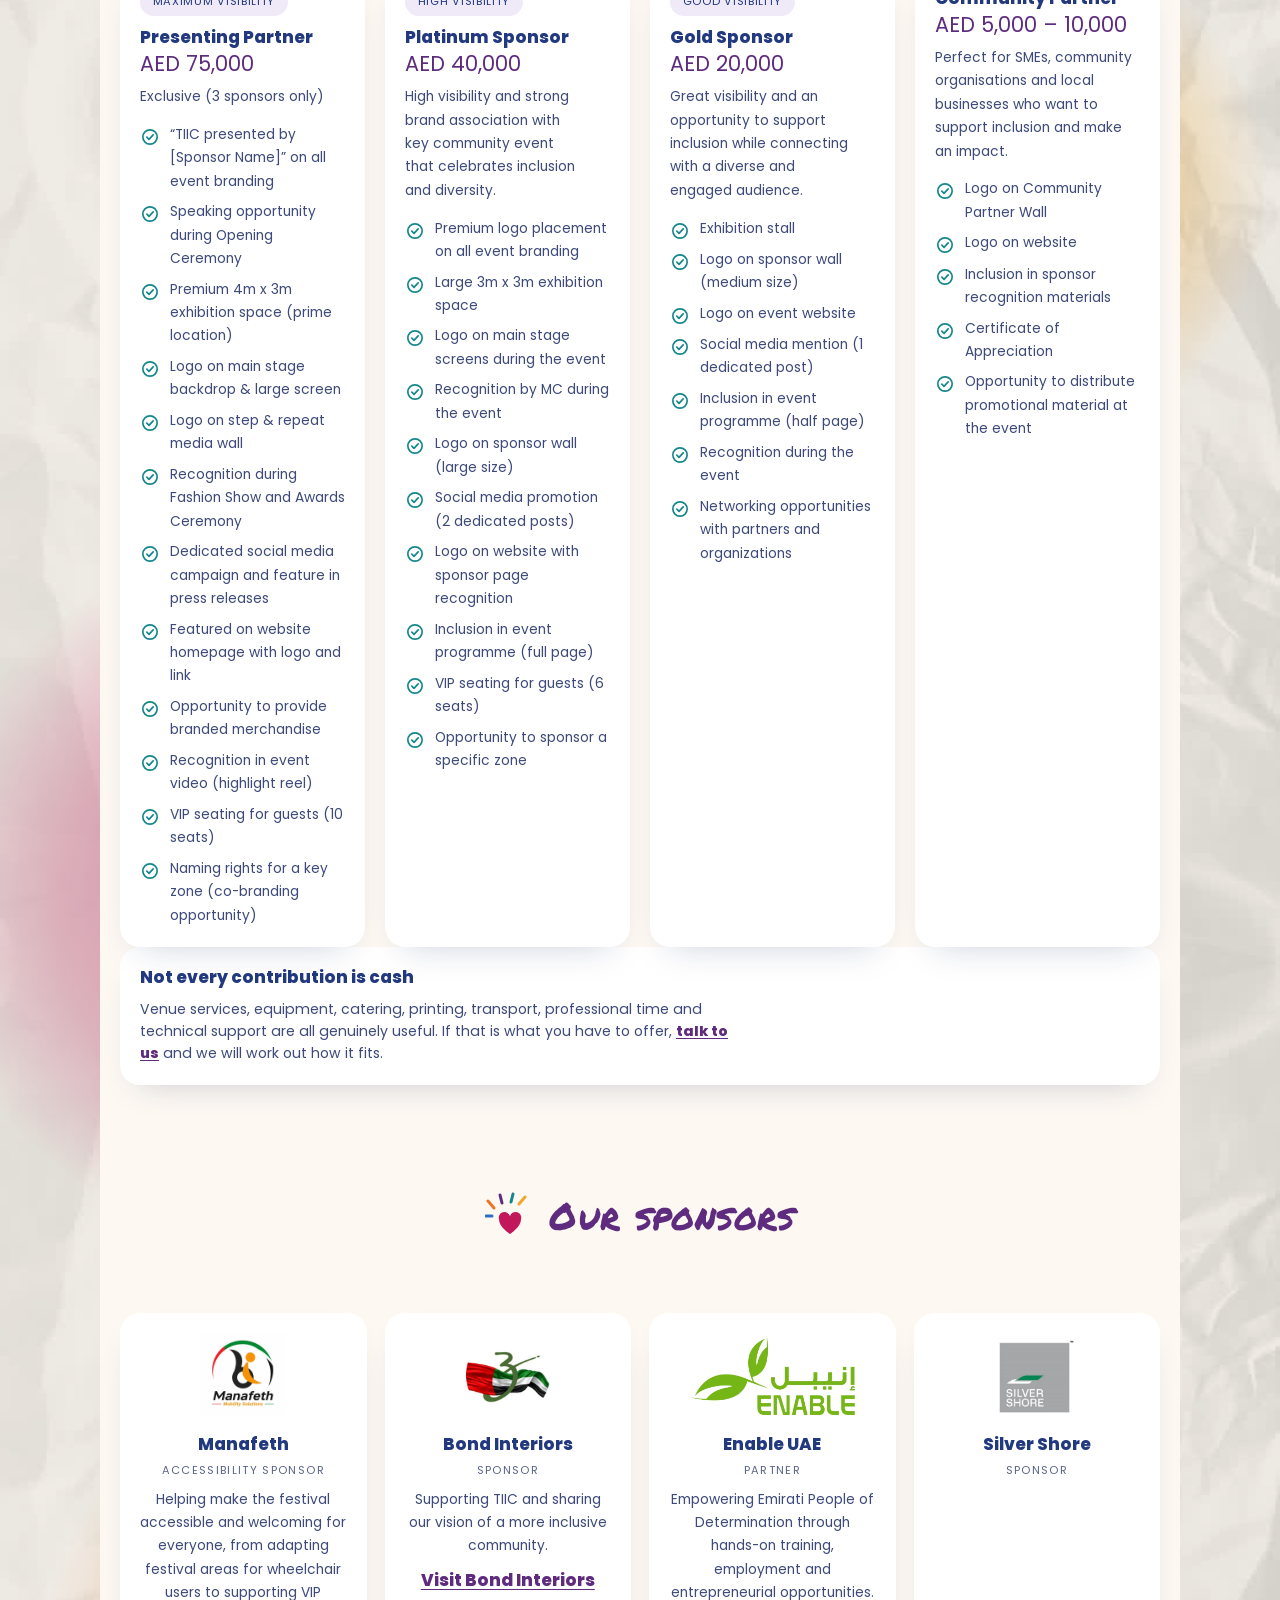
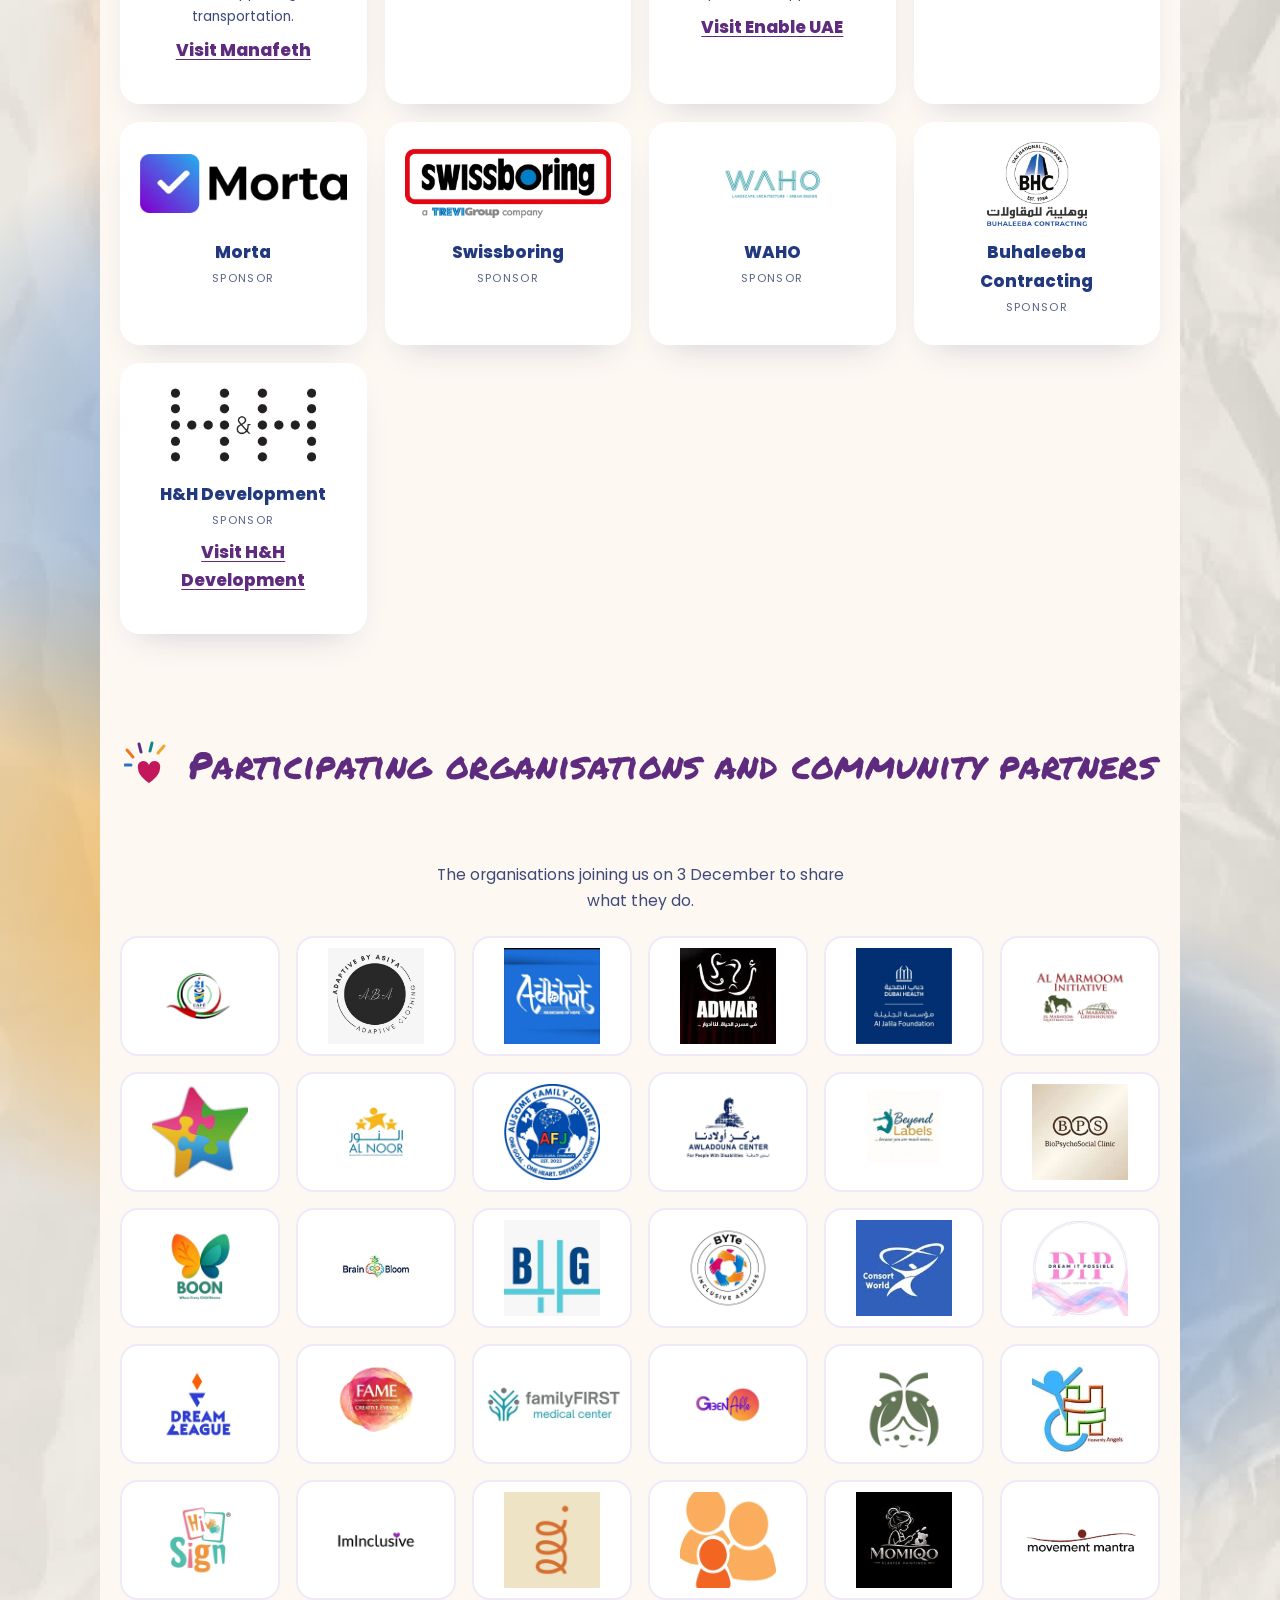
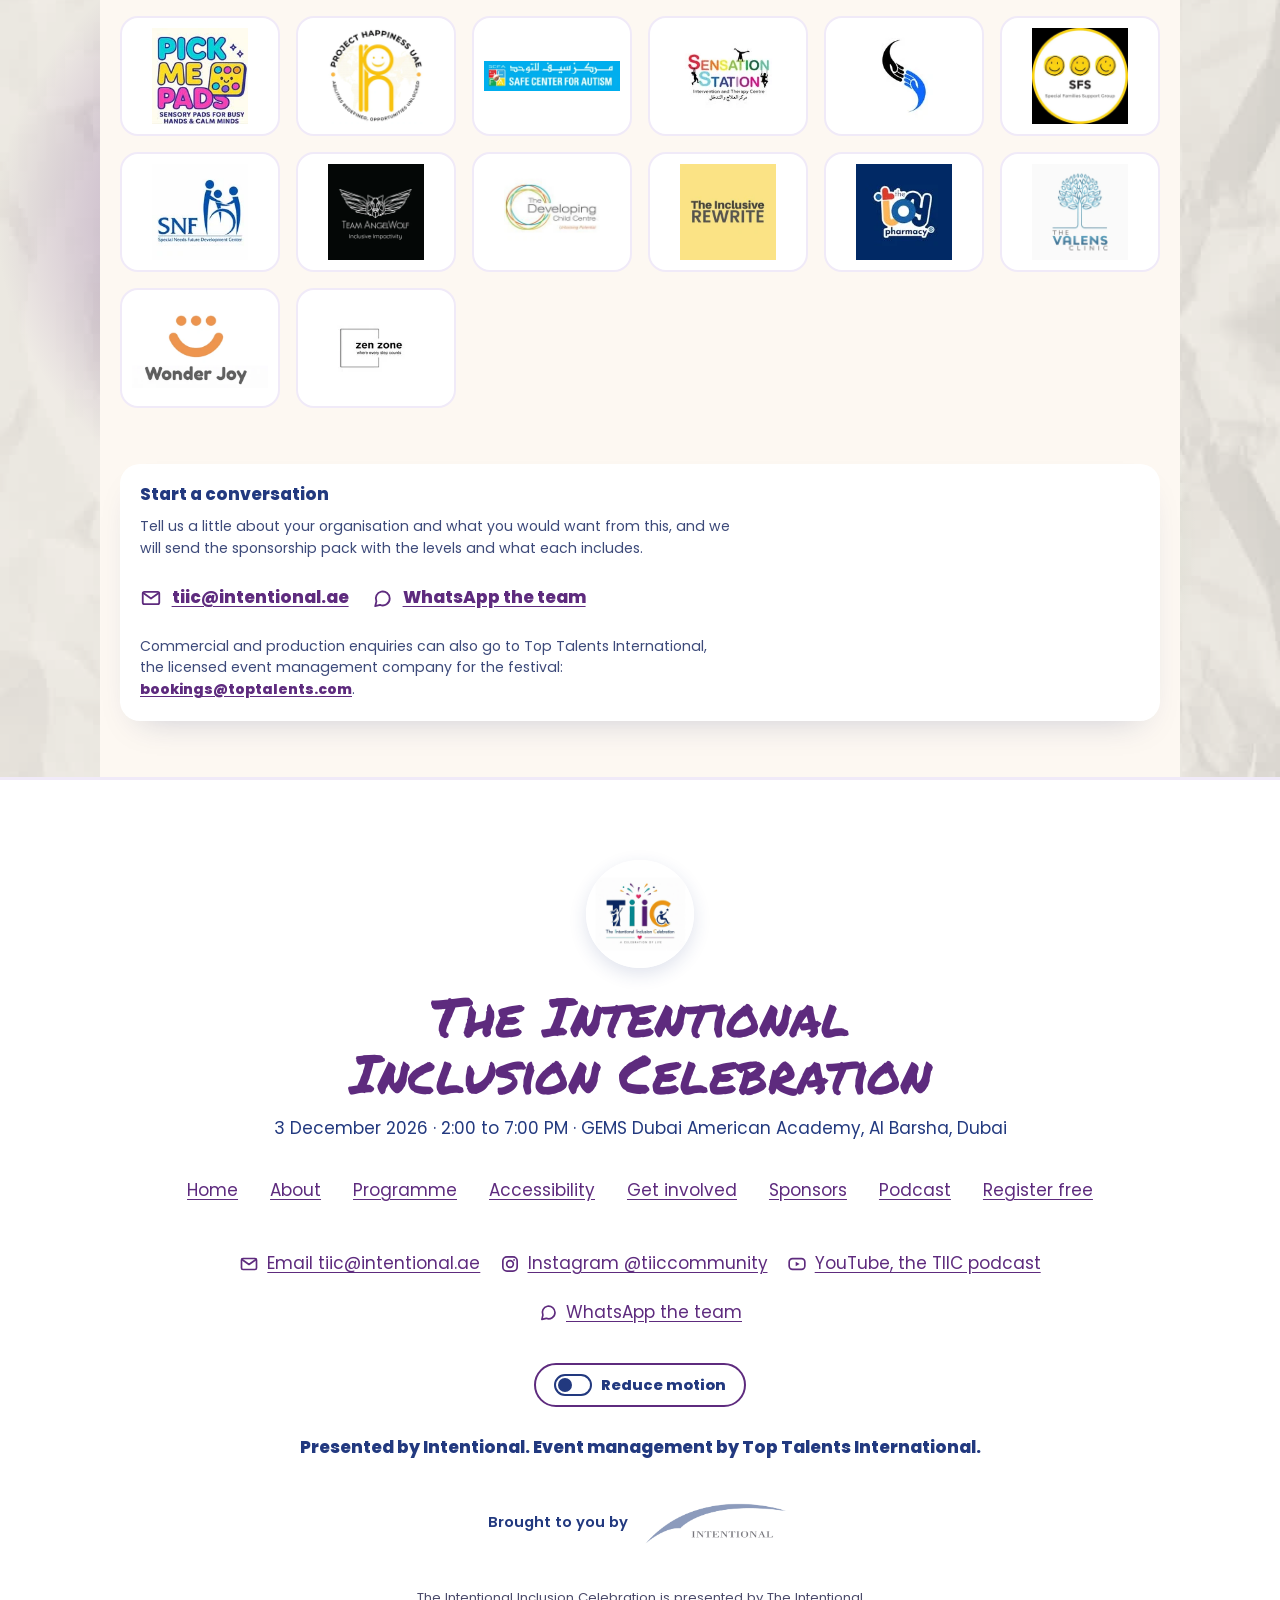
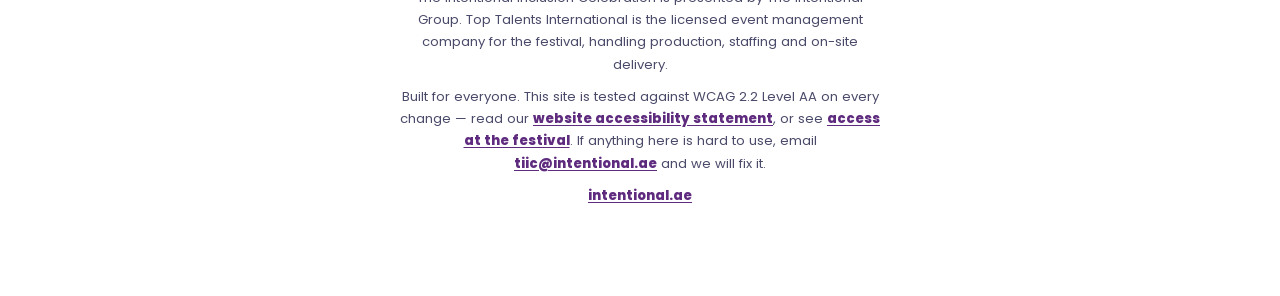
<file: sponsors/index.html>
<!DOCTYPE html><html lang="en"> <head><meta charset="utf-8"><meta name="viewport" content="width=device-width, initial-scale=1"><link rel="canonical" href="https://tiic.intentional.ae/sponsors/"><link rel="icon" href="/favicon.png" type="image/png"><link rel="apple-touch-icon" href="/favicon.png"><link rel="manifest" href="/site.webmanifest"><meta name="theme-color" content="#5E2B7E"><title>Sponsors · The Intentional Inclusion Celebration</title><meta name="description" content="Sponsorship keeps entry free for around eight hundred guests at TIIC, 3 December 2026. What it supports, and how to start a conversation."><meta property="og:type" content="website"><meta property="og:title" content="Sponsors · The Intentional Inclusion Celebration"><meta property="og:description" content="Sponsorship keeps entry free for around eight hundred guests at TIIC, 3 December 2026. What it supports, and how to start a conversation."><meta property="og:image" content="https://tiic.intentional.ae/assets/tiic-og.jpg"><meta property="og:image:width" content="1200"><meta property="og:image:height" content="630"><meta property="og:image:alt" content="The Intentional Inclusion Celebration, 3 Dec 2026"><meta property="og:url" content="https://tiic.intentional.ae/sponsors/"><meta property="og:locale" content="en_AE"><meta property="og:site_name" content="The Intentional Inclusion Celebration"><meta name="twitter:card" content="summary_large_image"><meta name="twitter:title" content="Sponsors · The Intentional Inclusion Celebration"><meta name="twitter:description" content="Sponsorship keeps entry free for around eight hundred guests at TIIC, 3 December 2026. What it supports, and how to start a conversation."><meta name="twitter:image" content="https://tiic.intentional.ae/assets/tiic-og.jpg"><meta name="twitter:image:alt" content="The Intentional Inclusion Celebration, 3 Dec 2026"><link rel="preload" href="/fonts/poppins-400.woff2" as="font" type="font/woff2" crossorigin><link rel="preload" href="/fonts/poppins-800.woff2" as="font" type="font/woff2" crossorigin><link rel="preload" href="/fonts/poppins-600.woff2" as="font" type="font/woff2" crossorigin><script type="application/ld+json">{"@context":"https://schema.org","@type":"Event","name":"The Intentional Inclusion Celebration","startDate":"2026-12-03T14:00:00+04:00","endDate":"2026-12-03T19:00:00+04:00","eventStatus":"https://schema.org/EventScheduled","eventAttendanceMode":"https://schema.org/OfflineEventAttendanceMode","isAccessibleForFree":true,"description":"The Intentional Inclusion Celebration is a free festival on 3 December 2026, 2:00 to 7:00 PM at GEMS Dubai American Academy, Al Barsha, Dubai. Free entry, everyone welcome.","url":"https://tiic.intentional.ae/","image":"https://tiic.intentional.ae/assets/tiic-og.jpg","location":{"@type":"Place","name":"GEMS Dubai American Academy","address":{"@type":"PostalAddress","addressLocality":"Al Barsha","addressRegion":"Dubai","addressCountry":"AE"}},"organizer":{"@type":"Organization","name":"The Intentional Group","url":"https://intentional.ae","sameAs":["https://instagram.com/tiiccommunity","https://www.youtube.com/@TheIntentionalInclusionCelebra"]},"offers":{"@type":"Offer","price":"0","priceCurrency":"AED","availability":"https://schema.org/InStock","url":"https://tiic.intentional.ae/register/","validFrom":"2026-09-07T00:00:00+04:00"}}</script><script type="application/ld+json">{"@context":"https://schema.org","@graph":[{"@type":"Organization","@id":"https://tiic.intentional.ae/#organization","name":"The Intentional Inclusion Celebration","alternateName":"TIIC","url":"https://tiic.intentional.ae/","logo":"https://tiic.intentional.ae/assets/tiic-logo.png","email":"tiic@intentional.ae","sameAs":["https://instagram.com/tiiccommunity","https://www.youtube.com/@TheIntentionalInclusionCelebra"],"parentOrganization":{"@type":"Organization","name":"The Intentional Group","url":"https://intentional.ae/"}},{"@type":"WebSite","@id":"https://tiic.intentional.ae/#website","name":"The Intentional Inclusion Celebration","url":"https://tiic.intentional.ae/","inLanguage":"en-AE","publisher":{"@id":"https://tiic.intentional.ae/#organization"}}]}</script><script type="application/ld+json">{"@context":"https://schema.org","@type":"BreadcrumbList","itemListElement":[{"@type":"ListItem","position":1,"name":"Home","item":"https://tiic.intentional.ae/"},{"@type":"ListItem","position":2,"name":"Sponsors","item":"https://tiic.intentional.ae/sponsors/"}]}</script><!--
      Set before paint, so the no-JS navigation never flashes open and no
      animation ever starts before we know whether it is wanted.

      data-motion is the single gate every animation in tiic.css keys off.
      The visitor's own choice wins; failing that, the operating system's
      setting decides. localStorage is wrapped because Safari throws on read
      in some private modes, and a thrown error here would take the whole
      inline script with it.
    --><script>
      (function () {
        var root = document.documentElement;
        root.classList.add('js');
        var choice = null;
        try { choice = localStorage.getItem('tiic-motion'); } catch (e) {}
        if (choice !== 'full' && choice !== 'reduce') {
          choice = window.matchMedia('(prefers-reduced-motion: reduce)').matches ? 'reduce' : 'full';
        }
        root.setAttribute('data-motion', choice);
      })();
    </script><link rel="stylesheet" href="/_astro/tiic.rwm_xhSe.css"><link rel="stylesheet" href="/_astro/BuntingCloth.BaNbUv2J.css"></head> <body>  <div class="shapefields" aria-hidden="true"> <div class="shapefield shapefield--keep" style="background-image:radial-gradient(closest-side, rgba(20,134,140,0.54) 0 28%, rgba(20,134,140,0.29700000000000004) 58%, transparent 82%),radial-gradient(closest-side, rgba(240,167,46,0.62) 0 28%, rgba(240,167,46,0.341) 58%, transparent 82%);background-size:92vw 72vw,78vw 61vw;background-position:8% 10%,74% 27%;--tx:12%;--ty:-270px;--dur:17s;--dly:-3s"></div><div class="shapefield" style="background-image:radial-gradient(closest-side, rgba(94,43,126,0.51) 0 28%, rgba(94,43,126,0.2805) 58%, transparent 82%),radial-gradient(closest-side, rgba(194,24,91,0.44) 0 28%, rgba(194,24,91,0.24200000000000002) 58%, transparent 82%);background-size:86vw 67vw,96vw 75vw;background-position:88% 13%,18% 37%;--tx:-13%;--ty:250px;--dur:23s;--dly:-11s"></div><div class="shapefield shapefield--keep" style="background-image:radial-gradient(closest-side, rgba(238,118,35,0.51) 0 28%, rgba(238,118,35,0.2805) 58%, transparent 82%),radial-gradient(closest-side, rgba(45,111,194,0.44) 0 28%, rgba(45,111,194,0.24200000000000002) 58%, transparent 82%);background-size:104vw 81vw,82vw 64vw;background-position:40% 49%,92% 66%;--tx:11%;--ty:300px;--dur:14s;--dly:-17s"></div><div class="shapefield" style="background-image:radial-gradient(closest-side, rgba(240,167,46,0.56) 0 28%, rgba(240,167,46,0.30800000000000005) 58%, transparent 82%),radial-gradient(closest-side, rgba(62,133,66,0.44) 0 28%, rgba(62,133,66,0.24200000000000002) 58%, transparent 82%);background-size:90vw 70vw,88vw 69vw;background-position:4% 61%,62% 80%;--tx:-12%;--ty:-285px;--dur:26s;--dly:-8s"></div><div class="shapefield" style="background-image:radial-gradient(closest-side, rgba(94,43,126,0.44) 0 28%, rgba(94,43,126,0.24200000000000002) 58%, transparent 82%),radial-gradient(closest-side, rgba(194,24,91,0.49) 0 28%, rgba(194,24,91,0.2695) 58%, transparent 82%);background-size:84vw 66vw,94vw 73vw;background-position:26% 75%,80% 91%;--tx:13%;--ty:235px;--dur:20s;--dly:-21s"></div><div class="shapefield" style="background-image:radial-gradient(closest-side, rgba(62,133,66,0.4) 0 28%, rgba(62,133,66,0.22000000000000003) 58%, transparent 82%),radial-gradient(closest-side, rgba(45,111,194,0.44) 0 28%, rgba(45,111,194,0.24200000000000002) 58%, transparent 82%);background-size:98vw 76vw,92vw 72vw;background-position:56% 20%,10% 55%;--tx:-11%;--ty:265px;--dur:19s;--dly:-14s"></div> </div> <a class="skip-link" href="#main-content">Skip to content</a> <header class="site-header"> <div class="wrap site-header-inner"> <a class="brand" href="/" aria-label="The Intentional Inclusion Celebration, home"> <img class="brand-badge" src="/favicon.png" width="512" height="512" alt=""> <span class="brand-text"> <span class="brand-name">TIIC</span> <span class="brand-date">3 Dec 2026</span> </span> </a> <button class="nav-toggle" type="button" aria-expanded="false" aria-controls="primary-nav" hidden> <span class="nav-toggle-bars" aria-hidden="true"><span></span><span></span><span></span></span>
Menu
</button> <nav id="primary-nav" class="primary-nav" aria-label="Primary"> <ul> <li> <a href="/about/"> About </a> </li><li> <a href="/programme/"> Programme </a> </li><li> <a href="/accessibility/"> Accessibility </a> </li><li> <a href="/get-involved/"> Get involved </a> </li><li> <a href="/sponsors/" aria-current="page" class="is-current"> Sponsors </a> </li><li> <a href="/podcast/"> Podcast </a> </li> <li class="nav-cta-item"> <a class="btn btn--sm" href="/register/"> Register free </a> </li> </ul> </nav> </div> </header><script type="module">var e=document.querySelector(`.nav-toggle`),t=document.getElementById(`primary-nav`),n=document.querySelector(`.site-header`);if(e&&t&&n){e.hidden=!1,n.classList.add(`has-toggle`);let t=()=>window.matchMedia(`(max-width: 899px)`).matches,r=t=>{e.setAttribute(`aria-expanded`,String(t)),n.classList.toggle(`nav-open`,t)};e.addEventListener(`click`,()=>{r(e.getAttribute(`aria-expanded`)!==`true`)}),document.addEventListener(`keydown`,t=>{t.key===`Escape`&&e.getAttribute(`aria-expanded`)===`true`&&(r(!1),e.focus())}),n.addEventListener(`focusout`,e=>{if(!t())return;let i=e.relatedTarget;i&&n.contains(i)||r(!1)}),window.matchMedia(`(max-width: 899px)`).addEventListener(`change`,()=>r(!1))}if(n){let e=n,t=!1,r=()=>{t=!1,e.classList.toggle(`is-stuck`,window.scrollY>8)};window.addEventListener(`scroll`,()=>{t||(t=!0,requestAnimationFrame(r))},{passive:!0}),r()}</script>  <main id="main-content" class="v2"> <div class="page-hero"> <div class="bunting bunting--rich" aria-hidden="true"> <svg viewBox="0 0 1200 120" preserveAspectRatio="xMidYMin slice" xmlns="http://www.w3.org/2000/svg"> <defs>  <linearGradient id="sheen" x1="0" y1="0" x2="0.35" y2="1"> <stop offset="0%" stop-color="#fff" stop-opacity="0.26"></stop> <stop offset="55%" stop-color="#fff" stop-opacity="0.04"></stop> <stop offset="100%" stop-color="#000" stop-opacity="0.10"></stop> </linearGradient> </defs> <path d="M0 14 Q600 58 1200 14" fill="none" stroke="#9aa0b4" stroke-width="2.5" stroke-linecap="round"></path> <g style="--sway-delay:0ms"> <path d="M16.333333333333336,16.376543209876544 L50.333333333333336,16.376543209876544 Q40.333333333333336,41.376543209876544 33.333333333333336,57.376543209876544 Q26.333333333333336,41.376543209876544 Z" fill="#C2185B"></path> <path d="M16.333333333333336,16.376543209876544 L50.333333333333336,16.376543209876544 Q40.333333333333336,41.376543209876544 33.333333333333336,57.376543209876544 Q26.333333333333336,41.376543209876544 Z" fill="url(#sheen)"></path> <path d="M33.333333333333336,16.376543209876544 L50.333333333333336,16.376543209876544 Q40.333333333333336,41.376543209876544 33.333333333333336,57.376543209876544 Z" fill="#000" opacity="0.10"></path> <rect x="16.333333333333336" y="13.876543209876544" width="34" height="5" rx="2.5" fill="#C2185B"></rect> <rect x="16.333333333333336" y="13.876543209876544" width="34" height="5" rx="2.5" fill="#000" opacity="0.12"></rect> </g><g style="--sway-delay:95ms"> <path d="M83,20.72222222222222 L117,20.72222222222222 Q107,45.72222222222222 100,61.72222222222222 Q93,45.72222222222222 Z" fill="#EE7623"></path> <path d="M83,20.72222222222222 L117,20.72222222222222 Q107,45.72222222222222 100,61.72222222222222 Q93,45.72222222222222 Z" fill="url(#sheen)"></path> <path d="M100,20.72222222222222 L117,20.72222222222222 Q107,45.72222222222222 100,61.72222222222222 Z" fill="#000" opacity="0.10"></path> <rect x="83" y="18.22222222222222" width="34" height="5" rx="2.5" fill="#EE7623"></rect> <rect x="83" y="18.22222222222222" width="34" height="5" rx="2.5" fill="#000" opacity="0.12"></rect> </g><g style="--sway-delay:190ms"> <path d="M149.66666666666669,24.524691358024693 L183.66666666666669,24.524691358024693 L174.66666666666669,59.5246913580247 L166.66666666666669,47.5246913580247 L158.66666666666669,59.5246913580247 Z" fill="#14868C"></path> <path d="M149.66666666666669,24.524691358024693 L183.66666666666669,24.524691358024693 L174.66666666666669,59.5246913580247 L166.66666666666669,47.5246913580247 L158.66666666666669,59.5246913580247 Z" fill="url(#sheen)"></path> <path d="M166.66666666666669,24.524691358024693 L183.66666666666669,24.524691358024693 L174.66666666666669,59.5246913580247 L166.66666666666669,47.5246913580247 Z" fill="#000" opacity="0.10"></path> <rect x="149.66666666666669" y="22.024691358024693" width="34" height="5" rx="2.5" fill="#14868C"></rect> <rect x="149.66666666666669" y="22.024691358024693" width="34" height="5" rx="2.5" fill="#000" opacity="0.12"></rect> </g><g style="--sway-delay:285ms"> <path d="M216.33333333333334,27.78395061728395 L250.33333333333334,27.78395061728395 Q240.33333333333334,52.78395061728395 233.33333333333334,68.78395061728395 Q226.33333333333334,52.78395061728395 Z" fill="#5E2B7E"></path> <path d="M216.33333333333334,27.78395061728395 L250.33333333333334,27.78395061728395 Q240.33333333333334,52.78395061728395 233.33333333333334,68.78395061728395 Q226.33333333333334,52.78395061728395 Z" fill="url(#sheen)"></path> <path d="M233.33333333333334,27.78395061728395 L250.33333333333334,27.78395061728395 Q240.33333333333334,52.78395061728395 233.33333333333334,68.78395061728395 Z" fill="#000" opacity="0.10"></path> <rect x="216.33333333333334" y="25.28395061728395" width="34" height="5" rx="2.5" fill="#5E2B7E"></rect> <rect x="216.33333333333334" y="25.28395061728395" width="34" height="5" rx="2.5" fill="#000" opacity="0.12"></rect> </g><g style="--sway-delay:380ms"> <path d="M283,30.5 L317,30.5 Q307,55.5 300,71.5 Q293,55.5 Z" fill="#F0A72E"></path> <path d="M283,30.5 L317,30.5 Q307,55.5 300,71.5 Q293,55.5 Z" fill="url(#sheen)"></path> <path d="M300,30.5 L317,30.5 Q307,55.5 300,71.5 Z" fill="#000" opacity="0.10"></path> <rect x="283" y="28" width="34" height="5" rx="2.5" fill="#F0A72E"></rect> <rect x="283" y="28" width="34" height="5" rx="2.5" fill="#000" opacity="0.12"></rect> </g><g style="--sway-delay:475ms"> <path d="M349.6666666666667,32.67283950617284 L383.6666666666667,32.67283950617284 L374.6666666666667,67.67283950617283 L366.6666666666667,55.67283950617284 L358.6666666666667,67.67283950617283 Z" fill="#2D6FC2"></path> <path d="M349.6666666666667,32.67283950617284 L383.6666666666667,32.67283950617284 L374.6666666666667,67.67283950617283 L366.6666666666667,55.67283950617284 L358.6666666666667,67.67283950617283 Z" fill="url(#sheen)"></path> <path d="M366.6666666666667,32.67283950617284 L383.6666666666667,32.67283950617284 L374.6666666666667,67.67283950617283 L366.6666666666667,55.67283950617284 Z" fill="#000" opacity="0.10"></path> <rect x="349.6666666666667" y="30.172839506172842" width="34" height="5" rx="2.5" fill="#2D6FC2"></rect> <rect x="349.6666666666667" y="30.172839506172842" width="34" height="5" rx="2.5" fill="#000" opacity="0.12"></rect> </g><g style="--sway-delay:570ms"> <path d="M416.3333333333333,34.30246913580247 L450.3333333333333,34.30246913580247 Q440.3333333333333,59.30246913580247 433.3333333333333,75.30246913580247 Q426.3333333333333,59.30246913580247 Z" fill="#3E8542"></path> <path d="M416.3333333333333,34.30246913580247 L450.3333333333333,34.30246913580247 Q440.3333333333333,59.30246913580247 433.3333333333333,75.30246913580247 Q426.3333333333333,59.30246913580247 Z" fill="url(#sheen)"></path> <path d="M433.3333333333333,34.30246913580247 L450.3333333333333,34.30246913580247 Q440.3333333333333,59.30246913580247 433.3333333333333,75.30246913580247 Z" fill="#000" opacity="0.10"></path> <rect x="416.3333333333333" y="31.80246913580247" width="34" height="5" rx="2.5" fill="#3E8542"></rect> <rect x="416.3333333333333" y="31.80246913580247" width="34" height="5" rx="2.5" fill="#000" opacity="0.12"></rect> </g><g style="--sway-delay:665ms"> <path d="M483,35.388888888888886 L517,35.388888888888886 Q507,60.388888888888886 500,76.38888888888889 Q493,60.388888888888886 Z" fill="#C2185B"></path> <path d="M483,35.388888888888886 L517,35.388888888888886 Q507,60.388888888888886 500,76.38888888888889 Q493,60.388888888888886 Z" fill="url(#sheen)"></path> <path d="M500,35.388888888888886 L517,35.388888888888886 Q507,60.388888888888886 500,76.38888888888889 Z" fill="#000" opacity="0.10"></path> <rect x="483" y="32.888888888888886" width="34" height="5" rx="2.5" fill="#C2185B"></rect> <rect x="483" y="32.888888888888886" width="34" height="5" rx="2.5" fill="#000" opacity="0.12"></rect> </g><g style="--sway-delay:760ms"> <path d="M549.6666666666667,35.932098765432094 L583.6666666666667,35.932098765432094 L574.6666666666667,70.9320987654321 L566.6666666666667,58.932098765432094 L558.6666666666667,70.9320987654321 Z" fill="#EE7623"></path> <path d="M549.6666666666667,35.932098765432094 L583.6666666666667,35.932098765432094 L574.6666666666667,70.9320987654321 L566.6666666666667,58.932098765432094 L558.6666666666667,70.9320987654321 Z" fill="url(#sheen)"></path> <path d="M566.6666666666667,35.932098765432094 L583.6666666666667,35.932098765432094 L574.6666666666667,70.9320987654321 L566.6666666666667,58.932098765432094 Z" fill="#000" opacity="0.10"></path> <rect x="549.6666666666667" y="33.432098765432094" width="34" height="5" rx="2.5" fill="#EE7623"></rect> <rect x="549.6666666666667" y="33.432098765432094" width="34" height="5" rx="2.5" fill="#000" opacity="0.12"></rect> </g><g style="--sway-delay:855ms"> <path d="M616.3333333333334,35.9320987654321 L650.3333333333334,35.9320987654321 Q640.3333333333334,60.9320987654321 633.3333333333334,76.9320987654321 Q626.3333333333334,60.9320987654321 Z" fill="#14868C"></path> <path d="M616.3333333333334,35.9320987654321 L650.3333333333334,35.9320987654321 Q640.3333333333334,60.9320987654321 633.3333333333334,76.9320987654321 Q626.3333333333334,60.9320987654321 Z" fill="url(#sheen)"></path> <path d="M633.3333333333334,35.9320987654321 L650.3333333333334,35.9320987654321 Q640.3333333333334,60.9320987654321 633.3333333333334,76.9320987654321 Z" fill="#000" opacity="0.10"></path> <rect x="616.3333333333334" y="33.4320987654321" width="34" height="5" rx="2.5" fill="#14868C"></rect> <rect x="616.3333333333334" y="33.4320987654321" width="34" height="5" rx="2.5" fill="#000" opacity="0.12"></rect> </g><g style="--sway-delay:950ms"> <path d="M683.0000000000001,35.388888888888886 L717.0000000000001,35.388888888888886 Q707.0000000000001,60.388888888888886 700.0000000000001,76.38888888888889 Q693.0000000000001,60.388888888888886 Z" fill="#5E2B7E"></path> <path d="M683.0000000000001,35.388888888888886 L717.0000000000001,35.388888888888886 Q707.0000000000001,60.388888888888886 700.0000000000001,76.38888888888889 Q693.0000000000001,60.388888888888886 Z" fill="url(#sheen)"></path> <path d="M700.0000000000001,35.388888888888886 L717.0000000000001,35.388888888888886 Q707.0000000000001,60.388888888888886 700.0000000000001,76.38888888888889 Z" fill="#000" opacity="0.10"></path> <rect x="683.0000000000001" y="32.888888888888886" width="34" height="5" rx="2.5" fill="#5E2B7E"></rect> <rect x="683.0000000000001" y="32.888888888888886" width="34" height="5" rx="2.5" fill="#000" opacity="0.12"></rect> </g><g style="--sway-delay:1045ms"> <path d="M749.6666666666667,34.30246913580247 L783.6666666666667,34.30246913580247 L774.6666666666667,69.30246913580247 L766.6666666666667,57.30246913580247 L758.6666666666667,69.30246913580247 Z" fill="#F0A72E"></path> <path d="M749.6666666666667,34.30246913580247 L783.6666666666667,34.30246913580247 L774.6666666666667,69.30246913580247 L766.6666666666667,57.30246913580247 L758.6666666666667,69.30246913580247 Z" fill="url(#sheen)"></path> <path d="M766.6666666666667,34.30246913580247 L783.6666666666667,34.30246913580247 L774.6666666666667,69.30246913580247 L766.6666666666667,57.30246913580247 Z" fill="#000" opacity="0.10"></path> <rect x="749.6666666666667" y="31.80246913580247" width="34" height="5" rx="2.5" fill="#F0A72E"></rect> <rect x="749.6666666666667" y="31.80246913580247" width="34" height="5" rx="2.5" fill="#000" opacity="0.12"></rect> </g><g style="--sway-delay:1140ms"> <path d="M816.3333333333334,32.672839506172835 L850.3333333333334,32.672839506172835 Q840.3333333333334,57.672839506172835 833.3333333333334,73.67283950617283 Q826.3333333333334,57.672839506172835 Z" fill="#2D6FC2"></path> <path d="M816.3333333333334,32.672839506172835 L850.3333333333334,32.672839506172835 Q840.3333333333334,57.672839506172835 833.3333333333334,73.67283950617283 Q826.3333333333334,57.672839506172835 Z" fill="url(#sheen)"></path> <path d="M833.3333333333334,32.672839506172835 L850.3333333333334,32.672839506172835 Q840.3333333333334,57.672839506172835 833.3333333333334,73.67283950617283 Z" fill="#000" opacity="0.10"></path> <rect x="816.3333333333334" y="30.172839506172835" width="34" height="5" rx="2.5" fill="#2D6FC2"></rect> <rect x="816.3333333333334" y="30.172839506172835" width="34" height="5" rx="2.5" fill="#000" opacity="0.12"></rect> </g><g style="--sway-delay:1235ms"> <path d="M883.0000000000001,30.499999999999996 L917.0000000000001,30.499999999999996 Q907.0000000000001,55.5 900.0000000000001,71.5 Q893.0000000000001,55.5 Z" fill="#3E8542"></path> <path d="M883.0000000000001,30.499999999999996 L917.0000000000001,30.499999999999996 Q907.0000000000001,55.5 900.0000000000001,71.5 Q893.0000000000001,55.5 Z" fill="url(#sheen)"></path> <path d="M900.0000000000001,30.499999999999996 L917.0000000000001,30.499999999999996 Q907.0000000000001,55.5 900.0000000000001,71.5 Z" fill="#000" opacity="0.10"></path> <rect x="883.0000000000001" y="27.999999999999996" width="34" height="5" rx="2.5" fill="#3E8542"></rect> <rect x="883.0000000000001" y="27.999999999999996" width="34" height="5" rx="2.5" fill="#000" opacity="0.12"></rect> </g><g style="--sway-delay:1330ms"> <path d="M949.6666666666667,27.78395061728395 L983.6666666666667,27.78395061728395 L974.6666666666667,62.78395061728395 L966.6666666666667,50.78395061728395 L958.6666666666667,62.78395061728395 Z" fill="#C2185B"></path> <path d="M949.6666666666667,27.78395061728395 L983.6666666666667,27.78395061728395 L974.6666666666667,62.78395061728395 L966.6666666666667,50.78395061728395 L958.6666666666667,62.78395061728395 Z" fill="url(#sheen)"></path> <path d="M966.6666666666667,27.78395061728395 L983.6666666666667,27.78395061728395 L974.6666666666667,62.78395061728395 L966.6666666666667,50.78395061728395 Z" fill="#000" opacity="0.10"></path> <rect x="949.6666666666667" y="25.28395061728395" width="34" height="5" rx="2.5" fill="#C2185B"></rect> <rect x="949.6666666666667" y="25.28395061728395" width="34" height="5" rx="2.5" fill="#000" opacity="0.12"></rect> </g><g style="--sway-delay:1425ms"> <path d="M1016.3333333333335,24.524691358024683 L1050.3333333333335,24.524691358024683 Q1040.3333333333335,49.52469135802468 1033.3333333333335,65.52469135802468 Q1026.3333333333335,49.52469135802468 Z" fill="#EE7623"></path> <path d="M1016.3333333333335,24.524691358024683 L1050.3333333333335,24.524691358024683 Q1040.3333333333335,49.52469135802468 1033.3333333333335,65.52469135802468 Q1026.3333333333335,49.52469135802468 Z" fill="url(#sheen)"></path> <path d="M1033.3333333333335,24.524691358024683 L1050.3333333333335,24.524691358024683 Q1040.3333333333335,49.52469135802468 1033.3333333333335,65.52469135802468 Z" fill="#000" opacity="0.10"></path> <rect x="1016.3333333333335" y="22.024691358024683" width="34" height="5" rx="2.5" fill="#EE7623"></rect> <rect x="1016.3333333333335" y="22.024691358024683" width="34" height="5" rx="2.5" fill="#000" opacity="0.12"></rect> </g><g style="--sway-delay:1520ms"> <path d="M1083,20.722222222222225 L1117,20.722222222222225 Q1107,45.72222222222223 1100,61.72222222222223 Q1093,45.72222222222223 Z" fill="#14868C"></path> <path d="M1083,20.722222222222225 L1117,20.722222222222225 Q1107,45.72222222222223 1100,61.72222222222223 Q1093,45.72222222222223 Z" fill="url(#sheen)"></path> <path d="M1100,20.722222222222225 L1117,20.722222222222225 Q1107,45.72222222222223 1100,61.72222222222223 Z" fill="#000" opacity="0.10"></path> <rect x="1083" y="18.222222222222225" width="34" height="5" rx="2.5" fill="#14868C"></rect> <rect x="1083" y="18.222222222222225" width="34" height="5" rx="2.5" fill="#000" opacity="0.12"></rect> </g><g style="--sway-delay:1615ms"> <path d="M1149.6666666666667,16.376543209876534 L1183.6666666666667,16.376543209876534 L1174.6666666666667,51.37654320987653 L1166.6666666666667,39.37654320987653 L1158.6666666666667,51.37654320987653 Z" fill="#5E2B7E"></path> <path d="M1149.6666666666667,16.376543209876534 L1183.6666666666667,16.376543209876534 L1174.6666666666667,51.37654320987653 L1166.6666666666667,39.37654320987653 L1158.6666666666667,51.37654320987653 Z" fill="url(#sheen)"></path> <path d="M1166.6666666666667,16.376543209876534 L1183.6666666666667,16.376543209876534 L1174.6666666666667,51.37654320987653 L1166.6666666666667,39.37654320987653 Z" fill="#000" opacity="0.10"></path> <rect x="1149.6666666666667" y="13.876543209876534" width="34" height="5" rx="2.5" fill="#5E2B7E"></rect> <rect x="1149.6666666666667" y="13.876543209876534" width="34" height="5" rx="2.5" fill="#000" opacity="0.12"></rect> </g> </svg> </div> <div class="decor" aria-hidden="true"> <span class="blob blob--teal"> <svg viewBox="0 0 200 200" xmlns="http://www.w3.org/2000/svg"> <path d="M45,15 C90,0 140,10 165,50 C190,90 175,150 130,175 C85,200 25,185 10,135 C-5,85 5,30 45,15 Z" fill="#14868C" opacity="0.14"></path> </svg> </span>  </div> <div class="wrap page-hero-inner"> <p class="page-eyebrow"> Sponsorship </p> <h1> <svg class="doodle" aria-hidden="true"><use href="#doodle"></use></svg> Back a day that stays with people </h1> <p class="page-intro">The Intentional Inclusion Celebration is free to attend, and it stays free because organisations choose to fund it. Sponsorship is the difference between a nice idea and eight hundred people having somewhere to belong on 3 December 2026.</p>  <p class="center hero-jump"><a class="btn btn--sm" href="#current-h">See our sponsors</a></p>  </div> </div> <section class="section section--tight" aria-labelledby="supports-h"> <div class="decor" aria-hidden="true"> <span class="blob blob--purple"> <svg viewBox="0 0 200 200" xmlns="http://www.w3.org/2000/svg"> <path d="M45,15 C90,0 140,10 165,50 C190,90 175,150 130,175 C85,200 25,185 10,135 C-5,85 5,30 45,15 Z" fill="#5E2B7E" opacity="0.12"></path> </svg> </span>  </div> <div class="wrap"> <h2 id="supports-h" class="mhead"><svg class="doodle" aria-hidden="true"><use href="#doodle"></use></svg>What sponsorship pays for</h2> <ul class="reasons stagger"> <li> <svg class="icon" aria-hidden="true"><use href="#i-ticket"></use></svg> <div> <h3>Free entry for everyone</h3> <p>Around eight hundred guests, at no cost to any of them. Nobody is priced out of a celebration about belonging.</p> </div> </li><li> <svg class="icon" aria-hidden="true"><use href="#i-wheelchair"></use></svg> <div> <h3>Accessibility that is real</h3> <p>Quiet rooms, trained volunteers, accessible facilities, shaded seating and cooling stations are the largest single cost of running this properly.</p> </div> </li><li> <svg class="icon" aria-hidden="true"><use href="#i-music"></use></svg> <div> <h3>A real stage for the performers</h3> <p>Sound, lighting, a proper stage and the production behind it, so People of Determination performers are presented as the professionals they are rather than as a good cause.</p> </div> </li><li> <svg class="icon" aria-hidden="true"><use href="#i-palette"></use></svg> <div> <h3>Platforming the artists</h3> <p>Exhibition space, materials and workshops for artists in the community, starting with the young artist TIIC began with.</p> </div> </li> </ul> </div> </section> <section class="section section--tight" aria-labelledby="offer-h"> <div class="wrap"> <h2 id="offer-h" class="mhead"><svg class="doodle" aria-hidden="true"><use href="#doodle"></use></svg>What sponsors get</h2> <p class="lead"> Packages are set out below, and they are built around what your organisation actually wants rather than a fixed menu. Every level includes: </p> <ul class="welcome-list"> <li><svg class="icon" aria-hidden="true"><use href="#i-check"></use></svg>Named presence across the festival site and the event programme</li><li><svg class="icon" aria-hidden="true"><use href="#i-check"></use></svg>Your organisation on this website, with a link and a description you write</li><li><svg class="icon" aria-hidden="true"><use href="#i-check"></use></svg>Recognition from the stage during the day and at the closing celebration</li><li><svg class="icon" aria-hidden="true"><use href="#i-check"></use></svg>Presence in the TIIC community channels reaching the UAE inclusion audience</li><li><svg class="icon" aria-hidden="true"><use href="#i-check"></use></svg>The option of a stand in the Community Marketplace</li><li><svg class="icon" aria-hidden="true"><use href="#i-check"></use></svg>Association with a genuinely inclusive event rather than a photo opportunity</li> </ul>  <ul class="tier-list stagger"> <li class="tier"> <p class="tier-badge">Maximum visibility</p> <h3>Presenting Partner</h3> <p class="tier-price"> AED 75,000 </p> <p class="tier-summary">Exclusive (3 sponsors only)</p> <ul class="tier-includes"> <li><svg class="icon" aria-hidden="true"><use href="#i-check"></use></svg>“TIIC presented by [Sponsor Name]” on all event branding</li><li><svg class="icon" aria-hidden="true"><use href="#i-check"></use></svg>Speaking opportunity during Opening Ceremony</li><li><svg class="icon" aria-hidden="true"><use href="#i-check"></use></svg>Premium 4m x 3m exhibition space (prime location)</li><li><svg class="icon" aria-hidden="true"><use href="#i-check"></use></svg>Logo on main stage backdrop &amp; large screen</li><li><svg class="icon" aria-hidden="true"><use href="#i-check"></use></svg>Logo on step &amp; repeat media wall</li><li><svg class="icon" aria-hidden="true"><use href="#i-check"></use></svg>Recognition during Fashion Show and Awards Ceremony</li><li><svg class="icon" aria-hidden="true"><use href="#i-check"></use></svg>Dedicated social media campaign and feature in press releases</li><li><svg class="icon" aria-hidden="true"><use href="#i-check"></use></svg>Featured on website homepage with logo and link</li><li><svg class="icon" aria-hidden="true"><use href="#i-check"></use></svg>Opportunity to provide branded merchandise</li><li><svg class="icon" aria-hidden="true"><use href="#i-check"></use></svg>Recognition in event video (highlight reel)</li><li><svg class="icon" aria-hidden="true"><use href="#i-check"></use></svg>VIP seating for guests (10 seats)</li><li><svg class="icon" aria-hidden="true"><use href="#i-check"></use></svg>Naming rights for a key zone (co-branding opportunity)</li> </ul> </li><li class="tier"> <p class="tier-badge">High visibility</p> <h3>Platinum Sponsor</h3> <p class="tier-price"> AED 40,000 </p> <p class="tier-summary">High visibility and strong brand association with key community event that celebrates inclusion and diversity.</p> <ul class="tier-includes"> <li><svg class="icon" aria-hidden="true"><use href="#i-check"></use></svg>Premium logo placement on all event branding</li><li><svg class="icon" aria-hidden="true"><use href="#i-check"></use></svg>Large 3m x 3m exhibition space</li><li><svg class="icon" aria-hidden="true"><use href="#i-check"></use></svg>Logo on main stage screens during the event</li><li><svg class="icon" aria-hidden="true"><use href="#i-check"></use></svg>Recognition by MC during the event</li><li><svg class="icon" aria-hidden="true"><use href="#i-check"></use></svg>Logo on sponsor wall (large size)</li><li><svg class="icon" aria-hidden="true"><use href="#i-check"></use></svg>Social media promotion (2 dedicated posts)</li><li><svg class="icon" aria-hidden="true"><use href="#i-check"></use></svg>Logo on website with sponsor page recognition</li><li><svg class="icon" aria-hidden="true"><use href="#i-check"></use></svg>Inclusion in event programme (full page)</li><li><svg class="icon" aria-hidden="true"><use href="#i-check"></use></svg>VIP seating for guests (6 seats)</li><li><svg class="icon" aria-hidden="true"><use href="#i-check"></use></svg>Opportunity to sponsor a specific zone</li> </ul> </li><li class="tier"> <p class="tier-badge">Good visibility</p> <h3>Gold Sponsor</h3> <p class="tier-price"> AED 20,000 </p> <p class="tier-summary">Great visibility and an opportunity to support inclusion while connecting with a diverse and engaged audience.</p> <ul class="tier-includes"> <li><svg class="icon" aria-hidden="true"><use href="#i-check"></use></svg>Exhibition stall</li><li><svg class="icon" aria-hidden="true"><use href="#i-check"></use></svg>Logo on sponsor wall (medium size)</li><li><svg class="icon" aria-hidden="true"><use href="#i-check"></use></svg>Logo on event website</li><li><svg class="icon" aria-hidden="true"><use href="#i-check"></use></svg>Social media mention (1 dedicated post)</li><li><svg class="icon" aria-hidden="true"><use href="#i-check"></use></svg>Inclusion in event programme (half page)</li><li><svg class="icon" aria-hidden="true"><use href="#i-check"></use></svg>Recognition during the event</li><li><svg class="icon" aria-hidden="true"><use href="#i-check"></use></svg>Networking opportunities with partners and organizations</li> </ul> </li><li class="tier">  <h3>Community Partner</h3> <p class="tier-price"> AED 5,000 – 10,000 </p> <p class="tier-summary">Perfect for SMEs, community organisations and local businesses who want to support inclusion and make an impact.</p> <ul class="tier-includes"> <li><svg class="icon" aria-hidden="true"><use href="#i-check"></use></svg>Logo on Community Partner Wall</li><li><svg class="icon" aria-hidden="true"><use href="#i-check"></use></svg>Logo on website</li><li><svg class="icon" aria-hidden="true"><use href="#i-check"></use></svg>Inclusion in sponsor recognition materials</li><li><svg class="icon" aria-hidden="true"><use href="#i-check"></use></svg>Certificate of Appreciation</li><li><svg class="icon" aria-hidden="true"><use href="#i-check"></use></svg>Opportunity to distribute promotional material at the event</li> </ul> </li> </ul> <div class="callout callout--peach">  <h3>Not every contribution is cash</h3> <p>
Venue services, equipment, catering, printing, transport, professional time and
            technical support are all genuinely useful. If that is what you have to offer,
<a href="mailto:tiic@intentional.ae">talk to us</a> and we will work out how it fits.
</p> </div> </div> </section> <section class="section section--tight" aria-labelledby="current-h"> <div class="wrap"> <h2 id="current-h" class="mhead"><svg class="doodle" aria-hidden="true"><use href="#doodle"></use></svg>Our sponsors</h2> <ul class="sponsor-grid stagger"> <li class="sponsor-card">  <div class="sponsor-logo"> <img src="/assets/sponsors/manafeth.png" alt="" loading="lazy" decoding="async"> </div> <span class="sponsor-name">Manafeth</span> <p class="sponsor-role-line">Accessibility Sponsor</p> <p class="sponsor-blurb">Helping make the festival accessible and welcoming for everyone, from adapting festival areas for wheelchair users to supporting VIP transportation.</p> <p class="sponsor-link"> <a href="https://www.instagram.com/manafethme/" target="_blank" rel="noopener noreferrer">
Visit Manafeth<span class="vh"> (opens in a new tab)</span> </a> </p> </li><li class="sponsor-card">  <div class="sponsor-logo"> <img src="/assets/sponsors/bond-interiors.png" alt="" loading="lazy" decoding="async"> </div> <span class="sponsor-name">Bond Interiors</span> <p class="sponsor-role-line">Sponsor</p> <p class="sponsor-blurb">Supporting TIIC and sharing our vision of a more inclusive community.</p> <p class="sponsor-link"> <a href="https://www.instagram.com/bondinteriors/" target="_blank" rel="noopener noreferrer">
Visit Bond Interiors<span class="vh"> (opens in a new tab)</span> </a> </p> </li><li class="sponsor-card">  <div class="sponsor-logo"> <img src="/assets/sponsors/enable-uae.webp" alt="" loading="lazy" decoding="async"> </div> <span class="sponsor-name">Enable UAE</span> <p class="sponsor-role-line">Partner</p> <p class="sponsor-blurb">Empowering Emirati People of Determination through hands-on training, employment and entrepreneurial opportunities.</p> <p class="sponsor-link"> <a href="https://www.instagram.com/enable.uae/" target="_blank" rel="noopener noreferrer">
Visit Enable UAE<span class="vh"> (opens in a new tab)</span> </a> </p> </li><li class="sponsor-card">  <div class="sponsor-logo"> <img src="/assets/sponsors/silver-shore.webp" alt="" loading="lazy" decoding="async"> </div> <span class="sponsor-name">Silver Shore</span> <p class="sponsor-role-line">Sponsor</p>   </li><li class="sponsor-card">  <div class="sponsor-logo"> <img src="/assets/sponsors/morta.webp" alt="" loading="lazy" decoding="async"> </div> <span class="sponsor-name">Morta</span> <p class="sponsor-role-line">Sponsor</p>   </li><li class="sponsor-card">  <div class="sponsor-logo"> <img src="/assets/sponsors/swissboring.webp" alt="" loading="lazy" decoding="async"> </div> <span class="sponsor-name">Swissboring</span> <p class="sponsor-role-line">Sponsor</p>   </li><li class="sponsor-card">  <div class="sponsor-logo"> <img src="/assets/sponsors/waho.webp" alt="" loading="lazy" decoding="async"> </div> <span class="sponsor-name">WAHO</span> <p class="sponsor-role-line">Sponsor</p>   </li><li class="sponsor-card">  <div class="sponsor-logo"> <img src="/assets/sponsors/buhaleeba-contracting.webp" alt="" loading="lazy" decoding="async"> </div> <span class="sponsor-name">Buhaleeba Contracting</span> <p class="sponsor-role-line">Sponsor</p>   </li><li class="sponsor-card">  <div class="sponsor-logo"> <img src="/assets/sponsors/h-and-h-development.webp" alt="" loading="lazy" decoding="async"> </div> <span class="sponsor-name">H&amp;H Development</span> <p class="sponsor-role-line">Sponsor</p>  <p class="sponsor-link"> <a href="https://www.h-h.ae/" target="_blank" rel="noopener noreferrer">
Visit H&amp;H Development<span class="vh"> (opens in a new tab)</span> </a> </p> </li> </ul> </div> </section> <section class="section section--tight partner-section" aria-labelledby="partners-h"> <div class="wrap"> <h2 id="partners-h" class="mhead"><svg class="doodle" aria-hidden="true"><use href="#doodle"></use></svg>Participating organisations and community partners</h2> <p class="lead">The organisations joining us on 3 December to share what they do.</p> <ul class="partner-grid"> <li> <img src="/assets/partners/21-cafe.webp" alt="21 Cafe" width="400" height="400" loading="lazy" decoding="async"> </li><li> <img src="/assets/partners/adaptive-by-asiya.webp" alt="Adaptive by Asiya" width="350" height="350" loading="lazy" decoding="async"> </li><li> <img src="/assets/partners/adbhut-band.webp" alt="Adbhut Band" width="400" height="400" loading="lazy" decoding="async"> </li><li> <img src="/assets/partners/adwar.webp" alt="Adwar" width="150" height="150" loading="lazy" decoding="async"> </li><li> <img src="/assets/partners/al-jalila-foundation.webp" alt="Al Jalila Foundation" width="400" height="400" loading="lazy" decoding="async"> </li><li> <img src="/assets/partners/al-marmoom-initiative.webp" alt="Al Marmoom Initiative" width="400" height="400" loading="lazy" decoding="async"> </li><li> <img src="/assets/partners/al-najma-centre.webp" alt="Al Najma Centre" width="400" height="400" loading="lazy" decoding="async"> </li><li> <img src="/assets/partners/al-noor.webp" alt="Al Noor" width="400" height="400" loading="lazy" decoding="async"> </li><li> <img src="/assets/partners/ausome-family-journey.webp" alt="Ausome Family Journey" width="400" height="400" loading="lazy" decoding="async"> </li><li> <img src="/assets/partners/awladouna-centre.webp" alt="Awladouna Centre for People With Disabilities" width="400" height="400" loading="lazy" decoding="async"> </li><li> <img src="/assets/partners/beyond-labels.webp" alt="Beyond Labels" width="400" height="400" loading="lazy" decoding="async"> </li><li> <img src="/assets/partners/biopsychosocial-clinic.webp" alt="BioPsychoSocial Clinic" width="150" height="150" loading="lazy" decoding="async"> </li><li> <img src="/assets/partners/boon-early-intervention.webp" alt="Boon Early Intervention &amp; Development Centre" width="400" height="400" loading="lazy" decoding="async"> </li><li> <img src="/assets/partners/brain-bloom.webp" alt="Brain Bloom" width="150" height="150" loading="lazy" decoding="async"> </li><li> <img src="/assets/partners/bridge-the-gap.webp" alt="Bridge The Gap" width="400" height="400" loading="lazy" decoding="async"> </li><li> <img src="/assets/partners/byte-inclusive-affairs.webp" alt="BYTe Inclusive Affairs" width="400" height="400" loading="lazy" decoding="async"> </li><li> <img src="/assets/partners/consort-world.webp" alt="Consort World" width="150" height="150" loading="lazy" decoding="async"> </li><li> <img src="/assets/partners/dream-it-possible.webp" alt="Dream It Possible" width="400" height="400" loading="lazy" decoding="async"> </li><li> <img src="/assets/partners/dream-league.webp" alt="Dream League" width="400" height="400" loading="lazy" decoding="async"> </li><li> <img src="/assets/partners/fame-creative-events.webp" alt="FAME Creative Events" width="400" height="400" loading="lazy" decoding="async"> </li><li> <img src="/assets/partners/familyfirst-medical-center.webp" alt="familyFIRST medical center" width="300" height="100" loading="lazy" decoding="async"> </li><li> <img src="/assets/partners/gen-able.webp" alt="GEN Able" width="400" height="400" loading="lazy" decoding="async"> </li><li> <img src="/assets/partners/grow-able.webp" alt="Grow Able" width="400" height="400" loading="lazy" decoding="async"> </li><li> <img src="/assets/partners/heavenly-angels.webp" alt="Heavenly Angels" width="150" height="150" loading="lazy" decoding="async"> </li><li> <img src="/assets/partners/hi-sign.webp" alt="Hi Sign" width="400" height="400" loading="lazy" decoding="async"> </li><li> <img src="/assets/partners/iminclusive.webp" alt="ImInclusive" width="400" height="400" loading="lazy" decoding="async"> </li><li> <img src="/assets/partners/included-and-perfectly-different.webp" alt="Included &amp; Perfectly Different" width="400" height="400" loading="lazy" decoding="async"> </li><li> <img src="/assets/partners/inspire-therapy.webp" alt="Inspire Therapy" width="400" height="400" loading="lazy" decoding="async"> </li><li> <img src="/assets/partners/momiqo.webp" alt="MOMIQO" width="150" height="150" loading="lazy" decoding="async"> </li><li> <img src="/assets/partners/movement-mantra.webp" alt="Movement Mantra" width="400" height="189" loading="lazy" decoding="async"> </li><li> <img src="/assets/partners/pick-me-pads.webp" alt="Pick Me Pads" width="150" height="150" loading="lazy" decoding="async"> </li><li> <img src="/assets/partners/project-happiness-uae.webp" alt="Project Happiness UAE" width="400" height="400" loading="lazy" decoding="async"> </li><li> <img src="/assets/partners/safe-center-for-autism.webp" alt="Safe Center for Autism" width="342" height="75" loading="lazy" decoding="async"> </li><li> <img src="/assets/partners/sensation-station.webp" alt="Sensation Station" width="150" height="150" loading="lazy" decoding="async"> </li><li> <img src="/assets/partners/smart-life-foundation.webp" alt="Smart Life Foundation" width="150" height="150" loading="lazy" decoding="async"> </li><li> <img src="/assets/partners/special-families-support-group.webp" alt="Special Families Support Group" width="400" height="400" loading="lazy" decoding="async"> </li><li> <img src="/assets/partners/snf-special-needs-future.webp" alt="Special Needs Future Development Center" width="150" height="150" loading="lazy" decoding="async"> </li><li> <img src="/assets/partners/team-angelwolf.webp" alt="Team AngelWolf" width="400" height="400" loading="lazy" decoding="async"> </li><li> <img src="/assets/partners/the-developing-child-centre.webp" alt="The Developing Child Centre" width="202" height="202" loading="lazy" decoding="async"> </li><li> <img src="/assets/partners/the-inclusive-rewrite.webp" alt="The Inclusive Rewrite" width="288" height="288" loading="lazy" decoding="async"> </li><li> <img src="/assets/partners/the-toy-pharmacy.webp" alt="The Toy Pharmacy" width="150" height="150" loading="lazy" decoding="async"> </li><li> <img src="/assets/partners/the-valens-clinic.webp" alt="The Valens Clinic" width="400" height="400" loading="lazy" decoding="async"> </li><li> <img src="/assets/partners/wonder-joy.webp" alt="Wonder Joy" width="400" height="233" loading="lazy" decoding="async"> </li><li> <img src="/assets/partners/zen-zone.webp" alt="Zen Zone" width="150" height="150" loading="lazy" decoding="async"> </li> </ul> </div> </section> <section class="section section--tight" aria-labelledby="talk-h"> <div class="wrap"> <div class="callout callout--pink"> <h2 id="talk-h">Start a conversation</h2> <p>
Tell us a little about your organisation and what you would want from this, and we will
            send the sponsorship pack with the levels and what each includes.
</p> <ul class="alt-routes-inline"> <li> <svg class="icon" aria-hidden="true"><use href="#i-mail"></use></svg> <a href="mailto:tiic@intentional.ae?subject=Sponsoring%20TIIC">tiic@intentional.ae</a> </li> <li> <svg class="icon" aria-hidden="true"><use href="#i-chat"></use></svg> <a href="https://wa.me/971504519627" target="_blank" rel="noopener noreferrer">WhatsApp the team<span class="vh"> (opens in a new tab)</span></a> </li> </ul> <p class="alt-note">
Commercial and production enquiries can also go to Top Talents International, the licensed
            event management company for the festival:
 <a href="mailto:bookings@toptalents.com">bookings@toptalents.com</a>.
</p> </div> </div> </section> </main>  <footer class="footer"> <div class="wrap"> <img class="footer-badge" src="/favicon.png" width="512" height="512" alt="" loading="lazy" decoding="async"> <h2 class="footer-title">The Intentional Inclusion Celebration</h2>  <p class="footer-strap"> <time datetime="2026-12-03T14:00:00+04:00">3 December 2026</time> &middot; 2:00 to 7:00 PM &middot; GEMS Dubai American Academy, Al Barsha, Dubai </p> <nav class="footer-nav" aria-label="Footer"> <ul> <li><a href="/">Home</a></li> <li><a href="/about/">About</a></li><li><a href="/programme/">Programme</a></li><li><a href="/accessibility/">Accessibility</a></li><li><a href="/get-involved/">Get involved</a></li><li><a href="/sponsors/">Sponsors</a></li><li><a href="/podcast/">Podcast</a></li> <li><a href="/register/">Register free</a></li> </ul> </nav> <ul class="footer-links"> <li> <svg class="icon" aria-hidden="true"><use href="#i-mail"></use></svg> <a href="mailto:tiic@intentional.ae">Email tiic@intentional.ae</a> </li> <li> <svg class="icon" aria-hidden="true"><use href="#i-instagram"></use></svg> <a href="https://instagram.com/tiiccommunity" target="_blank" rel="noopener noreferrer">Instagram @tiiccommunity<span class="vh"> (opens in a new tab)</span></a> </li> <li> <svg class="icon" aria-hidden="true"><use href="#i-youtube"></use></svg> <a href="https://www.youtube.com/@TheIntentionalInclusionCelebra" target="_blank" rel="noopener noreferrer">YouTube, the TIIC podcast<span class="vh"> (opens in a new tab)</span></a> </li> <li> <svg class="icon" aria-hidden="true"><use href="#i-chat"></use></svg> <a href="https://wa.me/971504519627" target="_blank" rel="noopener noreferrer">WhatsApp the team<span class="vh"> (opens in a new tab)</span></a> </li> </ul>  <p class="motion-switch"> <button class="motion-toggle" type="button" aria-pressed="false" hidden> <span class="motion-toggle-track" aria-hidden="true"><span class="motion-toggle-thumb"></span></span>
Reduce motion
</button> </p> <p class="footer-credit">
Presented by Intentional. Event management by Top Talents International.
</p> <div class="brought"> <span>Brought to you by</span> <img src="/assets/intentional-logo.png" alt="The Intentional Group" width="180" height="71" loading="lazy" decoding="async"> </div> <div class="footer-meta"> <p> The Intentional Inclusion Celebration is presented by The Intentional Group. Top Talents International is the licensed event
        management company for the festival, handling production, staffing and on-site delivery.
</p> <p>
Built for everyone. This site is tested against WCAG 2.2 Level AA on every change —
        read our <a href="/accessibility/website/">website accessibility statement</a>, or see
<a href="/accessibility/">access at the festival</a>. If anything here is hard to use,
        email <a href="mailto:tiic@intentional.ae">tiic@intentional.ae</a> and we will fix it.
</p> <p> <a href="https://intentional.ae" target="_blank" rel="noopener noreferrer">intentional.ae<span class="vh"> (opens in a new tab)</span></a> </p> </div> </div> </footer><script type="module">var e=document.querySelector(`.motion-toggle`),t=document.documentElement;if(e){e.hidden=!1;let n=()=>{let n=t.dataset.motion===`reduce`;e.setAttribute(`aria-pressed`,String(n))};e.addEventListener(`click`,()=>{let e=t.dataset.motion===`reduce`?`full`:`reduce`;t.setAttribute(`data-motion`,e),e===`reduce`&&document.querySelectorAll(`main > .section`).forEach(e=>e.classList.add(`is-in`));try{localStorage.setItem(`tiic-motion`,e)}catch{}n()}),n()}</script> <svg class="svg-sprite" aria-hidden="true" focusable="false" xmlns="http://www.w3.org/2000/svg"> <!-- Sparkle burst + heart, set beside every marker headline --><symbol id="doodle" viewBox="0 0 56 46"> <g stroke-linecap="round" stroke-width="3" fill="none"> <path d="M9 15 L3 8" stroke="#EE7623"></path> <path d="M17 10 L15 2" stroke="#5E2B7E"></path> <path d="M26 9 L28 1" stroke="#14868C"></path> <path d="M34 11 L40 4" stroke="#F0A72E"></path> <path d="M7 23 L1 23" stroke="#2D6FC2"></path> </g> <path d="M25 41s-11-7-11-14.5A5.5 5.5 0 0 1 25 23a5.5 5.5 0 0 1 11 3.5C36 34 25 41 25 41z" fill="#C2185B"></path> </symbol> <!-- Programme categories --> <symbol id="i-lightbulb" viewBox="0 0 24 24"><path d="M9 18h6M10 21h4"></path><path d="M12 3a6 6 0 0 0-3.6 10.8c.6.5.9 1.2.9 2h5.4c0-.8.3-1.5.9-2A6 6 0 0 0 12 3z"></path></symbol> <symbol id="i-music" viewBox="0 0 24 24"><path d="M9 17V5l11-2v9"></path><circle cx="6.5" cy="17" r="2.5"></circle><circle cx="17.5" cy="14.5" r="2.5"></circle></symbol> <symbol id="i-palette" viewBox="0 0 24 24"><path d="M12 3.2a8.8 8.8 0 1 0 1.9 17.4c1-.1 1.5-1 1-1.9-.4-.9.2-1.9 1.2-1.9H18a3 3 0 0 0 3-3c0-4.3-4-7.4-9-7.6z"></path><circle cx="7.6" cy="11.5" r="1" fill="currentColor" stroke="none"></circle><circle cx="12" cy="8.4" r="1" fill="currentColor" stroke="none"></circle><circle cx="16" cy="11" r="1" fill="currentColor" stroke="none"></circle></symbol> <symbol id="i-tent" viewBox="0 0 24 24"><path d="M12 5v15"></path><path d="M12 5 3 20h18L12 5z"></path><path d="M12 20l4.5-7"></path></symbol> <symbol id="i-bag" viewBox="0 0 24 24"><path d="M6 8h12l-1 11.4a1 1 0 0 1-1 .9H8a1 1 0 0 1-1-.9L6 8z"></path><path d="M9 8V6.5a3 3 0 0 1 6 0V8"></path></symbol> <symbol id="i-wellbeing" viewBox="0 0 24 24"><path d="M12 20.5C7.5 16.8 5 13.8 5 10.6 5 8.3 6.8 6.5 9 6.5c1.4 0 2.6.7 3 1.7.4-1 1.6-1.7 3-1.7 2.2 0 4 1.8 4 4.1 0 3.2-2.5 6.2-7 9.9z"></path><path d="M12 10.6v3.8M10.1 12.5h3.8" stroke-width="1.7"></path></symbol> <!-- Sports Hall. A ball rather than a wheelchair: the zone is sitting
       volleyball, POD basketball and wheelchair table tennis, and the sport is
       the subject, not the equipment. --> <symbol id="i-ball" viewBox="0 0 24 24"><circle cx="12" cy="12" r="8.4"></circle><path d="M12 3.6v4.1M12 16.3v4.1M4.4 9.4l3.9 1.3M15.7 12.3l3.9 1.3M6.6 18.6l2.4-3.3M15 8.7l2.4-3.3"></path><path d="M12 9.2l2.9 2.1-1.1 3.4h-3.6L9.1 11.3z" fill="currentColor" stroke="none"></path></symbol> <symbol id="i-people-heart" viewBox="0 0 24 24"><circle cx="7.5" cy="11" r="2.3"></circle><circle cx="16.5" cy="11" r="2.3"></circle><path d="M3.5 20c0-2.4 1.8-3.9 4-3.9s4 1.5 4 3.9"></path><path d="M12.5 20c0-2.4 1.8-3.9 4-3.9s4 1.5 4 3.9"></path><path d="M12 3.6c.7-.9 2.2-.6 2.2.7 0 .9-1.1 1.7-2.2 2.5-1.1-.8-2.2-1.6-2.2-2.5 0-1.3 1.5-1.6 2.2-.7z" fill="currentColor" stroke="none"></path></symbol> <!-- Audiences --> <symbol id="i-puzzle" viewBox="0 0 24 24"><path d="M14 4.5a1 1 0 0 1 1 1v1c0 .9 1 1.3 1.6.7a1.6 1.6 0 0 1 2.6 1.3 1.6 1.6 0 0 1-2.6 1.2c-.6-.5-1.6-.1-1.6.8V13a1 1 0 0 1-1 1h-1.9c-.9 0-1.3 1-.7 1.6a1.6 1.6 0 0 1-1.3 2.6 1.6 1.6 0 0 1-1.2-2.6c.5-.6.1-1.6-.8-1.6H6a1 1 0 0 1-1-1V9.6a1 1 0 0 1 1-1h1.1c.9 0 1.3-1 .7-1.6A1.6 1.6 0 0 1 9.1 4.4c.6-.5 1.5-.3 2 .2.3.3.6-.1.9-.1z"></path></symbol> <symbol id="i-family" viewBox="0 0 24 24"><circle cx="7" cy="7" r="2.1"></circle><circle cx="17" cy="7" r="2.1"></circle><circle cx="12" cy="9.4" r="1.5"></circle><path d="M3.6 19v-4.4a3.4 3.4 0 0 1 6.8 0V19"></path><path d="M13.6 19v-4.4a3.4 3.4 0 0 1 6.8 0V19"></path><path d="M9.9 19v-3a2.1 2.1 0 0 1 4.2 0v3"></path></symbol> <symbol id="i-community" viewBox="0 0 24 24"><circle cx="12" cy="8" r="2.4"></circle><circle cx="5.4" cy="10" r="2"></circle><circle cx="18.6" cy="10" r="2"></circle><path d="M8 19c0-2.6 1.8-4.2 4-4.2s4 1.6 4 4.2"></path><path d="M3 18.5c0-2 1-3.3 2.6-3.6M21 18.5c0-2-1-3.3-2.6-3.6"></path></symbol> <symbol id="i-cap" viewBox="0 0 24 24"><path d="M12 5 2.5 9.5 12 14l9.5-4.5L12 5z"></path><path d="M6.5 11.4V16c0 1 2.5 2.5 5.5 2.5s5.5-1.5 5.5-2.5v-4.6"></path><path d="M21.5 9.6V15"></path></symbol> <symbol id="i-briefcase" viewBox="0 0 24 24"><rect x="3.5" y="8" width="17" height="11" rx="1.6"></rect><path d="M9 8V6.5A1.5 1.5 0 0 1 10.5 5h3A1.5 1.5 0 0 1 15 6.5V8"></path><path d="M3.5 12.5h17"></path></symbol> <symbol id="i-hands" viewBox="0 0 24 24"><path d="M9 10V4.8a1.2 1.2 0 0 1 2.4 0V9"></path><path d="M11.4 9V4.2a1.2 1.2 0 0 1 2.4 0V9"></path><path d="M13.8 9.4V6a1.2 1.2 0 0 1 2.4 0v7c0 3.3-2.1 5.9-5.4 5.9-2 0-3.3-.9-4.4-2.6l-2.2-3.4c-.6-.9.5-2 1.5-1.5l1.5.9V6.2a1.2 1.2 0 0 1 2.4 0V9.4"></path></symbol> <symbol id="i-handshake" viewBox="0 0 24 24"><path d="M3 8.5l3.2-2.2a2 2 0 0 1 2.3 0L12 8.7l3.5-2.4a2 2 0 0 1 2.3 0L21 8.5"></path><path d="M12 8.7l-2.6 2.4a1.5 1.5 0 0 0 2 2.2l1-.9 2.4 2.2a1.4 1.4 0 0 0 2-2l-1-1"></path><path d="M3 8.5v3.3M21 8.5v3.3"></path></symbol> <symbol id="i-megaphone" viewBox="0 0 24 24"><path d="M4 10v4a1 1 0 0 0 1 1h2l8 4V5L7 9H5a1 1 0 0 0-1 1z"></path><path d="M18 9a3.5 3.5 0 0 1 0 6"></path><path d="M7 15v3a1.5 1.5 0 0 0 3 0v-2.2"></path></symbol> <!-- Access and practical information --> <symbol id="i-wheelchair" viewBox="0 0 24 24"><circle cx="9.5" cy="4.2" r="1.9"></circle><path d="M8 7.6v5.2h5.2l3.1 5.4"></path><path d="M16.3 18.2h3.2"></path><path d="M13.4 12.8a5.6 5.6 0 1 1-6.6 2.2"></path></symbol> <symbol id="i-quiet" viewBox="0 0 24 24"><path d="M19.5 14.6A7.6 7.6 0 0 1 9.4 4.5a7.6 7.6 0 1 0 10.1 10.1z"></path><path d="M14.6 4.4h3.8l-3.8 4h3.8" stroke-width="1.6"></path></symbol> <symbol id="i-ear" viewBox="0 0 24 24"><path d="M7.2 9a4.8 4.8 0 1 1 9.6 0c0 2.4-1.6 3.4-2.9 4.4-1.1.9-1.8 1.6-1.8 3a2.4 2.4 0 0 1-4.7.5"></path><path d="M10.6 9a1.6 1.6 0 0 1 3.2 0" stroke-width="1.6"></path></symbol> <symbol id="i-eye" viewBox="0 0 24 24"><path d="M2.5 12S6 6.5 12 6.5 21.5 12 21.5 12 18 17.5 12 17.5 2.5 12 2.5 12z"></path><circle cx="12" cy="12" r="2.8"></circle></symbol> <symbol id="i-water" viewBox="0 0 24 24"><path d="M12 3.5s6 6.4 6 10.1a6 6 0 0 1-12 0C6 9.9 12 3.5 12 3.5z"></path><path d="M9.2 13.9a2.9 2.9 0 0 0 2.8 3" stroke-width="1.6"></path></symbol> <symbol id="i-shade" viewBox="0 0 24 24"><circle cx="12" cy="12" r="4"></circle><path d="M12 2.6v2.2M12 19.2v2.2M4.4 12H2.2M21.8 12h-2.2M6.6 6.6 5.1 5.1M18.9 18.9l-1.5-1.5M6.6 17.4l-1.5 1.5M18.9 5.1l-1.5 1.5"></path></symbol> <symbol id="i-car" viewBox="0 0 24 24"><path d="M4.5 16v2a1 1 0 0 0 1 1h1.4a1 1 0 0 0 1-1v-2M16.1 16v2a1 1 0 0 0 1 1h1.4a1 1 0 0 0 1-1v-2"></path><path d="M3.6 16v-4.1l1.8-4.4a1.6 1.6 0 0 1 1.5-1h10.2a1.6 1.6 0 0 1 1.5 1l1.8 4.4V16z"></path><path d="M4 11.9h16"></path><circle cx="7.4" cy="14" r="0.9" fill="currentColor" stroke="none"></circle><circle cx="16.6" cy="14" r="0.9" fill="currentColor" stroke="none"></circle></symbol> <symbol id="i-clock" viewBox="0 0 24 24"><circle cx="12" cy="12" r="8.6"></circle><path d="M12 7.2V12l3.2 2"></path></symbol> <symbol id="i-pin" viewBox="0 0 24 24"><path d="M12 21s6.6-6.1 6.6-10.4a6.6 6.6 0 1 0-13.2 0C5.4 14.9 12 21 12 21z"></path><circle cx="12" cy="10.4" r="2.5"></circle></symbol> <symbol id="i-ticket" viewBox="0 0 24 24"><path d="M3.5 9V7.4a1 1 0 0 1 1-1h15a1 1 0 0 1 1 1V9a3 3 0 0 0 0 6v1.6a1 1 0 0 1-1 1h-15a1 1 0 0 1-1-1V15a3 3 0 0 0 0-6z"></path><path d="M13.6 6.8v1.9M13.6 11.1v1.9M13.6 15.4v1.9" stroke-width="1.6" stroke-dasharray="0.1 3"></path></symbol> <symbol id="i-check" viewBox="0 0 24 24"><circle cx="12" cy="12" r="8.6"></circle><path d="M8.2 12.2l2.6 2.6 5-5.4"></path></symbol> <!-- Media and contact --> <symbol id="i-mic" viewBox="0 0 24 24"><rect x="9.2" y="2.8" width="5.6" height="11" rx="2.8"></rect><path d="M5.6 11.4a6.4 6.4 0 0 0 12.8 0"></path><path d="M12 17.8v3.4M9 21.2h6"></path></symbol> <symbol id="i-play" viewBox="0 0 24 24"><circle cx="12" cy="12" r="8.6"></circle><path d="M10.2 8.6 15.4 12l-5.2 3.4z" fill="currentColor" stroke="none"></path></symbol> <symbol id="i-mail" viewBox="0 0 24 24"><rect x="3" y="5.4" width="18" height="13.2" rx="1.8"></rect><path d="m3.6 6.6 8.4 6 8.4-6"></path></symbol> <symbol id="i-chat" viewBox="0 0 24 24"><path d="M20.4 12.6a7.6 7.6 0 0 1-10.5 7l-5.3 1.3 1.3-5.2a7.6 7.6 0 1 1 14.5-3.1z"></path></symbol> <symbol id="i-instagram" viewBox="0 0 24 24"><rect x="3.4" y="3.4" width="17.2" height="17.2" rx="5"></rect><circle cx="12" cy="12" r="4"></circle><circle cx="16.9" cy="7.1" r="1.1" fill="currentColor" stroke="none"></circle></symbol> <symbol id="i-youtube" viewBox="0 0 24 24"><rect x="2.6" y="5.6" width="18.8" height="12.8" rx="4"></rect><path d="M10.4 9.4 15.2 12l-4.8 2.6z" fill="currentColor" stroke="none"></path></symbol> <symbol id="i-heart" viewBox="0 0 24 24"><path d="M12 20.4C6.9 16.4 4 13.2 4 9.9 4 7.4 6 5.4 8.5 5.4c1.5 0 2.8.8 3.5 1.9.7-1.1 2-1.9 3.5-1.9C18 5.4 20 7.4 20 9.9c0 3.3-2.9 6.5-8 10.5z"></path></symbol> <symbol id="i-star" viewBox="0 0 24 24"><path d="m12 3.6 2.6 5.4 5.9.8-4.3 4.1 1 5.9-5.2-2.8-5.2 2.8 1-5.9L3.5 9.8l5.9-.8z"></path></symbol> </svg> <script type="module">var e=document.documentElement,t=0,n=!1,r=()=>{n=!1,e.style.setProperty(`--sy`,String(t))},i=()=>{e.getAttribute(`data-motion`)===`full`&&(t=window.scrollY,n||(n=!0,requestAnimationFrame(r)))};window.addEventListener(`scroll`,i,{passive:!0}),i();var a=document.querySelectorAll(`main > .section`),o=document.documentElement.dataset.motion===`reduce`;if(`IntersectionObserver`in window&&!o){let e=new IntersectionObserver(t=>{for(let n of t)n.isIntersecting&&(n.target.classList.add(`is-in`),e.unobserve(n.target))},{rootMargin:`0px 0px -8% 0px`,threshold:0});a.forEach(t=>e.observe(t))}else a.forEach(e=>e.classList.add(`is-in`));</script> </body> </html>
</file>
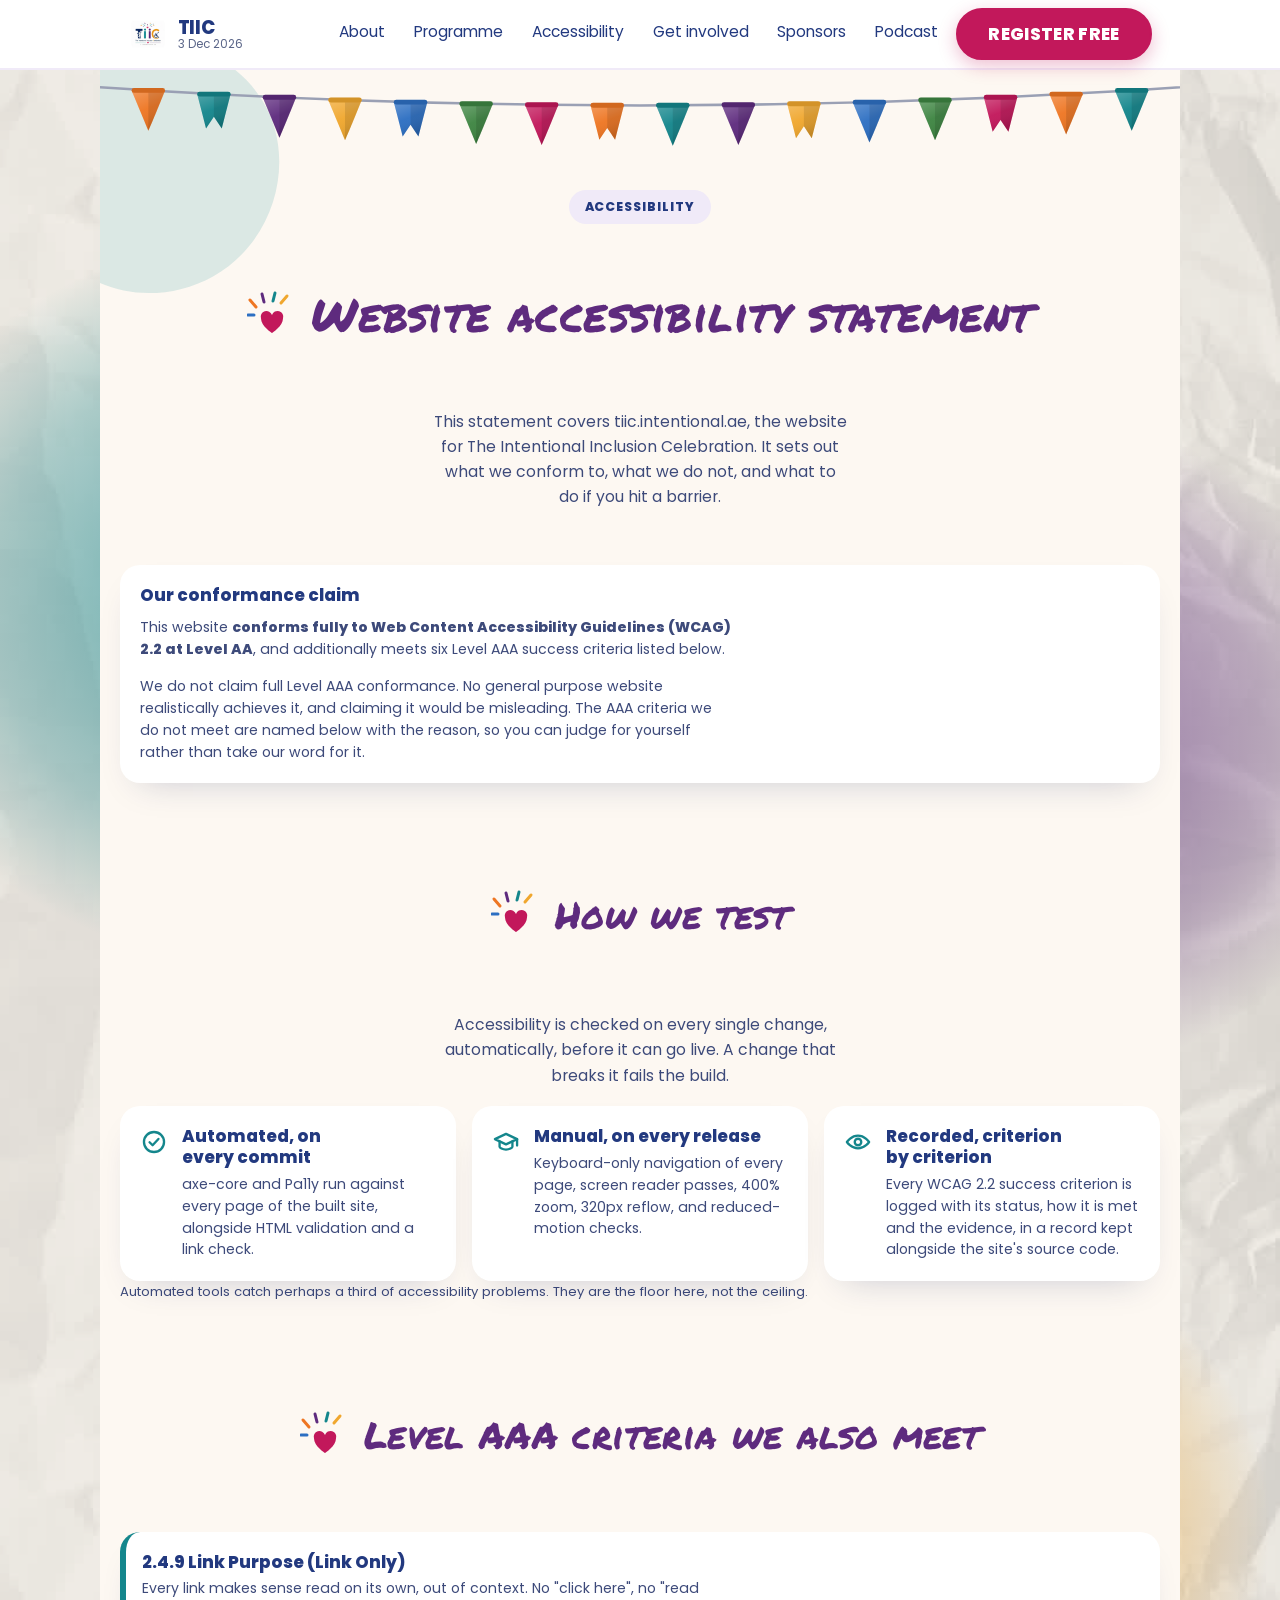
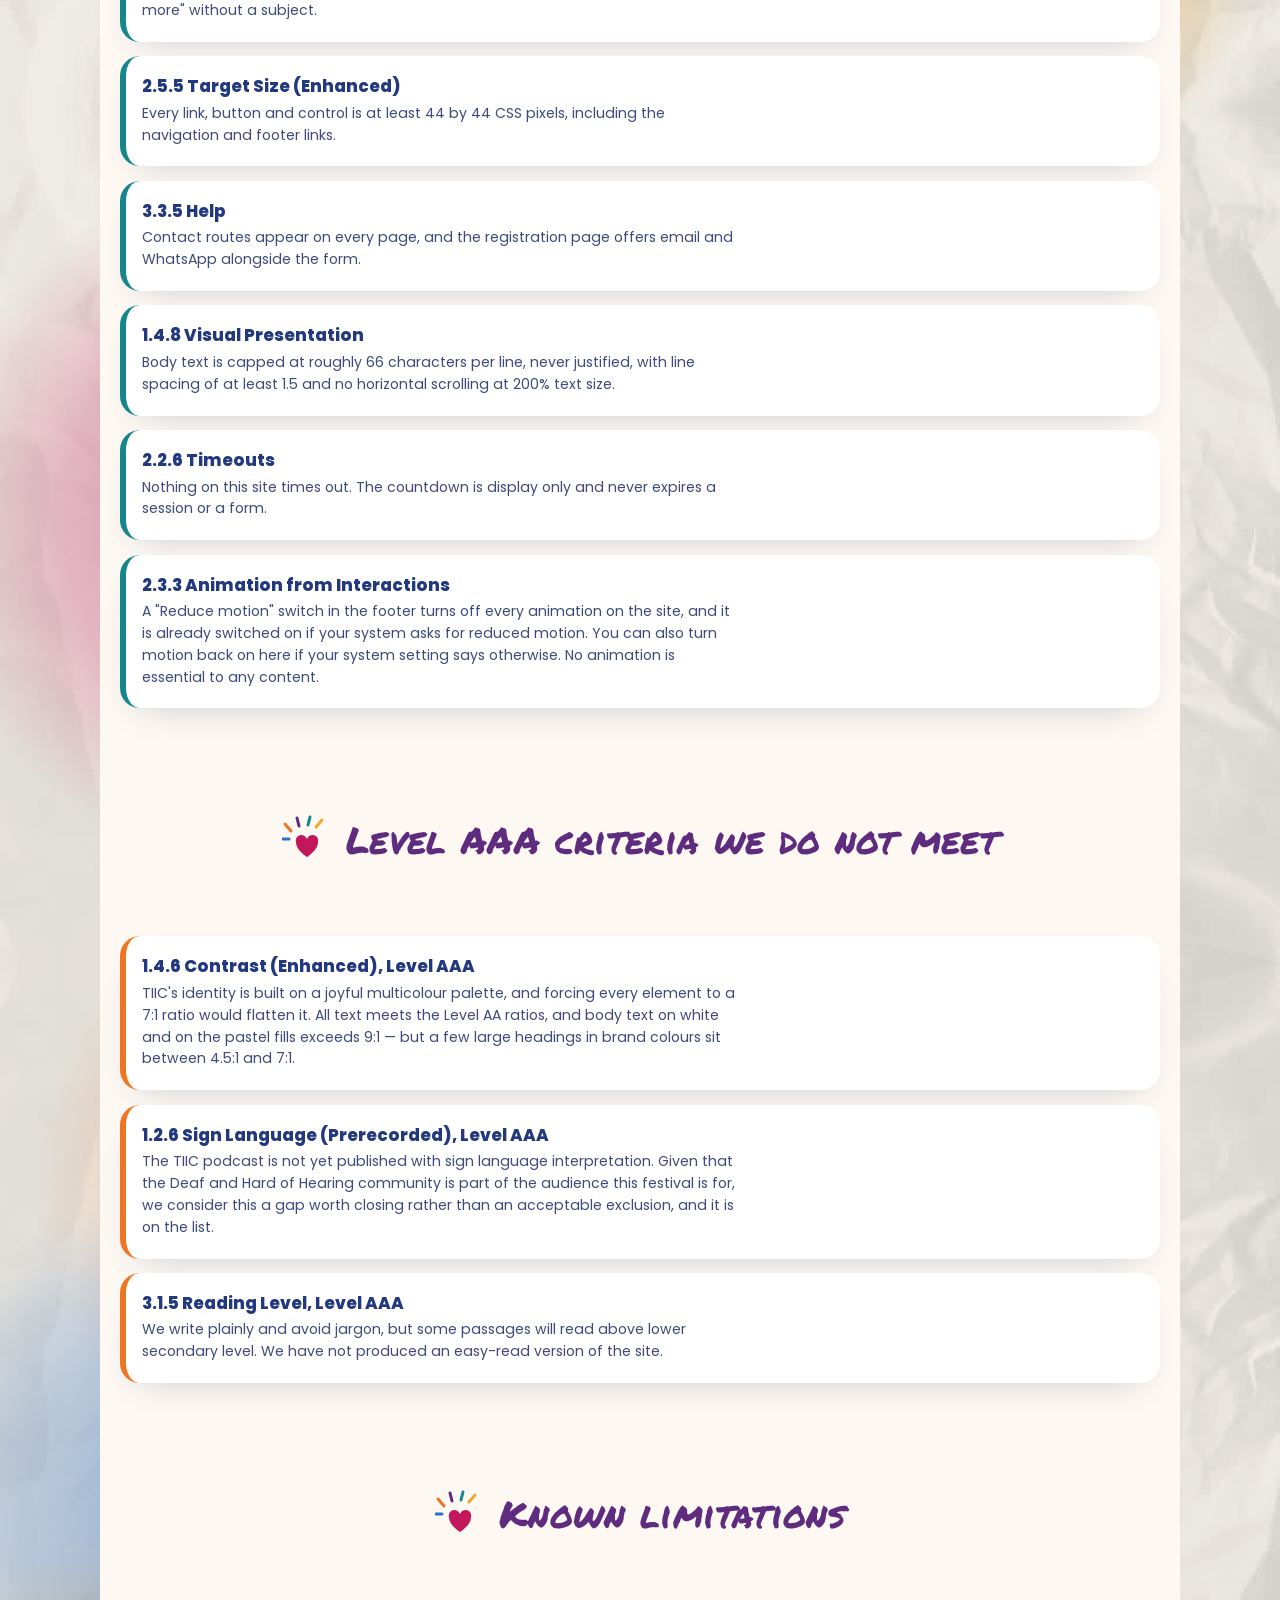
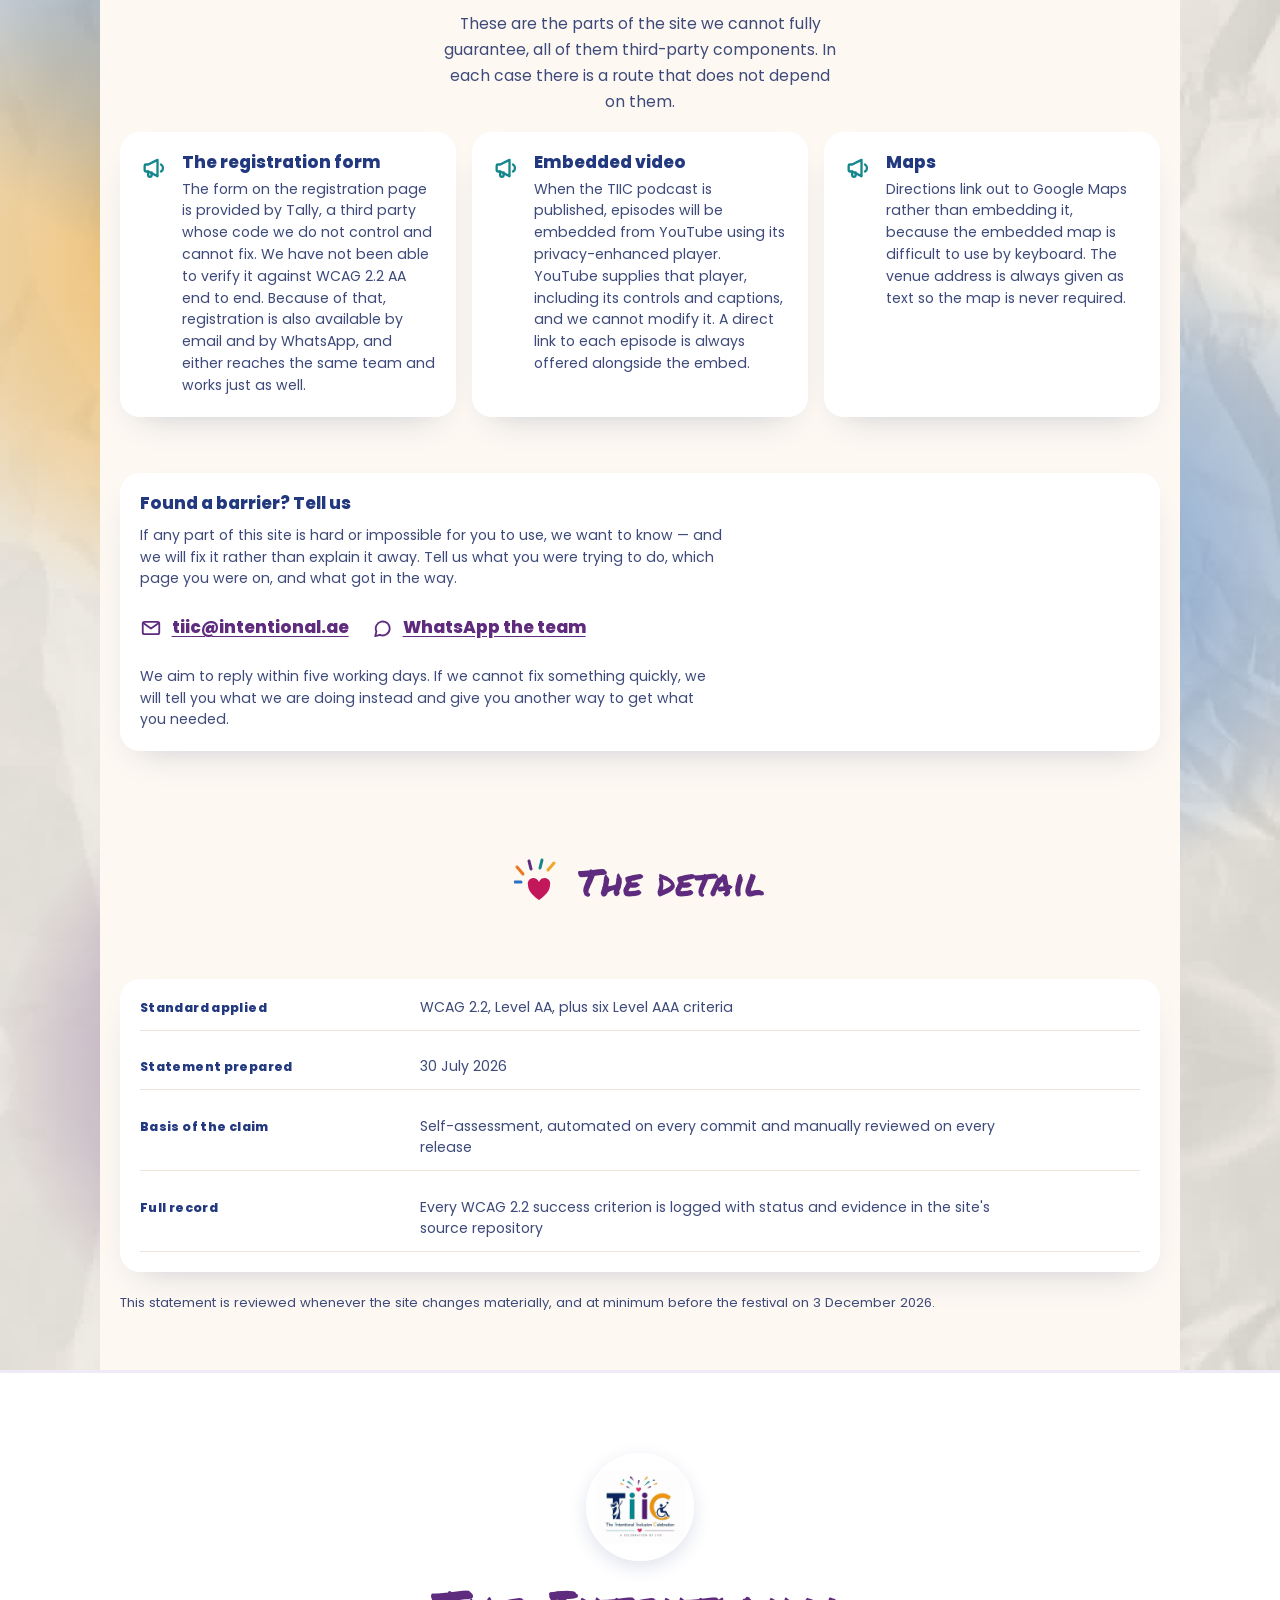
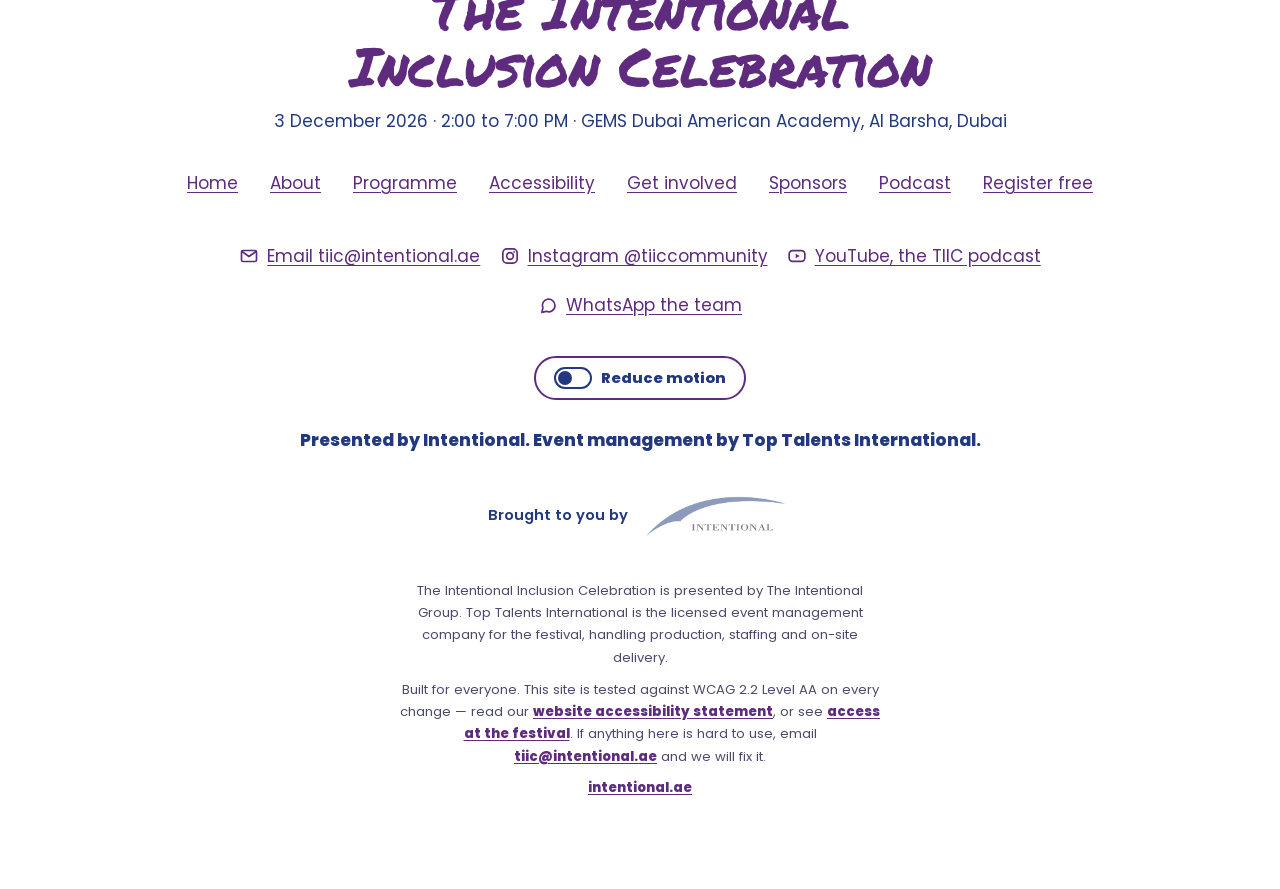
<file: accessibility/website/index.html>
<!DOCTYPE html><html lang="en"> <head><meta charset="utf-8"><meta name="viewport" content="width=device-width, initial-scale=1"><link rel="canonical" href="https://tiic.intentional.ae/accessibility/website/"><link rel="icon" href="/favicon.png" type="image/png"><link rel="apple-touch-icon" href="/favicon.png"><link rel="manifest" href="/site.webmanifest"><meta name="theme-color" content="#5E2B7E"><title>Website accessibility statement · TIIC</title><meta name="description" content="How this website meets WCAG 2.2 Level AA, which Level AAA criteria it also meets, the limitations we know about, and how to report a barrier."><meta property="og:type" content="website"><meta property="og:title" content="Website accessibility statement · TIIC"><meta property="og:description" content="How this website meets WCAG 2.2 Level AA, which Level AAA criteria it also meets, the limitations we know about, and how to report a barrier."><meta property="og:image" content="https://tiic.intentional.ae/assets/tiic-og.jpg"><meta property="og:image:width" content="1200"><meta property="og:image:height" content="630"><meta property="og:image:alt" content="The Intentional Inclusion Celebration, 3 Dec 2026"><meta property="og:url" content="https://tiic.intentional.ae/accessibility/website/"><meta property="og:locale" content="en_AE"><meta property="og:site_name" content="The Intentional Inclusion Celebration"><meta name="twitter:card" content="summary_large_image"><meta name="twitter:title" content="Website accessibility statement · TIIC"><meta name="twitter:description" content="How this website meets WCAG 2.2 Level AA, which Level AAA criteria it also meets, the limitations we know about, and how to report a barrier."><meta name="twitter:image" content="https://tiic.intentional.ae/assets/tiic-og.jpg"><meta name="twitter:image:alt" content="The Intentional Inclusion Celebration, 3 Dec 2026"><link rel="preload" href="/fonts/poppins-400.woff2" as="font" type="font/woff2" crossorigin><link rel="preload" href="/fonts/poppins-800.woff2" as="font" type="font/woff2" crossorigin><link rel="preload" href="/fonts/poppins-600.woff2" as="font" type="font/woff2" crossorigin><script type="application/ld+json">{"@context":"https://schema.org","@type":"BreadcrumbList","itemListElement":[{"@type":"ListItem","position":1,"name":"Home","item":"https://tiic.intentional.ae/"},{"@type":"ListItem","position":2,"name":"Accessibility","item":"https://tiic.intentional.ae/accessibility/"},{"@type":"ListItem","position":3,"name":"Website accessibility statement","item":"https://tiic.intentional.ae/accessibility/website/"}]}</script><!--
      Set before paint, so the no-JS navigation never flashes open and no
      animation ever starts before we know whether it is wanted.

      data-motion is the single gate every animation in tiic.css keys off.
      The visitor's own choice wins; failing that, the operating system's
      setting decides. localStorage is wrapped because Safari throws on read
      in some private modes, and a thrown error here would take the whole
      inline script with it.
    --><script>
      (function () {
        var root = document.documentElement;
        root.classList.add('js');
        var choice = null;
        try { choice = localStorage.getItem('tiic-motion'); } catch (e) {}
        if (choice !== 'full' && choice !== 'reduce') {
          choice = window.matchMedia('(prefers-reduced-motion: reduce)').matches ? 'reduce' : 'full';
        }
        root.setAttribute('data-motion', choice);
      })();
    </script><link rel="stylesheet" href="/_astro/tiic.rwm_xhSe.css"><link rel="stylesheet" href="/_astro/BuntingCloth.BaNbUv2J.css"></head> <body>  <div class="shapefields" aria-hidden="true"> <div class="shapefield shapefield--keep" style="background-image:radial-gradient(closest-side, rgba(20,134,140,0.54) 0 28%, rgba(20,134,140,0.29700000000000004) 58%, transparent 82%),radial-gradient(closest-side, rgba(240,167,46,0.62) 0 28%, rgba(240,167,46,0.341) 58%, transparent 82%);background-size:92vw 72vw,78vw 61vw;background-position:8% 10%,74% 27%;--tx:12%;--ty:-270px;--dur:17s;--dly:-3s"></div><div class="shapefield" style="background-image:radial-gradient(closest-side, rgba(94,43,126,0.51) 0 28%, rgba(94,43,126,0.2805) 58%, transparent 82%),radial-gradient(closest-side, rgba(194,24,91,0.44) 0 28%, rgba(194,24,91,0.24200000000000002) 58%, transparent 82%);background-size:86vw 67vw,96vw 75vw;background-position:88% 13%,18% 37%;--tx:-13%;--ty:250px;--dur:23s;--dly:-11s"></div><div class="shapefield shapefield--keep" style="background-image:radial-gradient(closest-side, rgba(238,118,35,0.51) 0 28%, rgba(238,118,35,0.2805) 58%, transparent 82%),radial-gradient(closest-side, rgba(45,111,194,0.44) 0 28%, rgba(45,111,194,0.24200000000000002) 58%, transparent 82%);background-size:104vw 81vw,82vw 64vw;background-position:40% 49%,92% 66%;--tx:11%;--ty:300px;--dur:14s;--dly:-17s"></div><div class="shapefield" style="background-image:radial-gradient(closest-side, rgba(240,167,46,0.56) 0 28%, rgba(240,167,46,0.30800000000000005) 58%, transparent 82%),radial-gradient(closest-side, rgba(62,133,66,0.44) 0 28%, rgba(62,133,66,0.24200000000000002) 58%, transparent 82%);background-size:90vw 70vw,88vw 69vw;background-position:4% 61%,62% 80%;--tx:-12%;--ty:-285px;--dur:26s;--dly:-8s"></div><div class="shapefield" style="background-image:radial-gradient(closest-side, rgba(94,43,126,0.44) 0 28%, rgba(94,43,126,0.24200000000000002) 58%, transparent 82%),radial-gradient(closest-side, rgba(194,24,91,0.49) 0 28%, rgba(194,24,91,0.2695) 58%, transparent 82%);background-size:84vw 66vw,94vw 73vw;background-position:26% 75%,80% 91%;--tx:13%;--ty:235px;--dur:20s;--dly:-21s"></div><div class="shapefield" style="background-image:radial-gradient(closest-side, rgba(62,133,66,0.4) 0 28%, rgba(62,133,66,0.22000000000000003) 58%, transparent 82%),radial-gradient(closest-side, rgba(45,111,194,0.44) 0 28%, rgba(45,111,194,0.24200000000000002) 58%, transparent 82%);background-size:98vw 76vw,92vw 72vw;background-position:56% 20%,10% 55%;--tx:-11%;--ty:265px;--dur:19s;--dly:-14s"></div> </div> <a class="skip-link" href="#main-content">Skip to content</a> <header class="site-header"> <div class="wrap site-header-inner"> <a class="brand" href="/" aria-label="The Intentional Inclusion Celebration, home"> <img class="brand-badge" src="/favicon.png" width="512" height="512" alt=""> <span class="brand-text"> <span class="brand-name">TIIC</span> <span class="brand-date">3 Dec 2026</span> </span> </a> <button class="nav-toggle" type="button" aria-expanded="false" aria-controls="primary-nav" hidden> <span class="nav-toggle-bars" aria-hidden="true"><span></span><span></span><span></span></span>
Menu
</button> <nav id="primary-nav" class="primary-nav" aria-label="Primary"> <ul> <li> <a href="/about/"> About </a> </li><li> <a href="/programme/"> Programme </a> </li><li> <a href="/accessibility/"> Accessibility </a> </li><li> <a href="/get-involved/"> Get involved </a> </li><li> <a href="/sponsors/"> Sponsors </a> </li><li> <a href="/podcast/"> Podcast </a> </li> <li class="nav-cta-item"> <a class="btn btn--sm" href="/register/"> Register free </a> </li> </ul> </nav> </div> </header><script type="module">var e=document.querySelector(`.nav-toggle`),t=document.getElementById(`primary-nav`),n=document.querySelector(`.site-header`);if(e&&t&&n){e.hidden=!1,n.classList.add(`has-toggle`);let t=()=>window.matchMedia(`(max-width: 899px)`).matches,r=t=>{e.setAttribute(`aria-expanded`,String(t)),n.classList.toggle(`nav-open`,t)};e.addEventListener(`click`,()=>{r(e.getAttribute(`aria-expanded`)!==`true`)}),document.addEventListener(`keydown`,t=>{t.key===`Escape`&&e.getAttribute(`aria-expanded`)===`true`&&(r(!1),e.focus())}),n.addEventListener(`focusout`,e=>{if(!t())return;let i=e.relatedTarget;i&&n.contains(i)||r(!1)}),window.matchMedia(`(max-width: 899px)`).addEventListener(`change`,()=>r(!1))}if(n){let e=n,t=!1,r=()=>{t=!1,e.classList.toggle(`is-stuck`,window.scrollY>8)};window.addEventListener(`scroll`,()=>{t||(t=!0,requestAnimationFrame(r))},{passive:!0}),r()}</script>  <main id="main-content" class="v2"> <div class="page-hero"> <div class="bunting bunting--rich" aria-hidden="true"> <svg viewBox="0 0 1200 120" preserveAspectRatio="xMidYMin slice" xmlns="http://www.w3.org/2000/svg"> <defs>  <linearGradient id="sheen" x1="0" y1="0" x2="0.35" y2="1"> <stop offset="0%" stop-color="#fff" stop-opacity="0.26"></stop> <stop offset="55%" stop-color="#fff" stop-opacity="0.04"></stop> <stop offset="100%" stop-color="#000" stop-opacity="0.10"></stop> </linearGradient> </defs> <path d="M0 14 Q600 58 1200 14" fill="none" stroke="#9aa0b4" stroke-width="2.5" stroke-linecap="round"></path> <g style="--sway-delay:0ms"> <path d="M16.333333333333336,16.376543209876544 L50.333333333333336,16.376543209876544 Q40.333333333333336,41.376543209876544 33.333333333333336,57.376543209876544 Q26.333333333333336,41.376543209876544 Z" fill="#C2185B"></path> <path d="M16.333333333333336,16.376543209876544 L50.333333333333336,16.376543209876544 Q40.333333333333336,41.376543209876544 33.333333333333336,57.376543209876544 Q26.333333333333336,41.376543209876544 Z" fill="url(#sheen)"></path> <path d="M33.333333333333336,16.376543209876544 L50.333333333333336,16.376543209876544 Q40.333333333333336,41.376543209876544 33.333333333333336,57.376543209876544 Z" fill="#000" opacity="0.10"></path> <rect x="16.333333333333336" y="13.876543209876544" width="34" height="5" rx="2.5" fill="#C2185B"></rect> <rect x="16.333333333333336" y="13.876543209876544" width="34" height="5" rx="2.5" fill="#000" opacity="0.12"></rect> </g><g style="--sway-delay:95ms"> <path d="M83,20.72222222222222 L117,20.72222222222222 Q107,45.72222222222222 100,61.72222222222222 Q93,45.72222222222222 Z" fill="#EE7623"></path> <path d="M83,20.72222222222222 L117,20.72222222222222 Q107,45.72222222222222 100,61.72222222222222 Q93,45.72222222222222 Z" fill="url(#sheen)"></path> <path d="M100,20.72222222222222 L117,20.72222222222222 Q107,45.72222222222222 100,61.72222222222222 Z" fill="#000" opacity="0.10"></path> <rect x="83" y="18.22222222222222" width="34" height="5" rx="2.5" fill="#EE7623"></rect> <rect x="83" y="18.22222222222222" width="34" height="5" rx="2.5" fill="#000" opacity="0.12"></rect> </g><g style="--sway-delay:190ms"> <path d="M149.66666666666669,24.524691358024693 L183.66666666666669,24.524691358024693 L174.66666666666669,59.5246913580247 L166.66666666666669,47.5246913580247 L158.66666666666669,59.5246913580247 Z" fill="#14868C"></path> <path d="M149.66666666666669,24.524691358024693 L183.66666666666669,24.524691358024693 L174.66666666666669,59.5246913580247 L166.66666666666669,47.5246913580247 L158.66666666666669,59.5246913580247 Z" fill="url(#sheen)"></path> <path d="M166.66666666666669,24.524691358024693 L183.66666666666669,24.524691358024693 L174.66666666666669,59.5246913580247 L166.66666666666669,47.5246913580247 Z" fill="#000" opacity="0.10"></path> <rect x="149.66666666666669" y="22.024691358024693" width="34" height="5" rx="2.5" fill="#14868C"></rect> <rect x="149.66666666666669" y="22.024691358024693" width="34" height="5" rx="2.5" fill="#000" opacity="0.12"></rect> </g><g style="--sway-delay:285ms"> <path d="M216.33333333333334,27.78395061728395 L250.33333333333334,27.78395061728395 Q240.33333333333334,52.78395061728395 233.33333333333334,68.78395061728395 Q226.33333333333334,52.78395061728395 Z" fill="#5E2B7E"></path> <path d="M216.33333333333334,27.78395061728395 L250.33333333333334,27.78395061728395 Q240.33333333333334,52.78395061728395 233.33333333333334,68.78395061728395 Q226.33333333333334,52.78395061728395 Z" fill="url(#sheen)"></path> <path d="M233.33333333333334,27.78395061728395 L250.33333333333334,27.78395061728395 Q240.33333333333334,52.78395061728395 233.33333333333334,68.78395061728395 Z" fill="#000" opacity="0.10"></path> <rect x="216.33333333333334" y="25.28395061728395" width="34" height="5" rx="2.5" fill="#5E2B7E"></rect> <rect x="216.33333333333334" y="25.28395061728395" width="34" height="5" rx="2.5" fill="#000" opacity="0.12"></rect> </g><g style="--sway-delay:380ms"> <path d="M283,30.5 L317,30.5 Q307,55.5 300,71.5 Q293,55.5 Z" fill="#F0A72E"></path> <path d="M283,30.5 L317,30.5 Q307,55.5 300,71.5 Q293,55.5 Z" fill="url(#sheen)"></path> <path d="M300,30.5 L317,30.5 Q307,55.5 300,71.5 Z" fill="#000" opacity="0.10"></path> <rect x="283" y="28" width="34" height="5" rx="2.5" fill="#F0A72E"></rect> <rect x="283" y="28" width="34" height="5" rx="2.5" fill="#000" opacity="0.12"></rect> </g><g style="--sway-delay:475ms"> <path d="M349.6666666666667,32.67283950617284 L383.6666666666667,32.67283950617284 L374.6666666666667,67.67283950617283 L366.6666666666667,55.67283950617284 L358.6666666666667,67.67283950617283 Z" fill="#2D6FC2"></path> <path d="M349.6666666666667,32.67283950617284 L383.6666666666667,32.67283950617284 L374.6666666666667,67.67283950617283 L366.6666666666667,55.67283950617284 L358.6666666666667,67.67283950617283 Z" fill="url(#sheen)"></path> <path d="M366.6666666666667,32.67283950617284 L383.6666666666667,32.67283950617284 L374.6666666666667,67.67283950617283 L366.6666666666667,55.67283950617284 Z" fill="#000" opacity="0.10"></path> <rect x="349.6666666666667" y="30.172839506172842" width="34" height="5" rx="2.5" fill="#2D6FC2"></rect> <rect x="349.6666666666667" y="30.172839506172842" width="34" height="5" rx="2.5" fill="#000" opacity="0.12"></rect> </g><g style="--sway-delay:570ms"> <path d="M416.3333333333333,34.30246913580247 L450.3333333333333,34.30246913580247 Q440.3333333333333,59.30246913580247 433.3333333333333,75.30246913580247 Q426.3333333333333,59.30246913580247 Z" fill="#3E8542"></path> <path d="M416.3333333333333,34.30246913580247 L450.3333333333333,34.30246913580247 Q440.3333333333333,59.30246913580247 433.3333333333333,75.30246913580247 Q426.3333333333333,59.30246913580247 Z" fill="url(#sheen)"></path> <path d="M433.3333333333333,34.30246913580247 L450.3333333333333,34.30246913580247 Q440.3333333333333,59.30246913580247 433.3333333333333,75.30246913580247 Z" fill="#000" opacity="0.10"></path> <rect x="416.3333333333333" y="31.80246913580247" width="34" height="5" rx="2.5" fill="#3E8542"></rect> <rect x="416.3333333333333" y="31.80246913580247" width="34" height="5" rx="2.5" fill="#000" opacity="0.12"></rect> </g><g style="--sway-delay:665ms"> <path d="M483,35.388888888888886 L517,35.388888888888886 Q507,60.388888888888886 500,76.38888888888889 Q493,60.388888888888886 Z" fill="#C2185B"></path> <path d="M483,35.388888888888886 L517,35.388888888888886 Q507,60.388888888888886 500,76.38888888888889 Q493,60.388888888888886 Z" fill="url(#sheen)"></path> <path d="M500,35.388888888888886 L517,35.388888888888886 Q507,60.388888888888886 500,76.38888888888889 Z" fill="#000" opacity="0.10"></path> <rect x="483" y="32.888888888888886" width="34" height="5" rx="2.5" fill="#C2185B"></rect> <rect x="483" y="32.888888888888886" width="34" height="5" rx="2.5" fill="#000" opacity="0.12"></rect> </g><g style="--sway-delay:760ms"> <path d="M549.6666666666667,35.932098765432094 L583.6666666666667,35.932098765432094 L574.6666666666667,70.9320987654321 L566.6666666666667,58.932098765432094 L558.6666666666667,70.9320987654321 Z" fill="#EE7623"></path> <path d="M549.6666666666667,35.932098765432094 L583.6666666666667,35.932098765432094 L574.6666666666667,70.9320987654321 L566.6666666666667,58.932098765432094 L558.6666666666667,70.9320987654321 Z" fill="url(#sheen)"></path> <path d="M566.6666666666667,35.932098765432094 L583.6666666666667,35.932098765432094 L574.6666666666667,70.9320987654321 L566.6666666666667,58.932098765432094 Z" fill="#000" opacity="0.10"></path> <rect x="549.6666666666667" y="33.432098765432094" width="34" height="5" rx="2.5" fill="#EE7623"></rect> <rect x="549.6666666666667" y="33.432098765432094" width="34" height="5" rx="2.5" fill="#000" opacity="0.12"></rect> </g><g style="--sway-delay:855ms"> <path d="M616.3333333333334,35.9320987654321 L650.3333333333334,35.9320987654321 Q640.3333333333334,60.9320987654321 633.3333333333334,76.9320987654321 Q626.3333333333334,60.9320987654321 Z" fill="#14868C"></path> <path d="M616.3333333333334,35.9320987654321 L650.3333333333334,35.9320987654321 Q640.3333333333334,60.9320987654321 633.3333333333334,76.9320987654321 Q626.3333333333334,60.9320987654321 Z" fill="url(#sheen)"></path> <path d="M633.3333333333334,35.9320987654321 L650.3333333333334,35.9320987654321 Q640.3333333333334,60.9320987654321 633.3333333333334,76.9320987654321 Z" fill="#000" opacity="0.10"></path> <rect x="616.3333333333334" y="33.4320987654321" width="34" height="5" rx="2.5" fill="#14868C"></rect> <rect x="616.3333333333334" y="33.4320987654321" width="34" height="5" rx="2.5" fill="#000" opacity="0.12"></rect> </g><g style="--sway-delay:950ms"> <path d="M683.0000000000001,35.388888888888886 L717.0000000000001,35.388888888888886 Q707.0000000000001,60.388888888888886 700.0000000000001,76.38888888888889 Q693.0000000000001,60.388888888888886 Z" fill="#5E2B7E"></path> <path d="M683.0000000000001,35.388888888888886 L717.0000000000001,35.388888888888886 Q707.0000000000001,60.388888888888886 700.0000000000001,76.38888888888889 Q693.0000000000001,60.388888888888886 Z" fill="url(#sheen)"></path> <path d="M700.0000000000001,35.388888888888886 L717.0000000000001,35.388888888888886 Q707.0000000000001,60.388888888888886 700.0000000000001,76.38888888888889 Z" fill="#000" opacity="0.10"></path> <rect x="683.0000000000001" y="32.888888888888886" width="34" height="5" rx="2.5" fill="#5E2B7E"></rect> <rect x="683.0000000000001" y="32.888888888888886" width="34" height="5" rx="2.5" fill="#000" opacity="0.12"></rect> </g><g style="--sway-delay:1045ms"> <path d="M749.6666666666667,34.30246913580247 L783.6666666666667,34.30246913580247 L774.6666666666667,69.30246913580247 L766.6666666666667,57.30246913580247 L758.6666666666667,69.30246913580247 Z" fill="#F0A72E"></path> <path d="M749.6666666666667,34.30246913580247 L783.6666666666667,34.30246913580247 L774.6666666666667,69.30246913580247 L766.6666666666667,57.30246913580247 L758.6666666666667,69.30246913580247 Z" fill="url(#sheen)"></path> <path d="M766.6666666666667,34.30246913580247 L783.6666666666667,34.30246913580247 L774.6666666666667,69.30246913580247 L766.6666666666667,57.30246913580247 Z" fill="#000" opacity="0.10"></path> <rect x="749.6666666666667" y="31.80246913580247" width="34" height="5" rx="2.5" fill="#F0A72E"></rect> <rect x="749.6666666666667" y="31.80246913580247" width="34" height="5" rx="2.5" fill="#000" opacity="0.12"></rect> </g><g style="--sway-delay:1140ms"> <path d="M816.3333333333334,32.672839506172835 L850.3333333333334,32.672839506172835 Q840.3333333333334,57.672839506172835 833.3333333333334,73.67283950617283 Q826.3333333333334,57.672839506172835 Z" fill="#2D6FC2"></path> <path d="M816.3333333333334,32.672839506172835 L850.3333333333334,32.672839506172835 Q840.3333333333334,57.672839506172835 833.3333333333334,73.67283950617283 Q826.3333333333334,57.672839506172835 Z" fill="url(#sheen)"></path> <path d="M833.3333333333334,32.672839506172835 L850.3333333333334,32.672839506172835 Q840.3333333333334,57.672839506172835 833.3333333333334,73.67283950617283 Z" fill="#000" opacity="0.10"></path> <rect x="816.3333333333334" y="30.172839506172835" width="34" height="5" rx="2.5" fill="#2D6FC2"></rect> <rect x="816.3333333333334" y="30.172839506172835" width="34" height="5" rx="2.5" fill="#000" opacity="0.12"></rect> </g><g style="--sway-delay:1235ms"> <path d="M883.0000000000001,30.499999999999996 L917.0000000000001,30.499999999999996 Q907.0000000000001,55.5 900.0000000000001,71.5 Q893.0000000000001,55.5 Z" fill="#3E8542"></path> <path d="M883.0000000000001,30.499999999999996 L917.0000000000001,30.499999999999996 Q907.0000000000001,55.5 900.0000000000001,71.5 Q893.0000000000001,55.5 Z" fill="url(#sheen)"></path> <path d="M900.0000000000001,30.499999999999996 L917.0000000000001,30.499999999999996 Q907.0000000000001,55.5 900.0000000000001,71.5 Z" fill="#000" opacity="0.10"></path> <rect x="883.0000000000001" y="27.999999999999996" width="34" height="5" rx="2.5" fill="#3E8542"></rect> <rect x="883.0000000000001" y="27.999999999999996" width="34" height="5" rx="2.5" fill="#000" opacity="0.12"></rect> </g><g style="--sway-delay:1330ms"> <path d="M949.6666666666667,27.78395061728395 L983.6666666666667,27.78395061728395 L974.6666666666667,62.78395061728395 L966.6666666666667,50.78395061728395 L958.6666666666667,62.78395061728395 Z" fill="#C2185B"></path> <path d="M949.6666666666667,27.78395061728395 L983.6666666666667,27.78395061728395 L974.6666666666667,62.78395061728395 L966.6666666666667,50.78395061728395 L958.6666666666667,62.78395061728395 Z" fill="url(#sheen)"></path> <path d="M966.6666666666667,27.78395061728395 L983.6666666666667,27.78395061728395 L974.6666666666667,62.78395061728395 L966.6666666666667,50.78395061728395 Z" fill="#000" opacity="0.10"></path> <rect x="949.6666666666667" y="25.28395061728395" width="34" height="5" rx="2.5" fill="#C2185B"></rect> <rect x="949.6666666666667" y="25.28395061728395" width="34" height="5" rx="2.5" fill="#000" opacity="0.12"></rect> </g><g style="--sway-delay:1425ms"> <path d="M1016.3333333333335,24.524691358024683 L1050.3333333333335,24.524691358024683 Q1040.3333333333335,49.52469135802468 1033.3333333333335,65.52469135802468 Q1026.3333333333335,49.52469135802468 Z" fill="#EE7623"></path> <path d="M1016.3333333333335,24.524691358024683 L1050.3333333333335,24.524691358024683 Q1040.3333333333335,49.52469135802468 1033.3333333333335,65.52469135802468 Q1026.3333333333335,49.52469135802468 Z" fill="url(#sheen)"></path> <path d="M1033.3333333333335,24.524691358024683 L1050.3333333333335,24.524691358024683 Q1040.3333333333335,49.52469135802468 1033.3333333333335,65.52469135802468 Z" fill="#000" opacity="0.10"></path> <rect x="1016.3333333333335" y="22.024691358024683" width="34" height="5" rx="2.5" fill="#EE7623"></rect> <rect x="1016.3333333333335" y="22.024691358024683" width="34" height="5" rx="2.5" fill="#000" opacity="0.12"></rect> </g><g style="--sway-delay:1520ms"> <path d="M1083,20.722222222222225 L1117,20.722222222222225 Q1107,45.72222222222223 1100,61.72222222222223 Q1093,45.72222222222223 Z" fill="#14868C"></path> <path d="M1083,20.722222222222225 L1117,20.722222222222225 Q1107,45.72222222222223 1100,61.72222222222223 Q1093,45.72222222222223 Z" fill="url(#sheen)"></path> <path d="M1100,20.722222222222225 L1117,20.722222222222225 Q1107,45.72222222222223 1100,61.72222222222223 Z" fill="#000" opacity="0.10"></path> <rect x="1083" y="18.222222222222225" width="34" height="5" rx="2.5" fill="#14868C"></rect> <rect x="1083" y="18.222222222222225" width="34" height="5" rx="2.5" fill="#000" opacity="0.12"></rect> </g><g style="--sway-delay:1615ms"> <path d="M1149.6666666666667,16.376543209876534 L1183.6666666666667,16.376543209876534 L1174.6666666666667,51.37654320987653 L1166.6666666666667,39.37654320987653 L1158.6666666666667,51.37654320987653 Z" fill="#5E2B7E"></path> <path d="M1149.6666666666667,16.376543209876534 L1183.6666666666667,16.376543209876534 L1174.6666666666667,51.37654320987653 L1166.6666666666667,39.37654320987653 L1158.6666666666667,51.37654320987653 Z" fill="url(#sheen)"></path> <path d="M1166.6666666666667,16.376543209876534 L1183.6666666666667,16.376543209876534 L1174.6666666666667,51.37654320987653 L1166.6666666666667,39.37654320987653 Z" fill="#000" opacity="0.10"></path> <rect x="1149.6666666666667" y="13.876543209876534" width="34" height="5" rx="2.5" fill="#5E2B7E"></rect> <rect x="1149.6666666666667" y="13.876543209876534" width="34" height="5" rx="2.5" fill="#000" opacity="0.12"></rect> </g> </svg> </div> <div class="decor" aria-hidden="true"> <span class="blob blob--teal"> <svg viewBox="0 0 200 200" xmlns="http://www.w3.org/2000/svg"> <path d="M45,15 C90,0 140,10 165,50 C190,90 175,150 130,175 C85,200 25,185 10,135 C-5,85 5,30 45,15 Z" fill="#14868C" opacity="0.14"></path> </svg> </span>  </div> <div class="wrap page-hero-inner"> <p class="page-eyebrow"> Accessibility </p> <h1> <svg class="doodle" aria-hidden="true"><use href="#doodle"></use></svg> Website accessibility statement </h1> <p class="page-intro">This statement covers tiic.intentional.ae, the website for The Intentional Inclusion Celebration. It sets out what we conform to, what we do not, and what to do if you hit a barrier.</p>  </div> </div> <section class="section section--tight" aria-labelledby="claim-h"> <div class="wrap"> <div class="callout callout--mint"> <h2 id="claim-h">Our conformance claim</h2> <p>
This website <strong>conforms fully to Web Content Accessibility Guidelines (WCAG) 2.2
            at Level AA</strong>, and additionally meets six Level AAA success criteria listed
            below.
</p> <p>
We do not claim full Level AAA conformance. No general purpose website realistically
            achieves it, and claiming it would be misleading. The AAA criteria we do not meet are
            named below with the reason, so you can judge for yourself rather than take our word
            for it.
</p> </div> </div> </section> <section class="section section--tight" aria-labelledby="how-h"> <div class="wrap"> <h2 id="how-h" class="mhead"><svg class="doodle" aria-hidden="true"><use href="#doodle"></use></svg>How we test</h2> <p class="lead">
Accessibility is checked on every single change, automatically, before it can go live. A
          change that breaks it fails the build.
</p> <ul class="reasons stagger"> <li> <svg class="icon" aria-hidden="true"><use href="#i-check"></use></svg> <div> <h3>Automated, on every commit</h3> <p>axe-core and Pa11y run against every page of the built site, alongside HTML validation and a link check.</p> </div> </li> <li> <svg class="icon" aria-hidden="true"><use href="#i-cap"></use></svg> <div> <h3>Manual, on every release</h3> <p>Keyboard-only navigation of every page, screen reader passes, 400% zoom, 320px reflow, and reduced-motion checks.</p> </div> </li> <li> <svg class="icon" aria-hidden="true"><use href="#i-eye"></use></svg> <div> <h3>Recorded, criterion by criterion</h3> <p>Every WCAG 2.2 success criterion is logged with its status, how it is met and the evidence, in a record kept alongside the site's source code.</p> </div> </li> </ul> <p class="alt-note">
Automated tools catch perhaps a third of accessibility problems. They are the floor here,
          not the ceiling.
</p> </div> </section> <section class="section section--tight" aria-labelledby="aaa-h"> <div class="wrap"> <h2 id="aaa-h" class="mhead"><svg class="doodle" aria-hidden="true"><use href="#doodle"></use></svg>Level AAA criteria we also meet</h2> <dl class="sc-list"> <div class="sc-item sc-item--met"> <dt>2.4.9 Link Purpose (Link Only)</dt> <dd>Every link makes sense read on its own, out of context. No &quot;click here&quot;, no &quot;read more&quot; without a subject.</dd> </div><div class="sc-item sc-item--met"> <dt>2.5.5 Target Size (Enhanced)</dt> <dd>Every link, button and control is at least 44 by 44 CSS pixels, including the navigation and footer links.</dd> </div><div class="sc-item sc-item--met"> <dt>3.3.5 Help</dt> <dd>Contact routes appear on every page, and the registration page offers email and WhatsApp alongside the form.</dd> </div><div class="sc-item sc-item--met"> <dt>1.4.8 Visual Presentation</dt> <dd>Body text is capped at roughly 66 characters per line, never justified, with line spacing of at least 1.5 and no horizontal scrolling at 200% text size.</dd> </div><div class="sc-item sc-item--met"> <dt>2.2.6 Timeouts</dt> <dd>Nothing on this site times out. The countdown is display only and never expires a session or a form.</dd> </div><div class="sc-item sc-item--met"> <dt>2.3.3 Animation from Interactions</dt> <dd>A &quot;Reduce motion&quot; switch in the footer turns off every animation on the site, and it is already switched on if your system asks for reduced motion. You can also turn motion back on here if your system setting says otherwise. No animation is essential to any content.</dd> </div> </dl> </div> </section> <section class="section section--tight" aria-labelledby="notmet-h"> <div class="wrap"> <h2 id="notmet-h" class="mhead"><svg class="doodle" aria-hidden="true"><use href="#doodle"></use></svg>Level AAA criteria we do not meet</h2> <dl class="sc-list"> <div class="sc-item sc-item--gap"> <dt>1.4.6 Contrast (Enhanced), Level AAA</dt> <dd>TIIC&#39;s identity is built on a joyful multicolour palette, and forcing every element to a 7:1 ratio would flatten it. All text meets the Level AA ratios, and body text on white and on the pastel fills exceeds 9:1 — but a few large headings in brand colours sit between 4.5:1 and 7:1.</dd> </div><div class="sc-item sc-item--gap"> <dt>1.2.6 Sign Language (Prerecorded), Level AAA</dt> <dd>The TIIC podcast is not yet published with sign language interpretation. Given that the Deaf and Hard of Hearing community is part of the audience this festival is for, we consider this a gap worth closing rather than an acceptable exclusion, and it is on the list.</dd> </div><div class="sc-item sc-item--gap"> <dt>3.1.5 Reading Level, Level AAA</dt> <dd>We write plainly and avoid jargon, but some passages will read above lower secondary level. We have not produced an easy-read version of the site.</dd> </div> </dl> </div> </section> <section class="section section--tight" aria-labelledby="limits-h"> <div class="wrap"> <h2 id="limits-h" class="mhead"><svg class="doodle" aria-hidden="true"><use href="#doodle"></use></svg>Known limitations</h2> <p class="lead">
These are the parts of the site we cannot fully guarantee, all of them third-party
          components. In each case there is a route that does not depend on them.
</p> <ul class="reasons stagger"> <li> <svg class="icon" aria-hidden="true"><use href="#i-megaphone"></use></svg> <div> <h3>The registration form</h3> <p>The form on the registration page is provided by Tally, a third party whose code we do not control and cannot fix. We have not been able to verify it against WCAG 2.2 AA end to end. Because of that, registration is also available by email and by WhatsApp, and either reaches the same team and works just as well.</p> </div> </li><li> <svg class="icon" aria-hidden="true"><use href="#i-megaphone"></use></svg> <div> <h3>Embedded video</h3> <p>When the TIIC podcast is published, episodes will be embedded from YouTube using its privacy-enhanced player. YouTube supplies that player, including its controls and captions, and we cannot modify it. A direct link to each episode is always offered alongside the embed.</p> </div> </li><li> <svg class="icon" aria-hidden="true"><use href="#i-megaphone"></use></svg> <div> <h3>Maps</h3> <p>Directions link out to Google Maps rather than embedding it, because the embedded map is difficult to use by keyboard. The venue address is always given as text so the map is never required.</p> </div> </li> </ul> </div> </section> <section class="section section--tight" aria-labelledby="report-h"> <div class="wrap"> <div class="callout callout--pink"> <h2 id="report-h">Found a barrier? Tell us</h2> <p>
If any part of this site is hard or impossible for you to use, we want to know — and we
            will fix it rather than explain it away. Tell us what you were trying to do, which page
            you were on, and what got in the way.
</p> <ul class="alt-routes-inline"> <li> <svg class="icon" aria-hidden="true"><use href="#i-mail"></use></svg> <a href="mailto:tiic@intentional.ae?subject=Website%20accessibility">tiic@intentional.ae</a> </li> <li> <svg class="icon" aria-hidden="true"><use href="#i-chat"></use></svg> <a href="https://wa.me/971504519627" target="_blank" rel="noopener noreferrer">WhatsApp the team</a> </li> </ul> <p>
We aim to reply within five working days. If we cannot fix something quickly, we will
            tell you what we are doing instead and give you another way to get what you needed.
</p> </div> </div> </section> <section class="section section--tight" aria-labelledby="detail-h"> <div class="wrap"> <h2 id="detail-h" class="mhead"><svg class="doodle" aria-hidden="true"><use href="#doodle"></use></svg>The detail</h2> <dl class="meta-list"> <div> <dt>Standard applied</dt> <dd>WCAG 2.2, Level AA, plus six Level AAA criteria</dd> </div> <div> <dt>Statement prepared</dt> <dd>30 July 2026</dd> </div> <div> <dt>Basis of the claim</dt> <dd>Self-assessment, automated on every commit and manually reviewed on every release</dd> </div> <div> <dt>Full record</dt> <dd>Every WCAG 2.2 success criterion is logged with status and evidence in the site's source repository</dd> </div> </dl> <p class="alt-note">
This statement is reviewed whenever the site changes materially, and at minimum before
          the festival on 3 December 2026.
</p> </div> </section> </main>  <footer class="footer"> <div class="wrap"> <img class="footer-badge" src="/favicon.png" width="512" height="512" alt="" loading="lazy" decoding="async"> <h2 class="footer-title">The Intentional Inclusion Celebration</h2>  <p class="footer-strap"> <time datetime="2026-12-03T14:00:00+04:00">3 December 2026</time> &middot; 2:00 to 7:00 PM &middot; GEMS Dubai American Academy, Al Barsha, Dubai </p> <nav class="footer-nav" aria-label="Footer"> <ul> <li><a href="/">Home</a></li> <li><a href="/about/">About</a></li><li><a href="/programme/">Programme</a></li><li><a href="/accessibility/">Accessibility</a></li><li><a href="/get-involved/">Get involved</a></li><li><a href="/sponsors/">Sponsors</a></li><li><a href="/podcast/">Podcast</a></li> <li><a href="/register/">Register free</a></li> </ul> </nav> <ul class="footer-links"> <li> <svg class="icon" aria-hidden="true"><use href="#i-mail"></use></svg> <a href="mailto:tiic@intentional.ae">Email tiic@intentional.ae</a> </li> <li> <svg class="icon" aria-hidden="true"><use href="#i-instagram"></use></svg> <a href="https://instagram.com/tiiccommunity" target="_blank" rel="noopener noreferrer">Instagram @tiiccommunity<span class="vh"> (opens in a new tab)</span></a> </li> <li> <svg class="icon" aria-hidden="true"><use href="#i-youtube"></use></svg> <a href="https://www.youtube.com/@TheIntentionalInclusionCelebra" target="_blank" rel="noopener noreferrer">YouTube, the TIIC podcast<span class="vh"> (opens in a new tab)</span></a> </li> <li> <svg class="icon" aria-hidden="true"><use href="#i-chat"></use></svg> <a href="https://wa.me/971504519627" target="_blank" rel="noopener noreferrer">WhatsApp the team<span class="vh"> (opens in a new tab)</span></a> </li> </ul>  <p class="motion-switch"> <button class="motion-toggle" type="button" aria-pressed="false" hidden> <span class="motion-toggle-track" aria-hidden="true"><span class="motion-toggle-thumb"></span></span>
Reduce motion
</button> </p> <p class="footer-credit">
Presented by Intentional. Event management by Top Talents International.
</p> <div class="brought"> <span>Brought to you by</span> <img src="/assets/intentional-logo.png" alt="The Intentional Group" width="180" height="71" loading="lazy" decoding="async"> </div> <div class="footer-meta"> <p> The Intentional Inclusion Celebration is presented by The Intentional Group. Top Talents International is the licensed event
        management company for the festival, handling production, staffing and on-site delivery.
</p> <p>
Built for everyone. This site is tested against WCAG 2.2 Level AA on every change —
        read our <a href="/accessibility/website/">website accessibility statement</a>, or see
<a href="/accessibility/">access at the festival</a>. If anything here is hard to use,
        email <a href="mailto:tiic@intentional.ae">tiic@intentional.ae</a> and we will fix it.
</p> <p> <a href="https://intentional.ae" target="_blank" rel="noopener noreferrer">intentional.ae<span class="vh"> (opens in a new tab)</span></a> </p> </div> </div> </footer><script type="module">var e=document.querySelector(`.motion-toggle`),t=document.documentElement;if(e){e.hidden=!1;let n=()=>{let n=t.dataset.motion===`reduce`;e.setAttribute(`aria-pressed`,String(n))};e.addEventListener(`click`,()=>{let e=t.dataset.motion===`reduce`?`full`:`reduce`;t.setAttribute(`data-motion`,e),e===`reduce`&&document.querySelectorAll(`main > .section`).forEach(e=>e.classList.add(`is-in`));try{localStorage.setItem(`tiic-motion`,e)}catch{}n()}),n()}</script> <svg class="svg-sprite" aria-hidden="true" focusable="false" xmlns="http://www.w3.org/2000/svg"> <!-- Sparkle burst + heart, set beside every marker headline --><symbol id="doodle" viewBox="0 0 56 46"> <g stroke-linecap="round" stroke-width="3" fill="none"> <path d="M9 15 L3 8" stroke="#EE7623"></path> <path d="M17 10 L15 2" stroke="#5E2B7E"></path> <path d="M26 9 L28 1" stroke="#14868C"></path> <path d="M34 11 L40 4" stroke="#F0A72E"></path> <path d="M7 23 L1 23" stroke="#2D6FC2"></path> </g> <path d="M25 41s-11-7-11-14.5A5.5 5.5 0 0 1 25 23a5.5 5.5 0 0 1 11 3.5C36 34 25 41 25 41z" fill="#C2185B"></path> </symbol> <!-- Programme categories --> <symbol id="i-lightbulb" viewBox="0 0 24 24"><path d="M9 18h6M10 21h4"></path><path d="M12 3a6 6 0 0 0-3.6 10.8c.6.5.9 1.2.9 2h5.4c0-.8.3-1.5.9-2A6 6 0 0 0 12 3z"></path></symbol> <symbol id="i-music" viewBox="0 0 24 24"><path d="M9 17V5l11-2v9"></path><circle cx="6.5" cy="17" r="2.5"></circle><circle cx="17.5" cy="14.5" r="2.5"></circle></symbol> <symbol id="i-palette" viewBox="0 0 24 24"><path d="M12 3.2a8.8 8.8 0 1 0 1.9 17.4c1-.1 1.5-1 1-1.9-.4-.9.2-1.9 1.2-1.9H18a3 3 0 0 0 3-3c0-4.3-4-7.4-9-7.6z"></path><circle cx="7.6" cy="11.5" r="1" fill="currentColor" stroke="none"></circle><circle cx="12" cy="8.4" r="1" fill="currentColor" stroke="none"></circle><circle cx="16" cy="11" r="1" fill="currentColor" stroke="none"></circle></symbol> <symbol id="i-tent" viewBox="0 0 24 24"><path d="M12 5v15"></path><path d="M12 5 3 20h18L12 5z"></path><path d="M12 20l4.5-7"></path></symbol> <symbol id="i-bag" viewBox="0 0 24 24"><path d="M6 8h12l-1 11.4a1 1 0 0 1-1 .9H8a1 1 0 0 1-1-.9L6 8z"></path><path d="M9 8V6.5a3 3 0 0 1 6 0V8"></path></symbol> <symbol id="i-wellbeing" viewBox="0 0 24 24"><path d="M12 20.5C7.5 16.8 5 13.8 5 10.6 5 8.3 6.8 6.5 9 6.5c1.4 0 2.6.7 3 1.7.4-1 1.6-1.7 3-1.7 2.2 0 4 1.8 4 4.1 0 3.2-2.5 6.2-7 9.9z"></path><path d="M12 10.6v3.8M10.1 12.5h3.8" stroke-width="1.7"></path></symbol> <!-- Sports Hall. A ball rather than a wheelchair: the zone is sitting
       volleyball, POD basketball and wheelchair table tennis, and the sport is
       the subject, not the equipment. --> <symbol id="i-ball" viewBox="0 0 24 24"><circle cx="12" cy="12" r="8.4"></circle><path d="M12 3.6v4.1M12 16.3v4.1M4.4 9.4l3.9 1.3M15.7 12.3l3.9 1.3M6.6 18.6l2.4-3.3M15 8.7l2.4-3.3"></path><path d="M12 9.2l2.9 2.1-1.1 3.4h-3.6L9.1 11.3z" fill="currentColor" stroke="none"></path></symbol> <symbol id="i-people-heart" viewBox="0 0 24 24"><circle cx="7.5" cy="11" r="2.3"></circle><circle cx="16.5" cy="11" r="2.3"></circle><path d="M3.5 20c0-2.4 1.8-3.9 4-3.9s4 1.5 4 3.9"></path><path d="M12.5 20c0-2.4 1.8-3.9 4-3.9s4 1.5 4 3.9"></path><path d="M12 3.6c.7-.9 2.2-.6 2.2.7 0 .9-1.1 1.7-2.2 2.5-1.1-.8-2.2-1.6-2.2-2.5 0-1.3 1.5-1.6 2.2-.7z" fill="currentColor" stroke="none"></path></symbol> <!-- Audiences --> <symbol id="i-puzzle" viewBox="0 0 24 24"><path d="M14 4.5a1 1 0 0 1 1 1v1c0 .9 1 1.3 1.6.7a1.6 1.6 0 0 1 2.6 1.3 1.6 1.6 0 0 1-2.6 1.2c-.6-.5-1.6-.1-1.6.8V13a1 1 0 0 1-1 1h-1.9c-.9 0-1.3 1-.7 1.6a1.6 1.6 0 0 1-1.3 2.6 1.6 1.6 0 0 1-1.2-2.6c.5-.6.1-1.6-.8-1.6H6a1 1 0 0 1-1-1V9.6a1 1 0 0 1 1-1h1.1c.9 0 1.3-1 .7-1.6A1.6 1.6 0 0 1 9.1 4.4c.6-.5 1.5-.3 2 .2.3.3.6-.1.9-.1z"></path></symbol> <symbol id="i-family" viewBox="0 0 24 24"><circle cx="7" cy="7" r="2.1"></circle><circle cx="17" cy="7" r="2.1"></circle><circle cx="12" cy="9.4" r="1.5"></circle><path d="M3.6 19v-4.4a3.4 3.4 0 0 1 6.8 0V19"></path><path d="M13.6 19v-4.4a3.4 3.4 0 0 1 6.8 0V19"></path><path d="M9.9 19v-3a2.1 2.1 0 0 1 4.2 0v3"></path></symbol> <symbol id="i-community" viewBox="0 0 24 24"><circle cx="12" cy="8" r="2.4"></circle><circle cx="5.4" cy="10" r="2"></circle><circle cx="18.6" cy="10" r="2"></circle><path d="M8 19c0-2.6 1.8-4.2 4-4.2s4 1.6 4 4.2"></path><path d="M3 18.5c0-2 1-3.3 2.6-3.6M21 18.5c0-2-1-3.3-2.6-3.6"></path></symbol> <symbol id="i-cap" viewBox="0 0 24 24"><path d="M12 5 2.5 9.5 12 14l9.5-4.5L12 5z"></path><path d="M6.5 11.4V16c0 1 2.5 2.5 5.5 2.5s5.5-1.5 5.5-2.5v-4.6"></path><path d="M21.5 9.6V15"></path></symbol> <symbol id="i-briefcase" viewBox="0 0 24 24"><rect x="3.5" y="8" width="17" height="11" rx="1.6"></rect><path d="M9 8V6.5A1.5 1.5 0 0 1 10.5 5h3A1.5 1.5 0 0 1 15 6.5V8"></path><path d="M3.5 12.5h17"></path></symbol> <symbol id="i-hands" viewBox="0 0 24 24"><path d="M9 10V4.8a1.2 1.2 0 0 1 2.4 0V9"></path><path d="M11.4 9V4.2a1.2 1.2 0 0 1 2.4 0V9"></path><path d="M13.8 9.4V6a1.2 1.2 0 0 1 2.4 0v7c0 3.3-2.1 5.9-5.4 5.9-2 0-3.3-.9-4.4-2.6l-2.2-3.4c-.6-.9.5-2 1.5-1.5l1.5.9V6.2a1.2 1.2 0 0 1 2.4 0V9.4"></path></symbol> <symbol id="i-handshake" viewBox="0 0 24 24"><path d="M3 8.5l3.2-2.2a2 2 0 0 1 2.3 0L12 8.7l3.5-2.4a2 2 0 0 1 2.3 0L21 8.5"></path><path d="M12 8.7l-2.6 2.4a1.5 1.5 0 0 0 2 2.2l1-.9 2.4 2.2a1.4 1.4 0 0 0 2-2l-1-1"></path><path d="M3 8.5v3.3M21 8.5v3.3"></path></symbol> <symbol id="i-megaphone" viewBox="0 0 24 24"><path d="M4 10v4a1 1 0 0 0 1 1h2l8 4V5L7 9H5a1 1 0 0 0-1 1z"></path><path d="M18 9a3.5 3.5 0 0 1 0 6"></path><path d="M7 15v3a1.5 1.5 0 0 0 3 0v-2.2"></path></symbol> <!-- Access and practical information --> <symbol id="i-wheelchair" viewBox="0 0 24 24"><circle cx="9.5" cy="4.2" r="1.9"></circle><path d="M8 7.6v5.2h5.2l3.1 5.4"></path><path d="M16.3 18.2h3.2"></path><path d="M13.4 12.8a5.6 5.6 0 1 1-6.6 2.2"></path></symbol> <symbol id="i-quiet" viewBox="0 0 24 24"><path d="M19.5 14.6A7.6 7.6 0 0 1 9.4 4.5a7.6 7.6 0 1 0 10.1 10.1z"></path><path d="M14.6 4.4h3.8l-3.8 4h3.8" stroke-width="1.6"></path></symbol> <symbol id="i-ear" viewBox="0 0 24 24"><path d="M7.2 9a4.8 4.8 0 1 1 9.6 0c0 2.4-1.6 3.4-2.9 4.4-1.1.9-1.8 1.6-1.8 3a2.4 2.4 0 0 1-4.7.5"></path><path d="M10.6 9a1.6 1.6 0 0 1 3.2 0" stroke-width="1.6"></path></symbol> <symbol id="i-eye" viewBox="0 0 24 24"><path d="M2.5 12S6 6.5 12 6.5 21.5 12 21.5 12 18 17.5 12 17.5 2.5 12 2.5 12z"></path><circle cx="12" cy="12" r="2.8"></circle></symbol> <symbol id="i-water" viewBox="0 0 24 24"><path d="M12 3.5s6 6.4 6 10.1a6 6 0 0 1-12 0C6 9.9 12 3.5 12 3.5z"></path><path d="M9.2 13.9a2.9 2.9 0 0 0 2.8 3" stroke-width="1.6"></path></symbol> <symbol id="i-shade" viewBox="0 0 24 24"><circle cx="12" cy="12" r="4"></circle><path d="M12 2.6v2.2M12 19.2v2.2M4.4 12H2.2M21.8 12h-2.2M6.6 6.6 5.1 5.1M18.9 18.9l-1.5-1.5M6.6 17.4l-1.5 1.5M18.9 5.1l-1.5 1.5"></path></symbol> <symbol id="i-car" viewBox="0 0 24 24"><path d="M4.5 16v2a1 1 0 0 0 1 1h1.4a1 1 0 0 0 1-1v-2M16.1 16v2a1 1 0 0 0 1 1h1.4a1 1 0 0 0 1-1v-2"></path><path d="M3.6 16v-4.1l1.8-4.4a1.6 1.6 0 0 1 1.5-1h10.2a1.6 1.6 0 0 1 1.5 1l1.8 4.4V16z"></path><path d="M4 11.9h16"></path><circle cx="7.4" cy="14" r="0.9" fill="currentColor" stroke="none"></circle><circle cx="16.6" cy="14" r="0.9" fill="currentColor" stroke="none"></circle></symbol> <symbol id="i-clock" viewBox="0 0 24 24"><circle cx="12" cy="12" r="8.6"></circle><path d="M12 7.2V12l3.2 2"></path></symbol> <symbol id="i-pin" viewBox="0 0 24 24"><path d="M12 21s6.6-6.1 6.6-10.4a6.6 6.6 0 1 0-13.2 0C5.4 14.9 12 21 12 21z"></path><circle cx="12" cy="10.4" r="2.5"></circle></symbol> <symbol id="i-ticket" viewBox="0 0 24 24"><path d="M3.5 9V7.4a1 1 0 0 1 1-1h15a1 1 0 0 1 1 1V9a3 3 0 0 0 0 6v1.6a1 1 0 0 1-1 1h-15a1 1 0 0 1-1-1V15a3 3 0 0 0 0-6z"></path><path d="M13.6 6.8v1.9M13.6 11.1v1.9M13.6 15.4v1.9" stroke-width="1.6" stroke-dasharray="0.1 3"></path></symbol> <symbol id="i-check" viewBox="0 0 24 24"><circle cx="12" cy="12" r="8.6"></circle><path d="M8.2 12.2l2.6 2.6 5-5.4"></path></symbol> <!-- Media and contact --> <symbol id="i-mic" viewBox="0 0 24 24"><rect x="9.2" y="2.8" width="5.6" height="11" rx="2.8"></rect><path d="M5.6 11.4a6.4 6.4 0 0 0 12.8 0"></path><path d="M12 17.8v3.4M9 21.2h6"></path></symbol> <symbol id="i-play" viewBox="0 0 24 24"><circle cx="12" cy="12" r="8.6"></circle><path d="M10.2 8.6 15.4 12l-5.2 3.4z" fill="currentColor" stroke="none"></path></symbol> <symbol id="i-mail" viewBox="0 0 24 24"><rect x="3" y="5.4" width="18" height="13.2" rx="1.8"></rect><path d="m3.6 6.6 8.4 6 8.4-6"></path></symbol> <symbol id="i-chat" viewBox="0 0 24 24"><path d="M20.4 12.6a7.6 7.6 0 0 1-10.5 7l-5.3 1.3 1.3-5.2a7.6 7.6 0 1 1 14.5-3.1z"></path></symbol> <symbol id="i-instagram" viewBox="0 0 24 24"><rect x="3.4" y="3.4" width="17.2" height="17.2" rx="5"></rect><circle cx="12" cy="12" r="4"></circle><circle cx="16.9" cy="7.1" r="1.1" fill="currentColor" stroke="none"></circle></symbol> <symbol id="i-youtube" viewBox="0 0 24 24"><rect x="2.6" y="5.6" width="18.8" height="12.8" rx="4"></rect><path d="M10.4 9.4 15.2 12l-4.8 2.6z" fill="currentColor" stroke="none"></path></symbol> <symbol id="i-heart" viewBox="0 0 24 24"><path d="M12 20.4C6.9 16.4 4 13.2 4 9.9 4 7.4 6 5.4 8.5 5.4c1.5 0 2.8.8 3.5 1.9.7-1.1 2-1.9 3.5-1.9C18 5.4 20 7.4 20 9.9c0 3.3-2.9 6.5-8 10.5z"></path></symbol> <symbol id="i-star" viewBox="0 0 24 24"><path d="m12 3.6 2.6 5.4 5.9.8-4.3 4.1 1 5.9-5.2-2.8-5.2 2.8 1-5.9L3.5 9.8l5.9-.8z"></path></symbol> </svg> <script type="module">var e=document.documentElement,t=0,n=!1,r=()=>{n=!1,e.style.setProperty(`--sy`,String(t))},i=()=>{e.getAttribute(`data-motion`)===`full`&&(t=window.scrollY,n||(n=!0,requestAnimationFrame(r)))};window.addEventListener(`scroll`,i,{passive:!0}),i();var a=document.querySelectorAll(`main > .section`),o=document.documentElement.dataset.motion===`reduce`;if(`IntersectionObserver`in window&&!o){let e=new IntersectionObserver(t=>{for(let n of t)n.isIntersecting&&(n.target.classList.add(`is-in`),e.unobserve(n.target))},{rootMargin:`0px 0px -8% 0px`,threshold:0});a.forEach(t=>e.observe(t))}else a.forEach(e=>e.classList.add(`is-in`));</script> </body> </html>
</file>
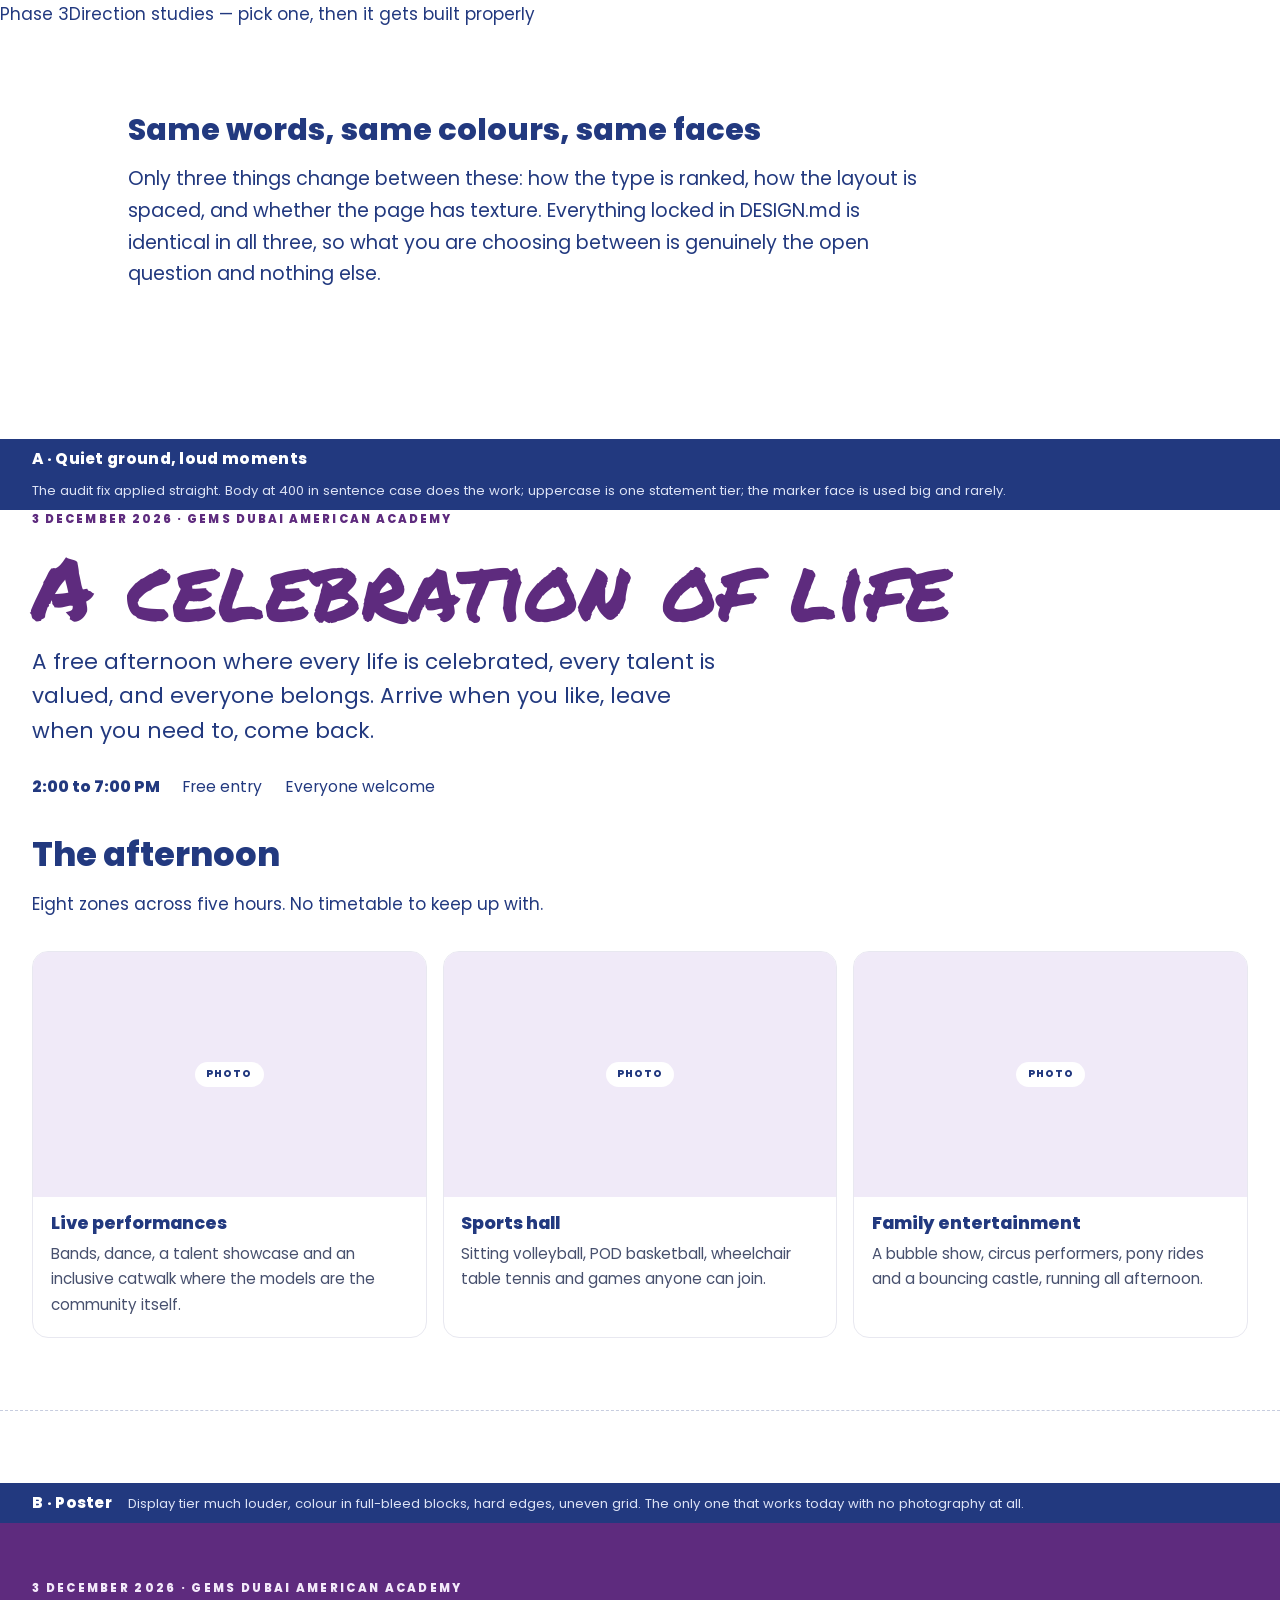
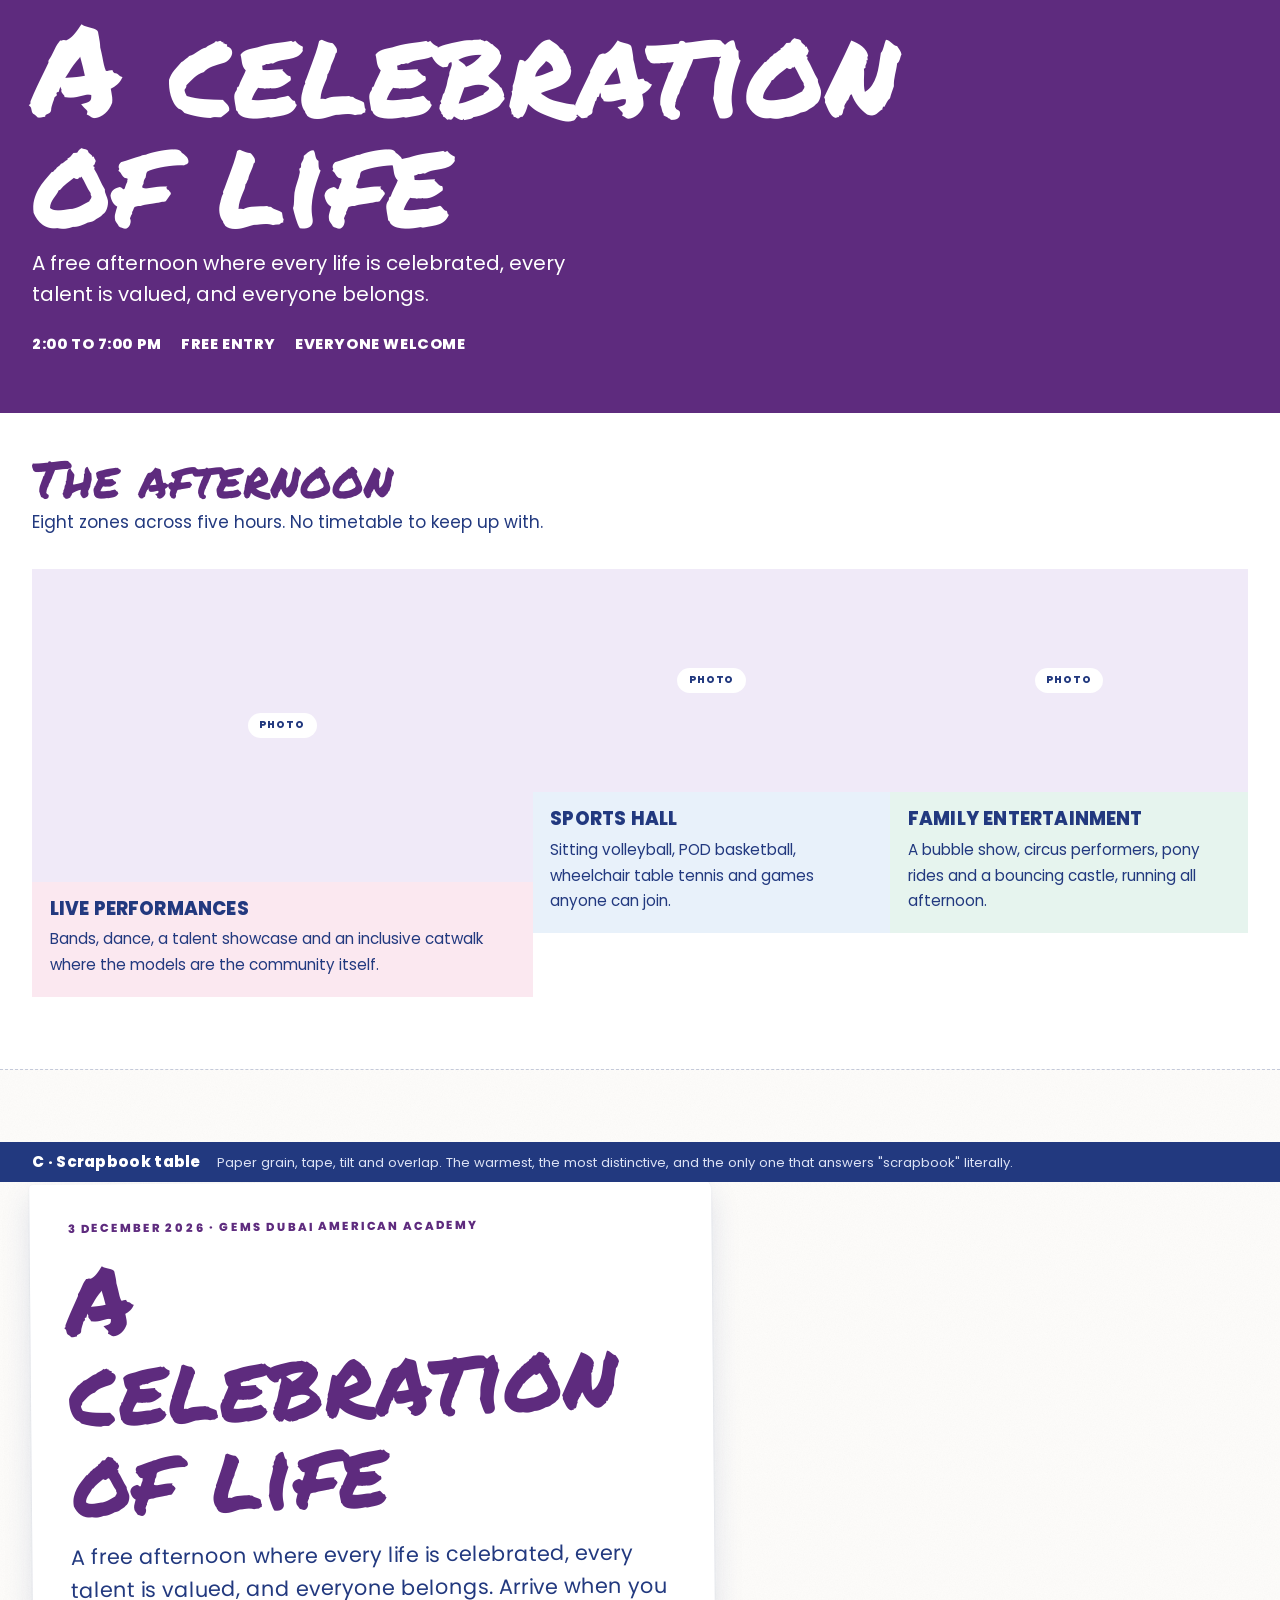
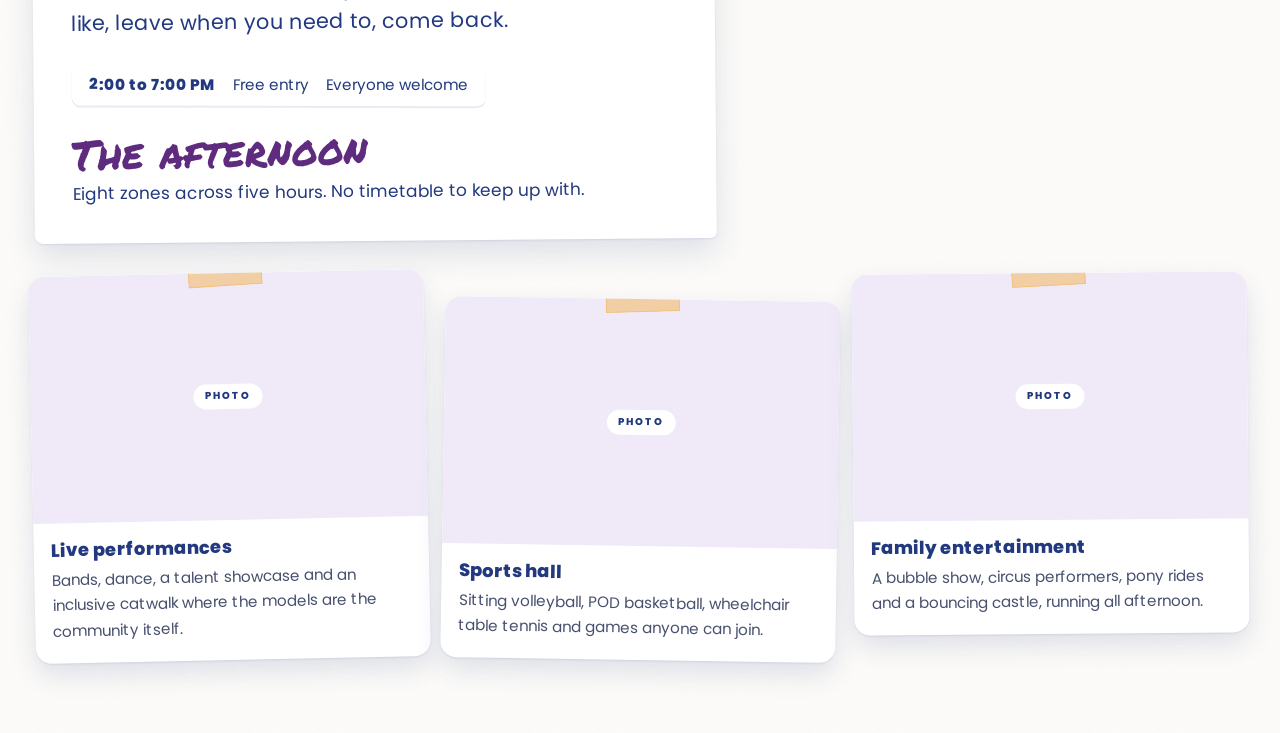
<file: mockup/directions/index.html>
<!DOCTYPE html><html lang="en"> <head><meta charset="utf-8"><meta name="viewport" content="width=device-width, initial-scale=1"><meta name="robots" content="noindex, nofollow"><title>Direction studies · TIIC</title><meta name="description" content="Direction studies for TIIC. Not the live site."><link rel="icon" href="/favicon.png" type="image/png"><link rel="preload" href="/fonts/permanent-marker-400.woff2" as="font" type="font/woff2" crossorigin><link rel="preload" href="/fonts/poppins-400.woff2" as="font" type="font/woff2" crossorigin><script>
      (function () {
        var root = document.documentElement;
        root.classList.add('js');
        var q = new URLSearchParams(location.search);
        var osReduce = window.matchMedia('(prefers-reduced-motion: reduce)').matches;
        var calm = q.get('calm') === '1' ? 'on' : q.get('calm') === '0' ? 'off' : (osReduce ? 'on' : 'off');
        root.setAttribute('data-calm', calm);
        root.setAttribute('data-motion', 'reduce'); // studies are static on purpose
      })();
    </script><link rel="stylesheet" href="/_astro/tiic.rwm_xhSe.css"><link rel="stylesheet" href="/_astro/directions.BWr9-UqS.css"></head> <body> <a class="skip-link" href="#main-content">Skip to content</a> <div class="mock-bar" style="position: static"> <p><span class="mock-tag">Phase 3</span>Direction studies &mdash; pick one, then it gets built properly</p> </div> <main id="main-content"> <section class="section section--tight" aria-labelledby="how-h"> <div class="wrap"> <h1 id="how-h" style="font-size: clamp(1.4rem, 3vw, 1.9rem); font-weight: 800; color: var(--navy); margin: 0 0 0.5rem">
Same words, same colours, same faces
</h1> <p class="lead" style="font-weight: 400">
Only three things change between these: how the type is ranked, how the layout is
            spaced, and whether the page has texture. Everything locked in DESIGN.md is identical
            in all three, so what you are choosing between is genuinely the open question and
            nothing else.
</p> </div> </section> <section class="dir" data-dir="a" aria-labelledby="dir-a-h"> <div class="dir-label"><h2 id="dir-a-h">A · Quiet ground, loud moments</h2><span>The audit fix applied straight. Body at 400 in sentence case does the work; uppercase is one statement tier; the marker face is used big and rarely.</span></div> <div class="dir-body"> <div> <p class="dir-eyebrow">3 December 2026 &middot; GEMS Dubai American Academy</p> <p class="dir-display">A celebration of life</p> <p class="dir-lead">
A free afternoon where every life is celebrated, every talent is valued, and
                everyone belongs. Arrive when you like, leave when you need to, come back.
</p> <ul class="dir-facts"> <li><b>2:00 to 7:00 PM</b></li> <li>Free entry</li> <li>Everyone welcome</li> </ul> <p class="dir-sechead">The afternoon</p> <p style="margin: 0; font-weight: 400; max-width: 52ch">
Eight zones across five hours. No timetable to keep up with.
</p> </div> <div class="dir-cards"> <article class="dcard">  <div class="dcard-art"><span>Photo</span></div> <div class="dcard-body"> <h3>Live performances</h3> <p>Bands, dance, a talent showcase and an inclusive catwalk where the models are the community itself.</p> </div> </article><article class="dcard">  <div class="dcard-art"><span>Photo</span></div> <div class="dcard-body"> <h3>Sports hall</h3> <p>Sitting volleyball, POD basketball, wheelchair table tennis and games anyone can join.</p> </div> </article><article class="dcard">  <div class="dcard-art"><span>Photo</span></div> <div class="dcard-body"> <h3>Family entertainment</h3> <p>A bubble show, circus performers, pony rides and a bouncing castle, running all afternoon.</p> </div> </article> </div> </div> </section><section class="dir" data-dir="b" aria-labelledby="dir-b-h"> <div class="dir-label"><h2 id="dir-b-h">B · Poster</h2><span>Display tier much louder, colour in full-bleed blocks, hard edges, uneven grid. The only one that works today with no photography at all.</span></div> <div class="dir-body"> <div class="dir-block"> <p class="dir-eyebrow">3 December 2026 &middot; GEMS Dubai American Academy</p> <p class="dir-display">A celebration of life</p> <p class="dir-lead">
A free afternoon where every life is celebrated, every talent is valued, and
                  everyone belongs.
</p> <ul class="dir-facts"> <li>2:00 to 7:00 PM</li> <li>Free entry</li> <li>Everyone welcome</li> </ul> </div> <div class="dir-inner"> <p class="dir-sechead">The afternoon</p> <p style="margin: 0 0 0.6rem; font-weight: 400; max-width: 52ch">
Eight zones across five hours. No timetable to keep up with.
</p> <div class="dir-cards"> <article class="dcard"> <div class="dcard-art"><span>Photo</span></div> <div class="dcard-body"> <h3>Live performances</h3> <p>Bands, dance, a talent showcase and an inclusive catwalk where the models are the community itself.</p> </div> </article><article class="dcard"> <div class="dcard-art"><span>Photo</span></div> <div class="dcard-body"> <h3>Sports hall</h3> <p>Sitting volleyball, POD basketball, wheelchair table tennis and games anyone can join.</p> </div> </article><article class="dcard"> <div class="dcard-art"><span>Photo</span></div> <div class="dcard-body"> <h3>Family entertainment</h3> <p>A bubble show, circus performers, pony rides and a bouncing castle, running all afternoon.</p> </div> </article> </div> </div> </div> </section><section class="dir" data-dir="c" aria-labelledby="dir-c-h"> <div class="dir-label"><h2 id="dir-c-h">C · Scrapbook table</h2><span>Paper grain, tape, tilt and overlap. The warmest, the most distinctive, and the only one that answers &quot;scrapbook&quot; literally.</span></div> <div class="dir-body"> <div class="dir-sheet"> <p class="dir-eyebrow">3 December 2026 &middot; GEMS Dubai American Academy</p> <p class="dir-display">A celebration of life</p> <p class="dir-lead">
A free afternoon where every life is celebrated, every talent is valued, and
                everyone belongs. Arrive when you like, leave when you need to, come back.
</p> <ul class="dir-facts"> <li><b>2:00 to 7:00 PM</b></li> <li>Free entry</li> <li>Everyone welcome</li> </ul> <p class="dir-sechead">The afternoon</p> <p style="margin: 0; font-weight: 400; max-width: 52ch">
Eight zones across five hours. No timetable to keep up with.
</p> </div> <div class="dir-cards"> <article class="dcard"> <span class="dtape" aria-hidden="true"></span> <div class="dcard-art"><span>Photo</span></div> <div class="dcard-body"> <h3>Live performances</h3> <p>Bands, dance, a talent showcase and an inclusive catwalk where the models are the community itself.</p> </div> </article><article class="dcard"> <span class="dtape" aria-hidden="true"></span> <div class="dcard-art"><span>Photo</span></div> <div class="dcard-body"> <h3>Sports hall</h3> <p>Sitting volleyball, POD basketball, wheelchair table tennis and games anyone can join.</p> </div> </article><article class="dcard"> <span class="dtape" aria-hidden="true"></span> <div class="dcard-art"><span>Photo</span></div> <div class="dcard-body"> <h3>Family entertainment</h3> <p>A bubble show, circus performers, pony rides and a bouncing castle, running all afternoon.</p> </div> </article> </div> </div> </section> </main> </body> </html>
</file>
<file: _astro/tiic.rwm_xhSe.css>
@font-face{font-family:Permanent Marker;font-style:normal;font-weight:400;font-display:swap;src:url(/fonts/permanent-marker-400.woff2)format("woff2")}@font-face{font-family:Poppins;font-style:normal;font-weight:400;font-display:swap;src:url(/fonts/poppins-400.woff2)format("woff2")}@font-face{font-family:Poppins;font-style:normal;font-weight:600;font-display:swap;src:url(/fonts/poppins-600.woff2)format("woff2")}@font-face{font-family:Poppins;font-style:normal;font-weight:800;font-display:swap;src:url(/fonts/poppins-800.woff2)format("woff2")}:root{--navy:#22397f;--purple:#5e2b7e;--teal:#14868c;--pink:#c2185b;--gold:#f0a72e;--orange:#ee7623;--orange-ink:#c15a10;--orange-deep:#a34a0b;--green:#3e8542;--blue:#2d6fc2;--lavender:#f0eaf8;--peach:#fdeedc;--mint:#e6f4ee;--blush:#fbe8f0;--sky:#e8f1fa;--footer-bg:#f4effa;--paper:#fff;--ink:var(--navy);--marker:"Permanent Marker", "Comic Sans MS", cursive;--sans:"Poppins", system-ui, -apple-system, Segoe UI, sans-serif;--measure:66ch;--page-max:1120px;--header-h:68px;--tap:44px;--pad-x:clamp(1.25rem, 5vw, 3rem);--section-y:clamp(3.5rem, 8vw, 6.5rem);--card-radius:18px}*,:before,:after{box-sizing:border-box}html{-webkit-text-size-adjust:100%;scroll-behavior:smooth;scroll-padding-top:calc(var(--header-h) + 1rem)}body{font-family:var(--sans);color:var(--navy);background:var(--paper);-webkit-font-smoothing:antialiased;text-rendering:optimizelegibility;margin:0;font-size:1.0625rem;line-height:1.7;overflow-x:hidden}img{max-width:100%;display:block}a{color:var(--navy);text-underline-offset:.15em}a:hover{text-decoration-thickness:2px}p{margin:0 0 1.1em}.mhead{font-family:var(--marker);color:var(--purple);text-transform:uppercase;letter-spacing:.01em;flex-wrap:wrap;align-items:center;gap:.5rem;margin:0 0 .7em;font-size:clamp(2rem,5.4vw,3.2rem);font-weight:400;line-height:1.02;display:flex}.mhead .doodle{flex:none}.statement{font-family:var(--sans);color:var(--navy);text-transform:uppercase;letter-spacing:.01em;margin:0 0 .8rem;font-size:clamp(1.15rem,2.4vw,1.6rem);font-weight:800;line-height:1.15}h3{font-family:var(--sans);color:var(--navy);margin:0 0 .5rem;font-weight:800;line-height:1.2}:where(a,button,[tabindex]):focus-visible{outline:3px solid var(--navy);outline-offset:2px;border-radius:3px}.vh{clip:rect(0 0 0 0);clip-path:inset(50%);white-space:nowrap;border:0;width:1px;height:1px;margin:-1px;padding:0;position:absolute;overflow:hidden}.skip-link{z-index:200;background:var(--navy);color:#fff;border-radius:0 0 8px 8px;padding:.7rem 1.1rem;font-weight:700;text-decoration:none;position:absolute;top:0;left:1rem;transform:translateY(-120%)}.skip-link:focus{transform:translateY(0)}.site-header{z-index:100;border-bottom:2px solid var(--lavender);background:#fff;transition:box-shadow .22s,background-color .22s;position:sticky;top:0}.site-header.is-stuck{background:#fff;box-shadow:0 6px 20px #22397f1a}.site-header-inner{min-height:var(--header-h);flex-wrap:wrap;justify-content:space-between;align-items:center;gap:1rem;display:flex}.brand{min-height:var(--tap);align-items:center;gap:.6rem;padding:.35rem 0;text-decoration:none;display:inline-flex}.brand-badge{border-radius:50%;flex:none;width:40px;height:40px}.brand-text{flex-direction:column;line-height:1.1;display:flex}.brand-name{font-family:var(--sans);letter-spacing:.04em;color:var(--navy);font-size:1.15rem;font-weight:800}.brand-date{color:var(--purple);letter-spacing:.04em;font-size:.72rem;font-weight:600}.nav-toggle{min-height:var(--tap);font-family:var(--sans);text-transform:uppercase;letter-spacing:.04em;color:var(--navy);background:var(--lavender);border:2px solid var(--purple);cursor:pointer;border-radius:999px;align-items:center;gap:.55rem;padding:.5rem 1rem;font-size:.95rem;font-weight:800;display:inline-flex}.nav-toggle-bars{gap:3px;width:18px;display:grid}.nav-toggle-bars span{background:var(--purple);border-radius:2px;height:2.5px;display:block}.site-header.nav-open .nav-toggle{background:var(--purple);color:#fff}.site-header.nav-open .nav-toggle-bars span{background:#fff}.primary-nav ul{flex-wrap:wrap;align-items:center;gap:.2rem .4rem;margin:0;padding:0;list-style:none;display:flex}.primary-nav a:not(.btn){min-height:var(--tap);color:var(--navy);border-bottom:3px solid #0000;align-items:center;padding:.4rem .7rem;font-size:.97rem;font-weight:600;text-decoration:none;display:inline-flex}.primary-nav a:not(.btn):hover{text-underline-offset:.3em;text-decoration:underline}.primary-nav a.is-current{color:var(--purple);border-bottom-color:var(--pink);font-weight:800}.btn--sm{min-height:var(--tap);align-items:center;padding:.7rem 1.3rem;font-size:.92rem;display:inline-flex}@media (width>=900px){.nav-toggle{display:none}}@media (width<=899px){.site-header-inner{padding-block:.6rem}.primary-nav{flex-basis:100%}.primary-nav ul{flex-direction:column;align-items:stretch;gap:0;padding-bottom:.8rem}.primary-nav li{border-top:1px solid var(--lavender)}.primary-nav a:not(.btn){border-bottom:0;border-left:4px solid #0000;padding:.85rem .2rem .85rem .7rem}.primary-nav a.is-current{border-left-color:var(--pink);background:var(--lavender);border-radius:0 8px 8px 0}.nav-cta-item{border-top:0;padding-top:.9rem}.nav-cta-item .btn{justify-content:center;width:100%}.js .site-header.has-toggle .primary-nav{display:none}.js .site-header.has-toggle.nav-open .primary-nav{display:block}}.wrap{width:100%;max-width:var(--page-max);padding-inline:var(--pad-x);margin-inline:auto}.section{padding-block:var(--section-y);position:relative}.section>.wrap{z-index:2;position:relative}.lead{max-width:var(--measure);font-size:clamp(1.08rem,1.5vw,1.28rem);line-height:1.65}.center{text-align:center;margin-inline:auto}.svg-sprite{width:0;height:0;position:absolute;overflow:hidden}.icon{fill:none;stroke:currentColor;stroke-width:2px;stroke-linecap:round;stroke-linejoin:round;width:1em;height:1em;display:block}.icon--solid{fill:currentColor;stroke:none}.doodle{width:clamp(38px,6vw,56px);height:auto;display:block}.bunting{z-index:1;pointer-events:none;width:100%;height:clamp(64px,9vw,104px);position:absolute;top:0;left:0;right:0}.bunting svg{width:100%;height:100%;display:block}.bunting polygon{transform-box:fill-box;transform-origin:50% 0}.decor{z-index:0;pointer-events:none;position:absolute;inset:0;overflow:hidden}.confetti{display:block;position:absolute}.confetti.dot{border-radius:50%}.confetti.diamond{border-radius:2px;transform:rotate(45deg)}.c-navy{background:var(--navy)}.c-purple{background:var(--purple)}.c-teal{background:var(--teal)}.c-pink{background:var(--pink)}.c-gold{background:var(--gold)}.c-orange{background:var(--orange)}.c-green{background:var(--green)}.c-blue{background:var(--blue)}.blob{z-index:0;pointer-events:none;position:absolute}.blob svg{transform-origin:50%;width:100%;height:100%;display:block}.blob--teal{width:clamp(160px,22vw,300px);top:-40px;left:-70px}.blob--orange{width:clamp(150px,20vw,260px);bottom:-60px;left:-60px}.blob--purple{width:clamp(170px,22vw,300px);bottom:-70px;right:-70px}.hero{text-align:center;background:var(--paper);padding-block:clamp(6rem,12vw,8.5rem) clamp(3.5rem,7vw,5.5rem);position:relative;overflow:hidden}.hero-inner{z-index:2;position:relative}.hero-logo{mix-blend-mode:multiply;width:clamp(280px,42vw,440px);height:auto;margin:0 auto clamp(1.5rem,4vw,2.5rem)}.hero-date{letter-spacing:.01em;color:var(--navy);background:var(--lavender);border-radius:999px;max-width:min(100%,34ch);margin:0 0 1.5rem;padding:.6rem 1.5rem;font-size:clamp(1.05rem,2.6vw,1.5rem);font-weight:800;line-height:1.3;display:inline-block}.hero h1{font-family:var(--marker);color:var(--purple);text-transform:uppercase;letter-spacing:.01em;margin:0 0 .5em;font-size:clamp(2.6rem,8vw,5rem);font-weight:400;line-height:1.02}.hero-tag{font-family:var(--sans);text-transform:uppercase;color:var(--teal);letter-spacing:.02em;margin:0 0 .7rem;font-size:clamp(1.25rem,2.6vw,1.55rem);font-weight:800}.hero-sub{color:var(--navy);max-width:46ch;margin:0 auto 2rem;font-size:clamp(1.08rem,1.7vw,1.32rem)}.facts{flex-wrap:wrap;justify-content:center;align-items:center;gap:.6rem 1rem;margin:2rem auto 0;padding:0;font-size:1rem;font-weight:600;list-style:none;display:flex}.facts li{align-items:center;gap:1rem;display:flex}.facts li:not(:last-child):after{content:"";background:var(--pink);border-radius:50%;width:6px;height:6px;display:inline-block}.cta-row{flex-wrap:wrap;justify-content:center;align-items:center;gap:1rem 1.6rem;margin-top:2rem;display:flex}.hero-figure{max-width:720px;margin:clamp(1.8rem,4vw,2.6rem) auto 0}.btn{font-family:var(--sans);text-transform:uppercase;letter-spacing:.02em;background:var(--pink);color:#fff;border:2px solid var(--pink);border-radius:999px;padding:.95rem 1.9rem;font-size:1.0625rem;font-weight:800;line-height:1;text-decoration:none;transition:background-color .14s,transform .14s,box-shadow .14s;display:inline-block;box-shadow:0 6px 18px #c2185b47}.btn:hover{background:#a5134d;border-color:#a5134d;transform:translateY(-1px);box-shadow:0 10px 24px #c2185b57}.btn:active{transform:translateY(1px);box-shadow:0 3px 10px #c2185b4d}a.btn,a.btn:hover,a.btn:focus{color:#fff}.btn--lg{padding:1.1rem 2.4rem;font-size:1.2rem}.link-quiet{color:var(--purple);font-weight:700;text-decoration:underline}.page-hero{background:var(--paper);padding-block:clamp(4.75rem,10vw,7rem) clamp(1.5rem,4vw,2.5rem);position:relative;overflow:hidden}.page-hero-inner{z-index:2;position:relative}.page-eyebrow{letter-spacing:.08em;text-transform:uppercase;color:var(--navy);background:var(--lavender);border-radius:999px;margin:0 0 1.2rem;padding:.4rem 1rem;font-size:.85rem;font-weight:700;display:inline-block}.page-hero h1{font-family:var(--marker);color:var(--purple);text-transform:uppercase;letter-spacing:.01em;flex-wrap:wrap;align-items:center;gap:.5rem;margin:0 0 .55em;font-size:clamp(2.2rem,6.5vw,3.8rem);font-weight:400;line-height:1.02;display:flex}.page-intro{max-width:58ch;margin:0;font-size:clamp(1.1rem,1.8vw,1.35rem);line-height:1.6}.countdown{flex-wrap:wrap;justify-content:center;gap:.9rem 1.1rem;margin:clamp(1.6rem,4vw,2.4rem) auto clamp(2rem,5vw,2.8rem);display:flex}.countdown--hero{gap:.6rem .75rem;margin:0 auto clamp(1.4rem,3.5vw,2rem)}.countdown--hero .count-unit{border-radius:14px;min-width:clamp(72px,18vw,96px);padding:.7rem .9rem}.countdown--hero .count-num{font-size:clamp(1.6rem,4.4vw,2.4rem)}.countdown--hero .count-word{margin-top:.2rem;font-size:.72rem}.countdown--hero .countdown-fallback{font-size:clamp(1.05rem,2.4vw,1.35rem)}.countdown-label{text-align:center;text-transform:uppercase;letter-spacing:.09em;width:100%;color:var(--purple);margin:0 0 .2rem;font-size:.85rem;font-weight:700}.count-unit{border-radius:16px;flex-direction:column;align-items:center;min-width:clamp(88px,22vw,120px);padding:1rem 1.1rem;display:flex}.count-unit:first-child{background:var(--sky)}.count-unit:nth-child(2){background:var(--mint)}.count-unit:nth-child(3){background:var(--lavender)}.count-num{font-family:var(--sans);font-variant-numeric:tabular-nums;font-size:clamp(2.2rem,6vw,3.4rem);font-weight:800;line-height:1}.count-unit:first-child .count-num{color:var(--navy)}.count-unit:nth-child(2) .count-num{color:var(--teal)}.count-unit:nth-child(3) .count-num{color:var(--purple)}.count-word{color:var(--navy);letter-spacing:.03em;text-transform:uppercase;margin-top:.3rem;font-size:.85rem;font-weight:700}.countdown-fallback{text-align:center;width:100%;font-family:var(--sans);color:var(--navy);margin:0;font-size:clamp(1.4rem,4vw,2rem);font-weight:800}.section--tight{padding-block:clamp(2rem,5vw,3.5rem)}.reasons{grid-template-columns:repeat(auto-fit,minmax(260px,1fr));gap:clamp(1rem,2.5vw,1.6rem);margin:0;padding:0;list-style:none;display:grid}.reasons>li{background:var(--paper);border-radius:var(--card-radius);border:1px solid #ececf3;align-items:flex-start;gap:.9rem;padding:1.3rem 1.4rem;display:flex;box-shadow:0 6px 18px #22397f0f}.reasons>li>.icon{color:var(--teal);flex:none;margin-top:.1rem;font-size:32px}.reasons h3{text-transform:uppercase;margin-bottom:.35rem;font-size:1.05rem}.reasons p{margin:0}.steps{counter-reset:step;gap:1rem;margin:0 0 1.6rem;padding:0;list-style:none;display:grid}.steps>li{counter-increment:step;min-height:2.6rem;padding-left:3.4rem;position:relative}.steps>li:before{content:counter(step);background:var(--lavender);width:2.6rem;height:2.6rem;color:var(--purple);font-family:var(--sans);border-radius:50%;place-items:center;font-size:1.2rem;font-weight:800;display:grid;position:absolute;top:0;left:0}.steps h3{text-transform:uppercase;margin-bottom:.25rem;font-size:1.08rem}.steps p{margin:0}.callout{border-radius:var(--card-radius);border:2px solid #0000;padding:clamp(1.4rem,3.5vw,2.2rem)}.callout h2,.callout h3{font-family:var(--sans);text-transform:uppercase;color:var(--navy);margin:0 0 .7rem;font-size:clamp(1.1rem,2.2vw,1.4rem);font-weight:800;line-height:1.2}.callout p:last-child{margin-bottom:0}.callout--pink{background:var(--blush);border-color:var(--pink)}.callout--sky{background:var(--sky);border-color:var(--blue)}.callout--mint{background:var(--mint);border-color:var(--teal)}.callout--peach{background:var(--peach);border-color:var(--orange)}.callout a:not(.btn){color:var(--purple);font-weight:700}.pending-list{gap:.5rem;margin:0 0 1.2rem;padding:0;list-style:none;display:grid}.pending-list li{padding-left:1.7rem;font-weight:600;position:relative}.pending-list li:before{content:"?";background:var(--blue);color:#fff;border-radius:50%;place-items:center;width:1.15rem;height:1.15rem;margin-top:.28em;font-size:.75rem;font-weight:800;display:grid;position:absolute;top:0;left:0}.expect{max-width:var(--measure);gap:.9rem;margin:0;padding:0;list-style:none;display:grid}.expect li{padding-left:1.5rem;position:relative}.expect li:before{content:"";background:var(--pink);border-radius:50%;width:8px;height:8px;position:absolute;top:.62em;left:0}.sc-list{gap:.9rem;margin:0;display:grid}.sc-item{background:var(--paper);border:1px solid #ececf3;border-left:6px solid var(--teal);border-radius:12px;padding:1.1rem 1.3rem}.sc-item--gap{border-left-color:var(--orange)}.sc-item dt{font-family:var(--sans);text-transform:uppercase;color:var(--navy);margin-bottom:.35rem;font-size:.98rem;font-weight:800}.sc-item dd{max-width:var(--measure);margin:0}.meta-list{gap:.7rem;margin:0 0 1.2rem;display:grid}.meta-list>div{border-bottom:1px solid var(--lavender);gap:.15rem 1.5rem;padding-bottom:.7rem;display:grid}@media (width>=720px){.meta-list>div{grid-template-columns:16rem 1fr}}.meta-list dt{text-transform:uppercase;letter-spacing:.03em;color:var(--purple);font-size:.85rem;font-weight:800}.meta-list dd{margin:0}.alt-routes-inline{flex-wrap:wrap;gap:.2rem 1.4rem;margin:0 0 1rem;padding:0;list-style:none;display:flex}.alt-routes-inline li{align-items:center;gap:.6rem;display:flex}.alt-routes-inline .icon{color:var(--purple);flex:none;font-size:22px}.alt-routes-inline a{min-height:var(--tap);color:var(--purple);align-items:center;font-weight:700;display:inline-flex}.form-frame{border:3px solid var(--teal);border-radius:var(--card-radius);background:var(--paper);overflow:hidden;box-shadow:0 8px 22px #14868c1a}.form-frame iframe{border:0;width:100%;display:block}.alt-routes{background:var(--sky);border-radius:var(--card-radius);margin-top:clamp(1.4rem,3.5vw,2rem);padding:clamp(1.3rem,3.5vw,2rem)}.alt-routes h3{text-transform:uppercase;color:var(--navy);font-size:1.15rem}.alt-routes ul{gap:.2rem;margin:0 0 1rem;padding:0;list-style:none;display:grid}.alt-routes li{align-items:center;gap:.7rem;display:flex}.alt-routes .icon{color:var(--purple);flex:none;font-size:22px}.alt-routes a{min-height:var(--tap);color:var(--purple);align-items:center;font-weight:700;display:inline-flex}.alt-note{margin:0;font-size:.95rem}.story .story-grid{align-items:center;gap:clamp(1.6rem,4vw,3rem);display:grid}@media (width>=820px){.story .story-grid{grid-template-columns:minmax(0,.9fr) minmax(0,1.1fr)}.story .story-grid--flip{grid-template-columns:minmax(0,1.1fr) minmax(0,.9fr)}}.story-figure{margin:0}.story-figure img,.hero-figure img{border:4px solid var(--teal);border-radius:14px;width:100%;height:auto;box-shadow:0 10px 30px #22397f24}.story-panel{background:var(--paper);border:2px solid var(--orange);border-radius:var(--card-radius);padding:clamp(1.4rem,3.5vw,2.2rem)}.story-panel p{margin:0 0 .9rem;font-size:clamp(1.05rem,1.5vw,1.22rem)}.story-panel p:last-child{margin-bottom:0}.panel-more a{color:var(--purple);font-weight:700}.media-grid{align-items:center;gap:clamp(1.6rem,4vw,2.6rem);display:grid}@media (width>=820px){.media-grid{grid-template-columns:minmax(0,1.15fr) minmax(0,.85fr)}}.media-frame{aspect-ratio:16/9;border:4px solid var(--teal);background:var(--sky);border-radius:14px;place-items:center;display:grid;position:relative;overflow:hidden;box-shadow:0 10px 30px #22397f24}.media-frame iframe{border:0;width:100%;height:100%;display:block}.media-play{background:var(--pink);border-radius:50%;place-items:center;width:clamp(64px,9vw,88px);height:clamp(64px,9vw,88px);display:grid;box-shadow:0 6px 18px #22397f38}.media-play svg{fill:#fff;width:42%;height:42%}.media-frame-caption{background:var(--navy);color:#fff;text-align:center;padding:.6rem 1rem;font-size:.95rem;font-weight:700;position:absolute;bottom:0;left:0;right:0}.media-panel{background:var(--paper);border:2px solid var(--purple);border-radius:var(--card-radius);padding:clamp(1.4rem,3.5vw,2.2rem)}.media-panel h3{text-transform:uppercase;color:var(--purple);margin-bottom:.6rem;font-size:1.25rem}.media-panel p{margin-bottom:1rem}.media-panel p:last-child{margin-bottom:0}.media-note{color:var(--orange-deep);background:var(--peach);border-radius:999px;padding:.55rem 1.1rem;font-weight:700;display:inline-block}.story-figure figcaption,.hero-figure figcaption{color:#4a4a6a;margin-top:.7rem;font-size:.9rem;font-weight:600}.org-grid{grid-template-columns:repeat(auto-fit,minmax(280px,1fr));gap:1rem;display:grid}.org-card{background:var(--paper);border:2px solid var(--lavender);border-radius:var(--card-radius);padding:clamp(1.3rem,3vw,1.8rem)}.org-card h3{text-transform:uppercase;color:var(--purple);margin-bottom:.6rem;font-size:1.1rem}.org-card p:last-child{margin-bottom:0}.org-card a{color:var(--purple);font-weight:700}.welcome-list{grid-template-columns:repeat(auto-fit,minmax(260px,1fr));gap:.4rem 1.4rem;margin:0 0 1.6rem;padding:0;list-style:none;display:grid}.welcome-list li{align-items:flex-start;gap:.6rem;font-weight:600;display:flex}.welcome-list .icon{color:var(--teal);flex:none;margin-top:.25em;font-size:20px}.people-grid{grid-template-columns:repeat(auto-fit,minmax(min(100%,16rem),1fr));gap:clamp(1rem,2.5vw,1.5rem);margin:clamp(1.6rem,4vw,2.4rem) 0 0;padding:0;list-style:none;display:grid}.person{background:var(--paper);box-shadow:var(--lift-1);border-radius:4px 9px 5px 8px;overflow:hidden}.person img{aspect-ratio:4/5;object-fit:cover;width:100%;height:auto}.person-txt{padding:clamp(1rem,2.4vw,1.4rem)}.person-txt h3{margin-bottom:.1rem;font-size:1.15rem}.person-txt p:last-child{margin-bottom:0}.person-role{color:var(--ink-quiet);margin:0 0 .6rem;font-size:.9rem;font-weight:700}.people-more{margin:clamp(1.4rem,3vw,2rem) 0 0;font-weight:700}.people-more a{color:var(--purple);font-weight:800}.vision{text-align:center}.vision .lead{margin-inline:auto}.welcome-roll{font-family:var(--sans);color:var(--navy);text-align:center;max-width:32ch;margin:clamp(1.6rem,4vw,2.4rem) auto 0;font-size:clamp(1.2rem,2.4vw,1.7rem);font-weight:600;line-height:1.55}.welcome-roll .hl{color:var(--navy);-webkit-box-decoration-break:clone;box-decoration-break:clone;border-radius:.7em .3em .6em .35em/.4em .7em .3em .6em;margin-inline-end:-.2em;padding:.06em .26em}.welcome-roll .hl.lav{background:var(--lavender)}.welcome-roll .hl.pea{background:var(--peach)}.welcome-roll .hl.min{background:var(--mint)}.welcome-roll .hl.blu{background:var(--blush)}.welcome-roll .invite{text-transform:uppercase;color:var(--purple);margin-top:.7em;font-weight:800;display:block}.section--tint{background:var(--lavender)}.pod .lead{margin-bottom:0}.pod-routes{grid-template-columns:1fr;gap:clamp(1rem,2.5vw,1.5rem);margin:clamp(1.6rem,4vw,2.4rem) 0 0;padding:0;list-style:none;display:grid}@media (width>=600px){.pod-routes{grid-template-columns:1fr 1fr}}@media (width>=1000px){.pod-routes{grid-template-columns:repeat(4,1fr)}}.pod-route{background:var(--paper);border-radius:var(--card-radius);flex-direction:column;padding:clamp(1.3rem,3vw,1.7rem);display:flex;box-shadow:0 8px 22px #22397f14}.pod-route .pcard-icon{background:var(--purple);width:48px;height:48px;margin-bottom:.9rem;font-size:26px}.pod-route:nth-child(2) .pcard-icon{background:var(--pink)}.pod-route:nth-child(3) .pcard-icon{background:var(--teal)}.pod-route:nth-child(4) .pcard-icon{background:var(--green)}.pod-route h3{text-transform:uppercase;margin-bottom:.45rem;font-size:1.15rem}.pod-route p{margin:0 0 .9rem}.pod-cta{margin:auto 0 0;font-weight:700}.pod-cta a{color:var(--purple);font-weight:800}.pod-close{max-width:var(--measure);margin:clamp(1.6rem,4vw,2.2rem) 0 0;font-weight:700}.pod-close a{color:var(--purple);font-weight:800}.program-list{grid-template-columns:repeat(auto-fill,minmax(240px,1fr));gap:clamp(1rem,2.5vw,1.6rem);margin:clamp(1.6rem,4vw,2.4rem) 0 0;padding:0;list-style:none;display:grid}.pcard{background:var(--paper);border-radius:var(--card-radius);border:1px solid #ececf3;padding:1.6rem 1.5rem;box-shadow:0 8px 22px #22397f12}.pcard-icon{color:#fff;border-radius:50%;place-items:center;width:56px;height:56px;margin:0 0 1rem;font-size:30px;display:grid}.pcard-icon .icon{transform:rotate(-6deg)}.pcard h3{text-transform:uppercase;letter-spacing:.01em;margin-bottom:.7rem;font-size:1.2rem}.pcard ul{margin:0;padding:0;list-style:none}.pcard li{margin-bottom:.35rem;padding-left:1.1rem;font-weight:600;position:relative}.pcard li:before{content:"";border-radius:50%;width:6px;height:6px;position:absolute;top:.62em;left:0}.pcard.c1 .pcard-icon{background:var(--purple)}.pcard.c1 h3{color:var(--purple)}.pcard.c1 li:before{background:var(--purple)}.pcard.c2 .pcard-icon{background:var(--pink)}.pcard.c2 h3{color:var(--pink)}.pcard.c2 li:before{background:var(--pink)}.pcard.c3 .pcard-icon{background:var(--blue)}.pcard.c3 h3{color:var(--blue)}.pcard.c3 li:before{background:var(--blue)}.pcard.c4 .pcard-icon{background:var(--orange)}.pcard.c4 h3{color:var(--orange-ink)}.pcard.c4 li:before{background:var(--orange-ink)}.pcard.c5 .pcard-icon{background:var(--green)}.pcard.c5 h3{color:var(--green)}.pcard.c5 li:before{background:var(--green)}.pcard.c6 .pcard-icon{background:var(--teal)}.pcard.c6 h3{color:var(--teal)}.pcard.c6 li:before{background:var(--teal)}.pcard.c7 .pcard-icon{background:var(--purple)}.pcard.c7 h3{color:var(--purple)}.pcard.c7 li:before{background:var(--purple)}.pcard.c8 .pcard-icon{background:var(--blue)}.pcard.c8 h3{color:var(--blue)}.pcard.c8 li:before{background:var(--blue)}.zones{counter-reset:zone;gap:clamp(1rem,2.5vw,1.5rem);margin:0;padding:0;list-style:none;display:grid}.zone{--zone-pad:clamp(1.3rem, 3vw, 1.8rem);--zone-tint:var(--lavender);--zone-strong:var(--purple);--zone-ink:var(--purple);counter-increment:zone;background:var(--paper);border:1px solid #ececf3;border-left:8px solid var(--zone-strong);border-radius:var(--card-radius);padding:var(--zone-pad);scroll-margin-top:calc(var(--header-h) + 1rem);overflow:hidden;box-shadow:0 8px 22px #22397f12}.zone-head{margin:calc(-1 * var(--zone-pad)) calc(-1 * var(--zone-pad)) 1.2rem;padding:.85rem var(--zone-pad);padding-right:calc(var(--zone-pad) + 3.2rem);background:var(--zone-tint);flex-wrap:wrap;align-items:center;gap:.9rem;display:flex;position:relative}.zone-head .pcard-icon{background:var(--zone-strong);width:48px;height:48px;margin:0;font-size:26px}.zone-head h3{text-transform:uppercase;min-width:0;color:var(--navy);flex:1 1 0;margin:0;font-size:clamp(1.15rem,2.4vw,1.45rem)}.zone-head:after{content:counter(zone, decimal-leading-zero);right:var(--zone-pad);font-family:var(--sans);letter-spacing:.01em;color:var(--zone-ink);font-size:clamp(1.7rem,4vw,2.2rem);font-weight:800;line-height:1;position:absolute;top:50%;transform:translateY(-50%)}.zone-blurb{max-width:var(--measure);margin-bottom:.9rem}.zone-items{flex-wrap:wrap;gap:.5rem;margin:0;padding:0;list-style:none;display:flex}.zone-items li{text-transform:uppercase;letter-spacing:.02em;background:var(--paper);color:var(--navy);border:2px solid var(--zone-ink);border-radius:999px;padding:.32rem .85rem;font-size:.88rem;font-weight:700}.zone.c1{--zone-tint:var(--lavender);--zone-strong:var(--purple);--zone-ink:var(--purple)}.zone.c2{--zone-tint:var(--blush);--zone-strong:var(--pink);--zone-ink:var(--pink)}.zone.c3{--zone-tint:var(--sky);--zone-strong:var(--blue);--zone-ink:var(--blue)}.zone.c4{--zone-tint:var(--peach);--zone-strong:var(--orange);--zone-ink:var(--orange-deep)}.zone.c5{--zone-tint:var(--mint);--zone-strong:var(--green);--zone-ink:var(--green)}.zone.c6{--zone-tint:var(--sky);--zone-strong:var(--teal);--zone-ink:var(--teal)}.zone.c7{--zone-tint:var(--lavender);--zone-strong:var(--purple);--zone-ink:var(--purple)}.zone.c8{--zone-tint:var(--sky);--zone-strong:var(--blue);--zone-ink:var(--blue)}.program-note{text-align:center;color:var(--navy);max-width:52ch;margin:clamp(1.6rem,4vw,2.2rem) auto 0;font-weight:600}.join{text-align:center}.tiles{grid-template-columns:repeat(auto-fill,minmax(160px,1fr));gap:clamp(.8rem,2vw,1.2rem);margin:clamp(1.6rem,4vw,2.4rem) 0 0;padding:0;list-style:none;display:grid}.tile{border-radius:16px;flex-direction:column;align-items:center;gap:.7rem;padding:1.4rem 1rem;display:flex}.tile:nth-child(odd){--rest-tilt:rotate(-1.1deg);transform:var(--rest-tilt)}.tile:nth-child(2n){--rest-tilt:rotate(1.3deg);transform:var(--rest-tilt)}.tile:nth-child(5n){--rest-tilt:rotate(-.5deg);transform:var(--rest-tilt)}.tile .tile-icon{font-size:40px;transform:rotate(3deg)}.tile .tile-label{text-transform:uppercase;letter-spacing:.02em;color:var(--navy);font-size:.82rem;font-weight:800;line-height:1.25}.tile.lav{background:var(--lavender)}.tile.pea{background:var(--peach)}.tile.min{background:var(--mint)}.tile.blu{background:var(--blush)}.tile.sky{background:var(--sky)}.i-purple{color:var(--purple)}.i-orange{color:var(--orange-ink)}.i-teal{color:var(--teal)}.i-pink{color:var(--pink)}.i-blue{color:var(--blue)}.join-close{font-family:var(--sans);text-transform:uppercase;color:var(--navy);max-width:24ch;margin:clamp(2rem,5vw,3rem) auto 1.6rem;font-size:clamp(1.1rem,2.2vw,1.5rem);font-weight:800;line-height:1.3}.venue-card{background:var(--paper);border:3px solid var(--teal);border-radius:var(--card-radius);max-width:900px;padding:clamp(1.5rem,4vw,2.4rem);box-shadow:0 8px 22px #14868c1a}.venue-name{font-family:var(--sans);color:var(--navy);font-size:1.3rem;font-weight:800}.venue-block{margin:0 0 1.4rem;font-size:1.08rem}.venue-block a{color:var(--purple);font-weight:700}.access{gap:.7rem;margin:0;padding:0;list-style:none;display:grid}@media (width>=720px){.access{grid-template-columns:1fr 1fr}.access .confirm{grid-column:1/-1}}.access li{padding-left:1.6rem;font-weight:600;position:relative}.access li:before{content:"";background:var(--teal);border-radius:50%;width:9px;height:9px;position:absolute;top:.5em;left:0}.access .confirm{color:var(--navy);margin-top:.8rem;padding-left:0;font-weight:600}.access .confirm:before{display:none}.ways{grid-template-columns:repeat(auto-fill,minmax(260px,1fr));gap:1rem;margin:clamp(1.4rem,3.5vw,2rem) 0 clamp(2rem,5vw,2.6rem);padding:0;list-style:none;display:grid}.way{background:var(--paper);border:1px solid #ececf3;border-left:6px solid var(--teal);border-radius:12px;padding:1.3rem 1.4rem;box-shadow:0 6px 18px #22397f0f}.way:nth-child(2){border-left-color:var(--purple)}.way:nth-child(3){border-left-color:var(--gold)}.way:nth-child(4){border-left-color:var(--green)}.way h3{text-transform:uppercase;margin-bottom:.4rem;font-size:1.15rem}.way p{margin:0 0 .5rem}.way-contacts{margin:0;font-size:.95rem;font-weight:600}.way-contacts a:not(.btn){color:var(--purple);font-weight:700}.ways-full{gap:clamp(1rem,2.5vw,1.5rem);margin:0;padding:0;list-style:none;display:grid}.way-full{background:var(--paper);border:1px solid #ececf3;border-left:8px solid var(--teal);border-radius:var(--card-radius);scroll-margin-top:calc(var(--header-h) + 1rem);padding:clamp(1.3rem,3vw,1.8rem);box-shadow:0 8px 22px #22397f0f}.way-full:nth-child(2){border-left-color:var(--purple)}.way-full:nth-child(3){border-left-color:var(--pink)}.way-full:nth-child(4){border-left-color:var(--green)}.way-full:nth-child(5){border-left-color:var(--orange)}.way-full h3{text-transform:uppercase;margin-bottom:.4rem;font-size:clamp(1.15rem,2.4vw,1.4rem)}.way-short{color:var(--navy);margin-bottom:.6rem;font-weight:700}.way-full p{max-width:var(--measure)}.way-full .way-contacts{flex-wrap:wrap;align-items:center;gap:.8rem 1.4rem;margin-top:1rem;display:flex}.sponsor-grid{grid-template-columns:repeat(auto-fill,minmax(220px,1fr));gap:1rem;margin:0;padding:0;list-style:none;display:grid}.tier-list{grid-template-columns:repeat(auto-fit,minmax(260px,1fr));gap:clamp(1rem,2.5vw,1.5rem);margin:clamp(1.6rem,4vw,2.4rem) 0 0;padding:0;list-style:none;display:grid}.tier{background:var(--paper);border:1px solid #ececf3;border-top:8px solid var(--purple);border-radius:var(--card-radius);flex-direction:column;padding:clamp(1.3rem,3vw,1.7rem);display:flex;box-shadow:0 8px 22px #22397f12}.tier:nth-child(2){border-top-color:var(--pink)}.tier:nth-child(3){border-top-color:var(--teal)}.tier:nth-child(4){border-top-color:var(--green)}.tier-badge{text-transform:uppercase;letter-spacing:.06em;color:var(--navy);background:var(--lavender);border-radius:999px;align-self:flex-start;margin:0 0 .7rem;padding:.28rem .8rem;font-size:.76rem;font-weight:800}.tier h3{text-transform:uppercase;margin-bottom:.3rem;font-size:1.25rem}.tier-price{font-family:var(--sans);color:var(--purple);margin:0 0 .6rem;font-size:clamp(1.35rem,3vw,1.7rem);font-weight:800;line-height:1.1}.tier-price--poa{letter-spacing:.02em;text-transform:uppercase;font-size:1.05rem}.tier-summary{margin-bottom:.9rem;font-weight:600}.tier-includes{gap:.45rem;margin:0;padding:0;list-style:none;display:grid}.tier-includes li{align-items:flex-start;gap:.6rem;font-size:.97rem;display:flex}.tier-includes .icon{color:var(--teal);flex:none;margin-top:.2em;font-size:20px}.sponsor-card{background:var(--paper);border:2px solid var(--lavender);border-radius:var(--card-radius);text-align:center;padding:1.4rem}.sponsor-card img{width:auto;max-height:80px;margin:0 auto .8rem}.sponsor-name{font-family:var(--sans);color:var(--navy);margin-bottom:.5rem;font-size:1.1rem;font-weight:800;display:block}.sponsor-blurb{margin-bottom:.5rem;font-size:.95rem}.sponsor-link a{color:var(--purple);font-weight:700}.episode-meta{color:var(--purple);text-transform:uppercase;letter-spacing:.03em;margin-bottom:.6rem;font-size:.9rem;font-weight:700}.episode-access{flex-wrap:wrap;align-items:center;gap:.5rem;font-size:.95rem;font-weight:600;display:flex}.episode-access .icon{color:var(--teal);flex:none;font-size:20px}.episode-access a{color:var(--purple);font-weight:700}.episode-list{gap:1rem;margin:0;padding:0;list-style:none;display:grid}.episode{background:var(--paper);border-radius:var(--card-radius);border:1px solid #ececf3;padding:1.3rem 1.4rem;box-shadow:0 6px 18px #22397f0f}.episode h3{margin-bottom:.3rem;font-size:1.15rem}.episode h3 a{color:var(--navy);font-weight:800}.footer{background:var(--footer-bg);color:var(--navy);text-align:center;padding-block:clamp(3rem,7vw,5rem)}.footer-badge{border-radius:50%;width:108px;height:108px;margin:0 auto 1.2rem;box-shadow:0 6px 18px #22397f24}.footer-title{font-family:var(--marker);text-transform:uppercase;color:var(--purple);margin:0 0 1.4rem;font-size:clamp(1.5rem,4vw,2.2rem);font-weight:400;line-height:1.05}.footer-strap{color:var(--navy);margin:-.6rem 0 1.6rem;font-weight:600}.footer-nav ul{flex-wrap:wrap;justify-content:center;gap:.2rem .4rem;margin:0 auto 1.8rem;padding:0;list-style:none;display:flex}.footer-nav a{min-height:var(--tap);color:var(--purple);align-items:center;padding:.4rem .8rem;font-weight:700;display:inline-flex}.footer-links{flex-wrap:wrap;justify-content:center;gap:.3rem 1.2rem;margin:0 auto 1.8rem;padding:0;list-style:none;display:flex}.footer-links li{color:var(--purple);align-items:center;gap:.5rem;display:flex}.footer-links .icon{flex:none;font-size:20px}.footer-links a{min-height:var(--tap);color:var(--purple);align-items:center;font-weight:700;display:inline-flex}.motion-switch{margin:0 0 1.6rem}.motion-toggle{min-height:var(--tap);font-family:var(--sans);color:var(--navy);background:var(--paper);border:2px solid var(--purple);cursor:pointer;border-radius:999px;align-items:center;gap:.6rem;padding:.5rem 1.1rem;font-size:.92rem;font-weight:700;display:inline-flex}.motion-toggle-track{border:2px solid var(--navy);background:#fff;border-radius:999px;flex:none;width:38px;height:22px;position:relative}.motion-toggle-thumb{background:var(--navy);border-radius:50%;width:14px;height:14px;transition:transform .16s,background-color .16s;position:absolute;top:2px;left:2px}.motion-toggle[aria-pressed=true] .motion-toggle-track{background:var(--lavender)}.motion-toggle[aria-pressed=true] .motion-toggle-thumb{background:var(--purple);transform:translate(16px)}.footer-credit{color:var(--navy);margin:0 0 1.6rem;font-weight:700}.brought{background:var(--paper);border-radius:12px;align-items:center;gap:.9rem;margin:0 auto 1.8rem;padding:.8rem 1.2rem;font-size:.92rem;font-weight:600;display:inline-flex}.brought img{width:150px;height:auto}.footer-meta{color:#4a4a6a;max-width:60ch;margin-inline:auto;font-size:.82rem}.footer-meta p{margin:0 0 .6rem}.footer-meta a{color:var(--purple);font-weight:700}.demo-ribbon{opacity:.82;z-index:50;letter-spacing:.02em;color:var(--navy);border:1px solid var(--purple);backdrop-filter:blur(4px);pointer-events:none;background:#ffffffe6;border-bottom:0;border-right:0;border-radius:8px 0 0;padding:.3rem .75rem;font-size:.72rem;font-weight:600;position:fixed;bottom:0;right:0;box-shadow:0 1px 6px #22397f24}@media (width<=520px){.facts{flex-direction:column;gap:.5rem}.facts li:not(:last-child):after{display:none}}.way,.way-full,.episode,.sponsor-card{transition:transform .18s,box-shadow .18s}.way:hover,.way:focus-within,.way-full:hover,.way-full:focus-within,.episode:hover,.episode:focus-within,.sponsor-card:hover,.sponsor-card:focus-within{transform:translateY(-3px);box-shadow:0 14px 30px #22397f21}.js main>.section{opacity:0;transform:translateY(14px)}.js main>.section.is-in{opacity:1;transform:none}.js .section .stagger>*{opacity:0;transform:translateY(16px) var(--rest-tilt,rotate(0deg))}.js .section.is-in .stagger>*{opacity:1;transform:translateY(0) var(--rest-tilt,rotate(0deg))}[data-motion=full] main>.section{transition:opacity .62s,transform .62s cubic-bezier(.22,.61,.36,1)}[data-motion=full] .section .stagger>*{transition:opacity .46s,transform .46s cubic-bezier(.22,.61,.36,1)}[data-motion=full] .section.is-in .stagger>:first-child{transition-delay:.12s}[data-motion=full] .section.is-in .stagger>:nth-child(2){transition-delay:.19s}[data-motion=full] .section.is-in .stagger>:nth-child(3){transition-delay:.26s}[data-motion=full] .section.is-in .stagger>:nth-child(4){transition-delay:.33s}[data-motion=full] .section.is-in .stagger>:nth-child(5){transition-delay:.4s}[data-motion=full] .section.is-in .stagger>:nth-child(6){transition-delay:.47s}[data-motion=full] .section.is-in .stagger>:nth-child(7){transition-delay:.54s}[data-motion=full] .section.is-in .stagger>:nth-child(8){transition-delay:.61s}[data-motion=full] .section.is-in .stagger>:nth-child(9){transition-delay:.68s}[data-motion=full] .section.is-in .stagger>:nth-child(10){transition-delay:.75s}[data-motion=full] .section.is-in .stagger>:nth-child(11){transition-delay:.82s}[data-motion=full] .section.is-in .stagger>:nth-child(n+12){transition-delay:.89s}[data-motion=full] .hero-line{animation:.52s cubic-bezier(.22,.61,.36,1) both heroRise}[data-motion=full] .hero-line:first-child{animation-delay:40ms}[data-motion=full] .hero-line:nth-child(2){animation-delay:.11s}[data-motion=full] .hero-line:nth-child(3){animation-delay:.18s}[data-motion=full] .hero-line:nth-child(4){animation-delay:.25s}[data-motion=full] .hero-line:nth-child(5){animation-delay:.32s}[data-motion=full] .hero-line:nth-child(6){animation-delay:.39s}[data-motion=full] .hero-line:nth-child(7){animation-delay:.46s}[data-motion=full] .hero-line:nth-child(8){animation-delay:.53s}@keyframes heroRise{0%{opacity:0;transform:translateY(12px)}to{opacity:1;transform:none}}[data-motion=full] .hero-logo{animation:.52s cubic-bezier(.22,.61,.36,1) 40ms both heroRise,8s ease-in-out .9s infinite alternate logoFloat}@keyframes logoFloat{0%{transform:translateY(0)}to{transform:translateY(-6px)}}[data-motion=full] .confetti{animation:11s ease-in-out infinite alternate drift}[data-motion=full] .confetti:nth-child(2n){animation-duration:14s}[data-motion=full] .confetti:nth-child(3n){animation-duration:17s}@keyframes drift{0%{transform:translateY(-4px)rotate(-5deg)}to{transform:translateY(8px)rotate(9deg)}}[data-motion=full] .confetti.diamond{animation-name:driftDiamond}@keyframes driftDiamond{0%{transform:rotate(40deg)translateY(-4px)}to{transform:rotate(52deg)translateY(8px)}}[data-motion=full] .bunting polygon{animation:flagSway 5.5s ease-in-out var(--sway-delay,0s) infinite alternate}[data-motion=full] .bunting polygon:nth-of-type(3n){animation-duration:6.8s}[data-motion=full] .bunting polygon:nth-of-type(4n+1){animation-duration:8s}@keyframes flagSway{0%{transform:rotate(-1.8deg)}to{transform:rotate(1.8deg)}}[data-motion=full] .count-unit.is-tick .count-num{animation:.44s cubic-bezier(.22,.61,.36,1) countTick}@keyframes countTick{0%{opacity:0;transform:translateY(-.3em)}to{opacity:1;transform:none}}[data-motion=full] .section.is-in .mhead .doodle{animation:.62s cubic-bezier(.34,1.56,.64,1) .14s both doodlePop}@keyframes doodlePop{0%{opacity:0;transform:scale(.55)rotate(-14deg)}to{opacity:1;transform:none}}[data-motion=full] .blob svg{animation:19s ease-in-out infinite alternate blobBreathe}[data-motion=full] .blob--orange svg{animation-duration:23s}[data-motion=full] .blob--purple svg{animation-duration:27s}@keyframes blobBreathe{0%{transform:scale(1)rotate(0)}to{transform:scale(1.05)rotate(4deg)}}[data-motion=reduce] *,[data-motion=reduce] :before,[data-motion=reduce] :after{scroll-behavior:auto!important;transition-duration:.001ms!important;transition-delay:0s!important;animation-duration:.001ms!important;animation-iteration-count:1!important;animation-delay:0s!important}[data-motion=reduce]{scroll-behavior:auto!important}[data-motion=reduce] main>.section{opacity:1!important;transform:none!important}[data-motion=reduce] .section .stagger>*{opacity:1!important;transform:var(--rest-tilt,none)!important}[data-motion=reduce] .hero-line{opacity:1!important;transform:none!important}[data-motion=reduce] .btn:hover,[data-motion=reduce] .btn:active,[data-motion=reduce] .way:hover,[data-motion=reduce] .way:focus-within,[data-motion=reduce] .way-full:hover,[data-motion=reduce] .way-full:focus-within,[data-motion=reduce] .episode:hover,[data-motion=reduce] .episode:focus-within,[data-motion=reduce] .sponsor-card:hover,[data-motion=reduce] .sponsor-card:focus-within{transform:none!important}
</file>
<file: _astro/BuntingCloth.BaNbUv2J.css>
.shapefields{z-index:-1;pointer-events:none;position:absolute;inset:0;overflow:clip}.shapefield{pointer-events:none;background-repeat:no-repeat;position:absolute;inset:-420px -25%}@media (width<=639px){.shapefield:not(.shapefield--keep){display:none}}[data-motion=full] body{background-position:50% calc(var(--sy,0) * .35px)}[data-motion=full] .shapefield{animation:fieldDrift var(--dur,28s) ease-in-out var(--dly,0s) infinite alternate}@keyframes fieldDrift{0%{transform:translate(0,0)scale(1)}to{transform:translate3d(var(--tx,0), var(--ty,0), 0) scale(1.32)}}.wordmark{aspect-ratio:760/240;width:min(100%,780px);margin:0 auto clamp(.8rem,2vw,1.4rem);display:block;position:relative;transform:translate(2.803%)}.hero-wordmark{margin:0 0 .9rem;position:relative}.wordmark-outline{width:100%;height:100%;position:absolute;inset:0}.wordmark-letter{-webkit-mask-image:var(--mask);mask-image:var(--mask);display:block;position:absolute;overflow:hidden;-webkit-mask-size:100% 100%;mask-size:100% 100%;-webkit-mask-repeat:no-repeat;mask-repeat:no-repeat}.wordmark-letter video,.wordmark-letter .wordmark-art{object-fit:cover;object-position:var(--vpos,50% 50%);width:100%;height:100%;display:block;position:absolute;inset:0}.wordmark-art{background-position:var(--vpos,50% 50%);background-image:url(/assets/abheek-mural.png);background-position:50% 12%;background-size:cover}.wordmark-pause{width:36px;height:36px;color:var(--purple);background:var(--paper);cursor:pointer;border:2px solid #5e2b7e73;border-radius:50%;place-items:center;padding:0;display:inline-grid;position:absolute;bottom:4%;right:0}.wordmark-pause:hover{border-color:var(--purple);background:var(--lavender)}.wordmark-pause svg{fill:currentColor;width:18px;height:18px}.wordmark-pause .ic-play,.wordmark-pause[data-state=paused] .ic-pause{display:none}.wordmark-pause[data-state=paused] .ic-play{display:block}.wordmark-pause[disabled]{opacity:0;pointer-events:none}.marker-rule{width:min(70%,460px);height:auto;color:var(--gold);margin:0 auto clamp(1.4rem,3vw,2rem);display:block}.bunting--rich{height:clamp(74px,10vw,118px)}.bunting--rich g{transform-box:fill-box;transform-origin:50% 0}[data-motion=full] .hero .blob{transform:translate3d(0, calc(var(--sy,0) * .1px), 0)}[data-motion=full] .hero .decor{transform:translate3d(0, calc(var(--sy,0) * -.22px), 0)}[data-motion=full] .bunting--rich{transform:translate3d(0, calc(var(--sy,0) * .32px), 0)}[data-motion=full] .hero-sheet{transform:translate3d(0, calc(var(--sy,0) * -.08px), 0)}[data-motion=full] .confetti{animation:9s ease-in-out infinite alternate fall1}[data-motion=full] .confetti:nth-child(4n+2){animation-name:fall2;animation-duration:12s}[data-motion=full] .confetti:nth-child(4n+3){animation-name:fall3;animation-duration:14s}[data-motion=full] .confetti:nth-child(4n){animation-name:fall4;animation-duration:10.5s}[data-motion=full] .confetti:nth-child(7n+1){animation-delay:-1.3s}[data-motion=full] .confetti:nth-child(7n+2){animation-delay:-4.1s}[data-motion=full] .confetti:nth-child(7n+3){animation-delay:-6.8s}[data-motion=full] .confetti:nth-child(7n+4){animation-delay:-9.2s}[data-motion=full] .confetti:nth-child(7n+5){animation-delay:-11.6s}[data-motion=full] .confetti:nth-child(7n+6){animation-delay:-2.7s}[data-motion=full] .confetti:nth-child(7n){animation-delay:-8.4s}@keyframes fall1{0%{transform:translate(-18px,-52px)rotate(-40deg)}to{transform:translate(26px,78px)rotate(280deg)}}@keyframes fall2{0%{transform:translate(22px,66px)rotate(200deg)}to{transform:translate(-30px,-60px)rotate(-150deg)}}@keyframes fall3{0%{transform:translate(-34px,-40px)rotate(15deg)}to{transform:translate(20px,96px)rotate(-260deg)}}@keyframes fall4{0%{transform:translate(14px,72px)rotate(-95deg)}to{transform:translate(-24px,-48px)rotate(190deg)}}[data-motion=full] .confetti.diamond{animation-name:fallDiamond}[data-motion=full] .confetti.diamond:nth-child(3n){animation-name:fallDiamond2}@keyframes fallDiamond{0%{transform:translate(-16px,-56px)rotate(5deg)}to{transform:translate(28px,84px)rotate(315deg)}}@keyframes fallDiamond2{0%{transform:translate(24px,70px)rotate(230deg)}to{transform:translate(-26px,-52px)rotate(-120deg)}}[data-motion=full] .bunting--rich g{animation:flagWave 3.6s ease-in-out var(--sway-delay,0s) infinite alternate}[data-motion=full] .bunting--rich g:nth-of-type(3n){animation-duration:4.5s}[data-motion=full] .bunting--rich g:nth-of-type(4n+1){animation-duration:5.3s}@keyframes flagWave{0%{transform:rotate(-6deg)}to{transform:rotate(6deg)}}[data-motion=full] .bunting--rich path:first-of-type{animation:4.6s ease-in-out infinite alternate stringDip}@keyframes stringDip{0%{transform:translateY(-1.5px)}to{transform:translateY(2.5px)}}:root{--stock:#f7f3ec;--ink-quiet:#5a6588;--teal-deep:#0f6e73;--lift-1:0 1px 2px #22397f12, 0 4px 10px #22397f0f;--lift-2:0 2px 4px #22397f14, 0 12px 26px #22397f1c;--lift-3:0 4px 8px #22397f17, 0 22px 48px #22397f26}body{background-color:var(--stock);background-blend-mode:multiply;background-image:url(/assets/paper.jpg);background-position:50% 0;background-repeat:repeat-y;background-size:100%;position:relative}.hero,.page-hero{background:0 0}.mhead,.hero h1,.hero-tag,.statement,h1,h2,h3,.page-hero h1,.page-hero-inner h1,.callout h2,.callout h3,.media-panel h3,.episode h3,.reasons h3,.steps h3,.alt-routes h3,.org-card h3,.pod-route h3,.pcard h3,.way h3,.way-full h3,.tier h3,.zone-head h3,.meta-list dt,.count-word{text-transform:none}.episode-meta{text-transform:none;letter-spacing:0;font-weight:500}.section p,.callout p,.zone-blurb,.lead{text-wrap:pretty;font-weight:400}h1,h2,h3,.mhead,.statement{text-wrap:balance}.pcard li,.zone-items li,.footer-strap{font-weight:500}.card,.pcard,.zone,.callout,.org-card,.tier,.ep-card,.audience-card,.step,.reason,.alt-route,.pod-route,.meta-list,.quote{background:var(--paper);box-shadow:var(--lift-2);border-radius:4px 9px 5px 8px}.section{position:relative}.section>.wrap{z-index:2;position:relative}.site-header{border-bottom:2px solid var(--lavender);background:#fff}.primary-nav a:not(.btn){text-transform:none;letter-spacing:0;font-weight:500}.primary-nav a.is-current{font-weight:700}.brand-name{text-transform:none;letter-spacing:-.01em}.brand-date{color:var(--ink-quiet);text-transform:none;letter-spacing:0;font-weight:500}.footer{background:var(--paper);border-top:3px solid var(--lavender);position:relative}.footer>.wrap{z-index:2;position:relative}.footer-title{font-family:var(--marker);color:var(--purple);text-transform:none;letter-spacing:0;text-wrap:balance;max-width:18ch;margin-inline:auto;font-size:clamp(1.8rem,5vw,3.4rem);font-weight:400;line-height:1.05}.footer-nav a,.footer-links a{text-transform:none;letter-spacing:0;font-weight:500}.zone-items li,.pcard li,.chip,.tier li{text-transform:none;letter-spacing:0}.hero-logo{mix-blend-mode:normal}.hero>.wrap,.page-hero .page-hero-inner{box-shadow:var(--lift-2);background:#fcfaf5;border-radius:3px 8px 4px 7px;max-width:min(100% - 2rem,62rem);padding:clamp(1.8rem,4vw,3rem) clamp(1.4rem,4vw,2.6rem)}.page-hero .page-hero-inner{padding:clamp(1.4rem,3vw,2.2rem) clamp(1.4rem,3.5vw,2.4rem)}main>.section{box-shadow:var(--lift-2);--fade:clamp(14px, 2.4vw, 40px);max-width:min(100% - clamp(1.4rem,5vw,4rem),78rem);-webkit-mask-image:linear-gradient(to right, transparent, #000 var(--fade), #000 calc(100% - var(--fade)), transparent);mask-image:linear-gradient(to right, transparent, #000 var(--fade), #000 calc(100% - var(--fade)), transparent);box-shadow:none;background:#fcfaf5;border-radius:5px 14px 7px 12px;margin:clamp(1rem,2.6vw,2rem) auto}main>.section[class*=--]{box-shadow:var(--lift-2)}figcaption{background:var(--paper);border-radius:0 0 6px 6px;padding:.6rem .8rem}.hero .hero-wordmark{margin-inline:auto;max-width:780px;margin-bottom:clamp(1rem,3vw,1.8rem);position:relative}.hero-wordmark .wordmark{margin-inline:auto}.t-wordmark-tagline{font-family:var(--marker);color:var(--purple);text-wrap:balance;margin:0 0 .6rem;font-size:clamp(1.8rem,4.2vw,3rem);font-weight:400;line-height:1}.hero-wordmark .wordmark-pause{bottom:4%;right:0}.zone .zone-art{aspect-ratio:16/11;object-fit:cover;border-radius:0;width:100%;height:auto;display:block}@media (width>=900px){.zone{grid-template-columns:minmax(0,.95fr) minmax(0,1fr);align-items:start;column-gap:clamp(1.4rem,3vw,2.4rem);display:grid}.zone-head{grid-column:1/-1}.zone .zone-art{aspect-ratio:auto;grid-area:2/1/span 2;align-self:stretch;height:100%;min-height:15rem}.zone-blurb{grid-area:2/2;margin-top:0}.zone-items{grid-area:3/2}.zone:nth-child(2n) .zone-art{grid-column:2}.zone:nth-child(2n) .zone-blurb,.zone:nth-child(2n) .zone-items{grid-column:1}}.pcard,.way,.tier,.audience-card,.org-card,.ep-card,.step,.alt-route{transition:transform .2s,box-shadow .2s}.pcard:nth-child(3n+1),.way:nth-child(3n+1),.tier:nth-child(3n+1),.audience-card:nth-child(3n+1),.org-card:nth-child(3n+1){--rest-tilt:rotate(-.6deg);transform:var(--rest-tilt)}.pcard:nth-child(3n+2),.way:nth-child(3n+2),.tier:nth-child(3n+2),.audience-card:nth-child(3n+2),.org-card:nth-child(3n+2){--rest-tilt:rotate(.5deg);transform:var(--rest-tilt)}.js .section .stagger>*,.js .section.is-in .stagger>*{opacity:1}.pcard:hover,.way:hover,.tier:hover{box-shadow:var(--lift-3)}[data-calm=on] .pcard,[data-calm=on] .way,[data-calm=on] .tier,[data-calm=on] .audience-card,[data-calm=on] .org-card,[data-calm=on] .ep-card,[data-calm=on] .step,[data-calm=on] .alt-route,[data-calm=on] main>.section{box-shadow:none;border:2px solid var(--lavender);transform:none}.social-strip{grid-template-columns:repeat(2,minmax(0,1fr));gap:clamp(.7rem,2vw,1.1rem);margin:clamp(1.2rem,3vw,2rem) 0 clamp(1.2rem,3vw,1.8rem);padding:0;list-style:none;display:grid}@media (width>=640px){.social-strip{grid-template-columns:repeat(auto-fit,minmax(140px,154px))}}.social-strip{max-width:68rem}.social-post a{background:var(--paper);box-shadow:var(--lift-1);color:var(--navy);border-radius:4px 9px 5px 8px;text-decoration:none;display:block;position:relative;overflow:hidden}.social-post img{aspect-ratio:4/5;object-fit:cover;width:100%;height:auto;display:block}.social-caption{padding:.5rem .6rem .7rem;font-size:.78rem;font-weight:500;line-height:1.35;display:block}.social-post:nth-child(3n+1) a{--rest-tilt:rotate(-.7deg);transform:var(--rest-tilt)}.social-post:nth-child(3n+2) a{--rest-tilt:rotate(.6deg);transform:var(--rest-tilt)}.social-follow{margin:0}.sponsor-banner{background:var(--paper);border-block:2px solid var(--lavender);margin-top:clamp(1rem,2.6vw,2rem);padding-block:clamp(1rem,2.4vw,1.6rem)}.sponsor-marquee{overflow:hidden}.sponsor-track{align-items:center;gap:clamp(2rem,5vw,4rem);width:max-content;margin:0;padding:0;list-style:none;display:flex}.sponsor-track li{flex-direction:column;justify-content:flex-start;align-items:center;gap:.3rem;min-height:clamp(58px,7vw,78px);display:flex}.sponsor-track li>:last-child{justify-content:center;align-items:center;min-height:clamp(34px,5vw,52px);display:flex}.sponsor-track img{width:auto;height:clamp(30px,4.4vw,46px);display:block}.sponsor-track img[src*="/sponsors/"][src$=\.png]:not([src*=top-talents]){border-radius:50%;height:clamp(46px,6vw,62px)}.sponsor-track li:has(img[src*="/sponsors/"][src$=\.png]:not([src*=top-talents]))>:last-child{min-height:clamp(46px,6vw,62px)}.sponsor-track a{text-decoration:none;position:relative}.sponsor-track a:hover span,.sponsor-track a:focus-visible span{text-underline-offset:.25em;text-decoration:underline}.sponsor-track span:not(.sponsor-role):not(.vh){color:var(--navy);white-space:nowrap;font-size:clamp(.95rem,1.5vw,1.15rem);font-weight:700}.sponsor-role{letter-spacing:.12em;text-transform:uppercase;color:var(--ink-quiet);white-space:nowrap;font-size:.66rem;font-weight:700}.sponsor-track span{color:var(--navy);white-space:nowrap;font-weight:700}[data-motion=full] .sponsor-track{animation:42s linear infinite sponsorScroll}@keyframes sponsorScroll{0%{transform:translate(0)}to{transform:translate(-50%)}}.sponsor-marquee:hover .sponsor-track,.sponsor-marquee:focus-within .sponsor-track,[data-calm=on] .sponsor-track{animation-play-state:paused}[data-calm=on] .sponsor-track{flex-wrap:wrap;justify-content:center;width:auto;transform:none}.next-grid{grid-template-columns:repeat(auto-fit,minmax(min(100%,15rem),1fr));gap:clamp(.8rem,2vw,1.2rem);margin:clamp(1.2rem,3vw,2rem) 0 0;padding:0;list-style:none;display:grid}.next-card{background:var(--paper);box-shadow:var(--lift-1);border-radius:4px 9px 5px 8px;padding:clamp(1rem,2.4vw,1.4rem)}.next-card:nth-child(3n+1){--rest-tilt:rotate(-.6deg);transform:var(--rest-tilt)}.next-card:nth-child(3n+2){--rest-tilt:rotate(.5deg);transform:var(--rest-tilt)}.next-card .pcard-icon{background:var(--purple)}.next-card:nth-child(2) .pcard-icon{background:var(--pink)}.next-card:nth-child(3) .pcard-icon{background:var(--teal)}.next-card:nth-child(4) .pcard-icon{background:var(--blue)}.next-card h3{margin:.5rem 0 .2rem;font-size:1.1rem}.next-card h3 a{color:var(--navy);text-decoration:none}.next-card h3 a:after{content:"";position:absolute;inset:0}.next-card{position:relative}.next-card:hover,.next-card:focus-within{box-shadow:var(--lift-3)}.next-card p{margin:0;font-size:.95rem;font-weight:400}.partner-grid{grid-template-columns:repeat(auto-fill,minmax(min(100%,130px),1fr));gap:12px;margin:1.4rem 0 0;padding:0;list-style:none;display:grid}.partner-grid li{border:2px solid var(--lavender);border-radius:var(--card-radius);aspect-ratio:4/3;background:#fff;justify-content:center;align-items:center;padding:10px;display:flex;overflow:hidden}.partner-grid img{object-fit:contain;width:auto;max-width:100%;height:auto;max-height:100%}@media (width>=720px){.partner-grid{grid-template-columns:repeat(auto-fill,minmax(160px,1fr));gap:16px}}.sponsor-card{text-align:center;flex-direction:column;align-items:center;display:flex}.sponsor-logo{justify-content:center;align-items:center;width:100%;height:84px;margin-bottom:.8rem;display:flex}.sponsor-logo img{object-fit:contain;width:auto;max-width:100%;height:auto;max-height:100%;margin:0}.sponsor-card .sponsor-name{margin-bottom:.15rem}.sponsor-role-line{letter-spacing:.12em;text-transform:uppercase;color:var(--ink-quiet);margin:0 0 .5rem;font-size:.7rem;font-weight:700}.hero-jump{margin-top:1.2rem}.plan-day{align-items:center;gap:1.2rem;display:grid}.plan-cover{border-radius:10px;width:100%;max-width:220px;height:auto;margin-inline:auto;box-shadow:0 8px 22px #241f5a2e}@media (width>=720px){.plan-day{grid-template-columns:220px 1fr}}.sched-block{margin-top:1.4rem}.sched{border-collapse:collapse;background:var(--paper);border:2px solid var(--lavender);border-radius:12px;width:100%;overflow:hidden}.sched th,.sched td{text-align:left;vertical-align:top;padding:.6rem .8rem;font-size:.95rem}.sched thead th{background:var(--lavender);color:var(--navy);letter-spacing:.06em;text-transform:uppercase;font-size:.8rem}.sched tbody tr+tr>*{border-top:1px solid var(--lavender)}.sched tbody th{white-space:nowrap;color:var(--navy);width:1%;font-weight:700}.sched td:nth-child(2){color:var(--navy);font-weight:600}.sched-break{background:var(--peach);color:var(--navy);border-radius:12px;flex-wrap:wrap;align-items:baseline;gap:.3rem 1rem;margin:1rem 0 0;padding:.7rem 1rem;display:flex}.sched-break strong{white-space:nowrap}@media (width<=639px){.sched thead{clip-path:inset(50%);width:1px;height:1px;position:absolute;overflow:hidden}.sched,.sched tbody,.sched tr,.sched th,.sched td{width:auto;display:block}.sched tbody tr{padding:.7rem .9rem}.sched tbody th,.sched td{padding:.1rem 0;border:0!important}.sched tbody th{white-space:normal;width:auto}.sched td:before{content:attr(data-label) ": ";color:var(--ink-quiet);font-size:.78rem;font-weight:600}.sched td:nth-child(2):before{content:""}}.zone-time{color:var(--navy);align-items:center;gap:.45rem;margin:.2rem 0 .5rem;font-weight:700;display:flex}.zone-time .icon{flex:none;width:20px;height:20px}.v2 .zone:last-child:nth-child(odd),.v2 .zone:has(details[open]){grid-column:1/-1}.running-order{margin-top:1rem}.running-order>summary{min-height:var(--tap);cursor:pointer;color:var(--navy);background:var(--lavender);border:2px solid var(--lavender);border-radius:999px;align-items:center;gap:.5rem;padding:.5rem 1.2rem;font-weight:700;list-style:none;display:inline-flex}.running-order>summary::-webkit-details-marker{display:none}.running-order>summary:after{content:"+";font-size:1.3rem;line-height:1}.running-order[open]>summary:after{content:"−"}.running-order>summary:hover,.running-order>summary:focus-visible{border-color:var(--purple)}.sched-block h4{border-left:8px solid var(--zone-strong,var(--teal));color:var(--navy);margin:0 0 .5rem;padding-left:.8rem;font-size:1.05rem}@media (width>=720px){.v2 .zone:has(details[open]) .zone-art,.v2 .zone:last-child:nth-child(odd) .zone-art{aspect-ratio:21/8;object-fit:cover;width:100%}}.v2{--h-col:560px;--h-cream:#fdf8f2;--h-card:#fff;--h-line:#f0e4d8;--h-navy-soft:#3d4a7a;--h-crimson:#f03c50;--h-crimson-text:#ca3243;--h-mint:#90d0c0;--h-coral:#f4a3a0;--h-gold:#ffd040;--h-lavender:#d0c0e0;--h-skyblue:#c0d0f0;--h-radius:20px;--h-radius-sm:12px;--h-shadow:0 16px 34px -20px #14286440;--h-shadow-lift:0 22px 40px -18px #14286457;max-width:var(--h-col);background:var(--h-cream);margin-inline:auto;position:relative}.v2 .h-pad{padding-inline:20px}.v2>.section,.v2>.section[class*=--]{box-shadow:none;background:0 0;max-width:none;margin:0;padding-block:0;-webkit-mask-image:none;mask-image:none}.v2>.section>.wrap{max-width:none;padding-inline:20px}.v2>.section+.section{margin-top:56px}.v2>.section:last-child,.v2>.page-hero:last-child{padding-bottom:56px}.v2>.section .blob{display:none}.v2 .h-block{margin-top:56px}.v2 .h-underline{display:inline-block;position:relative}.v2 .h-underline>svg{width:100%;height:8px;position:absolute;bottom:-6px;left:0}.v2 .h-heart{vertical-align:-.06em;width:.85em;height:.85em;color:var(--h-crimson-text);display:inline-block}.v2 .h-head{text-align:center;margin-bottom:26px}.v2 .h-h2{font-family:var(--marker);color:var(--purple);text-transform:none;letter-spacing:.01em;text-wrap:balance;margin:0;font-size:clamp(1.8rem,6.5vw,2.3rem);font-weight:400;line-height:1.08}.v2 .h-btn{font-family:var(--sans);letter-spacing:0;text-transform:none;min-height:var(--tap);border:none;border-radius:999px;justify-content:center;align-items:center;gap:8px;padding:13px 28px;font-size:.95rem;font-weight:700;line-height:1.2;text-decoration:none;transition:background-color .14s,transform .14s,box-shadow .14s;display:inline-flex}.v2 .h-btn svg{flex:none}.v2 .h-btn--solid{background:var(--h-crimson-text);color:#fff;box-shadow:var(--h-shadow)}.v2 a.h-btn--solid{color:#fff}.v2 .h-btn--solid:hover{box-shadow:var(--h-shadow-lift);background:#ac2a39;transform:translateY(-1px)}.v2 .h-btn--solid:active{transform:translateY(1px)}.v2 .h-btn--outline{color:var(--h-crimson-text);border:2px solid var(--h-crimson-text);background:#fff;padding:11px 26px;font-size:.92rem}.v2 .h-btn--outline:hover{box-shadow:var(--h-shadow);background:#fff5f6;transform:translateY(-1px)}.v2 .h-quiet{min-height:var(--tap);color:var(--h-crimson-text);text-underline-offset:.22em;align-items:center;font-size:.92rem;font-weight:700;text-decoration:underline;display:inline-flex}.v2 .h-cta{flex-wrap:wrap;justify-content:center;align-items:center;gap:10px 18px;margin-top:18px;display:flex}.v2 .h-btn-wrap{text-align:center;margin-top:16px}[data-motion=reduce] .v2 .h-btn:hover,[data-motion=reduce] .v2 .h-btn:active,[data-motion=reduce] .v2 .h-card:hover,[data-motion=reduce] .v2 .h-card:focus-within{transform:none!important}.v2 .h-intro{text-align:center}.v2 .h-display{font-family:var(--sans);color:var(--navy);text-wrap:balance;margin:0;font-size:clamp(1.7rem,6vw,2.1rem);font-weight:800;line-height:1.2}.v2 .h-accent{color:var(--h-crimson-text)}.v2 .h-lede{max-width:42ch;color:var(--h-navy-soft);margin:18px auto 0;font-size:.98rem;font-weight:400}.v2 .h-lede .h-accent{font-weight:700}.v2 .h-info{background:var(--h-card);border-radius:var(--h-radius);box-shadow:var(--h-shadow);text-align:center;grid-template-columns:repeat(3,1fr);gap:10px;margin-top:26px;padding:18px 12px;display:grid}.v2 .h-info-item svg{width:26px;height:26px;color:var(--h-crimson-text);margin:0 auto 8px}.v2 .h-info-item strong{color:var(--navy);font-size:.86rem;font-weight:800;line-height:1.3;display:block}.v2 .h-info-item small{color:var(--h-navy-soft);margin-top:2px;font-size:.7rem;font-weight:600;display:block}.v2 .h-welcome{color:var(--h-navy-soft);justify-content:center;align-items:center;gap:6px;margin:16px 0 0;font-size:.88rem;font-weight:600;display:flex}.v2 .h-welcome svg{width:16px;height:16px;color:var(--h-crimson-text);flex:none}.v2 .h-card{background:var(--h-card);border-radius:var(--h-radius);box-shadow:var(--h-shadow);transition:transform .2s,box-shadow .2s}.v2 .h-card:focus-within{box-shadow:var(--h-shadow-lift)}.v2 .h-feature{padding-bottom:22px;position:relative;overflow:visible}.v2 .h-feature-img{border-radius:var(--h-radius) var(--h-radius) 0 0;overflow:hidden}.v2 .h-feature-img img{width:100%;height:auto;display:block}.v2 .h-feature-txt{text-align:center;padding:20px 20px 4px}.v2 .h-feature-txt h2{margin:0 0 10px;font-size:1.1rem}.v2 .h-brush{pointer-events:none;width:34px;height:34px;position:absolute}.v2 .h-brush--tl{top:-12px;left:-10px;transform:rotate(-18deg)}.v2 .h-brush--tr{top:-10px;right:-12px;transform:rotate(24deg)}.v2 .h-brush--bl{bottom:8px;left:-14px;transform:rotate(52deg)}.v2 .h-card h2,.v2 .h-card h3{font-family:var(--sans);color:var(--navy);text-transform:none;font-weight:800;line-height:1.25}.v2 .h-card p{color:var(--h-navy-soft);max-width:40ch;margin:0 auto;font-size:.88rem;font-weight:400;line-height:1.55}.v2 .h-profiles{margin:0;padding:0;list-style:none}.v2 .h-profile{margin-top:20px;overflow:hidden}.v2 .h-profile img{width:100%;height:auto;display:block}.v2 .h-profile-txt{padding:18px 20px}.v2 .h-profile-txt h3{margin:0 0 4px;font-size:1.05rem}.v2 .h-role{color:var(--h-crimson-text);text-transform:uppercase;letter-spacing:.02em;margin:0 0 6px;font-size:.76rem;font-weight:700;display:block}.v2 .h-profile-txt p{max-width:none;margin:0;font-size:.86rem;line-height:1.5}.v2 .h-more{text-align:center;margin:24px 0 0}.v2 .h-learn{overflow:hidden}.v2 .h-learn-txt{text-align:center;padding:22px 20px 18px}.v2 .h-learn-txt h2{margin:0 0 10px;font-size:1.15rem}.v2 .h-learn-txt p{max-width:42ch}.v2 .h-learn img{width:100%;height:auto;margin-top:18px;display:block}.v2 .mhead{text-align:center;justify-content:center;margin-bottom:.6em;font-size:clamp(1.8rem,6.5vw,2.3rem)}.v2 .statement{text-align:center;max-width:42ch;margin-inline:auto;font-size:clamp(1.1rem,4.4vw,1.35rem)}.v2 .lead{color:var(--h-navy-soft);text-align:center;max-width:46ch;margin-inline:auto;font-size:.98rem}.v2 .btn{text-transform:none;letter-spacing:0;min-height:var(--tap);background:var(--h-crimson-text);border-color:var(--h-crimson-text);box-shadow:var(--h-shadow);justify-content:center;align-items:center;gap:8px;padding:13px 28px;font-size:.95rem;font-weight:700;line-height:1.2;display:inline-flex}.v2 .btn--lg{padding:13px 28px;font-size:.95rem}.v2 .btn--sm{padding:11px 24px;font-size:.92rem}.v2 .btn:hover{box-shadow:var(--h-shadow-lift);background:#ac2a39;border-color:#ac2a39}.v2 .link-quiet{color:var(--h-crimson-text)}.v2 .page-hero{text-align:center;background:0 0;padding-block:clamp(6rem,14vw,7.5rem) 0}.v2 .page-hero-inner{max-width:none;box-shadow:none;background:0 0;border-radius:0;margin-inline:auto;padding:0 20px}.v2 .page-hero+.section{margin-top:56px}.v2 .page-eyebrow{margin-bottom:1rem;font-size:.78rem}.v2 .page-hero h1{text-transform:none;justify-content:center;margin-bottom:.4em;font-size:clamp(2rem,8vw,2.9rem)}.v2 .page-intro{color:var(--h-navy-soft);max-width:46ch;margin-inline:auto;font-size:.98rem;line-height:1.6}.v2 .page-hero .cta-row{justify-content:center;margin-top:26px}.v2 .callout,.v2 .reasons>li,.v2 .sc-item,.v2 .org-card,.v2 .story-panel,.v2 .media-panel,.v2 .episode,.v2 .way-full,.v2 .tier,.v2 .sponsor-card,.v2 .venue-card,.v2 .zone,.v2 .alt-routes,.v2 .meta-list,.v2 .form-frame{--rest-tilt:rotate(0deg);background:var(--h-card);border-radius:var(--h-radius);box-shadow:var(--h-shadow);border:none;max-width:none;padding:20px}.v2 .form-frame{padding:0;overflow:hidden}.v2 .zone{--zone-pad:20px}.v2 .sc-item{border-left:6px solid var(--teal);padding-left:16px}.v2 .sc-item--gap{border-left-color:var(--orange)}.v2 .episode:hover,.v2 .episode:focus-within,.v2 .way-full:hover,.v2 .way-full:focus-within,.v2 .sponsor-card:hover,.v2 .sponsor-card:focus-within{box-shadow:var(--h-shadow-lift)}.v2 .callout h2,.v2 .callout h3,.v2 .reasons h3,.v2 .org-card h3,.v2 .episode h3,.v2 .way-full h3,.v2 .media-panel h3,.v2 .alt-routes h3,.v2 .steps h3,.v2 .tier h3,.v2 .sc-item dt,.v2 .zone-head h3{font-family:var(--sans);color:var(--navy);text-transform:none;letter-spacing:0;font-size:1.05rem;font-weight:800;line-height:1.25}.v2 .callout p,.v2 .reasons p,.v2 .org-card p,.v2 .episode p,.v2 .way-full p,.v2 .story-panel p,.v2 .media-panel p,.v2 .venue-card p,.v2 .alt-routes p,.v2 .steps p,.v2 .zone-blurb,.v2 .sc-item dd,.v2 .expect li,.v2 .pending-list li,.v2 .welcome-list li,.v2 .access li,.v2 .meta-list dd{color:var(--h-navy-soft);max-width:66ch;font-size:.88rem;line-height:1.55}.v2 .way-short{color:var(--navy);font-size:.88rem}.v2 .venue-name{font-size:1.05rem}.v2 .venue-block{font-size:.95rem}.v2 .meta-list{padding:4px 20px 20px}.v2 .meta-list>div{border-bottom-color:var(--h-line);padding-top:14px}.v2 .meta-list dt{text-transform:none;color:var(--navy);font-size:.78rem}.v2 .alt-note{color:var(--h-navy-soft);font-size:.82rem}.v2 .episode-meta{color:var(--h-crimson-text);font-size:.78rem}.v2 .zone-items li{text-transform:none;letter-spacing:0;font-size:.76rem}.v2 .reasons>li>.icon{font-size:28px}.v2 .reasons{grid-template-columns:repeat(auto-fit,minmax(min(100%,300px),1fr));gap:16px}.v2 .story-grid{gap:22px}.v2 .story-figure img{border-radius:var(--h-radius);box-shadow:var(--h-shadow);aspect-ratio:4/3;object-fit:cover;border:0}.v2 .story-figure figcaption{color:var(--h-navy-soft);text-align:center;font-size:.78rem}.v2 .org-grid{grid-template-columns:minmax(0,1fr);gap:16px}.v2 .welcome-list{gap:.5rem}.v2 .zones{gap:16px}.v2 .zone-head{gap:.7rem;margin-bottom:16px}.v2 .zone-head .pcard-icon{width:40px;height:40px;font-size:22px}.v2 .zone .zone-art{border-radius:var(--h-radius-sm);margin-bottom:14px}.v2 .zone-items{gap:.4rem}.v2 .ways-full{gap:16px}.v2 .way-full .way-contacts{gap:10px 18px;margin-top:14px}.v2 .sponsor-grid{grid-template-columns:minmax(0,1fr);gap:16px}.v2 .tier-list{gap:16px;margin:20px 0 0;padding:0;list-style:none;display:grid}.v2 .tier-badge{font-size:.7rem}.v2 .tier-price{font-size:1.3rem}.v2 .tier-summary,.v2 .tier-includes li,.v2 .sponsor-blurb{color:var(--h-navy-soft);font-size:.86rem}.v2 .sponsor-name{font-size:1.05rem}.v2 .form-frame{border:1px solid var(--h-line)}.v2 .alt-routes{margin-top:20px}.v2 .alt-routes ul{gap:.3rem}.v2 .steps{gap:14px;margin-bottom:20px}.v2 .steps>li{padding-left:3.2rem}.v2 .media-grid{gap:18px}.v2 .media-frame{border-radius:var(--h-radius);box-shadow:var(--h-shadow);background:var(--h-cream);border:0}.v2 .media-play{background:var(--h-crimson-text)}.v2 .media-frame-caption{background:#141821;font-size:.82rem}.v2 .media-note{background:var(--h-cream);color:var(--h-crimson-text);font-size:.82rem}.v2 .episode-list{gap:14px}.v2>.section>.wrap>.alt-routes-inline{justify-content:center;margin-top:4px}@media (width>=900px){.v2{--h-col:1080px;grid-template-columns:repeat(2,minmax(0,1fr));display:grid}.v2>*{grid-column:1/-1;min-width:0}.v2 .h-lede{max-width:52ch;font-size:1.05rem}.v2 .h-info{gap:16px;max-width:720px;margin:30px auto 0;padding:26px 20px}.v2 .h-info-item svg{width:32px;height:32px;margin-bottom:10px}.v2 .h-info-item strong{font-size:1rem}.v2 .h-info-item small{font-size:.78rem}.v2 .h-welcome{font-size:.95rem}.v2 .h-profiles{grid-template-columns:repeat(3,minmax(0,1fr));gap:22px;display:grid}.v2 .h-profile{flex-direction:column;margin-top:0;display:flex}.v2 .h-learn{grid-template-columns:minmax(0,1fr) minmax(0,1fr);display:grid}.v2 .h-learn img{aspect-ratio:4/3;object-fit:cover;grid-area:1/1;height:100%;margin-top:0}.v2 .h-learn-txt{flex-direction:column;grid-area:1/2;justify-content:center;padding:36px 40px;display:flex}.v2 .h-learn-txt h2{font-size:1.35rem}.v2 .h-learn-txt p{margin-inline:auto}.v2 .org-grid{grid-template-columns:repeat(2,minmax(0,1fr));gap:22px}.v2 .story-grid{gap:32px}.v2 .zones{grid-template-columns:repeat(2,minmax(0,1fr));gap:20px}.v2 .zone{display:block}.v2 .zone .zone-art{aspect-ratio:16/11;grid-area:auto;height:auto;min-height:0}.v2 .zone:nth-child(2n) .zone-art,.v2 .zone:nth-child(2n) .zone-blurb,.v2 .zone:nth-child(2n) .zone-items{grid-column:auto}.v2 .zone-blurb,.v2 .zone-items{grid-area:auto}.v2 .ways-full{grid-template-columns:repeat(2,minmax(0,1fr));gap:20px}.v2 .ways-full>:last-child:nth-child(odd){grid-column:1/-1}.v2 .reasons:has(>:nth-child(4)):not(:has(>:nth-child(5))){grid-template-columns:repeat(2,minmax(0,1fr))}.v2 .sponsor-grid{grid-template-columns:repeat(4,minmax(0,1fr));gap:18px}.v2 .tier-list{grid-template-columns:repeat(auto-fit,minmax(min(100%,230px),1fr));gap:20px}.v2 .form-frame,.v2 .alt-routes{max-width:760px;margin-inline:auto}.v2 .steps{grid-template-columns:repeat(3,minmax(0,1fr));gap:20px}.v2 .media-grid{align-items:stretch;gap:24px}.v2 .media-panel{flex-direction:column;justify-content:center;display:flex}.v2 .episode-list{grid-template-columns:repeat(2,minmax(0,1fr));gap:20px}}
</file>
<file: _astro/index.BOWrYkDF.css>
.shapefields{z-index:-1;pointer-events:none;position:absolute;inset:0;overflow:clip}.shapefield{pointer-events:none;background-repeat:no-repeat;position:absolute;inset:-420px -25%}@media (width<=639px){.shapefield:not(.shapefield--keep){display:none}}[data-motion=full] body{background-position:50% calc(var(--sy,0) * .35px)}[data-motion=full] .shapefield{animation:fieldDrift var(--dur,28s) ease-in-out var(--dly,0s) infinite alternate}@keyframes fieldDrift{0%{transform:translate(0,0)scale(1)}to{transform:translate3d(var(--tx,0), var(--ty,0), 0) scale(1.32)}}:root{--teal-deep:#0f6e73;--ink-quiet:#5a6588;--stock:#f7f3ec;--lift-1:0 1px 2px #22397f12, 0 4px 10px #22397f0f;--lift-2:0 2px 4px #22397f14, 0 12px 26px #22397f1c;--lift-3:0 4px 8px #22397f17, 0 22px 48px #22397f26}.mock-bar{z-index:300;background:var(--navy);color:#fff;flex-wrap:wrap;justify-content:space-between;align-items:center;gap:.75rem 1.5rem;padding:.55rem clamp(1rem,4vw,2rem);font-size:.85rem;font-weight:500;display:flex;position:sticky;top:0}.mock-bar p{margin:0}.mock-tag{color:var(--navy);letter-spacing:.08em;text-transform:uppercase;background:#fff;border-radius:999px;margin-right:.6rem;padding:.15rem .7rem;font-size:.7rem;font-weight:700}.mock-switches{flex-wrap:wrap;gap:.5rem;display:flex}.mock-bar .motion-toggle{color:#fff;text-transform:none;letter-spacing:0;background:0 0;border-color:#fff;font-size:.8rem;font-weight:600}.mock-bar .motion-toggle-track{background:0 0;border-color:#fff}.mock-bar .motion-toggle-thumb,.mock-bar .motion-toggle[aria-pressed=true] .motion-toggle-track{background:#fff}.mock-bar .motion-toggle[aria-pressed=true] .motion-toggle-thumb{background:var(--navy)}body{background-color:var(--stock);background-blend-mode:multiply;background-image:url(/assets/paper.jpg);background-position:50% 0;background-repeat:repeat-y;background-size:100%;position:relative}.sheet{background:var(--paper);box-shadow:var(--lift-2);border-radius:3px 8px 4px 7px}.band{padding-block:clamp(3rem,7vw,5rem) clamp(3.4rem,8vw,5.8rem);position:relative}.band>.wrap{z-index:2;position:relative}.band--sheet>.wrap>.sheet{padding:clamp(1.8rem,4vw,3rem) clamp(1.5rem,4vw,3rem)}.band-intro{text-align:center;max-width:min(100%,620px);margin-inline:auto;padding:clamp(1.2rem,2.6vw,1.8rem) clamp(1.2rem,2.6vw,1.9rem) clamp(1rem,2.2vw,1.4rem)}.band-intro>:last-child{margin-bottom:0}.band-intro .t-body{margin-inline:auto}.t-display{font-family:var(--marker);color:var(--purple);letter-spacing:.005em;text-wrap:balance;overflow-wrap:anywhere;margin:0 0 .5em;font-size:clamp(2.4rem,6.5vw,5rem);font-weight:400;line-height:.95}.t-display--sm{font-size:clamp(1.8rem,4.2vw,3rem)}.t-head{color:var(--navy);letter-spacing:-.01em;text-wrap:balance;margin:0 0 .5rem;font-size:clamp(1.5rem,3vw,2.15rem);font-weight:700;line-height:1.15}.t-statement{text-transform:uppercase;letter-spacing:.01em;color:var(--navy);text-wrap:balance;margin:0 0 .8rem;font-size:clamp(1.15rem,2.4vw,1.6rem);font-weight:800;line-height:1.2}.t-label{letter-spacing:.16em;text-transform:uppercase;color:var(--purple);margin:0 0 .9rem;font-size:.72rem;font-weight:700}.t-body{color:var(--navy);text-wrap:pretty;max-width:56ch;margin:0 0 1.2rem;font-size:clamp(1.05rem,1.7vw,1.2rem);font-weight:400;line-height:1.65}.t-small{color:#47506e;text-wrap:pretty;margin:0;font-size:.95rem;font-weight:400;line-height:1.6}.t-meta{color:var(--ink-quiet);margin:0;font-size:.8rem;font-weight:500}.hero{text-align:center;background:0 0;flex-direction:column;justify-content:center;min-height:min(100svh,880px);padding-block:clamp(6rem,13vw,9rem) clamp(2.5rem,5vw,3.5rem);display:flex;position:relative;overflow:hidden}@media (width<=639px){.hero{min-height:0}}.hero .wrap{z-index:2;position:relative}.hero-sheet{max-width:min(100%,720px);margin-inline:auto;padding:clamp(1.6rem,3.5vw,2.6rem) clamp(1.5rem,3.5vw,2.6rem);display:block}.hero-presenters{color:var(--ink-quiet);margin:0 0 1.4rem;font-size:.78rem;font-weight:500}.hero-presenters b{color:var(--navy);font-weight:700}.wordmark{aspect-ratio:760/240;width:min(100%,780px);margin:0 auto clamp(.8rem,2vw,1.4rem);display:block;position:relative}.hero-wordmark{margin:0 0 .9rem;position:relative}.wordmark-outline{width:100%;height:100%;position:absolute;inset:0}.wordmark-letter{-webkit-mask-image:var(--mask);mask-image:var(--mask);display:block;position:absolute;overflow:hidden;-webkit-mask-size:100% 100%;mask-size:100% 100%;-webkit-mask-repeat:no-repeat;mask-repeat:no-repeat}.wordmark-letter video,.wordmark-letter .wordmark-art{object-fit:cover;object-position:var(--vpos,50% 50%);width:100%;height:100%;display:block;position:absolute;inset:0}.wordmark-art{background-position:var(--vpos,50% 50%);background-image:url(/assets/abheek-mural.png);background-position:50% 12%;background-size:cover}.wordmark-pause{width:36px;height:36px;color:var(--purple);background:var(--paper);cursor:pointer;border:2px solid #5e2b7e73;border-radius:50%;place-items:center;padding:0;display:inline-grid;position:absolute;bottom:4%;right:0}.wordmark-pause:hover{border-color:var(--purple);background:var(--lavender)}.wordmark-pause svg{fill:currentColor;width:18px;height:18px}.wordmark-pause .ic-play,.wordmark-pause[data-state=paused] .ic-pause{display:none}.wordmark-pause[data-state=paused] .ic-play{display:block}.wordmark-pause[disabled]{opacity:0;pointer-events:none}.marker-rule{width:min(70%,460px);height:auto;color:var(--gold);margin:0 auto clamp(1.4rem,3vw,2rem);display:block}.hero-facts{color:var(--navy);flex-wrap:wrap;justify-content:center;align-items:center;gap:.35rem 1.2rem;margin:0 0 1.5rem;padding:0;font-size:clamp(.95rem,1.6vw,1.05rem);font-weight:400;list-style:none;display:flex}.hero-facts b{font-weight:700}.hero-facts li{align-items:center;gap:1.2rem;display:flex}.hero-facts li:not(:first-child):before{content:"";background:var(--pink);border-radius:50%;width:4px;height:4px}.hero-cta{flex-wrap:wrap;justify-content:center;gap:.7rem;display:flex}.btn--outline{border-color:var(--purple);color:var(--purple);box-shadow:none;background:0 0}a.btn--outline,a.btn--outline:hover,a.btn--outline:focus{color:var(--purple)}.btn--outline:hover{background:var(--lavender);border-color:var(--purple);box-shadow:none}.hero-count{flex-wrap:wrap;justify-content:center;gap:.5rem;margin:1.4rem 0 0;display:flex}.hero-count-unit{border-radius:10px;flex-direction:column;align-items:center;min-width:clamp(70px,16vw,86px);padding:.5rem .75rem .45rem;display:flex}.hero-count-unit:first-child{background:var(--sky)}.hero-count-unit:nth-child(2){background:var(--mint)}.hero-count-unit:nth-child(3){background:var(--lavender)}.hero-count-num{font-variant-numeric:tabular-nums;color:var(--navy);font-size:clamp(1.35rem,3vw,1.85rem);font-weight:800;line-height:1}.hero-count-unit:nth-child(2) .hero-count-num{color:var(--teal-deep)}.hero-count-unit:nth-child(3) .hero-count-num{color:var(--purple)}.hero-count-word{color:var(--ink-quiet);margin-top:.15rem;font-size:.7rem;font-weight:500}.hero-count-fallback{color:var(--navy);margin:0;font-weight:500}@media (width<=1023px){.hero .decor{display:none}}.hero .confetti:nth-child(n+25){display:none}.bunting--rich{height:clamp(74px,10vw,118px)}.bunting--rich g{transform-box:fill-box;transform-origin:50% 0}.zones{grid-template-columns:1fr;gap:clamp(1rem,2.4vw,1.6rem);margin:clamp(1.8rem,4vw,2.6rem) 0 0;padding:0;list-style:none;display:grid}@media (width>=640px){.zones{grid-template-columns:repeat(2,minmax(0,1fr))}}@media (width>=1040px){.zones{grid-template-columns:repeat(6,minmax(0,1fr));align-items:start}.zones>li:first-child,.zones>li:nth-child(2){grid-column:span 3}.zones>li:nth-child(n+3){grid-column:span 2}.zones>li:nth-child(2){margin-top:clamp(1rem,2.5vw,2rem)}.zones>li:nth-child(4),.zones>li:nth-child(6){margin-top:clamp(.6rem,1.6vw,1.2rem)}}.zone-card{background:var(--paper);height:100%;box-shadow:var(--lift-1);border-radius:4px 9px 5px 8px;flex-direction:column;transition:transform .2s,box-shadow .2s;display:flex;position:relative;overflow:hidden}.zones>li:nth-child(-n+2) .zone-card{box-shadow:var(--lift-2)}.zone-card a{color:inherit;text-decoration:none}.zone-card a:after{content:"";position:absolute;inset:0}.zone-card:hover,.zone-card:focus-within{box-shadow:var(--lift-3)}.zones>li:nth-child(odd) .zone-card{--rest-tilt:rotate(-.7deg);transform:var(--rest-tilt)}.zones>li:nth-child(2n) .zone-card{--rest-tilt:rotate(.6deg);transform:var(--rest-tilt)}.zone-card:hover,.zone-card:focus-within{transform:var(--rest-tilt,none) translateY(-3px)}.tape{z-index:3;pointer-events:none;background:#f0a72e73;width:68px;height:20px;position:absolute;top:-8px;left:22%;transform:rotate(-3deg);box-shadow:inset 0 0 0 1px #f0a72e52}.zones>li:nth-child(2n) .tape{left:auto;right:20%;transform:rotate(2.5deg)}.zone-art{aspect-ratio:16/10;background:var(--lavender);background:color-mix(in srgb, var(--zc,var(--purple)) 15%, #fff);place-items:center;display:grid;position:relative}.zone-art img{object-fit:cover;width:100%;height:100%;display:block}.zones>li:nth-child(-n+2) .zone-art{aspect-ratio:16/8}@media (width<=639px){.zone-art,.zones>li:nth-child(-n+2) .zone-art,.person-art{aspect-ratio:16/6}}.zone-art span{letter-spacing:.1em;text-transform:uppercase;color:var(--navy);text-align:center;background:#fff;border-radius:999px;padding:.25rem .7rem;font-size:.62rem;font-weight:700}.zone-bar{background:var(--zc,var(--purple));height:5px;display:block}.zone-body{flex-direction:column;gap:.55rem;padding:.95rem 1.05rem 1.15rem;display:flex}.zone-body h3{color:var(--navy);letter-spacing:-.005em;margin:0;font-size:1.08rem;font-weight:700}.zone-chips{flex-wrap:wrap;gap:.3rem;margin:auto 0 0;padding:0;list-style:none;display:flex}.zone-chips li{color:var(--navy);border:1.5px solid var(--zc,var(--purple));border-radius:999px;padding:.15rem .55rem;font-size:.74rem;font-weight:500}.belong{grid-template-columns:repeat(2,minmax(0,1fr));gap:clamp(.6rem,1.6vw,.9rem);margin:clamp(1.6rem,3.5vw,2.2rem) 0 0;padding:0;list-style:none;display:grid}@media (width>=620px){.belong{grid-template-columns:repeat(3,minmax(0,1fr))}}@media (width>=980px){.belong{grid-template-columns:repeat(5,minmax(0,1fr))}}.belong li{background:var(--paper);text-align:center;box-shadow:var(--lift-1);color:var(--navy);border-radius:4px 8px 5px 7px;padding:.9rem .7rem;font-size:.88rem;font-weight:500;line-height:1.3}.belong li:nth-child(3n+1){transform:rotate(-.8deg)}.belong li:nth-child(3n+2){transform:rotate(.7deg)}.belong .icon{color:var(--purple);margin:0 auto .45rem;font-size:26px}.mural{margin:clamp(1.4rem,3vw,2.2rem) 0 0}.mural img{width:100%;height:auto;box-shadow:var(--lift-2);border-radius:4px 9px 5px 8px;display:block}.mural figcaption{text-align:center;margin:.7rem 0 0}.people{grid-template-columns:1fr;gap:clamp(1rem,2.4vw,1.5rem);margin:clamp(1.6rem,3.5vw,2.2rem) 0 0;padding:0;list-style:none;display:grid}@media (width>=680px){.people{grid-template-columns:repeat(3,minmax(0,1fr));align-items:start}}.person{background:var(--paper);box-shadow:var(--lift-2);border-radius:4px 9px 5px 8px;position:relative;overflow:hidden}.person:nth-child(2){margin-top:clamp(.5rem,2vw,1.4rem)}.person:first-child{transform:rotate(-.5deg)}.person:nth-child(3){transform:rotate(.45deg)}.person-art{aspect-ratio:4/3;background:var(--peach);place-items:center;display:grid}.person-art span{letter-spacing:.1em;text-transform:uppercase;color:var(--navy);text-align:center;background:#fff;border-radius:999px;padding:.25rem .7rem;font-size:.62rem;font-weight:700}.person-body{padding:1rem 1.1rem 1.2rem}.person-body h3{color:var(--navy);margin:0 0 .1rem;font-size:1.1rem;font-weight:700}.person-role{color:var(--purple);margin:0 0 .6rem;font-size:.82rem;font-weight:500}.ways-in{grid-template-columns:repeat(2,minmax(0,1fr));gap:.7rem;margin:clamp(1.4rem,3vw,2rem) 0 clamp(1.6rem,3.5vw,2.2rem);padding:0;list-style:none;display:grid}@media (width>=760px){.ways-in{grid-template-columns:repeat(4,minmax(0,1fr))}}.ways-in li{background:var(--paper);text-align:center;box-shadow:var(--lift-1);border-radius:4px 8px 5px 7px;padding:.95rem .8rem}.ways-in li:nth-child(4n+2){transform:rotate(.7deg)}.ways-in li:nth-child(4n+3){transform:rotate(-.6deg)}.ways-in .icon{color:var(--purple);margin:0 auto .4rem;font-size:24px}.ways-in b{color:var(--navy);font-size:.95rem;font-weight:700;display:block}.ways-in span{color:var(--ink-quiet);margin-top:.1rem;font-size:.8rem;font-weight:400;display:block}.closing{background:var(--paper);border-top:3px solid var(--lavender);padding-block:clamp(3.5rem,9vw,6rem);position:relative;overflow:hidden}.closing .wrap{z-index:2;position:relative}.closing{text-align:center}.closing-mark{width:clamp(120px,14vw,172px);height:auto;margin:0 auto clamp(1rem,2.5vw,1.6rem);display:block}.closing-statement{font-family:var(--marker);color:var(--purple);text-wrap:balance;overflow-wrap:anywhere;max-width:18ch;margin:0 auto 1.2rem;font-size:clamp(2rem,6.5vw,4.6rem);font-weight:400;line-height:1}.closing-links{flex-wrap:wrap;justify-content:center;gap:.4rem 1.4rem;margin:0 0 1rem;padding:0;font-size:.95rem;font-weight:500;list-style:none;display:flex}.closing-links a{color:var(--purple)}[data-motion=full] .hero .blob{transform:translate3d(0, calc(var(--sy,0) * .1px), 0)}[data-motion=full] .hero .decor{transform:translate3d(0, calc(var(--sy,0) * -.22px), 0)}[data-motion=full] .bunting--rich{transform:translate3d(0, calc(var(--sy,0) * .32px), 0)}[data-motion=full] .hero-sheet{transform:translate3d(0, calc(var(--sy,0) * -.08px), 0)}[data-motion=full] .confetti{animation:9s ease-in-out infinite alternate fall1}[data-motion=full] .confetti:nth-child(4n+2){animation-name:fall2;animation-duration:12s}[data-motion=full] .confetti:nth-child(4n+3){animation-name:fall3;animation-duration:14s}[data-motion=full] .confetti:nth-child(4n){animation-name:fall4;animation-duration:10.5s}[data-motion=full] .confetti:nth-child(7n+1){animation-delay:-1.3s}[data-motion=full] .confetti:nth-child(7n+2){animation-delay:-4.1s}[data-motion=full] .confetti:nth-child(7n+3){animation-delay:-6.8s}[data-motion=full] .confetti:nth-child(7n+4){animation-delay:-9.2s}[data-motion=full] .confetti:nth-child(7n+5){animation-delay:-11.6s}[data-motion=full] .confetti:nth-child(7n+6){animation-delay:-2.7s}[data-motion=full] .confetti:nth-child(7n){animation-delay:-8.4s}@keyframes fall1{0%{transform:translate(-18px,-52px)rotate(-40deg)}to{transform:translate(26px,78px)rotate(280deg)}}@keyframes fall2{0%{transform:translate(22px,66px)rotate(200deg)}to{transform:translate(-30px,-60px)rotate(-150deg)}}@keyframes fall3{0%{transform:translate(-34px,-40px)rotate(15deg)}to{transform:translate(20px,96px)rotate(-260deg)}}@keyframes fall4{0%{transform:translate(14px,72px)rotate(-95deg)}to{transform:translate(-24px,-48px)rotate(190deg)}}[data-motion=full] .confetti.diamond{animation-name:fallDiamond}[data-motion=full] .confetti.diamond:nth-child(3n){animation-name:fallDiamond2}@keyframes fallDiamond{0%{transform:translate(-16px,-56px)rotate(5deg)}to{transform:translate(28px,84px)rotate(315deg)}}@keyframes fallDiamond2{0%{transform:translate(24px,70px)rotate(230deg)}to{transform:translate(-26px,-52px)rotate(-120deg)}}[data-motion=full] .bunting--rich g{animation:flagWave 3.6s ease-in-out var(--sway-delay,0s) infinite alternate}[data-motion=full] .bunting--rich g:nth-of-type(3n){animation-duration:4.5s}[data-motion=full] .bunting--rich g:nth-of-type(4n+1){animation-duration:5.3s}@keyframes flagWave{0%{transform:rotate(-6deg)}to{transform:rotate(6deg)}}[data-motion=full] .bunting--rich path:first-of-type{animation:4.6s ease-in-out infinite alternate stringDip}@keyframes stringDip{0%{transform:translateY(-1.5px)}to{transform:translateY(2.5px)}}[data-motion=full] .blob svg{animation:16s ease-in-out infinite alternate blobDrift}[data-motion=full] .blob--orange svg{animation-duration:21s}[data-motion=full] .blob--purple svg{animation-duration:25s}@keyframes blobDrift{0%{transform:scale(1)rotate(-3deg)}to{transform:scale(1.09)rotate(5deg)}}.marker-rule path{stroke-dasharray:1;stroke-dashoffset:0}[data-motion=full] .marker-rule path{animation:.9s cubic-bezier(.6,0,.35,1) .62s both drawStroke}@keyframes drawStroke{0%{stroke-dashoffset:1px}to{stroke-dashoffset:0}}[data-motion=full] .wordmark-art{animation:20s linear infinite alternate wordmarkDrift}@keyframes wordmarkDrift{0%{transform:scale(1.1)translate(-2%,-1.5%)}to{transform:scale(1.26)translate(2.5%,3%)}}[data-motion=full] .hero-presenters,[data-motion=full] .hero-wordmark,[data-motion=full] .hero-tagline,[data-motion=full] .hero-facts,[data-motion=full] .hero-cta,[data-motion=full] .hero-count{animation:.62s cubic-bezier(.22,.61,.36,1) both riseIn}[data-motion=full] .hero-presenters{animation-delay:40ms}[data-motion=full] .hero-wordmark{animation-delay:.12s}[data-motion=full] .hero-tagline{animation-delay:.28s}[data-motion=full] .hero-facts{animation-delay:.56s}[data-motion=full] .hero-cta{animation-delay:.64s}[data-motion=full] .hero-count{animation-delay:.72s}@keyframes riseIn{0%{transform:translateY(18px)}to{transform:none}}[data-motion=full] .zones>li,[data-motion=full] .belong li,[data-motion=full] .people>li,[data-motion=full] .ways-in li{transition:transform .48s cubic-bezier(.22,.61,.36,1)}[data-motion=full] main>.band:not(.is-in) .zones>li,[data-motion=full] main>.band:not(.is-in) .belong li,[data-motion=full] main>.band:not(.is-in) .people>li,[data-motion=full] main>.band:not(.is-in) .ways-in li{transform:translateY(22px)}[data-motion=full] .band.is-in .zones>li:nth-child(2){transition-delay:70ms}[data-motion=full] .band.is-in .zones>li:nth-child(3){transition-delay:.14s}[data-motion=full] .band.is-in .zones>li:nth-child(4){transition-delay:.21s}[data-motion=full] .band.is-in .zones>li:nth-child(5){transition-delay:.28s}[data-motion=full] .band.is-in .zones>li:nth-child(6){transition-delay:.35s}[data-motion=full] .band.is-in .zones>li:nth-child(7){transition-delay:.42s}[data-motion=full] .band.is-in .zones>li:nth-child(n+8){transition-delay:.49s}[data-calm=on] body{background-image:none;background-color:var(--paper);font-size:1.1875rem;line-height:1.8}[data-calm=on] .decor,[data-calm=on] .shapefield,[data-calm=on] .bunting,[data-calm=on] .tape,[data-calm=on] .marker-rule{display:none}[data-calm=on] .zone-card,[data-calm=on] .belong li,[data-calm=on] .ways-in li,[data-calm=on] .person{--rest-tilt:none;transform:none}[data-calm=on] .sheet,[data-calm=on] .zone-card,[data-calm=on] .belong li,[data-calm=on] .ways-in li,[data-calm=on] .person{box-shadow:none;border:2px solid var(--lavender);border-radius:10px}[data-calm=on] .band+.band{border-top:2px solid var(--lavender)}[data-calm=on] .t-body{font-size:1.2rem}[data-calm=on] .t-small,[data-calm=on] .ways-in span,[data-calm=on] .person-role{color:#3f4659}
</file>
<file: _astro/directions.BWr9-UqS.css>
.dir{padding-block:clamp(3rem,6vw,4.5rem);position:relative;overflow:hidden}.dir+.dir{border-top:1px dashed #22397f40}.dir-label{z-index:40;background:var(--navy);color:#fff;flex-wrap:wrap;align-items:baseline;gap:.5rem 1rem;padding:.45rem clamp(1rem,4vw,2rem);display:flex;position:sticky;top:0}.dir-label h2{letter-spacing:.02em;color:#fff;margin:0;font-size:.95rem;font-weight:800}.dir-label span{color:#dce2f5;font-size:.82rem;font-weight:500}.dir-body{padding-inline:clamp(1rem,4vw,2rem)}.dir-cards{gap:1rem;margin-top:clamp(1.5rem,3vw,2rem);display:grid}.dcard{background:var(--paper);border-radius:16px;overflow:hidden}.dcard-art{aspect-ratio:16/10;background:var(--lavender);place-items:center;display:grid}.dcard-art span{letter-spacing:.1em;text-transform:uppercase;color:var(--navy);background:#fff;border-radius:999px;padding:.25rem .7rem;font-size:.62rem;font-weight:700}.dcard-body{padding:1rem 1.1rem 1.2rem}.dcard h3{color:var(--navy);margin:0 0 .4rem}.dcard p{margin:0}[data-dir=a]{background:var(--paper)}[data-dir=a] .dir-eyebrow{letter-spacing:.18em;text-transform:uppercase;color:var(--purple);margin:0 0 1rem;font-size:.72rem;font-weight:700}[data-dir=a] .dir-display{font-family:var(--marker);color:var(--purple);text-wrap:balance;margin:0 0 1rem;font-size:clamp(2.6rem,7vw,5.5rem);font-weight:400;line-height:.95}[data-dir=a] .dir-lead{color:var(--navy);text-wrap:pretty;max-width:54ch;margin:0 0 1.6rem;font-size:clamp(1.1rem,1.9vw,1.35rem);font-weight:400;line-height:1.6}[data-dir=a] .dir-facts{color:var(--navy);flex-wrap:wrap;gap:.4rem 1.4rem;margin:0 0 1.6rem;padding:0;font-size:.98rem;font-weight:500;list-style:none;display:flex}[data-dir=a] .dir-facts b{font-weight:700}[data-dir=a] .dir-sechead{color:var(--navy);text-wrap:balance;margin:0 0 .4rem;font-size:clamp(1.5rem,3vw,2.1rem);font-weight:800}[data-dir=a] .dcard{border:1px solid #e8e8f0}[data-dir=a] .dcard h3{font-size:1.1rem;font-weight:700}[data-dir=a] .dcard p{color:#47506e;font-size:.95rem;font-weight:400}@media (width>=900px){[data-dir=a] .dir-cards{grid-template-columns:repeat(3,minmax(0,1fr))}}[data-dir=b]{background:var(--paper)}[data-dir=b] .dir-body{padding-inline:0}[data-dir=b] .dir-block{background:var(--purple);color:#fff;padding:clamp(2rem,5vw,3.5rem) clamp(1rem,4vw,2rem)}[data-dir=b] .dir-eyebrow{letter-spacing:.2em;text-transform:uppercase;color:#f3e9fa;margin:0 0 .8rem;font-size:.72rem;font-weight:800}[data-dir=b] .dir-display{font-family:var(--marker);color:#fff;text-wrap:balance;margin:0 0 1rem;font-size:clamp(3rem,11vw,8rem);font-weight:400;line-height:.86}[data-dir=b] .dir-lead{color:#fff;max-width:46ch;margin:0 0 1.4rem;font-size:clamp(1.05rem,1.8vw,1.25rem);font-weight:400;line-height:1.55}[data-dir=b] .dir-facts{text-transform:uppercase;letter-spacing:.04em;color:#fff;flex-wrap:wrap;gap:.4rem 1.2rem;margin:0;padding:0;font-size:.92rem;font-weight:700;list-style:none;display:flex}[data-dir=b] .dir-sechead{font-family:var(--marker);color:var(--purple);margin:0 0 .3rem;font-size:clamp(1.9rem,5vw,3.2rem);font-weight:400;line-height:1}[data-dir=b] .dir-inner{padding-inline:clamp(1rem,4vw,2rem);padding-top:clamp(1.6rem,3vw,2.4rem)}[data-dir=b] .dcard,[data-dir=b] .dcard-art{border-radius:0}[data-dir=b] .dcard:first-child .dcard-body{background:var(--blush)}[data-dir=b] .dcard:nth-child(2) .dcard-body{background:var(--sky)}[data-dir=b] .dcard:nth-child(3) .dcard-body{background:var(--mint)}[data-dir=b] .dcard h3{text-transform:uppercase;letter-spacing:.01em;font-size:1.15rem;font-weight:800}[data-dir=b] .dcard p{color:var(--navy);font-size:.95rem;font-weight:400}@media (width>=900px){[data-dir=b] .dir-cards{grid-template-columns:1.4fr 1fr 1fr;gap:0}}[data-dir=c]{background-color:#fdfcfa;background-image:url("data:image/svg+xml,%3Csvg xmlns='http://www.w3.org/2000/svg' width='140' height='140'%3E%3Cfilter id='n'%3E%3CfeTurbulence type='fractalNoise' baseFrequency='0.85' numOctaves='3'/%3E%3CfeColorMatrix type='saturate' values='0'/%3E%3C/filter%3E%3Crect width='140' height='140' filter='url(%23n)' opacity='0.05'/%3E%3C/svg%3E")}[data-dir=c] .dir-sheet{background:var(--paper);border-radius:4px 10px 6px 8px;max-width:62ch;padding:clamp(1.4rem,3vw,2.2rem) clamp(1.4rem,3vw,2.4rem);display:inline-block;transform:rotate(-.5deg);box-shadow:0 1px 2px #22397f1a,0 14px 30px #22397f21}[data-dir=c] .dir-eyebrow{letter-spacing:.16em;text-transform:uppercase;color:var(--purple);margin:0 0 .9rem;font-size:.72rem;font-weight:700}[data-dir=c] .dir-display{font-family:var(--marker);color:var(--purple);transform-origin:0;text-wrap:balance;margin:0 0 1rem;font-size:clamp(2.6rem,8vw,6rem);font-weight:400;line-height:.94;transform:rotate(-1.4deg)}[data-dir=c] .dir-lead{color:var(--navy);text-wrap:pretty;max-width:52ch;margin:0 0 1.6rem;font-size:clamp(1.08rem,1.85vw,1.3rem);font-weight:400;line-height:1.6}[data-dir=c] .dir-facts{color:var(--navy);background:#fff;border-radius:.8em .4em .7em .5em/.5em .8em .4em .7em;flex-wrap:wrap;gap:.4rem 1.1rem;margin:0 0 1.6rem;padding:.5rem 1.1rem;font-size:.95rem;font-weight:500;list-style:none;display:inline-flex;transform:rotate(.6deg);box-shadow:0 2px #22397f1a}[data-dir=c] .dir-facts b{font-weight:700}[data-dir=c] .dir-sechead{font-family:var(--marker);color:var(--purple);transform-origin:0;margin:0 0 .3rem;font-size:clamp(1.7rem,4vw,2.6rem);font-weight:400;line-height:1;transform:rotate(-.8deg)}[data-dir=c] .dcard-art{position:relative}[data-dir=c] .dcard{box-shadow:0 1px 2px #22397f1a,0 12px 26px #22397f21}[data-dir=c] .dcard:first-child{transform:rotate(-1.2deg)}[data-dir=c] .dcard:nth-child(2){margin-top:clamp(.5rem,2vw,1.6rem);transform:rotate(.9deg)}[data-dir=c] .dcard:nth-child(3){transform:rotate(-.5deg)}[data-dir=c] .dtape{z-index:2;pointer-events:none;background:#f0a72e6b;width:74px;height:22px;position:absolute;top:-9px;left:50%;transform:translate(-50%)rotate(-2.5deg);box-shadow:inset 0 0 0 1px #f0a72e4d}[data-dir=c] .dcard h3{font-size:1.12rem;font-weight:700}[data-dir=c] .dcard p{color:#47506e;font-size:.95rem;font-weight:400}@media (width>=900px){[data-dir=c] .dir-cards{grid-template-columns:repeat(3,minmax(0,1fr));align-items:start}}[data-calm=on] [data-dir=c]{background-image:none}[data-calm=on] [data-dir=c] .dcard,[data-calm=on] [data-dir=c] .dir-display,[data-calm=on] [data-dir=c] .dir-sechead,[data-calm=on] [data-dir=c] .dir-facts{transform:none}[data-calm=on] [data-dir=c] .dtape{display:none}
</file>
